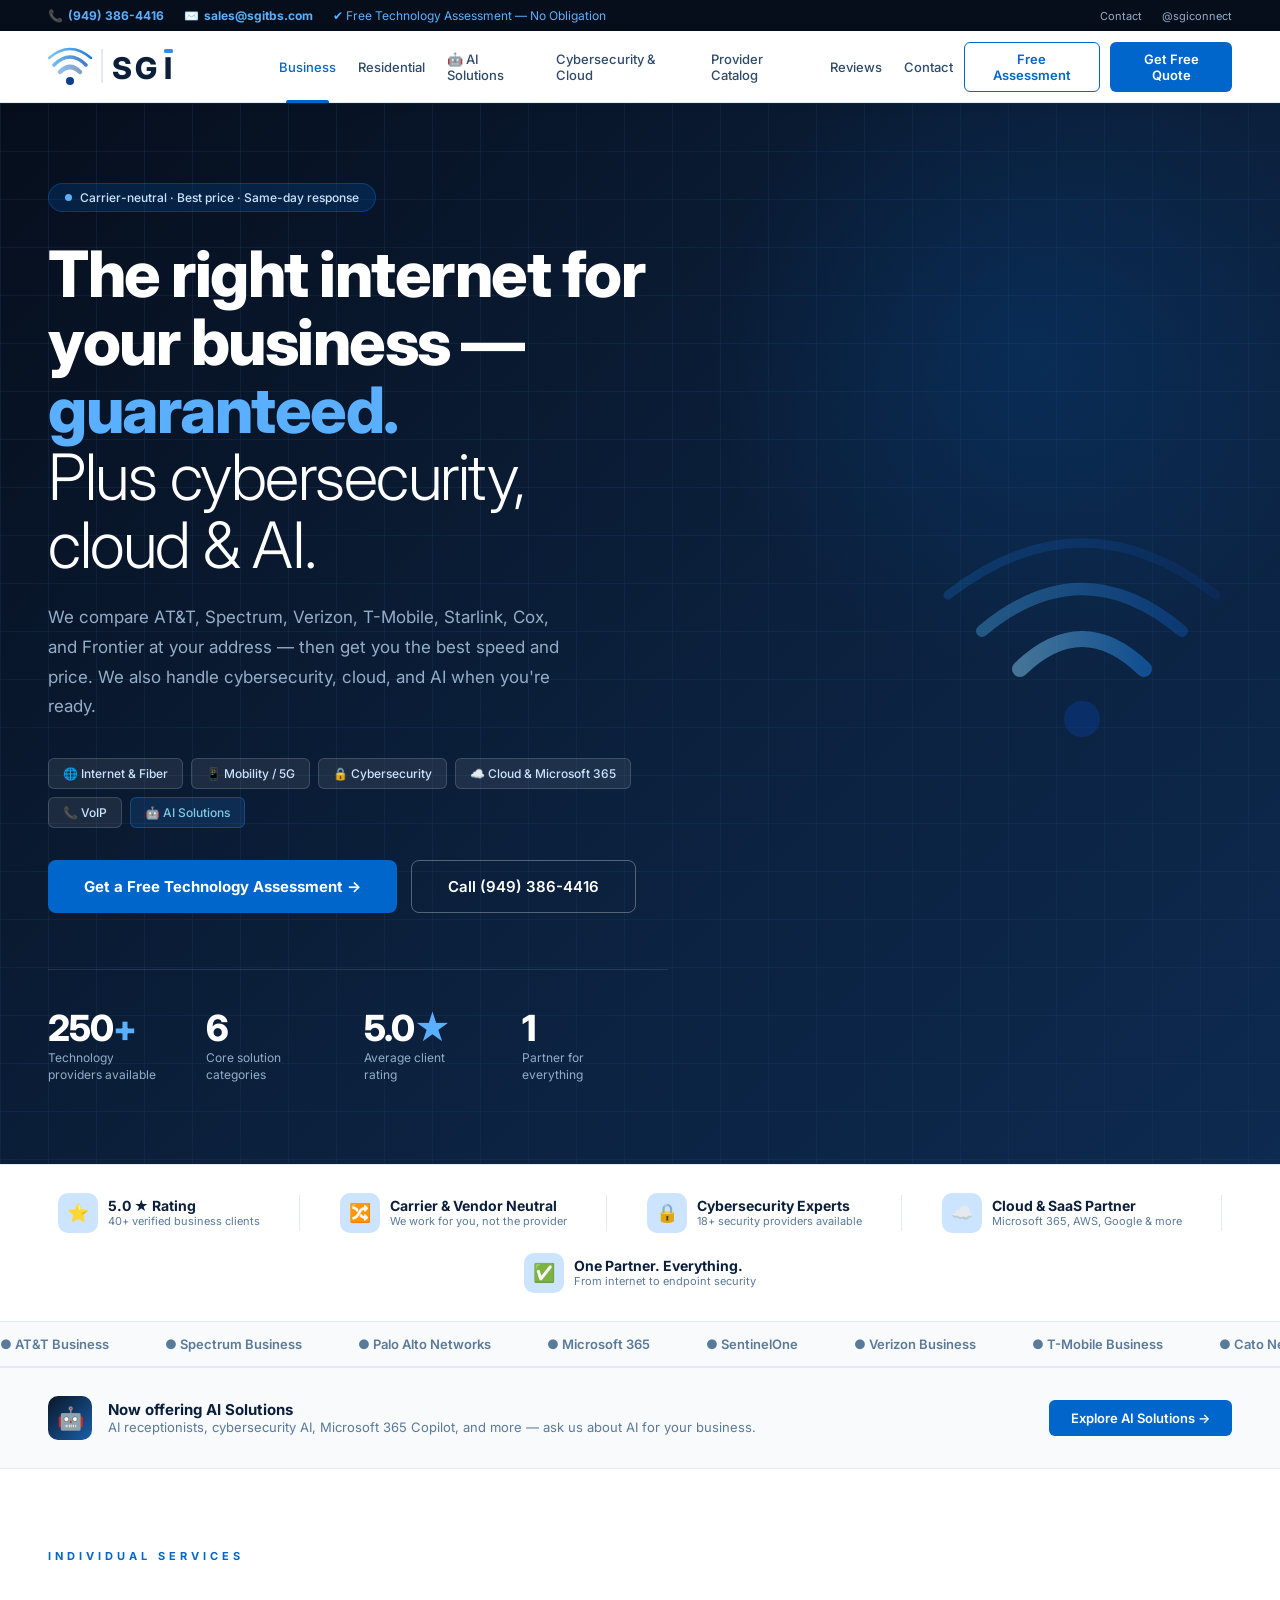
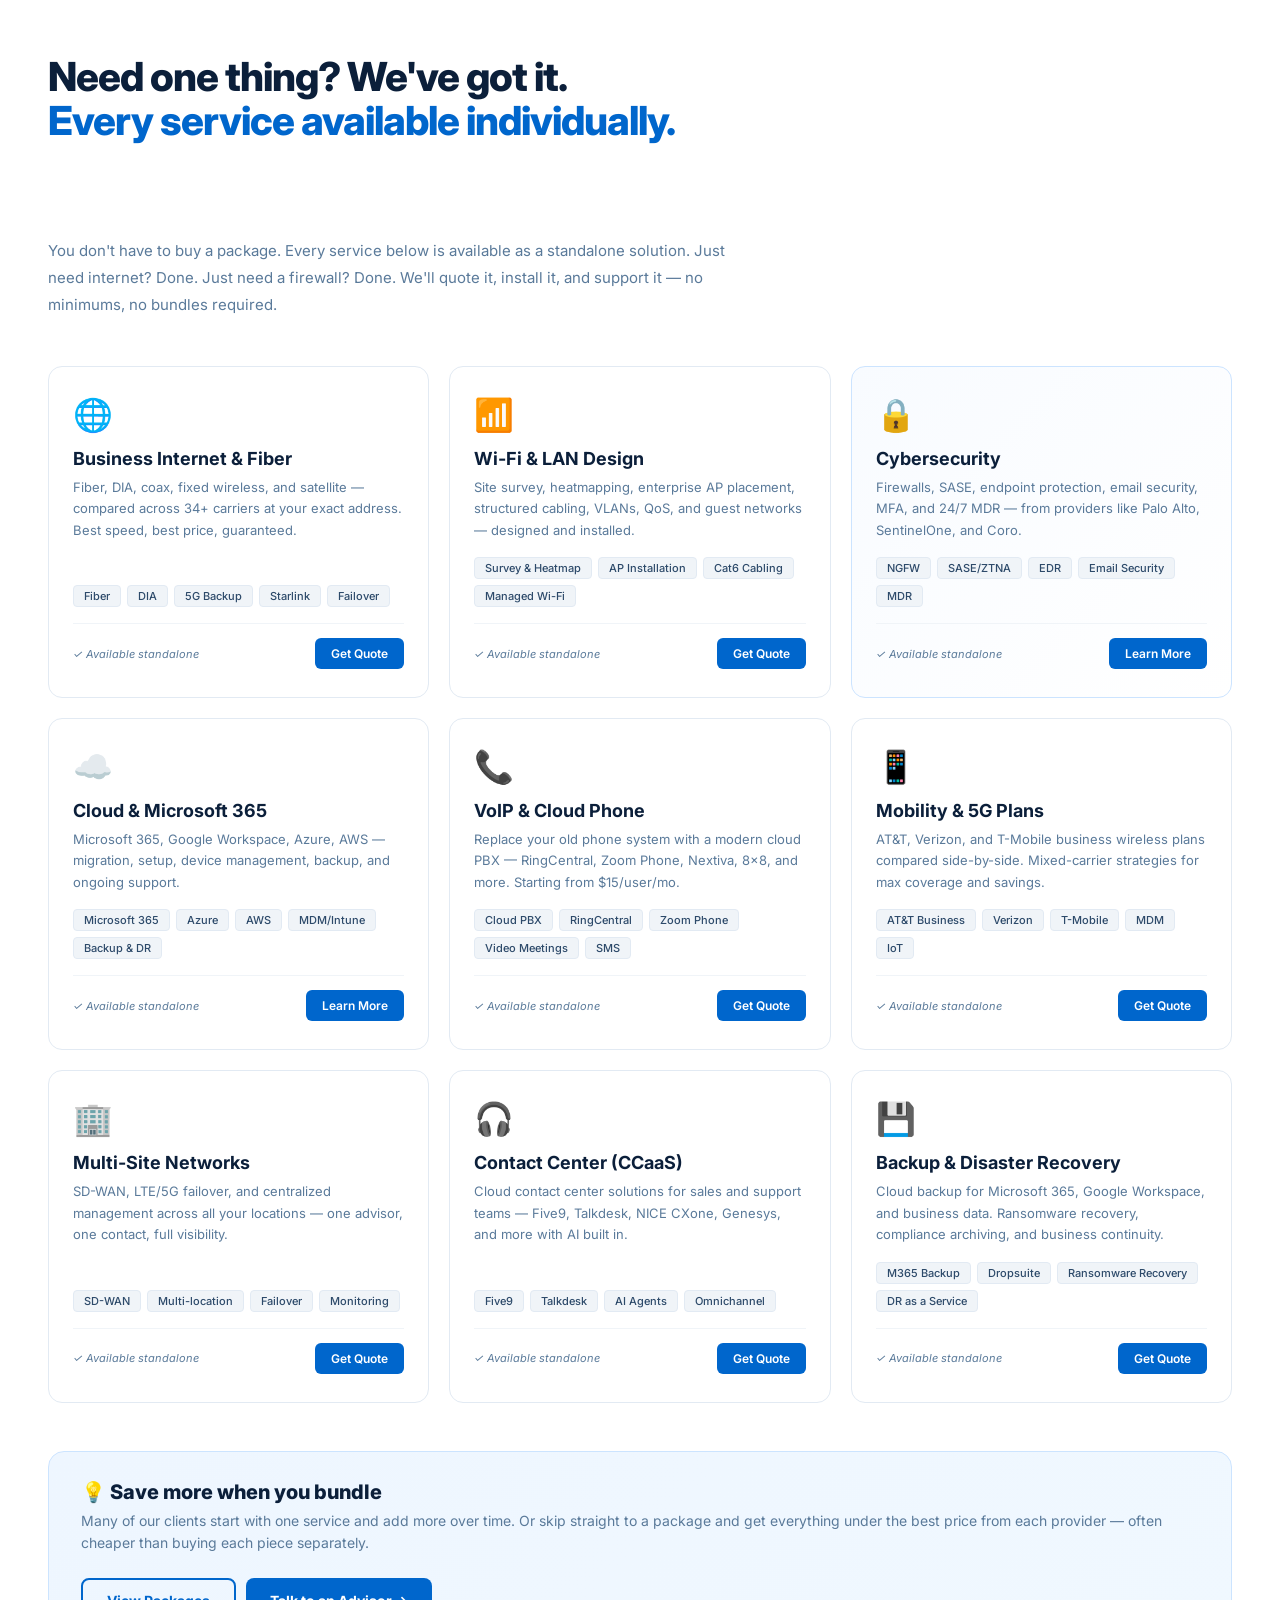
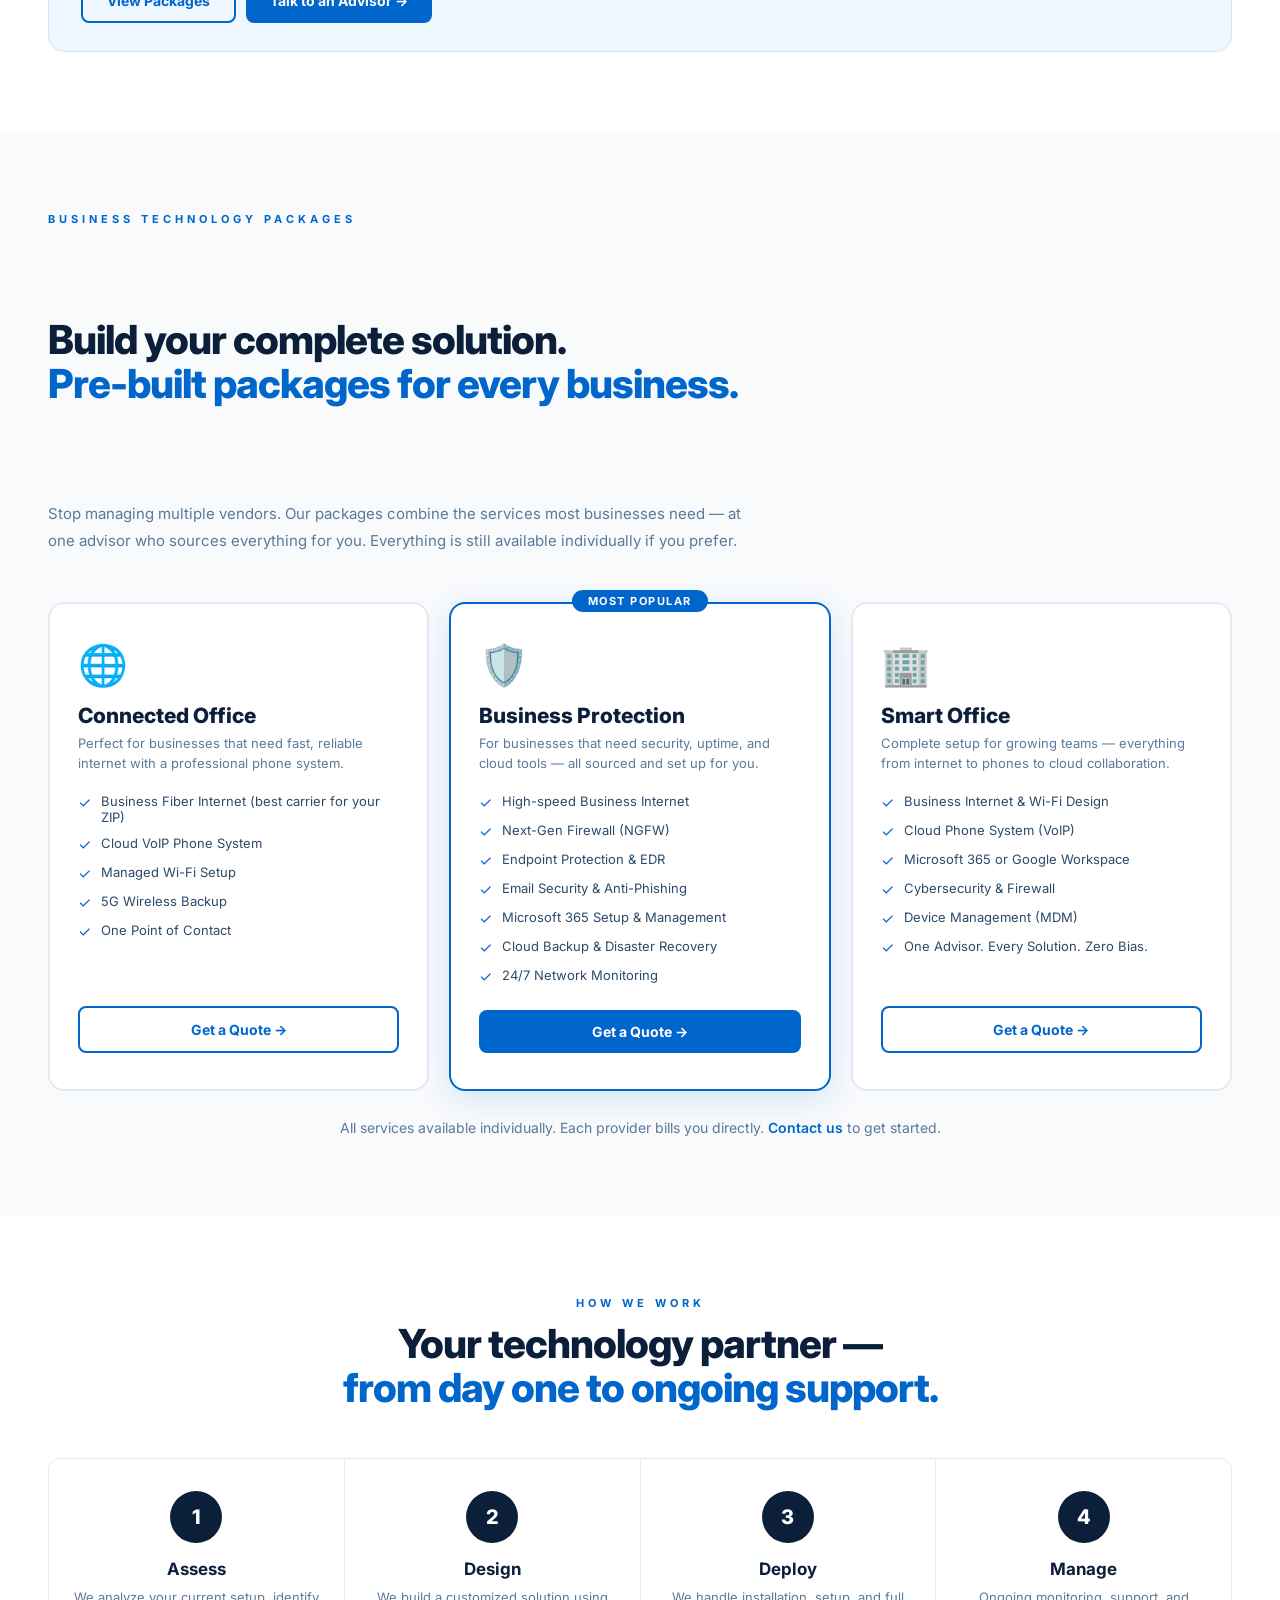
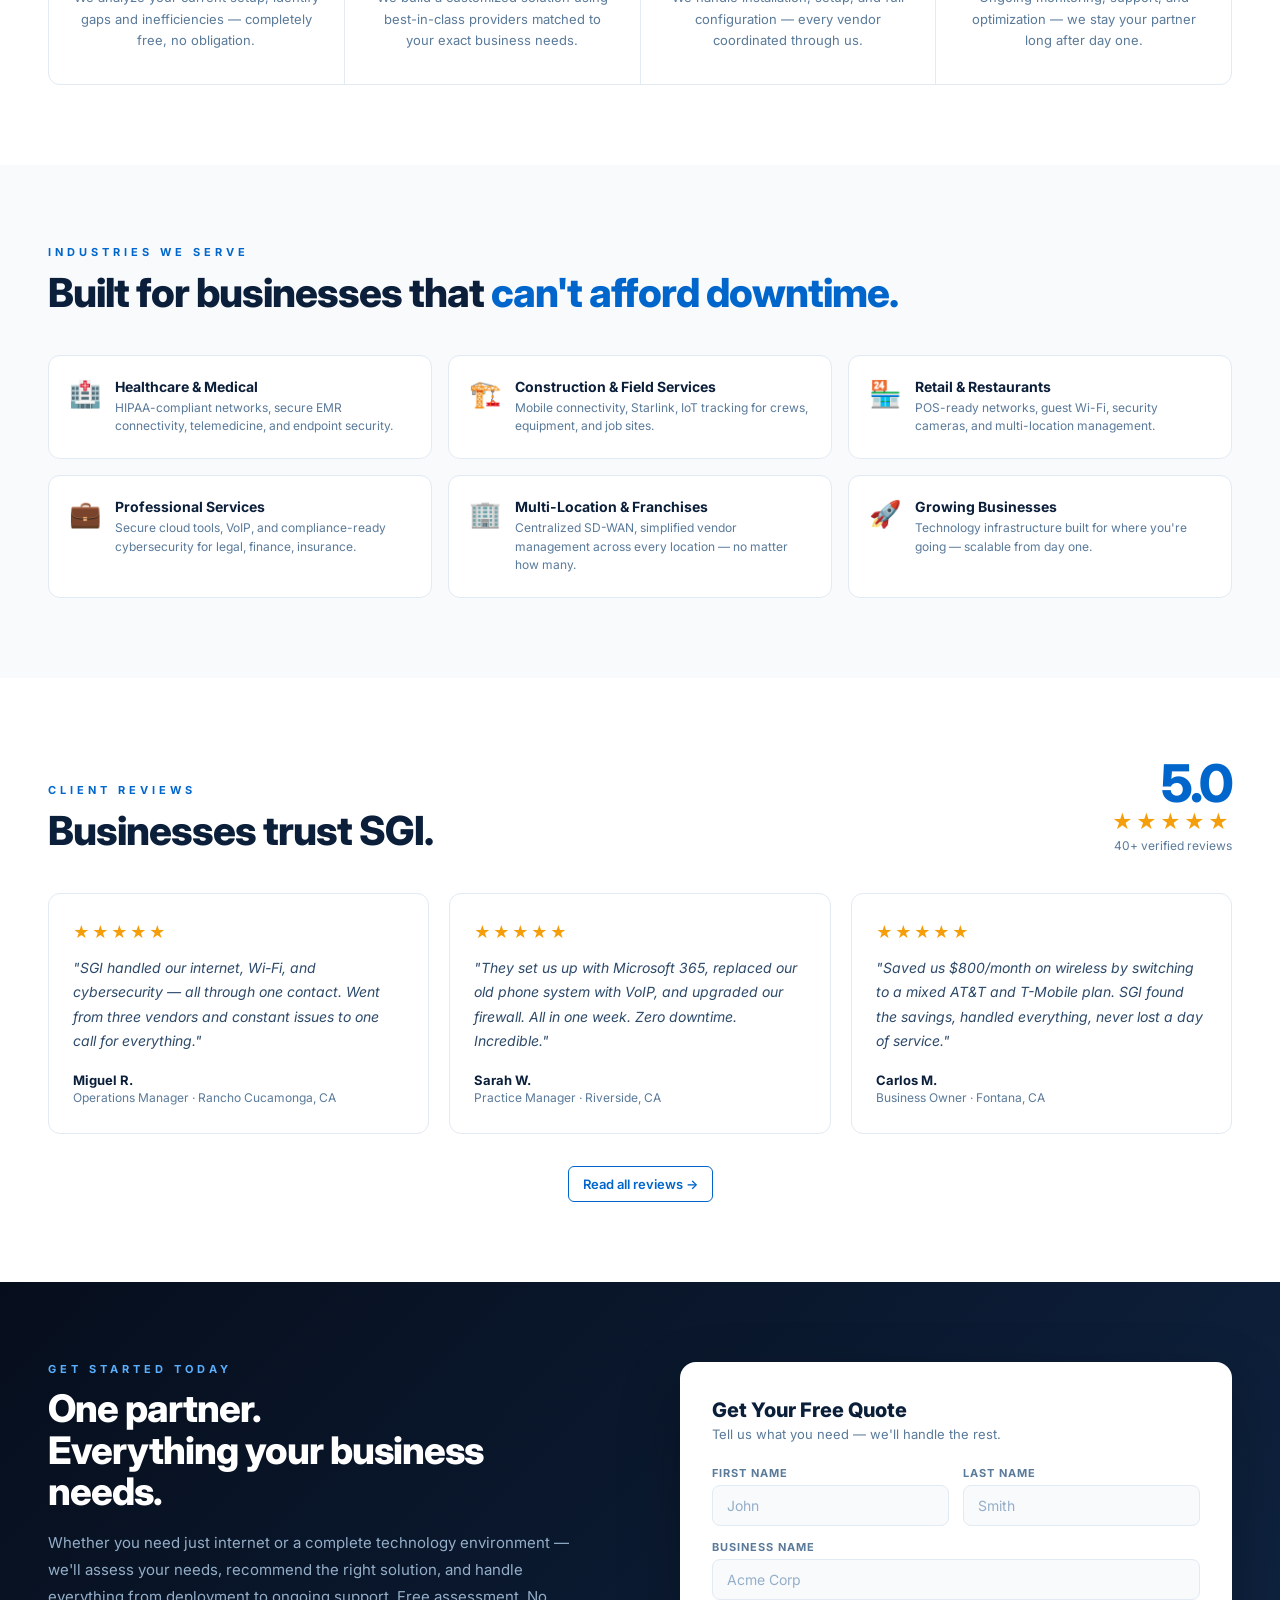
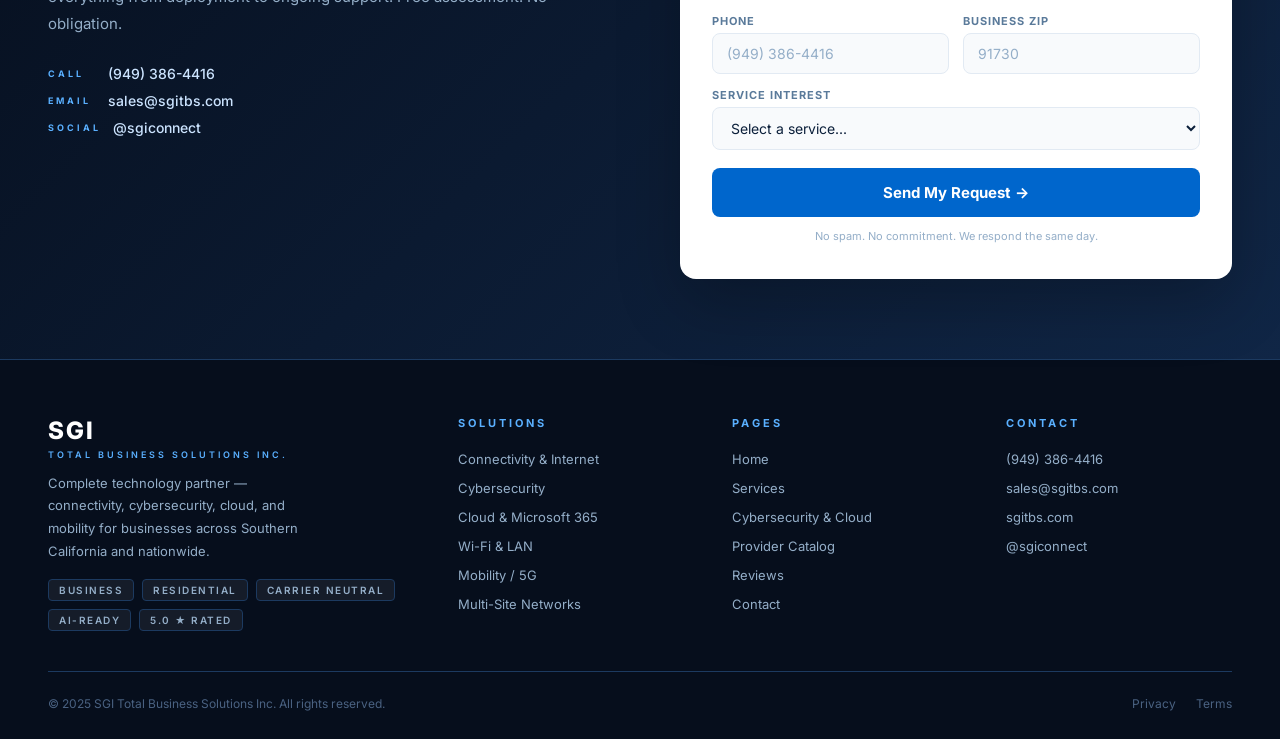
<file: index.html>
<!DOCTYPE html>
<html lang="en">
<head>
<meta charset="UTF-8"/>
<meta name="viewport" content="width=device-width, initial-scale=1.0"/>
<title>SGI Total Business Solutions — Internet · Cybersecurity · Cloud · Mobility</title>
<meta name="description" content="SGI delivers internet, cybersecurity, cloud, and mobility solutions for businesses — individually or as a complete managed package. Carrier-neutral. One partner. Southern California and nationwide."/>
<link href="https://fonts.googleapis.com/css2?family=Inter:wght@300;400;500;600;700;800;900&display=swap" rel="stylesheet"/>
<style>



/* ═══════════════════════════════════════
   SGI TOTAL BUSINESS SOLUTIONS
   shared.css — used by all pages
═══════════════════════════════════════ */

*, *::before, *::after { box-sizing: border-box; margin: 0; padding: 0; }

:root {
  --navy:       #0b1f3a;
  --navy-deep:  #060e1c;
  --navy-mid:   #102646;
  --navy-border:#1c3a60;
  --blue:       #0066cc;
  --blue-mid:   #1a7de0;
  --blue-light: #5ab0ff;
  --blue-pale:  #cce4ff;
  --white:      #ffffff;
  --gray-50:    #f8fafc;
  --gray-100:   #f0f4f8;
  --gray-200:   #e2eaf3;
  --gray-400:   #94aec8;
  --gray-600:   #4a6282;
  --text-dark:  #0b1f3a;
  --text-mid:   #2d4a6a;
  --text-muted: #5a7a9a;
}

html { scroll-behavior: smooth; }
body { font-family: 'Inter', sans-serif; font-weight: 400; color: var(--text-dark); background: #fff; overflow-x: hidden; }
a { text-decoration: none; }
::-webkit-scrollbar { width: 4px; }
::-webkit-scrollbar-track { background: var(--navy-deep); }
::-webkit-scrollbar-thumb { background: var(--navy-border); }

/* ── TOP BAR ── */
.topbar { background: var(--navy-deep); padding: 8px 48px; display: flex; align-items: center; justify-content: space-between; flex-wrap: wrap; gap: 8px; }
.topbar-left { display: flex; gap: 20px; flex-wrap: wrap; }
.topbar-item { font-size: 12px; color: var(--gray-400); display: flex; align-items: center; gap: 5px; }
.topbar-item strong { color: var(--blue-light); }
.tbs-highlight { color: #5ab0ff; }
.topbar-right { display: flex; gap: 20px; }
.topbar-right a { font-size: 11px; color: var(--gray-400); transition: color .2s; }
.topbar-right a:hover { color: white; }

/* ── NAV ── */
.nav { background: white; border-bottom: 1px solid var(--gray-200); display: flex; align-items: center; justify-content: space-between; padding: 0 48px; height: 72px; box-shadow: 0 1px 12px rgba(0,0,0,.06); position: sticky; top: 0; z-index: 1000; }
.nav-logo-wrap { display: flex; align-items: center; cursor: pointer; }
.nav-links { display: flex; list-style: none; gap: 0; }
.nav-links a { padding: 0 11px; height: 72px; display: flex; align-items: center; font-size: 13px; font-weight: 500; color: var(--text-mid); transition: color .2s; position: relative; }
.nav-links a::after { content:''; position:absolute; bottom:0; left:18px; right:18px; height:3px; background:var(--blue); transform:scaleX(0); transition:transform .2s; border-radius:2px 2px 0 0; }
.nav-links a:hover, .nav-links a.active { color: var(--blue); }
.nav-links a:hover::after, .nav-links a.active::after { transform:scaleX(1); }
.nav-right { display: flex; gap: 10px; }

/* Buttons */
.btn-ghost { background:transparent; color:var(--blue); border:1.5px solid var(--blue); border-radius:6px; padding:8px 14px; font-family:'Inter',sans-serif; font-size:13px; font-weight:600; cursor:pointer; transition:all .2s; }
.btn-ghost:hover { background:var(--blue); color:white; }
.btn-solid { background:var(--blue); color:white; border:none; border-radius:6px; padding:9px 14px; font-family:'Inter',sans-serif; font-size:13px; font-weight:600; cursor:pointer; transition:all .2s; }
.btn-solid:hover { background:var(--blue-mid); transform:translateY(-1px); }

/* Hamburger */
.hamburger { display:none; background:none; border:none; font-size:22px; cursor:pointer; color:var(--text-dark); padding:8px; }
.mobile-menu { display:none; flex-direction:column; background:white; border-bottom:1px solid var(--gray-200); padding:12px 24px; gap:4px; position:sticky; top:72px; z-index:999; box-shadow:0 4px 12px rgba(0,0,0,.08); }
.mobile-menu.open { display:flex; }
.mobile-menu a { font-size:15px; font-weight:500; color:var(--text-mid); padding:10px 0; border-bottom:1px solid var(--gray-100); }
.mobile-menu a:last-child { border-bottom:none; }
.mobile-menu .mobile-cta { background:var(--blue); color:white; text-align:center; border-radius:6px; padding:12px; margin-top:8px; font-weight:600; border-bottom:none; }

/* ── HERO ── */
.hero { min-height:92vh; display:flex; align-items:center; padding:80px 48px; position:relative; overflow:hidden; background:linear-gradient(135deg,var(--navy-deep) 0%,var(--navy) 50%,#0d2a50 100%); }
.hero-bg { position:absolute; inset:0; background-image:linear-gradient(rgba(28,58,96,.3) 1px,transparent 1px),linear-gradient(90deg,rgba(28,58,96,.3) 1px,transparent 1px); background-size:48px 48px; }
.hero-glow { position:absolute; top:-100px; right:-100px; width:700px; height:700px; background:radial-gradient(circle,rgba(0,102,204,.18) 0%,transparent 65%); pointer-events:none; }
.hero-content { position:relative; z-index:2; max-width:620px; }
.hero-badge { display:inline-flex; align-items:center; gap:8px; background:rgba(0,102,204,.2); border:1px solid rgba(0,102,204,.4); border-radius:100px; padding:6px 16px; margin-bottom:28px; }
.badge-dot { width:7px; height:7px; border-radius:50%; background:var(--blue-light); animation:pulse 2s infinite; }
@keyframes pulse { 0%,100%{opacity:1}50%{opacity:.4} }
.hero-badge span { font-size:12px; font-weight:500; color:#cce4ff; }
.hero h1 { font-size:64px; font-weight:800; line-height:1.06; color:white; margin-bottom:24px; letter-spacing:-1.5px; }
.hero h1 .blue { color:var(--blue-light); }
.hero h1 .thin { font-weight:300; }
.hero-sub { font-size:17px; color:var(--gray-400); line-height:1.75; max-width:520px; margin-bottom:36px; }
.hero-pills { display:flex; gap:10px; flex-wrap:wrap; margin-bottom:40px; }
.hero-pill { background:rgba(255,255,255,.07); border:1px solid rgba(255,255,255,.12); border-radius:6px; padding:7px 14px; font-size:12px; font-weight:500; color:#cce4ff; }
.hero-btns { display:flex; gap:14px; flex-wrap:wrap; margin-bottom:56px; }
.btn-hero-primary { background:var(--blue); color:white; border:none; border-radius:8px; padding:16px 36px; font-family:'Inter',sans-serif; font-size:15px; font-weight:700; cursor:pointer; transition:all .2s; }
.btn-hero-primary:hover { background:var(--blue-mid); transform:translateY(-2px); box-shadow:0 12px 32px rgba(0,102,204,.4); }
.btn-hero-outline { background:transparent; color:white; border:1.5px solid rgba(255,255,255,.3); border-radius:8px; padding:16px 36px; font-family:'Inter',sans-serif; font-size:15px; font-weight:600; cursor:pointer; transition:all .2s; }
.btn-hero-outline:hover { border-color:white; background:rgba(255,255,255,.07); }
.hero-stats { display:flex; gap:48px; flex-wrap:wrap; padding-top:40px; border-top:1px solid rgba(255,255,255,.1); }
.h-stat { display:flex; flex-direction:column; gap:4px; }
.h-stat-num { font-size:36px; font-weight:800; color:white; letter-spacing:-1px; line-height:1; }
.h-stat-num span { color:var(--blue-light); }
.h-stat-label { font-size:12px; color:var(--gray-400); max-width:110px; line-height:1.4; }
.hero-visual { position:absolute; right:48px; top:50%; transform:translateY(-50%); z-index:2; opacity:.7; }

/* ── TRUST BAR ── */
.trust-bar { background:white; border-bottom:1px solid var(--gray-200); padding:18px 48px; display:flex; align-items:center; justify-content:space-between; flex-wrap:wrap; gap:16px; }
.trust-item { display:flex; align-items:center; gap:10px; }
.trust-icon { width:36px; height:36px; background:var(--blue-pale); border-radius:8px; display:flex; align-items:center; justify-content:center; font-size:16px; flex-shrink:0; }
.ti-title { font-size:14px; font-weight:700; color:var(--text-dark); }
.ti-sub { font-size:11px; color:var(--text-muted); }
.trust-div { width:1px; height:32px; background:var(--gray-200); }

/* ── TICKER ── */
.ticker-wrap { background:var(--gray-50); border-bottom:1px solid var(--gray-200); padding:14px 0; overflow:hidden; }
.ticker-track { display:flex; gap:56px; animation:ticker 28s linear infinite; white-space:nowrap; }
.ticker-chip { font-size:13px; font-weight:600; color:var(--text-muted); flex-shrink:0; }
@keyframes ticker { from{transform:translateX(0)} to{transform:translateX(-50%)} }

/* ── SECTIONS ── */
.section-light { padding:80px 48px; background:white; }
.section-gray  { padding:80px 48px; background:var(--gray-50); }
.section-dark  { padding:80px 48px; background:var(--navy-deep); }
.section-navy  { padding:80px 48px; background:var(--navy); }
.section-label { font-size:11px; font-weight:700; letter-spacing:4px; text-transform:uppercase; color:var(--blue); margin-bottom:12px; }
.section-label.light { color:var(--blue-light); }
.section-title { font-size:44px; font-weight:800; line-height:1.1; letter-spacing:-1px; color:var(--text-dark); margin-bottom:16px; }
.section-title.light { color:white; }
.section-title .blue { color:var(--blue); }
.section-sub { font-size:16px; color:var(--text-muted); line-height:1.7; max-width:540px; margin-bottom:48px; }
.section-header-row { display:flex; align-items:flex-end; justify-content:space-between; margin-bottom:40px; flex-wrap:wrap; gap:20px; }
.see-all-btn { background:transparent; color:var(--blue); border:1.5px solid var(--blue); border-radius:6px; padding:9px 14px; font-size:13px; font-weight:600; cursor:pointer; transition:all .2s; white-space:nowrap; display:inline-block; }
.see-all-btn:hover { background:var(--blue); color:white; }

/* Services grid */
.services-grid { display:grid; grid-template-columns:repeat(3,1fr); gap:20px; }
.svc-card { background:white; border:1px solid var(--gray-200); border-radius:12px; padding:28px 24px; transition:all .25s; position:relative; overflow:hidden; }
.svc-card::before { content:''; position:absolute; top:0; left:0; right:0; height:4px; background:linear-gradient(90deg,var(--blue),var(--blue-light)); transform:scaleX(0); transform-origin:left; transition:transform .3s; }
.svc-card:hover { transform:translateY(-4px); box-shadow:0 16px 40px rgba(0,102,204,.12); border-color:var(--blue-pale); }
.svc-card:hover::before { transform:scaleX(1); }
.svc-icon { font-size:28px; margin-bottom:16px; }
.svc-card h3 { font-size:18px; font-weight:700; color:var(--text-dark); margin-bottom:10px; }
.svc-card p { font-size:14px; color:var(--text-muted); line-height:1.65; }

/* Why grid */
.why-grid { display:grid; grid-template-columns:1fr 1fr; gap:1px; background:var(--gray-200); border:1px solid var(--gray-200); border-radius:8px; overflow:hidden; margin-top:40px; }
.why-card { background:white; padding:36px 32px; }
.why-card.featured { background:var(--gray-50); }
.why-num { font-size:56px; font-weight:800; color:var(--gray-200); line-height:1; margin-bottom:12px; letter-spacing:-2px; }
.why-card h3 { font-size:22px; font-weight:700; color:var(--text-dark); margin-bottom:10px; }
.why-card p { font-size:14px; color:var(--text-muted); line-height:1.75; }

/* Reviews */
.reviews-grid { display:grid; grid-template-columns:repeat(3,1fr); gap:20px; }
.review-card { background:white; border:1px solid var(--gray-200); border-radius:12px; padding:28px 24px; transition:all .2s; }
.review-card:hover { border-color:var(--blue-pale); box-shadow:0 8px 28px rgba(0,0,0,.07); transform:translateY(-2px); }
.rev-stars { color:#f59e0b; font-size:16px; letter-spacing:2px; margin-bottom:14px; }
.rev-text { font-size:14px; color:var(--text-mid); line-height:1.75; margin-bottom:18px; font-style:italic; }
.rev-author { font-size:13px; font-weight:700; color:var(--text-dark); }
.rev-biz { font-size:12px; color:var(--text-muted); margin-top:2px; }
.rating-block { text-align:right; }
.rating-num { font-size:48px; font-weight:800; color:var(--blue); line-height:1; letter-spacing:-2px; }
.rating-stars { color:#f59e0b; font-size:18px; letter-spacing:2px; }
.rating-sub { font-size:12px; color:var(--text-muted); margin-top:4px; }

/* CTA band */
.cta-band { background:linear-gradient(135deg,var(--navy-deep) 0%,var(--navy-mid) 100%); padding:80px 48px; display:grid; grid-template-columns:1fr 1fr; gap:80px; align-items:start; }
.cta-left h2 { font-size:40px; font-weight:800; color:white; line-height:1.1; letter-spacing:-1px; margin-bottom:16px; }
.cta-left p { font-size:15px; color:var(--gray-400); line-height:1.8; margin-bottom:28px; }
.cta-contacts { display:flex; flex-direction:column; gap:10px; }
.cta-contact { display:flex; align-items:center; gap:12px; font-size:14px; font-weight:500; color:#cce4ff; }
.cc-label { font-size:9px; font-weight:700; letter-spacing:3px; text-transform:uppercase; color:var(--blue-light); min-width:48px; }

/* Quote form */
.quote-form { background:white; border-radius:16px; padding:36px 32px; box-shadow:0 24px 64px rgba(0,0,0,.24); }
.form-title { font-size:20px; font-weight:800; color:var(--text-dark); margin-bottom:4px; }
.form-sub { font-size:13px; color:var(--text-muted); margin-bottom:24px; }
.form-grp { display:flex; flex-direction:column; gap:5px; margin-bottom:14px; }
.form-grp label { font-size:11px; font-weight:700; letter-spacing:1px; text-transform:uppercase; color:var(--text-muted); }
.form-grp input, .form-grp select { width:100%; background:var(--gray-50); border:1.5px solid var(--gray-200); border-radius:8px; padding:11px 14px; font-family:'Inter',sans-serif; font-size:14px; color:var(--text-dark); outline:none; transition:border-color .2s; }
.form-grp input:focus, .form-grp select:focus { border-color:var(--blue); background:white; box-shadow:0 0 0 3px rgba(0,102,204,.1); }
.form-grp input::placeholder { color:var(--gray-400); }
.form-row-2 { display:grid; grid-template-columns:1fr 1fr; gap:14px; }
.form-btn { width:100%; background:var(--blue); color:white; border:none; border-radius:8px; padding:15px; font-family:'Inter',sans-serif; font-size:15px; font-weight:700; cursor:pointer; margin-top:4px; transition:all .2s; }
.form-btn:hover { background:var(--blue-mid); transform:translateY(-1px); box-shadow:0 8px 24px rgba(0,102,204,.35); }
.form-disclaimer { font-size:11px; color:var(--gray-400); text-align:center; margin-top:12px; }

/* ── FOOTER ── */
.footer { background:var(--navy-deep); padding:56px 48px 28px; border-top:1px solid var(--navy-border); }
.footer-top { display:grid; grid-template-columns:1.6fr 1fr 1fr 1fr; gap:48px; padding-bottom:40px; border-bottom:1px solid var(--navy-border); margin-bottom:24px; }
.footer-logo { font-family:'Inter',sans-serif; font-size:24px; font-weight:800; color:white; letter-spacing:2px; }
.footer-tagline { font-size:9px; font-weight:600; letter-spacing:3px; text-transform:uppercase; color:var(--blue-light); margin:4px 0 12px; }
.footer-brand p { font-size:13px; color:var(--gray-400); line-height:1.75; max-width:260px; margin-bottom:16px; }
.footer-badges { display:flex; gap:8px; flex-wrap:wrap; }
.footer-badges span { background:rgba(255,255,255,.06); border:1px solid var(--navy-border); border-radius:4px; padding:4px 10px; font-size:10px; font-weight:600; letter-spacing:1.5px; text-transform:uppercase; color:var(--gray-400); }
.footer-col h4 { font-size:11px; font-weight:700; letter-spacing:3px; text-transform:uppercase; color:var(--blue-light); margin-bottom:18px; }
.footer-col ul { list-style:none; display:flex; flex-direction:column; gap:9px; }
.footer-col a { font-size:13px; color:var(--gray-400); transition:color .2s; }
.footer-col a:hover { color:white; }
.footer-bottom { display:flex; align-items:center; justify-content:space-between; flex-wrap:wrap; gap:12px; font-size:12px; color:var(--gray-600); }
.footer-links { display:flex; gap:20px; }
.footer-links a { font-size:12px; color:var(--gray-600); transition:color .2s; }
.footer-links a:hover { color:var(--blue-light); }

/* ── PAGE HERO (inner pages) ── */
.page-hero { background:linear-gradient(135deg,var(--navy-deep) 0%,var(--navy) 60%,#0d2a50 100%); padding:72px 48px 60px; position:relative; overflow:hidden; }
.page-hero::before { content:''; position:absolute; inset:0; background-image:linear-gradient(rgba(28,58,96,.3) 1px,transparent 1px),linear-gradient(90deg,rgba(28,58,96,.3) 1px,transparent 1px); background-size:48px 48px; }
.page-hero-inner { position:relative; z-index:2; }
.page-hero h1 { font-size:52px; font-weight:800; color:white; line-height:1.1; letter-spacing:-1.5px; margin-bottom:16px; }
.page-hero p { font-size:18px; color:var(--gray-400); line-height:1.75; max-width:600px; }

/* ── COMPARE TABLE ── */
.compare-wrap { overflow-x:auto; border-radius:12px; border:1px solid var(--gray-200); box-shadow:0 4px 24px rgba(0,0,0,.06); }
.compare-table { width:100%; border-collapse:collapse; min-width:680px; }
.compare-table th { padding:18px 22px; font-size:13px; font-weight:700; text-align:left; border-bottom:2px solid var(--gray-200); }
.compare-table th.sgi-col { background:var(--navy); color:white; text-align:center; }
.compare-table th.car-col { background:white; color:var(--text-mid); text-align:center; }
.compare-table th:first-child { background:var(--gray-50); color:var(--text-muted); }
.compare-table td { padding:14px 22px; font-size:14px; border-bottom:1px solid var(--gray-100); vertical-align:middle; }
.compare-table td:first-child { font-weight:600; color:var(--text-mid); background:var(--gray-50); font-size:13px; }
.compare-table td.sgi-col { background:rgba(0,102,204,.04); text-align:center; font-weight:600; color:var(--blue); }
.compare-table td.car-col { text-align:center; color:var(--text-muted); }
.compare-table tr:last-child td { border-bottom:none; }
.chk { color:#16a34a; font-size:18px; }
.crs { color:#dc2626; font-size:16px; }
.prt { color:#d97706; font-size:13px; font-weight:600; }

/* ── STEPS ── */
.steps-row { display:grid; grid-template-columns:repeat(4,1fr); gap:0; position:relative; margin-top:48px; }
.steps-row::before { content:''; position:absolute; top:28px; left:calc(12.5% + 4px); right:calc(12.5% + 4px); height:2px; background:var(--blue-pale); z-index:0; }
.step { display:flex; flex-direction:column; align-items:center; text-align:center; padding:0 20px; position:relative; z-index:1; }
.step-num { width:56px; height:56px; border-radius:50%; background:var(--navy); color:white; display:flex; align-items:center; justify-content:center; font-size:20px; font-weight:800; margin-bottom:16px; border:4px solid white; box-shadow:0 0 0 2px var(--blue); }
.step h3 { font-size:16px; font-weight:700; color:var(--text-dark); margin-bottom:8px; }
.step p { font-size:13px; color:var(--text-muted); line-height:1.6; }

/* ── CARRIER CARDS ── */
.carrier-grid { display:grid; grid-template-columns:repeat(4,1fr); gap:16px; margin-top:16px; }
.carrier-card { background:white; border:1px solid var(--gray-200); border-radius:12px; padding:22px 18px; display:flex; flex-direction:column; gap:6px; transition:all .2s; }
.carrier-card:hover { border-color:var(--blue); box-shadow:0 4px 20px rgba(0,102,204,.1); transform:translateY(-2px); }
.carrier-dot { width:6px; height:6px; border-radius:50%; background:var(--blue); margin-bottom:4px; }
.carrier-name { font-size:16px; font-weight:700; color:var(--text-dark); }
.carrier-type { font-size:12px; color:var(--text-muted); line-height:1.4; }
.carrier-tag { display:inline-block; background:var(--blue-pale); color:var(--blue); font-size:10px; font-weight:700; letter-spacing:1px; text-transform:uppercase; padding:3px 10px; border-radius:100px; margin-top:4px; }

/* ── RESPONSIVE ── */
@media(max-width:960px){
  .ai-talk-grid { grid-template-columns: 1fr !important; gap: 32px !important; }
  
  .topbar, .nav, .section-light, .section-gray, .section-dark, .section-navy, .cta-band, .footer, .page-hero { padding-left:20px; padding-right:20px; }
  .trust-bar { padding:16px 20px; }
  .nav-links, .nav-right { display:none; }
  .hamburger { display:block; }
  .hero { padding:80px 24px 60px; min-height:auto; }
  .hero h1 { font-size:40px; }
  .hero-visual { display:none; }
  .hero-stats { gap:24px; }
  .services-grid, .reviews-grid { grid-template-columns:1fr; }
  .why-grid { grid-template-columns:1fr; }
  .steps-row { grid-template-columns:repeat(2,1fr); gap:36px; }
  .steps-row::before { display:none; }
  .carrier-grid { grid-template-columns:repeat(2,1fr); }
  .cta-band { grid-template-columns:1fr; gap:40px; }
  .footer-top { grid-template-columns:1fr 1fr; gap:28px; }
  .section-title { font-size:32px; }
  .page-hero h1 { font-size:36px; }
  .compare-table th, .compare-table td { padding:10px 14px; font-size:12px; }
  .form-row-2 { grid-template-columns:1fr; }
}



/* ── NEW SECTIONS ── */
.solutions-grid {
  display: grid;
  grid-template-columns: repeat(3,1fr);
  gap: 20px;
}
.sol-card {
  background: white;
  border: 1px solid var(--gray-200);
  border-radius: 14px;
  padding: 32px 28px;
  transition: all .25s;
  position: relative;
  overflow: hidden;
}
.sol-card::before {
  content:'';
  position:absolute;
  top:0;left:0;right:0;height:4px;
  background:linear-gradient(90deg,var(--blue),var(--blue-light));
  transform:scaleX(0);transform-origin:left;
  transition:transform .3s;
}
.sol-card:hover { transform:translateY(-4px); box-shadow:0 16px 40px rgba(0,102,204,.12); border-color:var(--blue-pale); }
.sol-card:hover::before { transform:scaleX(1); }
.sol-icon { font-size:32px; margin-bottom:16px; }
.sol-card h3 { font-size:19px; font-weight:700; color:var(--text-dark); margin-bottom:10px; }
.sol-card p { font-size:14px; color:var(--text-muted); line-height:1.65; margin-bottom:16px; }
.sol-tags { display:flex; flex-wrap:wrap; gap:6px; }
.sol-tag { background:var(--gray-100); border:1px solid var(--gray-200); border-radius:4px; padding:3px 10px; font-size:11px; font-weight:500; color:var(--text-mid); }
.sol-link { display:inline-flex; align-items:center; gap:4px; margin-top:14px; font-size:13px; font-weight:600; color:var(--blue); transition:gap .2s; }
.sol-link:hover { gap:8px; }

/* How we work */
.how-grid {
  display:grid;
  grid-template-columns:repeat(4,1fr);
  gap:1px;
  background:var(--gray-200);
  border:1px solid var(--gray-200);
  border-radius:12px;
  overflow:hidden;
  margin-top:48px;
}
.how-card {
  background:white;
  padding:36px 28px;
  text-align:center;
  transition:background .2s;
}
.how-card:hover { background:var(--gray-50); }
.how-num {
  width:52px;height:52px;
  border-radius:50%;
  background:var(--navy);
  color:white;
  display:flex;align-items:center;justify-content:center;
  font-size:20px;font-weight:800;
  margin:0 auto 18px;
}
.how-title { font-size:17px; font-weight:700; color:var(--text-dark); margin-bottom:10px; }
.how-desc { font-size:13px; color:var(--text-muted); line-height:1.65; }

/* Industries */
.industries-grid {
  display:grid;
  grid-template-columns:repeat(3,1fr);
  gap:16px;
  margin-top:40px;
}
.ind-card {
  background:white;
  border:1px solid var(--gray-200);
  border-radius:12px;
  padding:24px 22px;
  display:flex;
  align-items:flex-start;
  gap:16px;
  transition:all .2s;
}
.ind-card:hover { border-color:var(--blue-pale); box-shadow:0 4px 20px rgba(0,102,204,.08); transform:translateY(-2px); }
.ind-icon { font-size:28px; flex-shrink:0; }
.ind-card h3 { font-size:15px; font-weight:700; color:var(--text-dark); margin-bottom:5px; }
.ind-card p { font-size:12px; color:var(--text-muted); line-height:1.5; }

/* Packages */
.packages-grid {
  display:grid;
  grid-template-columns:repeat(3,1fr);
  gap:20px;
  margin-top:40px;
}
.pkg-card {
  background:white;
  border:2px solid var(--gray-200);
  border-radius:16px;
  padding:36px 28px;
  position:relative;
  transition:all .25s;
  display:flex;
  flex-direction:column;
}
.pkg-card.featured {
  border-color:var(--blue);
  box-shadow:0 8px 32px rgba(0,102,204,.15);
}
.pkg-badge {
  position:absolute;
  top:-14px;left:50%;transform:translateX(-50%);
  background:var(--blue);
  color:white;
  font-size:11px;font-weight:700;
  letter-spacing:1.5px;text-transform:uppercase;
  padding:4px 16px;
  border-radius:100px;
  white-space:nowrap;
}
.pkg-icon { font-size:36px; margin-bottom:14px; }
.pkg-name { font-size:20px; font-weight:800; color:var(--text-dark); margin-bottom:6px; }
.pkg-tagline { font-size:13px; color:var(--text-muted); margin-bottom:20px; line-height:1.5; }
.pkg-includes { list-style:none; display:flex; flex-direction:column; gap:10px; margin-bottom:24px; flex:1; }
.pkg-includes li { display:flex; align-items:flex-start; gap:10px; font-size:13px; color:var(--text-mid); }
.pkg-check { color:var(--blue); font-size:15px; flex-shrink:0; margin-top:1px; }
.pkg-btn {
  background:var(--blue);color:white;border:none;border-radius:8px;
  padding:13px;font-family:'Inter',sans-serif;font-size:14px;font-weight:700;
  cursor:pointer;transition:all .2s;text-align:center;display:block;width:100%;
}
.pkg-btn:hover { background:var(--blue-mid); transform:translateY(-1px); }
.pkg-btn.outline {
  background:transparent;color:var(--blue);
  border:2px solid var(--blue);
}
.pkg-btn.outline:hover { background:var(--blue); color:white; }

/* CTA banner */
.cta-banner {
  background:linear-gradient(135deg,var(--navy-deep) 0%,var(--navy-mid) 100%);
  padding:80px 48px;
  display:grid;
  grid-template-columns:1fr 1fr;
  gap:80px;
  align-items:start;
}

@media(max-width:960px){
  .ai-talk-grid { grid-template-columns: 1fr !important; gap: 32px !important; }
  
  .solutions-grid,.packages-grid,.industries-grid { grid-template-columns:1fr; }
  .how-grid { grid-template-columns:repeat(2,1fr); }
  .cta-banner { grid-template-columns:1fr; gap:40px; padding:48px 20px; }
}


/* ── EXTRA STYLES ── */
.pill-row{display:flex;gap:8px;flex-wrap:wrap;margin-bottom:32px;}
.pill{background:rgba(255,255,255,.08);border:1px solid rgba(255,255,255,.15);border-radius:6px;padding:7px 14px;font-size:12px;font-weight:500;color:#cce4ff;}
.stat-band{background:var(--navy-deep);padding:40px 48px;display:grid;grid-template-columns:repeat(5,1fr);gap:1px;border-top:1px solid var(--navy-border);border-bottom:1px solid var(--navy-border);}
.stat-band-item{display:flex;flex-direction:column;align-items:center;justify-content:center;padding:28px 12px;text-align:center;background:var(--navy-deep);}
.sbi-num{font-size:36px;font-weight:800;color:white;letter-spacing:-1px;line-height:1;}
.sbi-num span{color:var(--blue-light);}
.sbi-label{font-size:11px;color:var(--gray-400);margin-top:6px;line-height:1.4;max-width:100px;}
.cat-section{padding:80px 48px;}
.cat-section.alt{background:var(--gray-50);}
.cat-header{display:grid;grid-template-columns:1fr 1fr;gap:80px;align-items:start;margin-bottom:48px;}
.cat-header.full{grid-template-columns:1fr;max-width:700px;}
.cat-eyebrow{font-size:11px;font-weight:700;letter-spacing:4px;text-transform:uppercase;color:var(--blue);margin-bottom:12px;}
.cat-title{font-size:40px;font-weight:800;line-height:1.1;letter-spacing:-1px;color:var(--text-dark);margin-bottom:14px;}
.cat-title span{color:var(--blue);}
.cat-desc{font-size:15px;color:var(--text-muted);line-height:1.8;}
.individual-grid{display:grid;grid-template-columns:repeat(3,1fr);gap:20px;margin-bottom:48px;}
.ind-svc-card{background:white;border:1px solid var(--gray-200);border-radius:14px;padding:28px 24px;transition:all .25s;position:relative;overflow:hidden;display:flex;flex-direction:column;}
.ind-svc-card::before{content:'';position:absolute;top:0;left:0;right:0;height:4px;background:linear-gradient(90deg,var(--blue),var(--blue-light));transform:scaleX(0);transform-origin:left;transition:transform .3s;}
.ind-svc-card:hover{transform:translateY(-4px);box-shadow:0 16px 40px rgba(0,102,204,.12);border-color:var(--blue-pale);}
.ind-svc-card:hover::before{transform:scaleX(1);}
.isc-icon{font-size:32px;margin-bottom:14px;}
.isc-name{font-size:18px;font-weight:700;color:var(--text-dark);margin-bottom:8px;}
.isc-desc{font-size:13px;color:var(--text-muted);line-height:1.65;margin-bottom:16px;flex:1;}
.isc-tags{display:flex;flex-wrap:wrap;gap:6px;margin-bottom:16px;}
.isc-tag{background:var(--gray-100);border:1px solid var(--gray-200);border-radius:4px;padding:3px 10px;font-size:11px;font-weight:500;color:var(--text-mid);}
.isc-footer{display:flex;align-items:center;justify-content:space-between;padding-top:14px;border-top:1px solid var(--gray-100);margin-top:auto;}
.isc-solo{font-size:11px;color:var(--text-muted);font-style:italic;}
.isc-btn{background:var(--blue);color:white;border:none;border-radius:6px;padding:8px 16px;font-family:'Inter',sans-serif;font-size:12px;font-weight:600;cursor:pointer;transition:all .2s;white-space:nowrap;}
.isc-btn:hover{background:var(--blue-mid);}
.bundle-upsell{background:linear-gradient(135deg,#eef6ff,#f0f8ff);border:1.5px solid var(--blue-pale);border-radius:16px;padding:28px 32px;display:flex;align-items:center;justify-content:space-between;gap:24px;flex-wrap:wrap;}
.bu-left h3{font-size:20px;font-weight:800;color:var(--text-dark);margin-bottom:6px;}
.bu-left p{font-size:14px;color:var(--text-muted);line-height:1.6;}
.bu-right{display:flex;gap:10px;flex-wrap:wrap;}
.bu-btn{background:var(--blue);color:white;border:none;border-radius:8px;padding:12px 24px;font-family:'Inter',sans-serif;font-size:14px;font-weight:700;cursor:pointer;transition:all .2s;white-space:nowrap;}
.bu-btn:hover{background:var(--blue-mid);transform:translateY(-1px);}
.bu-btn.ghost{background:transparent;color:var(--blue);border:2px solid var(--blue);}
.bu-btn.ghost:hover{background:var(--blue);color:white;}
.pkg-grid{display:grid;grid-template-columns:repeat(3,1fr);gap:20px;margin-top:40px;}
.pkg-c{background:white;border:2px solid var(--gray-200);border-radius:16px;padding:36px 28px;position:relative;display:flex;flex-direction:column;transition:all .25s;}
.pkg-c:hover{transform:translateY(-4px);box-shadow:0 16px 40px rgba(0,102,204,.1);}
.pkg-c.hot{border-color:var(--blue);box-shadow:0 8px 32px rgba(0,102,204,.15);}
.pkg-c-badge{position:absolute;top:-14px;left:50%;transform:translateX(-50%);background:var(--blue);color:white;font-size:11px;font-weight:700;letter-spacing:1.5px;text-transform:uppercase;padding:4px 16px;border-radius:100px;white-space:nowrap;}
.pkg-c-icon{font-size:40px;margin-bottom:14px;}
.pkg-c-name{font-size:21px;font-weight:800;color:var(--text-dark);margin-bottom:6px;}
.pkg-c-tag{font-size:13px;color:var(--text-muted);margin-bottom:20px;line-height:1.5;}
.pkg-c-list{list-style:none;display:flex;flex-direction:column;gap:10px;flex:1;margin-bottom:24px;}
.pkg-c-list li{display:flex;align-items:flex-start;gap:10px;font-size:13px;color:var(--text-mid);}
.ck{color:var(--blue);font-size:15px;flex-shrink:0;}
.pkg-c-btn{width:100%;background:var(--blue);color:white;border:none;border-radius:8px;padding:13px;font-family:'Inter',sans-serif;font-size:14px;font-weight:700;cursor:pointer;transition:all .2s;}
.pkg-c-btn:hover{background:var(--blue-mid);transform:translateY(-1px);}
.pkg-c-btn.out{background:transparent;color:var(--blue);border:2px solid var(--blue);}
.pkg-c-btn.out:hover{background:var(--blue);color:white;}
.cta-split{background:linear-gradient(135deg,var(--navy-deep),var(--navy-mid));padding:80px 48px;display:grid;grid-template-columns:1fr 1fr;gap:80px;align-items:start;}
.how-row{display:grid;grid-template-columns:repeat(4,1fr);gap:1px;background:var(--gray-200);border:1px solid var(--gray-200);border-radius:12px;overflow:hidden;margin-top:48px;}
.how-c{background:white;padding:32px 24px;text-align:center;}
.how-num{width:52px;height:52px;border-radius:50%;background:var(--navy);color:white;display:flex;align-items:center;justify-content:center;font-size:20px;font-weight:800;margin:0 auto 16px;}
.how-title{font-size:17px;font-weight:700;color:var(--text-dark);margin-bottom:8px;}
.how-desc{font-size:13px;color:var(--text-muted);line-height:1.65;}
.ind-row{display:grid;grid-template-columns:repeat(3,1fr);gap:16px;margin-top:40px;}
.ind-c{background:white;border:1px solid var(--gray-200);border-radius:12px;padding:22px 20px;display:flex;align-items:flex-start;gap:14px;transition:all .2s;}
.ind-c:hover{border-color:var(--blue-pale);box-shadow:0 4px 20px rgba(0,102,204,.08);transform:translateY(-2px);}
.ind-em{font-size:26px;flex-shrink:0;}
.ind-c h3{font-size:14px;font-weight:700;color:var(--text-dark);margin-bottom:4px;}
.ind-c p{font-size:12px;color:var(--text-muted);line-height:1.55;}
.proof-band{background:white;border-top:1px solid var(--gray-200);border-bottom:1px solid var(--gray-200);padding:28px 48px;display:flex;align-items:center;justify-content:space-around;flex-wrap:wrap;gap:20px;}
.pb-item{display:flex;align-items:center;gap:10px;}
.pb-icon{width:40px;height:40px;background:var(--blue-pale);border-radius:10px;display:flex;align-items:center;justify-content:center;font-size:18px;flex-shrink:0;}
.pb-title{font-size:14px;font-weight:700;color:var(--text-dark);}
.pb-sub{font-size:11px;color:var(--text-muted);}
.pb-div{width:1px;height:36px;background:var(--gray-200);}
.rev-row{display:grid;grid-template-columns:repeat(3,1fr);gap:20px;}
.warn-box{background:#fef2f2;border:1.5px solid #fecaca;border-radius:12px;padding:20px 24px;margin-bottom:28px;}
.warn-box-title{font-size:14px;font-weight:700;color:#dc2626;margin-bottom:6px;}
.warn-box-text{font-size:13px;color:#7f1d1d;line-height:1.65;}

@media(max-width:960px){
  .ai-talk-grid { grid-template-columns: 1fr !important; gap: 32px !important; }
  
  .stat-band{grid-template-columns:repeat(3,1fr);padding:24px;}
  .cat-section{padding:48px 20px;}
  .cat-header{grid-template-columns:1fr;gap:20px;}
  .individual-grid{grid-template-columns:1fr;}
  .pkg-grid{grid-template-columns:1fr;}
  .how-row{grid-template-columns:repeat(2,1fr);}
  .ind-row{grid-template-columns:1fr;}
  .cta-split{grid-template-columns:1fr;gap:40px;padding:48px 20px;}
  .proof-band{padding:20px;}
  .rev-row{grid-template-columns:1fr;}
  .bundle-upsell{flex-direction:column;}
}


/* ── EXTRA STYLES ── */
.pill-row{display:flex;gap:8px;flex-wrap:wrap;margin-bottom:32px;}
.pill{background:rgba(255,255,255,.08);border:1px solid rgba(255,255,255,.15);border-radius:6px;padding:7px 14px;font-size:12px;font-weight:500;color:#cce4ff;}
.stat-band{background:var(--navy-deep);padding:40px 48px;display:grid;grid-template-columns:repeat(5,1fr);gap:1px;border-top:1px solid var(--navy-border);border-bottom:1px solid var(--navy-border);}
.stat-band-item{display:flex;flex-direction:column;align-items:center;justify-content:center;padding:28px 12px;text-align:center;background:var(--navy-deep);}
.sbi-num{font-size:36px;font-weight:800;color:white;letter-spacing:-1px;line-height:1;}
.sbi-num span{color:var(--blue-light);}
.sbi-label{font-size:11px;color:var(--gray-400);margin-top:6px;line-height:1.4;max-width:100px;}
.cat-section{padding:80px 48px;}
.cat-section.alt{background:var(--gray-50);}
.cat-header{display:grid;grid-template-columns:1fr 1fr;gap:80px;align-items:start;margin-bottom:48px;}
.cat-header.full{grid-template-columns:1fr;max-width:700px;}
.cat-eyebrow{font-size:11px;font-weight:700;letter-spacing:4px;text-transform:uppercase;color:var(--blue);margin-bottom:12px;}
.cat-title{font-size:40px;font-weight:800;line-height:1.1;letter-spacing:-1px;color:var(--text-dark);margin-bottom:14px;}
.cat-title span{color:var(--blue);}
.cat-desc{font-size:15px;color:var(--text-muted);line-height:1.8;}
.individual-grid{display:grid;grid-template-columns:repeat(3,1fr);gap:20px;margin-bottom:48px;}
.ind-svc-card{background:white;border:1px solid var(--gray-200);border-radius:14px;padding:28px 24px;transition:all .25s;position:relative;overflow:hidden;display:flex;flex-direction:column;}
.ind-svc-card::before{content:'';position:absolute;top:0;left:0;right:0;height:4px;background:linear-gradient(90deg,var(--blue),var(--blue-light));transform:scaleX(0);transform-origin:left;transition:transform .3s;}
.ind-svc-card:hover{transform:translateY(-4px);box-shadow:0 16px 40px rgba(0,102,204,.12);border-color:var(--blue-pale);}
.ind-svc-card:hover::before{transform:scaleX(1);}
.isc-icon{font-size:32px;margin-bottom:14px;}
.isc-name{font-size:18px;font-weight:700;color:var(--text-dark);margin-bottom:8px;}
.isc-desc{font-size:13px;color:var(--text-muted);line-height:1.65;margin-bottom:16px;flex:1;}
.isc-tags{display:flex;flex-wrap:wrap;gap:6px;margin-bottom:16px;}
.isc-tag{background:var(--gray-100);border:1px solid var(--gray-200);border-radius:4px;padding:3px 10px;font-size:11px;font-weight:500;color:var(--text-mid);}
.isc-footer{display:flex;align-items:center;justify-content:space-between;padding-top:14px;border-top:1px solid var(--gray-100);margin-top:auto;}
.isc-solo{font-size:11px;color:var(--text-muted);font-style:italic;}
.isc-btn{background:var(--blue);color:white;border:none;border-radius:6px;padding:8px 16px;font-family:'Inter',sans-serif;font-size:12px;font-weight:600;cursor:pointer;transition:all .2s;white-space:nowrap;}
.isc-btn:hover{background:var(--blue-mid);}
.bundle-upsell{background:linear-gradient(135deg,#eef6ff,#f0f8ff);border:1.5px solid var(--blue-pale);border-radius:16px;padding:28px 32px;display:flex;align-items:center;justify-content:space-between;gap:24px;flex-wrap:wrap;}
.bu-left h3{font-size:20px;font-weight:800;color:var(--text-dark);margin-bottom:6px;}
.bu-left p{font-size:14px;color:var(--text-muted);line-height:1.6;}
.bu-right{display:flex;gap:10px;flex-wrap:wrap;}
.bu-btn{background:var(--blue);color:white;border:none;border-radius:8px;padding:12px 24px;font-family:'Inter',sans-serif;font-size:14px;font-weight:700;cursor:pointer;transition:all .2s;white-space:nowrap;}
.bu-btn:hover{background:var(--blue-mid);transform:translateY(-1px);}
.bu-btn.ghost{background:transparent;color:var(--blue);border:2px solid var(--blue);}
.bu-btn.ghost:hover{background:var(--blue);color:white;}
.pkg-grid{display:grid;grid-template-columns:repeat(3,1fr);gap:20px;margin-top:40px;}
.pkg-c{background:white;border:2px solid var(--gray-200);border-radius:16px;padding:36px 28px;position:relative;display:flex;flex-direction:column;transition:all .25s;}
.pkg-c:hover{transform:translateY(-4px);box-shadow:0 16px 40px rgba(0,102,204,.1);}
.pkg-c.hot{border-color:var(--blue);box-shadow:0 8px 32px rgba(0,102,204,.15);}
.pkg-c-badge{position:absolute;top:-14px;left:50%;transform:translateX(-50%);background:var(--blue);color:white;font-size:11px;font-weight:700;letter-spacing:1.5px;text-transform:uppercase;padding:4px 16px;border-radius:100px;white-space:nowrap;}
.pkg-c-icon{font-size:40px;margin-bottom:14px;}
.pkg-c-name{font-size:21px;font-weight:800;color:var(--text-dark);margin-bottom:6px;}
.pkg-c-tag{font-size:13px;color:var(--text-muted);margin-bottom:20px;line-height:1.5;}
.pkg-c-list{list-style:none;display:flex;flex-direction:column;gap:10px;flex:1;margin-bottom:24px;}
.pkg-c-list li{display:flex;align-items:flex-start;gap:10px;font-size:13px;color:var(--text-mid);}
.ck{color:var(--blue);font-size:15px;flex-shrink:0;}
.pkg-c-btn{width:100%;background:var(--blue);color:white;border:none;border-radius:8px;padding:13px;font-family:'Inter',sans-serif;font-size:14px;font-weight:700;cursor:pointer;transition:all .2s;}
.pkg-c-btn:hover{background:var(--blue-mid);transform:translateY(-1px);}
.pkg-c-btn.out{background:transparent;color:var(--blue);border:2px solid var(--blue);}
.pkg-c-btn.out:hover{background:var(--blue);color:white;}
.cta-split{background:linear-gradient(135deg,var(--navy-deep),var(--navy-mid));padding:80px 48px;display:grid;grid-template-columns:1fr 1fr;gap:80px;align-items:start;}
.how-row{display:grid;grid-template-columns:repeat(4,1fr);gap:1px;background:var(--gray-200);border:1px solid var(--gray-200);border-radius:12px;overflow:hidden;margin-top:48px;}
.how-c{background:white;padding:32px 24px;text-align:center;}
.how-num{width:52px;height:52px;border-radius:50%;background:var(--navy);color:white;display:flex;align-items:center;justify-content:center;font-size:20px;font-weight:800;margin:0 auto 16px;}
.how-title{font-size:17px;font-weight:700;color:var(--text-dark);margin-bottom:8px;}
.how-desc{font-size:13px;color:var(--text-muted);line-height:1.65;}
.ind-row{display:grid;grid-template-columns:repeat(3,1fr);gap:16px;margin-top:40px;}
.ind-c{background:white;border:1px solid var(--gray-200);border-radius:12px;padding:22px 20px;display:flex;align-items:flex-start;gap:14px;transition:all .2s;}
.ind-c:hover{border-color:var(--blue-pale);box-shadow:0 4px 20px rgba(0,102,204,.08);transform:translateY(-2px);}
.ind-em{font-size:26px;flex-shrink:0;}
.ind-c h3{font-size:14px;font-weight:700;color:var(--text-dark);margin-bottom:4px;}
.ind-c p{font-size:12px;color:var(--text-muted);line-height:1.55;}
.proof-band{background:white;border-top:1px solid var(--gray-200);border-bottom:1px solid var(--gray-200);padding:28px 48px;display:flex;align-items:center;justify-content:space-around;flex-wrap:wrap;gap:20px;}
.pb-item{display:flex;align-items:center;gap:10px;}
.pb-icon{width:40px;height:40px;background:var(--blue-pale);border-radius:10px;display:flex;align-items:center;justify-content:center;font-size:18px;flex-shrink:0;}
.pb-title{font-size:14px;font-weight:700;color:var(--text-dark);}
.pb-sub{font-size:11px;color:var(--text-muted);}
.pb-div{width:1px;height:36px;background:var(--gray-200);}
.rev-row{display:grid;grid-template-columns:repeat(3,1fr);gap:20px;}
.warn-box{background:#fef2f2;border:1.5px solid #fecaca;border-radius:12px;padding:20px 24px;margin-bottom:28px;}
.warn-box-title{font-size:14px;font-weight:700;color:#dc2626;margin-bottom:6px;}
.warn-box-text{font-size:13px;color:#7f1d1d;line-height:1.65;}

@media(max-width:960px){
  .ai-talk-grid { grid-template-columns: 1fr !important; gap: 32px !important; }
  
  .stat-band{grid-template-columns:repeat(3,1fr);padding:24px;}
  .cat-section{padding:48px 20px;}
  .cat-header{grid-template-columns:1fr;gap:20px;}
  .individual-grid{grid-template-columns:1fr;}
  .pkg-grid{grid-template-columns:1fr;}
  .how-row{grid-template-columns:repeat(2,1fr);}
  .ind-row{grid-template-columns:1fr;}
  .cta-split{grid-template-columns:1fr;gap:40px;padding:48px 20px;}
  .proof-band{padding:20px;}
  .rev-row{grid-template-columns:1fr;}
  .bundle-upsell{flex-direction:column;}
}
</style>
</head>
<body>
<div class="topbar">
  <div class="topbar-left">
    <div class="topbar-item">📞 <strong>(949) 386-4416</strong></div>
    <div class="topbar-item">✉️ <strong>sales@sgitbs.com</strong></div>
    <div class="topbar-item tbs-highlight">✔ Free Technology Assessment — No Obligation</div>
  </div>
  <div class="topbar-right">
    <a href="contact.html">Contact</a>
    <a href="#">@sgiconnect</a>
  </div>
</div>
<nav class="nav">
  <a href="index.html"><div class="nav-logo-wrap"><svg width="220" height="44" viewBox="0 0 220 44" fill="none"><defs><linearGradient id="wgR1" x1="0" y1="0" x2="1" y2="0"><stop offset="0%" stop-color="#7ec8f0"/><stop offset="100%" stop-color="#1a7de0"/></linearGradient><linearGradient id="wgR2" x1="0" y1="0" x2="1" y2="0"><stop offset="0%" stop-color="#4aaae8" stop-opacity="0.8"/><stop offset="100%" stop-color="#0d5abf" stop-opacity="0.8"/></linearGradient><linearGradient id="wgR3" x1="0" y1="0" x2="1" y2="0"><stop offset="0%" stop-color="#1a7de0" stop-opacity="0.5"/><stop offset="100%" stop-color="#0a3d8f" stop-opacity="0.5"/></linearGradient></defs><circle cx="22" cy="36" r="4" fill="#0a3d8f"/><path d="M12 27 Q22 17 32 27" stroke="url(#wgR3)" stroke-width="4.5" fill="none" stroke-linecap="round"/><path d="M6 20 Q22 4 38 20" stroke="url(#wgR2)" stroke-width="3.5" fill="none" stroke-linecap="round"/><path d="M1 13 Q22 -5 43 13" stroke="url(#wgR1)" stroke-width="2.5" fill="none" stroke-linecap="round"/><line x1="54" y1="4" x2="54" y2="38" stroke="#d0dde8" stroke-width="1.2"/><text x="64" y="34" font-family="Inter,sans-serif" font-size="30" font-weight="800" fill="#0b1f3a" letter-spacing="-0.5">S</text><text x="87" y="34" font-family="Inter,sans-serif" font-size="30" font-weight="800" fill="#0b1f3a" letter-spacing="-0.5">G</text><text x="116" y="34" font-family="Inter,sans-serif" font-size="30" font-weight="800" fill="#0b1f3a">I</text><rect x="116" y="4" width="9" height="4" rx="1.5" fill="#2d8ff5"/></svg></div></a>
  <ul class="nav-links"><li><a href="index.html" class="active">Business</a></li>
    <li><a href="residential.html" class="nav-res">Residential</a></li>
    <li><a href="ai.html" class="ai-nav">🤖 AI Solutions</a></li>
    <li><a href="cybersecurity.html">Cybersecurity &amp; Cloud</a></li>
    <li><a href="providers.html">Provider Catalog</a></li>
    <li><a href="reviews.html">Reviews</a></li>
    <li><a href="contact.html">Contact</a></li></ul>
  <div class="nav-right">
    <button class="btn-ghost" onclick="window.location='contact.html'">Free Assessment</button>
    <button class="btn-solid" onclick="window.location='contact.html'">Get Free Quote</button>
  </div>
  <button class="hamburger" onclick="toggleMenu()" id="hamburger">☰</button>
</nav>
<div class="mobile-menu" id="mobileMenu">
  <a href="index.html">Business</a>
  <a href="residential.html" style="color:#0066cc;font-weight:700;">🏠 Residential</a>
  <a href="ai.html" style="color:#2d8ff5;font-weight:700;">🤖 AI Solutions</a>
  <a href="cybersecurity.html">Cybersecurity &amp; Cloud</a>
  <a href="providers.html">Provider Catalog</a>
  <a href="reviews.html">Reviews</a>
  <a href="contact.html">Contact</a>
  <a href="contact.html" class="mobile-cta">Get Free Quote</a>
</div>

<!-- HERO -->
<section class="hero">
  <div class="hero-bg"></div>
  <div class="hero-glow"></div>
  <div class="hero-content">
    <div class="hero-badge"><div class="badge-dot"></div><span>Carrier-neutral · Best price · Same-day response</span></div>
    <h1>The right internet for<br/>your business — <span class="blue">guaranteed.</span><br/><span class="thin">Plus cybersecurity, cloud &amp; AI.</span></h1>
    <p class="hero-sub">We compare AT&amp;T, Spectrum, Verizon, T-Mobile, Starlink, Cox, and Frontier at your address — then get you the best speed and price. We also handle cybersecurity, cloud, and AI when you're ready.</p>
    <div class="pill-row">
      <div class="pill">🌐 Internet &amp; Fiber</div>
      <div class="pill">📱 Mobility / 5G</div>
      <div class="pill">🔒 Cybersecurity</div>
      <div class="pill">☁️ Cloud &amp; Microsoft 365</div>
      <div class="pill">📞 VoIP</div>
      <div class="pill" style="background:rgba(45,143,245,0.15);border-color:rgba(45,143,245,0.3);color:#7ec8e3;">🤖 AI Solutions</div>
    </div>
    <div class="hero-btns">
      <button class="btn-hero-primary" onclick="window.location='contact.html'">Get a Free Technology Assessment →</button>
      <button class="btn-hero-outline" onclick="window.location='tel:+19493864416'">Call (949) 386-4416</button>
    </div>
    <div class="hero-stats">
      <div class="h-stat"><div class="h-stat-num">250<span>+</span></div><div class="h-stat-label">Technology providers available</div></div>
      <div class="h-stat"><div class="h-stat-num">6</div><div class="h-stat-label">Core solution categories</div></div>
      <div class="h-stat"><div class="h-stat-num">5.0<span>★</span></div><div class="h-stat-label">Average client rating</div></div>
      <div class="h-stat"><div class="h-stat-num">1</div><div class="h-stat-label">Partner for everything</div></div>
    </div>
  </div>
  <div class="hero-visual">
    <svg width="300" height="260" viewBox="0 0 300 260" fill="none" opacity="0.7">
      <defs>
        <linearGradient id="hv1i" x1="0" y1="0" x2="1" y2="0"><stop offset="0%" stop-color="#7ec8f0"/><stop offset="100%" stop-color="#1a7de0"/></linearGradient>
        <linearGradient id="hv2i" x1="0" y1="0" x2="1" y2="0"><stop offset="0%" stop-color="#4aaae8" stop-opacity="0.8"/><stop offset="100%" stop-color="#0d5abf" stop-opacity="0.8"/></linearGradient>
        <linearGradient id="hv3i" x1="0" y1="0" x2="1" y2="0"><stop offset="0%" stop-color="#1a7de0" stop-opacity="0.5"/><stop offset="100%" stop-color="#0a3d8f" stop-opacity="0.5"/></linearGradient>
      </defs>
      <circle cx="150" cy="218" r="18" fill="#0a3d8f"/>
      <path d="M88 168 Q150 108 212 168" stroke="url(#hv1i)" stroke-width="16" fill="none" stroke-linecap="round"/>
      <path d="M50 130 Q150 46 250 130" stroke="url(#hv2i)" stroke-width="12" fill="none" stroke-linecap="round"/>
      <path d="M16 94 Q150 -10 284 94" stroke="url(#hv3i)" stroke-width="9" fill="none" stroke-linecap="round"/>
    </svg>
  </div>
</section>

<!-- PROOF BAND -->
<div class="proof-band">
  <div class="pb-item"><div class="pb-icon">⭐</div><div><div class="pb-title">5.0 ★ Rating</div><div class="pb-sub">40+ verified business clients</div></div></div>
  <div class="pb-div"></div>
  <div class="pb-item"><div class="pb-icon">🔀</div><div><div class="pb-title">Carrier &amp; Vendor Neutral</div><div class="pb-sub">We work for you, not the provider</div></div></div>
  <div class="pb-div"></div>
  <div class="pb-item"><div class="pb-icon">🔒</div><div><div class="pb-title">Cybersecurity Experts</div><div class="pb-sub">18+ security providers available</div></div></div>
  <div class="pb-div"></div>
  <div class="pb-item"><div class="pb-icon">☁️</div><div><div class="pb-title">Cloud &amp; SaaS Partner</div><div class="pb-sub">Microsoft 365, AWS, Google &amp; more</div></div></div>
  <div class="pb-div"></div>
  <div class="pb-item"><div class="pb-icon">✅</div><div><div class="pb-title">One Partner. Everything.</div><div class="pb-sub">From internet to endpoint security</div></div></div>
</div>

<!-- TICKER -->
<div class="ticker-wrap">
  <div class="ticker-track">
    <span class="ticker-chip">● AT&amp;T Business</span><span class="ticker-chip">● Spectrum Business</span><span class="ticker-chip">● Palo Alto Networks</span><span class="ticker-chip">● Microsoft 365</span><span class="ticker-chip">● SentinelOne</span><span class="ticker-chip">● Verizon Business</span><span class="ticker-chip">● T-Mobile Business</span><span class="ticker-chip">● Cato Networks SASE</span><span class="ticker-chip">● RingCentral</span><span class="ticker-chip">● AWS Cloud</span><span class="ticker-chip">● Coro Cybersecurity</span><span class="ticker-chip">● Zoom Phone</span><span class="ticker-chip">● Starlink</span><span class="ticker-chip">● Cox Business</span><span class="ticker-chip">● Proofpoint</span><span class="ticker-chip">● Google Workspace</span>
    <span class="ticker-chip">● AT&amp;T Business</span><span class="ticker-chip">● Spectrum Business</span><span class="ticker-chip">● Palo Alto Networks</span><span class="ticker-chip">● Microsoft 365</span><span class="ticker-chip">● SentinelOne</span><span class="ticker-chip">● Verizon Business</span><span class="ticker-chip">● T-Mobile Business</span><span class="ticker-chip">● Cato Networks SASE</span><span class="ticker-chip">● RingCentral</span><span class="ticker-chip">● AWS Cloud</span><span class="ticker-chip">● Coro Cybersecurity</span><span class="ticker-chip">● Zoom Phone</span><span class="ticker-chip">● Starlink</span><span class="ticker-chip">● Cox Business</span><span class="ticker-chip">● Proofpoint</span><span class="ticker-chip">● Google Workspace</span>
  </div>
</div>


<!-- AI CALLOUT — subtle, secondary -->
<div style="background:#f8fafc;border-top:1px solid var(--gray-200);border-bottom:1px solid var(--gray-200);padding:28px 48px;display:flex;align-items:center;justify-content:space-between;flex-wrap:wrap;gap:20px;">
  <div style="display:flex;align-items:center;gap:16px;">
    <div style="width:44px;height:44px;border-radius:10px;background:linear-gradient(135deg,#0a1628,#1a5faa);display:flex;align-items:center;justify-content:center;font-size:22px;flex-shrink:0;">🤖</div>
    <div>
      <div style="font-size:15px;font-weight:700;color:var(--text-dark);">Now offering AI Solutions</div>
      <div style="font-size:13px;color:var(--text-muted);">AI receptionists, cybersecurity AI, Microsoft 365 Copilot, and more — ask us about AI for your business.</div>
    </div>
  </div>
  <button onclick="window.location='ai.html'" style="background:var(--blue);color:white;border:none;border-radius:6px;padding:10px 22px;font-family:Inter,sans-serif;font-size:13px;font-weight:600;cursor:pointer;white-space:nowrap;flex-shrink:0;">Explore AI Solutions →</button>
</div>

<!-- CORE SOLUTIONS — INDIVIDUAL SERVICES -->
<section class="cat-section">
  <div class="cat-header full">
    <div class="cat-eyebrow">Individual Services</div>
    <h2 class="cat-title">Need one thing? We've got it.<br/><span>Every service available individually.</span></h2>
    <p class="cat-desc">You don't have to buy a package. Every service below is available as a standalone solution. Just need internet? Done. Just need a firewall? Done. We'll quote it, install it, and support it — no minimums, no bundles required.</p>
  </div>
  <div class="individual-grid">

    <div class="ind-svc-card">
      <div class="isc-icon">🌐</div>
      <div class="isc-name">Business Internet &amp; Fiber</div>
      <div class="isc-desc">Fiber, DIA, coax, fixed wireless, and satellite — compared across 34+ carriers at your exact address. Best speed, best price, guaranteed.</div>
      <div class="isc-tags"><span class="isc-tag">Fiber</span><span class="isc-tag">DIA</span><span class="isc-tag">5G Backup</span><span class="isc-tag">Starlink</span><span class="isc-tag">Failover</span></div>
      <div class="isc-footer"><span class="isc-solo">✓ Available standalone</span><button class="isc-btn" onclick="window.location='contact.html'">Get Quote</button></div>
    </div>

    <div class="ind-svc-card">
      <div class="isc-icon">📶</div>
      <div class="isc-name">Wi-Fi &amp; LAN Design</div>
      <div class="isc-desc">Site survey, heatmapping, enterprise AP placement, structured cabling, VLANs, QoS, and guest networks — designed and installed.</div>
      <div class="isc-tags"><span class="isc-tag">Survey &amp; Heatmap</span><span class="isc-tag">AP Installation</span><span class="isc-tag">Cat6 Cabling</span><span class="isc-tag">Managed Wi-Fi</span></div>
      <div class="isc-footer"><span class="isc-solo">✓ Available standalone</span><button class="isc-btn" onclick="window.location='contact.html'">Get Quote</button></div>
    </div>

    <div class="ind-svc-card" style="border-color:var(--blue-pale);background:linear-gradient(135deg,#f8fbff,white);">
      <div class="isc-icon">🔒</div>
      <div class="isc-name">Cybersecurity</div>
      <div class="isc-desc">Firewalls, SASE, endpoint protection, email security, MFA, and 24/7 MDR — from providers like Palo Alto, SentinelOne, and Coro.</div>
      <div class="isc-tags"><span class="isc-tag">NGFW</span><span class="isc-tag">SASE/ZTNA</span><span class="isc-tag">EDR</span><span class="isc-tag">Email Security</span><span class="isc-tag">MDR</span></div>
      <div class="isc-footer"><span class="isc-solo">✓ Available standalone</span><button class="isc-btn" onclick="window.location='cybersecurity.html'">Learn More</button></div>
    </div>

    <div class="ind-svc-card">
      <div class="isc-icon">☁️</div>
      <div class="isc-name">Cloud &amp; Microsoft 365</div>
      <div class="isc-desc">Microsoft 365, Google Workspace, Azure, AWS — migration, setup, device management, backup, and ongoing support.</div>
      <div class="isc-tags"><span class="isc-tag">Microsoft 365</span><span class="isc-tag">Azure</span><span class="isc-tag">AWS</span><span class="isc-tag">MDM/Intune</span><span class="isc-tag">Backup &amp; DR</span></div>
      <div class="isc-footer"><span class="isc-solo">✓ Available standalone</span><button class="isc-btn" onclick="window.location='cybersecurity.html'">Learn More</button></div>
    </div>

    <div class="ind-svc-card">
      <div class="isc-icon">📞</div>
      <div class="isc-name">VoIP &amp; Cloud Phone</div>
      <div class="isc-desc">Replace your old phone system with a modern cloud PBX — RingCentral, Zoom Phone, Nextiva, 8x8, and more. Starting from $15/user/mo.</div>
      <div class="isc-tags"><span class="isc-tag">Cloud PBX</span><span class="isc-tag">RingCentral</span><span class="isc-tag">Zoom Phone</span><span class="isc-tag">Video Meetings</span><span class="isc-tag">SMS</span></div>
      <div class="isc-footer"><span class="isc-solo">✓ Available standalone</span><button class="isc-btn" onclick="window.location='contact.html'">Get Quote</button></div>
    </div>

    <div class="ind-svc-card">
      <div class="isc-icon">📱</div>
      <div class="isc-name">Mobility &amp; 5G Plans</div>
      <div class="isc-desc">AT&amp;T, Verizon, and T-Mobile business wireless plans compared side-by-side. Mixed-carrier strategies for max coverage and savings.</div>
      <div class="isc-tags"><span class="isc-tag">AT&amp;T Business</span><span class="isc-tag">Verizon</span><span class="isc-tag">T-Mobile</span><span class="isc-tag">MDM</span><span class="isc-tag">IoT</span></div>
      <div class="isc-footer"><span class="isc-solo">✓ Available standalone</span><button class="isc-btn" onclick="window.location='contact.html'">Get Quote</button></div>
    </div>

    <div class="ind-svc-card">
      <div class="isc-icon">🏢</div>
      <div class="isc-name">Multi-Site Networks</div>
      <div class="isc-desc">SD-WAN, LTE/5G failover, and centralized management across all your locations — one advisor, one contact, full visibility.</div>
      <div class="isc-tags"><span class="isc-tag">SD-WAN</span><span class="isc-tag">Multi-location</span><span class="isc-tag">Failover</span><span class="isc-tag">Monitoring</span></div>
      <div class="isc-footer"><span class="isc-solo">✓ Available standalone</span><button class="isc-btn" onclick="window.location='contact.html'">Get Quote</button></div>
    </div>

    <div class="ind-svc-card">
      <div class="isc-icon">🎧</div>
      <div class="isc-name">Contact Center (CCaaS)</div>
      <div class="isc-desc">Cloud contact center solutions for sales and support teams — Five9, Talkdesk, NICE CXone, Genesys, and more with AI built in.</div>
      <div class="isc-tags"><span class="isc-tag">Five9</span><span class="isc-tag">Talkdesk</span><span class="isc-tag">AI Agents</span><span class="isc-tag">Omnichannel</span></div>
      <div class="isc-footer"><span class="isc-solo">✓ Available standalone</span><button class="isc-btn" onclick="window.location='contact.html'">Get Quote</button></div>
    </div>

    <div class="ind-svc-card">
      <div class="isc-icon">💾</div>
      <div class="isc-name">Backup &amp; Disaster Recovery</div>
      <div class="isc-desc">Cloud backup for Microsoft 365, Google Workspace, and business data. Ransomware recovery, compliance archiving, and business continuity.</div>
      <div class="isc-tags"><span class="isc-tag">M365 Backup</span><span class="isc-tag">Dropsuite</span><span class="isc-tag">Ransomware Recovery</span><span class="isc-tag">DR as a Service</span></div>
      <div class="isc-footer"><span class="isc-solo">✓ Available standalone</span><button class="isc-btn" onclick="window.location='contact.html'">Get Quote</button></div>
    </div>

  </div>

  <!-- BUNDLE UPSELL -->
  <div class="bundle-upsell">
    <div class="bu-left">
      <h3>💡 Save more when you bundle</h3>
      <p>Many of our clients start with one service and add more over time. Or skip straight to a package and get everything under the best price from each provider — often cheaper than buying each piece separately.</p>
    </div>
    <div class="bu-right">
      <button class="bu-btn ghost" onclick="document.getElementById('packages').scrollIntoView({behavior:'smooth'})">View Packages</button>
      <button class="bu-btn" onclick="window.location='contact.html'">Talk to an Advisor →</button>
    </div>
  </div>
</section>

<!-- PACKAGES -->
<section class="cat-section alt" id="packages">
  <div class="cat-header full">
    <div class="cat-eyebrow">Business Technology Packages</div>
    <h2 class="cat-title">Build your complete solution.<br/><span>Pre-built packages for every business.</span></h2>
    <p class="cat-desc">Stop managing multiple vendors. Our packages combine the services most businesses need — at one advisor who sources everything for you. Everything is still available individually if you prefer.</p>
  </div>
  <div class="pkg-grid">
    <div class="pkg-c">
      <div class="pkg-c-icon">🌐</div>
      <div class="pkg-c-name">Connected Office</div>
      <div class="pkg-c-tag">Perfect for businesses that need fast, reliable internet with a professional phone system.</div>
      <ul class="pkg-c-list">
        <li><span class="ck">✓</span>Business Fiber Internet (best carrier for your ZIP)</li>
        <li><span class="ck">✓</span>Cloud VoIP Phone System</li>
        <li><span class="ck">✓</span>Managed Wi-Fi Setup</li>
        <li><span class="ck">✓</span>5G Wireless Backup</li>
        <li><span class="ck">✓</span>One Point of Contact</li>
      </ul>
      <button class="pkg-c-btn out" onclick="window.location='contact.html'">Get a Quote →</button>
    </div>
    <div class="pkg-c hot">
      <div class="pkg-c-badge">Most Popular</div>
      <div class="pkg-c-icon">🛡️</div>
      <div class="pkg-c-name">Business Protection</div>
      <div class="pkg-c-tag">For businesses that need security, uptime, and cloud tools — all sourced and set up for you.</div>
      <ul class="pkg-c-list">
        <li><span class="ck">✓</span>High-speed Business Internet</li>
        <li><span class="ck">✓</span>Next-Gen Firewall (NGFW)</li>
        <li><span class="ck">✓</span>Endpoint Protection &amp; EDR</li>
        <li><span class="ck">✓</span>Email Security &amp; Anti-Phishing</li>
        <li><span class="ck">✓</span>Microsoft 365 Setup &amp; Management</li>
        <li><span class="ck">✓</span>Cloud Backup &amp; Disaster Recovery</li>
        <li><span class="ck">✓</span>24/7 Network Monitoring</li>
      </ul>
      <button class="pkg-c-btn" onclick="window.location='contact.html'">Get a Quote →</button>
    </div>
    <div class="pkg-c">
      <div class="pkg-c-icon">🏢</div>
      <div class="pkg-c-name">Smart Office</div>
      <div class="pkg-c-tag">Complete setup for growing teams — everything from internet to phones to cloud collaboration.</div>
      <ul class="pkg-c-list">
        <li><span class="ck">✓</span>Business Internet &amp; Wi-Fi Design</li>
        <li><span class="ck">✓</span>Cloud Phone System (VoIP)</li>
        <li><span class="ck">✓</span>Microsoft 365 or Google Workspace</li>
        <li><span class="ck">✓</span>Cybersecurity &amp; Firewall</li>
        <li><span class="ck">✓</span>Device Management (MDM)</li>
        <li><span class="ck">✓</span>One Advisor. Every Solution. Zero Bias.</li>
      </ul>
      <button class="pkg-c-btn out" onclick="window.location='contact.html'">Get a Quote →</button>
    </div>
  </div>
  <div style="text-align:center;margin-top:28px;">
    <p style="font-size:14px;color:var(--text-muted);">All services available individually. Each provider bills you directly. <a href="contact.html" style="color:var(--blue);font-weight:600;">Contact us</a> to get started.</p>
  </div>
</section>

<!-- HOW WE WORK -->
<section class="cat-section">
  <div style="text-align:center;max-width:600px;margin:0 auto 0;">
    <div class="cat-eyebrow" style="text-align:center;">How We Work</div>
    <h2 class="cat-title" style="text-align:center;">Your technology partner —<br/><span>from day one to ongoing support.</span></h2>
  </div>
  <div class="how-row">
    <div class="how-c"><div class="how-num">1</div><div class="how-title">Assess</div><div class="how-desc">We analyze your current setup, identify gaps and inefficiencies — completely free, no obligation.</div></div>
    <div class="how-c"><div class="how-num">2</div><div class="how-title">Design</div><div class="how-desc">We build a customized solution using best-in-class providers matched to your exact business needs.</div></div>
    <div class="how-c"><div class="how-num">3</div><div class="how-title">Deploy</div><div class="how-desc">We handle installation, setup, and full configuration — every vendor coordinated through us.</div></div>
    <div class="how-c"><div class="how-num">4</div><div class="how-title">Manage</div><div class="how-desc">Ongoing monitoring, support, and optimization — we stay your partner long after day one.</div></div>
  </div>
</section>

<!-- INDUSTRIES -->
<section class="cat-section alt">
  <div class="cat-eyebrow">Industries We Serve</div>
  <h2 class="cat-title">Built for businesses that <span>can't afford downtime.</span></h2>
  <div class="ind-row">
    <div class="ind-c"><div class="ind-em">🏥</div><div><h3>Healthcare &amp; Medical</h3><p>HIPAA-compliant networks, secure EMR connectivity, telemedicine, and endpoint security.</p></div></div>
    <div class="ind-c"><div class="ind-em">🏗️</div><div><h3>Construction &amp; Field Services</h3><p>Mobile connectivity, Starlink, IoT tracking for crews, equipment, and job sites.</p></div></div>
    <div class="ind-c"><div class="ind-em">🏪</div><div><h3>Retail &amp; Restaurants</h3><p>POS-ready networks, guest Wi-Fi, security cameras, and multi-location management.</p></div></div>
    <div class="ind-c"><div class="ind-em">💼</div><div><h3>Professional Services</h3><p>Secure cloud tools, VoIP, and compliance-ready cybersecurity for legal, finance, insurance.</p></div></div>
    <div class="ind-c"><div class="ind-em">🏢</div><div><h3>Multi-Location &amp; Franchises</h3><p>Centralized SD-WAN, simplified vendor management across every location — no matter how many.</p></div></div>
    <div class="ind-c"><div class="ind-em">🚀</div><div><h3>Growing Businesses</h3><p>Technology infrastructure built for where you're going — scalable from day one.</p></div></div>
  </div>
</section>

<!-- REVIEWS -->
<section class="cat-section">
  <div style="display:flex;align-items:flex-end;justify-content:space-between;margin-bottom:40px;flex-wrap:wrap;gap:16px;">
    <div><div class="cat-eyebrow">Client Reviews</div><h2 class="cat-title" style="margin-bottom:0;">Businesses trust SGI.</h2></div>
    <div style="text-align:right;"><div style="font-size:52px;font-weight:800;color:var(--blue);letter-spacing:-2px;line-height:1;">5.0</div><div style="color:#f59e0b;font-size:20px;letter-spacing:3px;">★★★★★</div><div style="font-size:12px;color:var(--text-muted);margin-top:4px;">40+ verified reviews</div></div>
  </div>
  <div class="rev-row">
    <div class="review-card"><div class="rev-stars">★★★★★</div><p class="rev-text">"SGI handled our internet, Wi-Fi, and cybersecurity — all through one contact. Went from three vendors and constant issues to one call for everything."</p><div class="rev-author">Miguel R.</div><div class="rev-biz">Operations Manager · Rancho Cucamonga, CA</div></div>
    <div class="review-card"><div class="rev-stars">★★★★★</div><p class="rev-text">"They set us up with Microsoft 365, replaced our old phone system with VoIP, and upgraded our firewall. All in one week. Zero downtime. Incredible."</p><div class="rev-author">Sarah W.</div><div class="rev-biz">Practice Manager · Riverside, CA</div></div>
    <div class="review-card"><div class="rev-stars">★★★★★</div><p class="rev-text">"Saved us $800/month on wireless by switching to a mixed AT&T and T-Mobile plan. SGI found the savings, handled everything, never lost a day of service."</p><div class="rev-author">Carlos M.</div><div class="rev-biz">Business Owner · Fontana, CA</div></div>
  </div>
  <div style="text-align:center;margin-top:32px;"><a href="reviews.html" class="see-all-btn">Read all reviews →</a></div>
</section>

<!-- CTA -->
<div class="cta-split">
  <div class="cta-left">
    <div class="section-label light">Get Started Today</div>
    <h2 style="font-size:38px;font-weight:800;color:white;line-height:1.1;letter-spacing:-1px;margin-bottom:16px;">One partner.<br/>Everything your business needs.</h2>
    <p style="font-size:15px;color:var(--gray-400);line-height:1.8;margin-bottom:28px;">Whether you need just internet or a complete technology environment — we'll assess your needs, recommend the right solution, and handle everything from deployment to ongoing support. Free assessment. No obligation.</p>
    <div class="cta-contacts">
      <div class="cta-contact"><span class="cc-label">Call</span>(949) 386-4416</div>
      <div class="cta-contact"><span class="cc-label">Email</span>sales@sgitbs.com</div>
      <div class="cta-contact"><span class="cc-label">Social</span>@sgiconnect</div>
    </div>
  </div>
  <div class="quote-form sgi-form">
    <div class="form-title">Get Your Free Quote</div>
    <div class="form-sub">Tell us what you need — we'll handle the rest.</div>
    <div class="form-row-2">
      <div class="form-grp"><label>First Name</label><input type="text" placeholder="John" data-field="firstName"/></div>
      <div class="form-grp"><label>Last Name</label><input type="text" placeholder="Smith" data-field="lastName"/></div>
    </div>
    <div class="form-grp"><label>Business Name</label><input type="text" placeholder="Acme Corp" data-field="business"/></div>
    <div class="form-row-2">
      <div class="form-grp"><label>Phone</label><input type="tel" placeholder="(949) 386-4416" data-field="phone"/></div>
      <div class="form-grp"><label>Business ZIP</label><input type="text" placeholder="91730" maxlength="5" data-field="zip"/></div>
    </div>
    <div class="form-grp"><label>Service Interest</label>
      <select data-field="service"><option value="">Select a service...</option><option>Internet / Fiber</option>
<option>Cybersecurity</option>
<option>Cloud & Microsoft 365</option>
<option>Wi-Fi & LAN Design</option>
<option>Mobility / 5G Plans</option>
<option>Multi-Site Network</option>
<option>Business Technology Package</option>
<option>Full Assessment — Not Sure Yet</option></select>
    </div>
    <div class="form-success" style="display:none;background:#f0fdf4;border:1.5px solid #16a34a;border-radius:8px;padding:14px 16px;margin-bottom:14px;font-size:14px;font-weight:600;color:#15803d;">✓ Request received! We'll reach out within 24 hours.</div>
    <div class="form-error" style="display:none;background:#fef2f2;border:1.5px solid #dc2626;border-radius:8px;padding:12px 16px;margin-bottom:14px;font-size:13px;color:#dc2626;">Please fill in your name, phone number, and ZIP code.</div>
    <button class="form-btn" onclick="submitSGIForm(this)">Send My Request →</button>
    <p class="form-disclaimer">No spam. No commitment. We respond the same day.</p>
  </div>
</div>

<footer class="footer">
  <div class="footer-top">
    <div class="footer-brand">
      <div class="footer-logo">SGI</div>
      <div class="footer-tagline">TOTAL BUSINESS SOLUTIONS INC.</div>
      <p>Complete technology partner — connectivity, cybersecurity, cloud, and mobility for businesses across Southern California and nationwide.</p>
      <div class="footer-badges"><span>Business</span><span>Residential</span><span>Carrier Neutral</span><span>AI-Ready</span><span>5.0 ★ Rated</span></div>
    </div>
    <div class="footer-col"><h4>Solutions</h4><ul>
      <li><a href="services.html">Connectivity &amp; Internet</a></li>
      <li><a href="cybersecurity.html">Cybersecurity</a></li>
      <li><a href="cybersecurity.html">Cloud &amp; Microsoft 365</a></li>
      <li><a href="services.html">Wi-Fi &amp; LAN</a></li>
      <li><a href="services.html">Mobility / 5G</a></li>
      <li><a href="services.html">Multi-Site Networks</a></li>
    </ul></div>
    <div class="footer-col"><h4>Pages</h4><ul>
      <li><a href="index.html">Home</a></li>
      <li><a href="services.html">Services</a></li>
      <li><a href="cybersecurity.html">Cybersecurity &amp; Cloud</a></li>
      <li><a href="providers.html">Provider Catalog</a></li>
      <li><a href="reviews.html">Reviews</a></li>
      <li><a href="contact.html">Contact</a></li>
    </ul></div>
    <div class="footer-col"><h4>Contact</h4><ul>
      <li><a href="tel:+19493864416">(949) 386-4416</a></li>
      <li><a href="mailto:sales@sgitbs.com">sales@sgitbs.com</a></li>
      <li><a href="#">sgitbs.com</a></li>
      <li><a href="#">@sgiconnect</a></li>
    </ul></div>
  </div>
  <div class="footer-bottom">
    <div>© 2025 SGI Total Business Solutions Inc. All rights reserved.</div>
    <div class="footer-links"><a href="#">Privacy</a><a href="#">Terms</a></div>
  </div>
</footer>
<script>function toggleMenu(){var m=document.getElementById("mobileMenu"),b=document.getElementById("hamburger");if(m){m.classList.toggle("open");b.textContent=m.classList.contains("open")?"✕":"☰";}}document.addEventListener("DOMContentLoaded",function(){document.querySelectorAll(".mobile-menu a").forEach(function(l){l.addEventListener("click",function(){var m=document.getElementById("mobileMenu"),b=document.getElementById("hamburger");if(m){m.classList.remove("open");b.textContent="☰";}});});});</script>
<script>
var SGI_SCRIPT_URL = "https://script.google.com/macros/s/AKfycbzCade7QS8tcZQukSv_31fb2YQo76QoOR5TgeL6he9bwhhasPOE7cnV24LHQaXhQX8/exec";

function submitSGIForm(btn) {
  var form = btn.closest(".sgi-form");
  if (!form) { alert("Form not found"); return; }

  // Validation — require name + phone + zip
  var ok = true;
  ["firstName","phone","zip"].forEach(function(f) {
    var el = form.querySelector('[data-field="'+f+'"]');
    if (el && !el.value.trim()) {
      el.style.borderColor = "#dc2626";
      ok = false;
    } else if (el) {
      el.style.borderColor = "";
    }
  });

  if (!ok) {
    var errEl = form.querySelector(".form-error");
    if (errEl) { errEl.style.display="block"; setTimeout(function(){ errEl.style.display="none"; }, 4000); }
    return;
  }

  // Collect all data-field values
  var data = { page: window.location.href };
  form.querySelectorAll("[data-field]").forEach(function(el) {
    data[el.getAttribute("data-field")] = el.value;
  });

  // Update button
  var orig = btn.textContent;
  btn.textContent = "Sending...";
  btn.disabled = true;
  btn.style.opacity = "0.7";

  // POST to Google Apps Script (no-cors so no response body, but it still executes)
  fetch(SGI_SCRIPT_URL, {
    method: "POST",
    mode: "no-cors",
    headers: { "Content-Type": "application/json" },
    body: JSON.stringify(data)
  }).then(function() {
    sgiFormSuccess(form, btn, orig);
  }).catch(function() {
    // Even on network error, show success — Apps Script still receives it
    sgiFormSuccess(form, btn, orig);
  });
}

function sgiFormSuccess(form, btn, orig) {
  // Clear all inputs
  form.querySelectorAll("input, select, textarea").forEach(function(el) {
    el.value = "";
    el.style.borderColor = "";
  });

  // Green button feedback
  btn.textContent = "✓ Request received — we'll be in touch!";
  btn.style.background = "#16a34a";
  btn.style.opacity = "1";
  btn.disabled = false;

  // Show success message
  var banner = form.querySelector(".form-success");
  if (banner) banner.style.display = "block";

  // Reset after 7 seconds
  setTimeout(function() {
    btn.textContent = orig;
    btn.style.background = "";
    if (banner) banner.style.display = "none";
  }, 7000);
}
</script>
</body>
</html>
</file>
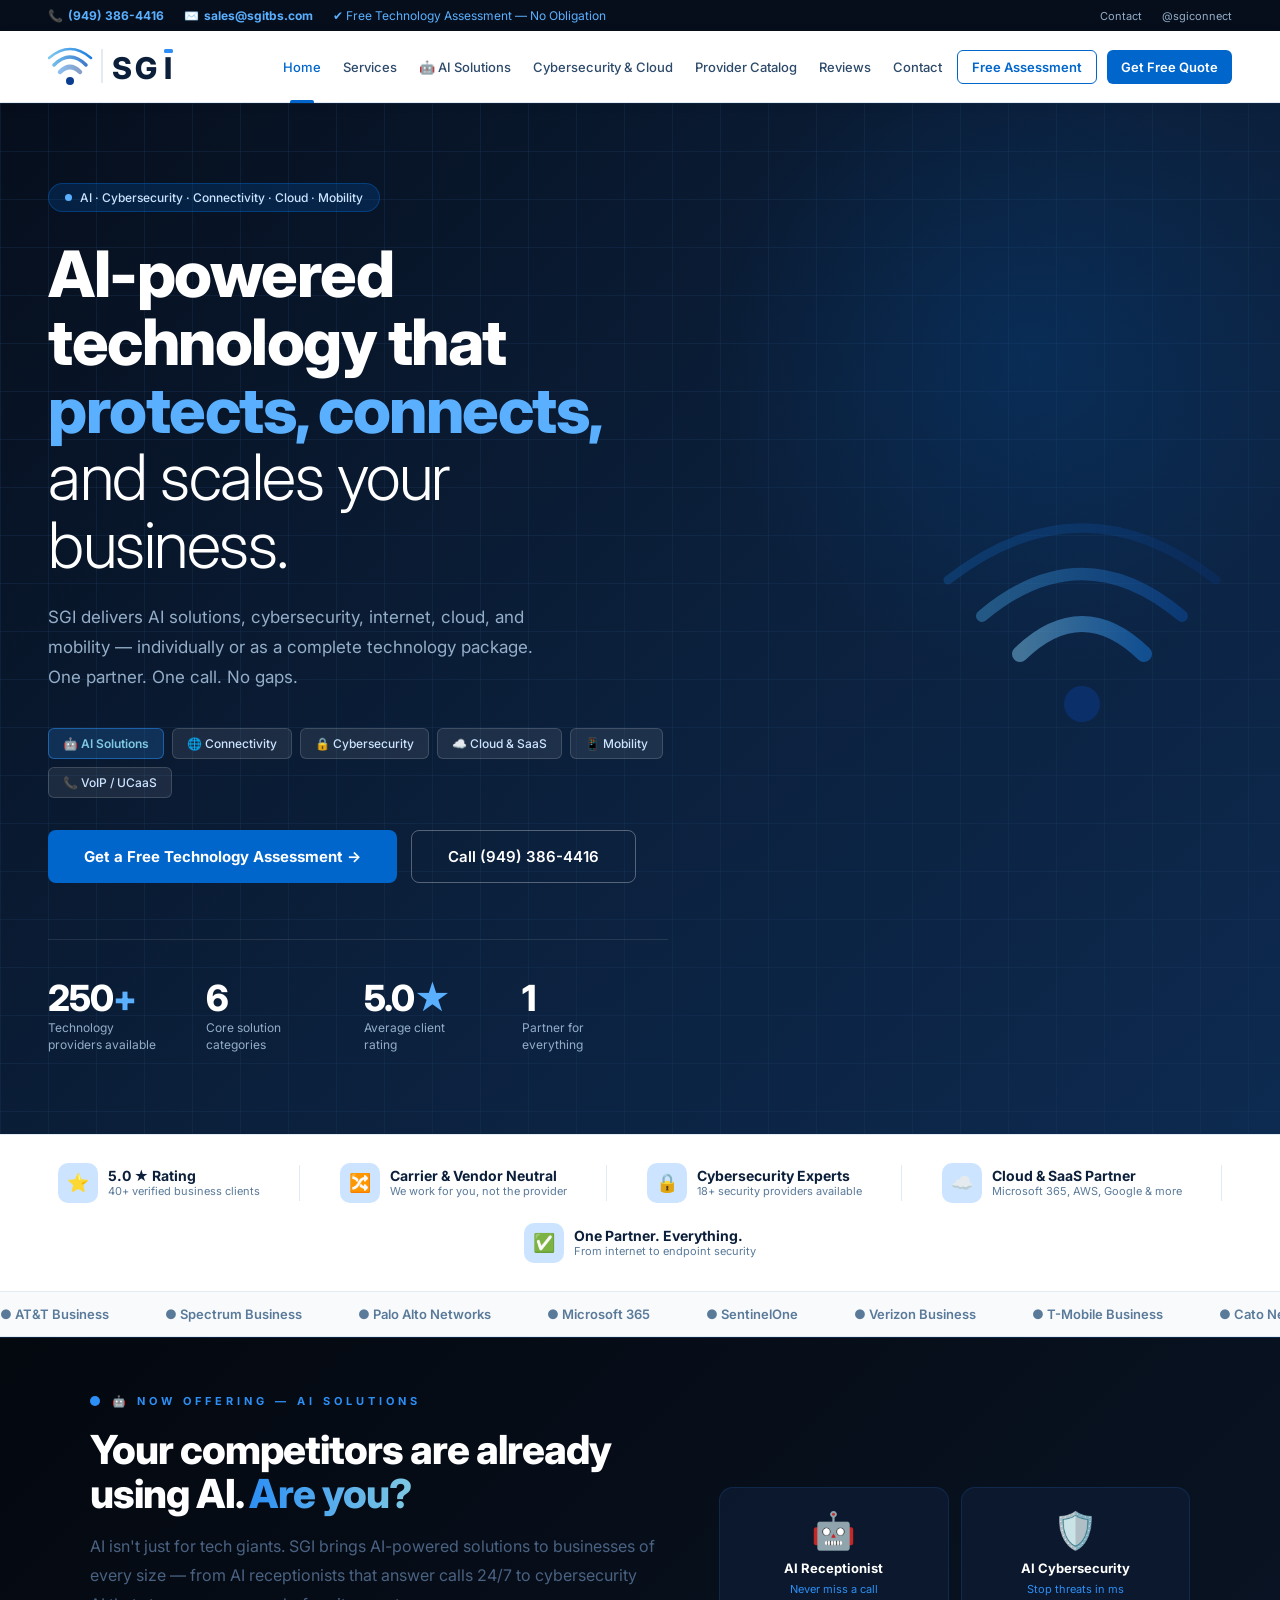
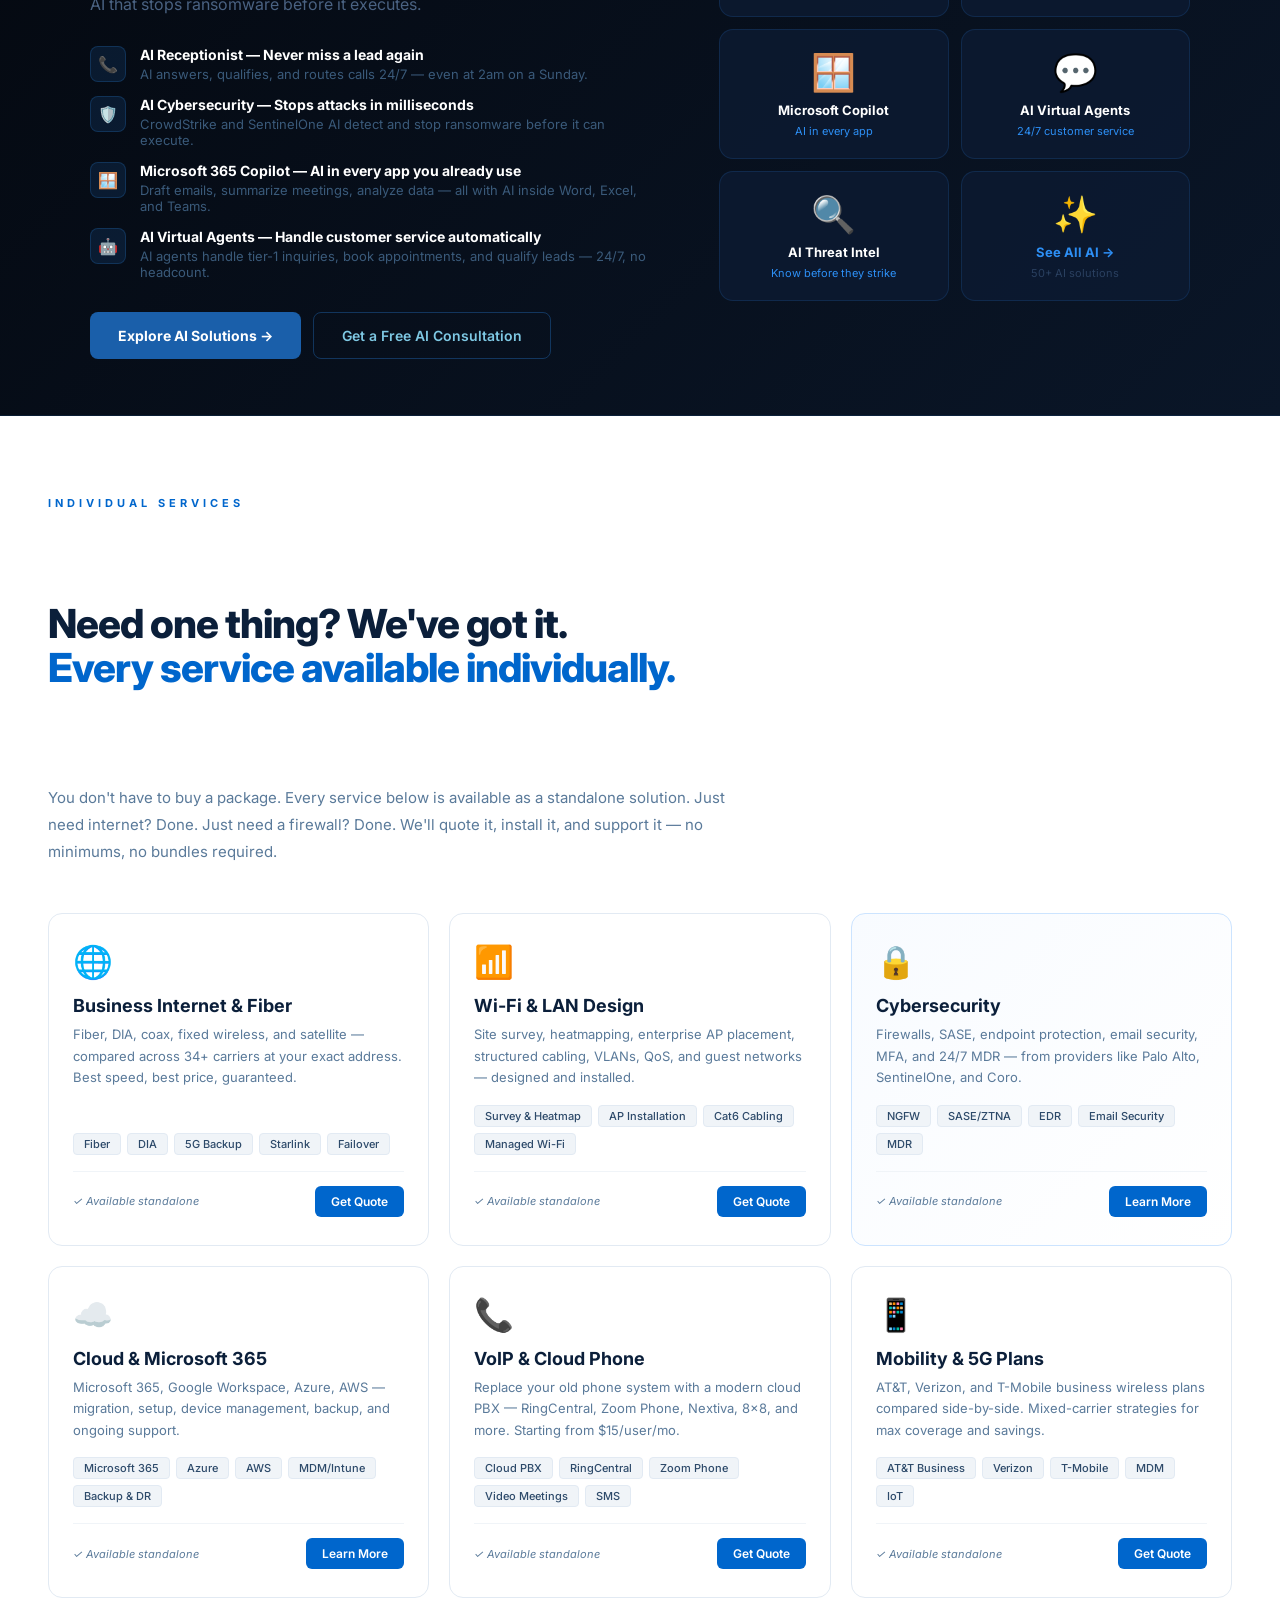
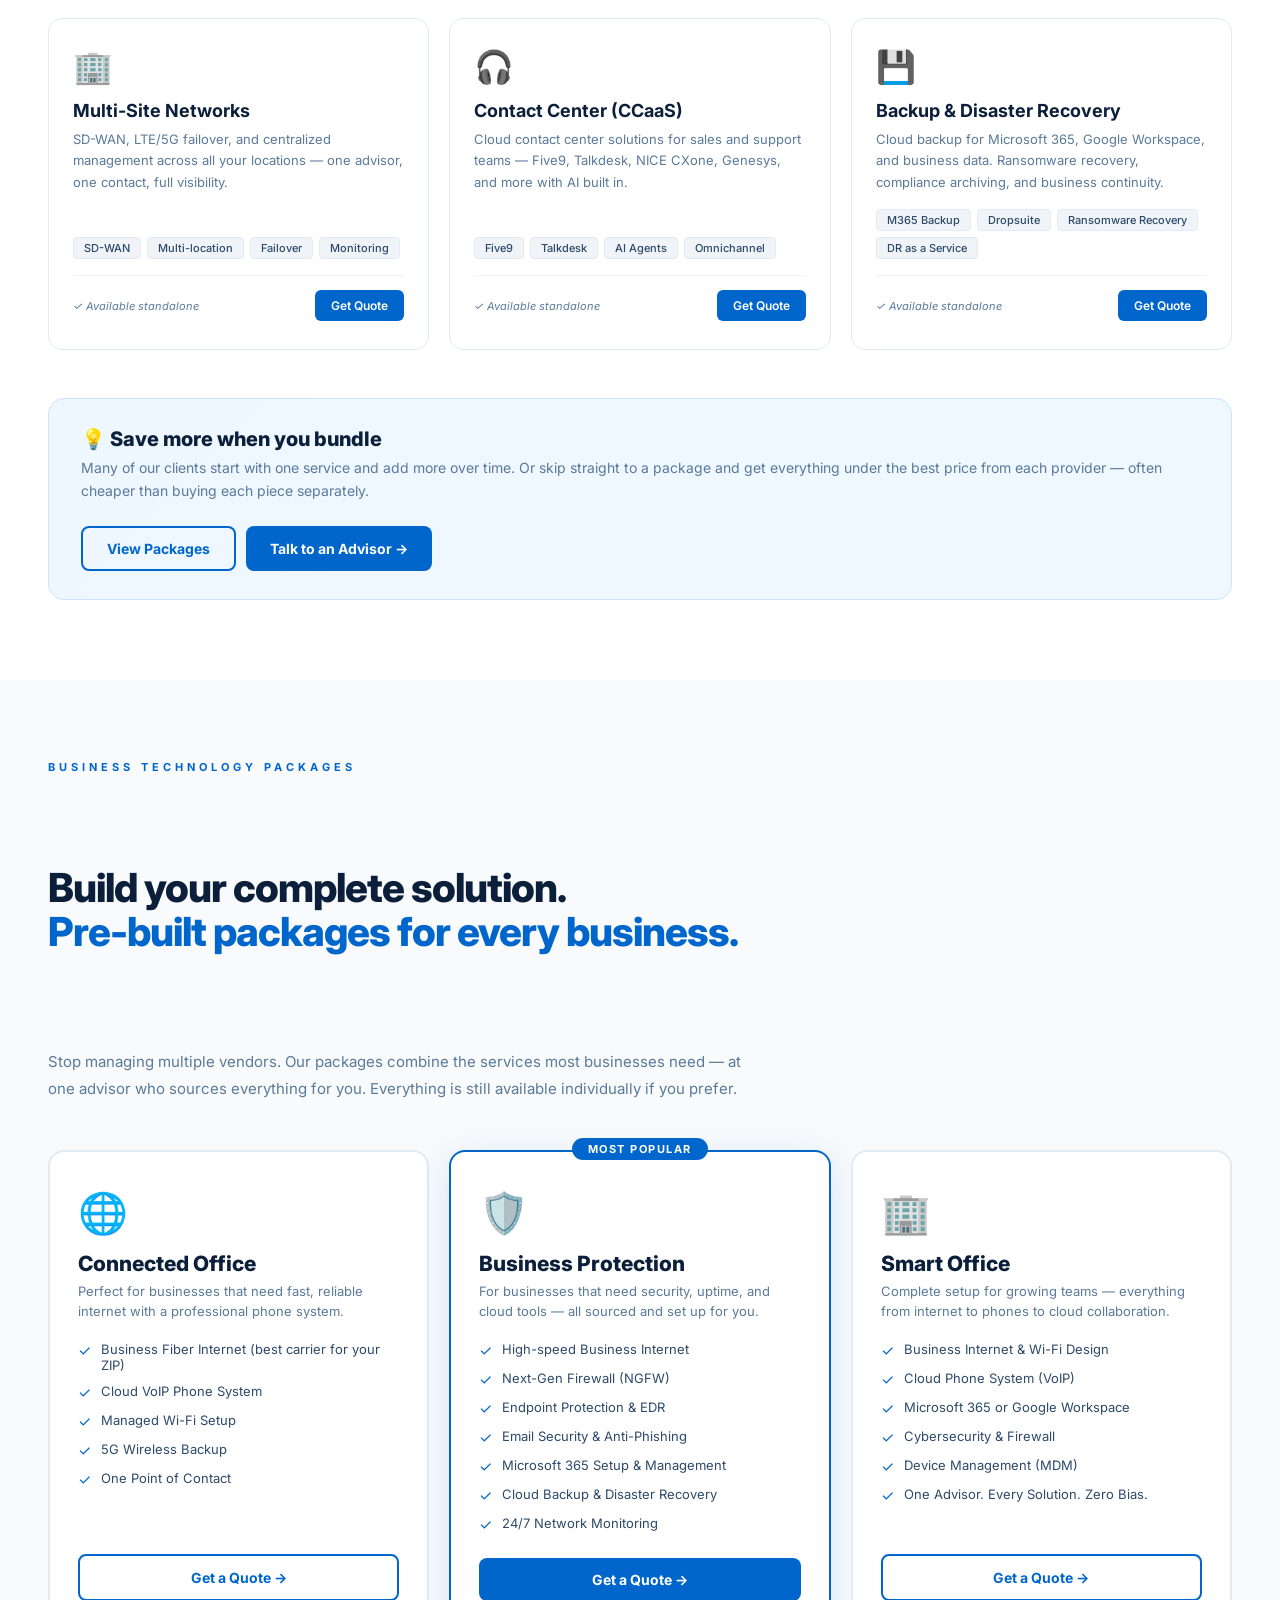
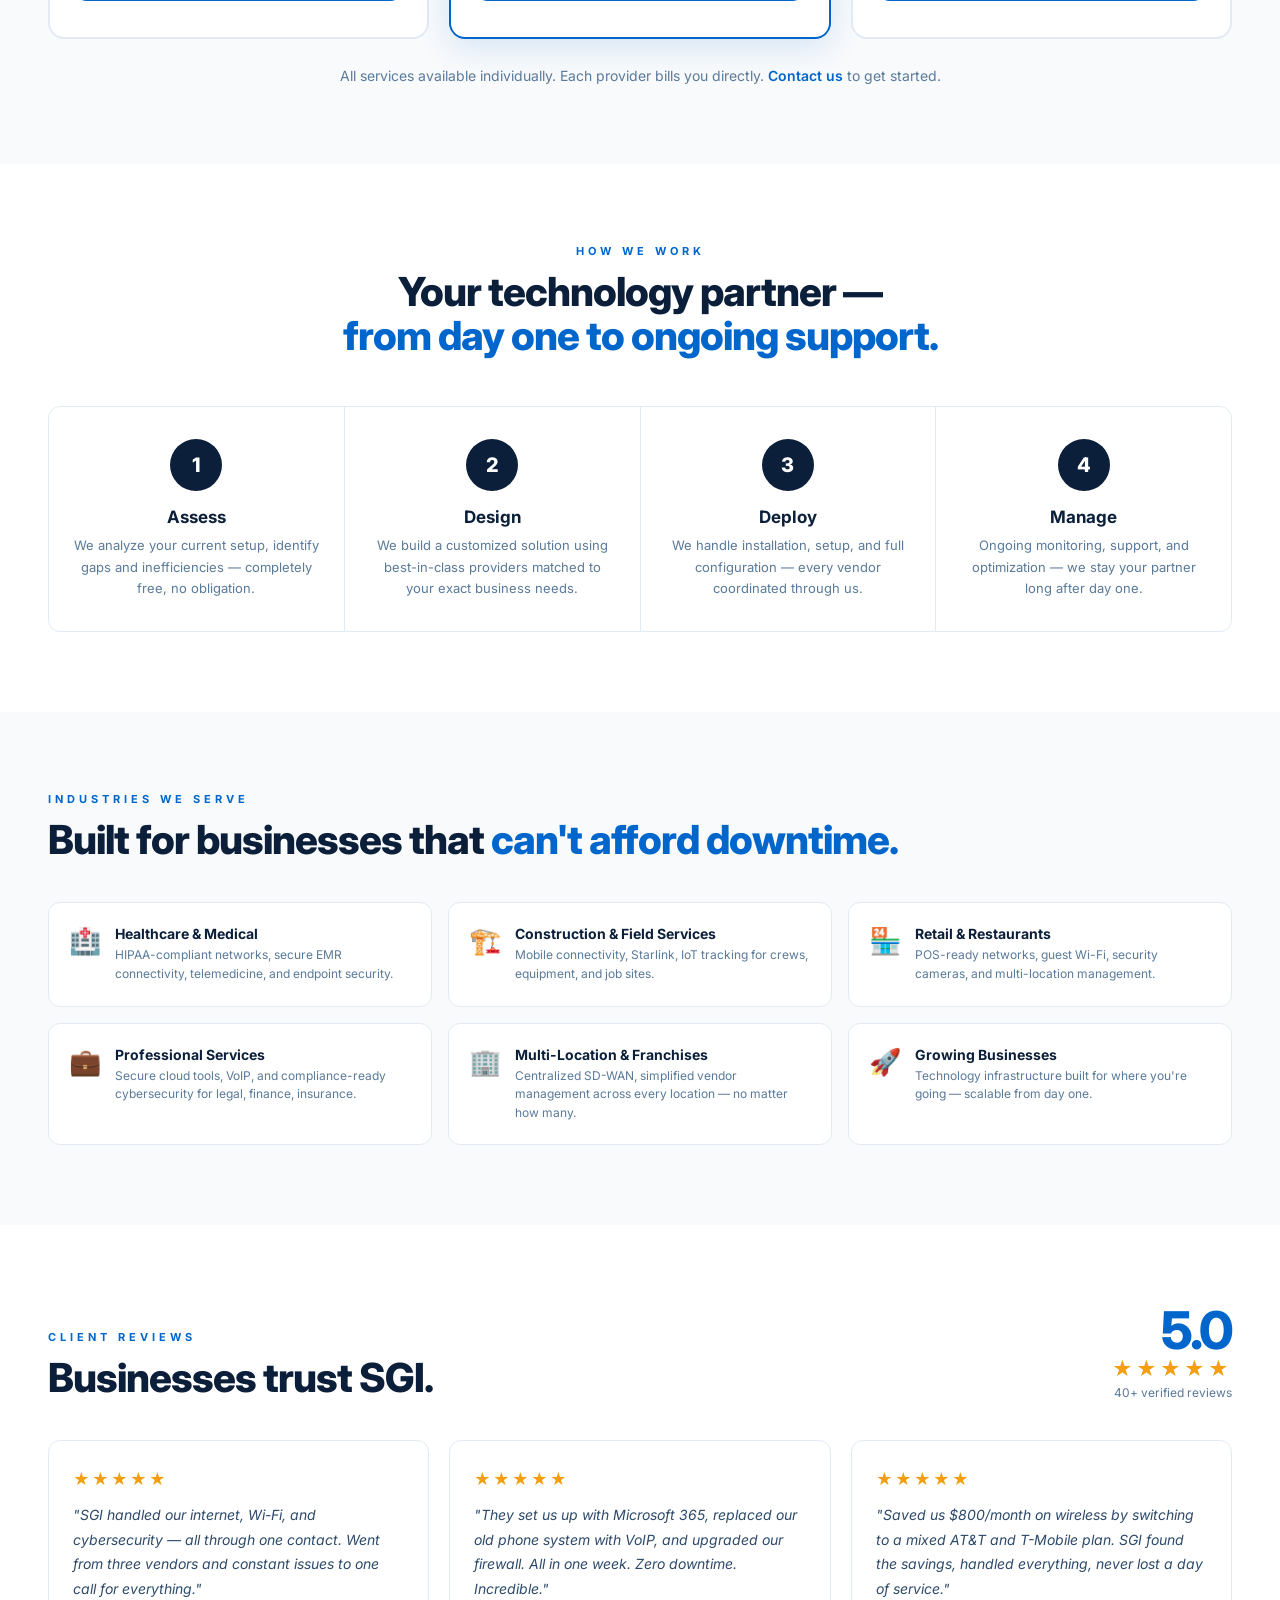
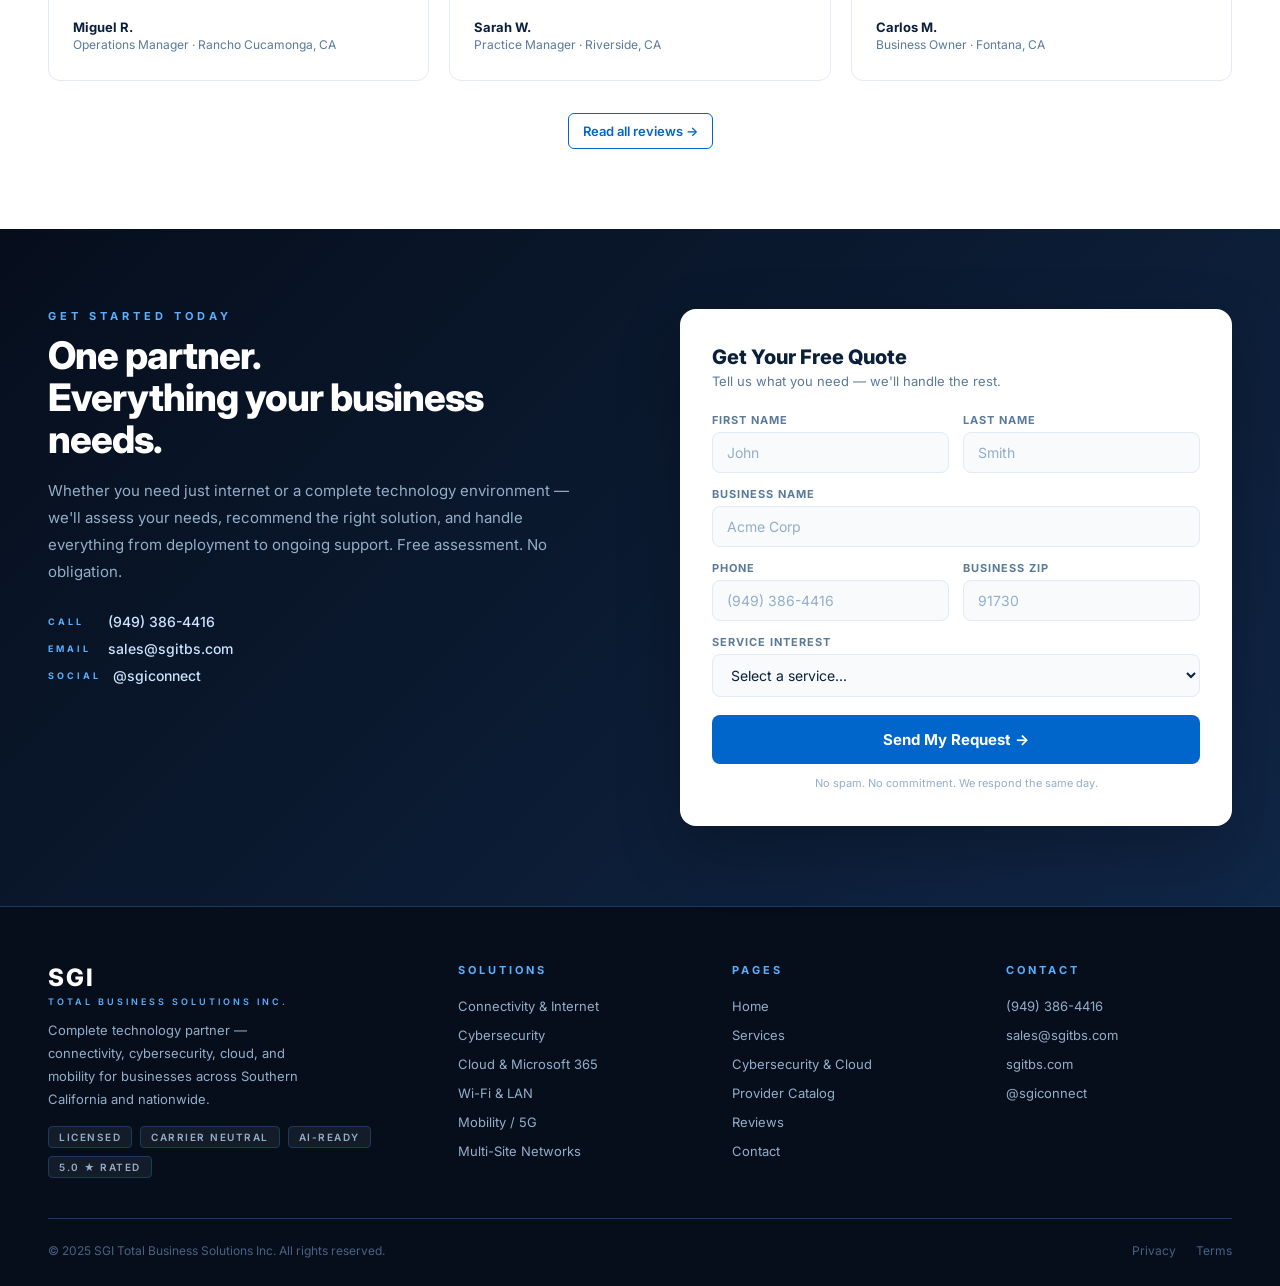
<file: Index.html>
<!DOCTYPE html>
<html lang="en">
<head>
<meta charset="UTF-8"/>
<meta name="viewport" content="width=device-width, initial-scale=1.0"/>
<title>SGI Total Business Solutions — Internet · Cybersecurity · Cloud · Mobility</title>
<meta name="description" content="SGI delivers internet, cybersecurity, cloud, and mobility solutions for businesses — individually or as a complete managed package. Carrier-neutral. One partner. Southern California and nationwide."/>
<link href="https://fonts.googleapis.com/css2?family=Inter:wght@300;400;500;600;700;800;900&display=swap" rel="stylesheet"/>
<style>



/* ═══════════════════════════════════════
   SGI TOTAL BUSINESS SOLUTIONS
   shared.css — used by all pages
═══════════════════════════════════════ */

*, *::before, *::after { box-sizing: border-box; margin: 0; padding: 0; }

:root {
  --navy:       #0b1f3a;
  --navy-deep:  #060e1c;
  --navy-mid:   #102646;
  --navy-border:#1c3a60;
  --blue:       #0066cc;
  --blue-mid:   #1a7de0;
  --blue-light: #5ab0ff;
  --blue-pale:  #cce4ff;
  --white:      #ffffff;
  --gray-50:    #f8fafc;
  --gray-100:   #f0f4f8;
  --gray-200:   #e2eaf3;
  --gray-400:   #94aec8;
  --gray-600:   #4a6282;
  --text-dark:  #0b1f3a;
  --text-mid:   #2d4a6a;
  --text-muted: #5a7a9a;
}

html { scroll-behavior: smooth; }
body { font-family: 'Inter', sans-serif; font-weight: 400; color: var(--text-dark); background: #fff; overflow-x: hidden; }
a { text-decoration: none; }
::-webkit-scrollbar { width: 4px; }
::-webkit-scrollbar-track { background: var(--navy-deep); }
::-webkit-scrollbar-thumb { background: var(--navy-border); }

/* ── TOP BAR ── */
.topbar { background: var(--navy-deep); padding: 8px 48px; display: flex; align-items: center; justify-content: space-between; flex-wrap: wrap; gap: 8px; }
.topbar-left { display: flex; gap: 20px; flex-wrap: wrap; }
.topbar-item { font-size: 12px; color: var(--gray-400); display: flex; align-items: center; gap: 5px; }
.topbar-item strong { color: var(--blue-light); }
.tbs-highlight { color: #5ab0ff; }
.topbar-right { display: flex; gap: 20px; }
.topbar-right a { font-size: 11px; color: var(--gray-400); transition: color .2s; }
.topbar-right a:hover { color: white; }

/* ── NAV ── */
.nav { background: white; border-bottom: 1px solid var(--gray-200); display: flex; align-items: center; justify-content: space-between; padding: 0 48px; height: 72px; box-shadow: 0 1px 12px rgba(0,0,0,.06); position: sticky; top: 0; z-index: 1000; }
.nav-logo-wrap { display: flex; align-items: center; cursor: pointer; }
.nav-links { display: flex; list-style: none; gap: 0; }
.nav-links a { padding: 0 11px; height: 72px; display: flex; align-items: center; font-size: 13px; font-weight: 500; color: var(--text-mid); transition: color .2s; position: relative; }
.nav-links a::after { content:''; position:absolute; bottom:0; left:18px; right:18px; height:3px; background:var(--blue); transform:scaleX(0); transition:transform .2s; border-radius:2px 2px 0 0; }
.nav-links a:hover, .nav-links a.active { color: var(--blue); }
.nav-links a:hover::after, .nav-links a.active::after { transform:scaleX(1); }
.nav-right { display: flex; gap: 10px; }

/* Buttons */
.btn-ghost { background:transparent; color:var(--blue); border:1.5px solid var(--blue); border-radius:6px; padding:8px 14px; font-family:'Inter',sans-serif; font-size:13px; font-weight:600; cursor:pointer; transition:all .2s; }
.btn-ghost:hover { background:var(--blue); color:white; }
.btn-solid { background:var(--blue); color:white; border:none; border-radius:6px; padding:9px 14px; font-family:'Inter',sans-serif; font-size:13px; font-weight:600; cursor:pointer; transition:all .2s; }
.btn-solid:hover { background:var(--blue-mid); transform:translateY(-1px); }

/* Hamburger */
.hamburger { display:none; background:none; border:none; font-size:22px; cursor:pointer; color:var(--text-dark); padding:8px; }
.mobile-menu { display:none; flex-direction:column; background:white; border-bottom:1px solid var(--gray-200); padding:12px 24px; gap:4px; position:sticky; top:72px; z-index:999; box-shadow:0 4px 12px rgba(0,0,0,.08); }
.mobile-menu.open { display:flex; }
.mobile-menu a { font-size:15px; font-weight:500; color:var(--text-mid); padding:10px 0; border-bottom:1px solid var(--gray-100); }
.mobile-menu a:last-child { border-bottom:none; }
.mobile-menu .mobile-cta { background:var(--blue); color:white; text-align:center; border-radius:6px; padding:12px; margin-top:8px; font-weight:600; border-bottom:none; }

/* ── HERO ── */
.hero { min-height:92vh; display:flex; align-items:center; padding:80px 48px; position:relative; overflow:hidden; background:linear-gradient(135deg,var(--navy-deep) 0%,var(--navy) 50%,#0d2a50 100%); }
.hero-bg { position:absolute; inset:0; background-image:linear-gradient(rgba(28,58,96,.3) 1px,transparent 1px),linear-gradient(90deg,rgba(28,58,96,.3) 1px,transparent 1px); background-size:48px 48px; }
.hero-glow { position:absolute; top:-100px; right:-100px; width:700px; height:700px; background:radial-gradient(circle,rgba(0,102,204,.18) 0%,transparent 65%); pointer-events:none; }
.hero-content { position:relative; z-index:2; max-width:620px; }
.hero-badge { display:inline-flex; align-items:center; gap:8px; background:rgba(0,102,204,.2); border:1px solid rgba(0,102,204,.4); border-radius:100px; padding:6px 16px; margin-bottom:28px; }
.badge-dot { width:7px; height:7px; border-radius:50%; background:var(--blue-light); animation:pulse 2s infinite; }
@keyframes pulse { 0%,100%{opacity:1}50%{opacity:.4} }
.hero-badge span { font-size:12px; font-weight:500; color:#cce4ff; }
.hero h1 { font-size:64px; font-weight:800; line-height:1.06; color:white; margin-bottom:24px; letter-spacing:-1.5px; }
.hero h1 .blue { color:var(--blue-light); }
.hero h1 .thin { font-weight:300; }
.hero-sub { font-size:17px; color:var(--gray-400); line-height:1.75; max-width:520px; margin-bottom:36px; }
.hero-pills { display:flex; gap:10px; flex-wrap:wrap; margin-bottom:40px; }
.hero-pill { background:rgba(255,255,255,.07); border:1px solid rgba(255,255,255,.12); border-radius:6px; padding:7px 14px; font-size:12px; font-weight:500; color:#cce4ff; }
.hero-btns { display:flex; gap:14px; flex-wrap:wrap; margin-bottom:56px; }
.btn-hero-primary { background:var(--blue); color:white; border:none; border-radius:8px; padding:16px 36px; font-family:'Inter',sans-serif; font-size:15px; font-weight:700; cursor:pointer; transition:all .2s; }
.btn-hero-primary:hover { background:var(--blue-mid); transform:translateY(-2px); box-shadow:0 12px 32px rgba(0,102,204,.4); }
.btn-hero-outline { background:transparent; color:white; border:1.5px solid rgba(255,255,255,.3); border-radius:8px; padding:16px 36px; font-family:'Inter',sans-serif; font-size:15px; font-weight:600; cursor:pointer; transition:all .2s; }
.btn-hero-outline:hover { border-color:white; background:rgba(255,255,255,.07); }
.hero-stats { display:flex; gap:48px; flex-wrap:wrap; padding-top:40px; border-top:1px solid rgba(255,255,255,.1); }
.h-stat { display:flex; flex-direction:column; gap:4px; }
.h-stat-num { font-size:36px; font-weight:800; color:white; letter-spacing:-1px; line-height:1; }
.h-stat-num span { color:var(--blue-light); }
.h-stat-label { font-size:12px; color:var(--gray-400); max-width:110px; line-height:1.4; }
.hero-visual { position:absolute; right:48px; top:50%; transform:translateY(-50%); z-index:2; opacity:.7; }

/* ── TRUST BAR ── */
.trust-bar { background:white; border-bottom:1px solid var(--gray-200); padding:18px 48px; display:flex; align-items:center; justify-content:space-between; flex-wrap:wrap; gap:16px; }
.trust-item { display:flex; align-items:center; gap:10px; }
.trust-icon { width:36px; height:36px; background:var(--blue-pale); border-radius:8px; display:flex; align-items:center; justify-content:center; font-size:16px; flex-shrink:0; }
.ti-title { font-size:14px; font-weight:700; color:var(--text-dark); }
.ti-sub { font-size:11px; color:var(--text-muted); }
.trust-div { width:1px; height:32px; background:var(--gray-200); }

/* ── TICKER ── */
.ticker-wrap { background:var(--gray-50); border-bottom:1px solid var(--gray-200); padding:14px 0; overflow:hidden; }
.ticker-track { display:flex; gap:56px; animation:ticker 28s linear infinite; white-space:nowrap; }
.ticker-chip { font-size:13px; font-weight:600; color:var(--text-muted); flex-shrink:0; }
@keyframes ticker { from{transform:translateX(0)} to{transform:translateX(-50%)} }

/* ── SECTIONS ── */
.section-light { padding:80px 48px; background:white; }
.section-gray  { padding:80px 48px; background:var(--gray-50); }
.section-dark  { padding:80px 48px; background:var(--navy-deep); }
.section-navy  { padding:80px 48px; background:var(--navy); }
.section-label { font-size:11px; font-weight:700; letter-spacing:4px; text-transform:uppercase; color:var(--blue); margin-bottom:12px; }
.section-label.light { color:var(--blue-light); }
.section-title { font-size:44px; font-weight:800; line-height:1.1; letter-spacing:-1px; color:var(--text-dark); margin-bottom:16px; }
.section-title.light { color:white; }
.section-title .blue { color:var(--blue); }
.section-sub { font-size:16px; color:var(--text-muted); line-height:1.7; max-width:540px; margin-bottom:48px; }
.section-header-row { display:flex; align-items:flex-end; justify-content:space-between; margin-bottom:40px; flex-wrap:wrap; gap:20px; }
.see-all-btn { background:transparent; color:var(--blue); border:1.5px solid var(--blue); border-radius:6px; padding:9px 14px; font-size:13px; font-weight:600; cursor:pointer; transition:all .2s; white-space:nowrap; display:inline-block; }
.see-all-btn:hover { background:var(--blue); color:white; }

/* Services grid */
.services-grid { display:grid; grid-template-columns:repeat(3,1fr); gap:20px; }
.svc-card { background:white; border:1px solid var(--gray-200); border-radius:12px; padding:28px 24px; transition:all .25s; position:relative; overflow:hidden; }
.svc-card::before { content:''; position:absolute; top:0; left:0; right:0; height:4px; background:linear-gradient(90deg,var(--blue),var(--blue-light)); transform:scaleX(0); transform-origin:left; transition:transform .3s; }
.svc-card:hover { transform:translateY(-4px); box-shadow:0 16px 40px rgba(0,102,204,.12); border-color:var(--blue-pale); }
.svc-card:hover::before { transform:scaleX(1); }
.svc-icon { font-size:28px; margin-bottom:16px; }
.svc-card h3 { font-size:18px; font-weight:700; color:var(--text-dark); margin-bottom:10px; }
.svc-card p { font-size:14px; color:var(--text-muted); line-height:1.65; }

/* Why grid */
.why-grid { display:grid; grid-template-columns:1fr 1fr; gap:1px; background:var(--gray-200); border:1px solid var(--gray-200); border-radius:8px; overflow:hidden; margin-top:40px; }
.why-card { background:white; padding:36px 32px; }
.why-card.featured { background:var(--gray-50); }
.why-num { font-size:56px; font-weight:800; color:var(--gray-200); line-height:1; margin-bottom:12px; letter-spacing:-2px; }
.why-card h3 { font-size:22px; font-weight:700; color:var(--text-dark); margin-bottom:10px; }
.why-card p { font-size:14px; color:var(--text-muted); line-height:1.75; }

/* Reviews */
.reviews-grid { display:grid; grid-template-columns:repeat(3,1fr); gap:20px; }
.review-card { background:white; border:1px solid var(--gray-200); border-radius:12px; padding:28px 24px; transition:all .2s; }
.review-card:hover { border-color:var(--blue-pale); box-shadow:0 8px 28px rgba(0,0,0,.07); transform:translateY(-2px); }
.rev-stars { color:#f59e0b; font-size:16px; letter-spacing:2px; margin-bottom:14px; }
.rev-text { font-size:14px; color:var(--text-mid); line-height:1.75; margin-bottom:18px; font-style:italic; }
.rev-author { font-size:13px; font-weight:700; color:var(--text-dark); }
.rev-biz { font-size:12px; color:var(--text-muted); margin-top:2px; }
.rating-block { text-align:right; }
.rating-num { font-size:48px; font-weight:800; color:var(--blue); line-height:1; letter-spacing:-2px; }
.rating-stars { color:#f59e0b; font-size:18px; letter-spacing:2px; }
.rating-sub { font-size:12px; color:var(--text-muted); margin-top:4px; }

/* CTA band */
.cta-band { background:linear-gradient(135deg,var(--navy-deep) 0%,var(--navy-mid) 100%); padding:80px 48px; display:grid; grid-template-columns:1fr 1fr; gap:80px; align-items:start; }
.cta-left h2 { font-size:40px; font-weight:800; color:white; line-height:1.1; letter-spacing:-1px; margin-bottom:16px; }
.cta-left p { font-size:15px; color:var(--gray-400); line-height:1.8; margin-bottom:28px; }
.cta-contacts { display:flex; flex-direction:column; gap:10px; }
.cta-contact { display:flex; align-items:center; gap:12px; font-size:14px; font-weight:500; color:#cce4ff; }
.cc-label { font-size:9px; font-weight:700; letter-spacing:3px; text-transform:uppercase; color:var(--blue-light); min-width:48px; }

/* Quote form */
.quote-form { background:white; border-radius:16px; padding:36px 32px; box-shadow:0 24px 64px rgba(0,0,0,.24); }
.form-title { font-size:20px; font-weight:800; color:var(--text-dark); margin-bottom:4px; }
.form-sub { font-size:13px; color:var(--text-muted); margin-bottom:24px; }
.form-grp { display:flex; flex-direction:column; gap:5px; margin-bottom:14px; }
.form-grp label { font-size:11px; font-weight:700; letter-spacing:1px; text-transform:uppercase; color:var(--text-muted); }
.form-grp input, .form-grp select { width:100%; background:var(--gray-50); border:1.5px solid var(--gray-200); border-radius:8px; padding:11px 14px; font-family:'Inter',sans-serif; font-size:14px; color:var(--text-dark); outline:none; transition:border-color .2s; }
.form-grp input:focus, .form-grp select:focus { border-color:var(--blue); background:white; box-shadow:0 0 0 3px rgba(0,102,204,.1); }
.form-grp input::placeholder { color:var(--gray-400); }
.form-row-2 { display:grid; grid-template-columns:1fr 1fr; gap:14px; }
.form-btn { width:100%; background:var(--blue); color:white; border:none; border-radius:8px; padding:15px; font-family:'Inter',sans-serif; font-size:15px; font-weight:700; cursor:pointer; margin-top:4px; transition:all .2s; }
.form-btn:hover { background:var(--blue-mid); transform:translateY(-1px); box-shadow:0 8px 24px rgba(0,102,204,.35); }
.form-disclaimer { font-size:11px; color:var(--gray-400); text-align:center; margin-top:12px; }

/* ── FOOTER ── */
.footer { background:var(--navy-deep); padding:56px 48px 28px; border-top:1px solid var(--navy-border); }
.footer-top { display:grid; grid-template-columns:1.6fr 1fr 1fr 1fr; gap:48px; padding-bottom:40px; border-bottom:1px solid var(--navy-border); margin-bottom:24px; }
.footer-logo { font-family:'Inter',sans-serif; font-size:24px; font-weight:800; color:white; letter-spacing:2px; }
.footer-tagline { font-size:9px; font-weight:600; letter-spacing:3px; text-transform:uppercase; color:var(--blue-light); margin:4px 0 12px; }
.footer-brand p { font-size:13px; color:var(--gray-400); line-height:1.75; max-width:260px; margin-bottom:16px; }
.footer-badges { display:flex; gap:8px; flex-wrap:wrap; }
.footer-badges span { background:rgba(255,255,255,.06); border:1px solid var(--navy-border); border-radius:4px; padding:4px 10px; font-size:10px; font-weight:600; letter-spacing:1.5px; text-transform:uppercase; color:var(--gray-400); }
.footer-col h4 { font-size:11px; font-weight:700; letter-spacing:3px; text-transform:uppercase; color:var(--blue-light); margin-bottom:18px; }
.footer-col ul { list-style:none; display:flex; flex-direction:column; gap:9px; }
.footer-col a { font-size:13px; color:var(--gray-400); transition:color .2s; }
.footer-col a:hover { color:white; }
.footer-bottom { display:flex; align-items:center; justify-content:space-between; flex-wrap:wrap; gap:12px; font-size:12px; color:var(--gray-600); }
.footer-links { display:flex; gap:20px; }
.footer-links a { font-size:12px; color:var(--gray-600); transition:color .2s; }
.footer-links a:hover { color:var(--blue-light); }

/* ── PAGE HERO (inner pages) ── */
.page-hero { background:linear-gradient(135deg,var(--navy-deep) 0%,var(--navy) 60%,#0d2a50 100%); padding:72px 48px 60px; position:relative; overflow:hidden; }
.page-hero::before { content:''; position:absolute; inset:0; background-image:linear-gradient(rgba(28,58,96,.3) 1px,transparent 1px),linear-gradient(90deg,rgba(28,58,96,.3) 1px,transparent 1px); background-size:48px 48px; }
.page-hero-inner { position:relative; z-index:2; }
.page-hero h1 { font-size:52px; font-weight:800; color:white; line-height:1.1; letter-spacing:-1.5px; margin-bottom:16px; }
.page-hero p { font-size:18px; color:var(--gray-400); line-height:1.75; max-width:600px; }

/* ── COMPARE TABLE ── */
.compare-wrap { overflow-x:auto; border-radius:12px; border:1px solid var(--gray-200); box-shadow:0 4px 24px rgba(0,0,0,.06); }
.compare-table { width:100%; border-collapse:collapse; min-width:680px; }
.compare-table th { padding:18px 22px; font-size:13px; font-weight:700; text-align:left; border-bottom:2px solid var(--gray-200); }
.compare-table th.sgi-col { background:var(--navy); color:white; text-align:center; }
.compare-table th.car-col { background:white; color:var(--text-mid); text-align:center; }
.compare-table th:first-child { background:var(--gray-50); color:var(--text-muted); }
.compare-table td { padding:14px 22px; font-size:14px; border-bottom:1px solid var(--gray-100); vertical-align:middle; }
.compare-table td:first-child { font-weight:600; color:var(--text-mid); background:var(--gray-50); font-size:13px; }
.compare-table td.sgi-col { background:rgba(0,102,204,.04); text-align:center; font-weight:600; color:var(--blue); }
.compare-table td.car-col { text-align:center; color:var(--text-muted); }
.compare-table tr:last-child td { border-bottom:none; }
.chk { color:#16a34a; font-size:18px; }
.crs { color:#dc2626; font-size:16px; }
.prt { color:#d97706; font-size:13px; font-weight:600; }

/* ── STEPS ── */
.steps-row { display:grid; grid-template-columns:repeat(4,1fr); gap:0; position:relative; margin-top:48px; }
.steps-row::before { content:''; position:absolute; top:28px; left:calc(12.5% + 4px); right:calc(12.5% + 4px); height:2px; background:var(--blue-pale); z-index:0; }
.step { display:flex; flex-direction:column; align-items:center; text-align:center; padding:0 20px; position:relative; z-index:1; }
.step-num { width:56px; height:56px; border-radius:50%; background:var(--navy); color:white; display:flex; align-items:center; justify-content:center; font-size:20px; font-weight:800; margin-bottom:16px; border:4px solid white; box-shadow:0 0 0 2px var(--blue); }
.step h3 { font-size:16px; font-weight:700; color:var(--text-dark); margin-bottom:8px; }
.step p { font-size:13px; color:var(--text-muted); line-height:1.6; }

/* ── CARRIER CARDS ── */
.carrier-grid { display:grid; grid-template-columns:repeat(4,1fr); gap:16px; margin-top:16px; }
.carrier-card { background:white; border:1px solid var(--gray-200); border-radius:12px; padding:22px 18px; display:flex; flex-direction:column; gap:6px; transition:all .2s; }
.carrier-card:hover { border-color:var(--blue); box-shadow:0 4px 20px rgba(0,102,204,.1); transform:translateY(-2px); }
.carrier-dot { width:6px; height:6px; border-radius:50%; background:var(--blue); margin-bottom:4px; }
.carrier-name { font-size:16px; font-weight:700; color:var(--text-dark); }
.carrier-type { font-size:12px; color:var(--text-muted); line-height:1.4; }
.carrier-tag { display:inline-block; background:var(--blue-pale); color:var(--blue); font-size:10px; font-weight:700; letter-spacing:1px; text-transform:uppercase; padding:3px 10px; border-radius:100px; margin-top:4px; }

/* ── RESPONSIVE ── */
@media(max-width:960px){
  .ai-talk-grid { grid-template-columns: 1fr !important; gap: 32px !important; }
  
  .topbar, .nav, .section-light, .section-gray, .section-dark, .section-navy, .cta-band, .footer, .page-hero { padding-left:20px; padding-right:20px; }
  .trust-bar { padding:16px 20px; }
  .nav-links, .nav-right { display:none; }
  .hamburger { display:block; }
  .hero { padding:80px 24px 60px; min-height:auto; }
  .hero h1 { font-size:40px; }
  .hero-visual { display:none; }
  .hero-stats { gap:24px; }
  .services-grid, .reviews-grid { grid-template-columns:1fr; }
  .why-grid { grid-template-columns:1fr; }
  .steps-row { grid-template-columns:repeat(2,1fr); gap:36px; }
  .steps-row::before { display:none; }
  .carrier-grid { grid-template-columns:repeat(2,1fr); }
  .cta-band { grid-template-columns:1fr; gap:40px; }
  .footer-top { grid-template-columns:1fr 1fr; gap:28px; }
  .section-title { font-size:32px; }
  .page-hero h1 { font-size:36px; }
  .compare-table th, .compare-table td { padding:10px 14px; font-size:12px; }
  .form-row-2 { grid-template-columns:1fr; }
}



/* ── NEW SECTIONS ── */
.solutions-grid {
  display: grid;
  grid-template-columns: repeat(3,1fr);
  gap: 20px;
}
.sol-card {
  background: white;
  border: 1px solid var(--gray-200);
  border-radius: 14px;
  padding: 32px 28px;
  transition: all .25s;
  position: relative;
  overflow: hidden;
}
.sol-card::before {
  content:'';
  position:absolute;
  top:0;left:0;right:0;height:4px;
  background:linear-gradient(90deg,var(--blue),var(--blue-light));
  transform:scaleX(0);transform-origin:left;
  transition:transform .3s;
}
.sol-card:hover { transform:translateY(-4px); box-shadow:0 16px 40px rgba(0,102,204,.12); border-color:var(--blue-pale); }
.sol-card:hover::before { transform:scaleX(1); }
.sol-icon { font-size:32px; margin-bottom:16px; }
.sol-card h3 { font-size:19px; font-weight:700; color:var(--text-dark); margin-bottom:10px; }
.sol-card p { font-size:14px; color:var(--text-muted); line-height:1.65; margin-bottom:16px; }
.sol-tags { display:flex; flex-wrap:wrap; gap:6px; }
.sol-tag { background:var(--gray-100); border:1px solid var(--gray-200); border-radius:4px; padding:3px 10px; font-size:11px; font-weight:500; color:var(--text-mid); }
.sol-link { display:inline-flex; align-items:center; gap:4px; margin-top:14px; font-size:13px; font-weight:600; color:var(--blue); transition:gap .2s; }
.sol-link:hover { gap:8px; }

/* How we work */
.how-grid {
  display:grid;
  grid-template-columns:repeat(4,1fr);
  gap:1px;
  background:var(--gray-200);
  border:1px solid var(--gray-200);
  border-radius:12px;
  overflow:hidden;
  margin-top:48px;
}
.how-card {
  background:white;
  padding:36px 28px;
  text-align:center;
  transition:background .2s;
}
.how-card:hover { background:var(--gray-50); }
.how-num {
  width:52px;height:52px;
  border-radius:50%;
  background:var(--navy);
  color:white;
  display:flex;align-items:center;justify-content:center;
  font-size:20px;font-weight:800;
  margin:0 auto 18px;
}
.how-title { font-size:17px; font-weight:700; color:var(--text-dark); margin-bottom:10px; }
.how-desc { font-size:13px; color:var(--text-muted); line-height:1.65; }

/* Industries */
.industries-grid {
  display:grid;
  grid-template-columns:repeat(3,1fr);
  gap:16px;
  margin-top:40px;
}
.ind-card {
  background:white;
  border:1px solid var(--gray-200);
  border-radius:12px;
  padding:24px 22px;
  display:flex;
  align-items:flex-start;
  gap:16px;
  transition:all .2s;
}
.ind-card:hover { border-color:var(--blue-pale); box-shadow:0 4px 20px rgba(0,102,204,.08); transform:translateY(-2px); }
.ind-icon { font-size:28px; flex-shrink:0; }
.ind-card h3 { font-size:15px; font-weight:700; color:var(--text-dark); margin-bottom:5px; }
.ind-card p { font-size:12px; color:var(--text-muted); line-height:1.5; }

/* Packages */
.packages-grid {
  display:grid;
  grid-template-columns:repeat(3,1fr);
  gap:20px;
  margin-top:40px;
}
.pkg-card {
  background:white;
  border:2px solid var(--gray-200);
  border-radius:16px;
  padding:36px 28px;
  position:relative;
  transition:all .25s;
  display:flex;
  flex-direction:column;
}
.pkg-card.featured {
  border-color:var(--blue);
  box-shadow:0 8px 32px rgba(0,102,204,.15);
}
.pkg-badge {
  position:absolute;
  top:-14px;left:50%;transform:translateX(-50%);
  background:var(--blue);
  color:white;
  font-size:11px;font-weight:700;
  letter-spacing:1.5px;text-transform:uppercase;
  padding:4px 16px;
  border-radius:100px;
  white-space:nowrap;
}
.pkg-icon { font-size:36px; margin-bottom:14px; }
.pkg-name { font-size:20px; font-weight:800; color:var(--text-dark); margin-bottom:6px; }
.pkg-tagline { font-size:13px; color:var(--text-muted); margin-bottom:20px; line-height:1.5; }
.pkg-includes { list-style:none; display:flex; flex-direction:column; gap:10px; margin-bottom:24px; flex:1; }
.pkg-includes li { display:flex; align-items:flex-start; gap:10px; font-size:13px; color:var(--text-mid); }
.pkg-check { color:var(--blue); font-size:15px; flex-shrink:0; margin-top:1px; }
.pkg-btn {
  background:var(--blue);color:white;border:none;border-radius:8px;
  padding:13px;font-family:'Inter',sans-serif;font-size:14px;font-weight:700;
  cursor:pointer;transition:all .2s;text-align:center;display:block;width:100%;
}
.pkg-btn:hover { background:var(--blue-mid); transform:translateY(-1px); }
.pkg-btn.outline {
  background:transparent;color:var(--blue);
  border:2px solid var(--blue);
}
.pkg-btn.outline:hover { background:var(--blue); color:white; }

/* CTA banner */
.cta-banner {
  background:linear-gradient(135deg,var(--navy-deep) 0%,var(--navy-mid) 100%);
  padding:80px 48px;
  display:grid;
  grid-template-columns:1fr 1fr;
  gap:80px;
  align-items:start;
}

@media(max-width:960px){
  .ai-talk-grid { grid-template-columns: 1fr !important; gap: 32px !important; }
  
  .solutions-grid,.packages-grid,.industries-grid { grid-template-columns:1fr; }
  .how-grid { grid-template-columns:repeat(2,1fr); }
  .cta-banner { grid-template-columns:1fr; gap:40px; padding:48px 20px; }
}


/* ── EXTRA STYLES ── */
.pill-row{display:flex;gap:8px;flex-wrap:wrap;margin-bottom:32px;}
.pill{background:rgba(255,255,255,.08);border:1px solid rgba(255,255,255,.15);border-radius:6px;padding:7px 14px;font-size:12px;font-weight:500;color:#cce4ff;}
.stat-band{background:var(--navy-deep);padding:40px 48px;display:grid;grid-template-columns:repeat(5,1fr);gap:1px;border-top:1px solid var(--navy-border);border-bottom:1px solid var(--navy-border);}
.stat-band-item{display:flex;flex-direction:column;align-items:center;justify-content:center;padding:28px 12px;text-align:center;background:var(--navy-deep);}
.sbi-num{font-size:36px;font-weight:800;color:white;letter-spacing:-1px;line-height:1;}
.sbi-num span{color:var(--blue-light);}
.sbi-label{font-size:11px;color:var(--gray-400);margin-top:6px;line-height:1.4;max-width:100px;}
.cat-section{padding:80px 48px;}
.cat-section.alt{background:var(--gray-50);}
.cat-header{display:grid;grid-template-columns:1fr 1fr;gap:80px;align-items:start;margin-bottom:48px;}
.cat-header.full{grid-template-columns:1fr;max-width:700px;}
.cat-eyebrow{font-size:11px;font-weight:700;letter-spacing:4px;text-transform:uppercase;color:var(--blue);margin-bottom:12px;}
.cat-title{font-size:40px;font-weight:800;line-height:1.1;letter-spacing:-1px;color:var(--text-dark);margin-bottom:14px;}
.cat-title span{color:var(--blue);}
.cat-desc{font-size:15px;color:var(--text-muted);line-height:1.8;}
.individual-grid{display:grid;grid-template-columns:repeat(3,1fr);gap:20px;margin-bottom:48px;}
.ind-svc-card{background:white;border:1px solid var(--gray-200);border-radius:14px;padding:28px 24px;transition:all .25s;position:relative;overflow:hidden;display:flex;flex-direction:column;}
.ind-svc-card::before{content:'';position:absolute;top:0;left:0;right:0;height:4px;background:linear-gradient(90deg,var(--blue),var(--blue-light));transform:scaleX(0);transform-origin:left;transition:transform .3s;}
.ind-svc-card:hover{transform:translateY(-4px);box-shadow:0 16px 40px rgba(0,102,204,.12);border-color:var(--blue-pale);}
.ind-svc-card:hover::before{transform:scaleX(1);}
.isc-icon{font-size:32px;margin-bottom:14px;}
.isc-name{font-size:18px;font-weight:700;color:var(--text-dark);margin-bottom:8px;}
.isc-desc{font-size:13px;color:var(--text-muted);line-height:1.65;margin-bottom:16px;flex:1;}
.isc-tags{display:flex;flex-wrap:wrap;gap:6px;margin-bottom:16px;}
.isc-tag{background:var(--gray-100);border:1px solid var(--gray-200);border-radius:4px;padding:3px 10px;font-size:11px;font-weight:500;color:var(--text-mid);}
.isc-footer{display:flex;align-items:center;justify-content:space-between;padding-top:14px;border-top:1px solid var(--gray-100);margin-top:auto;}
.isc-solo{font-size:11px;color:var(--text-muted);font-style:italic;}
.isc-btn{background:var(--blue);color:white;border:none;border-radius:6px;padding:8px 16px;font-family:'Inter',sans-serif;font-size:12px;font-weight:600;cursor:pointer;transition:all .2s;white-space:nowrap;}
.isc-btn:hover{background:var(--blue-mid);}
.bundle-upsell{background:linear-gradient(135deg,#eef6ff,#f0f8ff);border:1.5px solid var(--blue-pale);border-radius:16px;padding:28px 32px;display:flex;align-items:center;justify-content:space-between;gap:24px;flex-wrap:wrap;}
.bu-left h3{font-size:20px;font-weight:800;color:var(--text-dark);margin-bottom:6px;}
.bu-left p{font-size:14px;color:var(--text-muted);line-height:1.6;}
.bu-right{display:flex;gap:10px;flex-wrap:wrap;}
.bu-btn{background:var(--blue);color:white;border:none;border-radius:8px;padding:12px 24px;font-family:'Inter',sans-serif;font-size:14px;font-weight:700;cursor:pointer;transition:all .2s;white-space:nowrap;}
.bu-btn:hover{background:var(--blue-mid);transform:translateY(-1px);}
.bu-btn.ghost{background:transparent;color:var(--blue);border:2px solid var(--blue);}
.bu-btn.ghost:hover{background:var(--blue);color:white;}
.pkg-grid{display:grid;grid-template-columns:repeat(3,1fr);gap:20px;margin-top:40px;}
.pkg-c{background:white;border:2px solid var(--gray-200);border-radius:16px;padding:36px 28px;position:relative;display:flex;flex-direction:column;transition:all .25s;}
.pkg-c:hover{transform:translateY(-4px);box-shadow:0 16px 40px rgba(0,102,204,.1);}
.pkg-c.hot{border-color:var(--blue);box-shadow:0 8px 32px rgba(0,102,204,.15);}
.pkg-c-badge{position:absolute;top:-14px;left:50%;transform:translateX(-50%);background:var(--blue);color:white;font-size:11px;font-weight:700;letter-spacing:1.5px;text-transform:uppercase;padding:4px 16px;border-radius:100px;white-space:nowrap;}
.pkg-c-icon{font-size:40px;margin-bottom:14px;}
.pkg-c-name{font-size:21px;font-weight:800;color:var(--text-dark);margin-bottom:6px;}
.pkg-c-tag{font-size:13px;color:var(--text-muted);margin-bottom:20px;line-height:1.5;}
.pkg-c-list{list-style:none;display:flex;flex-direction:column;gap:10px;flex:1;margin-bottom:24px;}
.pkg-c-list li{display:flex;align-items:flex-start;gap:10px;font-size:13px;color:var(--text-mid);}
.ck{color:var(--blue);font-size:15px;flex-shrink:0;}
.pkg-c-btn{width:100%;background:var(--blue);color:white;border:none;border-radius:8px;padding:13px;font-family:'Inter',sans-serif;font-size:14px;font-weight:700;cursor:pointer;transition:all .2s;}
.pkg-c-btn:hover{background:var(--blue-mid);transform:translateY(-1px);}
.pkg-c-btn.out{background:transparent;color:var(--blue);border:2px solid var(--blue);}
.pkg-c-btn.out:hover{background:var(--blue);color:white;}
.cta-split{background:linear-gradient(135deg,var(--navy-deep),var(--navy-mid));padding:80px 48px;display:grid;grid-template-columns:1fr 1fr;gap:80px;align-items:start;}
.how-row{display:grid;grid-template-columns:repeat(4,1fr);gap:1px;background:var(--gray-200);border:1px solid var(--gray-200);border-radius:12px;overflow:hidden;margin-top:48px;}
.how-c{background:white;padding:32px 24px;text-align:center;}
.how-num{width:52px;height:52px;border-radius:50%;background:var(--navy);color:white;display:flex;align-items:center;justify-content:center;font-size:20px;font-weight:800;margin:0 auto 16px;}
.how-title{font-size:17px;font-weight:700;color:var(--text-dark);margin-bottom:8px;}
.how-desc{font-size:13px;color:var(--text-muted);line-height:1.65;}
.ind-row{display:grid;grid-template-columns:repeat(3,1fr);gap:16px;margin-top:40px;}
.ind-c{background:white;border:1px solid var(--gray-200);border-radius:12px;padding:22px 20px;display:flex;align-items:flex-start;gap:14px;transition:all .2s;}
.ind-c:hover{border-color:var(--blue-pale);box-shadow:0 4px 20px rgba(0,102,204,.08);transform:translateY(-2px);}
.ind-em{font-size:26px;flex-shrink:0;}
.ind-c h3{font-size:14px;font-weight:700;color:var(--text-dark);margin-bottom:4px;}
.ind-c p{font-size:12px;color:var(--text-muted);line-height:1.55;}
.proof-band{background:white;border-top:1px solid var(--gray-200);border-bottom:1px solid var(--gray-200);padding:28px 48px;display:flex;align-items:center;justify-content:space-around;flex-wrap:wrap;gap:20px;}
.pb-item{display:flex;align-items:center;gap:10px;}
.pb-icon{width:40px;height:40px;background:var(--blue-pale);border-radius:10px;display:flex;align-items:center;justify-content:center;font-size:18px;flex-shrink:0;}
.pb-title{font-size:14px;font-weight:700;color:var(--text-dark);}
.pb-sub{font-size:11px;color:var(--text-muted);}
.pb-div{width:1px;height:36px;background:var(--gray-200);}
.rev-row{display:grid;grid-template-columns:repeat(3,1fr);gap:20px;}
.warn-box{background:#fef2f2;border:1.5px solid #fecaca;border-radius:12px;padding:20px 24px;margin-bottom:28px;}
.warn-box-title{font-size:14px;font-weight:700;color:#dc2626;margin-bottom:6px;}
.warn-box-text{font-size:13px;color:#7f1d1d;line-height:1.65;}

@media(max-width:960px){
  .ai-talk-grid { grid-template-columns: 1fr !important; gap: 32px !important; }
  
  .stat-band{grid-template-columns:repeat(3,1fr);padding:24px;}
  .cat-section{padding:48px 20px;}
  .cat-header{grid-template-columns:1fr;gap:20px;}
  .individual-grid{grid-template-columns:1fr;}
  .pkg-grid{grid-template-columns:1fr;}
  .how-row{grid-template-columns:repeat(2,1fr);}
  .ind-row{grid-template-columns:1fr;}
  .cta-split{grid-template-columns:1fr;gap:40px;padding:48px 20px;}
  .proof-band{padding:20px;}
  .rev-row{grid-template-columns:1fr;}
  .bundle-upsell{flex-direction:column;}
}


/* ── EXTRA STYLES ── */
.pill-row{display:flex;gap:8px;flex-wrap:wrap;margin-bottom:32px;}
.pill{background:rgba(255,255,255,.08);border:1px solid rgba(255,255,255,.15);border-radius:6px;padding:7px 14px;font-size:12px;font-weight:500;color:#cce4ff;}
.stat-band{background:var(--navy-deep);padding:40px 48px;display:grid;grid-template-columns:repeat(5,1fr);gap:1px;border-top:1px solid var(--navy-border);border-bottom:1px solid var(--navy-border);}
.stat-band-item{display:flex;flex-direction:column;align-items:center;justify-content:center;padding:28px 12px;text-align:center;background:var(--navy-deep);}
.sbi-num{font-size:36px;font-weight:800;color:white;letter-spacing:-1px;line-height:1;}
.sbi-num span{color:var(--blue-light);}
.sbi-label{font-size:11px;color:var(--gray-400);margin-top:6px;line-height:1.4;max-width:100px;}
.cat-section{padding:80px 48px;}
.cat-section.alt{background:var(--gray-50);}
.cat-header{display:grid;grid-template-columns:1fr 1fr;gap:80px;align-items:start;margin-bottom:48px;}
.cat-header.full{grid-template-columns:1fr;max-width:700px;}
.cat-eyebrow{font-size:11px;font-weight:700;letter-spacing:4px;text-transform:uppercase;color:var(--blue);margin-bottom:12px;}
.cat-title{font-size:40px;font-weight:800;line-height:1.1;letter-spacing:-1px;color:var(--text-dark);margin-bottom:14px;}
.cat-title span{color:var(--blue);}
.cat-desc{font-size:15px;color:var(--text-muted);line-height:1.8;}
.individual-grid{display:grid;grid-template-columns:repeat(3,1fr);gap:20px;margin-bottom:48px;}
.ind-svc-card{background:white;border:1px solid var(--gray-200);border-radius:14px;padding:28px 24px;transition:all .25s;position:relative;overflow:hidden;display:flex;flex-direction:column;}
.ind-svc-card::before{content:'';position:absolute;top:0;left:0;right:0;height:4px;background:linear-gradient(90deg,var(--blue),var(--blue-light));transform:scaleX(0);transform-origin:left;transition:transform .3s;}
.ind-svc-card:hover{transform:translateY(-4px);box-shadow:0 16px 40px rgba(0,102,204,.12);border-color:var(--blue-pale);}
.ind-svc-card:hover::before{transform:scaleX(1);}
.isc-icon{font-size:32px;margin-bottom:14px;}
.isc-name{font-size:18px;font-weight:700;color:var(--text-dark);margin-bottom:8px;}
.isc-desc{font-size:13px;color:var(--text-muted);line-height:1.65;margin-bottom:16px;flex:1;}
.isc-tags{display:flex;flex-wrap:wrap;gap:6px;margin-bottom:16px;}
.isc-tag{background:var(--gray-100);border:1px solid var(--gray-200);border-radius:4px;padding:3px 10px;font-size:11px;font-weight:500;color:var(--text-mid);}
.isc-footer{display:flex;align-items:center;justify-content:space-between;padding-top:14px;border-top:1px solid var(--gray-100);margin-top:auto;}
.isc-solo{font-size:11px;color:var(--text-muted);font-style:italic;}
.isc-btn{background:var(--blue);color:white;border:none;border-radius:6px;padding:8px 16px;font-family:'Inter',sans-serif;font-size:12px;font-weight:600;cursor:pointer;transition:all .2s;white-space:nowrap;}
.isc-btn:hover{background:var(--blue-mid);}
.bundle-upsell{background:linear-gradient(135deg,#eef6ff,#f0f8ff);border:1.5px solid var(--blue-pale);border-radius:16px;padding:28px 32px;display:flex;align-items:center;justify-content:space-between;gap:24px;flex-wrap:wrap;}
.bu-left h3{font-size:20px;font-weight:800;color:var(--text-dark);margin-bottom:6px;}
.bu-left p{font-size:14px;color:var(--text-muted);line-height:1.6;}
.bu-right{display:flex;gap:10px;flex-wrap:wrap;}
.bu-btn{background:var(--blue);color:white;border:none;border-radius:8px;padding:12px 24px;font-family:'Inter',sans-serif;font-size:14px;font-weight:700;cursor:pointer;transition:all .2s;white-space:nowrap;}
.bu-btn:hover{background:var(--blue-mid);transform:translateY(-1px);}
.bu-btn.ghost{background:transparent;color:var(--blue);border:2px solid var(--blue);}
.bu-btn.ghost:hover{background:var(--blue);color:white;}
.pkg-grid{display:grid;grid-template-columns:repeat(3,1fr);gap:20px;margin-top:40px;}
.pkg-c{background:white;border:2px solid var(--gray-200);border-radius:16px;padding:36px 28px;position:relative;display:flex;flex-direction:column;transition:all .25s;}
.pkg-c:hover{transform:translateY(-4px);box-shadow:0 16px 40px rgba(0,102,204,.1);}
.pkg-c.hot{border-color:var(--blue);box-shadow:0 8px 32px rgba(0,102,204,.15);}
.pkg-c-badge{position:absolute;top:-14px;left:50%;transform:translateX(-50%);background:var(--blue);color:white;font-size:11px;font-weight:700;letter-spacing:1.5px;text-transform:uppercase;padding:4px 16px;border-radius:100px;white-space:nowrap;}
.pkg-c-icon{font-size:40px;margin-bottom:14px;}
.pkg-c-name{font-size:21px;font-weight:800;color:var(--text-dark);margin-bottom:6px;}
.pkg-c-tag{font-size:13px;color:var(--text-muted);margin-bottom:20px;line-height:1.5;}
.pkg-c-list{list-style:none;display:flex;flex-direction:column;gap:10px;flex:1;margin-bottom:24px;}
.pkg-c-list li{display:flex;align-items:flex-start;gap:10px;font-size:13px;color:var(--text-mid);}
.ck{color:var(--blue);font-size:15px;flex-shrink:0;}
.pkg-c-btn{width:100%;background:var(--blue);color:white;border:none;border-radius:8px;padding:13px;font-family:'Inter',sans-serif;font-size:14px;font-weight:700;cursor:pointer;transition:all .2s;}
.pkg-c-btn:hover{background:var(--blue-mid);transform:translateY(-1px);}
.pkg-c-btn.out{background:transparent;color:var(--blue);border:2px solid var(--blue);}
.pkg-c-btn.out:hover{background:var(--blue);color:white;}
.cta-split{background:linear-gradient(135deg,var(--navy-deep),var(--navy-mid));padding:80px 48px;display:grid;grid-template-columns:1fr 1fr;gap:80px;align-items:start;}
.how-row{display:grid;grid-template-columns:repeat(4,1fr);gap:1px;background:var(--gray-200);border:1px solid var(--gray-200);border-radius:12px;overflow:hidden;margin-top:48px;}
.how-c{background:white;padding:32px 24px;text-align:center;}
.how-num{width:52px;height:52px;border-radius:50%;background:var(--navy);color:white;display:flex;align-items:center;justify-content:center;font-size:20px;font-weight:800;margin:0 auto 16px;}
.how-title{font-size:17px;font-weight:700;color:var(--text-dark);margin-bottom:8px;}
.how-desc{font-size:13px;color:var(--text-muted);line-height:1.65;}
.ind-row{display:grid;grid-template-columns:repeat(3,1fr);gap:16px;margin-top:40px;}
.ind-c{background:white;border:1px solid var(--gray-200);border-radius:12px;padding:22px 20px;display:flex;align-items:flex-start;gap:14px;transition:all .2s;}
.ind-c:hover{border-color:var(--blue-pale);box-shadow:0 4px 20px rgba(0,102,204,.08);transform:translateY(-2px);}
.ind-em{font-size:26px;flex-shrink:0;}
.ind-c h3{font-size:14px;font-weight:700;color:var(--text-dark);margin-bottom:4px;}
.ind-c p{font-size:12px;color:var(--text-muted);line-height:1.55;}
.proof-band{background:white;border-top:1px solid var(--gray-200);border-bottom:1px solid var(--gray-200);padding:28px 48px;display:flex;align-items:center;justify-content:space-around;flex-wrap:wrap;gap:20px;}
.pb-item{display:flex;align-items:center;gap:10px;}
.pb-icon{width:40px;height:40px;background:var(--blue-pale);border-radius:10px;display:flex;align-items:center;justify-content:center;font-size:18px;flex-shrink:0;}
.pb-title{font-size:14px;font-weight:700;color:var(--text-dark);}
.pb-sub{font-size:11px;color:var(--text-muted);}
.pb-div{width:1px;height:36px;background:var(--gray-200);}
.rev-row{display:grid;grid-template-columns:repeat(3,1fr);gap:20px;}
.warn-box{background:#fef2f2;border:1.5px solid #fecaca;border-radius:12px;padding:20px 24px;margin-bottom:28px;}
.warn-box-title{font-size:14px;font-weight:700;color:#dc2626;margin-bottom:6px;}
.warn-box-text{font-size:13px;color:#7f1d1d;line-height:1.65;}

@media(max-width:960px){
  .ai-talk-grid { grid-template-columns: 1fr !important; gap: 32px !important; }
  
  .stat-band{grid-template-columns:repeat(3,1fr);padding:24px;}
  .cat-section{padding:48px 20px;}
  .cat-header{grid-template-columns:1fr;gap:20px;}
  .individual-grid{grid-template-columns:1fr;}
  .pkg-grid{grid-template-columns:1fr;}
  .how-row{grid-template-columns:repeat(2,1fr);}
  .ind-row{grid-template-columns:1fr;}
  .cta-split{grid-template-columns:1fr;gap:40px;padding:48px 20px;}
  .proof-band{padding:20px;}
  .rev-row{grid-template-columns:1fr;}
  .bundle-upsell{flex-direction:column;}
}
</style>
</head>
<body>
<div class="topbar">
  <div class="topbar-left">
    <div class="topbar-item">📞 <strong>(949) 386-4416</strong></div>
    <div class="topbar-item">✉️ <strong>sales@sgitbs.com</strong></div>
    <div class="topbar-item tbs-highlight">✔ Free Technology Assessment — No Obligation</div>
  </div>
  <div class="topbar-right">
    <a href="contact.html">Contact</a>
    <a href="#">@sgiconnect</a>
  </div>
</div>
<nav class="nav">
  <a href="index.html"><div class="nav-logo-wrap"><svg width="220" height="44" viewBox="0 0 220 44" fill="none"><defs><linearGradient id="wgAI1" x1="0" y1="0" x2="1" y2="0"><stop offset="0%" stop-color="#7ec8f0"/><stop offset="100%" stop-color="#1a7de0"/></linearGradient><linearGradient id="wgAI2" x1="0" y1="0" x2="1" y2="0"><stop offset="0%" stop-color="#4aaae8" stop-opacity="0.8"/><stop offset="100%" stop-color="#0d5abf" stop-opacity="0.8"/></linearGradient><linearGradient id="wgAI3" x1="0" y1="0" x2="1" y2="0"><stop offset="0%" stop-color="#1a7de0" stop-opacity="0.5"/><stop offset="100%" stop-color="#0a3d8f" stop-opacity="0.5"/></linearGradient></defs><circle cx="22" cy="36" r="4" fill="#0a3d8f"/><path d="M12 27 Q22 17 32 27" stroke="url(#wgAI3)" stroke-width="4.5" fill="none" stroke-linecap="round"/><path d="M6 20 Q22 4 38 20" stroke="url(#wgAI2)" stroke-width="3.5" fill="none" stroke-linecap="round"/><path d="M1 13 Q22 -5 43 13" stroke="url(#wgAI1)" stroke-width="2.5" fill="none" stroke-linecap="round"/><line x1="54" y1="4" x2="54" y2="38" stroke="#d0dde8" stroke-width="1.2"/><text x="64" y="34" font-family="Inter,sans-serif" font-size="30" font-weight="800" fill="#0b1f3a" letter-spacing="-0.5">S</text><text x="87" y="34" font-family="Inter,sans-serif" font-size="30" font-weight="800" fill="#0b1f3a" letter-spacing="-0.5">G</text><text x="116" y="34" font-family="Inter,sans-serif" font-size="30" font-weight="800" fill="#0b1f3a">I</text><rect x="116" y="4" width="9" height="4" rx="1.5" fill="#2d8ff5"/></svg></div></a>
  <ul class="nav-links">
    <li><a href="index.html" class="active">Home</a></li>
    <li><a href="services.html">Services</a></li>
    <li><a href="ai.html" class="ai-nav">🤖 AI Solutions</a></li>
    <li><a href="cybersecurity.html">Cybersecurity &amp; Cloud</a></li>
    <li><a href="providers.html">Provider Catalog</a></li>
    <li><a href="reviews.html">Reviews</a></li>
    <li><a href="contact.html">Contact</a></li>
  </ul>
  <div class="nav-right">
    <button class="btn-ghost" onclick="window.location='contact.html'">Free Assessment</button>
    <button class="btn-solid" onclick="window.location='contact.html'">Get Free Quote</button>
  </div>
  <button class="hamburger" onclick="toggleMenu()" id="hamburger">☰</button>
</nav>
<div class="mobile-menu" id="mobileMenu">
  <a href="index.html">Home</a>
  <a href="services.html">Services</a>
  <a href="ai.html" style="color:#2d8ff5;font-weight:700;">🤖 AI Solutions</a>
  <a href="cybersecurity.html">Cybersecurity &amp; Cloud</a>
  <a href="providers.html">Provider Catalog</a>
  <a href="reviews.html">Reviews</a>
  <a href="contact.html">Contact</a>
  <a href="contact.html" class="mobile-cta">Get Free Quote</a>
</div>

<!-- HERO -->
<section class="hero">
  <div class="hero-bg"></div>
  <div class="hero-glow"></div>
  <div class="hero-content">
    <div class="hero-badge"><div class="badge-dot"></div><span>AI · Cybersecurity · Connectivity · Cloud · Mobility</span></div>
    <h1>AI-powered technology that<br/><span class="blue">protects, connects,</span><br/><span class="thin">and scales your business.</span></h1>
    <p class="hero-sub">SGI delivers AI solutions, cybersecurity, internet, cloud, and mobility — individually or as a complete technology package. One partner. One call. No gaps.</p>
    <div class="pill-row">
      <div class="pill" style="background:rgba(45,143,245,0.2);border-color:rgba(45,143,245,0.5);color:#7ec8e3;font-weight:600;">🤖 AI Solutions</div>
      <div class="pill">🌐 Connectivity</div>
      <div class="pill">🔒 Cybersecurity</div>
      <div class="pill">☁️ Cloud &amp; SaaS</div>
      <div class="pill">📱 Mobility</div>
      <div class="pill">📞 VoIP / UCaaS</div>
    </div>
    <div class="hero-btns">
      <button class="btn-hero-primary" onclick="window.location='contact.html'">Get a Free Technology Assessment →</button>
      <button class="btn-hero-outline" onclick="window.location='tel:+19493864416'">Call (949) 386-4416</button>
    </div>
    <div class="hero-stats">
      <div class="h-stat"><div class="h-stat-num">250<span>+</span></div><div class="h-stat-label">Technology providers available</div></div>
      <div class="h-stat"><div class="h-stat-num">6</div><div class="h-stat-label">Core solution categories</div></div>
      <div class="h-stat"><div class="h-stat-num">5.0<span>★</span></div><div class="h-stat-label">Average client rating</div></div>
      <div class="h-stat"><div class="h-stat-num">1</div><div class="h-stat-label">Partner for everything</div></div>
    </div>
  </div>
  <div class="hero-visual">
    <svg width="300" height="260" viewBox="0 0 300 260" fill="none" opacity="0.7">
      <defs>
        <linearGradient id="hv1i" x1="0" y1="0" x2="1" y2="0"><stop offset="0%" stop-color="#7ec8f0"/><stop offset="100%" stop-color="#1a7de0"/></linearGradient>
        <linearGradient id="hv2i" x1="0" y1="0" x2="1" y2="0"><stop offset="0%" stop-color="#4aaae8" stop-opacity="0.8"/><stop offset="100%" stop-color="#0d5abf" stop-opacity="0.8"/></linearGradient>
        <linearGradient id="hv3i" x1="0" y1="0" x2="1" y2="0"><stop offset="0%" stop-color="#1a7de0" stop-opacity="0.5"/><stop offset="100%" stop-color="#0a3d8f" stop-opacity="0.5"/></linearGradient>
      </defs>
      <circle cx="150" cy="218" r="18" fill="#0a3d8f"/>
      <path d="M88 168 Q150 108 212 168" stroke="url(#hv1i)" stroke-width="16" fill="none" stroke-linecap="round"/>
      <path d="M50 130 Q150 46 250 130" stroke="url(#hv2i)" stroke-width="12" fill="none" stroke-linecap="round"/>
      <path d="M16 94 Q150 -10 284 94" stroke="url(#hv3i)" stroke-width="9" fill="none" stroke-linecap="round"/>
    </svg>
  </div>
</section>

<!-- PROOF BAND -->
<div class="proof-band">
  <div class="pb-item"><div class="pb-icon">⭐</div><div><div class="pb-title">5.0 ★ Rating</div><div class="pb-sub">40+ verified business clients</div></div></div>
  <div class="pb-div"></div>
  <div class="pb-item"><div class="pb-icon">🔀</div><div><div class="pb-title">Carrier &amp; Vendor Neutral</div><div class="pb-sub">We work for you, not the provider</div></div></div>
  <div class="pb-div"></div>
  <div class="pb-item"><div class="pb-icon">🔒</div><div><div class="pb-title">Cybersecurity Experts</div><div class="pb-sub">18+ security providers available</div></div></div>
  <div class="pb-div"></div>
  <div class="pb-item"><div class="pb-icon">☁️</div><div><div class="pb-title">Cloud &amp; SaaS Partner</div><div class="pb-sub">Microsoft 365, AWS, Google &amp; more</div></div></div>
  <div class="pb-div"></div>
  <div class="pb-item"><div class="pb-icon">✅</div><div><div class="pb-title">One Partner. Everything.</div><div class="pb-sub">From internet to endpoint security</div></div></div>
</div>

<!-- TICKER -->
<div class="ticker-wrap">
  <div class="ticker-track">
    <span class="ticker-chip">● AT&amp;T Business</span><span class="ticker-chip">● Spectrum Business</span><span class="ticker-chip">● Palo Alto Networks</span><span class="ticker-chip">● Microsoft 365</span><span class="ticker-chip">● SentinelOne</span><span class="ticker-chip">● Verizon Business</span><span class="ticker-chip">● T-Mobile Business</span><span class="ticker-chip">● Cato Networks SASE</span><span class="ticker-chip">● RingCentral</span><span class="ticker-chip">● AWS Cloud</span><span class="ticker-chip">● Coro Cybersecurity</span><span class="ticker-chip">● Zoom Phone</span><span class="ticker-chip">● Starlink</span><span class="ticker-chip">● Cox Business</span><span class="ticker-chip">● Proofpoint</span><span class="ticker-chip">● Google Workspace</span>
    <span class="ticker-chip">● AT&amp;T Business</span><span class="ticker-chip">● Spectrum Business</span><span class="ticker-chip">● Palo Alto Networks</span><span class="ticker-chip">● Microsoft 365</span><span class="ticker-chip">● SentinelOne</span><span class="ticker-chip">● Verizon Business</span><span class="ticker-chip">● T-Mobile Business</span><span class="ticker-chip">● Cato Networks SASE</span><span class="ticker-chip">● RingCentral</span><span class="ticker-chip">● AWS Cloud</span><span class="ticker-chip">● Coro Cybersecurity</span><span class="ticker-chip">● Zoom Phone</span><span class="ticker-chip">● Starlink</span><span class="ticker-chip">● Cox Business</span><span class="ticker-chip">● Proofpoint</span><span class="ticker-chip">● Google Workspace</span>
  </div>
</div>


<!-- AI TALK TRACK BAND -->
<div style="background:linear-gradient(135deg,#04080f 0%,#0a1628 100%);border-top:1px solid rgba(45,143,245,0.15);border-bottom:1px solid rgba(45,143,245,0.15);padding:56px 48px;">
  <div style="max-width:1100px;margin:0 auto;">
    <div style="display:flex;align-items:center;gap:12px;margin-bottom:20px;">
      <div style="width:10px;height:10px;border-radius:50%;background:#2d8ff5;animation:pulse 1.5s infinite;box-shadow:0 0 0 0 rgba(45,143,245,0.4);"></div>
      <span style="font-size:11px;font-weight:700;letter-spacing:4px;text-transform:uppercase;color:#2d8ff5;">🤖 Now Offering — AI Solutions</span>
    </div>
    <div style="display:grid;grid-template-columns:1.2fr 1fr;gap:64px;align-items:center;">
      <div>
        <h2 style="font-size:40px;font-weight:800;color:white;line-height:1.1;letter-spacing:-1px;margin-bottom:16px;">Your competitors are already<br/>using AI. <span style="background:linear-gradient(90deg,#2d8ff5,#7ec8e3);-webkit-background-clip:text;-webkit-text-fill-color:transparent;background-clip:text;">Are you?</span></h2>
        <p style="font-size:16px;color:#4a6282;line-height:1.8;margin-bottom:28px;">AI isn't just for tech giants. SGI brings AI-powered solutions to businesses of every size — from AI receptionists that answer calls 24/7 to cybersecurity AI that stops ransomware before it executes.</p>
        <div style="display:flex;flex-direction:column;gap:14px;margin-bottom:32px;">
          <div style="display:flex;align-items:flex-start;gap:14px;">
            <div style="width:36px;height:36px;border-radius:8px;background:rgba(45,143,245,0.12);border:1px solid rgba(45,143,245,0.2);display:flex;align-items:center;justify-content:center;font-size:16px;flex-shrink:0;">📞</div>
            <div><div style="font-size:14px;font-weight:700;color:white;margin-bottom:3px;">AI Receptionist — Never miss a lead again</div><div style="font-size:13px;color:#3a5a7a;">AI answers, qualifies, and routes calls 24/7 — even at 2am on a Sunday.</div></div>
          </div>
          <div style="display:flex;align-items:flex-start;gap:14px;">
            <div style="width:36px;height:36px;border-radius:8px;background:rgba(45,143,245,0.12);border:1px solid rgba(45,143,245,0.2);display:flex;align-items:center;justify-content:center;font-size:16px;flex-shrink:0;">🛡️</div>
            <div><div style="font-size:14px;font-weight:700;color:white;margin-bottom:3px;">AI Cybersecurity — Stops attacks in milliseconds</div><div style="font-size:13px;color:#3a5a7a;">CrowdStrike and SentinelOne AI detect and stop ransomware before it can execute.</div></div>
          </div>
          <div style="display:flex;align-items:flex-start;gap:14px;">
            <div style="width:36px;height:36px;border-radius:8px;background:rgba(45,143,245,0.12);border:1px solid rgba(45,143,245,0.2);display:flex;align-items:center;justify-content:center;font-size:16px;flex-shrink:0;">🪟</div>
            <div><div style="font-size:14px;font-weight:700;color:white;margin-bottom:3px;">Microsoft 365 Copilot — AI in every app you already use</div><div style="font-size:13px;color:#3a5a7a;">Draft emails, summarize meetings, analyze data — all with AI inside Word, Excel, and Teams.</div></div>
          </div>
          <div style="display:flex;align-items:flex-start;gap:14px;">
            <div style="width:36px;height:36px;border-radius:8px;background:rgba(45,143,245,0.12);border:1px solid rgba(45,143,245,0.2);display:flex;align-items:center;justify-content:center;font-size:16px;flex-shrink:0;">🤖</div>
            <div><div style="font-size:14px;font-weight:700;color:white;margin-bottom:3px;">AI Virtual Agents — Handle customer service automatically</div><div style="font-size:13px;color:#3a5a7a;">AI agents handle tier-1 inquiries, book appointments, and qualify leads — 24/7, no headcount.</div></div>
          </div>
        </div>
        <div style="display:flex;gap:12px;flex-wrap:wrap;">
          <button onclick="window.location='ai.html'" style="background:#1a5faa;color:white;border:none;border-radius:8px;padding:14px 28px;font-family:Inter,sans-serif;font-size:14px;font-weight:700;cursor:pointer;transition:all .2s;">Explore AI Solutions →</button>
          <button onclick="window.location='contact.html'" style="background:transparent;color:#7ec8e3;border:1.5px solid rgba(45,143,245,0.3);border-radius:8px;padding:14px 28px;font-family:Inter,sans-serif;font-size:14px;font-weight:600;cursor:pointer;">Get a Free AI Consultation</button>
        </div>
      </div>
      <div style="display:grid;grid-template-columns:1fr 1fr;gap:12px;">
        <div style="background:rgba(13,27,50,0.8);border:1px solid rgba(45,143,245,0.15);border-radius:14px;padding:20px 18px;text-align:center;">
          <div style="font-size:36px;margin-bottom:8px;">🤖</div>
          <div style="font-size:13px;font-weight:700;color:white;margin-bottom:6px;">AI Receptionist</div>
          <div style="font-size:11px;color:#2d8ff5;">Never miss a call</div>
        </div>
        <div style="background:rgba(13,27,50,0.8);border:1px solid rgba(45,143,245,0.15);border-radius:14px;padding:20px 18px;text-align:center;">
          <div style="font-size:36px;margin-bottom:8px;">🛡️</div>
          <div style="font-size:13px;font-weight:700;color:white;margin-bottom:6px;">AI Cybersecurity</div>
          <div style="font-size:11px;color:#2d8ff5;">Stop threats in ms</div>
        </div>
        <div style="background:rgba(13,27,50,0.8);border:1px solid rgba(45,143,245,0.15);border-radius:14px;padding:20px 18px;text-align:center;">
          <div style="font-size:36px;margin-bottom:8px;">🪟</div>
          <div style="font-size:13px;font-weight:700;color:white;margin-bottom:6px;">Microsoft Copilot</div>
          <div style="font-size:11px;color:#2d8ff5;">AI in every app</div>
        </div>
        <div style="background:rgba(13,27,50,0.8);border:1px solid rgba(45,143,245,0.15);border-radius:14px;padding:20px 18px;text-align:center;">
          <div style="font-size:36px;margin-bottom:8px;">💬</div>
          <div style="font-size:13px;font-weight:700;color:white;margin-bottom:6px;">AI Virtual Agents</div>
          <div style="font-size:11px;color:#2d8ff5;">24/7 customer service</div>
        </div>
        <div style="background:rgba(13,27,50,0.8);border:1px solid rgba(45,143,245,0.15);border-radius:14px;padding:20px 18px;text-align:center;">
          <div style="font-size:36px;margin-bottom:8px;">🔍</div>
          <div style="font-size:13px;font-weight:700;color:white;margin-bottom:6px;">AI Threat Intel</div>
          <div style="font-size:11px;color:#2d8ff5;">Know before they strike</div>
        </div>
        <div style="background:rgba(13,27,50,0.8);border:1px solid rgba(45,143,245,0.15);border-radius:14px;padding:20px 18px;text-align:center;cursor:pointer;" onclick="window.location='ai.html'">
          <div style="font-size:36px;margin-bottom:8px;">✨</div>
          <div style="font-size:13px;font-weight:700;color:#2d8ff5;margin-bottom:6px;">See All AI →</div>
          <div style="font-size:11px;color:#2a4060;">50+ AI solutions</div>
        </div>
      </div>
    </div>
  </div>
</div>


<!-- CORE SOLUTIONS — INDIVIDUAL SERVICES -->
<section class="cat-section">
  <div class="cat-header full">
    <div class="cat-eyebrow">Individual Services</div>
    <h2 class="cat-title">Need one thing? We've got it.<br/><span>Every service available individually.</span></h2>
    <p class="cat-desc">You don't have to buy a package. Every service below is available as a standalone solution. Just need internet? Done. Just need a firewall? Done. We'll quote it, install it, and support it — no minimums, no bundles required.</p>
  </div>
  <div class="individual-grid">

    <div class="ind-svc-card">
      <div class="isc-icon">🌐</div>
      <div class="isc-name">Business Internet &amp; Fiber</div>
      <div class="isc-desc">Fiber, DIA, coax, fixed wireless, and satellite — compared across 34+ carriers at your exact address. Best speed, best price, guaranteed.</div>
      <div class="isc-tags"><span class="isc-tag">Fiber</span><span class="isc-tag">DIA</span><span class="isc-tag">5G Backup</span><span class="isc-tag">Starlink</span><span class="isc-tag">Failover</span></div>
      <div class="isc-footer"><span class="isc-solo">✓ Available standalone</span><button class="isc-btn" onclick="window.location='contact.html'">Get Quote</button></div>
    </div>

    <div class="ind-svc-card">
      <div class="isc-icon">📶</div>
      <div class="isc-name">Wi-Fi &amp; LAN Design</div>
      <div class="isc-desc">Site survey, heatmapping, enterprise AP placement, structured cabling, VLANs, QoS, and guest networks — designed and installed.</div>
      <div class="isc-tags"><span class="isc-tag">Survey &amp; Heatmap</span><span class="isc-tag">AP Installation</span><span class="isc-tag">Cat6 Cabling</span><span class="isc-tag">Managed Wi-Fi</span></div>
      <div class="isc-footer"><span class="isc-solo">✓ Available standalone</span><button class="isc-btn" onclick="window.location='contact.html'">Get Quote</button></div>
    </div>

    <div class="ind-svc-card" style="border-color:var(--blue-pale);background:linear-gradient(135deg,#f8fbff,white);">
      <div class="isc-icon">🔒</div>
      <div class="isc-name">Cybersecurity</div>
      <div class="isc-desc">Firewalls, SASE, endpoint protection, email security, MFA, and 24/7 MDR — from providers like Palo Alto, SentinelOne, and Coro.</div>
      <div class="isc-tags"><span class="isc-tag">NGFW</span><span class="isc-tag">SASE/ZTNA</span><span class="isc-tag">EDR</span><span class="isc-tag">Email Security</span><span class="isc-tag">MDR</span></div>
      <div class="isc-footer"><span class="isc-solo">✓ Available standalone</span><button class="isc-btn" onclick="window.location='cybersecurity.html'">Learn More</button></div>
    </div>

    <div class="ind-svc-card">
      <div class="isc-icon">☁️</div>
      <div class="isc-name">Cloud &amp; Microsoft 365</div>
      <div class="isc-desc">Microsoft 365, Google Workspace, Azure, AWS — migration, setup, device management, backup, and ongoing support.</div>
      <div class="isc-tags"><span class="isc-tag">Microsoft 365</span><span class="isc-tag">Azure</span><span class="isc-tag">AWS</span><span class="isc-tag">MDM/Intune</span><span class="isc-tag">Backup &amp; DR</span></div>
      <div class="isc-footer"><span class="isc-solo">✓ Available standalone</span><button class="isc-btn" onclick="window.location='cybersecurity.html'">Learn More</button></div>
    </div>

    <div class="ind-svc-card">
      <div class="isc-icon">📞</div>
      <div class="isc-name">VoIP &amp; Cloud Phone</div>
      <div class="isc-desc">Replace your old phone system with a modern cloud PBX — RingCentral, Zoom Phone, Nextiva, 8x8, and more. Starting from $15/user/mo.</div>
      <div class="isc-tags"><span class="isc-tag">Cloud PBX</span><span class="isc-tag">RingCentral</span><span class="isc-tag">Zoom Phone</span><span class="isc-tag">Video Meetings</span><span class="isc-tag">SMS</span></div>
      <div class="isc-footer"><span class="isc-solo">✓ Available standalone</span><button class="isc-btn" onclick="window.location='contact.html'">Get Quote</button></div>
    </div>

    <div class="ind-svc-card">
      <div class="isc-icon">📱</div>
      <div class="isc-name">Mobility &amp; 5G Plans</div>
      <div class="isc-desc">AT&amp;T, Verizon, and T-Mobile business wireless plans compared side-by-side. Mixed-carrier strategies for max coverage and savings.</div>
      <div class="isc-tags"><span class="isc-tag">AT&amp;T Business</span><span class="isc-tag">Verizon</span><span class="isc-tag">T-Mobile</span><span class="isc-tag">MDM</span><span class="isc-tag">IoT</span></div>
      <div class="isc-footer"><span class="isc-solo">✓ Available standalone</span><button class="isc-btn" onclick="window.location='contact.html'">Get Quote</button></div>
    </div>

    <div class="ind-svc-card">
      <div class="isc-icon">🏢</div>
      <div class="isc-name">Multi-Site Networks</div>
      <div class="isc-desc">SD-WAN, LTE/5G failover, and centralized management across all your locations — one advisor, one contact, full visibility.</div>
      <div class="isc-tags"><span class="isc-tag">SD-WAN</span><span class="isc-tag">Multi-location</span><span class="isc-tag">Failover</span><span class="isc-tag">Monitoring</span></div>
      <div class="isc-footer"><span class="isc-solo">✓ Available standalone</span><button class="isc-btn" onclick="window.location='contact.html'">Get Quote</button></div>
    </div>

    <div class="ind-svc-card">
      <div class="isc-icon">🎧</div>
      <div class="isc-name">Contact Center (CCaaS)</div>
      <div class="isc-desc">Cloud contact center solutions for sales and support teams — Five9, Talkdesk, NICE CXone, Genesys, and more with AI built in.</div>
      <div class="isc-tags"><span class="isc-tag">Five9</span><span class="isc-tag">Talkdesk</span><span class="isc-tag">AI Agents</span><span class="isc-tag">Omnichannel</span></div>
      <div class="isc-footer"><span class="isc-solo">✓ Available standalone</span><button class="isc-btn" onclick="window.location='contact.html'">Get Quote</button></div>
    </div>

    <div class="ind-svc-card">
      <div class="isc-icon">💾</div>
      <div class="isc-name">Backup &amp; Disaster Recovery</div>
      <div class="isc-desc">Cloud backup for Microsoft 365, Google Workspace, and business data. Ransomware recovery, compliance archiving, and business continuity.</div>
      <div class="isc-tags"><span class="isc-tag">M365 Backup</span><span class="isc-tag">Dropsuite</span><span class="isc-tag">Ransomware Recovery</span><span class="isc-tag">DR as a Service</span></div>
      <div class="isc-footer"><span class="isc-solo">✓ Available standalone</span><button class="isc-btn" onclick="window.location='contact.html'">Get Quote</button></div>
    </div>

  </div>

  <!-- BUNDLE UPSELL -->
  <div class="bundle-upsell">
    <div class="bu-left">
      <h3>💡 Save more when you bundle</h3>
      <p>Many of our clients start with one service and add more over time. Or skip straight to a package and get everything under the best price from each provider — often cheaper than buying each piece separately.</p>
    </div>
    <div class="bu-right">
      <button class="bu-btn ghost" onclick="document.getElementById('packages').scrollIntoView({behavior:'smooth'})">View Packages</button>
      <button class="bu-btn" onclick="window.location='contact.html'">Talk to an Advisor →</button>
    </div>
  </div>
</section>

<!-- PACKAGES -->
<section class="cat-section alt" id="packages">
  <div class="cat-header full">
    <div class="cat-eyebrow">Business Technology Packages</div>
    <h2 class="cat-title">Build your complete solution.<br/><span>Pre-built packages for every business.</span></h2>
    <p class="cat-desc">Stop managing multiple vendors. Our packages combine the services most businesses need — at one advisor who sources everything for you. Everything is still available individually if you prefer.</p>
  </div>
  <div class="pkg-grid">
    <div class="pkg-c">
      <div class="pkg-c-icon">🌐</div>
      <div class="pkg-c-name">Connected Office</div>
      <div class="pkg-c-tag">Perfect for businesses that need fast, reliable internet with a professional phone system.</div>
      <ul class="pkg-c-list">
        <li><span class="ck">✓</span>Business Fiber Internet (best carrier for your ZIP)</li>
        <li><span class="ck">✓</span>Cloud VoIP Phone System</li>
        <li><span class="ck">✓</span>Managed Wi-Fi Setup</li>
        <li><span class="ck">✓</span>5G Wireless Backup</li>
        <li><span class="ck">✓</span>One Point of Contact</li>
      </ul>
      <button class="pkg-c-btn out" onclick="window.location='contact.html'">Get a Quote →</button>
    </div>
    <div class="pkg-c hot">
      <div class="pkg-c-badge">Most Popular</div>
      <div class="pkg-c-icon">🛡️</div>
      <div class="pkg-c-name">Business Protection</div>
      <div class="pkg-c-tag">For businesses that need security, uptime, and cloud tools — all sourced and set up for you.</div>
      <ul class="pkg-c-list">
        <li><span class="ck">✓</span>High-speed Business Internet</li>
        <li><span class="ck">✓</span>Next-Gen Firewall (NGFW)</li>
        <li><span class="ck">✓</span>Endpoint Protection &amp; EDR</li>
        <li><span class="ck">✓</span>Email Security &amp; Anti-Phishing</li>
        <li><span class="ck">✓</span>Microsoft 365 Setup &amp; Management</li>
        <li><span class="ck">✓</span>Cloud Backup &amp; Disaster Recovery</li>
        <li><span class="ck">✓</span>24/7 Network Monitoring</li>
      </ul>
      <button class="pkg-c-btn" onclick="window.location='contact.html'">Get a Quote →</button>
    </div>
    <div class="pkg-c">
      <div class="pkg-c-icon">🏢</div>
      <div class="pkg-c-name">Smart Office</div>
      <div class="pkg-c-tag">Complete setup for growing teams — everything from internet to phones to cloud collaboration.</div>
      <ul class="pkg-c-list">
        <li><span class="ck">✓</span>Business Internet &amp; Wi-Fi Design</li>
        <li><span class="ck">✓</span>Cloud Phone System (VoIP)</li>
        <li><span class="ck">✓</span>Microsoft 365 or Google Workspace</li>
        <li><span class="ck">✓</span>Cybersecurity &amp; Firewall</li>
        <li><span class="ck">✓</span>Device Management (MDM)</li>
        <li><span class="ck">✓</span>One Advisor. Every Solution. Zero Bias.</li>
      </ul>
      <button class="pkg-c-btn out" onclick="window.location='contact.html'">Get a Quote →</button>
    </div>
  </div>
  <div style="text-align:center;margin-top:28px;">
    <p style="font-size:14px;color:var(--text-muted);">All services available individually. Each provider bills you directly. <a href="contact.html" style="color:var(--blue);font-weight:600;">Contact us</a> to get started.</p>
  </div>
</section>

<!-- HOW WE WORK -->
<section class="cat-section">
  <div style="text-align:center;max-width:600px;margin:0 auto 0;">
    <div class="cat-eyebrow" style="text-align:center;">How We Work</div>
    <h2 class="cat-title" style="text-align:center;">Your technology partner —<br/><span>from day one to ongoing support.</span></h2>
  </div>
  <div class="how-row">
    <div class="how-c"><div class="how-num">1</div><div class="how-title">Assess</div><div class="how-desc">We analyze your current setup, identify gaps and inefficiencies — completely free, no obligation.</div></div>
    <div class="how-c"><div class="how-num">2</div><div class="how-title">Design</div><div class="how-desc">We build a customized solution using best-in-class providers matched to your exact business needs.</div></div>
    <div class="how-c"><div class="how-num">3</div><div class="how-title">Deploy</div><div class="how-desc">We handle installation, setup, and full configuration — every vendor coordinated through us.</div></div>
    <div class="how-c"><div class="how-num">4</div><div class="how-title">Manage</div><div class="how-desc">Ongoing monitoring, support, and optimization — we stay your partner long after day one.</div></div>
  </div>
</section>

<!-- INDUSTRIES -->
<section class="cat-section alt">
  <div class="cat-eyebrow">Industries We Serve</div>
  <h2 class="cat-title">Built for businesses that <span>can't afford downtime.</span></h2>
  <div class="ind-row">
    <div class="ind-c"><div class="ind-em">🏥</div><div><h3>Healthcare &amp; Medical</h3><p>HIPAA-compliant networks, secure EMR connectivity, telemedicine, and endpoint security.</p></div></div>
    <div class="ind-c"><div class="ind-em">🏗️</div><div><h3>Construction &amp; Field Services</h3><p>Mobile connectivity, Starlink, IoT tracking for crews, equipment, and job sites.</p></div></div>
    <div class="ind-c"><div class="ind-em">🏪</div><div><h3>Retail &amp; Restaurants</h3><p>POS-ready networks, guest Wi-Fi, security cameras, and multi-location management.</p></div></div>
    <div class="ind-c"><div class="ind-em">💼</div><div><h3>Professional Services</h3><p>Secure cloud tools, VoIP, and compliance-ready cybersecurity for legal, finance, insurance.</p></div></div>
    <div class="ind-c"><div class="ind-em">🏢</div><div><h3>Multi-Location &amp; Franchises</h3><p>Centralized SD-WAN, simplified vendor management across every location — no matter how many.</p></div></div>
    <div class="ind-c"><div class="ind-em">🚀</div><div><h3>Growing Businesses</h3><p>Technology infrastructure built for where you're going — scalable from day one.</p></div></div>
  </div>
</section>

<!-- REVIEWS -->
<section class="cat-section">
  <div style="display:flex;align-items:flex-end;justify-content:space-between;margin-bottom:40px;flex-wrap:wrap;gap:16px;">
    <div><div class="cat-eyebrow">Client Reviews</div><h2 class="cat-title" style="margin-bottom:0;">Businesses trust SGI.</h2></div>
    <div style="text-align:right;"><div style="font-size:52px;font-weight:800;color:var(--blue);letter-spacing:-2px;line-height:1;">5.0</div><div style="color:#f59e0b;font-size:20px;letter-spacing:3px;">★★★★★</div><div style="font-size:12px;color:var(--text-muted);margin-top:4px;">40+ verified reviews</div></div>
  </div>
  <div class="rev-row">
    <div class="review-card"><div class="rev-stars">★★★★★</div><p class="rev-text">"SGI handled our internet, Wi-Fi, and cybersecurity — all through one contact. Went from three vendors and constant issues to one call for everything."</p><div class="rev-author">Miguel R.</div><div class="rev-biz">Operations Manager · Rancho Cucamonga, CA</div></div>
    <div class="review-card"><div class="rev-stars">★★★★★</div><p class="rev-text">"They set us up with Microsoft 365, replaced our old phone system with VoIP, and upgraded our firewall. All in one week. Zero downtime. Incredible."</p><div class="rev-author">Sarah W.</div><div class="rev-biz">Practice Manager · Riverside, CA</div></div>
    <div class="review-card"><div class="rev-stars">★★★★★</div><p class="rev-text">"Saved us $800/month on wireless by switching to a mixed AT&T and T-Mobile plan. SGI found the savings, handled everything, never lost a day of service."</p><div class="rev-author">Carlos M.</div><div class="rev-biz">Business Owner · Fontana, CA</div></div>
  </div>
  <div style="text-align:center;margin-top:32px;"><a href="reviews.html" class="see-all-btn">Read all reviews →</a></div>
</section>

<!-- CTA -->
<div class="cta-split">
  <div class="cta-left">
    <div class="section-label light">Get Started Today</div>
    <h2 style="font-size:38px;font-weight:800;color:white;line-height:1.1;letter-spacing:-1px;margin-bottom:16px;">One partner.<br/>Everything your business needs.</h2>
    <p style="font-size:15px;color:var(--gray-400);line-height:1.8;margin-bottom:28px;">Whether you need just internet or a complete technology environment — we'll assess your needs, recommend the right solution, and handle everything from deployment to ongoing support. Free assessment. No obligation.</p>
    <div class="cta-contacts">
      <div class="cta-contact"><span class="cc-label">Call</span>(949) 386-4416</div>
      <div class="cta-contact"><span class="cc-label">Email</span>sales@sgitbs.com</div>
      <div class="cta-contact"><span class="cc-label">Social</span>@sgiconnect</div>
    </div>
  </div>
  <div class="quote-form sgi-form">
    <div class="form-title">Get Your Free Quote</div>
    <div class="form-sub">Tell us what you need — we'll handle the rest.</div>
    <div class="form-row-2">
      <div class="form-grp"><label>First Name</label><input type="text" placeholder="John" data-field="firstName"/></div>
      <div class="form-grp"><label>Last Name</label><input type="text" placeholder="Smith" data-field="lastName"/></div>
    </div>
    <div class="form-grp"><label>Business Name</label><input type="text" placeholder="Acme Corp" data-field="business"/></div>
    <div class="form-row-2">
      <div class="form-grp"><label>Phone</label><input type="tel" placeholder="(949) 386-4416" data-field="phone"/></div>
      <div class="form-grp"><label>Business ZIP</label><input type="text" placeholder="91730" maxlength="5" data-field="zip"/></div>
    </div>
    <div class="form-grp"><label>Service Interest</label>
      <select data-field="service"><option value="">Select a service...</option><option>Internet / Fiber</option>
<option>Cybersecurity</option>
<option>Cloud & Microsoft 365</option>
<option>Wi-Fi & LAN Design</option>
<option>Mobility / 5G Plans</option>
<option>Multi-Site Network</option>
<option>Business Technology Package</option>
<option>Full Assessment — Not Sure Yet</option></select>
    </div>
    <div class="form-success" style="display:none;background:#f0fdf4;border:1.5px solid #16a34a;border-radius:8px;padding:14px 16px;margin-bottom:14px;font-size:14px;font-weight:600;color:#15803d;">✓ Request received! We'll reach out within 24 hours.</div>
    <div class="form-error" style="display:none;background:#fef2f2;border:1.5px solid #dc2626;border-radius:8px;padding:12px 16px;margin-bottom:14px;font-size:13px;color:#dc2626;">Please fill in your name, phone number, and ZIP code.</div>
    <button class="form-btn" onclick="submitSGIForm(this)">Send My Request →</button>
    <p class="form-disclaimer">No spam. No commitment. We respond the same day.</p>
  </div>
</div>

<footer class="footer">
  <div class="footer-top">
    <div class="footer-brand">
      <div class="footer-logo">SGI</div>
      <div class="footer-tagline">TOTAL BUSINESS SOLUTIONS INC.</div>
      <p>Complete technology partner — connectivity, cybersecurity, cloud, and mobility for businesses across Southern California and nationwide.</p>
      <div class="footer-badges"><span>Licensed</span><span>Carrier Neutral</span><span>AI-Ready</span><span>5.0 ★ Rated</span></div>
    </div>
    <div class="footer-col"><h4>Solutions</h4><ul>
      <li><a href="services.html">Connectivity &amp; Internet</a></li>
      <li><a href="cybersecurity.html">Cybersecurity</a></li>
      <li><a href="cybersecurity.html">Cloud &amp; Microsoft 365</a></li>
      <li><a href="services.html">Wi-Fi &amp; LAN</a></li>
      <li><a href="services.html">Mobility / 5G</a></li>
      <li><a href="services.html">Multi-Site Networks</a></li>
    </ul></div>
    <div class="footer-col"><h4>Pages</h4><ul>
      <li><a href="index.html">Home</a></li>
      <li><a href="services.html">Services</a></li>
      <li><a href="cybersecurity.html">Cybersecurity &amp; Cloud</a></li>
      <li><a href="providers.html">Provider Catalog</a></li>
      <li><a href="reviews.html">Reviews</a></li>
      <li><a href="contact.html">Contact</a></li>
    </ul></div>
    <div class="footer-col"><h4>Contact</h4><ul>
      <li><a href="tel:+19493864416">(949) 386-4416</a></li>
      <li><a href="mailto:sales@sgitbs.com">sales@sgitbs.com</a></li>
      <li><a href="#">sgitbs.com</a></li>
      <li><a href="#">@sgiconnect</a></li>
    </ul></div>
  </div>
  <div class="footer-bottom">
    <div>© 2025 SGI Total Business Solutions Inc. All rights reserved.</div>
    <div class="footer-links"><a href="#">Privacy</a><a href="#">Terms</a></div>
  </div>
</footer>
<script>function toggleMenu(){var m=document.getElementById("mobileMenu"),b=document.getElementById("hamburger");if(m){m.classList.toggle("open");b.textContent=m.classList.contains("open")?"✕":"☰";}}document.addEventListener("DOMContentLoaded",function(){document.querySelectorAll(".mobile-menu a").forEach(function(l){l.addEventListener("click",function(){var m=document.getElementById("mobileMenu"),b=document.getElementById("hamburger");if(m){m.classList.remove("open");b.textContent="☰";}});});});</script>
<script>
var SGI_SCRIPT_URL = "https://script.google.com/macros/s/AKfycbzCade7QS8tcZQukSv_31fb2YQo76QoOR5TgeL6he9bwhhasPOE7cnV24LHQaXhQX8/exec";

function submitSGIForm(btn) {
  var form = btn.closest(".sgi-form");
  if (!form) { alert("Form not found"); return; }

  // Validation — require name + phone + zip
  var ok = true;
  ["firstName","phone","zip"].forEach(function(f) {
    var el = form.querySelector('[data-field="'+f+'"]');
    if (el && !el.value.trim()) {
      el.style.borderColor = "#dc2626";
      ok = false;
    } else if (el) {
      el.style.borderColor = "";
    }
  });

  if (!ok) {
    var errEl = form.querySelector(".form-error");
    if (errEl) { errEl.style.display="block"; setTimeout(function(){ errEl.style.display="none"; }, 4000); }
    return;
  }

  // Collect all data-field values
  var data = { page: window.location.href };
  form.querySelectorAll("[data-field]").forEach(function(el) {
    data[el.getAttribute("data-field")] = el.value;
  });

  // Update button
  var orig = btn.textContent;
  btn.textContent = "Sending...";
  btn.disabled = true;
  btn.style.opacity = "0.7";

  // POST to Google Apps Script (no-cors so no response body, but it still executes)
  fetch(SGI_SCRIPT_URL, {
    method: "POST",
    mode: "no-cors",
    headers: { "Content-Type": "application/json" },
    body: JSON.stringify(data)
  }).then(function() {
    sgiFormSuccess(form, btn, orig);
  }).catch(function() {
    // Even on network error, show success — Apps Script still receives it
    sgiFormSuccess(form, btn, orig);
  });
}

function sgiFormSuccess(form, btn, orig) {
  // Clear all inputs
  form.querySelectorAll("input, select, textarea").forEach(function(el) {
    el.value = "";
    el.style.borderColor = "";
  });

  // Green button feedback
  btn.textContent = "✓ Request received — we'll be in touch!";
  btn.style.background = "#16a34a";
  btn.style.opacity = "1";
  btn.disabled = false;

  // Show success message
  var banner = form.querySelector(".form-success");
  if (banner) banner.style.display = "block";

  // Reset after 7 seconds
  setTimeout(function() {
    btn.textContent = orig;
    btn.style.background = "";
    if (banner) banner.style.display = "none";
  }, 7000);
}
</script>
</body>
</html>
</file>
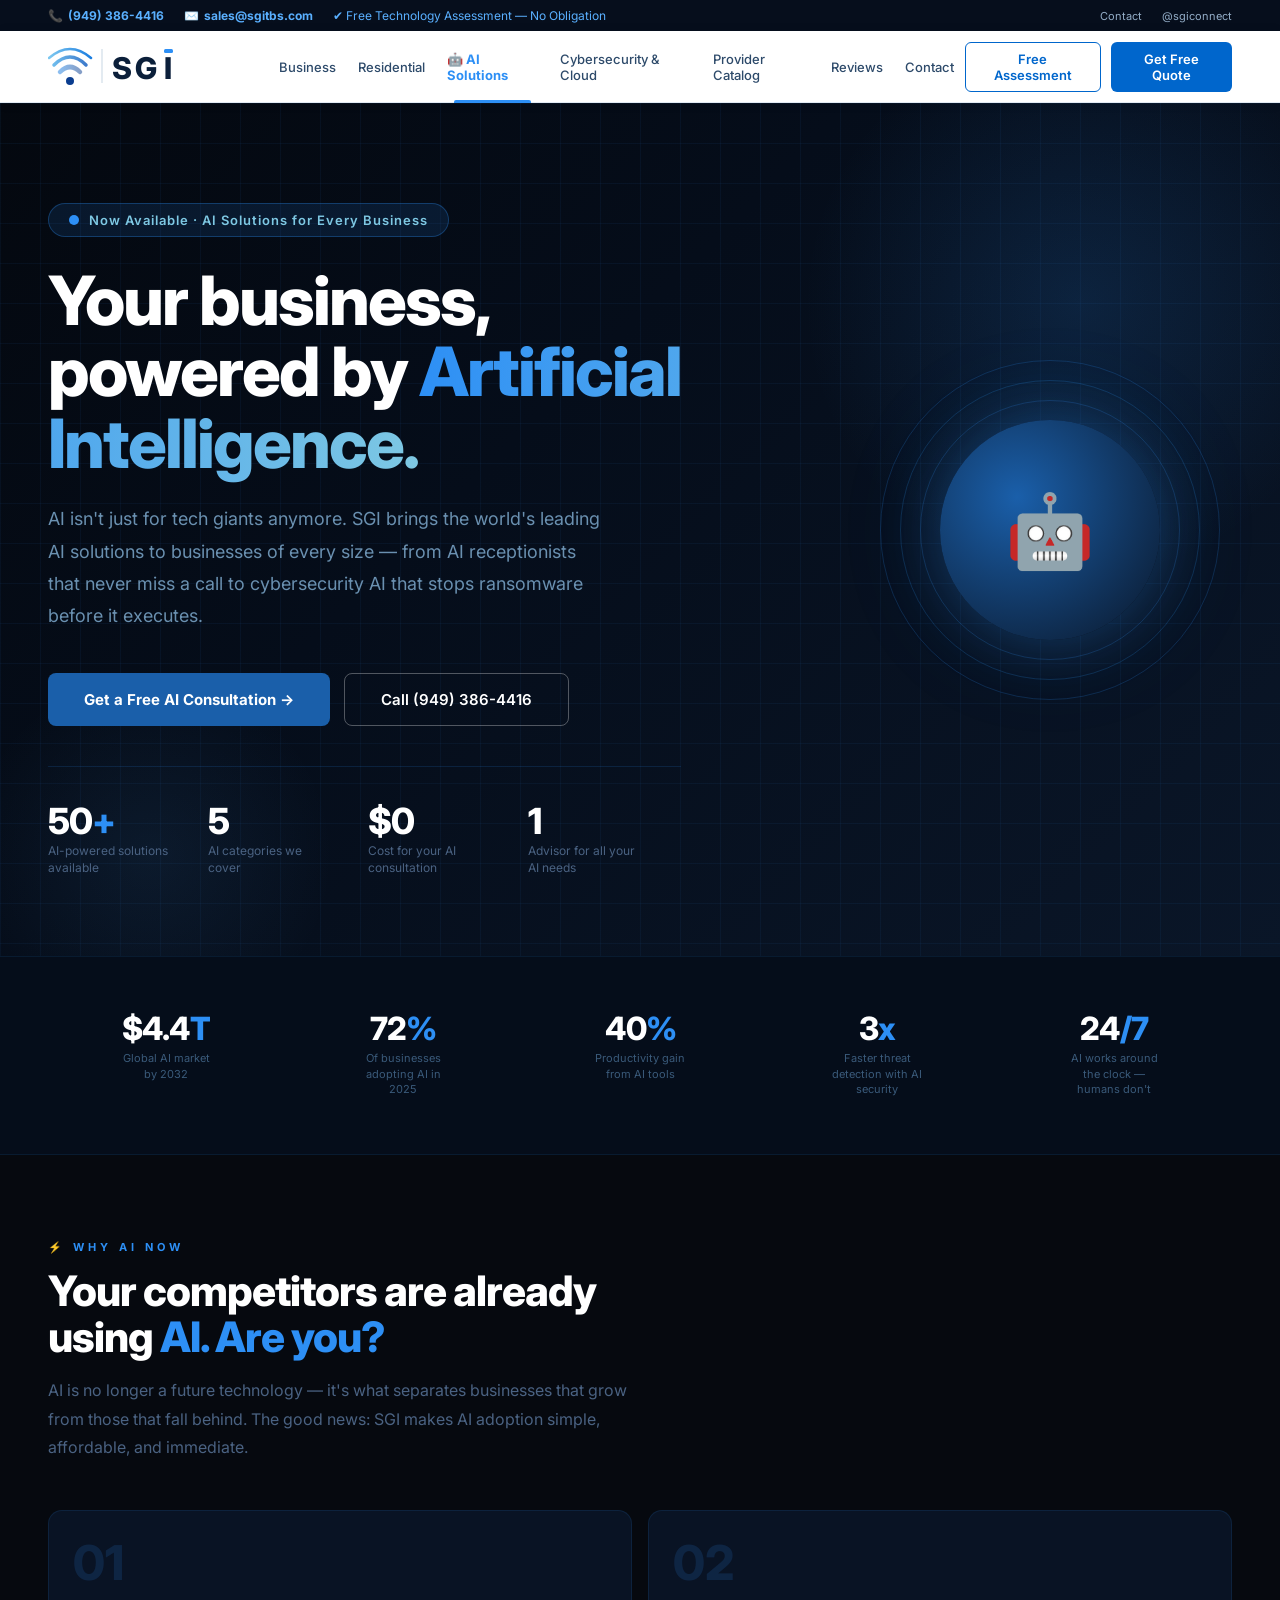
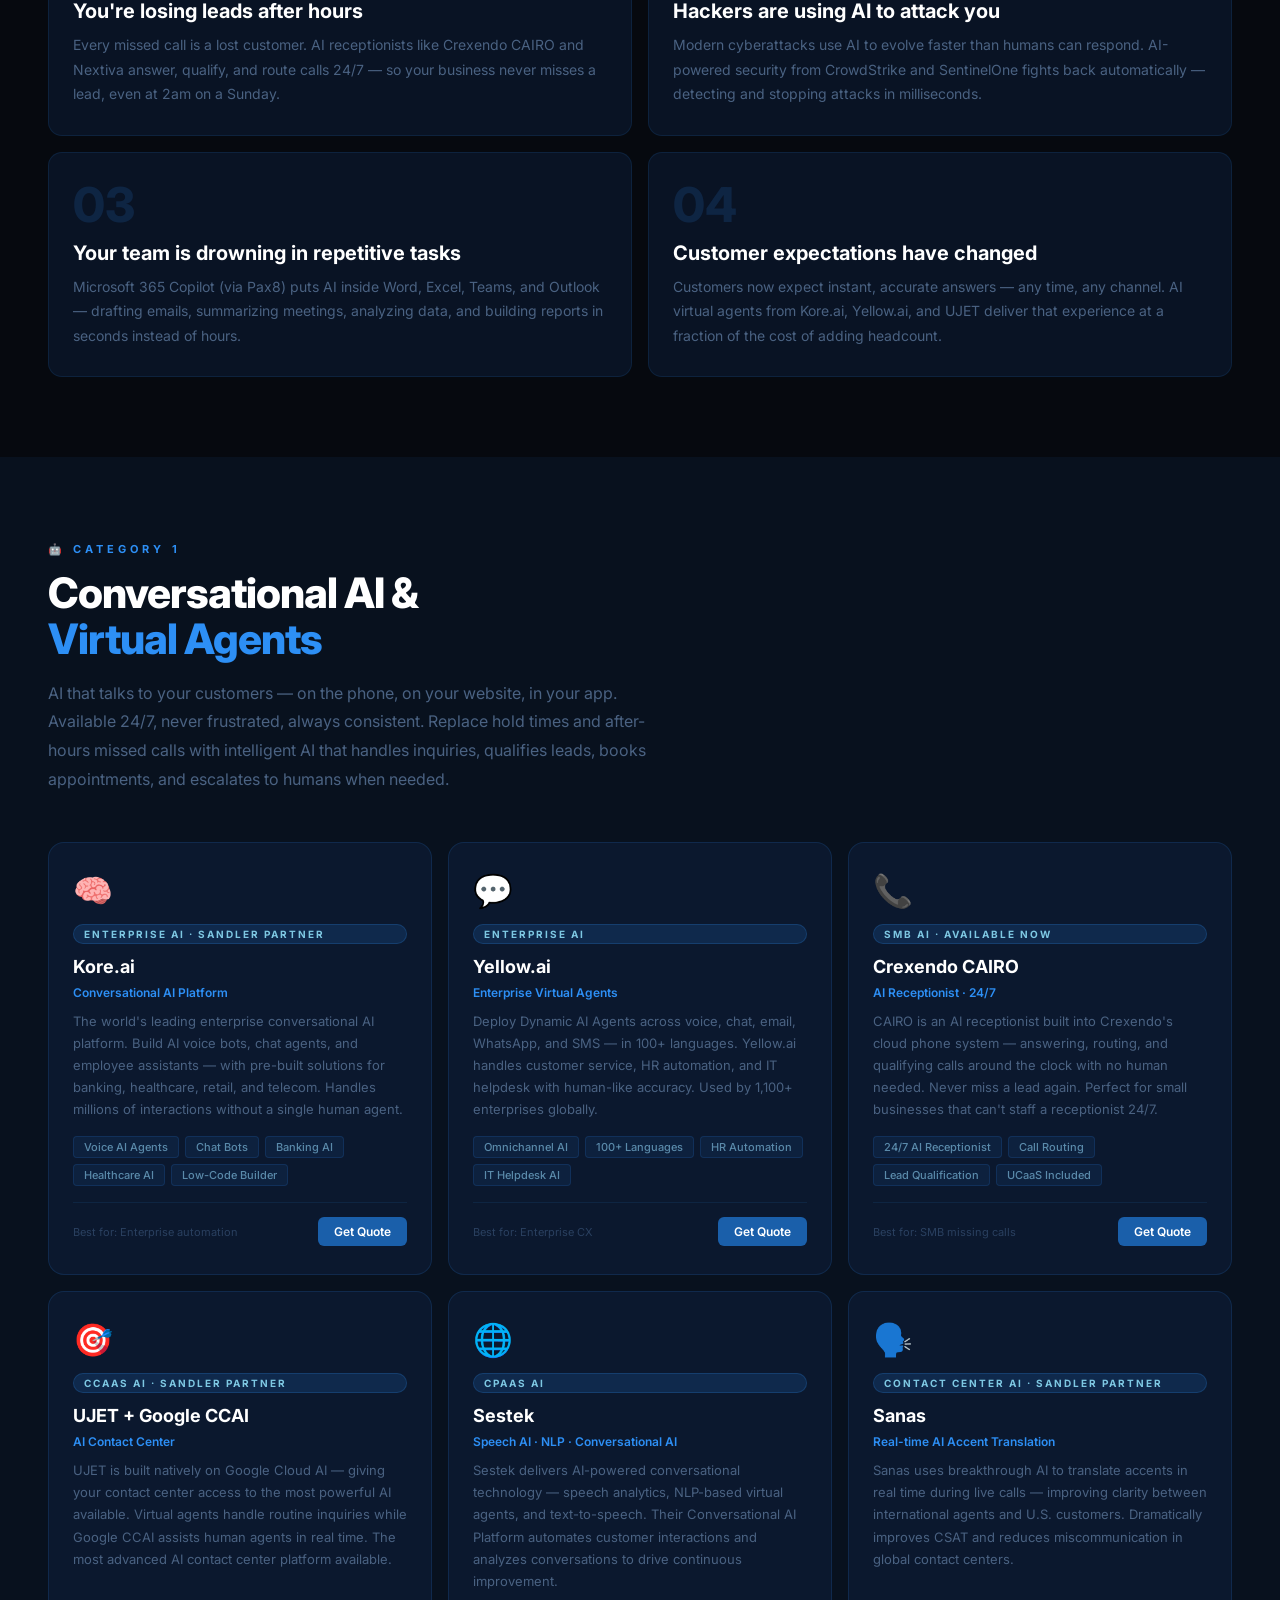
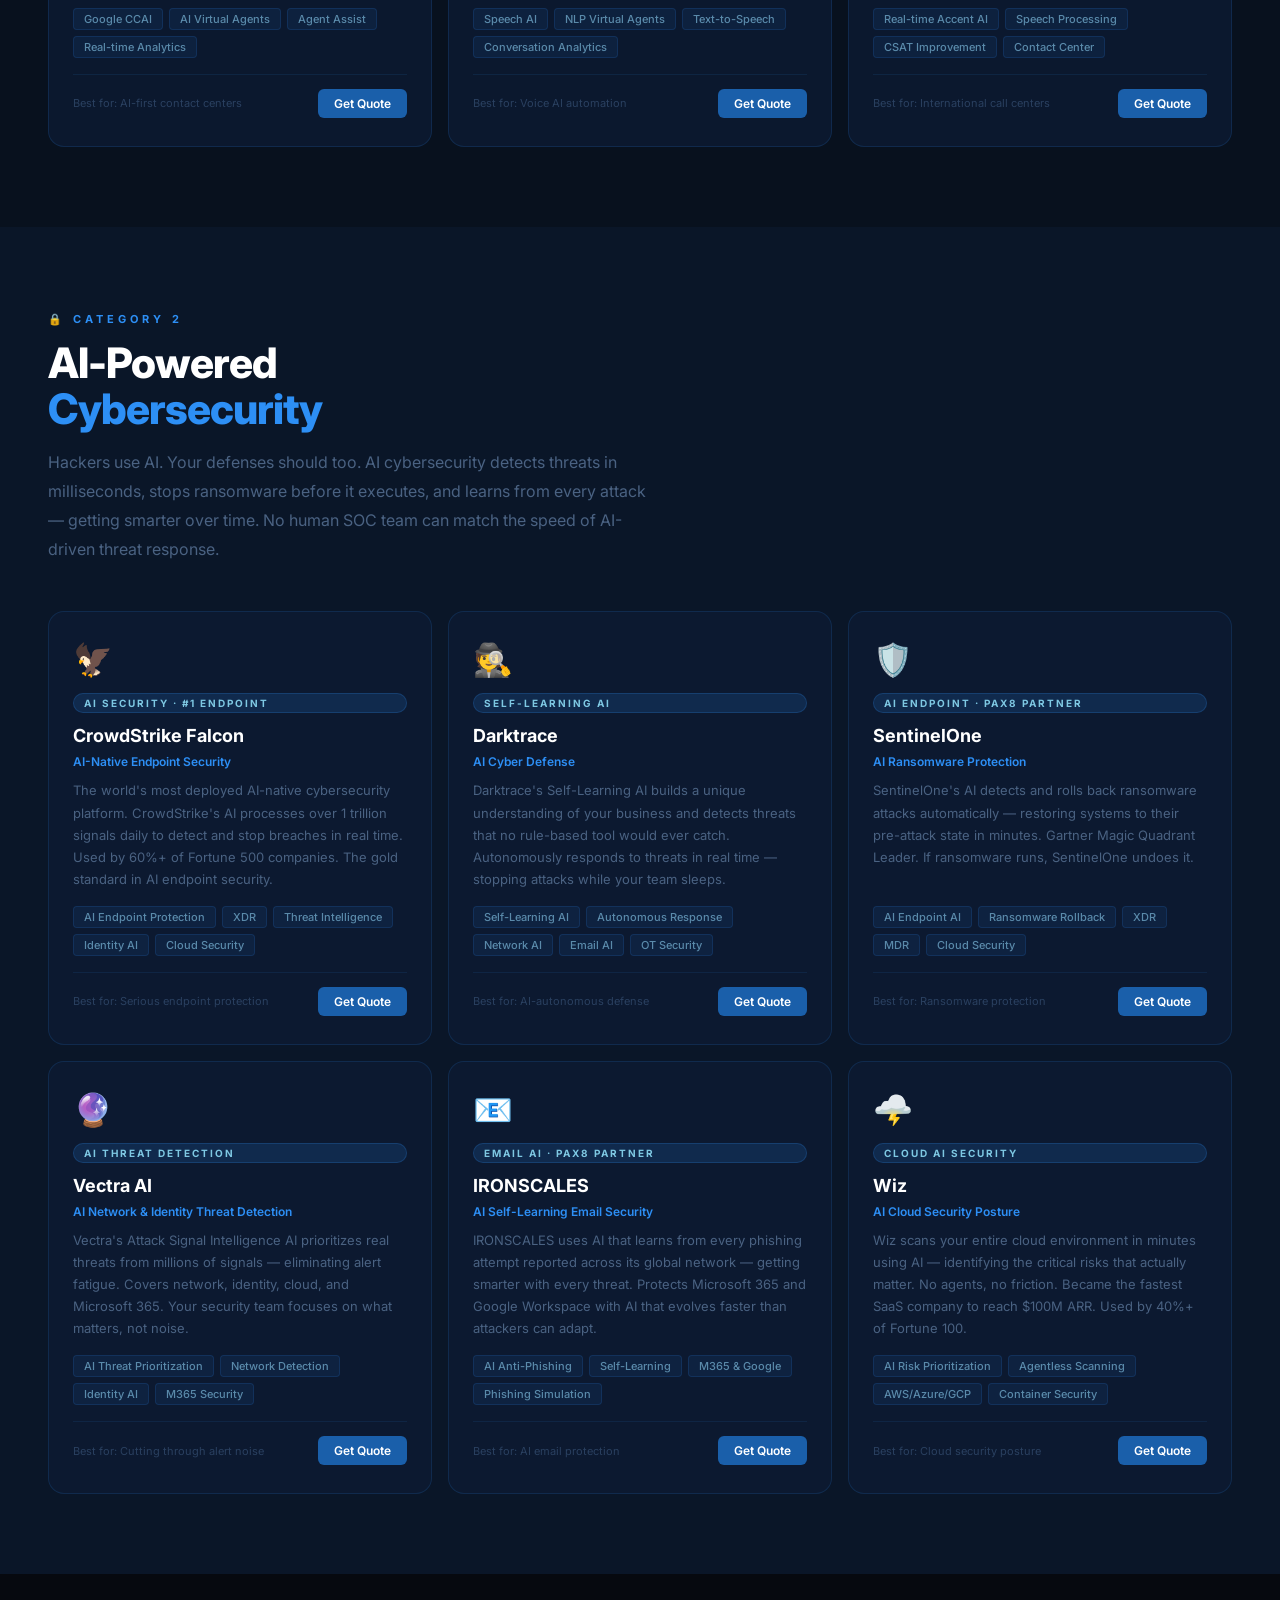
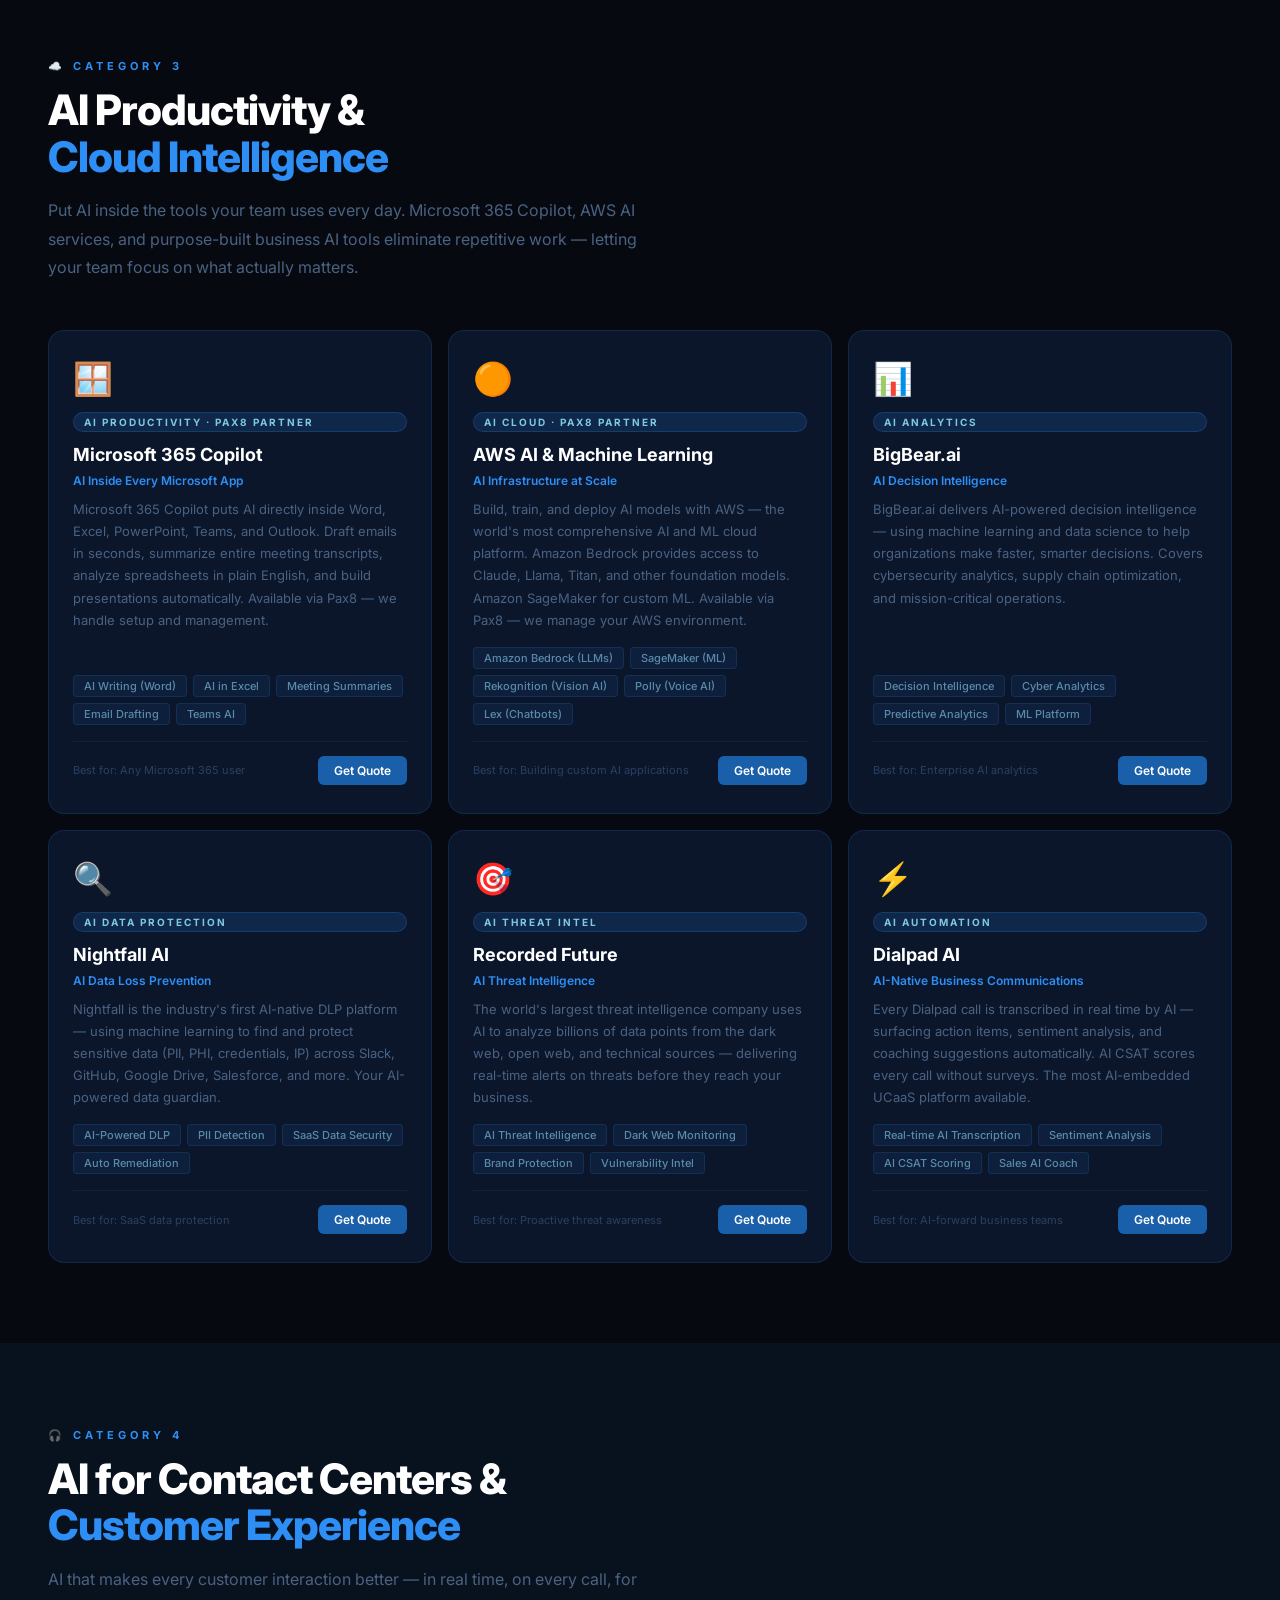
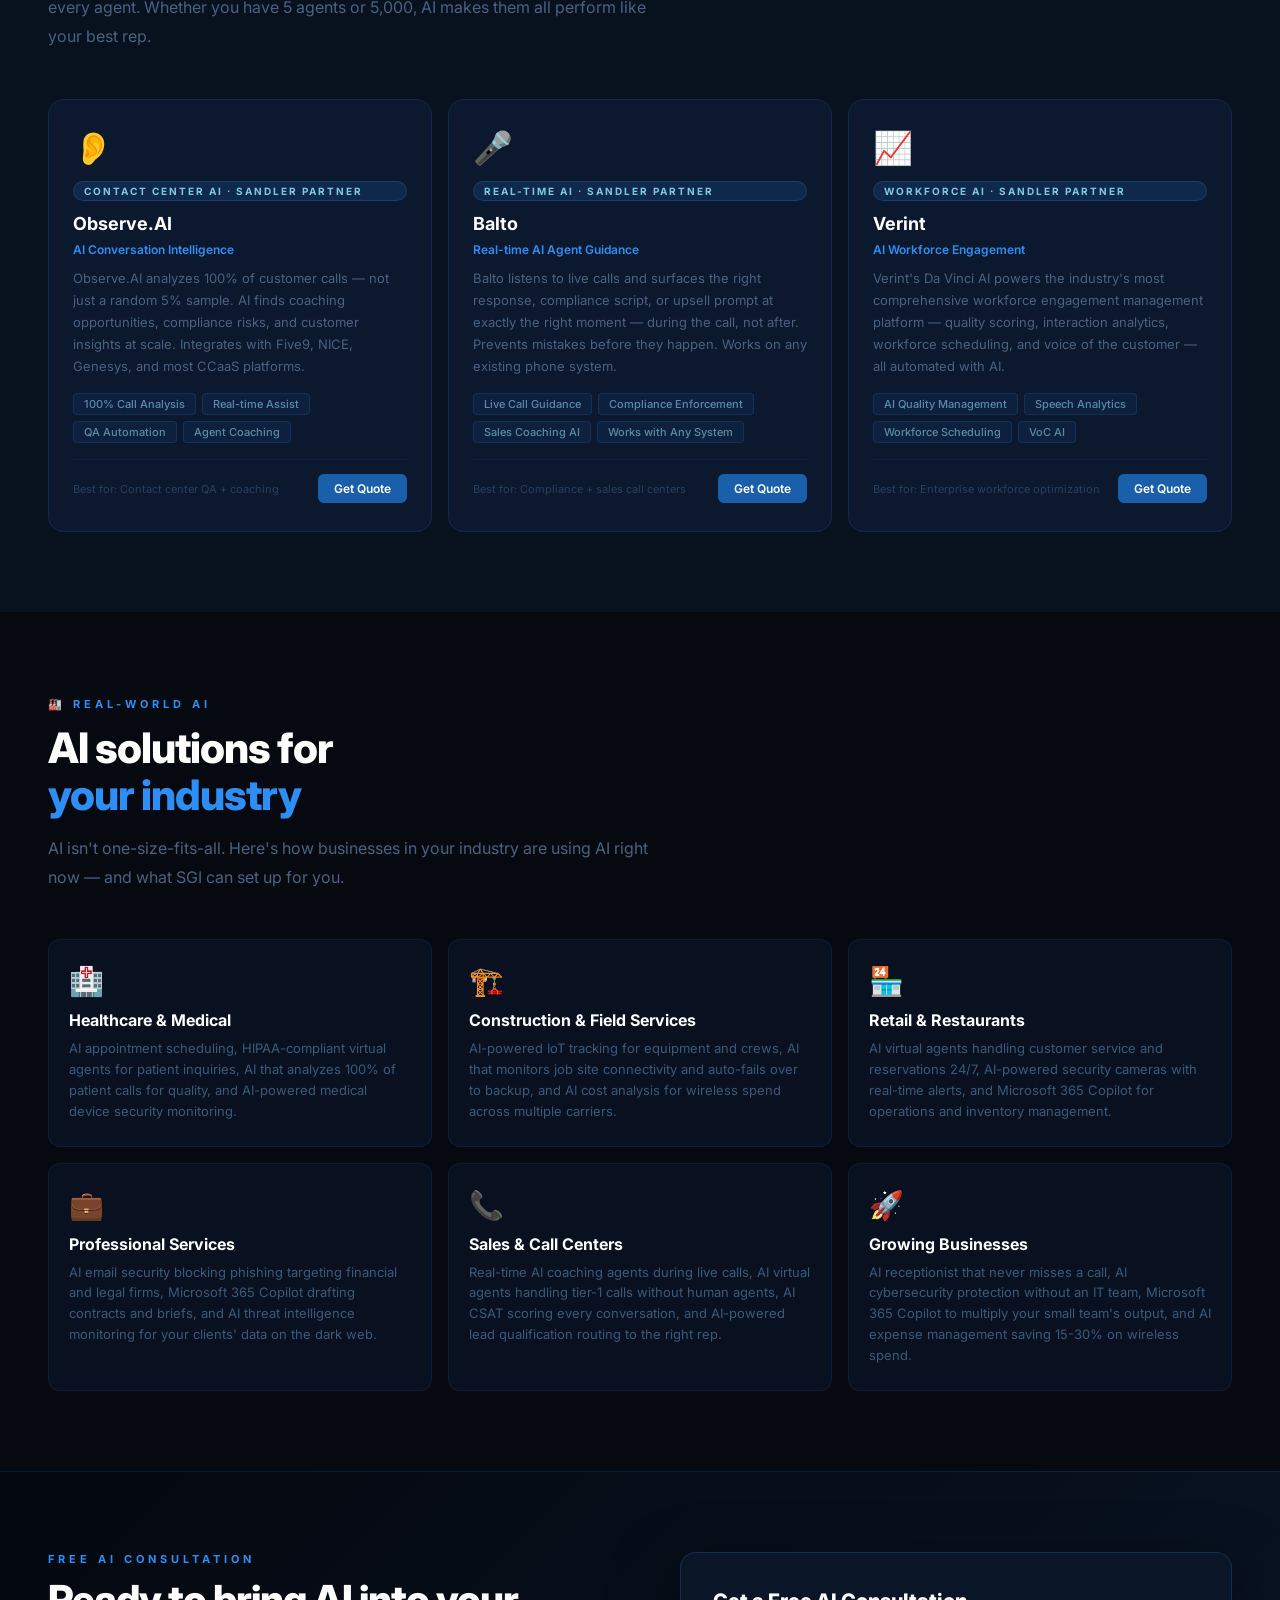
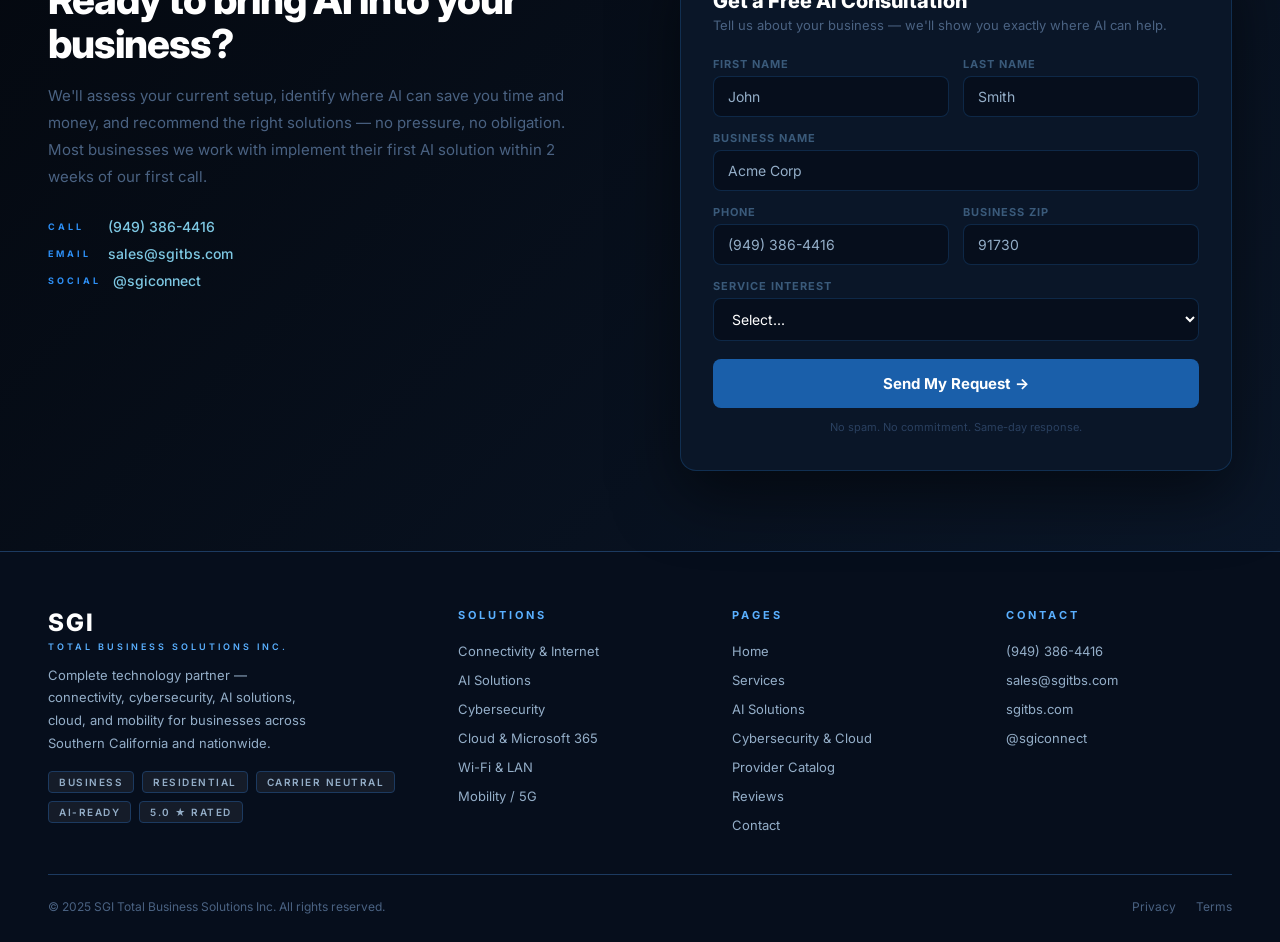
<file: ai.html>
<!DOCTYPE html>
<html lang="en">
<head>
<meta charset="UTF-8"/>
<meta name="viewport" content="width=device-width, initial-scale=1.0"/>
<title>AI Solutions — SGI Total Business Solutions</title>
<meta name="description" content="SGI delivers AI solutions for businesses — conversational AI, AI cybersecurity, Microsoft 365 Copilot, AI contact center, and more. Southern California and nationwide."/>
<link href="https://fonts.googleapis.com/css2?family=Inter:wght@300;400;500;600;700;800;900&display=swap" rel="stylesheet"/>
<style>




/* ═══════════════════════════════════════
   SGI TOTAL BUSINESS SOLUTIONS
   shared.css — used by all pages
═══════════════════════════════════════ */

*, *::before, *::after { box-sizing: border-box; margin: 0; padding: 0; }

:root {
  --navy:       #0b1f3a;
  --navy-deep:  #060e1c;
  --navy-mid:   #102646;
  --navy-border:#1c3a60;
  --blue:       #0066cc;
  --blue-mid:   #1a7de0;
  --blue-light: #5ab0ff;
  --blue-pale:  #cce4ff;
  --white:      #ffffff;
  --gray-50:    #f8fafc;
  --gray-100:   #f0f4f8;
  --gray-200:   #e2eaf3;
  --gray-400:   #94aec8;
  --gray-600:   #4a6282;
  --text-dark:  #0b1f3a;
  --text-mid:   #2d4a6a;
  --text-muted: #5a7a9a;
}

html { scroll-behavior: smooth; }
body { font-family: 'Inter', sans-serif; font-weight: 400; color: var(--text-dark); background: #fff; overflow-x: hidden; }
a { text-decoration: none; }
::-webkit-scrollbar { width: 4px; }
::-webkit-scrollbar-track { background: var(--navy-deep); }
::-webkit-scrollbar-thumb { background: var(--navy-border); }

/* ── TOP BAR ── */
.topbar { background: var(--navy-deep); padding: 8px 48px; display: flex; align-items: center; justify-content: space-between; flex-wrap: wrap; gap: 8px; }
.topbar-left { display: flex; gap: 20px; flex-wrap: wrap; }
.topbar-item { font-size: 12px; color: var(--gray-400); display: flex; align-items: center; gap: 5px; }
.topbar-item strong { color: var(--blue-light); }
.tbs-highlight { color: #5ab0ff; }
.topbar-right { display: flex; gap: 20px; }
.topbar-right a { font-size: 11px; color: var(--gray-400); transition: color .2s; }
.topbar-right a:hover { color: white; }

/* ── NAV ── */
.nav { background: white; border-bottom: 1px solid var(--gray-200); display: flex; align-items: center; justify-content: space-between; padding: 0 48px; height: 72px; box-shadow: 0 1px 12px rgba(0,0,0,.06); position: sticky; top: 0; z-index: 1000; }
.nav-logo-wrap { display: flex; align-items: center; cursor: pointer; }
.nav-links { display: flex; list-style: none; gap: 0; }
.nav-links a { padding: 0 11px; height: 72px; display: flex; align-items: center; font-size: 13px; font-weight: 500; color: var(--text-mid); transition: color .2s; position: relative; }
.nav-links a::after { content:''; position:absolute; bottom:0; left:18px; right:18px; height:3px; background:var(--blue); transform:scaleX(0); transition:transform .2s; border-radius:2px 2px 0 0; }
.nav-links a:hover, .nav-links a.active { color: var(--blue); }
.nav-links a:hover::after, .nav-links a.active::after { transform:scaleX(1); }
.nav-right { display: flex; gap: 10px; }

/* Buttons */
.btn-ghost { background:transparent; color:var(--blue); border:1.5px solid var(--blue); border-radius:6px; padding:8px 14px; font-family:'Inter',sans-serif; font-size:13px; font-weight:600; cursor:pointer; transition:all .2s; }
.btn-ghost:hover { background:var(--blue); color:white; }
.btn-solid { background:var(--blue); color:white; border:none; border-radius:6px; padding:9px 14px; font-family:'Inter',sans-serif; font-size:13px; font-weight:600; cursor:pointer; transition:all .2s; }
.btn-solid:hover { background:var(--blue-mid); transform:translateY(-1px); }

/* Hamburger */
.hamburger { display:none; background:none; border:none; font-size:22px; cursor:pointer; color:var(--text-dark); padding:8px; }
.mobile-menu { display:none; flex-direction:column; background:white; border-bottom:1px solid var(--gray-200); padding:12px 24px; gap:4px; position:sticky; top:72px; z-index:999; box-shadow:0 4px 12px rgba(0,0,0,.08); }
.mobile-menu.open { display:flex; }
.mobile-menu a { font-size:15px; font-weight:500; color:var(--text-mid); padding:10px 0; border-bottom:1px solid var(--gray-100); }
.mobile-menu a:last-child { border-bottom:none; }
.mobile-menu .mobile-cta { background:var(--blue); color:white; text-align:center; border-radius:6px; padding:12px; margin-top:8px; font-weight:600; border-bottom:none; }

/* ── HERO ── */
.hero { min-height:92vh; display:flex; align-items:center; padding:80px 48px; position:relative; overflow:hidden; background:linear-gradient(135deg,var(--navy-deep) 0%,var(--navy) 50%,#0d2a50 100%); }
.hero-bg { position:absolute; inset:0; background-image:linear-gradient(rgba(28,58,96,.3) 1px,transparent 1px),linear-gradient(90deg,rgba(28,58,96,.3) 1px,transparent 1px); background-size:48px 48px; }
.hero-glow { position:absolute; top:-100px; right:-100px; width:700px; height:700px; background:radial-gradient(circle,rgba(0,102,204,.18) 0%,transparent 65%); pointer-events:none; }
.hero-content { position:relative; z-index:2; max-width:620px; }
.hero-badge { display:inline-flex; align-items:center; gap:8px; background:rgba(0,102,204,.2); border:1px solid rgba(0,102,204,.4); border-radius:100px; padding:6px 16px; margin-bottom:28px; }
.badge-dot { width:7px; height:7px; border-radius:50%; background:var(--blue-light); animation:pulse 2s infinite; }
@keyframes pulse { 0%,100%{opacity:1}50%{opacity:.4} }
.hero-badge span { font-size:12px; font-weight:500; color:#cce4ff; }
.hero h1 { font-size:64px; font-weight:800; line-height:1.06; color:white; margin-bottom:24px; letter-spacing:-1.5px; }
.hero h1 .blue { color:var(--blue-light); }
.hero h1 .thin { font-weight:300; }
.hero-sub { font-size:17px; color:var(--gray-400); line-height:1.75; max-width:520px; margin-bottom:36px; }
.hero-pills { display:flex; gap:10px; flex-wrap:wrap; margin-bottom:40px; }
.hero-pill { background:rgba(255,255,255,.07); border:1px solid rgba(255,255,255,.12); border-radius:6px; padding:7px 14px; font-size:12px; font-weight:500; color:#cce4ff; }
.hero-btns { display:flex; gap:14px; flex-wrap:wrap; margin-bottom:56px; }
.btn-hero-primary { background:var(--blue); color:white; border:none; border-radius:8px; padding:16px 36px; font-family:'Inter',sans-serif; font-size:15px; font-weight:700; cursor:pointer; transition:all .2s; }
.btn-hero-primary:hover { background:var(--blue-mid); transform:translateY(-2px); box-shadow:0 12px 32px rgba(0,102,204,.4); }
.btn-hero-outline { background:transparent; color:white; border:1.5px solid rgba(255,255,255,.3); border-radius:8px; padding:16px 36px; font-family:'Inter',sans-serif; font-size:15px; font-weight:600; cursor:pointer; transition:all .2s; }
.btn-hero-outline:hover { border-color:white; background:rgba(255,255,255,.07); }
.hero-stats { display:flex; gap:48px; flex-wrap:wrap; padding-top:40px; border-top:1px solid rgba(255,255,255,.1); }
.h-stat { display:flex; flex-direction:column; gap:4px; }
.h-stat-num { font-size:36px; font-weight:800; color:white; letter-spacing:-1px; line-height:1; }
.h-stat-num span { color:var(--blue-light); }
.h-stat-label { font-size:12px; color:var(--gray-400); max-width:110px; line-height:1.4; }
.hero-visual { position:absolute; right:48px; top:50%; transform:translateY(-50%); z-index:2; opacity:.7; }

/* ── TRUST BAR ── */
.trust-bar { background:white; border-bottom:1px solid var(--gray-200); padding:18px 48px; display:flex; align-items:center; justify-content:space-between; flex-wrap:wrap; gap:16px; }
.trust-item { display:flex; align-items:center; gap:10px; }
.trust-icon { width:36px; height:36px; background:var(--blue-pale); border-radius:8px; display:flex; align-items:center; justify-content:center; font-size:16px; flex-shrink:0; }
.ti-title { font-size:14px; font-weight:700; color:var(--text-dark); }
.ti-sub { font-size:11px; color:var(--text-muted); }
.trust-div { width:1px; height:32px; background:var(--gray-200); }

/* ── TICKER ── */
.ticker-wrap { background:var(--gray-50); border-bottom:1px solid var(--gray-200); padding:14px 0; overflow:hidden; }
.ticker-track { display:flex; gap:56px; animation:ticker 28s linear infinite; white-space:nowrap; }
.ticker-chip { font-size:13px; font-weight:600; color:var(--text-muted); flex-shrink:0; }
@keyframes ticker { from{transform:translateX(0)} to{transform:translateX(-50%)} }

/* ── SECTIONS ── */
.section-light { padding:80px 48px; background:white; }
.section-gray  { padding:80px 48px; background:var(--gray-50); }
.section-dark  { padding:80px 48px; background:var(--navy-deep); }
.section-navy  { padding:80px 48px; background:var(--navy); }
.section-label { font-size:11px; font-weight:700; letter-spacing:4px; text-transform:uppercase; color:var(--blue); margin-bottom:12px; }
.section-label.light { color:var(--blue-light); }
.section-title { font-size:44px; font-weight:800; line-height:1.1; letter-spacing:-1px; color:var(--text-dark); margin-bottom:16px; }
.section-title.light { color:white; }
.section-title .blue { color:var(--blue); }
.section-sub { font-size:16px; color:var(--text-muted); line-height:1.7; max-width:540px; margin-bottom:48px; }
.section-header-row { display:flex; align-items:flex-end; justify-content:space-between; margin-bottom:40px; flex-wrap:wrap; gap:20px; }
.see-all-btn { background:transparent; color:var(--blue); border:1.5px solid var(--blue); border-radius:6px; padding:9px 14px; font-size:13px; font-weight:600; cursor:pointer; transition:all .2s; white-space:nowrap; display:inline-block; }
.see-all-btn:hover { background:var(--blue); color:white; }

/* Services grid */
.services-grid { display:grid; grid-template-columns:repeat(3,1fr); gap:20px; }
.svc-card { background:white; border:1px solid var(--gray-200); border-radius:12px; padding:28px 24px; transition:all .25s; position:relative; overflow:hidden; }
.svc-card::before { content:''; position:absolute; top:0; left:0; right:0; height:4px; background:linear-gradient(90deg,var(--blue),var(--blue-light)); transform:scaleX(0); transform-origin:left; transition:transform .3s; }
.svc-card:hover { transform:translateY(-4px); box-shadow:0 16px 40px rgba(0,102,204,.12); border-color:var(--blue-pale); }
.svc-card:hover::before { transform:scaleX(1); }
.svc-icon { font-size:28px; margin-bottom:16px; }
.svc-card h3 { font-size:18px; font-weight:700; color:var(--text-dark); margin-bottom:10px; }
.svc-card p { font-size:14px; color:var(--text-muted); line-height:1.65; }

/* Why grid */
.why-grid { display:grid; grid-template-columns:1fr 1fr; gap:1px; background:var(--gray-200); border:1px solid var(--gray-200); border-radius:8px; overflow:hidden; margin-top:40px; }
.why-card { background:white; padding:36px 32px; }
.why-card.featured { background:var(--gray-50); }
.why-num { font-size:56px; font-weight:800; color:var(--gray-200); line-height:1; margin-bottom:12px; letter-spacing:-2px; }
.why-card h3 { font-size:22px; font-weight:700; color:var(--text-dark); margin-bottom:10px; }
.why-card p { font-size:14px; color:var(--text-muted); line-height:1.75; }

/* Reviews */
.reviews-grid { display:grid; grid-template-columns:repeat(3,1fr); gap:20px; }
.review-card { background:white; border:1px solid var(--gray-200); border-radius:12px; padding:28px 24px; transition:all .2s; }
.review-card:hover { border-color:var(--blue-pale); box-shadow:0 8px 28px rgba(0,0,0,.07); transform:translateY(-2px); }
.rev-stars { color:#f59e0b; font-size:16px; letter-spacing:2px; margin-bottom:14px; }
.rev-text { font-size:14px; color:var(--text-mid); line-height:1.75; margin-bottom:18px; font-style:italic; }
.rev-author { font-size:13px; font-weight:700; color:var(--text-dark); }
.rev-biz { font-size:12px; color:var(--text-muted); margin-top:2px; }
.rating-block { text-align:right; }
.rating-num { font-size:48px; font-weight:800; color:var(--blue); line-height:1; letter-spacing:-2px; }
.rating-stars { color:#f59e0b; font-size:18px; letter-spacing:2px; }
.rating-sub { font-size:12px; color:var(--text-muted); margin-top:4px; }

/* CTA band */
.cta-band { background:linear-gradient(135deg,var(--navy-deep) 0%,var(--navy-mid) 100%); padding:80px 48px; display:grid; grid-template-columns:1fr 1fr; gap:80px; align-items:start; }
.cta-left h2 { font-size:40px; font-weight:800; color:white; line-height:1.1; letter-spacing:-1px; margin-bottom:16px; }
.cta-left p { font-size:15px; color:var(--gray-400); line-height:1.8; margin-bottom:28px; }
.cta-contacts { display:flex; flex-direction:column; gap:10px; }
.cta-contact { display:flex; align-items:center; gap:12px; font-size:14px; font-weight:500; color:#cce4ff; }
.cc-label { font-size:9px; font-weight:700; letter-spacing:3px; text-transform:uppercase; color:var(--blue-light); min-width:48px; }

/* Quote form */
.quote-form { background:white; border-radius:16px; padding:36px 32px; box-shadow:0 24px 64px rgba(0,0,0,.24); }
.form-title { font-size:20px; font-weight:800; color:var(--text-dark); margin-bottom:4px; }
.form-sub { font-size:13px; color:var(--text-muted); margin-bottom:24px; }
.form-grp { display:flex; flex-direction:column; gap:5px; margin-bottom:14px; }
.form-grp label { font-size:11px; font-weight:700; letter-spacing:1px; text-transform:uppercase; color:var(--text-muted); }
.form-grp input, .form-grp select { width:100%; background:var(--gray-50); border:1.5px solid var(--gray-200); border-radius:8px; padding:11px 14px; font-family:'Inter',sans-serif; font-size:14px; color:var(--text-dark); outline:none; transition:border-color .2s; }
.form-grp input:focus, .form-grp select:focus { border-color:var(--blue); background:white; box-shadow:0 0 0 3px rgba(0,102,204,.1); }
.form-grp input::placeholder { color:var(--gray-400); }
.form-row-2 { display:grid; grid-template-columns:1fr 1fr; gap:14px; }
.form-btn { width:100%; background:var(--blue); color:white; border:none; border-radius:8px; padding:15px; font-family:'Inter',sans-serif; font-size:15px; font-weight:700; cursor:pointer; margin-top:4px; transition:all .2s; }
.form-btn:hover { background:var(--blue-mid); transform:translateY(-1px); box-shadow:0 8px 24px rgba(0,102,204,.35); }
.form-disclaimer { font-size:11px; color:var(--gray-400); text-align:center; margin-top:12px; }

/* ── FOOTER ── */
.footer { background:var(--navy-deep); padding:56px 48px 28px; border-top:1px solid var(--navy-border); }
.footer-top { display:grid; grid-template-columns:1.6fr 1fr 1fr 1fr; gap:48px; padding-bottom:40px; border-bottom:1px solid var(--navy-border); margin-bottom:24px; }
.footer-logo { font-family:'Inter',sans-serif; font-size:24px; font-weight:800; color:white; letter-spacing:2px; }
.footer-tagline { font-size:9px; font-weight:600; letter-spacing:3px; text-transform:uppercase; color:var(--blue-light); margin:4px 0 12px; }
.footer-brand p { font-size:13px; color:var(--gray-400); line-height:1.75; max-width:260px; margin-bottom:16px; }
.footer-badges { display:flex; gap:8px; flex-wrap:wrap; }
.footer-badges span { background:rgba(255,255,255,.06); border:1px solid var(--navy-border); border-radius:4px; padding:4px 10px; font-size:10px; font-weight:600; letter-spacing:1.5px; text-transform:uppercase; color:var(--gray-400); }
.footer-col h4 { font-size:11px; font-weight:700; letter-spacing:3px; text-transform:uppercase; color:var(--blue-light); margin-bottom:18px; }
.footer-col ul { list-style:none; display:flex; flex-direction:column; gap:9px; }
.footer-col a { font-size:13px; color:var(--gray-400); transition:color .2s; }
.footer-col a:hover { color:white; }
.footer-bottom { display:flex; align-items:center; justify-content:space-between; flex-wrap:wrap; gap:12px; font-size:12px; color:var(--gray-600); }
.footer-links { display:flex; gap:20px; }
.footer-links a { font-size:12px; color:var(--gray-600); transition:color .2s; }
.footer-links a:hover { color:var(--blue-light); }

/* ── PAGE HERO (inner pages) ── */
.page-hero { background:linear-gradient(135deg,var(--navy-deep) 0%,var(--navy) 60%,#0d2a50 100%); padding:72px 48px 60px; position:relative; overflow:hidden; }
.page-hero::before { content:''; position:absolute; inset:0; background-image:linear-gradient(rgba(28,58,96,.3) 1px,transparent 1px),linear-gradient(90deg,rgba(28,58,96,.3) 1px,transparent 1px); background-size:48px 48px; }
.page-hero-inner { position:relative; z-index:2; }
.page-hero h1 { font-size:52px; font-weight:800; color:white; line-height:1.1; letter-spacing:-1.5px; margin-bottom:16px; }
.page-hero p { font-size:18px; color:var(--gray-400); line-height:1.75; max-width:600px; }

/* ── COMPARE TABLE ── */
.compare-wrap { overflow-x:auto; border-radius:12px; border:1px solid var(--gray-200); box-shadow:0 4px 24px rgba(0,0,0,.06); }
.compare-table { width:100%; border-collapse:collapse; min-width:680px; }
.compare-table th { padding:18px 22px; font-size:13px; font-weight:700; text-align:left; border-bottom:2px solid var(--gray-200); }
.compare-table th.sgi-col { background:var(--navy); color:white; text-align:center; }
.compare-table th.car-col { background:white; color:var(--text-mid); text-align:center; }
.compare-table th:first-child { background:var(--gray-50); color:var(--text-muted); }
.compare-table td { padding:14px 22px; font-size:14px; border-bottom:1px solid var(--gray-100); vertical-align:middle; }
.compare-table td:first-child { font-weight:600; color:var(--text-mid); background:var(--gray-50); font-size:13px; }
.compare-table td.sgi-col { background:rgba(0,102,204,.04); text-align:center; font-weight:600; color:var(--blue); }
.compare-table td.car-col { text-align:center; color:var(--text-muted); }
.compare-table tr:last-child td { border-bottom:none; }
.chk { color:#16a34a; font-size:18px; }
.crs { color:#dc2626; font-size:16px; }
.prt { color:#d97706; font-size:13px; font-weight:600; }

/* ── STEPS ── */
.steps-row { display:grid; grid-template-columns:repeat(4,1fr); gap:0; position:relative; margin-top:48px; }
.steps-row::before { content:''; position:absolute; top:28px; left:calc(12.5% + 4px); right:calc(12.5% + 4px); height:2px; background:var(--blue-pale); z-index:0; }
.step { display:flex; flex-direction:column; align-items:center; text-align:center; padding:0 20px; position:relative; z-index:1; }
.step-num { width:56px; height:56px; border-radius:50%; background:var(--navy); color:white; display:flex; align-items:center; justify-content:center; font-size:20px; font-weight:800; margin-bottom:16px; border:4px solid white; box-shadow:0 0 0 2px var(--blue); }
.step h3 { font-size:16px; font-weight:700; color:var(--text-dark); margin-bottom:8px; }
.step p { font-size:13px; color:var(--text-muted); line-height:1.6; }

/* ── CARRIER CARDS ── */
.carrier-grid { display:grid; grid-template-columns:repeat(4,1fr); gap:16px; margin-top:16px; }
.carrier-card { background:white; border:1px solid var(--gray-200); border-radius:12px; padding:22px 18px; display:flex; flex-direction:column; gap:6px; transition:all .2s; }
.carrier-card:hover { border-color:var(--blue); box-shadow:0 4px 20px rgba(0,102,204,.1); transform:translateY(-2px); }
.carrier-dot { width:6px; height:6px; border-radius:50%; background:var(--blue); margin-bottom:4px; }
.carrier-name { font-size:16px; font-weight:700; color:var(--text-dark); }
.carrier-type { font-size:12px; color:var(--text-muted); line-height:1.4; }
.carrier-tag { display:inline-block; background:var(--blue-pale); color:var(--blue); font-size:10px; font-weight:700; letter-spacing:1px; text-transform:uppercase; padding:3px 10px; border-radius:100px; margin-top:4px; }

/* ── RESPONSIVE ── */
@media(max-width:960px){
  .topbar, .nav, .section-light, .section-gray, .section-dark, .section-navy, .cta-band, .footer, .page-hero { padding-left:20px; padding-right:20px; }
  .trust-bar { padding:16px 20px; }
  .nav-links, .nav-right { display:none; }
  .hamburger { display:block; }
  .hero { padding:80px 24px 60px; min-height:auto; }
  .hero h1 { font-size:40px; }
  .hero-visual { display:none; }
  .hero-stats { gap:24px; }
  .services-grid, .reviews-grid { grid-template-columns:1fr; }
  .why-grid { grid-template-columns:1fr; }
  .steps-row { grid-template-columns:repeat(2,1fr); gap:36px; }
  .steps-row::before { display:none; }
  .carrier-grid { grid-template-columns:repeat(2,1fr); }
  .cta-band { grid-template-columns:1fr; gap:40px; }
  .footer-top { grid-template-columns:1fr 1fr; gap:28px; }
  .section-title { font-size:32px; }
  .page-hero h1 { font-size:36px; }
  .compare-table th, .compare-table td { padding:10px 14px; font-size:12px; }
  .form-row-2 { grid-template-columns:1fr; }
}



/* ── NEW SECTIONS ── */
.solutions-grid {
  display: grid;
  grid-template-columns: repeat(3,1fr);
  gap: 20px;
}
.sol-card {
  background: white;
  border: 1px solid var(--gray-200);
  border-radius: 14px;
  padding: 32px 28px;
  transition: all .25s;
  position: relative;
  overflow: hidden;
}
.sol-card::before {
  content:'';
  position:absolute;
  top:0;left:0;right:0;height:4px;
  background:linear-gradient(90deg,var(--blue),var(--blue-light));
  transform:scaleX(0);transform-origin:left;
  transition:transform .3s;
}
.sol-card:hover { transform:translateY(-4px); box-shadow:0 16px 40px rgba(0,102,204,.12); border-color:var(--blue-pale); }
.sol-card:hover::before { transform:scaleX(1); }
.sol-icon { font-size:32px; margin-bottom:16px; }
.sol-card h3 { font-size:19px; font-weight:700; color:var(--text-dark); margin-bottom:10px; }
.sol-card p { font-size:14px; color:var(--text-muted); line-height:1.65; margin-bottom:16px; }
.sol-tags { display:flex; flex-wrap:wrap; gap:6px; }
.sol-tag { background:var(--gray-100); border:1px solid var(--gray-200); border-radius:4px; padding:3px 10px; font-size:11px; font-weight:500; color:var(--text-mid); }
.sol-link { display:inline-flex; align-items:center; gap:4px; margin-top:14px; font-size:13px; font-weight:600; color:var(--blue); transition:gap .2s; }
.sol-link:hover { gap:8px; }

/* How we work */
.how-grid {
  display:grid;
  grid-template-columns:repeat(4,1fr);
  gap:1px;
  background:var(--gray-200);
  border:1px solid var(--gray-200);
  border-radius:12px;
  overflow:hidden;
  margin-top:48px;
}
.how-card {
  background:white;
  padding:36px 28px;
  text-align:center;
  transition:background .2s;
}
.how-card:hover { background:var(--gray-50); }
.how-num {
  width:52px;height:52px;
  border-radius:50%;
  background:var(--navy);
  color:white;
  display:flex;align-items:center;justify-content:center;
  font-size:20px;font-weight:800;
  margin:0 auto 18px;
}
.how-title { font-size:17px; font-weight:700; color:var(--text-dark); margin-bottom:10px; }
.how-desc { font-size:13px; color:var(--text-muted); line-height:1.65; }

/* Industries */
.industries-grid {
  display:grid;
  grid-template-columns:repeat(3,1fr);
  gap:16px;
  margin-top:40px;
}
.ind-card {
  background:white;
  border:1px solid var(--gray-200);
  border-radius:12px;
  padding:24px 22px;
  display:flex;
  align-items:flex-start;
  gap:16px;
  transition:all .2s;
}
.ind-card:hover { border-color:var(--blue-pale); box-shadow:0 4px 20px rgba(0,102,204,.08); transform:translateY(-2px); }
.ind-icon { font-size:28px; flex-shrink:0; }
.ind-card h3 { font-size:15px; font-weight:700; color:var(--text-dark); margin-bottom:5px; }
.ind-card p { font-size:12px; color:var(--text-muted); line-height:1.5; }

/* Packages */
.packages-grid {
  display:grid;
  grid-template-columns:repeat(3,1fr);
  gap:20px;
  margin-top:40px;
}
.pkg-card {
  background:white;
  border:2px solid var(--gray-200);
  border-radius:16px;
  padding:36px 28px;
  position:relative;
  transition:all .25s;
  display:flex;
  flex-direction:column;
}
.pkg-card.featured {
  border-color:var(--blue);
  box-shadow:0 8px 32px rgba(0,102,204,.15);
}
.pkg-badge {
  position:absolute;
  top:-14px;left:50%;transform:translateX(-50%);
  background:var(--blue);
  color:white;
  font-size:11px;font-weight:700;
  letter-spacing:1.5px;text-transform:uppercase;
  padding:4px 16px;
  border-radius:100px;
  white-space:nowrap;
}
.pkg-icon { font-size:36px; margin-bottom:14px; }
.pkg-name { font-size:20px; font-weight:800; color:var(--text-dark); margin-bottom:6px; }
.pkg-tagline { font-size:13px; color:var(--text-muted); margin-bottom:20px; line-height:1.5; }
.pkg-includes { list-style:none; display:flex; flex-direction:column; gap:10px; margin-bottom:24px; flex:1; }
.pkg-includes li { display:flex; align-items:flex-start; gap:10px; font-size:13px; color:var(--text-mid); }
.pkg-check { color:var(--blue); font-size:15px; flex-shrink:0; margin-top:1px; }
.pkg-btn {
  background:var(--blue);color:white;border:none;border-radius:8px;
  padding:13px;font-family:'Inter',sans-serif;font-size:14px;font-weight:700;
  cursor:pointer;transition:all .2s;text-align:center;display:block;width:100%;
}
.pkg-btn:hover { background:var(--blue-mid); transform:translateY(-1px); }
.pkg-btn.outline {
  background:transparent;color:var(--blue);
  border:2px solid var(--blue);
}
.pkg-btn.outline:hover { background:var(--blue); color:white; }

/* CTA banner */
.cta-banner {
  background:linear-gradient(135deg,var(--navy-deep) 0%,var(--navy-mid) 100%);
  padding:80px 48px;
  display:grid;
  grid-template-columns:1fr 1fr;
  gap:80px;
  align-items:start;
}

@media(max-width:960px){
  .solutions-grid,.packages-grid,.industries-grid { grid-template-columns:1fr; }
  .how-grid { grid-template-columns:repeat(2,1fr); }
  .cta-banner { grid-template-columns:1fr; gap:40px; padding:48px 20px; }
}


/* ── EXTRA STYLES ── */
.pill-row{display:flex;gap:8px;flex-wrap:wrap;margin-bottom:32px;}
.pill{background:rgba(255,255,255,.08);border:1px solid rgba(255,255,255,.15);border-radius:6px;padding:7px 14px;font-size:12px;font-weight:500;color:#cce4ff;}
.stat-band{background:var(--navy-deep);padding:40px 48px;display:grid;grid-template-columns:repeat(5,1fr);gap:1px;border-top:1px solid var(--navy-border);border-bottom:1px solid var(--navy-border);}
.stat-band-item{display:flex;flex-direction:column;align-items:center;justify-content:center;padding:28px 12px;text-align:center;background:var(--navy-deep);}
.sbi-num{font-size:36px;font-weight:800;color:white;letter-spacing:-1px;line-height:1;}
.sbi-num span{color:var(--blue-light);}
.sbi-label{font-size:11px;color:var(--gray-400);margin-top:6px;line-height:1.4;max-width:100px;}
.cat-section{padding:80px 48px;}
.cat-section.alt{background:var(--gray-50);}
.cat-header{display:grid;grid-template-columns:1fr 1fr;gap:80px;align-items:start;margin-bottom:48px;}
.cat-header.full{grid-template-columns:1fr;max-width:700px;}
.cat-eyebrow{font-size:11px;font-weight:700;letter-spacing:4px;text-transform:uppercase;color:var(--blue);margin-bottom:12px;}
.cat-title{font-size:40px;font-weight:800;line-height:1.1;letter-spacing:-1px;color:var(--text-dark);margin-bottom:14px;}
.cat-title span{color:var(--blue);}
.cat-desc{font-size:15px;color:var(--text-muted);line-height:1.8;}
.individual-grid{display:grid;grid-template-columns:repeat(3,1fr);gap:20px;margin-bottom:48px;}
.ind-svc-card{background:white;border:1px solid var(--gray-200);border-radius:14px;padding:28px 24px;transition:all .25s;position:relative;overflow:hidden;display:flex;flex-direction:column;}
.ind-svc-card::before{content:'';position:absolute;top:0;left:0;right:0;height:4px;background:linear-gradient(90deg,var(--blue),var(--blue-light));transform:scaleX(0);transform-origin:left;transition:transform .3s;}
.ind-svc-card:hover{transform:translateY(-4px);box-shadow:0 16px 40px rgba(0,102,204,.12);border-color:var(--blue-pale);}
.ind-svc-card:hover::before{transform:scaleX(1);}
.isc-icon{font-size:32px;margin-bottom:14px;}
.isc-name{font-size:18px;font-weight:700;color:var(--text-dark);margin-bottom:8px;}
.isc-desc{font-size:13px;color:var(--text-muted);line-height:1.65;margin-bottom:16px;flex:1;}
.isc-tags{display:flex;flex-wrap:wrap;gap:6px;margin-bottom:16px;}
.isc-tag{background:var(--gray-100);border:1px solid var(--gray-200);border-radius:4px;padding:3px 10px;font-size:11px;font-weight:500;color:var(--text-mid);}
.isc-footer{display:flex;align-items:center;justify-content:space-between;padding-top:14px;border-top:1px solid var(--gray-100);margin-top:auto;}
.isc-solo{font-size:11px;color:var(--text-muted);font-style:italic;}
.isc-btn{background:var(--blue);color:white;border:none;border-radius:6px;padding:8px 16px;font-family:'Inter',sans-serif;font-size:12px;font-weight:600;cursor:pointer;transition:all .2s;white-space:nowrap;}
.isc-btn:hover{background:var(--blue-mid);}
.bundle-upsell{background:linear-gradient(135deg,#eef6ff,#f0f8ff);border:1.5px solid var(--blue-pale);border-radius:16px;padding:28px 32px;display:flex;align-items:center;justify-content:space-between;gap:24px;flex-wrap:wrap;}
.bu-left h3{font-size:20px;font-weight:800;color:var(--text-dark);margin-bottom:6px;}
.bu-left p{font-size:14px;color:var(--text-muted);line-height:1.6;}
.bu-right{display:flex;gap:10px;flex-wrap:wrap;}
.bu-btn{background:var(--blue);color:white;border:none;border-radius:8px;padding:12px 24px;font-family:'Inter',sans-serif;font-size:14px;font-weight:700;cursor:pointer;transition:all .2s;white-space:nowrap;}
.bu-btn:hover{background:var(--blue-mid);transform:translateY(-1px);}
.bu-btn.ghost{background:transparent;color:var(--blue);border:2px solid var(--blue);}
.bu-btn.ghost:hover{background:var(--blue);color:white;}
.pkg-grid{display:grid;grid-template-columns:repeat(3,1fr);gap:20px;margin-top:40px;}
.pkg-c{background:white;border:2px solid var(--gray-200);border-radius:16px;padding:36px 28px;position:relative;display:flex;flex-direction:column;transition:all .25s;}
.pkg-c:hover{transform:translateY(-4px);box-shadow:0 16px 40px rgba(0,102,204,.1);}
.pkg-c.hot{border-color:var(--blue);box-shadow:0 8px 32px rgba(0,102,204,.15);}
.pkg-c-badge{position:absolute;top:-14px;left:50%;transform:translateX(-50%);background:var(--blue);color:white;font-size:11px;font-weight:700;letter-spacing:1.5px;text-transform:uppercase;padding:4px 16px;border-radius:100px;white-space:nowrap;}
.pkg-c-icon{font-size:40px;margin-bottom:14px;}
.pkg-c-name{font-size:21px;font-weight:800;color:var(--text-dark);margin-bottom:6px;}
.pkg-c-tag{font-size:13px;color:var(--text-muted);margin-bottom:20px;line-height:1.5;}
.pkg-c-list{list-style:none;display:flex;flex-direction:column;gap:10px;flex:1;margin-bottom:24px;}
.pkg-c-list li{display:flex;align-items:flex-start;gap:10px;font-size:13px;color:var(--text-mid);}
.ck{color:var(--blue);font-size:15px;flex-shrink:0;}
.pkg-c-btn{width:100%;background:var(--blue);color:white;border:none;border-radius:8px;padding:13px;font-family:'Inter',sans-serif;font-size:14px;font-weight:700;cursor:pointer;transition:all .2s;}
.pkg-c-btn:hover{background:var(--blue-mid);transform:translateY(-1px);}
.pkg-c-btn.out{background:transparent;color:var(--blue);border:2px solid var(--blue);}
.pkg-c-btn.out:hover{background:var(--blue);color:white;}
.cta-split{background:linear-gradient(135deg,var(--navy-deep),var(--navy-mid));padding:80px 48px;display:grid;grid-template-columns:1fr 1fr;gap:80px;align-items:start;}
.how-row{display:grid;grid-template-columns:repeat(4,1fr);gap:1px;background:var(--gray-200);border:1px solid var(--gray-200);border-radius:12px;overflow:hidden;margin-top:48px;}
.how-c{background:white;padding:32px 24px;text-align:center;}
.how-num{width:52px;height:52px;border-radius:50%;background:var(--navy);color:white;display:flex;align-items:center;justify-content:center;font-size:20px;font-weight:800;margin:0 auto 16px;}
.how-title{font-size:17px;font-weight:700;color:var(--text-dark);margin-bottom:8px;}
.how-desc{font-size:13px;color:var(--text-muted);line-height:1.65;}
.ind-row{display:grid;grid-template-columns:repeat(3,1fr);gap:16px;margin-top:40px;}
.ind-c{background:white;border:1px solid var(--gray-200);border-radius:12px;padding:22px 20px;display:flex;align-items:flex-start;gap:14px;transition:all .2s;}
.ind-c:hover{border-color:var(--blue-pale);box-shadow:0 4px 20px rgba(0,102,204,.08);transform:translateY(-2px);}
.ind-em{font-size:26px;flex-shrink:0;}
.ind-c h3{font-size:14px;font-weight:700;color:var(--text-dark);margin-bottom:4px;}
.ind-c p{font-size:12px;color:var(--text-muted);line-height:1.55;}
.proof-band{background:white;border-top:1px solid var(--gray-200);border-bottom:1px solid var(--gray-200);padding:28px 48px;display:flex;align-items:center;justify-content:space-around;flex-wrap:wrap;gap:20px;}
.pb-item{display:flex;align-items:center;gap:10px;}
.pb-icon{width:40px;height:40px;background:var(--blue-pale);border-radius:10px;display:flex;align-items:center;justify-content:center;font-size:18px;flex-shrink:0;}
.pb-title{font-size:14px;font-weight:700;color:var(--text-dark);}
.pb-sub{font-size:11px;color:var(--text-muted);}
.pb-div{width:1px;height:36px;background:var(--gray-200);}
.rev-row{display:grid;grid-template-columns:repeat(3,1fr);gap:20px;}
.warn-box{background:#fef2f2;border:1.5px solid #fecaca;border-radius:12px;padding:20px 24px;margin-bottom:28px;}
.warn-box-title{font-size:14px;font-weight:700;color:#dc2626;margin-bottom:6px;}
.warn-box-text{font-size:13px;color:#7f1d1d;line-height:1.65;}

@media(max-width:960px){
  .stat-band{grid-template-columns:repeat(3,1fr);padding:24px;}
  .cat-section{padding:48px 20px;}
  .cat-header{grid-template-columns:1fr;gap:20px;}
  .individual-grid{grid-template-columns:1fr;}
  .pkg-grid{grid-template-columns:1fr;}
  .how-row{grid-template-columns:repeat(2,1fr);}
  .ind-row{grid-template-columns:1fr;}
  .cta-split{grid-template-columns:1fr;gap:40px;padding:48px 20px;}
  .proof-band{padding:20px;}
  .rev-row{grid-template-columns:1fr;}
  .bundle-upsell{flex-direction:column;}
}


/* ── EXTRA STYLES ── */
.pill-row{display:flex;gap:8px;flex-wrap:wrap;margin-bottom:32px;}
.pill{background:rgba(255,255,255,.08);border:1px solid rgba(255,255,255,.15);border-radius:6px;padding:7px 14px;font-size:12px;font-weight:500;color:#cce4ff;}
.stat-band{background:var(--navy-deep);padding:40px 48px;display:grid;grid-template-columns:repeat(5,1fr);gap:1px;border-top:1px solid var(--navy-border);border-bottom:1px solid var(--navy-border);}
.stat-band-item{display:flex;flex-direction:column;align-items:center;justify-content:center;padding:28px 12px;text-align:center;background:var(--navy-deep);}
.sbi-num{font-size:36px;font-weight:800;color:white;letter-spacing:-1px;line-height:1;}
.sbi-num span{color:var(--blue-light);}
.sbi-label{font-size:11px;color:var(--gray-400);margin-top:6px;line-height:1.4;max-width:100px;}
.cat-section{padding:80px 48px;}
.cat-section.alt{background:var(--gray-50);}
.cat-header{display:grid;grid-template-columns:1fr 1fr;gap:80px;align-items:start;margin-bottom:48px;}
.cat-header.full{grid-template-columns:1fr;max-width:700px;}
.cat-eyebrow{font-size:11px;font-weight:700;letter-spacing:4px;text-transform:uppercase;color:var(--blue);margin-bottom:12px;}
.cat-title{font-size:40px;font-weight:800;line-height:1.1;letter-spacing:-1px;color:var(--text-dark);margin-bottom:14px;}
.cat-title span{color:var(--blue);}
.cat-desc{font-size:15px;color:var(--text-muted);line-height:1.8;}
.individual-grid{display:grid;grid-template-columns:repeat(3,1fr);gap:20px;margin-bottom:48px;}
.ind-svc-card{background:white;border:1px solid var(--gray-200);border-radius:14px;padding:28px 24px;transition:all .25s;position:relative;overflow:hidden;display:flex;flex-direction:column;}
.ind-svc-card::before{content:'';position:absolute;top:0;left:0;right:0;height:4px;background:linear-gradient(90deg,var(--blue),var(--blue-light));transform:scaleX(0);transform-origin:left;transition:transform .3s;}
.ind-svc-card:hover{transform:translateY(-4px);box-shadow:0 16px 40px rgba(0,102,204,.12);border-color:var(--blue-pale);}
.ind-svc-card:hover::before{transform:scaleX(1);}
.isc-icon{font-size:32px;margin-bottom:14px;}
.isc-name{font-size:18px;font-weight:700;color:var(--text-dark);margin-bottom:8px;}
.isc-desc{font-size:13px;color:var(--text-muted);line-height:1.65;margin-bottom:16px;flex:1;}
.isc-tags{display:flex;flex-wrap:wrap;gap:6px;margin-bottom:16px;}
.isc-tag{background:var(--gray-100);border:1px solid var(--gray-200);border-radius:4px;padding:3px 10px;font-size:11px;font-weight:500;color:var(--text-mid);}
.isc-footer{display:flex;align-items:center;justify-content:space-between;padding-top:14px;border-top:1px solid var(--gray-100);margin-top:auto;}
.isc-solo{font-size:11px;color:var(--text-muted);font-style:italic;}
.isc-btn{background:var(--blue);color:white;border:none;border-radius:6px;padding:8px 16px;font-family:'Inter',sans-serif;font-size:12px;font-weight:600;cursor:pointer;transition:all .2s;white-space:nowrap;}
.isc-btn:hover{background:var(--blue-mid);}
.bundle-upsell{background:linear-gradient(135deg,#eef6ff,#f0f8ff);border:1.5px solid var(--blue-pale);border-radius:16px;padding:28px 32px;display:flex;align-items:center;justify-content:space-between;gap:24px;flex-wrap:wrap;}
.bu-left h3{font-size:20px;font-weight:800;color:var(--text-dark);margin-bottom:6px;}
.bu-left p{font-size:14px;color:var(--text-muted);line-height:1.6;}
.bu-right{display:flex;gap:10px;flex-wrap:wrap;}
.bu-btn{background:var(--blue);color:white;border:none;border-radius:8px;padding:12px 24px;font-family:'Inter',sans-serif;font-size:14px;font-weight:700;cursor:pointer;transition:all .2s;white-space:nowrap;}
.bu-btn:hover{background:var(--blue-mid);transform:translateY(-1px);}
.bu-btn.ghost{background:transparent;color:var(--blue);border:2px solid var(--blue);}
.bu-btn.ghost:hover{background:var(--blue);color:white;}
.pkg-grid{display:grid;grid-template-columns:repeat(3,1fr);gap:20px;margin-top:40px;}
.pkg-c{background:white;border:2px solid var(--gray-200);border-radius:16px;padding:36px 28px;position:relative;display:flex;flex-direction:column;transition:all .25s;}
.pkg-c:hover{transform:translateY(-4px);box-shadow:0 16px 40px rgba(0,102,204,.1);}
.pkg-c.hot{border-color:var(--blue);box-shadow:0 8px 32px rgba(0,102,204,.15);}
.pkg-c-badge{position:absolute;top:-14px;left:50%;transform:translateX(-50%);background:var(--blue);color:white;font-size:11px;font-weight:700;letter-spacing:1.5px;text-transform:uppercase;padding:4px 16px;border-radius:100px;white-space:nowrap;}
.pkg-c-icon{font-size:40px;margin-bottom:14px;}
.pkg-c-name{font-size:21px;font-weight:800;color:var(--text-dark);margin-bottom:6px;}
.pkg-c-tag{font-size:13px;color:var(--text-muted);margin-bottom:20px;line-height:1.5;}
.pkg-c-list{list-style:none;display:flex;flex-direction:column;gap:10px;flex:1;margin-bottom:24px;}
.pkg-c-list li{display:flex;align-items:flex-start;gap:10px;font-size:13px;color:var(--text-mid);}
.ck{color:var(--blue);font-size:15px;flex-shrink:0;}
.pkg-c-btn{width:100%;background:var(--blue);color:white;border:none;border-radius:8px;padding:13px;font-family:'Inter',sans-serif;font-size:14px;font-weight:700;cursor:pointer;transition:all .2s;}
.pkg-c-btn:hover{background:var(--blue-mid);transform:translateY(-1px);}
.pkg-c-btn.out{background:transparent;color:var(--blue);border:2px solid var(--blue);}
.pkg-c-btn.out:hover{background:var(--blue);color:white;}
.cta-split{background:linear-gradient(135deg,var(--navy-deep),var(--navy-mid));padding:80px 48px;display:grid;grid-template-columns:1fr 1fr;gap:80px;align-items:start;}
.how-row{display:grid;grid-template-columns:repeat(4,1fr);gap:1px;background:var(--gray-200);border:1px solid var(--gray-200);border-radius:12px;overflow:hidden;margin-top:48px;}
.how-c{background:white;padding:32px 24px;text-align:center;}
.how-num{width:52px;height:52px;border-radius:50%;background:var(--navy);color:white;display:flex;align-items:center;justify-content:center;font-size:20px;font-weight:800;margin:0 auto 16px;}
.how-title{font-size:17px;font-weight:700;color:var(--text-dark);margin-bottom:8px;}
.how-desc{font-size:13px;color:var(--text-muted);line-height:1.65;}
.ind-row{display:grid;grid-template-columns:repeat(3,1fr);gap:16px;margin-top:40px;}
.ind-c{background:white;border:1px solid var(--gray-200);border-radius:12px;padding:22px 20px;display:flex;align-items:flex-start;gap:14px;transition:all .2s;}
.ind-c:hover{border-color:var(--blue-pale);box-shadow:0 4px 20px rgba(0,102,204,.08);transform:translateY(-2px);}
.ind-em{font-size:26px;flex-shrink:0;}
.ind-c h3{font-size:14px;font-weight:700;color:var(--text-dark);margin-bottom:4px;}
.ind-c p{font-size:12px;color:var(--text-muted);line-height:1.55;}
.proof-band{background:white;border-top:1px solid var(--gray-200);border-bottom:1px solid var(--gray-200);padding:28px 48px;display:flex;align-items:center;justify-content:space-around;flex-wrap:wrap;gap:20px;}
.pb-item{display:flex;align-items:center;gap:10px;}
.pb-icon{width:40px;height:40px;background:var(--blue-pale);border-radius:10px;display:flex;align-items:center;justify-content:center;font-size:18px;flex-shrink:0;}
.pb-title{font-size:14px;font-weight:700;color:var(--text-dark);}
.pb-sub{font-size:11px;color:var(--text-muted);}
.pb-div{width:1px;height:36px;background:var(--gray-200);}
.rev-row{display:grid;grid-template-columns:repeat(3,1fr);gap:20px;}
.warn-box{background:#fef2f2;border:1.5px solid #fecaca;border-radius:12px;padding:20px 24px;margin-bottom:28px;}
.warn-box-title{font-size:14px;font-weight:700;color:#dc2626;margin-bottom:6px;}
.warn-box-text{font-size:13px;color:#7f1d1d;line-height:1.65;}

@media(max-width:960px){
  .stat-band{grid-template-columns:repeat(3,1fr);padding:24px;}
  .cat-section{padding:48px 20px;}
  .cat-header{grid-template-columns:1fr;gap:20px;}
  .individual-grid{grid-template-columns:1fr;}
  .pkg-grid{grid-template-columns:1fr;}
  .how-row{grid-template-columns:repeat(2,1fr);}
  .ind-row{grid-template-columns:1fr;}
  .cta-split{grid-template-columns:1fr;gap:40px;padding:48px 20px;}
  .proof-band{padding:20px;}
  .rev-row{grid-template-columns:1fr;}
  .bundle-upsell{flex-direction:column;}
}


/* ── AI PAGE EXTRAS ── */
.ai-nav { color: #2d8ff5 !important; font-weight: 700 !important; }
.ai-nav::after { background: #2d8ff5 !important; }

.ai-hero {
  background: linear-gradient(135deg, #04080f 0%, #050d1a 40%, #0a1628 100%);
  min-height: 88vh;
  display: flex;
  align-items: center;
  padding: 100px 48px 80px;
  position: relative;
  overflow: hidden;
}
.ai-grid-bg {
  position: absolute; inset: 0;
  background-image:
    linear-gradient(rgba(45,143,245,0.06) 1px, transparent 1px),
    linear-gradient(90deg, rgba(45,143,245,0.06) 1px, transparent 1px);
  background-size: 40px 40px;
}
.ai-glow-1 { position:absolute; top:-100px; right:-100px; width:600px; height:600px; background:radial-gradient(circle, rgba(45,143,245,0.15) 0%, transparent 65%); pointer-events:none; }
.ai-glow-2 { position:absolute; bottom:-100px; left:-50px; width:400px; height:400px; background:radial-gradient(circle, rgba(90,176,255,0.08) 0%, transparent 65%); pointer-events:none; }

.ai-badge {
  display:inline-flex;align-items:center;gap:10px;
  background:rgba(45,143,245,0.12);
  border:1px solid rgba(45,143,245,0.3);
  border-radius:100px;padding:8px 20px;margin-bottom:28px;
}
.ai-badge-pulse {
  width:10px;height:10px;border-radius:50%;
  background:#2d8ff5;
  animation:pulse 1.5s infinite;
  box-shadow:0 0 0 0 rgba(45,143,245,0.4);
}
@keyframes pulse {
  0%{box-shadow:0 0 0 0 rgba(45,143,245,0.4);}
  70%{box-shadow:0 0 0 10px rgba(45,143,245,0);}
  100%{box-shadow:0 0 0 0 rgba(45,143,245,0);}
}
.ai-badge span { font-size:13px;font-weight:600;color:#7ec8e3;letter-spacing:1px; }

.ai-hero h1 {
  font-size:68px;font-weight:800;line-height:1.05;
  letter-spacing:-2px;color:white;margin-bottom:24px;
}
.ai-hero h1 .grad {
  background:linear-gradient(90deg,#2d8ff5,#7ec8e3,#2d8ff5);
  background-size:200%;
  -webkit-background-clip:text;-webkit-text-fill-color:transparent;
  background-clip:text;
  animation:shimmer 3s linear infinite;
}
@keyframes shimmer { 0%{background-position:0%} 100%{background-position:200%} }

.ai-hero p { font-size:18px;color:#6a90b0;line-height:1.8;max-width:560px;margin-bottom:40px; }

.ai-stat-row {
  display:flex;gap:40px;flex-wrap:wrap;
  padding-top:36px;border-top:1px solid rgba(45,143,245,0.15);
}
.ai-stat { display:flex;flex-direction:column;gap:4px; }
.ai-stat-num { font-size:36px;font-weight:800;color:white;letter-spacing:-1px;line-height:1; }
.ai-stat-num span { color:#2d8ff5; }
.ai-stat-label { font-size:12px;color:#4a6282;max-width:120px;line-height:1.4; }

/* Floating AI visual */
.ai-visual {
  position:absolute;right:60px;top:50%;transform:translateY(-50%);
  width:340px;height:340px;
  display:flex;align-items:center;justify-content:center;
}
.ai-orb {
  width:220px;height:220px;border-radius:50%;
  background:radial-gradient(circle at 35% 35%, #1a5faa, #0a1628);
  box-shadow:0 0 60px rgba(45,143,245,0.3), 0 0 120px rgba(45,143,245,0.1);
  display:flex;align-items:center;justify-content:center;
  font-size:72px;
  animation:float 4s ease-in-out infinite;
  position:relative;z-index:2;
}
@keyframes float { 0%,100%{transform:translateY(0)} 50%{transform:translateY(-12px)} }
.ai-ring {
  position:absolute;border-radius:50%;border:1px solid rgba(45,143,245,0.2);
  animation:ring-pulse 3s ease-out infinite;
}
.ai-ring-1 { width:260px;height:260px;animation-delay:0s; }
.ai-ring-2 { width:300px;height:300px;animation-delay:.5s; }
.ai-ring-3 { width:340px;height:340px;animation-delay:1s; }
@keyframes ring-pulse { 0%{opacity:.6;transform:scale(.95)} 100%{opacity:0;transform:scale(1.05)} }

/* Stat band */
.ai-band {
  background:#050d1a;
  border-top:1px solid rgba(45,143,245,0.1);
  border-bottom:1px solid rgba(45,143,245,0.1);
  padding:36px 48px;
  display:grid;grid-template-columns:repeat(5,1fr);gap:1px;
}
.ai-band-item {
  display:flex;flex-direction:column;align-items:center;
  text-align:center;padding:20px 12px;
}
.abi-num { font-size:32px;font-weight:800;color:white;letter-spacing:-1px;line-height:1; }
.abi-num span { color:#2d8ff5; }
.abi-label { font-size:11px;color:#3a5a7a;margin-top:6px;line-height:1.4;max-width:100px; }

/* Category sections */
.ai-section { padding:80px 48px; }
.ai-section.dark { background:#06090f; }
.ai-section.mid { background:#08111e; }
.ai-section.light-dark { background:#0a1628; }

.ai-eyebrow {
  display:inline-flex;align-items:center;gap:8px;
  font-size:11px;font-weight:700;letter-spacing:4px;
  text-transform:uppercase;color:#2d8ff5;margin-bottom:14px;
}
.ai-title {
  font-size:42px;font-weight:800;line-height:1.1;
  letter-spacing:-1px;color:white;margin-bottom:16px;
}
.ai-title .blue { color:#2d8ff5; }
.ai-desc { font-size:16px;color:#4a6282;line-height:1.8;max-width:600px;margin-bottom:48px; }

/* AI product cards */
.ai-grid { display:grid;grid-template-columns:repeat(3,1fr);gap:16px; }
.ai-card {
  background:rgba(13,27,50,0.8);
  border:1px solid rgba(45,143,245,0.15);
  border-radius:16px;padding:28px 24px;
  transition:all .25s;position:relative;overflow:hidden;
  display:flex;flex-direction:column;
}
.ai-card::before {
  content:'';position:absolute;top:0;left:0;right:0;height:2px;
  background:linear-gradient(90deg,#2d8ff5,#7ec8e3);
  transform:scaleX(0);transform-origin:left;transition:transform .3s;
}
.ai-card:hover { transform:translateY(-4px);border-color:rgba(45,143,245,0.4);box-shadow:0 16px 40px rgba(45,143,245,0.12); }
.ai-card:hover::before { transform:scaleX(1); }
.ai-card-icon { font-size:32px;margin-bottom:14px; }
.ai-card-badge {
  display:inline-block;background:rgba(45,143,245,0.15);
  color:#7ec8e3;font-size:10px;font-weight:700;
  letter-spacing:2px;text-transform:uppercase;
  padding:3px 10px;border-radius:100px;margin-bottom:12px;
  border:1px solid rgba(45,143,245,0.2);
}
.ai-card h3 { font-size:18px;font-weight:700;color:white;margin-bottom:8px; }
.ai-card-provider { font-size:12px;color:#2d8ff5;font-weight:600;margin-bottom:10px; }
.ai-card p { font-size:13px;color:#4a6282;line-height:1.7;margin-bottom:16px;flex:1; }
.ai-card-tags { display:flex;flex-wrap:wrap;gap:6px;margin-bottom:16px; }
.ai-tag {
  background:rgba(45,143,245,0.08);
  border:1px solid rgba(45,143,245,0.15);
  border-radius:4px;padding:3px 10px;
  font-size:11px;font-weight:500;color:#5a8aaa;
}
.ai-card-cta {
  display:flex;align-items:center;justify-content:space-between;
  padding-top:14px;border-top:1px solid rgba(45,143,245,0.1);margin-top:auto;
}
.ai-card-label { font-size:11px;color:#2a4060; }
.ai-card-btn {
  background:#1a5faa;color:white;border:none;border-radius:6px;
  padding:7px 16px;font-family:'Inter',sans-serif;
  font-size:12px;font-weight:600;cursor:pointer;
  transition:all .2s;
}
.ai-card-btn:hover { background:#2d8ff5;transform:translateY(-1px); }

/* Why AI section */
.why-ai-grid { display:grid;grid-template-columns:repeat(2,1fr);gap:16px;margin-top:40px; }
.why-ai-card {
  background:rgba(13,27,50,0.6);
  border:1px solid rgba(45,143,245,0.12);
  border-radius:14px;padding:28px 24px;
}
.wai-num { font-size:48px;font-weight:800;color:rgba(45,143,245,0.15);line-height:1;margin-bottom:12px; }
.wai-title { font-size:20px;font-weight:700;color:white;margin-bottom:10px; }
.wai-desc { font-size:14px;color:#4a6282;line-height:1.75; }

/* CTA section */
.ai-cta {
  background:linear-gradient(135deg,#04080f,#0a1628);
  padding:80px 48px;
  display:grid;grid-template-columns:1fr 1fr;gap:80px;align-items:start;
  border-top:1px solid rgba(45,143,245,0.1);
}
.ai-cta-left h2 { font-size:40px;font-weight:800;color:white;line-height:1.1;letter-spacing:-1px;margin-bottom:16px; }
.ai-cta-left p { font-size:15px;color:#4a6282;line-height:1.8;margin-bottom:28px; }
.ai-cta-contacts { display:flex;flex-direction:column;gap:10px; }
.ai-contact { display:flex;align-items:center;gap:12px;font-size:14px;font-weight:500;color:#7ec8e3; }
.ai-contact-label { font-size:9px;font-weight:700;letter-spacing:3px;text-transform:uppercase;color:#2d8ff5;min-width:48px; }

/* AI form override */
.ai-form-wrap .quote-form {
  background:#0a1628;border:1px solid rgba(45,143,245,0.2);
  border-radius:16px;padding:36px 32px;
  box-shadow:0 24px 64px rgba(0,0,0,.5);
}
.ai-form-wrap .form-title { color:white; }
.ai-form-wrap .form-sub { color:#4a6282; }
.ai-form-wrap .form-grp label { color:#3a5a7a; }
.ai-form-wrap .form-grp input,
.ai-form-wrap .form-grp select {
  background:#060e1c;border-color:rgba(45,143,245,0.2);color:white;
}
.ai-form-wrap .form-grp input:focus,
.ai-form-wrap .form-grp select:focus { border-color:#2d8ff5;background:#08111e; }
.ai-form-wrap .form-btn { background:#1a5faa; }
.ai-form-wrap .form-btn:hover { background:#2d8ff5; }
.ai-form-wrap .form-disclaimer { color:#2a4060; }

/* Business use cases */
.use-cases { display:grid;grid-template-columns:repeat(3,1fr);gap:16px;margin-top:40px; }
.uc-card {
  background:rgba(13,27,50,0.5);
  border:1px solid rgba(45,143,245,0.12);
  border-radius:12px;padding:24px 20px;
  transition:all .2s;
}
.uc-card:hover { border-color:rgba(45,143,245,0.3);transform:translateY(-2px); }
.uc-icon { font-size:28px;margin-bottom:12px; }
.uc-title { font-size:16px;font-weight:700;color:white;margin-bottom:8px; }
.uc-desc { font-size:13px;color:#3a5a7a;line-height:1.6; }

@media(max-width:960px){
  .ai-hero { padding:80px 20px 60px;min-height:auto; }
  .ai-hero h1 { font-size:42px; }
  .ai-visual { display:none; }
  .ai-stat-row { gap:24px; }
  .ai-band { grid-template-columns:repeat(3,1fr);padding:24px 20px; }
  .ai-section { padding:48px 20px; }
  .ai-grid,.why-ai-grid,.use-cases { grid-template-columns:1fr; }
  .ai-cta { grid-template-columns:1fr;gap:40px;padding:48px 20px; }
}

</style>
</head>
<body>
<div class="topbar">
  <div class="topbar-left">
    <div class="topbar-item">📞 <strong>(949) 386-4416</strong></div>
    <div class="topbar-item">✉️ <strong>sales@sgitbs.com</strong></div>
    <div class="topbar-item tbs-highlight">✔ Free Technology Assessment — No Obligation</div>
  </div>
  <div class="topbar-right">
    <a href="contact.html">Contact</a>
    <a href="#">@sgiconnect</a>
  </div>
</div>
<nav class="nav">
  <a href="index.html"><div class="nav-logo-wrap"><svg width="220" height="44" viewBox="0 0 220 44" fill="none"><defs><linearGradient id="wgR1" x1="0" y1="0" x2="1" y2="0"><stop offset="0%" stop-color="#7ec8f0"/><stop offset="100%" stop-color="#1a7de0"/></linearGradient><linearGradient id="wgR2" x1="0" y1="0" x2="1" y2="0"><stop offset="0%" stop-color="#4aaae8" stop-opacity="0.8"/><stop offset="100%" stop-color="#0d5abf" stop-opacity="0.8"/></linearGradient><linearGradient id="wgR3" x1="0" y1="0" x2="1" y2="0"><stop offset="0%" stop-color="#1a7de0" stop-opacity="0.5"/><stop offset="100%" stop-color="#0a3d8f" stop-opacity="0.5"/></linearGradient></defs><circle cx="22" cy="36" r="4" fill="#0a3d8f"/><path d="M12 27 Q22 17 32 27" stroke="url(#wgR3)" stroke-width="4.5" fill="none" stroke-linecap="round"/><path d="M6 20 Q22 4 38 20" stroke="url(#wgR2)" stroke-width="3.5" fill="none" stroke-linecap="round"/><path d="M1 13 Q22 -5 43 13" stroke="url(#wgR1)" stroke-width="2.5" fill="none" stroke-linecap="round"/><line x1="54" y1="4" x2="54" y2="38" stroke="#d0dde8" stroke-width="1.2"/><text x="64" y="34" font-family="Inter,sans-serif" font-size="30" font-weight="800" fill="#0b1f3a" letter-spacing="-0.5">S</text><text x="87" y="34" font-family="Inter,sans-serif" font-size="30" font-weight="800" fill="#0b1f3a" letter-spacing="-0.5">G</text><text x="116" y="34" font-family="Inter,sans-serif" font-size="30" font-weight="800" fill="#0b1f3a">I</text><rect x="116" y="4" width="9" height="4" rx="1.5" fill="#2d8ff5"/></svg></div></a>
  <ul class="nav-links"><li><a href="index.html">Business</a></li>
    <li><a href="residential.html" class="nav-res">Residential</a></li>
    <li><a href="ai.html" class="active ai-nav">🤖 AI Solutions</a></li>
    <li><a href="cybersecurity.html">Cybersecurity &amp; Cloud</a></li>
    <li><a href="providers.html">Provider Catalog</a></li>
    <li><a href="reviews.html">Reviews</a></li>
    <li><a href="contact.html">Contact</a></li></ul>
  <div class="nav-right">
    <button class="btn-ghost" onclick="window.location='contact.html'">Free Assessment</button>
    <button class="btn-solid" onclick="window.location='contact.html'">Get Free Quote</button>
  </div>
  <button class="hamburger" onclick="toggleMenu()" id="hamburger">☰</button>
</nav>
<div class="mobile-menu" id="mobileMenu">
  <a href="index.html">Business</a>
  <a href="residential.html" style="color:#0066cc;font-weight:700;">🏠 Residential</a>
  <a href="ai.html" style="color:#2d8ff5;font-weight:700;">🤖 AI Solutions</a>
  <a href="cybersecurity.html">Cybersecurity &amp; Cloud</a>
  <a href="providers.html">Provider Catalog</a>
  <a href="reviews.html">Reviews</a>
  <a href="contact.html">Contact</a>
  <a href="contact.html" class="mobile-cta">Get Free Quote</a>
</div>

<!-- AI HERO -->
<div class="ai-hero">
  <div class="ai-grid-bg"></div>
  <div class="ai-glow-1"></div>
  <div class="ai-glow-2"></div>
  <div style="position:relative;z-index:2;max-width:640px;">
    <div class="ai-badge">
      <div class="ai-badge-pulse"></div>
      <span>Now Available · AI Solutions for Every Business</span>
    </div>
    <h1>Your business,<br/>powered by <span class="grad">Artificial<br/>Intelligence.</span></h1>
    <p>AI isn't just for tech giants anymore. SGI brings the world's leading AI solutions to businesses of every size — from AI receptionists that never miss a call to cybersecurity AI that stops ransomware before it executes.</p>
    <div class="hero-btns" style="margin-bottom:40px;">
      <button class="btn-hero-primary" onclick="window.location='contact.html'" style="background:#1a5faa;">Get a Free AI Consultation →</button>
      <button class="btn-hero-outline" onclick="window.location='tel:+19493864416'">Call (949) 386-4416</button>
    </div>
    <div class="ai-stat-row">
      <div class="ai-stat"><div class="ai-stat-num">50<span>+</span></div><div class="ai-stat-label">AI-powered solutions available</div></div>
      <div class="ai-stat"><div class="ai-stat-num">5</div><div class="ai-stat-label">AI categories we cover</div></div>
      <div class="ai-stat"><div class="ai-stat-num">$0</div><div class="ai-stat-label">Cost for your AI consultation</div></div>
      <div class="ai-stat"><div class="ai-stat-num">1</div><div class="ai-stat-label">Advisor for all your AI needs</div></div>
    </div>
  </div>
  <div class="ai-visual">
    <div class="ai-ring ai-ring-1"></div>
    <div class="ai-ring ai-ring-2"></div>
    <div class="ai-ring ai-ring-3"></div>
    <div class="ai-orb">🤖</div>
  </div>
</div>

<!-- AI STAT BAND -->
<div class="ai-band">
  <div class="ai-band-item"><div class="abi-num">$4.4<span>T</span></div><div class="abi-label">Global AI market by 2032</div></div>
  <div class="ai-band-item"><div class="abi-num">72<span>%</span></div><div class="abi-label">Of businesses adopting AI in 2025</div></div>
  <div class="ai-band-item"><div class="abi-num">40<span>%</span></div><div class="abi-label">Productivity gain from AI tools</div></div>
  <div class="ai-band-item"><div class="abi-num">3<span>x</span></div><div class="abi-label">Faster threat detection with AI security</div></div>
  <div class="ai-band-item"><div class="abi-num">24<span>/7</span></div><div class="abi-label">AI works around the clock — humans don't</div></div>
</div>

<!-- WHY AI NOW -->
<div class="ai-section dark">
  <div class="ai-eyebrow">⚡ Why AI Now</div>
  <h2 class="ai-title">Your competitors are already<br/>using <span class="blue">AI. Are you?</span></h2>
  <p class="ai-desc">AI is no longer a future technology — it's what separates businesses that grow from those that fall behind. The good news: SGI makes AI adoption simple, affordable, and immediate.</p>
  <div class="why-ai-grid">
    <div class="why-ai-card">
      <div class="wai-num">01</div>
      <div class="wai-title">You're losing leads after hours</div>
      <div class="wai-desc">Every missed call is a lost customer. AI receptionists like Crexendo CAIRO and Nextiva answer, qualify, and route calls 24/7 — so your business never misses a lead, even at 2am on a Sunday.</div>
    </div>
    <div class="why-ai-card">
      <div class="wai-num">02</div>
      <div class="wai-title">Hackers are using AI to attack you</div>
      <div class="wai-desc">Modern cyberattacks use AI to evolve faster than humans can respond. AI-powered security from CrowdStrike and SentinelOne fights back automatically — detecting and stopping attacks in milliseconds.</div>
    </div>
    <div class="why-ai-card">
      <div class="wai-num">03</div>
      <div class="wai-title">Your team is drowning in repetitive tasks</div>
      <div class="wai-desc">Microsoft 365 Copilot (via Pax8) puts AI inside Word, Excel, Teams, and Outlook — drafting emails, summarizing meetings, analyzing data, and building reports in seconds instead of hours.</div>
    </div>
    <div class="why-ai-card">
      <div class="wai-num">04</div>
      <div class="wai-title">Customer expectations have changed</div>
      <div class="wai-desc">Customers now expect instant, accurate answers — any time, any channel. AI virtual agents from Kore.ai, Yellow.ai, and UJET deliver that experience at a fraction of the cost of adding headcount.</div>
    </div>
  </div>
</div>

<!-- AI CATEGORY 1: CONVERSATIONAL AI & VIRTUAL AGENTS -->
<div class="ai-section mid">
  <div class="ai-eyebrow">🤖 Category 1</div>
  <h2 class="ai-title">Conversational AI &<br/><span class="blue">Virtual Agents</span></h2>
  <p class="ai-desc">AI that talks to your customers — on the phone, on your website, in your app. Available 24/7, never frustrated, always consistent. Replace hold times and after-hours missed calls with intelligent AI that handles inquiries, qualifies leads, books appointments, and escalates to humans when needed.</p>
  <div class="ai-grid">
    <div class="ai-card">
      <div class="ai-card-icon">🧠</div>
      <div class="ai-card-badge">Enterprise AI · Sandler Partner</div>
      <h3>Kore.ai</h3>
      <div class="ai-card-provider">Conversational AI Platform</div>
      <p>The world's leading enterprise conversational AI platform. Build AI voice bots, chat agents, and employee assistants — with pre-built solutions for banking, healthcare, retail, and telecom. Handles millions of interactions without a single human agent.</p>
      <div class="ai-card-tags"><span class="ai-tag">Voice AI Agents</span><span class="ai-tag">Chat Bots</span><span class="ai-tag">Banking AI</span><span class="ai-tag">Healthcare AI</span><span class="ai-tag">Low-Code Builder</span></div>
      <div class="ai-card-cta"><span class="ai-card-label">Best for: Enterprise automation</span><button class="ai-card-btn" onclick="window.location='contact.html'">Get Quote</button></div>
    </div>
    <div class="ai-card">
      <div class="ai-card-icon">💬</div>
      <div class="ai-card-badge">Enterprise AI</div>
      <h3>Yellow.ai</h3>
      <div class="ai-card-provider">Enterprise Virtual Agents</div>
      <p>Deploy Dynamic AI Agents across voice, chat, email, WhatsApp, and SMS — in 100+ languages. Yellow.ai handles customer service, HR automation, and IT helpdesk with human-like accuracy. Used by 1,100+ enterprises globally.</p>
      <div class="ai-card-tags"><span class="ai-tag">Omnichannel AI</span><span class="ai-tag">100+ Languages</span><span class="ai-tag">HR Automation</span><span class="ai-tag">IT Helpdesk AI</span></div>
      <div class="ai-card-cta"><span class="ai-card-label">Best for: Enterprise CX</span><button class="ai-card-btn" onclick="window.location='contact.html'">Get Quote</button></div>
    </div>
    <div class="ai-card">
      <div class="ai-card-icon">📞</div>
      <div class="ai-card-badge">SMB AI · Available Now</div>
      <h3>Crexendo CAIRO</h3>
      <div class="ai-card-provider">AI Receptionist · 24/7</div>
      <p>CAIRO is an AI receptionist built into Crexendo's cloud phone system — answering, routing, and qualifying calls around the clock with no human needed. Never miss a lead again. Perfect for small businesses that can't staff a receptionist 24/7.</p>
      <div class="ai-card-tags"><span class="ai-tag">24/7 AI Receptionist</span><span class="ai-tag">Call Routing</span><span class="ai-tag">Lead Qualification</span><span class="ai-tag">UCaaS Included</span></div>
      <div class="ai-card-cta"><span class="ai-card-label">Best for: SMB missing calls</span><button class="ai-card-btn" onclick="window.location='contact.html'">Get Quote</button></div>
    </div>
    <div class="ai-card">
      <div class="ai-card-icon">🎯</div>
      <div class="ai-card-badge">CCaaS AI · Sandler Partner</div>
      <h3>UJET + Google CCAI</h3>
      <div class="ai-card-provider">AI Contact Center</div>
      <p>UJET is built natively on Google Cloud AI — giving your contact center access to the most powerful AI available. Virtual agents handle routine inquiries while Google CCAI assists human agents in real time. The most advanced AI contact center platform available.</p>
      <div class="ai-card-tags"><span class="ai-tag">Google CCAI</span><span class="ai-tag">AI Virtual Agents</span><span class="ai-tag">Agent Assist</span><span class="ai-tag">Real-time Analytics</span></div>
      <div class="ai-card-cta"><span class="ai-card-label">Best for: AI-first contact centers</span><button class="ai-card-btn" onclick="window.location='contact.html'">Get Quote</button></div>
    </div>
    <div class="ai-card">
      <div class="ai-card-icon">🌐</div>
      <div class="ai-card-badge">CPaaS AI</div>
      <h3>Sestek</h3>
      <div class="ai-card-provider">Speech AI · NLP · Conversational AI</div>
      <p>Sestek delivers AI-powered conversational technology — speech analytics, NLP-based virtual agents, and text-to-speech. Their Conversational AI Platform automates customer interactions and analyzes conversations to drive continuous improvement.</p>
      <div class="ai-card-tags"><span class="ai-tag">Speech AI</span><span class="ai-tag">NLP Virtual Agents</span><span class="ai-tag">Text-to-Speech</span><span class="ai-tag">Conversation Analytics</span></div>
      <div class="ai-card-cta"><span class="ai-card-label">Best for: Voice AI automation</span><button class="ai-card-btn" onclick="window.location='contact.html'">Get Quote</button></div>
    </div>
    <div class="ai-card">
      <div class="ai-card-icon">🗣️</div>
      <div class="ai-card-badge">Contact Center AI · Sandler Partner</div>
      <h3>Sanas</h3>
      <div class="ai-card-provider">Real-time AI Accent Translation</div>
      <p>Sanas uses breakthrough AI to translate accents in real time during live calls — improving clarity between international agents and U.S. customers. Dramatically improves CSAT and reduces miscommunication in global contact centers.</p>
      <div class="ai-card-tags"><span class="ai-tag">Real-time Accent AI</span><span class="ai-tag">Speech Processing</span><span class="ai-tag">CSAT Improvement</span><span class="ai-tag">Contact Center</span></div>
      <div class="ai-card-cta"><span class="ai-card-label">Best for: International call centers</span><button class="ai-card-btn" onclick="window.location='contact.html'">Get Quote</button></div>
    </div>
  </div>
</div>

<!-- AI CATEGORY 2: AI CYBERSECURITY -->
<div class="ai-section light-dark">
  <div class="ai-eyebrow">🔒 Category 2</div>
  <h2 class="ai-title">AI-Powered<br/><span class="blue">Cybersecurity</span></h2>
  <p class="ai-desc">Hackers use AI. Your defenses should too. AI cybersecurity detects threats in milliseconds, stops ransomware before it executes, and learns from every attack — getting smarter over time. No human SOC team can match the speed of AI-driven threat response.</p>
  <div class="ai-grid">
    <div class="ai-card">
      <div class="ai-card-icon">🦅</div>
      <div class="ai-card-badge">AI Security · #1 Endpoint</div>
      <h3>CrowdStrike Falcon</h3>
      <div class="ai-card-provider">AI-Native Endpoint Security</div>
      <p>The world's most deployed AI-native cybersecurity platform. CrowdStrike's AI processes over 1 trillion signals daily to detect and stop breaches in real time. Used by 60%+ of Fortune 500 companies. The gold standard in AI endpoint security.</p>
      <div class="ai-card-tags"><span class="ai-tag">AI Endpoint Protection</span><span class="ai-tag">XDR</span><span class="ai-tag">Threat Intelligence</span><span class="ai-tag">Identity AI</span><span class="ai-tag">Cloud Security</span></div>
      <div class="ai-card-cta"><span class="ai-card-label">Best for: Serious endpoint protection</span><button class="ai-card-btn" onclick="window.location='contact.html'">Get Quote</button></div>
    </div>
    <div class="ai-card">
      <div class="ai-card-icon">🕵️</div>
      <div class="ai-card-badge">Self-Learning AI</div>
      <h3>Darktrace</h3>
      <div class="ai-card-provider">AI Cyber Defense</div>
      <p>Darktrace's Self-Learning AI builds a unique understanding of your business and detects threats that no rule-based tool would ever catch. Autonomously responds to threats in real time — stopping attacks while your team sleeps.</p>
      <div class="ai-card-tags"><span class="ai-tag">Self-Learning AI</span><span class="ai-tag">Autonomous Response</span><span class="ai-tag">Network AI</span><span class="ai-tag">Email AI</span><span class="ai-tag">OT Security</span></div>
      <div class="ai-card-cta"><span class="ai-card-label">Best for: AI-autonomous defense</span><button class="ai-card-btn" onclick="window.location='contact.html'">Get Quote</button></div>
    </div>
    <div class="ai-card">
      <div class="ai-card-icon">🛡️</div>
      <div class="ai-card-badge">AI Endpoint · Pax8 Partner</div>
      <h3>SentinelOne</h3>
      <div class="ai-card-provider">AI Ransomware Protection</div>
      <p>SentinelOne's AI detects and rolls back ransomware attacks automatically — restoring systems to their pre-attack state in minutes. Gartner Magic Quadrant Leader. If ransomware runs, SentinelOne undoes it.</p>
      <div class="ai-card-tags"><span class="ai-tag">AI Endpoint AI</span><span class="ai-tag">Ransomware Rollback</span><span class="ai-tag">XDR</span><span class="ai-tag">MDR</span><span class="ai-tag">Cloud Security</span></div>
      <div class="ai-card-cta"><span class="ai-card-label">Best for: Ransomware protection</span><button class="ai-card-btn" onclick="window.location='contact.html'">Get Quote</button></div>
    </div>
    <div class="ai-card">
      <div class="ai-card-icon">🔮</div>
      <div class="ai-card-badge">AI Threat Detection</div>
      <h3>Vectra AI</h3>
      <div class="ai-card-provider">AI Network & Identity Threat Detection</div>
      <p>Vectra's Attack Signal Intelligence AI prioritizes real threats from millions of signals — eliminating alert fatigue. Covers network, identity, cloud, and Microsoft 365. Your security team focuses on what matters, not noise.</p>
      <div class="ai-card-tags"><span class="ai-tag">AI Threat Prioritization</span><span class="ai-tag">Network Detection</span><span class="ai-tag">Identity AI</span><span class="ai-tag">M365 Security</span></div>
      <div class="ai-card-cta"><span class="ai-card-label">Best for: Cutting through alert noise</span><button class="ai-card-btn" onclick="window.location='contact.html'">Get Quote</button></div>
    </div>
    <div class="ai-card">
      <div class="ai-card-icon">📧</div>
      <div class="ai-card-badge">Email AI · Pax8 Partner</div>
      <h3>IRONSCALES</h3>
      <div class="ai-card-provider">AI Self-Learning Email Security</div>
      <p>IRONSCALES uses AI that learns from every phishing attempt reported across its global network — getting smarter with every threat. Protects Microsoft 365 and Google Workspace with AI that evolves faster than attackers can adapt.</p>
      <div class="ai-card-tags"><span class="ai-tag">AI Anti-Phishing</span><span class="ai-tag">Self-Learning</span><span class="ai-tag">M365 & Google</span><span class="ai-tag">Phishing Simulation</span></div>
      <div class="ai-card-cta"><span class="ai-card-label">Best for: AI email protection</span><button class="ai-card-btn" onclick="window.location='contact.html'">Get Quote</button></div>
    </div>
    <div class="ai-card">
      <div class="ai-card-icon">🌩️</div>
      <div class="ai-card-badge">Cloud AI Security</div>
      <h3>Wiz</h3>
      <div class="ai-card-provider">AI Cloud Security Posture</div>
      <p>Wiz scans your entire cloud environment in minutes using AI — identifying the critical risks that actually matter. No agents, no friction. Became the fastest SaaS company to reach $100M ARR. Used by 40%+ of Fortune 100.</p>
      <div class="ai-card-tags"><span class="ai-tag">AI Risk Prioritization</span><span class="ai-tag">Agentless Scanning</span><span class="ai-tag">AWS/Azure/GCP</span><span class="ai-tag">Container Security</span></div>
      <div class="ai-card-cta"><span class="ai-card-label">Best for: Cloud security posture</span><button class="ai-card-btn" onclick="window.location='contact.html'">Get Quote</button></div>
    </div>
  </div>
</div>

<!-- AI CATEGORY 3: AI PRODUCTIVITY & CLOUD -->
<div class="ai-section dark">
  <div class="ai-eyebrow">☁️ Category 3</div>
  <h2 class="ai-title">AI Productivity &<br/><span class="blue">Cloud Intelligence</span></h2>
  <p class="ai-desc">Put AI inside the tools your team uses every day. Microsoft 365 Copilot, AWS AI services, and purpose-built business AI tools eliminate repetitive work — letting your team focus on what actually matters.</p>
  <div class="ai-grid">
    <div class="ai-card">
      <div class="ai-card-icon">🪟</div>
      <div class="ai-card-badge">AI Productivity · Pax8 Partner</div>
      <h3>Microsoft 365 Copilot</h3>
      <div class="ai-card-provider">AI Inside Every Microsoft App</div>
      <p>Microsoft 365 Copilot puts AI directly inside Word, Excel, PowerPoint, Teams, and Outlook. Draft emails in seconds, summarize entire meeting transcripts, analyze spreadsheets in plain English, and build presentations automatically. Available via Pax8 — we handle setup and management.</p>
      <div class="ai-card-tags"><span class="ai-tag">AI Writing (Word)</span><span class="ai-tag">AI in Excel</span><span class="ai-tag">Meeting Summaries</span><span class="ai-tag">Email Drafting</span><span class="ai-tag">Teams AI</span></div>
      <div class="ai-card-cta"><span class="ai-card-label">Best for: Any Microsoft 365 user</span><button class="ai-card-btn" onclick="window.location='contact.html'">Get Quote</button></div>
    </div>
    <div class="ai-card">
      <div class="ai-card-icon">🟠</div>
      <div class="ai-card-badge">AI Cloud · Pax8 Partner</div>
      <h3>AWS AI & Machine Learning</h3>
      <div class="ai-card-provider">AI Infrastructure at Scale</div>
      <p>Build, train, and deploy AI models with AWS — the world's most comprehensive AI and ML cloud platform. Amazon Bedrock provides access to Claude, Llama, Titan, and other foundation models. Amazon SageMaker for custom ML. Available via Pax8 — we manage your AWS environment.</p>
      <div class="ai-card-tags"><span class="ai-tag">Amazon Bedrock (LLMs)</span><span class="ai-tag">SageMaker (ML)</span><span class="ai-tag">Rekognition (Vision AI)</span><span class="ai-tag">Polly (Voice AI)</span><span class="ai-tag">Lex (Chatbots)</span></div>
      <div class="ai-card-cta"><span class="ai-card-label">Best for: Building custom AI applications</span><button class="ai-card-btn" onclick="window.location='contact.html'">Get Quote</button></div>
    </div>
    <div class="ai-card">
      <div class="ai-card-icon">📊</div>
      <div class="ai-card-badge">AI Analytics</div>
      <h3>BigBear.ai</h3>
      <div class="ai-card-provider">AI Decision Intelligence</div>
      <p>BigBear.ai delivers AI-powered decision intelligence — using machine learning and data science to help organizations make faster, smarter decisions. Covers cybersecurity analytics, supply chain optimization, and mission-critical operations.</p>
      <div class="ai-card-tags"><span class="ai-tag">Decision Intelligence</span><span class="ai-tag">Cyber Analytics</span><span class="ai-tag">Predictive Analytics</span><span class="ai-tag">ML Platform</span></div>
      <div class="ai-card-cta"><span class="ai-card-label">Best for: Enterprise AI analytics</span><button class="ai-card-btn" onclick="window.location='contact.html'">Get Quote</button></div>
    </div>
    <div class="ai-card">
      <div class="ai-card-icon">🔍</div>
      <div class="ai-card-badge">AI Data Protection</div>
      <h3>Nightfall AI</h3>
      <div class="ai-card-provider">AI Data Loss Prevention</div>
      <p>Nightfall is the industry's first AI-native DLP platform — using machine learning to find and protect sensitive data (PII, PHI, credentials, IP) across Slack, GitHub, Google Drive, Salesforce, and more. Your AI-powered data guardian.</p>
      <div class="ai-card-tags"><span class="ai-tag">AI-Powered DLP</span><span class="ai-tag">PII Detection</span><span class="ai-tag">SaaS Data Security</span><span class="ai-tag">Auto Remediation</span></div>
      <div class="ai-card-cta"><span class="ai-card-label">Best for: SaaS data protection</span><button class="ai-card-btn" onclick="window.location='contact.html'">Get Quote</button></div>
    </div>
    <div class="ai-card">
      <div class="ai-card-icon">🎯</div>
      <div class="ai-card-badge">AI Threat Intel</div>
      <h3>Recorded Future</h3>
      <div class="ai-card-provider">AI Threat Intelligence</div>
      <p>The world's largest threat intelligence company uses AI to analyze billions of data points from the dark web, open web, and technical sources — delivering real-time alerts on threats before they reach your business.</p>
      <div class="ai-card-tags"><span class="ai-tag">AI Threat Intelligence</span><span class="ai-tag">Dark Web Monitoring</span><span class="ai-tag">Brand Protection</span><span class="ai-tag">Vulnerability Intel</span></div>
      <div class="ai-card-cta"><span class="ai-card-label">Best for: Proactive threat awareness</span><button class="ai-card-btn" onclick="window.location='contact.html'">Get Quote</button></div>
    </div>
    <div class="ai-card">
      <div class="ai-card-icon">⚡</div>
      <div class="ai-card-badge">AI Automation</div>
      <h3>Dialpad AI</h3>
      <div class="ai-card-provider">AI-Native Business Communications</div>
      <p>Every Dialpad call is transcribed in real time by AI — surfacing action items, sentiment analysis, and coaching suggestions automatically. AI CSAT scores every call without surveys. The most AI-embedded UCaaS platform available.</p>
      <div class="ai-card-tags"><span class="ai-tag">Real-time AI Transcription</span><span class="ai-tag">Sentiment Analysis</span><span class="ai-tag">AI CSAT Scoring</span><span class="ai-tag">Sales AI Coach</span></div>
      <div class="ai-card-cta"><span class="ai-card-label">Best for: AI-forward business teams</span><button class="ai-card-btn" onclick="window.location='contact.html'">Get Quote</button></div>
    </div>
  </div>
</div>

<!-- AI CATEGORY 4: AI CONTACT CENTER COACHING -->
<div class="ai-section mid">
  <div class="ai-eyebrow">🎧 Category 4</div>
  <h2 class="ai-title">AI for Contact Centers &<br/><span class="blue">Customer Experience</span></h2>
  <p class="ai-desc">AI that makes every customer interaction better — in real time, on every call, for every agent. Whether you have 5 agents or 5,000, AI makes them all perform like your best rep.</p>
  <div class="ai-grid">
    <div class="ai-card">
      <div class="ai-card-icon">👂</div>
      <div class="ai-card-badge">Contact Center AI · Sandler Partner</div>
      <h3>Observe.AI</h3>
      <div class="ai-card-provider">AI Conversation Intelligence</div>
      <p>Observe.AI analyzes 100% of customer calls — not just a random 5% sample. AI finds coaching opportunities, compliance risks, and customer insights at scale. Integrates with Five9, NICE, Genesys, and most CCaaS platforms.</p>
      <div class="ai-card-tags"><span class="ai-tag">100% Call Analysis</span><span class="ai-tag">Real-time Assist</span><span class="ai-tag">QA Automation</span><span class="ai-tag">Agent Coaching</span></div>
      <div class="ai-card-cta"><span class="ai-card-label">Best for: Contact center QA + coaching</span><button class="ai-card-btn" onclick="window.location='contact.html'">Get Quote</button></div>
    </div>
    <div class="ai-card">
      <div class="ai-card-icon">🎤</div>
      <div class="ai-card-badge">Real-time AI · Sandler Partner</div>
      <h3>Balto</h3>
      <div class="ai-card-provider">Real-time AI Agent Guidance</div>
      <p>Balto listens to live calls and surfaces the right response, compliance script, or upsell prompt at exactly the right moment — during the call, not after. Prevents mistakes before they happen. Works on any existing phone system.</p>
      <div class="ai-card-tags"><span class="ai-tag">Live Call Guidance</span><span class="ai-tag">Compliance Enforcement</span><span class="ai-tag">Sales Coaching AI</span><span class="ai-tag">Works with Any System</span></div>
      <div class="ai-card-cta"><span class="ai-card-label">Best for: Compliance + sales call centers</span><button class="ai-card-btn" onclick="window.location='contact.html'">Get Quote</button></div>
    </div>
    <div class="ai-card">
      <div class="ai-card-icon">📈</div>
      <div class="ai-card-badge">Workforce AI · Sandler Partner</div>
      <h3>Verint</h3>
      <div class="ai-card-provider">AI Workforce Engagement</div>
      <p>Verint's Da Vinci AI powers the industry's most comprehensive workforce engagement management platform — quality scoring, interaction analytics, workforce scheduling, and voice of the customer — all automated with AI.</p>
      <div class="ai-card-tags"><span class="ai-tag">AI Quality Management</span><span class="ai-tag">Speech Analytics</span><span class="ai-tag">Workforce Scheduling</span><span class="ai-tag">VoC AI</span></div>
      <div class="ai-card-cta"><span class="ai-card-label">Best for: Enterprise workforce optimization</span><button class="ai-card-btn" onclick="window.location='contact.html'">Get Quote</button></div>
    </div>
  </div>
</div>

<!-- BUSINESS USE CASES -->
<div class="ai-section dark">
  <div class="ai-eyebrow">🏭 Real-World AI</div>
  <h2 class="ai-title">AI solutions for<br/><span class="blue">your industry</span></h2>
  <p class="ai-desc">AI isn't one-size-fits-all. Here's how businesses in your industry are using AI right now — and what SGI can set up for you.</p>
  <div class="use-cases">
    <div class="uc-card"><div class="uc-icon">🏥</div><div class="uc-title">Healthcare & Medical</div><div class="uc-desc">AI appointment scheduling, HIPAA-compliant virtual agents for patient inquiries, AI that analyzes 100% of patient calls for quality, and AI-powered medical device security monitoring.</div></div>
    <div class="uc-card"><div class="uc-icon">🏗️</div><div class="uc-title">Construction & Field Services</div><div class="uc-desc">AI-powered IoT tracking for equipment and crews, AI that monitors job site connectivity and auto-fails over to backup, and AI cost analysis for wireless spend across multiple carriers.</div></div>
    <div class="uc-card"><div class="uc-icon">🏪</div><div class="uc-title">Retail & Restaurants</div><div class="uc-desc">AI virtual agents handling customer service and reservations 24/7, AI-powered security cameras with real-time alerts, and Microsoft 365 Copilot for operations and inventory management.</div></div>
    <div class="uc-card"><div class="uc-icon">💼</div><div class="uc-title">Professional Services</div><div class="uc-desc">AI email security blocking phishing targeting financial and legal firms, Microsoft 365 Copilot drafting contracts and briefs, and AI threat intelligence monitoring for your clients' data on the dark web.</div></div>
    <div class="uc-card"><div class="uc-icon">📞</div><div class="uc-title">Sales & Call Centers</div><div class="uc-desc">Real-time AI coaching agents during live calls, AI virtual agents handling tier-1 calls without human agents, AI CSAT scoring every conversation, and AI-powered lead qualification routing to the right rep.</div></div>
    <div class="uc-card"><div class="uc-icon">🚀</div><div class="uc-title">Growing Businesses</div><div class="uc-desc">AI receptionist that never misses a call, AI cybersecurity protection without an IT team, Microsoft 365 Copilot to multiply your small team's output, and AI expense management saving 15-30% on wireless spend.</div></div>
  </div>
</div>

<!-- CTA -->
<div class="ai-cta">
  <div class="ai-cta-left">
    <div style="font-size:11px;font-weight:700;letter-spacing:4px;text-transform:uppercase;color:#2d8ff5;margin-bottom:12px;">Free AI Consultation</div>
    <h2>Ready to bring AI into your business?</h2>
    <p>We'll assess your current setup, identify where AI can save you time and money, and recommend the right solutions — no pressure, no obligation. Most businesses we work with implement their first AI solution within 2 weeks of our first call.</p>
    <div class="ai-cta-contacts">
      <div class="ai-contact"><span class="ai-contact-label">Call</span>(949) 386-4416</div>
      <div class="ai-contact"><span class="ai-contact-label">Email</span>sales@sgitbs.com</div>
      <div class="ai-contact"><span class="ai-contact-label">Social</span>@sgiconnect</div>
    </div>
  </div>
  <div class="ai-form-wrap">
    <div class="quote-form sgi-form">
    <div class="form-title">Get a Free AI Consultation</div>
    <div class="form-sub">Tell us about your business — we'll show you exactly where AI can help.</div>
    <div class="form-row-2">
      <div class="form-grp"><label>First Name</label><input type="text" placeholder="John" data-field="firstName"/></div>
      <div class="form-grp"><label>Last Name</label><input type="text" placeholder="Smith" data-field="lastName"/></div>
    </div>
    <div class="form-grp"><label>Business Name</label><input type="text" placeholder="Acme Corp" data-field="business"/></div>
    <div class="form-row-2">
      <div class="form-grp"><label>Phone</label><input type="tel" placeholder="(949) 386-4416" data-field="phone"/></div>
      <div class="form-grp"><label>Business ZIP</label><input type="text" placeholder="91730" maxlength="5" data-field="zip"/></div>
    </div>
    <div class="form-grp"><label>Service Interest</label>
      <select data-field="service"><option value="">Select...</option><option>AI Receptionist / Virtual Agent</option>
<option>AI Cybersecurity (Endpoint Protection)</option>
<option>AI Email Security</option>
<option>AI for Microsoft 365 (Copilot)</option>
<option>AI Contact Center Solutions</option>
<option>AI Threat Intelligence</option>
<option>AI Cloud Security</option>
<option>AWS AI / Machine Learning</option>
<option>Full AI Assessment — Not Sure Yet</option></select>
    </div>
    <div class="form-success" style="display:none;background:#f0fdf4;border:1.5px solid #16a34a;border-radius:8px;padding:14px 16px;margin-bottom:14px;font-size:14px;font-weight:600;color:#15803d;">✓ Request received! We'll reach out within 24 hours.</div>
    <div class="form-error" style="display:none;background:#fef2f2;border:1.5px solid #dc2626;border-radius:8px;padding:12px 16px;margin-bottom:14px;font-size:13px;color:#dc2626;">Please fill in your name, phone, and ZIP code.</div>
    <button class="form-btn" onclick="submitSGIForm(this)">Send My Request →</button>
    <p class="form-disclaimer">No spam. No commitment. Same-day response.</p>
  </div>
  </div>
</div>

<footer class="footer">
  <div class="footer-top">
    <div class="footer-brand">
      <div class="footer-logo">SGI</div>
      <div class="footer-tagline">TOTAL BUSINESS SOLUTIONS INC.</div>
      <p>Complete technology partner — connectivity, cybersecurity, AI solutions, cloud, and mobility for businesses across Southern California and nationwide.</p>
      <div class="footer-badges"><span>Business</span><span>Residential</span><span>Carrier Neutral</span><span>AI-Ready</span><span>5.0 ★ Rated</span></div>
    </div>
    <div class="footer-col"><h4>Solutions</h4><ul>
      <li><a href="services.html">Connectivity &amp; Internet</a></li>
      <li><a href="ai.html">AI Solutions</a></li>
      <li><a href="cybersecurity.html">Cybersecurity</a></li>
      <li><a href="cybersecurity.html">Cloud &amp; Microsoft 365</a></li>
      <li><a href="services.html">Wi-Fi &amp; LAN</a></li>
      <li><a href="services.html">Mobility / 5G</a></li>
    </ul></div>
    <div class="footer-col"><h4>Pages</h4><ul>
      <li><a href="index.html">Home</a></li>
      <li><a href="services.html">Services</a></li>
      <li><a href="ai.html">AI Solutions</a></li>
      <li><a href="cybersecurity.html">Cybersecurity &amp; Cloud</a></li>
      <li><a href="providers.html">Provider Catalog</a></li>
      <li><a href="reviews.html">Reviews</a></li>
      <li><a href="contact.html">Contact</a></li>
    </ul></div>
    <div class="footer-col"><h4>Contact</h4><ul>
      <li><a href="tel:+19493864416">(949) 386-4416</a></li>
      <li><a href="mailto:sales@sgitbs.com">sales@sgitbs.com</a></li>
      <li><a href="#">sgitbs.com</a></li>
      <li><a href="#">@sgiconnect</a></li>
    </ul></div>
  </div>
  <div class="footer-bottom">
    <div>© 2025 SGI Total Business Solutions Inc. All rights reserved.</div>
    <div class="footer-links"><a href="#">Privacy</a><a href="#">Terms</a></div>
  </div>
</footer>
<script>function toggleMenu(){var m=document.getElementById("mobileMenu"),b=document.getElementById("hamburger");if(m){m.classList.toggle("open");b.textContent=m.classList.contains("open")?"✕":"☰";}}document.addEventListener("DOMContentLoaded",function(){document.querySelectorAll(".mobile-menu a").forEach(function(l){l.addEventListener("click",function(){var m=document.getElementById("mobileMenu"),b=document.getElementById("hamburger");if(m){m.classList.remove("open");b.textContent="☰";}});});});</script>
<script>
var SGI_SCRIPT_URL = "https://script.google.com/macros/s/AKfycbzCade7QS8tcZQukSv_31fb2YQo76QoOR5TgeL6he9bwhhasPOE7cnV24LHQaXhQX8/exec";

function submitSGIForm(btn) {
  var form = btn.closest(".sgi-form");
  if (!form) { alert("Form not found"); return; }

  // Validation — require name + phone + zip
  var ok = true;
  ["firstName","phone","zip"].forEach(function(f) {
    var el = form.querySelector('[data-field="'+f+'"]');
    if (el && !el.value.trim()) {
      el.style.borderColor = "#dc2626";
      ok = false;
    } else if (el) {
      el.style.borderColor = "";
    }
  });

  if (!ok) {
    var errEl = form.querySelector(".form-error");
    if (errEl) { errEl.style.display="block"; setTimeout(function(){ errEl.style.display="none"; }, 4000); }
    return;
  }

  // Collect all data-field values
  var data = { page: window.location.href };
  form.querySelectorAll("[data-field]").forEach(function(el) {
    data[el.getAttribute("data-field")] = el.value;
  });

  // Update button
  var orig = btn.textContent;
  btn.textContent = "Sending...";
  btn.disabled = true;
  btn.style.opacity = "0.7";

  // POST to Google Apps Script (no-cors so no response body, but it still executes)
  fetch(SGI_SCRIPT_URL, {
    method: "POST",
    mode: "no-cors",
    headers: { "Content-Type": "application/json" },
    body: JSON.stringify(data)
  }).then(function() {
    sgiFormSuccess(form, btn, orig);
  }).catch(function() {
    // Even on network error, show success — Apps Script still receives it
    sgiFormSuccess(form, btn, orig);
  });
}

function sgiFormSuccess(form, btn, orig) {
  // Clear all inputs
  form.querySelectorAll("input, select, textarea").forEach(function(el) {
    el.value = "";
    el.style.borderColor = "";
  });

  // Green button feedback
  btn.textContent = "✓ Request received — we'll be in touch!";
  btn.style.background = "#16a34a";
  btn.style.opacity = "1";
  btn.disabled = false;

  // Show success message
  var banner = form.querySelector(".form-success");
  if (banner) banner.style.display = "block";

  // Reset after 7 seconds
  setTimeout(function() {
    btn.textContent = orig;
    btn.style.background = "";
    if (banner) banner.style.display = "none";
  }, 7000);
}
</script>
</body>
</html>
</file>
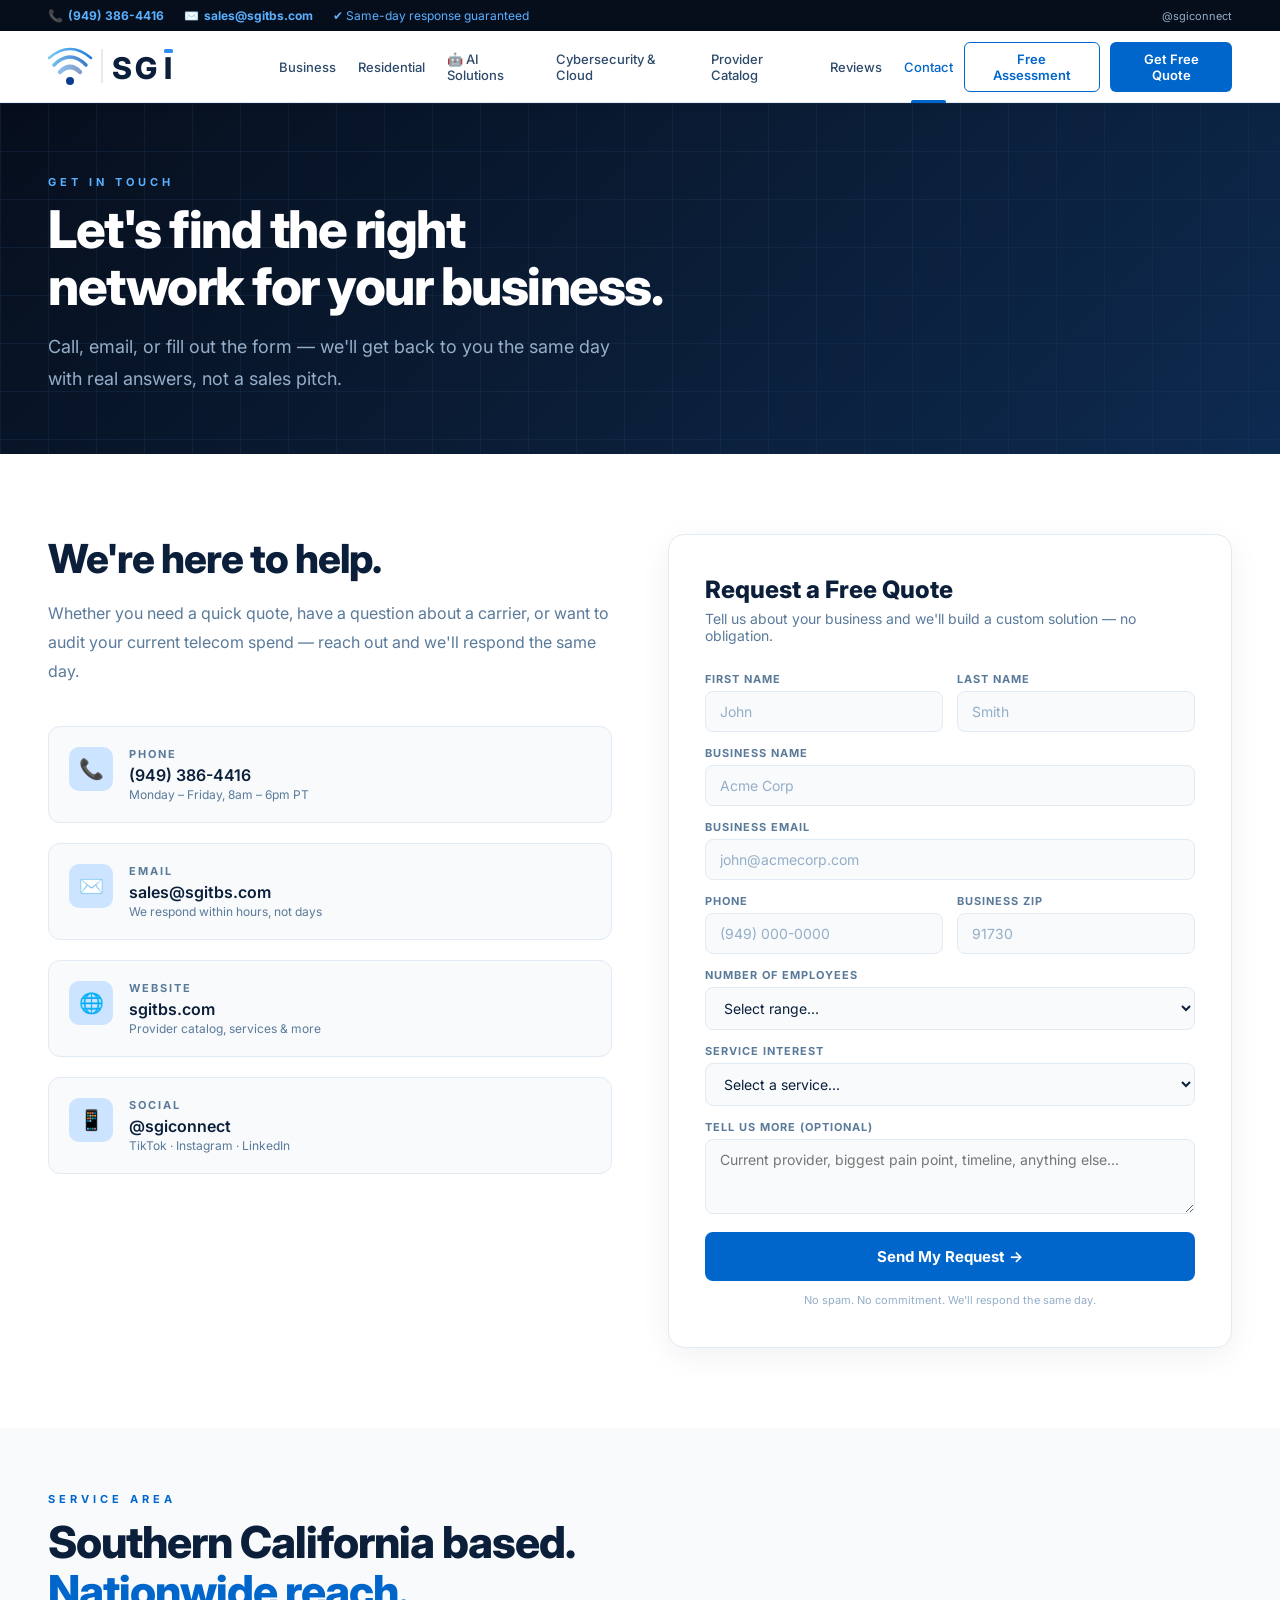
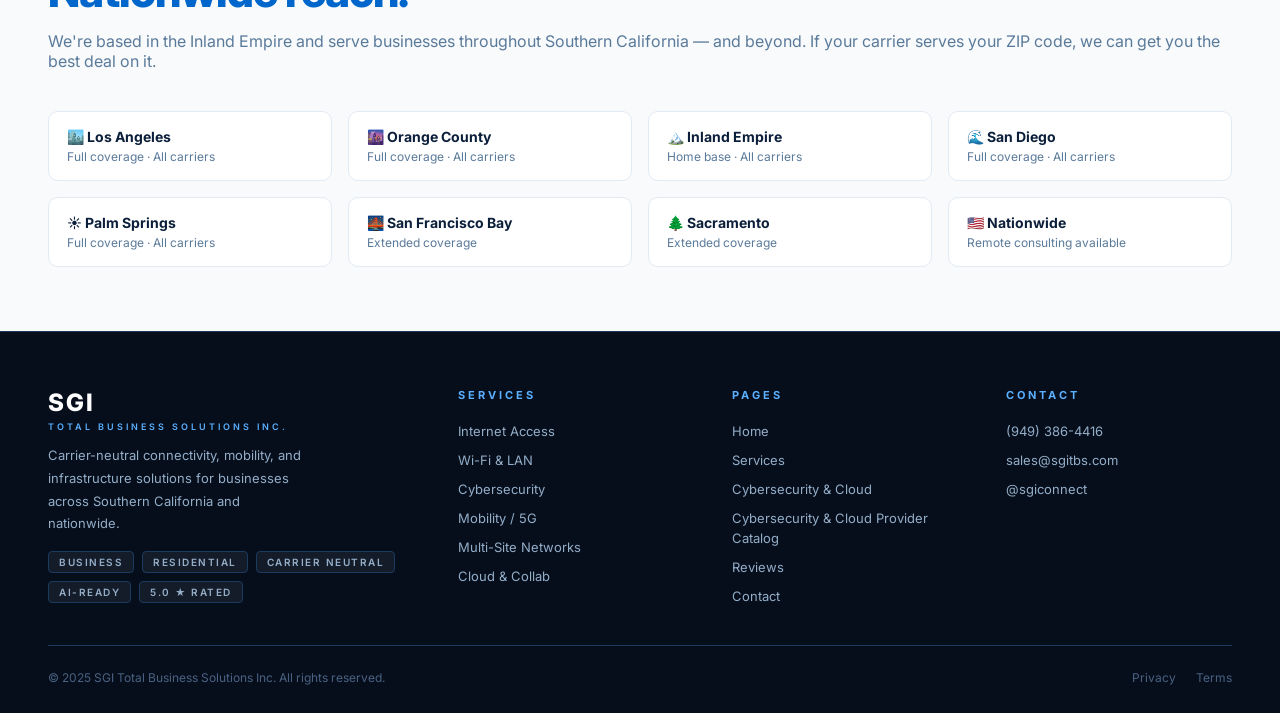
<file: contact.html>
<!DOCTYPE html>
<html lang="en">
<head>
<meta charset="UTF-8"/>
<meta name="viewport" content="width=device-width, initial-scale=1.0"/>
<title>Contact — SGI Total Business Solutions</title>
<link href="https://fonts.googleapis.com/css2?family=Inter:wght@300;400;500;600;700;800;900&display=swap" rel="stylesheet"/>
<style>
/* ═══════════════════════════════════════
   SGI TOTAL BUSINESS SOLUTIONS
   shared.css — used by all pages
═══════════════════════════════════════ */

*, *::before, *::after { box-sizing: border-box; margin: 0; padding: 0; }

:root {
  --navy:       #0b1f3a;
  --navy-deep:  #060e1c;
  --navy-mid:   #102646;
  --navy-border:#1c3a60;
  --blue:       #0066cc;
  --blue-mid:   #1a7de0;
  --blue-light: #5ab0ff;
  --blue-pale:  #cce4ff;
  --white:      #ffffff;
  --gray-50:    #f8fafc;
  --gray-100:   #f0f4f8;
  --gray-200:   #e2eaf3;
  --gray-400:   #94aec8;
  --gray-600:   #4a6282;
  --text-dark:  #0b1f3a;
  --text-mid:   #2d4a6a;
  --text-muted: #5a7a9a;
}

html { scroll-behavior: smooth; }
body { font-family: 'Inter', sans-serif; font-weight: 400; color: var(--text-dark); background: #fff; overflow-x: hidden; }
a { text-decoration: none; }
::-webkit-scrollbar { width: 4px; }
::-webkit-scrollbar-track { background: var(--navy-deep); }
::-webkit-scrollbar-thumb { background: var(--navy-border); }

/* ── TOP BAR ── */
.topbar { background: var(--navy-deep); padding: 8px 48px; display: flex; align-items: center; justify-content: space-between; flex-wrap: wrap; gap: 8px; }
.topbar-left { display: flex; gap: 20px; flex-wrap: wrap; }
.topbar-item { font-size: 12px; color: var(--gray-400); display: flex; align-items: center; gap: 5px; }
.topbar-item strong { color: var(--blue-light); }
.tbs-highlight { color: #5ab0ff; }
.topbar-right { display: flex; gap: 20px; }
.topbar-right a { font-size: 11px; color: var(--gray-400); transition: color .2s; }
.topbar-right a:hover { color: white; }

/* ── NAV ── */
.nav { background: white; border-bottom: 1px solid var(--gray-200); display: flex; align-items: center; justify-content: space-between; padding: 0 48px; height: 72px; box-shadow: 0 1px 12px rgba(0,0,0,.06); position: sticky; top: 0; z-index: 1000; }
.nav-logo-wrap { display: flex; align-items: center; cursor: pointer; }
.nav-links { display: flex; list-style: none; gap: 0; }
.nav-links a { padding: 0 11px; height: 72px; display: flex; align-items: center; font-size: 13px; font-weight: 500; color: var(--text-mid); transition: color .2s; position: relative; }
.nav-links a::after { content:''; position:absolute; bottom:0; left:18px; right:18px; height:3px; background:var(--blue); transform:scaleX(0); transition:transform .2s; border-radius:2px 2px 0 0; }
.nav-links a:hover, .nav-links a.active { color: var(--blue); }
.nav-links a:hover::after, .nav-links a.active::after { transform:scaleX(1); }
.nav-right { display: flex; gap: 10px; }

/* Buttons */
.btn-ghost { background:transparent; color:var(--blue); border:1.5px solid var(--blue); border-radius:6px; padding:8px 14px; font-family:'Inter',sans-serif; font-size:13px; font-weight:600; cursor:pointer; transition:all .2s; }
.btn-ghost:hover { background:var(--blue); color:white; }
.btn-solid { background:var(--blue); color:white; border:none; border-radius:6px; padding:9px 14px; font-family:'Inter',sans-serif; font-size:13px; font-weight:600; cursor:pointer; transition:all .2s; }
.btn-solid:hover { background:var(--blue-mid); transform:translateY(-1px); }

/* Hamburger */
.hamburger { display:none; background:none; border:none; font-size:22px; cursor:pointer; color:var(--text-dark); padding:8px; }
.mobile-menu { display:none; flex-direction:column; background:white; border-bottom:1px solid var(--gray-200); padding:12px 24px; gap:4px; position:sticky; top:72px; z-index:999; box-shadow:0 4px 12px rgba(0,0,0,.08); }
.mobile-menu.open { display:flex; }
.mobile-menu a { font-size:15px; font-weight:500; color:var(--text-mid); padding:10px 0; border-bottom:1px solid var(--gray-100); }
.mobile-menu a:last-child { border-bottom:none; }
.mobile-menu .mobile-cta { background:var(--blue); color:white; text-align:center; border-radius:6px; padding:12px; margin-top:8px; font-weight:600; border-bottom:none; }

/* ── HERO ── */
.hero { min-height:92vh; display:flex; align-items:center; padding:80px 48px; position:relative; overflow:hidden; background:linear-gradient(135deg,var(--navy-deep) 0%,var(--navy) 50%,#0d2a50 100%); }
.hero-bg { position:absolute; inset:0; background-image:linear-gradient(rgba(28,58,96,.3) 1px,transparent 1px),linear-gradient(90deg,rgba(28,58,96,.3) 1px,transparent 1px); background-size:48px 48px; }
.hero-glow { position:absolute; top:-100px; right:-100px; width:700px; height:700px; background:radial-gradient(circle,rgba(0,102,204,.18) 0%,transparent 65%); pointer-events:none; }
.hero-content { position:relative; z-index:2; max-width:620px; }
.hero-badge { display:inline-flex; align-items:center; gap:8px; background:rgba(0,102,204,.2); border:1px solid rgba(0,102,204,.4); border-radius:100px; padding:6px 16px; margin-bottom:28px; }
.badge-dot { width:7px; height:7px; border-radius:50%; background:var(--blue-light); animation:pulse 2s infinite; }
@keyframes pulse { 0%,100%{opacity:1}50%{opacity:.4} }
.hero-badge span { font-size:12px; font-weight:500; color:#cce4ff; }
.hero h1 { font-size:64px; font-weight:800; line-height:1.06; color:white; margin-bottom:24px; letter-spacing:-1.5px; }
.hero h1 .blue { color:var(--blue-light); }
.hero h1 .thin { font-weight:300; }
.hero-sub { font-size:17px; color:var(--gray-400); line-height:1.75; max-width:520px; margin-bottom:36px; }
.hero-pills { display:flex; gap:10px; flex-wrap:wrap; margin-bottom:40px; }
.hero-pill { background:rgba(255,255,255,.07); border:1px solid rgba(255,255,255,.12); border-radius:6px; padding:7px 14px; font-size:12px; font-weight:500; color:#cce4ff; }
.hero-btns { display:flex; gap:14px; flex-wrap:wrap; margin-bottom:56px; }
.btn-hero-primary { background:var(--blue); color:white; border:none; border-radius:8px; padding:16px 36px; font-family:'Inter',sans-serif; font-size:15px; font-weight:700; cursor:pointer; transition:all .2s; }
.btn-hero-primary:hover { background:var(--blue-mid); transform:translateY(-2px); box-shadow:0 12px 32px rgba(0,102,204,.4); }
.btn-hero-outline { background:transparent; color:white; border:1.5px solid rgba(255,255,255,.3); border-radius:8px; padding:16px 36px; font-family:'Inter',sans-serif; font-size:15px; font-weight:600; cursor:pointer; transition:all .2s; }
.btn-hero-outline:hover { border-color:white; background:rgba(255,255,255,.07); }
.hero-stats { display:flex; gap:48px; flex-wrap:wrap; padding-top:40px; border-top:1px solid rgba(255,255,255,.1); }
.h-stat { display:flex; flex-direction:column; gap:4px; }
.h-stat-num { font-size:36px; font-weight:800; color:white; letter-spacing:-1px; line-height:1; }
.h-stat-num span { color:var(--blue-light); }
.h-stat-label { font-size:12px; color:var(--gray-400); max-width:110px; line-height:1.4; }
.hero-visual { position:absolute; right:48px; top:50%; transform:translateY(-50%); z-index:2; opacity:.7; }

/* ── TRUST BAR ── */
.trust-bar { background:white; border-bottom:1px solid var(--gray-200); padding:18px 48px; display:flex; align-items:center; justify-content:space-between; flex-wrap:wrap; gap:16px; }
.trust-item { display:flex; align-items:center; gap:10px; }
.trust-icon { width:36px; height:36px; background:var(--blue-pale); border-radius:8px; display:flex; align-items:center; justify-content:center; font-size:16px; flex-shrink:0; }
.ti-title { font-size:14px; font-weight:700; color:var(--text-dark); }
.ti-sub { font-size:11px; color:var(--text-muted); }
.trust-div { width:1px; height:32px; background:var(--gray-200); }

/* ── TICKER ── */
.ticker-wrap { background:var(--gray-50); border-bottom:1px solid var(--gray-200); padding:14px 0; overflow:hidden; }
.ticker-track { display:flex; gap:56px; animation:ticker 28s linear infinite; white-space:nowrap; }
.ticker-chip { font-size:13px; font-weight:600; color:var(--text-muted); flex-shrink:0; }
@keyframes ticker { from{transform:translateX(0)} to{transform:translateX(-50%)} }

/* ── SECTIONS ── */
.section-light { padding:80px 48px; background:white; }
.section-gray  { padding:80px 48px; background:var(--gray-50); }
.section-dark  { padding:80px 48px; background:var(--navy-deep); }
.section-navy  { padding:80px 48px; background:var(--navy); }
.section-label { font-size:11px; font-weight:700; letter-spacing:4px; text-transform:uppercase; color:var(--blue); margin-bottom:12px; }
.section-label.light { color:var(--blue-light); }
.section-title { font-size:44px; font-weight:800; line-height:1.1; letter-spacing:-1px; color:var(--text-dark); margin-bottom:16px; }
.section-title.light { color:white; }
.section-title .blue { color:var(--blue); }
.section-sub { font-size:16px; color:var(--text-muted); line-height:1.7; max-width:540px; margin-bottom:48px; }
.section-header-row { display:flex; align-items:flex-end; justify-content:space-between; margin-bottom:40px; flex-wrap:wrap; gap:20px; }
.see-all-btn { background:transparent; color:var(--blue); border:1.5px solid var(--blue); border-radius:6px; padding:9px 14px; font-size:13px; font-weight:600; cursor:pointer; transition:all .2s; white-space:nowrap; display:inline-block; }
.see-all-btn:hover { background:var(--blue); color:white; }

/* Services grid */
.services-grid { display:grid; grid-template-columns:repeat(3,1fr); gap:20px; }
.svc-card { background:white; border:1px solid var(--gray-200); border-radius:12px; padding:28px 24px; transition:all .25s; position:relative; overflow:hidden; }
.svc-card::before { content:''; position:absolute; top:0; left:0; right:0; height:4px; background:linear-gradient(90deg,var(--blue),var(--blue-light)); transform:scaleX(0); transform-origin:left; transition:transform .3s; }
.svc-card:hover { transform:translateY(-4px); box-shadow:0 16px 40px rgba(0,102,204,.12); border-color:var(--blue-pale); }
.svc-card:hover::before { transform:scaleX(1); }
.svc-icon { font-size:28px; margin-bottom:16px; }
.svc-card h3 { font-size:18px; font-weight:700; color:var(--text-dark); margin-bottom:10px; }
.svc-card p { font-size:14px; color:var(--text-muted); line-height:1.65; }

/* Why grid */
.why-grid { display:grid; grid-template-columns:1fr 1fr; gap:1px; background:var(--gray-200); border:1px solid var(--gray-200); border-radius:8px; overflow:hidden; margin-top:40px; }
.why-card { background:white; padding:36px 32px; }
.why-card.featured { background:var(--gray-50); }
.why-num { font-size:56px; font-weight:800; color:var(--gray-200); line-height:1; margin-bottom:12px; letter-spacing:-2px; }
.why-card h3 { font-size:22px; font-weight:700; color:var(--text-dark); margin-bottom:10px; }
.why-card p { font-size:14px; color:var(--text-muted); line-height:1.75; }

/* Reviews */
.reviews-grid { display:grid; grid-template-columns:repeat(3,1fr); gap:20px; }
.review-card { background:white; border:1px solid var(--gray-200); border-radius:12px; padding:28px 24px; transition:all .2s; }
.review-card:hover { border-color:var(--blue-pale); box-shadow:0 8px 28px rgba(0,0,0,.07); transform:translateY(-2px); }
.rev-stars { color:#f59e0b; font-size:16px; letter-spacing:2px; margin-bottom:14px; }
.rev-text { font-size:14px; color:var(--text-mid); line-height:1.75; margin-bottom:18px; font-style:italic; }
.rev-author { font-size:13px; font-weight:700; color:var(--text-dark); }
.rev-biz { font-size:12px; color:var(--text-muted); margin-top:2px; }
.rating-block { text-align:right; }
.rating-num { font-size:48px; font-weight:800; color:var(--blue); line-height:1; letter-spacing:-2px; }
.rating-stars { color:#f59e0b; font-size:18px; letter-spacing:2px; }
.rating-sub { font-size:12px; color:var(--text-muted); margin-top:4px; }

/* CTA band */
.cta-band { background:linear-gradient(135deg,var(--navy-deep) 0%,var(--navy-mid) 100%); padding:80px 48px; display:grid; grid-template-columns:1fr 1fr; gap:80px; align-items:start; }
.cta-left h2 { font-size:40px; font-weight:800; color:white; line-height:1.1; letter-spacing:-1px; margin-bottom:16px; }
.cta-left p { font-size:15px; color:var(--gray-400); line-height:1.8; margin-bottom:28px; }
.cta-contacts { display:flex; flex-direction:column; gap:10px; }
.cta-contact { display:flex; align-items:center; gap:12px; font-size:14px; font-weight:500; color:#cce4ff; }
.cc-label { font-size:9px; font-weight:700; letter-spacing:3px; text-transform:uppercase; color:var(--blue-light); min-width:48px; }

/* Quote form */
.quote-form { background:white; border-radius:16px; padding:36px 32px; box-shadow:0 24px 64px rgba(0,0,0,.24); }
.form-title { font-size:20px; font-weight:800; color:var(--text-dark); margin-bottom:4px; }
.form-sub { font-size:13px; color:var(--text-muted); margin-bottom:24px; }
.form-grp { display:flex; flex-direction:column; gap:5px; margin-bottom:14px; }
.form-grp label { font-size:11px; font-weight:700; letter-spacing:1px; text-transform:uppercase; color:var(--text-muted); }
.form-grp input, .form-grp select { width:100%; background:var(--gray-50); border:1.5px solid var(--gray-200); border-radius:8px; padding:11px 14px; font-family:'Inter',sans-serif; font-size:14px; color:var(--text-dark); outline:none; transition:border-color .2s; }
.form-grp input:focus, .form-grp select:focus { border-color:var(--blue); background:white; box-shadow:0 0 0 3px rgba(0,102,204,.1); }
.form-grp input::placeholder { color:var(--gray-400); }
.form-row-2 { display:grid; grid-template-columns:1fr 1fr; gap:14px; }
.form-btn { width:100%; background:var(--blue); color:white; border:none; border-radius:8px; padding:15px; font-family:'Inter',sans-serif; font-size:15px; font-weight:700; cursor:pointer; margin-top:4px; transition:all .2s; }
.form-btn:hover { background:var(--blue-mid); transform:translateY(-1px); box-shadow:0 8px 24px rgba(0,102,204,.35); }
.form-disclaimer { font-size:11px; color:var(--gray-400); text-align:center; margin-top:12px; }

/* ── FOOTER ── */
.footer { background:var(--navy-deep); padding:56px 48px 28px; border-top:1px solid var(--navy-border); }
.footer-top { display:grid; grid-template-columns:1.6fr 1fr 1fr 1fr; gap:48px; padding-bottom:40px; border-bottom:1px solid var(--navy-border); margin-bottom:24px; }
.footer-logo { font-family:'Inter',sans-serif; font-size:24px; font-weight:800; color:white; letter-spacing:2px; }
.footer-tagline { font-size:9px; font-weight:600; letter-spacing:3px; text-transform:uppercase; color:var(--blue-light); margin:4px 0 12px; }
.footer-brand p { font-size:13px; color:var(--gray-400); line-height:1.75; max-width:260px; margin-bottom:16px; }
.footer-badges { display:flex; gap:8px; flex-wrap:wrap; }
.footer-badges span { background:rgba(255,255,255,.06); border:1px solid var(--navy-border); border-radius:4px; padding:4px 10px; font-size:10px; font-weight:600; letter-spacing:1.5px; text-transform:uppercase; color:var(--gray-400); }
.footer-col h4 { font-size:11px; font-weight:700; letter-spacing:3px; text-transform:uppercase; color:var(--blue-light); margin-bottom:18px; }
.footer-col ul { list-style:none; display:flex; flex-direction:column; gap:9px; }
.footer-col a { font-size:13px; color:var(--gray-400); transition:color .2s; }
.footer-col a:hover { color:white; }
.footer-bottom { display:flex; align-items:center; justify-content:space-between; flex-wrap:wrap; gap:12px; font-size:12px; color:var(--gray-600); }
.footer-links { display:flex; gap:20px; }
.footer-links a { font-size:12px; color:var(--gray-600); transition:color .2s; }
.footer-links a:hover { color:var(--blue-light); }

/* ── PAGE HERO (inner pages) ── */
.page-hero { background:linear-gradient(135deg,var(--navy-deep) 0%,var(--navy) 60%,#0d2a50 100%); padding:72px 48px 60px; position:relative; overflow:hidden; }
.page-hero::before { content:''; position:absolute; inset:0; background-image:linear-gradient(rgba(28,58,96,.3) 1px,transparent 1px),linear-gradient(90deg,rgba(28,58,96,.3) 1px,transparent 1px); background-size:48px 48px; }
.page-hero-inner { position:relative; z-index:2; }
.page-hero h1 { font-size:52px; font-weight:800; color:white; line-height:1.1; letter-spacing:-1.5px; margin-bottom:16px; }
.page-hero p { font-size:18px; color:var(--gray-400); line-height:1.75; max-width:600px; }

/* ── COMPARE TABLE ── */
.compare-wrap { overflow-x:auto; border-radius:12px; border:1px solid var(--gray-200); box-shadow:0 4px 24px rgba(0,0,0,.06); }
.compare-table { width:100%; border-collapse:collapse; min-width:680px; }
.compare-table th { padding:18px 22px; font-size:13px; font-weight:700; text-align:left; border-bottom:2px solid var(--gray-200); }
.compare-table th.sgi-col { background:var(--navy); color:white; text-align:center; }
.compare-table th.car-col { background:white; color:var(--text-mid); text-align:center; }
.compare-table th:first-child { background:var(--gray-50); color:var(--text-muted); }
.compare-table td { padding:14px 22px; font-size:14px; border-bottom:1px solid var(--gray-100); vertical-align:middle; }
.compare-table td:first-child { font-weight:600; color:var(--text-mid); background:var(--gray-50); font-size:13px; }
.compare-table td.sgi-col { background:rgba(0,102,204,.04); text-align:center; font-weight:600; color:var(--blue); }
.compare-table td.car-col { text-align:center; color:var(--text-muted); }
.compare-table tr:last-child td { border-bottom:none; }
.chk { color:#16a34a; font-size:18px; }
.crs { color:#dc2626; font-size:16px; }
.prt { color:#d97706; font-size:13px; font-weight:600; }

/* ── STEPS ── */
.steps-row { display:grid; grid-template-columns:repeat(4,1fr); gap:0; position:relative; margin-top:48px; }
.steps-row::before { content:''; position:absolute; top:28px; left:calc(12.5% + 4px); right:calc(12.5% + 4px); height:2px; background:var(--blue-pale); z-index:0; }
.step { display:flex; flex-direction:column; align-items:center; text-align:center; padding:0 20px; position:relative; z-index:1; }
.step-num { width:56px; height:56px; border-radius:50%; background:var(--navy); color:white; display:flex; align-items:center; justify-content:center; font-size:20px; font-weight:800; margin-bottom:16px; border:4px solid white; box-shadow:0 0 0 2px var(--blue); }
.step h3 { font-size:16px; font-weight:700; color:var(--text-dark); margin-bottom:8px; }
.step p { font-size:13px; color:var(--text-muted); line-height:1.6; }

/* ── CARRIER CARDS ── */
.carrier-grid { display:grid; grid-template-columns:repeat(4,1fr); gap:16px; margin-top:16px; }
.carrier-card { background:white; border:1px solid var(--gray-200); border-radius:12px; padding:22px 18px; display:flex; flex-direction:column; gap:6px; transition:all .2s; }
.carrier-card:hover { border-color:var(--blue); box-shadow:0 4px 20px rgba(0,102,204,.1); transform:translateY(-2px); }
.carrier-dot { width:6px; height:6px; border-radius:50%; background:var(--blue); margin-bottom:4px; }
.carrier-name { font-size:16px; font-weight:700; color:var(--text-dark); }
.carrier-type { font-size:12px; color:var(--text-muted); line-height:1.4; }
.carrier-tag { display:inline-block; background:var(--blue-pale); color:var(--blue); font-size:10px; font-weight:700; letter-spacing:1px; text-transform:uppercase; padding:3px 10px; border-radius:100px; margin-top:4px; }

/* ── RESPONSIVE ── */
@media(max-width:960px){
  .topbar, .nav, .section-light, .section-gray, .section-dark, .section-navy, .cta-band, .footer, .page-hero { padding-left:20px; padding-right:20px; }
  .trust-bar { padding:16px 20px; }
  .nav-links, .nav-right { display:none; }
  .hamburger { display:block; }
  .hero { padding:80px 24px 60px; min-height:auto; }
  .hero h1 { font-size:40px; }
  .hero-visual { display:none; }
  .hero-stats { gap:24px; }
  .services-grid, .reviews-grid { grid-template-columns:1fr; }
  .why-grid { grid-template-columns:1fr; }
  .steps-row { grid-template-columns:repeat(2,1fr); gap:36px; }
  .steps-row::before { display:none; }
  .carrier-grid { grid-template-columns:repeat(2,1fr); }
  .cta-band { grid-template-columns:1fr; gap:40px; }
  .footer-top { grid-template-columns:1fr 1fr; gap:28px; }
  .section-title { font-size:32px; }
  .page-hero h1 { font-size:36px; }
  .compare-table th, .compare-table td { padding:10px 14px; font-size:12px; }
  .form-row-2 { grid-template-columns:1fr; }
}

</style>
<style>
.contact-grid { display:grid; grid-template-columns:1fr 1fr; gap:56px; align-items:start; padding:80px 48px; background:white; }
.contact-info h2 { font-size:40px; font-weight:800; color:var(--text-dark); margin-bottom:16px; letter-spacing:-1px; }
.contact-info p { font-size:16px; color:var(--text-muted); line-height:1.8; margin-bottom:40px; }
.contact-methods { display:flex; flex-direction:column; gap:20px; }
.contact-method { display:flex; align-items:flex-start; gap:16px; padding:20px; background:var(--gray-50); border:1px solid var(--gray-200); border-radius:12px; transition:all .2s; }
.contact-method:hover { border-color:var(--blue-pale); box-shadow:0 4px 16px rgba(0,102,204,.08); }
.cm-icon { width:44px; height:44px; background:var(--blue-pale); border-radius:10px; display:flex; align-items:center; justify-content:center; font-size:20px; flex-shrink:0; }
.cm-label { font-size:11px; font-weight:700; letter-spacing:2px; text-transform:uppercase; color:var(--text-muted); margin-bottom:4px; }
.cm-value { font-size:16px; font-weight:600; color:var(--text-dark); }
.cm-sub { font-size:12px; color:var(--text-muted); margin-top:2px; }
.contact-form-box { background:white; border:1px solid var(--gray-200); border-radius:16px; padding:40px 36px; box-shadow:0 8px 32px rgba(0,0,0,.06); }
.contact-form-box .form-title { font-size:24px; font-weight:800; margin-bottom:6px; }
.contact-form-box .form-sub { font-size:14px; color:var(--text-muted); margin-bottom:28px; }
.map-section { background:var(--gray-50); padding:64px 48px; }
.map-placeholder { background:var(--gray-100); border:1px solid var(--gray-200); border-radius:12px; height:300px; display:flex; align-items:center; justify-content:center; flex-direction:column; gap:12px; }
.map-placeholder h3 { font-size:18px; font-weight:700; color:var(--text-mid); }
.map-placeholder p { font-size:14px; color:var(--text-muted); }
.service-area-grid { display:grid; grid-template-columns:repeat(4,1fr); gap:16px; margin-top:40px; }
.area-card { background:white; border:1px solid var(--gray-200); border-radius:10px; padding:16px 18px; }
.area-card h4 { font-size:14px; font-weight:700; color:var(--text-dark); margin-bottom:4px; }
.area-card p { font-size:12px; color:var(--text-muted); }
@media(max-width:960px){
  .contact-grid { grid-template-columns:1fr; gap:36px; padding:48px 20px; }
  .map-section { padding:48px 20px; }
  .service-area-grid { grid-template-columns:repeat(2,1fr); }
}
</style>
</head>
<body>

<!-- TOP BAR -->
<div class="topbar">
  <div class="topbar-left">
    <div class="topbar-item">📞 <strong>(949) 386-4416</strong></div>
    <div class="topbar-item">✉️ <strong>sales@sgitbs.com</strong></div>
    <div class="topbar-item tbs-highlight">✔ Same-day response guaranteed</div>
  </div>
  <div class="topbar-right"><a href="#">@sgiconnect</a></div>
</div>

<!-- NAV -->
<nav class="nav">
  <a href="index.html"><div class="nav-logo-wrap"><svg width="220" height="44" viewBox="0 0 220 44" fill="none"><defs><linearGradient id="wgR1" x1="0" y1="0" x2="1" y2="0"><stop offset="0%" stop-color="#7ec8f0"/><stop offset="100%" stop-color="#1a7de0"/></linearGradient><linearGradient id="wgR2" x1="0" y1="0" x2="1" y2="0"><stop offset="0%" stop-color="#4aaae8" stop-opacity="0.8"/><stop offset="100%" stop-color="#0d5abf" stop-opacity="0.8"/></linearGradient><linearGradient id="wgR3" x1="0" y1="0" x2="1" y2="0"><stop offset="0%" stop-color="#1a7de0" stop-opacity="0.5"/><stop offset="100%" stop-color="#0a3d8f" stop-opacity="0.5"/></linearGradient></defs><circle cx="22" cy="36" r="4" fill="#0a3d8f"/><path d="M12 27 Q22 17 32 27" stroke="url(#wgR3)" stroke-width="4.5" fill="none" stroke-linecap="round"/><path d="M6 20 Q22 4 38 20" stroke="url(#wgR2)" stroke-width="3.5" fill="none" stroke-linecap="round"/><path d="M1 13 Q22 -5 43 13" stroke="url(#wgR1)" stroke-width="2.5" fill="none" stroke-linecap="round"/><line x1="54" y1="4" x2="54" y2="38" stroke="#d0dde8" stroke-width="1.2"/><text x="64" y="34" font-family="Inter,sans-serif" font-size="30" font-weight="800" fill="#0b1f3a" letter-spacing="-0.5">S</text><text x="87" y="34" font-family="Inter,sans-serif" font-size="30" font-weight="800" fill="#0b1f3a" letter-spacing="-0.5">G</text><text x="116" y="34" font-family="Inter,sans-serif" font-size="30" font-weight="800" fill="#0b1f3a">I</text><rect x="116" y="4" width="9" height="4" rx="1.5" fill="#2d8ff5"/></svg></div></a>
  <ul class="nav-links"><li><a href="index.html">Business</a></li>
    <li><a href="residential.html" class="nav-res">Residential</a></li>
    <li><a href="ai.html" class="ai-nav">🤖 AI Solutions</a></li>
    <li><a href="cybersecurity.html">Cybersecurity &amp; Cloud</a></li>
    <li><a href="providers.html">Provider Catalog</a></li>
    <li><a href="reviews.html">Reviews</a></li>
    <li><a href="contact.html" class="active">Contact</a></li></ul>
  <div class="nav-right">
    <button class="btn-ghost" onclick="window.location='contact.html'">Free Assessment</button>
    <button class="btn-solid" onclick="window.location='contact.html'">Get Free Quote</button>
  </div>
  <button class="hamburger" onclick="toggleMenu()" id="hamburger">☰</button>
</nav>
<div class="mobile-menu" id="mobileMenu">
  <a href="index.html">Business</a>
  <a href="residential.html" style="color:#0066cc;font-weight:700;">🏠 Residential</a>
  <a href="ai.html" style="color:#2d8ff5;font-weight:700;">🤖 AI Solutions</a>
  <a href="cybersecurity.html">Cybersecurity &amp; Cloud</a>
  <a href="providers.html">Provider Catalog</a>
  <a href="reviews.html">Reviews</a>
  <a href="contact.html">Contact</a>
  <a href="contact.html" class="mobile-cta">Get Free Quote</a>
</div>

<!-- PAGE HERO -->
<div class="page-hero">
  <div class="page-hero-inner">
    <div class="section-label light">Get In Touch</div>
    <h1>Let's find the right<br/>network for your business.</h1>
    <p>Call, email, or fill out the form — we'll get back to you the same day with real answers, not a sales pitch.</p>
  </div>
</div>

<!-- CONTACT GRID -->
<div class="contact-grid">
  <div class="contact-info">
    <h2>We're here to help.</h2>
    <p>Whether you need a quick quote, have a question about a carrier, or want to audit your current telecom spend — reach out and we'll respond the same day.</p>
    <div class="contact-methods">
      <div class="contact-method">
        <div class="cm-icon">📞</div>
        <div>
          <div class="cm-label">Phone</div>
          <div class="cm-value"><a href="tel:+19493864416" style="color:var(--text-dark);">(949) 386-4416</a></div>
          <div class="cm-sub">Monday – Friday, 8am – 6pm PT</div>
        </div>
      </div>
      <div class="contact-method">
        <div class="cm-icon">✉️</div>
        <div>
          <div class="cm-label">Email</div>
          <div class="cm-value"><a href="mailto:sales@sgitbs.com" style="color:var(--text-dark);">sales@sgitbs.com</a></div>
          <div class="cm-sub">We respond within hours, not days</div>
        </div>
      </div>
      <div class="contact-method">
        <div class="cm-icon">🌐</div>
        <div>
          <div class="cm-label">Website</div>
          <div class="cm-value">sgitbs.com</div>
          <div class="cm-sub">Provider catalog, services & more</div>
        </div>
      </div>
      <div class="contact-method">
        <div class="cm-icon">📱</div>
        <div>
          <div class="cm-label">Social</div>
          <div class="cm-value">@sgiconnect</div>
          <div class="cm-sub">TikTok · Instagram · LinkedIn</div>
        </div>
      </div>
    </div>
  </div>

  <div class="contact-form-box sgi-form" id="contactForm">
    <div class="form-title">Request a Free Quote</div>
    <div class="form-sub">Tell us about your business and we'll build a custom solution — no obligation.</div>
    <div class="form-row-2">
      <div class="form-grp"><label>First Name</label><input type="text" placeholder="John" data-field="firstName"/></div>
      <div class="form-grp"><label>Last Name</label><input type="text" placeholder="Smith" data-field="lastName"/></div>
    </div>
    <div class="form-grp"><label>Business Name</label><input type="text" placeholder="Acme Corp" data-field="business"/></div>
    <div class="form-grp"><label>Business Email</label><input type="email" placeholder="john@acmecorp.com" data-field="email"/></div>
    <div class="form-row-2">
      <div class="form-grp"><label>Phone</label><input type="tel" placeholder="(949) 000-0000" data-field="phone"/></div>
      <div class="form-grp"><label>Business ZIP</label><input type="text" placeholder="91730" maxlength="5" data-field="zip"/></div>
    </div>
    <div class="form-grp">
      <label>Number of Employees</label>
      <select data-field="employees">
        <option value="">Select range...</option>
        <option>1–10 employees</option>
        <option>11–50 employees</option>
        <option>51–200 employees</option>
        <option>201–500 employees</option>
        <option>500+ employees</option>
      </select>
    </div>
    <div class="form-grp">
      <label>Service Interest</label>
      <select data-field="service">
        <option value="">Select a service...</option>
        <option>Internet / Fiber</option>
        <option>Wi-Fi & LAN Design</option>
        <option>Cybersecurity</option>
        <option>Mobility / 5G Plans</option>
        <option>Multi-Site Network</option>
        <option>Cloud & Collaboration</option>
        <option>VoIP / Phone System</option>
        <option>Full Audit — Not Sure Yet</option>
      </select>
    </div>
    <div class="form-grp">
      <label>Tell us more (optional)</label>
      <textarea rows="3" placeholder="Current provider, biggest pain point, timeline, anything else..." data-field="message" style="width:100%;background:var(--gray-50);border:1.5px solid var(--gray-200);border-radius:8px;padding:11px 14px;font-family:'Inter',sans-serif;font-size:14px;color:var(--text-dark);outline:none;resize:vertical;transition:border-color .2s;"></textarea>
    </div>
    <div class="form-success" style="display:none;background:#f0fdf4;border:1.5px solid #16a34a;border-radius:8px;padding:14px 16px;margin-bottom:14px;font-size:14px;font-weight:600;color:#15803d;">✓ Your request was received! We'll call or email you within 24 hours.</div>
<div class="form-error" style="display:none;background:#fef2f2;border:1.5px solid #dc2626;border-radius:8px;padding:12px 16px;margin-bottom:14px;font-size:13px;color:#dc2626;">Please fill in your name, phone number, and ZIP code.</div><button class="form-btn" onclick="submitSGIForm(this)">Send My Request →</button>
    <p class="form-disclaimer">No spam. No commitment. We'll respond the same day.</p>
  </div>
</div>

<!-- SERVICE AREA -->
<div class="map-section">
  <div class="section-label">Service Area</div>
  <h2 class="section-title">Southern California based.<br/><span class="blue">Nationwide reach.</span></h2>
  <p style="font-size:16px;color:var(--text-muted);margin-bottom:32px;">We're based in the Inland Empire and serve businesses throughout Southern California — and beyond. If your carrier serves your ZIP code, we can get you the best deal on it.</p>
  <div class="service-area-grid">
    <div class="area-card"><h4>🏙️ Los Angeles</h4><p>Full coverage · All carriers</p></div>
    <div class="area-card"><h4>🌆 Orange County</h4><p>Full coverage · All carriers</p></div>
    <div class="area-card"><h4>🏔️ Inland Empire</h4><p>Home base · All carriers</p></div>
    <div class="area-card"><h4>🌊 San Diego</h4><p>Full coverage · All carriers</p></div>
    <div class="area-card"><h4>☀️ Palm Springs</h4><p>Full coverage · All carriers</p></div>
    <div class="area-card"><h4>🌉 San Francisco Bay</h4><p>Extended coverage</p></div>
    <div class="area-card"><h4>🌲 Sacramento</h4><p>Extended coverage</p></div>
    <div class="area-card"><h4>🇺🇸 Nationwide</h4><p>Remote consulting available</p></div>
  </div>
</div>

<footer class="footer">
  <div class="footer-top">
    <div class="footer-brand">
      <div class="footer-logo">SGI</div>
      <div class="footer-tagline">TOTAL BUSINESS SOLUTIONS INC.</div>
      <p>Carrier-neutral connectivity, mobility, and infrastructure solutions for businesses across Southern California and nationwide.</p>
      <div class="footer-badges"><span>Business</span><span>Residential</span><span>Carrier Neutral</span><span>AI-Ready</span><span>5.0 ★ Rated</span></div>
    </div>
    <div class="footer-col"><h4>Services</h4><ul><li><a href="services.html">Internet Access</a></li><li><a href="services.html">Wi-Fi & LAN</a></li><li><a href="services.html">Cybersecurity</a></li><li><a href="services.html">Mobility / 5G</a></li><li><a href="services.html">Multi-Site Networks</a></li><li><a href="services.html">Cloud & Collab</a></li></ul></div>
    <div class="footer-col"><h4>Pages</h4><ul><li><a href="index.html">Home</a></li><li><a href="services.html">Services</a></li><li><a href="cybersecurity.html">Cybersecurity &amp; Cloud</a></li>
    <li><a href="cybersecurity.html">Cybersecurity &amp; Cloud</a>
  <a href="providers.html">Provider Catalog</a></li><li><a href="reviews.html">Reviews</a></li><li><a href="contact.html">Contact</a></li></ul></div>
    <div class="footer-col"><h4>Contact</h4><ul><li><a href="tel:+19493864416">(949) 386-4416</a></li><li><a href="mailto:sales@sgitbs.com">sales@sgitbs.com</a></li><li><a href="#">@sgiconnect</a></li></ul></div>
  </div>
  <div class="footer-bottom"><div>© 2025 SGI Total Business Solutions Inc. All rights reserved.</div><div class="footer-links"><a href="#">Privacy</a><a href="#">Terms</a></div></div>
</footer>

<script>function toggleMenu(){var m=document.getElementById("mobileMenu"),b=document.getElementById("hamburger");if(m){m.classList.toggle("open");b.textContent=m.classList.contains("open")?"✕":"☰";}}document.addEventListener("DOMContentLoaded",function(){document.querySelectorAll(".mobile-menu a").forEach(function(l){l.addEventListener("click",function(){var m=document.getElementById("mobileMenu"),b=document.getElementById("hamburger");if(m){m.classList.remove("open");b.textContent="☰";}});});});</script>

<script>
var SGI_SCRIPT_URL = "https://script.google.com/macros/s/AKfycbzCade7QS8tcZQukSv_31fb2YQo76QoOR5TgeL6he9bwhhasPOE7cnV24LHQaXhQX8/exec";

function submitSGIForm(btn) {
  var form = btn.closest(".sgi-form");
  if (!form) { alert("Form not found"); return; }

  // Validation — require name + phone + zip
  var ok = true;
  ["firstName","phone","zip"].forEach(function(f) {
    var el = form.querySelector('[data-field="'+f+'"]');
    if (el && !el.value.trim()) {
      el.style.borderColor = "#dc2626";
      ok = false;
    } else if (el) {
      el.style.borderColor = "";
    }
  });

  if (!ok) {
    var errEl = form.querySelector(".form-error");
    if (errEl) { errEl.style.display="block"; setTimeout(function(){ errEl.style.display="none"; }, 4000); }
    return;
  }

  // Collect all data-field values
  var data = { page: window.location.href };
  form.querySelectorAll("[data-field]").forEach(function(el) {
    data[el.getAttribute("data-field")] = el.value;
  });

  // Update button
  var orig = btn.textContent;
  btn.textContent = "Sending...";
  btn.disabled = true;
  btn.style.opacity = "0.7";

  // POST to Google Apps Script (no-cors so no response body, but it still executes)
  fetch(SGI_SCRIPT_URL, {
    method: "POST",
    mode: "no-cors",
    headers: { "Content-Type": "application/json" },
    body: JSON.stringify(data)
  }).then(function() {
    sgiFormSuccess(form, btn, orig);
  }).catch(function() {
    // Even on network error, show success — Apps Script still receives it
    sgiFormSuccess(form, btn, orig);
  });
}

function sgiFormSuccess(form, btn, orig) {
  // Clear all inputs
  form.querySelectorAll("input, select, textarea").forEach(function(el) {
    el.value = "";
    el.style.borderColor = "";
  });

  // Green button feedback
  btn.textContent = "✓ Request received — we'll be in touch!";
  btn.style.background = "#16a34a";
  btn.style.opacity = "1";
  btn.disabled = false;

  // Show success message
  var banner = form.querySelector(".form-success");
  if (banner) banner.style.display = "block";

  // Reset after 7 seconds
  setTimeout(function() {
    btn.textContent = orig;
    btn.style.background = "";
    if (banner) banner.style.display = "none";
  }, 7000);
}
</script>

</body>
</html>
</file>
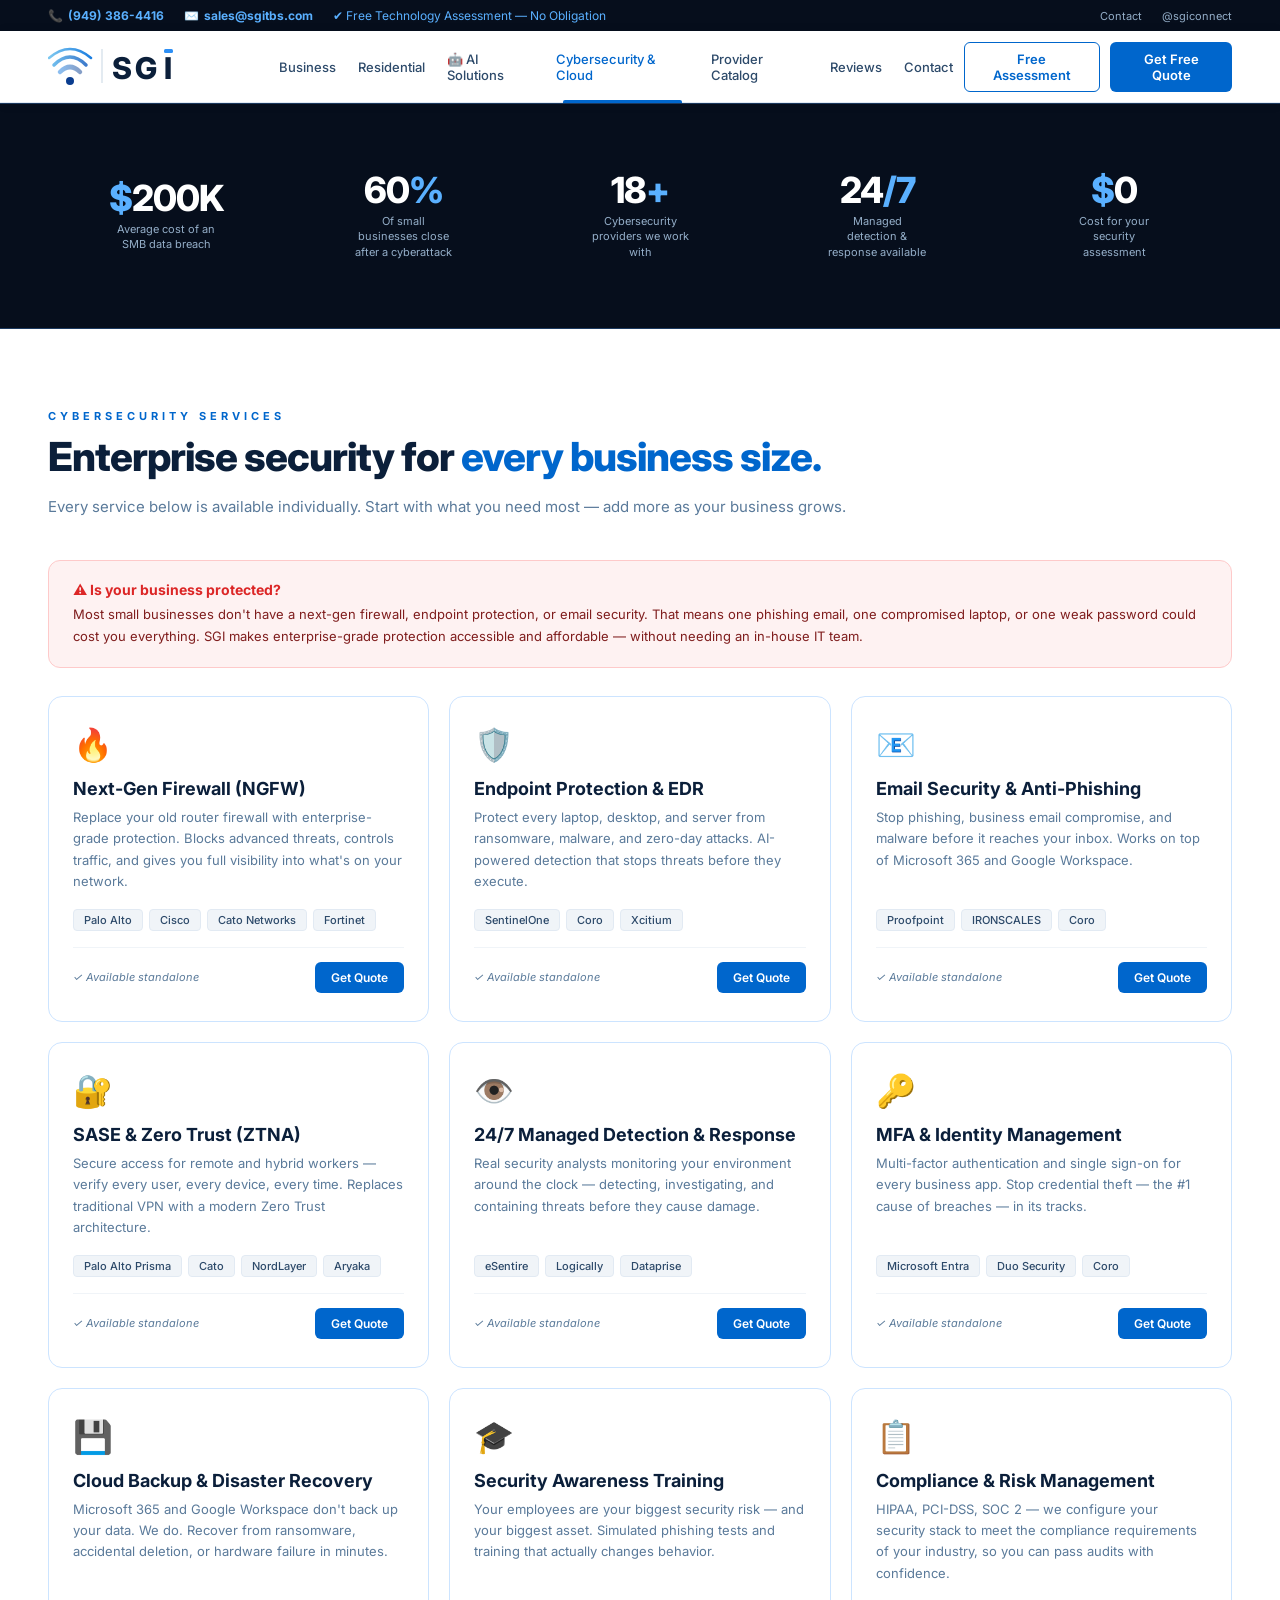
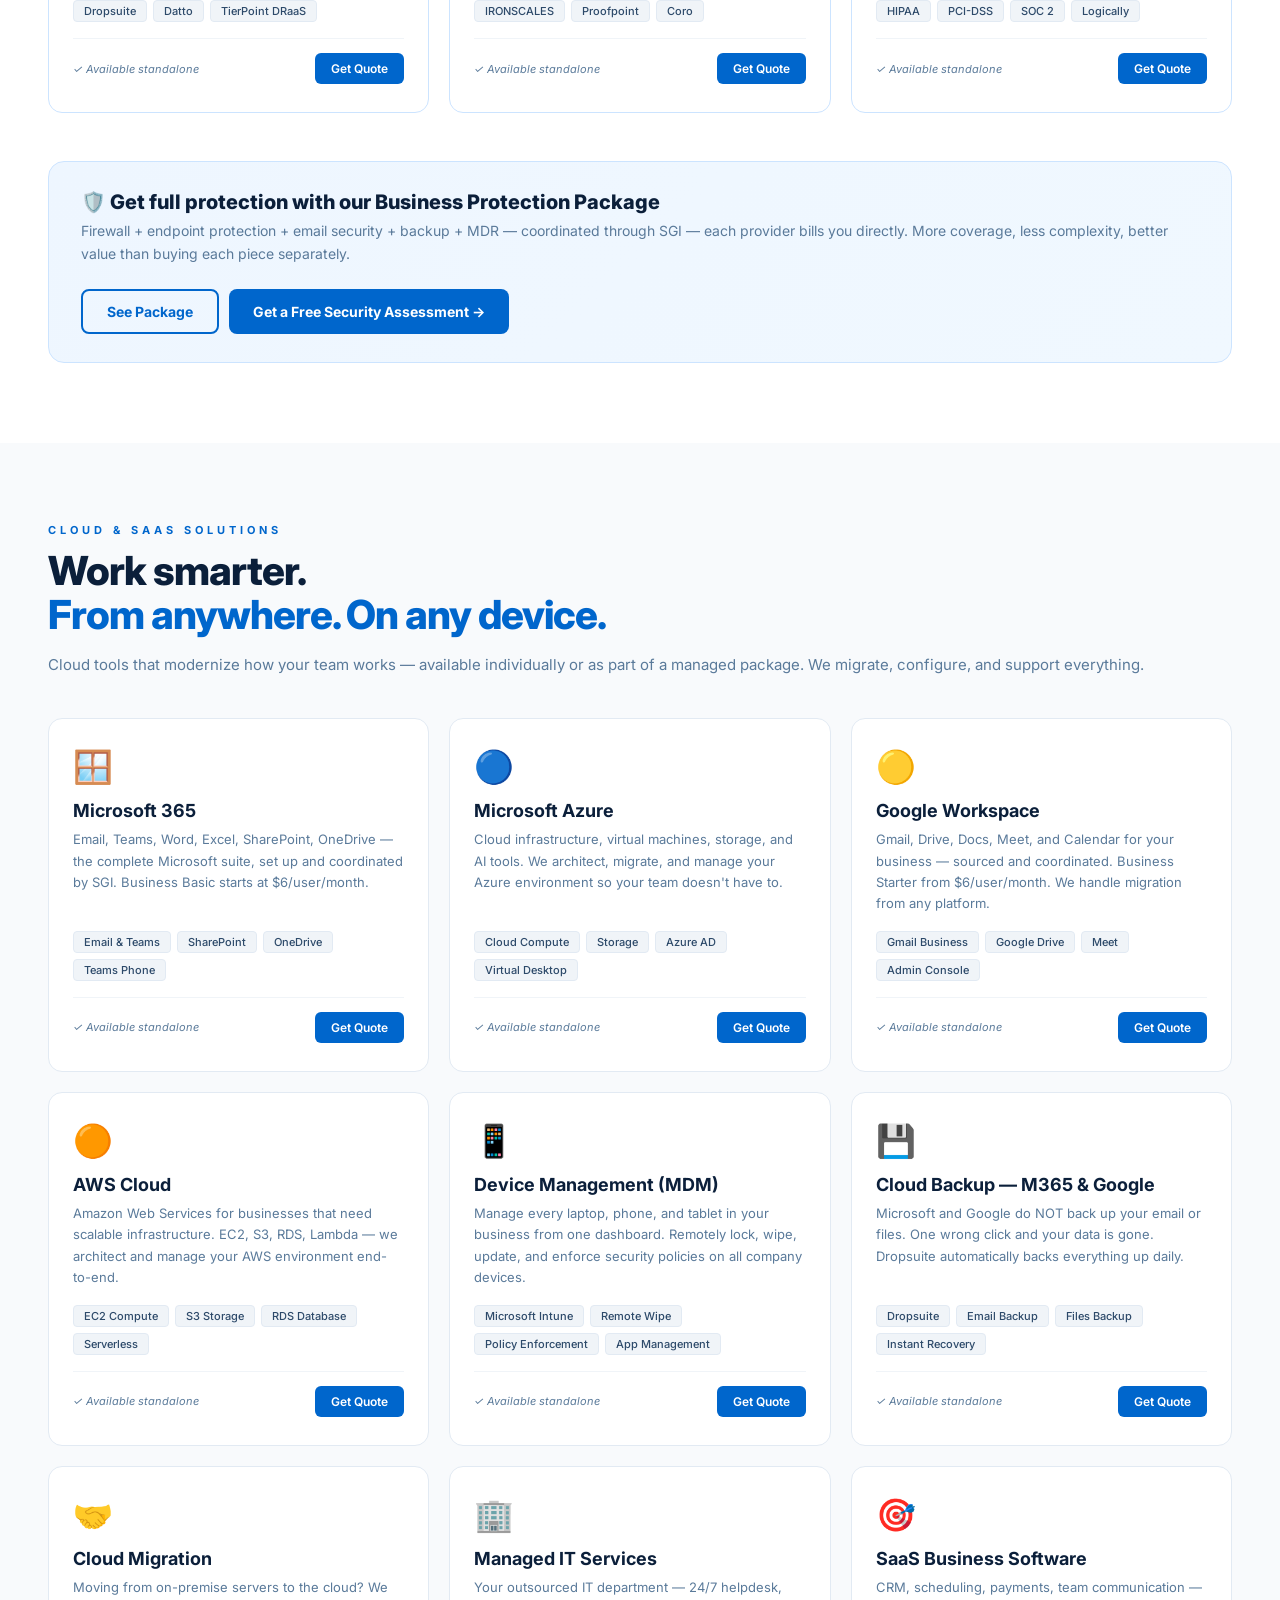
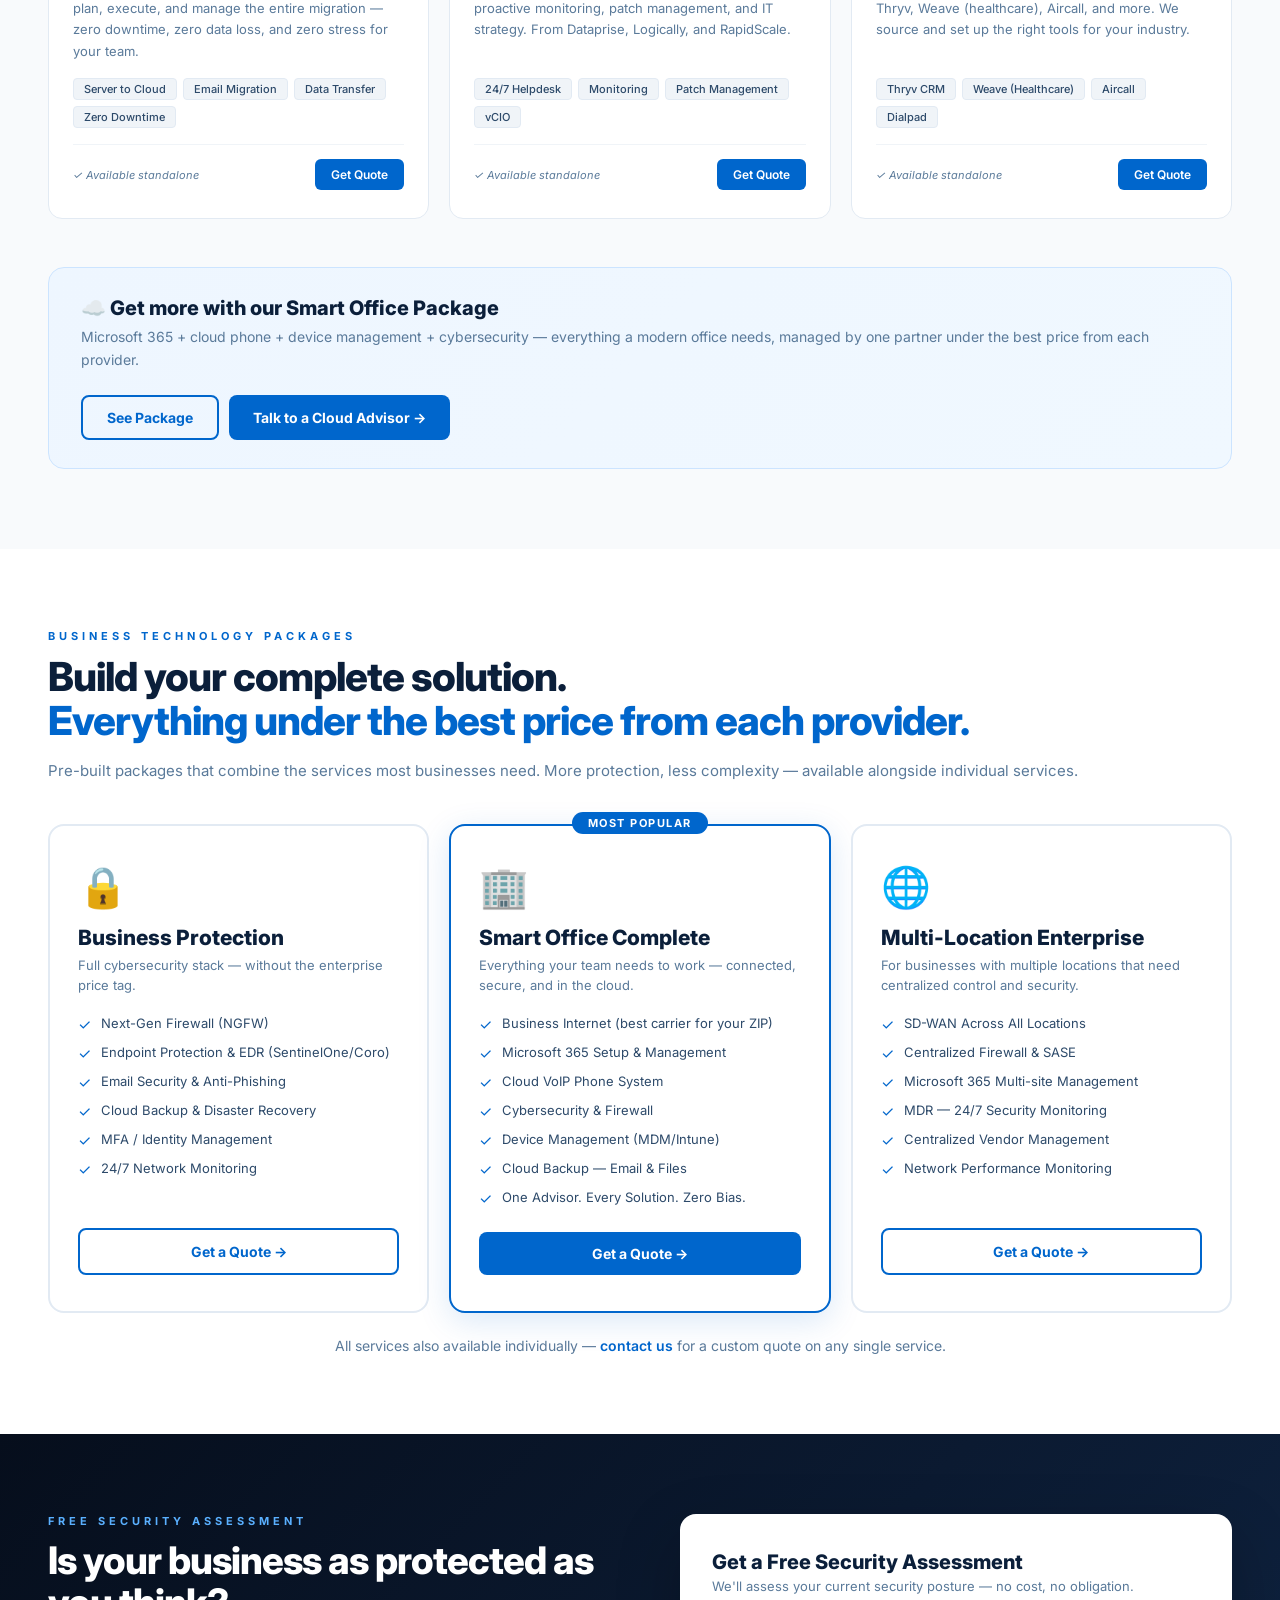
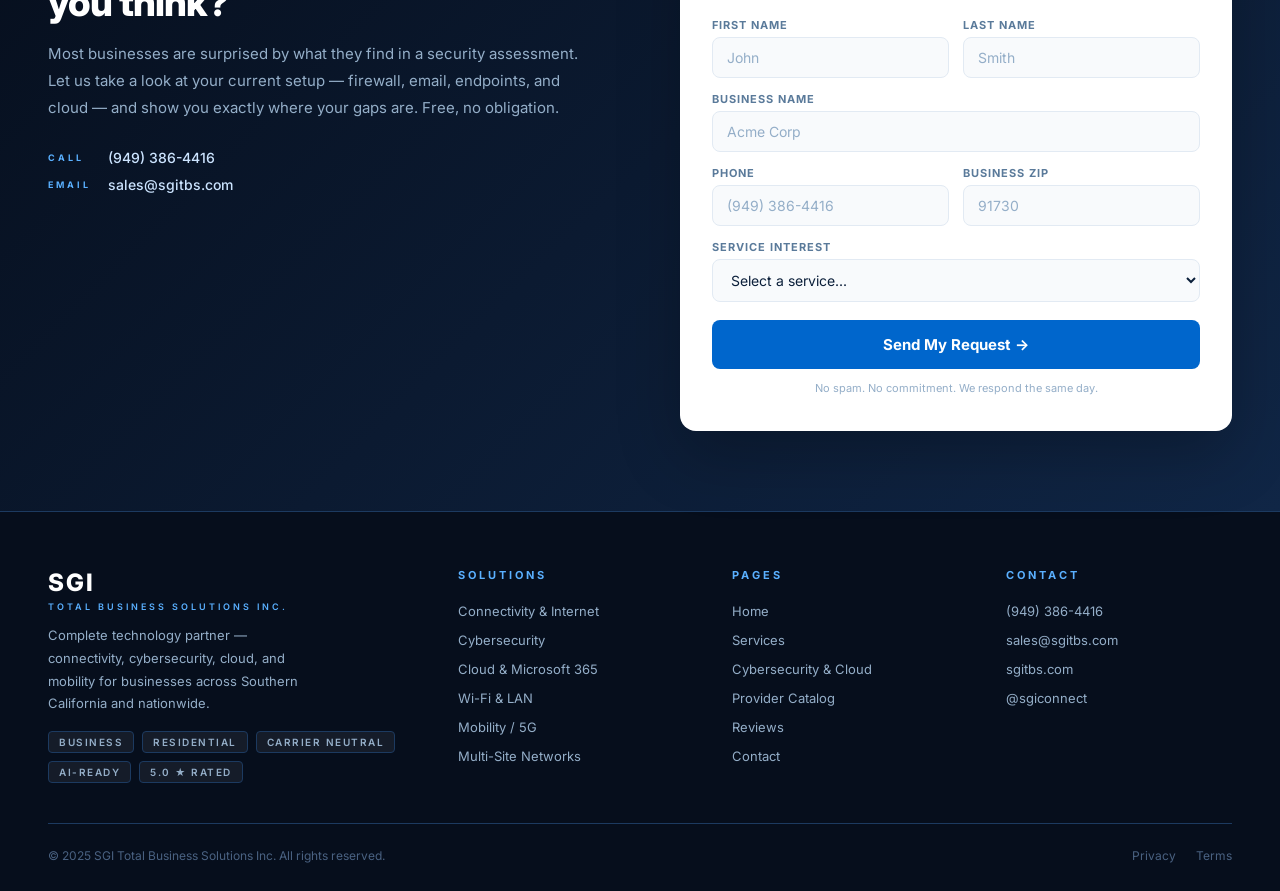
<file: cybersecurity.html>
<!DOCTYPE html>
<html lang="en">
<head>
<meta charset="UTF-8"/>
<meta name="viewport" content="width=device-width, initial-scale=1.0"/>
<title>Cybersecurity & Cloud Solutions — SGI Total Business Solutions</title>
<meta name="description" content="SGI delivers cybersecurity and cloud solutions for businesses — firewalls, endpoint protection, Microsoft 365, backup, and more. Individual services or complete packages. Carrier-neutral."/>
<link href="https://fonts.googleapis.com/css2?family=Inter:wght@300;400;500;600;700;800;900&display=swap" rel="stylesheet"/>
<style>



/* ═══════════════════════════════════════
   SGI TOTAL BUSINESS SOLUTIONS
   shared.css — used by all pages
═══════════════════════════════════════ */

*, *::before, *::after { box-sizing: border-box; margin: 0; padding: 0; }

:root {
  --navy:       #0b1f3a;
  --navy-deep:  #060e1c;
  --navy-mid:   #102646;
  --navy-border:#1c3a60;
  --blue:       #0066cc;
  --blue-mid:   #1a7de0;
  --blue-light: #5ab0ff;
  --blue-pale:  #cce4ff;
  --white:      #ffffff;
  --gray-50:    #f8fafc;
  --gray-100:   #f0f4f8;
  --gray-200:   #e2eaf3;
  --gray-400:   #94aec8;
  --gray-600:   #4a6282;
  --text-dark:  #0b1f3a;
  --text-mid:   #2d4a6a;
  --text-muted: #5a7a9a;
}

html { scroll-behavior: smooth; }
body { font-family: 'Inter', sans-serif; font-weight: 400; color: var(--text-dark); background: #fff; overflow-x: hidden; }
a { text-decoration: none; }
::-webkit-scrollbar { width: 4px; }
::-webkit-scrollbar-track { background: var(--navy-deep); }
::-webkit-scrollbar-thumb { background: var(--navy-border); }

/* ── TOP BAR ── */
.topbar { background: var(--navy-deep); padding: 8px 48px; display: flex; align-items: center; justify-content: space-between; flex-wrap: wrap; gap: 8px; }
.topbar-left { display: flex; gap: 20px; flex-wrap: wrap; }
.topbar-item { font-size: 12px; color: var(--gray-400); display: flex; align-items: center; gap: 5px; }
.topbar-item strong { color: var(--blue-light); }
.tbs-highlight { color: #5ab0ff; }
.topbar-right { display: flex; gap: 20px; }
.topbar-right a { font-size: 11px; color: var(--gray-400); transition: color .2s; }
.topbar-right a:hover { color: white; }

/* ── NAV ── */
.nav { background: white; border-bottom: 1px solid var(--gray-200); display: flex; align-items: center; justify-content: space-between; padding: 0 48px; height: 72px; box-shadow: 0 1px 12px rgba(0,0,0,.06); position: sticky; top: 0; z-index: 1000; }
.nav-logo-wrap { display: flex; align-items: center; cursor: pointer; }
.nav-links { display: flex; list-style: none; gap: 0; }
.nav-links a { padding: 0 11px; height: 72px; display: flex; align-items: center; font-size: 13px; font-weight: 500; color: var(--text-mid); transition: color .2s; position: relative; }
.nav-links a::after { content:''; position:absolute; bottom:0; left:18px; right:18px; height:3px; background:var(--blue); transform:scaleX(0); transition:transform .2s; border-radius:2px 2px 0 0; }
.nav-links a:hover, .nav-links a.active { color: var(--blue); }
.nav-links a:hover::after, .nav-links a.active::after { transform:scaleX(1); }
.nav-right { display: flex; gap: 10px; }

/* Buttons */
.btn-ghost { background:transparent; color:var(--blue); border:1.5px solid var(--blue); border-radius:6px; padding:8px 14px; font-family:'Inter',sans-serif; font-size:13px; font-weight:600; cursor:pointer; transition:all .2s; }
.btn-ghost:hover { background:var(--blue); color:white; }
.btn-solid { background:var(--blue); color:white; border:none; border-radius:6px; padding:9px 14px; font-family:'Inter',sans-serif; font-size:13px; font-weight:600; cursor:pointer; transition:all .2s; }
.btn-solid:hover { background:var(--blue-mid); transform:translateY(-1px); }

/* Hamburger */
.hamburger { display:none; background:none; border:none; font-size:22px; cursor:pointer; color:var(--text-dark); padding:8px; }
.mobile-menu { display:none; flex-direction:column; background:white; border-bottom:1px solid var(--gray-200); padding:12px 24px; gap:4px; position:sticky; top:72px; z-index:999; box-shadow:0 4px 12px rgba(0,0,0,.08); }
.mobile-menu.open { display:flex; }
.mobile-menu a { font-size:15px; font-weight:500; color:var(--text-mid); padding:10px 0; border-bottom:1px solid var(--gray-100); }
.mobile-menu a:last-child { border-bottom:none; }
.mobile-menu .mobile-cta { background:var(--blue); color:white; text-align:center; border-radius:6px; padding:12px; margin-top:8px; font-weight:600; border-bottom:none; }

/* ── HERO ── */
.hero { min-height:92vh; display:flex; align-items:center; padding:80px 48px; position:relative; overflow:hidden; background:linear-gradient(135deg,var(--navy-deep) 0%,var(--navy) 50%,#0d2a50 100%); }
.hero-bg { position:absolute; inset:0; background-image:linear-gradient(rgba(28,58,96,.3) 1px,transparent 1px),linear-gradient(90deg,rgba(28,58,96,.3) 1px,transparent 1px); background-size:48px 48px; }
.hero-glow { position:absolute; top:-100px; right:-100px; width:700px; height:700px; background:radial-gradient(circle,rgba(0,102,204,.18) 0%,transparent 65%); pointer-events:none; }
.hero-content { position:relative; z-index:2; max-width:620px; }
.hero-badge { display:inline-flex; align-items:center; gap:8px; background:rgba(0,102,204,.2); border:1px solid rgba(0,102,204,.4); border-radius:100px; padding:6px 16px; margin-bottom:28px; }
.badge-dot { width:7px; height:7px; border-radius:50%; background:var(--blue-light); animation:pulse 2s infinite; }
@keyframes pulse { 0%,100%{opacity:1}50%{opacity:.4} }
.hero-badge span { font-size:12px; font-weight:500; color:#cce4ff; }
.hero h1 { font-size:64px; font-weight:800; line-height:1.06; color:white; margin-bottom:24px; letter-spacing:-1.5px; }
.hero h1 .blue { color:var(--blue-light); }
.hero h1 .thin { font-weight:300; }
.hero-sub { font-size:17px; color:var(--gray-400); line-height:1.75; max-width:520px; margin-bottom:36px; }
.hero-pills { display:flex; gap:10px; flex-wrap:wrap; margin-bottom:40px; }
.hero-pill { background:rgba(255,255,255,.07); border:1px solid rgba(255,255,255,.12); border-radius:6px; padding:7px 14px; font-size:12px; font-weight:500; color:#cce4ff; }
.hero-btns { display:flex; gap:14px; flex-wrap:wrap; margin-bottom:56px; }
.btn-hero-primary { background:var(--blue); color:white; border:none; border-radius:8px; padding:16px 36px; font-family:'Inter',sans-serif; font-size:15px; font-weight:700; cursor:pointer; transition:all .2s; }
.btn-hero-primary:hover { background:var(--blue-mid); transform:translateY(-2px); box-shadow:0 12px 32px rgba(0,102,204,.4); }
.btn-hero-outline { background:transparent; color:white; border:1.5px solid rgba(255,255,255,.3); border-radius:8px; padding:16px 36px; font-family:'Inter',sans-serif; font-size:15px; font-weight:600; cursor:pointer; transition:all .2s; }
.btn-hero-outline:hover { border-color:white; background:rgba(255,255,255,.07); }
.hero-stats { display:flex; gap:48px; flex-wrap:wrap; padding-top:40px; border-top:1px solid rgba(255,255,255,.1); }
.h-stat { display:flex; flex-direction:column; gap:4px; }
.h-stat-num { font-size:36px; font-weight:800; color:white; letter-spacing:-1px; line-height:1; }
.h-stat-num span { color:var(--blue-light); }
.h-stat-label { font-size:12px; color:var(--gray-400); max-width:110px; line-height:1.4; }
.hero-visual { position:absolute; right:48px; top:50%; transform:translateY(-50%); z-index:2; opacity:.7; }

/* ── TRUST BAR ── */
.trust-bar { background:white; border-bottom:1px solid var(--gray-200); padding:18px 48px; display:flex; align-items:center; justify-content:space-between; flex-wrap:wrap; gap:16px; }
.trust-item { display:flex; align-items:center; gap:10px; }
.trust-icon { width:36px; height:36px; background:var(--blue-pale); border-radius:8px; display:flex; align-items:center; justify-content:center; font-size:16px; flex-shrink:0; }
.ti-title { font-size:14px; font-weight:700; color:var(--text-dark); }
.ti-sub { font-size:11px; color:var(--text-muted); }
.trust-div { width:1px; height:32px; background:var(--gray-200); }

/* ── TICKER ── */
.ticker-wrap { background:var(--gray-50); border-bottom:1px solid var(--gray-200); padding:14px 0; overflow:hidden; }
.ticker-track { display:flex; gap:56px; animation:ticker 28s linear infinite; white-space:nowrap; }
.ticker-chip { font-size:13px; font-weight:600; color:var(--text-muted); flex-shrink:0; }
@keyframes ticker { from{transform:translateX(0)} to{transform:translateX(-50%)} }

/* ── SECTIONS ── */
.section-light { padding:80px 48px; background:white; }
.section-gray  { padding:80px 48px; background:var(--gray-50); }
.section-dark  { padding:80px 48px; background:var(--navy-deep); }
.section-navy  { padding:80px 48px; background:var(--navy); }
.section-label { font-size:11px; font-weight:700; letter-spacing:4px; text-transform:uppercase; color:var(--blue); margin-bottom:12px; }
.section-label.light { color:var(--blue-light); }
.section-title { font-size:44px; font-weight:800; line-height:1.1; letter-spacing:-1px; color:var(--text-dark); margin-bottom:16px; }
.section-title.light { color:white; }
.section-title .blue { color:var(--blue); }
.section-sub { font-size:16px; color:var(--text-muted); line-height:1.7; max-width:540px; margin-bottom:48px; }
.section-header-row { display:flex; align-items:flex-end; justify-content:space-between; margin-bottom:40px; flex-wrap:wrap; gap:20px; }
.see-all-btn { background:transparent; color:var(--blue); border:1.5px solid var(--blue); border-radius:6px; padding:9px 14px; font-size:13px; font-weight:600; cursor:pointer; transition:all .2s; white-space:nowrap; display:inline-block; }
.see-all-btn:hover { background:var(--blue); color:white; }

/* Services grid */
.services-grid { display:grid; grid-template-columns:repeat(3,1fr); gap:20px; }
.svc-card { background:white; border:1px solid var(--gray-200); border-radius:12px; padding:28px 24px; transition:all .25s; position:relative; overflow:hidden; }
.svc-card::before { content:''; position:absolute; top:0; left:0; right:0; height:4px; background:linear-gradient(90deg,var(--blue),var(--blue-light)); transform:scaleX(0); transform-origin:left; transition:transform .3s; }
.svc-card:hover { transform:translateY(-4px); box-shadow:0 16px 40px rgba(0,102,204,.12); border-color:var(--blue-pale); }
.svc-card:hover::before { transform:scaleX(1); }
.svc-icon { font-size:28px; margin-bottom:16px; }
.svc-card h3 { font-size:18px; font-weight:700; color:var(--text-dark); margin-bottom:10px; }
.svc-card p { font-size:14px; color:var(--text-muted); line-height:1.65; }

/* Why grid */
.why-grid { display:grid; grid-template-columns:1fr 1fr; gap:1px; background:var(--gray-200); border:1px solid var(--gray-200); border-radius:8px; overflow:hidden; margin-top:40px; }
.why-card { background:white; padding:36px 32px; }
.why-card.featured { background:var(--gray-50); }
.why-num { font-size:56px; font-weight:800; color:var(--gray-200); line-height:1; margin-bottom:12px; letter-spacing:-2px; }
.why-card h3 { font-size:22px; font-weight:700; color:var(--text-dark); margin-bottom:10px; }
.why-card p { font-size:14px; color:var(--text-muted); line-height:1.75; }

/* Reviews */
.reviews-grid { display:grid; grid-template-columns:repeat(3,1fr); gap:20px; }
.review-card { background:white; border:1px solid var(--gray-200); border-radius:12px; padding:28px 24px; transition:all .2s; }
.review-card:hover { border-color:var(--blue-pale); box-shadow:0 8px 28px rgba(0,0,0,.07); transform:translateY(-2px); }
.rev-stars { color:#f59e0b; font-size:16px; letter-spacing:2px; margin-bottom:14px; }
.rev-text { font-size:14px; color:var(--text-mid); line-height:1.75; margin-bottom:18px; font-style:italic; }
.rev-author { font-size:13px; font-weight:700; color:var(--text-dark); }
.rev-biz { font-size:12px; color:var(--text-muted); margin-top:2px; }
.rating-block { text-align:right; }
.rating-num { font-size:48px; font-weight:800; color:var(--blue); line-height:1; letter-spacing:-2px; }
.rating-stars { color:#f59e0b; font-size:18px; letter-spacing:2px; }
.rating-sub { font-size:12px; color:var(--text-muted); margin-top:4px; }

/* CTA band */
.cta-band { background:linear-gradient(135deg,var(--navy-deep) 0%,var(--navy-mid) 100%); padding:80px 48px; display:grid; grid-template-columns:1fr 1fr; gap:80px; align-items:start; }
.cta-left h2 { font-size:40px; font-weight:800; color:white; line-height:1.1; letter-spacing:-1px; margin-bottom:16px; }
.cta-left p { font-size:15px; color:var(--gray-400); line-height:1.8; margin-bottom:28px; }
.cta-contacts { display:flex; flex-direction:column; gap:10px; }
.cta-contact { display:flex; align-items:center; gap:12px; font-size:14px; font-weight:500; color:#cce4ff; }
.cc-label { font-size:9px; font-weight:700; letter-spacing:3px; text-transform:uppercase; color:var(--blue-light); min-width:48px; }

/* Quote form */
.quote-form { background:white; border-radius:16px; padding:36px 32px; box-shadow:0 24px 64px rgba(0,0,0,.24); }
.form-title { font-size:20px; font-weight:800; color:var(--text-dark); margin-bottom:4px; }
.form-sub { font-size:13px; color:var(--text-muted); margin-bottom:24px; }
.form-grp { display:flex; flex-direction:column; gap:5px; margin-bottom:14px; }
.form-grp label { font-size:11px; font-weight:700; letter-spacing:1px; text-transform:uppercase; color:var(--text-muted); }
.form-grp input, .form-grp select { width:100%; background:var(--gray-50); border:1.5px solid var(--gray-200); border-radius:8px; padding:11px 14px; font-family:'Inter',sans-serif; font-size:14px; color:var(--text-dark); outline:none; transition:border-color .2s; }
.form-grp input:focus, .form-grp select:focus { border-color:var(--blue); background:white; box-shadow:0 0 0 3px rgba(0,102,204,.1); }
.form-grp input::placeholder { color:var(--gray-400); }
.form-row-2 { display:grid; grid-template-columns:1fr 1fr; gap:14px; }
.form-btn { width:100%; background:var(--blue); color:white; border:none; border-radius:8px; padding:15px; font-family:'Inter',sans-serif; font-size:15px; font-weight:700; cursor:pointer; margin-top:4px; transition:all .2s; }
.form-btn:hover { background:var(--blue-mid); transform:translateY(-1px); box-shadow:0 8px 24px rgba(0,102,204,.35); }
.form-disclaimer { font-size:11px; color:var(--gray-400); text-align:center; margin-top:12px; }

/* ── FOOTER ── */
.footer { background:var(--navy-deep); padding:56px 48px 28px; border-top:1px solid var(--navy-border); }
.footer-top { display:grid; grid-template-columns:1.6fr 1fr 1fr 1fr; gap:48px; padding-bottom:40px; border-bottom:1px solid var(--navy-border); margin-bottom:24px; }
.footer-logo { font-family:'Inter',sans-serif; font-size:24px; font-weight:800; color:white; letter-spacing:2px; }
.footer-tagline { font-size:9px; font-weight:600; letter-spacing:3px; text-transform:uppercase; color:var(--blue-light); margin:4px 0 12px; }
.footer-brand p { font-size:13px; color:var(--gray-400); line-height:1.75; max-width:260px; margin-bottom:16px; }
.footer-badges { display:flex; gap:8px; flex-wrap:wrap; }
.footer-badges span { background:rgba(255,255,255,.06); border:1px solid var(--navy-border); border-radius:4px; padding:4px 10px; font-size:10px; font-weight:600; letter-spacing:1.5px; text-transform:uppercase; color:var(--gray-400); }
.footer-col h4 { font-size:11px; font-weight:700; letter-spacing:3px; text-transform:uppercase; color:var(--blue-light); margin-bottom:18px; }
.footer-col ul { list-style:none; display:flex; flex-direction:column; gap:9px; }
.footer-col a { font-size:13px; color:var(--gray-400); transition:color .2s; }
.footer-col a:hover { color:white; }
.footer-bottom { display:flex; align-items:center; justify-content:space-between; flex-wrap:wrap; gap:12px; font-size:12px; color:var(--gray-600); }
.footer-links { display:flex; gap:20px; }
.footer-links a { font-size:12px; color:var(--gray-600); transition:color .2s; }
.footer-links a:hover { color:var(--blue-light); }

/* ── PAGE HERO (inner pages) ── */
.page-hero { background:linear-gradient(135deg,var(--navy-deep) 0%,var(--navy) 60%,#0d2a50 100%); padding:72px 48px 60px; position:relative; overflow:hidden; }
.page-hero::before { content:''; position:absolute; inset:0; background-image:linear-gradient(rgba(28,58,96,.3) 1px,transparent 1px),linear-gradient(90deg,rgba(28,58,96,.3) 1px,transparent 1px); background-size:48px 48px; }
.page-hero-inner { position:relative; z-index:2; }
.page-hero h1 { font-size:52px; font-weight:800; color:white; line-height:1.1; letter-spacing:-1.5px; margin-bottom:16px; }
.page-hero p { font-size:18px; color:var(--gray-400); line-height:1.75; max-width:600px; }

/* ── COMPARE TABLE ── */
.compare-wrap { overflow-x:auto; border-radius:12px; border:1px solid var(--gray-200); box-shadow:0 4px 24px rgba(0,0,0,.06); }
.compare-table { width:100%; border-collapse:collapse; min-width:680px; }
.compare-table th { padding:18px 22px; font-size:13px; font-weight:700; text-align:left; border-bottom:2px solid var(--gray-200); }
.compare-table th.sgi-col { background:var(--navy); color:white; text-align:center; }
.compare-table th.car-col { background:white; color:var(--text-mid); text-align:center; }
.compare-table th:first-child { background:var(--gray-50); color:var(--text-muted); }
.compare-table td { padding:14px 22px; font-size:14px; border-bottom:1px solid var(--gray-100); vertical-align:middle; }
.compare-table td:first-child { font-weight:600; color:var(--text-mid); background:var(--gray-50); font-size:13px; }
.compare-table td.sgi-col { background:rgba(0,102,204,.04); text-align:center; font-weight:600; color:var(--blue); }
.compare-table td.car-col { text-align:center; color:var(--text-muted); }
.compare-table tr:last-child td { border-bottom:none; }
.chk { color:#16a34a; font-size:18px; }
.crs { color:#dc2626; font-size:16px; }
.prt { color:#d97706; font-size:13px; font-weight:600; }

/* ── STEPS ── */
.steps-row { display:grid; grid-template-columns:repeat(4,1fr); gap:0; position:relative; margin-top:48px; }
.steps-row::before { content:''; position:absolute; top:28px; left:calc(12.5% + 4px); right:calc(12.5% + 4px); height:2px; background:var(--blue-pale); z-index:0; }
.step { display:flex; flex-direction:column; align-items:center; text-align:center; padding:0 20px; position:relative; z-index:1; }
.step-num { width:56px; height:56px; border-radius:50%; background:var(--navy); color:white; display:flex; align-items:center; justify-content:center; font-size:20px; font-weight:800; margin-bottom:16px; border:4px solid white; box-shadow:0 0 0 2px var(--blue); }
.step h3 { font-size:16px; font-weight:700; color:var(--text-dark); margin-bottom:8px; }
.step p { font-size:13px; color:var(--text-muted); line-height:1.6; }

/* ── CARRIER CARDS ── */
.carrier-grid { display:grid; grid-template-columns:repeat(4,1fr); gap:16px; margin-top:16px; }
.carrier-card { background:white; border:1px solid var(--gray-200); border-radius:12px; padding:22px 18px; display:flex; flex-direction:column; gap:6px; transition:all .2s; }
.carrier-card:hover { border-color:var(--blue); box-shadow:0 4px 20px rgba(0,102,204,.1); transform:translateY(-2px); }
.carrier-dot { width:6px; height:6px; border-radius:50%; background:var(--blue); margin-bottom:4px; }
.carrier-name { font-size:16px; font-weight:700; color:var(--text-dark); }
.carrier-type { font-size:12px; color:var(--text-muted); line-height:1.4; }
.carrier-tag { display:inline-block; background:var(--blue-pale); color:var(--blue); font-size:10px; font-weight:700; letter-spacing:1px; text-transform:uppercase; padding:3px 10px; border-radius:100px; margin-top:4px; }

/* ── RESPONSIVE ── */
@media(max-width:960px){
  .topbar, .nav, .section-light, .section-gray, .section-dark, .section-navy, .cta-band, .footer, .page-hero { padding-left:20px; padding-right:20px; }
  .trust-bar { padding:16px 20px; }
  .nav-links, .nav-right { display:none; }
  .hamburger { display:block; }
  .hero { padding:80px 24px 60px; min-height:auto; }
  .hero h1 { font-size:40px; }
  .hero-visual { display:none; }
  .hero-stats { gap:24px; }
  .services-grid, .reviews-grid { grid-template-columns:1fr; }
  .why-grid { grid-template-columns:1fr; }
  .steps-row { grid-template-columns:repeat(2,1fr); gap:36px; }
  .steps-row::before { display:none; }
  .carrier-grid { grid-template-columns:repeat(2,1fr); }
  .cta-band { grid-template-columns:1fr; gap:40px; }
  .footer-top { grid-template-columns:1fr 1fr; gap:28px; }
  .section-title { font-size:32px; }
  .page-hero h1 { font-size:36px; }
  .compare-table th, .compare-table td { padding:10px 14px; font-size:12px; }
  .form-row-2 { grid-template-columns:1fr; }
}



/* ── NEW SECTIONS ── */
.solutions-grid {
  display: grid;
  grid-template-columns: repeat(3,1fr);
  gap: 20px;
}
.sol-card {
  background: white;
  border: 1px solid var(--gray-200);
  border-radius: 14px;
  padding: 32px 28px;
  transition: all .25s;
  position: relative;
  overflow: hidden;
}
.sol-card::before {
  content:'';
  position:absolute;
  top:0;left:0;right:0;height:4px;
  background:linear-gradient(90deg,var(--blue),var(--blue-light));
  transform:scaleX(0);transform-origin:left;
  transition:transform .3s;
}
.sol-card:hover { transform:translateY(-4px); box-shadow:0 16px 40px rgba(0,102,204,.12); border-color:var(--blue-pale); }
.sol-card:hover::before { transform:scaleX(1); }
.sol-icon { font-size:32px; margin-bottom:16px; }
.sol-card h3 { font-size:19px; font-weight:700; color:var(--text-dark); margin-bottom:10px; }
.sol-card p { font-size:14px; color:var(--text-muted); line-height:1.65; margin-bottom:16px; }
.sol-tags { display:flex; flex-wrap:wrap; gap:6px; }
.sol-tag { background:var(--gray-100); border:1px solid var(--gray-200); border-radius:4px; padding:3px 10px; font-size:11px; font-weight:500; color:var(--text-mid); }
.sol-link { display:inline-flex; align-items:center; gap:4px; margin-top:14px; font-size:13px; font-weight:600; color:var(--blue); transition:gap .2s; }
.sol-link:hover { gap:8px; }

/* How we work */
.how-grid {
  display:grid;
  grid-template-columns:repeat(4,1fr);
  gap:1px;
  background:var(--gray-200);
  border:1px solid var(--gray-200);
  border-radius:12px;
  overflow:hidden;
  margin-top:48px;
}
.how-card {
  background:white;
  padding:36px 28px;
  text-align:center;
  transition:background .2s;
}
.how-card:hover { background:var(--gray-50); }
.how-num {
  width:52px;height:52px;
  border-radius:50%;
  background:var(--navy);
  color:white;
  display:flex;align-items:center;justify-content:center;
  font-size:20px;font-weight:800;
  margin:0 auto 18px;
}
.how-title { font-size:17px; font-weight:700; color:var(--text-dark); margin-bottom:10px; }
.how-desc { font-size:13px; color:var(--text-muted); line-height:1.65; }

/* Industries */
.industries-grid {
  display:grid;
  grid-template-columns:repeat(3,1fr);
  gap:16px;
  margin-top:40px;
}
.ind-card {
  background:white;
  border:1px solid var(--gray-200);
  border-radius:12px;
  padding:24px 22px;
  display:flex;
  align-items:flex-start;
  gap:16px;
  transition:all .2s;
}
.ind-card:hover { border-color:var(--blue-pale); box-shadow:0 4px 20px rgba(0,102,204,.08); transform:translateY(-2px); }
.ind-icon { font-size:28px; flex-shrink:0; }
.ind-card h3 { font-size:15px; font-weight:700; color:var(--text-dark); margin-bottom:5px; }
.ind-card p { font-size:12px; color:var(--text-muted); line-height:1.5; }

/* Packages */
.packages-grid {
  display:grid;
  grid-template-columns:repeat(3,1fr);
  gap:20px;
  margin-top:40px;
}
.pkg-card {
  background:white;
  border:2px solid var(--gray-200);
  border-radius:16px;
  padding:36px 28px;
  position:relative;
  transition:all .25s;
  display:flex;
  flex-direction:column;
}
.pkg-card.featured {
  border-color:var(--blue);
  box-shadow:0 8px 32px rgba(0,102,204,.15);
}
.pkg-badge {
  position:absolute;
  top:-14px;left:50%;transform:translateX(-50%);
  background:var(--blue);
  color:white;
  font-size:11px;font-weight:700;
  letter-spacing:1.5px;text-transform:uppercase;
  padding:4px 16px;
  border-radius:100px;
  white-space:nowrap;
}
.pkg-icon { font-size:36px; margin-bottom:14px; }
.pkg-name { font-size:20px; font-weight:800; color:var(--text-dark); margin-bottom:6px; }
.pkg-tagline { font-size:13px; color:var(--text-muted); margin-bottom:20px; line-height:1.5; }
.pkg-includes { list-style:none; display:flex; flex-direction:column; gap:10px; margin-bottom:24px; flex:1; }
.pkg-includes li { display:flex; align-items:flex-start; gap:10px; font-size:13px; color:var(--text-mid); }
.pkg-check { color:var(--blue); font-size:15px; flex-shrink:0; margin-top:1px; }
.pkg-btn {
  background:var(--blue);color:white;border:none;border-radius:8px;
  padding:13px;font-family:'Inter',sans-serif;font-size:14px;font-weight:700;
  cursor:pointer;transition:all .2s;text-align:center;display:block;width:100%;
}
.pkg-btn:hover { background:var(--blue-mid); transform:translateY(-1px); }
.pkg-btn.outline {
  background:transparent;color:var(--blue);
  border:2px solid var(--blue);
}
.pkg-btn.outline:hover { background:var(--blue); color:white; }

/* CTA banner */
.cta-banner {
  background:linear-gradient(135deg,var(--navy-deep) 0%,var(--navy-mid) 100%);
  padding:80px 48px;
  display:grid;
  grid-template-columns:1fr 1fr;
  gap:80px;
  align-items:start;
}

@media(max-width:960px){
  .solutions-grid,.packages-grid,.industries-grid { grid-template-columns:1fr; }
  .how-grid { grid-template-columns:repeat(2,1fr); }
  .cta-banner { grid-template-columns:1fr; gap:40px; padding:48px 20px; }
}


/* ── EXTRA STYLES ── */
.pill-row{display:flex;gap:8px;flex-wrap:wrap;margin-bottom:32px;}
.pill{background:rgba(255,255,255,.08);border:1px solid rgba(255,255,255,.15);border-radius:6px;padding:7px 14px;font-size:12px;font-weight:500;color:#cce4ff;}
.stat-band{background:var(--navy-deep);padding:40px 48px;display:grid;grid-template-columns:repeat(5,1fr);gap:1px;border-top:1px solid var(--navy-border);border-bottom:1px solid var(--navy-border);}
.stat-band-item{display:flex;flex-direction:column;align-items:center;justify-content:center;padding:28px 12px;text-align:center;background:var(--navy-deep);}
.sbi-num{font-size:36px;font-weight:800;color:white;letter-spacing:-1px;line-height:1;}
.sbi-num span{color:var(--blue-light);}
.sbi-label{font-size:11px;color:var(--gray-400);margin-top:6px;line-height:1.4;max-width:100px;}
.cat-section{padding:80px 48px;}
.cat-section.alt{background:var(--gray-50);}
.cat-header{display:grid;grid-template-columns:1fr 1fr;gap:80px;align-items:start;margin-bottom:48px;}
.cat-header.full{grid-template-columns:1fr;max-width:700px;}
.cat-eyebrow{font-size:11px;font-weight:700;letter-spacing:4px;text-transform:uppercase;color:var(--blue);margin-bottom:12px;}
.cat-title{font-size:40px;font-weight:800;line-height:1.1;letter-spacing:-1px;color:var(--text-dark);margin-bottom:14px;}
.cat-title span{color:var(--blue);}
.cat-desc{font-size:15px;color:var(--text-muted);line-height:1.8;}
.individual-grid{display:grid;grid-template-columns:repeat(3,1fr);gap:20px;margin-bottom:48px;}
.ind-svc-card{background:white;border:1px solid var(--gray-200);border-radius:14px;padding:28px 24px;transition:all .25s;position:relative;overflow:hidden;display:flex;flex-direction:column;}
.ind-svc-card::before{content:'';position:absolute;top:0;left:0;right:0;height:4px;background:linear-gradient(90deg,var(--blue),var(--blue-light));transform:scaleX(0);transform-origin:left;transition:transform .3s;}
.ind-svc-card:hover{transform:translateY(-4px);box-shadow:0 16px 40px rgba(0,102,204,.12);border-color:var(--blue-pale);}
.ind-svc-card:hover::before{transform:scaleX(1);}
.isc-icon{font-size:32px;margin-bottom:14px;}
.isc-name{font-size:18px;font-weight:700;color:var(--text-dark);margin-bottom:8px;}
.isc-desc{font-size:13px;color:var(--text-muted);line-height:1.65;margin-bottom:16px;flex:1;}
.isc-tags{display:flex;flex-wrap:wrap;gap:6px;margin-bottom:16px;}
.isc-tag{background:var(--gray-100);border:1px solid var(--gray-200);border-radius:4px;padding:3px 10px;font-size:11px;font-weight:500;color:var(--text-mid);}
.isc-footer{display:flex;align-items:center;justify-content:space-between;padding-top:14px;border-top:1px solid var(--gray-100);margin-top:auto;}
.isc-solo{font-size:11px;color:var(--text-muted);font-style:italic;}
.isc-btn{background:var(--blue);color:white;border:none;border-radius:6px;padding:8px 16px;font-family:'Inter',sans-serif;font-size:12px;font-weight:600;cursor:pointer;transition:all .2s;white-space:nowrap;}
.isc-btn:hover{background:var(--blue-mid);}
.bundle-upsell{background:linear-gradient(135deg,#eef6ff,#f0f8ff);border:1.5px solid var(--blue-pale);border-radius:16px;padding:28px 32px;display:flex;align-items:center;justify-content:space-between;gap:24px;flex-wrap:wrap;}
.bu-left h3{font-size:20px;font-weight:800;color:var(--text-dark);margin-bottom:6px;}
.bu-left p{font-size:14px;color:var(--text-muted);line-height:1.6;}
.bu-right{display:flex;gap:10px;flex-wrap:wrap;}
.bu-btn{background:var(--blue);color:white;border:none;border-radius:8px;padding:12px 24px;font-family:'Inter',sans-serif;font-size:14px;font-weight:700;cursor:pointer;transition:all .2s;white-space:nowrap;}
.bu-btn:hover{background:var(--blue-mid);transform:translateY(-1px);}
.bu-btn.ghost{background:transparent;color:var(--blue);border:2px solid var(--blue);}
.bu-btn.ghost:hover{background:var(--blue);color:white;}
.pkg-grid{display:grid;grid-template-columns:repeat(3,1fr);gap:20px;margin-top:40px;}
.pkg-c{background:white;border:2px solid var(--gray-200);border-radius:16px;padding:36px 28px;position:relative;display:flex;flex-direction:column;transition:all .25s;}
.pkg-c:hover{transform:translateY(-4px);box-shadow:0 16px 40px rgba(0,102,204,.1);}
.pkg-c.hot{border-color:var(--blue);box-shadow:0 8px 32px rgba(0,102,204,.15);}
.pkg-c-badge{position:absolute;top:-14px;left:50%;transform:translateX(-50%);background:var(--blue);color:white;font-size:11px;font-weight:700;letter-spacing:1.5px;text-transform:uppercase;padding:4px 16px;border-radius:100px;white-space:nowrap;}
.pkg-c-icon{font-size:40px;margin-bottom:14px;}
.pkg-c-name{font-size:21px;font-weight:800;color:var(--text-dark);margin-bottom:6px;}
.pkg-c-tag{font-size:13px;color:var(--text-muted);margin-bottom:20px;line-height:1.5;}
.pkg-c-list{list-style:none;display:flex;flex-direction:column;gap:10px;flex:1;margin-bottom:24px;}
.pkg-c-list li{display:flex;align-items:flex-start;gap:10px;font-size:13px;color:var(--text-mid);}
.ck{color:var(--blue);font-size:15px;flex-shrink:0;}
.pkg-c-btn{width:100%;background:var(--blue);color:white;border:none;border-radius:8px;padding:13px;font-family:'Inter',sans-serif;font-size:14px;font-weight:700;cursor:pointer;transition:all .2s;}
.pkg-c-btn:hover{background:var(--blue-mid);transform:translateY(-1px);}
.pkg-c-btn.out{background:transparent;color:var(--blue);border:2px solid var(--blue);}
.pkg-c-btn.out:hover{background:var(--blue);color:white;}
.cta-split{background:linear-gradient(135deg,var(--navy-deep),var(--navy-mid));padding:80px 48px;display:grid;grid-template-columns:1fr 1fr;gap:80px;align-items:start;}
.how-row{display:grid;grid-template-columns:repeat(4,1fr);gap:1px;background:var(--gray-200);border:1px solid var(--gray-200);border-radius:12px;overflow:hidden;margin-top:48px;}
.how-c{background:white;padding:32px 24px;text-align:center;}
.how-num{width:52px;height:52px;border-radius:50%;background:var(--navy);color:white;display:flex;align-items:center;justify-content:center;font-size:20px;font-weight:800;margin:0 auto 16px;}
.how-title{font-size:17px;font-weight:700;color:var(--text-dark);margin-bottom:8px;}
.how-desc{font-size:13px;color:var(--text-muted);line-height:1.65;}
.ind-row{display:grid;grid-template-columns:repeat(3,1fr);gap:16px;margin-top:40px;}
.ind-c{background:white;border:1px solid var(--gray-200);border-radius:12px;padding:22px 20px;display:flex;align-items:flex-start;gap:14px;transition:all .2s;}
.ind-c:hover{border-color:var(--blue-pale);box-shadow:0 4px 20px rgba(0,102,204,.08);transform:translateY(-2px);}
.ind-em{font-size:26px;flex-shrink:0;}
.ind-c h3{font-size:14px;font-weight:700;color:var(--text-dark);margin-bottom:4px;}
.ind-c p{font-size:12px;color:var(--text-muted);line-height:1.55;}
.proof-band{background:white;border-top:1px solid var(--gray-200);border-bottom:1px solid var(--gray-200);padding:28px 48px;display:flex;align-items:center;justify-content:space-around;flex-wrap:wrap;gap:20px;}
.pb-item{display:flex;align-items:center;gap:10px;}
.pb-icon{width:40px;height:40px;background:var(--blue-pale);border-radius:10px;display:flex;align-items:center;justify-content:center;font-size:18px;flex-shrink:0;}
.pb-title{font-size:14px;font-weight:700;color:var(--text-dark);}
.pb-sub{font-size:11px;color:var(--text-muted);}
.pb-div{width:1px;height:36px;background:var(--gray-200);}
.rev-row{display:grid;grid-template-columns:repeat(3,1fr);gap:20px;}
.warn-box{background:#fef2f2;border:1.5px solid #fecaca;border-radius:12px;padding:20px 24px;margin-bottom:28px;}
.warn-box-title{font-size:14px;font-weight:700;color:#dc2626;margin-bottom:6px;}
.warn-box-text{font-size:13px;color:#7f1d1d;line-height:1.65;}

@media(max-width:960px){
  .stat-band{grid-template-columns:repeat(3,1fr);padding:24px;}
  .cat-section{padding:48px 20px;}
  .cat-header{grid-template-columns:1fr;gap:20px;}
  .individual-grid{grid-template-columns:1fr;}
  .pkg-grid{grid-template-columns:1fr;}
  .how-row{grid-template-columns:repeat(2,1fr);}
  .ind-row{grid-template-columns:1fr;}
  .cta-split{grid-template-columns:1fr;gap:40px;padding:48px 20px;}
  .proof-band{padding:20px;}
  .rev-row{grid-template-columns:1fr;}
  .bundle-upsell{flex-direction:column;}
}


/* ── EXTRA STYLES ── */
.pill-row{display:flex;gap:8px;flex-wrap:wrap;margin-bottom:32px;}
.pill{background:rgba(255,255,255,.08);border:1px solid rgba(255,255,255,.15);border-radius:6px;padding:7px 14px;font-size:12px;font-weight:500;color:#cce4ff;}
.stat-band{background:var(--navy-deep);padding:40px 48px;display:grid;grid-template-columns:repeat(5,1fr);gap:1px;border-top:1px solid var(--navy-border);border-bottom:1px solid var(--navy-border);}
.stat-band-item{display:flex;flex-direction:column;align-items:center;justify-content:center;padding:28px 12px;text-align:center;background:var(--navy-deep);}
.sbi-num{font-size:36px;font-weight:800;color:white;letter-spacing:-1px;line-height:1;}
.sbi-num span{color:var(--blue-light);}
.sbi-label{font-size:11px;color:var(--gray-400);margin-top:6px;line-height:1.4;max-width:100px;}
.cat-section{padding:80px 48px;}
.cat-section.alt{background:var(--gray-50);}
.cat-header{display:grid;grid-template-columns:1fr 1fr;gap:80px;align-items:start;margin-bottom:48px;}
.cat-header.full{grid-template-columns:1fr;max-width:700px;}
.cat-eyebrow{font-size:11px;font-weight:700;letter-spacing:4px;text-transform:uppercase;color:var(--blue);margin-bottom:12px;}
.cat-title{font-size:40px;font-weight:800;line-height:1.1;letter-spacing:-1px;color:var(--text-dark);margin-bottom:14px;}
.cat-title span{color:var(--blue);}
.cat-desc{font-size:15px;color:var(--text-muted);line-height:1.8;}
.individual-grid{display:grid;grid-template-columns:repeat(3,1fr);gap:20px;margin-bottom:48px;}
.ind-svc-card{background:white;border:1px solid var(--gray-200);border-radius:14px;padding:28px 24px;transition:all .25s;position:relative;overflow:hidden;display:flex;flex-direction:column;}
.ind-svc-card::before{content:'';position:absolute;top:0;left:0;right:0;height:4px;background:linear-gradient(90deg,var(--blue),var(--blue-light));transform:scaleX(0);transform-origin:left;transition:transform .3s;}
.ind-svc-card:hover{transform:translateY(-4px);box-shadow:0 16px 40px rgba(0,102,204,.12);border-color:var(--blue-pale);}
.ind-svc-card:hover::before{transform:scaleX(1);}
.isc-icon{font-size:32px;margin-bottom:14px;}
.isc-name{font-size:18px;font-weight:700;color:var(--text-dark);margin-bottom:8px;}
.isc-desc{font-size:13px;color:var(--text-muted);line-height:1.65;margin-bottom:16px;flex:1;}
.isc-tags{display:flex;flex-wrap:wrap;gap:6px;margin-bottom:16px;}
.isc-tag{background:var(--gray-100);border:1px solid var(--gray-200);border-radius:4px;padding:3px 10px;font-size:11px;font-weight:500;color:var(--text-mid);}
.isc-footer{display:flex;align-items:center;justify-content:space-between;padding-top:14px;border-top:1px solid var(--gray-100);margin-top:auto;}
.isc-solo{font-size:11px;color:var(--text-muted);font-style:italic;}
.isc-btn{background:var(--blue);color:white;border:none;border-radius:6px;padding:8px 16px;font-family:'Inter',sans-serif;font-size:12px;font-weight:600;cursor:pointer;transition:all .2s;white-space:nowrap;}
.isc-btn:hover{background:var(--blue-mid);}
.bundle-upsell{background:linear-gradient(135deg,#eef6ff,#f0f8ff);border:1.5px solid var(--blue-pale);border-radius:16px;padding:28px 32px;display:flex;align-items:center;justify-content:space-between;gap:24px;flex-wrap:wrap;}
.bu-left h3{font-size:20px;font-weight:800;color:var(--text-dark);margin-bottom:6px;}
.bu-left p{font-size:14px;color:var(--text-muted);line-height:1.6;}
.bu-right{display:flex;gap:10px;flex-wrap:wrap;}
.bu-btn{background:var(--blue);color:white;border:none;border-radius:8px;padding:12px 24px;font-family:'Inter',sans-serif;font-size:14px;font-weight:700;cursor:pointer;transition:all .2s;white-space:nowrap;}
.bu-btn:hover{background:var(--blue-mid);transform:translateY(-1px);}
.bu-btn.ghost{background:transparent;color:var(--blue);border:2px solid var(--blue);}
.bu-btn.ghost:hover{background:var(--blue);color:white;}
.pkg-grid{display:grid;grid-template-columns:repeat(3,1fr);gap:20px;margin-top:40px;}
.pkg-c{background:white;border:2px solid var(--gray-200);border-radius:16px;padding:36px 28px;position:relative;display:flex;flex-direction:column;transition:all .25s;}
.pkg-c:hover{transform:translateY(-4px);box-shadow:0 16px 40px rgba(0,102,204,.1);}
.pkg-c.hot{border-color:var(--blue);box-shadow:0 8px 32px rgba(0,102,204,.15);}
.pkg-c-badge{position:absolute;top:-14px;left:50%;transform:translateX(-50%);background:var(--blue);color:white;font-size:11px;font-weight:700;letter-spacing:1.5px;text-transform:uppercase;padding:4px 16px;border-radius:100px;white-space:nowrap;}
.pkg-c-icon{font-size:40px;margin-bottom:14px;}
.pkg-c-name{font-size:21px;font-weight:800;color:var(--text-dark);margin-bottom:6px;}
.pkg-c-tag{font-size:13px;color:var(--text-muted);margin-bottom:20px;line-height:1.5;}
.pkg-c-list{list-style:none;display:flex;flex-direction:column;gap:10px;flex:1;margin-bottom:24px;}
.pkg-c-list li{display:flex;align-items:flex-start;gap:10px;font-size:13px;color:var(--text-mid);}
.ck{color:var(--blue);font-size:15px;flex-shrink:0;}
.pkg-c-btn{width:100%;background:var(--blue);color:white;border:none;border-radius:8px;padding:13px;font-family:'Inter',sans-serif;font-size:14px;font-weight:700;cursor:pointer;transition:all .2s;}
.pkg-c-btn:hover{background:var(--blue-mid);transform:translateY(-1px);}
.pkg-c-btn.out{background:transparent;color:var(--blue);border:2px solid var(--blue);}
.pkg-c-btn.out:hover{background:var(--blue);color:white;}
.cta-split{background:linear-gradient(135deg,var(--navy-deep),var(--navy-mid));padding:80px 48px;display:grid;grid-template-columns:1fr 1fr;gap:80px;align-items:start;}
.how-row{display:grid;grid-template-columns:repeat(4,1fr);gap:1px;background:var(--gray-200);border:1px solid var(--gray-200);border-radius:12px;overflow:hidden;margin-top:48px;}
.how-c{background:white;padding:32px 24px;text-align:center;}
.how-num{width:52px;height:52px;border-radius:50%;background:var(--navy);color:white;display:flex;align-items:center;justify-content:center;font-size:20px;font-weight:800;margin:0 auto 16px;}
.how-title{font-size:17px;font-weight:700;color:var(--text-dark);margin-bottom:8px;}
.how-desc{font-size:13px;color:var(--text-muted);line-height:1.65;}
.ind-row{display:grid;grid-template-columns:repeat(3,1fr);gap:16px;margin-top:40px;}
.ind-c{background:white;border:1px solid var(--gray-200);border-radius:12px;padding:22px 20px;display:flex;align-items:flex-start;gap:14px;transition:all .2s;}
.ind-c:hover{border-color:var(--blue-pale);box-shadow:0 4px 20px rgba(0,102,204,.08);transform:translateY(-2px);}
.ind-em{font-size:26px;flex-shrink:0;}
.ind-c h3{font-size:14px;font-weight:700;color:var(--text-dark);margin-bottom:4px;}
.ind-c p{font-size:12px;color:var(--text-muted);line-height:1.55;}
.proof-band{background:white;border-top:1px solid var(--gray-200);border-bottom:1px solid var(--gray-200);padding:28px 48px;display:flex;align-items:center;justify-content:space-around;flex-wrap:wrap;gap:20px;}
.pb-item{display:flex;align-items:center;gap:10px;}
.pb-icon{width:40px;height:40px;background:var(--blue-pale);border-radius:10px;display:flex;align-items:center;justify-content:center;font-size:18px;flex-shrink:0;}
.pb-title{font-size:14px;font-weight:700;color:var(--text-dark);}
.pb-sub{font-size:11px;color:var(--text-muted);}
.pb-div{width:1px;height:36px;background:var(--gray-200);}
.rev-row{display:grid;grid-template-columns:repeat(3,1fr);gap:20px;}
.warn-box{background:#fef2f2;border:1.5px solid #fecaca;border-radius:12px;padding:20px 24px;margin-bottom:28px;}
.warn-box-title{font-size:14px;font-weight:700;color:#dc2626;margin-bottom:6px;}
.warn-box-text{font-size:13px;color:#7f1d1d;line-height:1.65;}

@media(max-width:960px){
  .stat-band{grid-template-columns:repeat(3,1fr);padding:24px;}
  .cat-section{padding:48px 20px;}
  .cat-header{grid-template-columns:1fr;gap:20px;}
  .individual-grid{grid-template-columns:1fr;}
  .pkg-grid{grid-template-columns:1fr;}
  .how-row{grid-template-columns:repeat(2,1fr);}
  .ind-row{grid-template-columns:1fr;}
  .cta-split{grid-template-columns:1fr;gap:40px;padding:48px 20px;}
  .proof-band{padding:20px;}
  .rev-row{grid-template-columns:1fr;}
  .bundle-upsell{flex-direction:column;}
}
</style>
</head>
<body>
<div class="topbar">
  <div class="topbar-left">
    <div class="topbar-item">📞 <strong>(949) 386-4416</strong></div>
    <div class="topbar-item">✉️ <strong>sales@sgitbs.com</strong></div>
    <div class="topbar-item tbs-highlight">✔ Free Technology Assessment — No Obligation</div>
  </div>
  <div class="topbar-right">
    <a href="contact.html">Contact</a>
    <a href="#">@sgiconnect</a>
  </div>
</div>
<nav class="nav">
  <a href="index.html"><div class="nav-logo-wrap"><svg width="220" height="44" viewBox="0 0 220 44" fill="none"><defs><linearGradient id="wgR1" x1="0" y1="0" x2="1" y2="0"><stop offset="0%" stop-color="#7ec8f0"/><stop offset="100%" stop-color="#1a7de0"/></linearGradient><linearGradient id="wgR2" x1="0" y1="0" x2="1" y2="0"><stop offset="0%" stop-color="#4aaae8" stop-opacity="0.8"/><stop offset="100%" stop-color="#0d5abf" stop-opacity="0.8"/></linearGradient><linearGradient id="wgR3" x1="0" y1="0" x2="1" y2="0"><stop offset="0%" stop-color="#1a7de0" stop-opacity="0.5"/><stop offset="100%" stop-color="#0a3d8f" stop-opacity="0.5"/></linearGradient></defs><circle cx="22" cy="36" r="4" fill="#0a3d8f"/><path d="M12 27 Q22 17 32 27" stroke="url(#wgR3)" stroke-width="4.5" fill="none" stroke-linecap="round"/><path d="M6 20 Q22 4 38 20" stroke="url(#wgR2)" stroke-width="3.5" fill="none" stroke-linecap="round"/><path d="M1 13 Q22 -5 43 13" stroke="url(#wgR1)" stroke-width="2.5" fill="none" stroke-linecap="round"/><line x1="54" y1="4" x2="54" y2="38" stroke="#d0dde8" stroke-width="1.2"/><text x="64" y="34" font-family="Inter,sans-serif" font-size="30" font-weight="800" fill="#0b1f3a" letter-spacing="-0.5">S</text><text x="87" y="34" font-family="Inter,sans-serif" font-size="30" font-weight="800" fill="#0b1f3a" letter-spacing="-0.5">G</text><text x="116" y="34" font-family="Inter,sans-serif" font-size="30" font-weight="800" fill="#0b1f3a">I</text><rect x="116" y="4" width="9" height="4" rx="1.5" fill="#2d8ff5"/></svg></div></a>
  <ul class="nav-links"><li><a href="index.html">Business</a></li>
    <li><a href="residential.html" class="nav-res">Residential</a></li>
    <li><a href="ai.html" class="ai-nav">🤖 AI Solutions</a></li>
    <li><a href="cybersecurity.html" class="active">Cybersecurity &amp; Cloud</a></li>
    <li><a href="providers.html">Provider Catalog</a></li>
    <li><a href="reviews.html">Reviews</a></li>
    <li><a href="contact.html">Contact</a></li></ul>
  <div class="nav-right">
    <button class="btn-ghost" onclick="window.location='contact.html'">Free Assessment</button>
    <button class="btn-solid" onclick="window.location='contact.html'">Get Free Quote</button>
  </div>
  <button class="hamburger" onclick="toggleMenu()" id="hamburger">☰</button>
</nav>
<div class="mobile-menu" id="mobileMenu">
  <a href="index.html">Business</a>
  <a href="residential.html" style="color:#0066cc;font-weight:700;">🏠 Residential</a>
  <a href="ai.html" style="color:#2d8ff5;font-weight:700;">🤖 AI Solutions</a>
  <a href="cybersecurity.html">Cybersecurity &amp; Cloud</a>
  <a href="providers.html">Provider Catalog</a>
  <a href="reviews.html">Reviews</a>
  <a href="contact.html">Contact</a>
  <a href="contact.html" class="mobile-cta">Get Free Quote</a>
</div>

<!-- STAT BAND -->
<div class="stat-band">
  <div class="stat-band-item"><div class="sbi-num"><span>$</span>200K</div><div class="sbi-label">Average cost of an SMB data breach</div></div>
  <div class="stat-band-item"><div class="sbi-num">60<span>%</span></div><div class="sbi-label">Of small businesses close after a cyberattack</div></div>
  <div class="stat-band-item"><div class="sbi-num">18<span>+</span></div><div class="sbi-label">Cybersecurity providers we work with</div></div>
  <div class="stat-band-item"><div class="sbi-num">24<span>/7</span></div><div class="sbi-label">Managed detection &amp; response available</div></div>
  <div class="stat-band-item"><div class="sbi-num"><span>$</span>0</div><div class="sbi-label">Cost for your security assessment</div></div>
</div>

<!-- CYBERSECURITY INDIVIDUAL SERVICES -->
<section class="cat-section">
  <div class="cat-eyebrow">Cybersecurity Services</div>
  <h2 class="cat-title">Enterprise security for <span>every business size.</span></h2>
  <p class="cat-desc" style="margin-bottom:40px;">Every service below is available individually. Start with what you need most — add more as your business grows.</p>

  <div class="warn-box">
    <div class="warn-box-title">⚠️ Is your business protected?</div>
    <div class="warn-box-text">Most small businesses don't have a next-gen firewall, endpoint protection, or email security. That means one phishing email, one compromised laptop, or one weak password could cost you everything. SGI makes enterprise-grade protection accessible and affordable — without needing an in-house IT team.</div>
  </div>

  <div class="individual-grid">

    <div class="ind-svc-card" style="border-color:var(--blue-pale);">
      <div class="isc-icon">🔥</div>
      <div class="isc-name">Next-Gen Firewall (NGFW)</div>
      <div class="isc-desc">Replace your old router firewall with enterprise-grade protection. Blocks advanced threats, controls traffic, and gives you full visibility into what's on your network.</div>
      <div class="isc-tags"><span class="isc-tag">Palo Alto</span><span class="isc-tag">Cisco</span><span class="isc-tag">Cato Networks</span><span class="isc-tag">Fortinet</span></div>
      <div class="isc-footer"><span class="isc-solo">✓ Available standalone</span><button class="isc-btn" onclick="window.location='contact.html'">Get Quote</button></div>
    </div>

    <div class="ind-svc-card" style="border-color:var(--blue-pale);">
      <div class="isc-icon">🛡️</div>
      <div class="isc-name">Endpoint Protection &amp; EDR</div>
      <div class="isc-desc">Protect every laptop, desktop, and server from ransomware, malware, and zero-day attacks. AI-powered detection that stops threats before they execute.</div>
      <div class="isc-tags"><span class="isc-tag">SentinelOne</span><span class="isc-tag">Coro</span><span class="isc-tag">Xcitium</span></div>
      <div class="isc-footer"><span class="isc-solo">✓ Available standalone</span><button class="isc-btn" onclick="window.location='contact.html'">Get Quote</button></div>
    </div>

    <div class="ind-svc-card" style="border-color:var(--blue-pale);">
      <div class="isc-icon">📧</div>
      <div class="isc-name">Email Security &amp; Anti-Phishing</div>
      <div class="isc-desc">Stop phishing, business email compromise, and malware before it reaches your inbox. Works on top of Microsoft 365 and Google Workspace.</div>
      <div class="isc-tags"><span class="isc-tag">Proofpoint</span><span class="isc-tag">IRONSCALES</span><span class="isc-tag">Coro</span></div>
      <div class="isc-footer"><span class="isc-solo">✓ Available standalone</span><button class="isc-btn" onclick="window.location='contact.html'">Get Quote</button></div>
    </div>

    <div class="ind-svc-card" style="border-color:var(--blue-pale);">
      <div class="isc-icon">🔐</div>
      <div class="isc-name">SASE &amp; Zero Trust (ZTNA)</div>
      <div class="isc-desc">Secure access for remote and hybrid workers — verify every user, every device, every time. Replaces traditional VPN with a modern Zero Trust architecture.</div>
      <div class="isc-tags"><span class="isc-tag">Palo Alto Prisma</span><span class="isc-tag">Cato</span><span class="isc-tag">NordLayer</span><span class="isc-tag">Aryaka</span></div>
      <div class="isc-footer"><span class="isc-solo">✓ Available standalone</span><button class="isc-btn" onclick="window.location='contact.html'">Get Quote</button></div>
    </div>

    <div class="ind-svc-card" style="border-color:var(--blue-pale);">
      <div class="isc-icon">👁️</div>
      <div class="isc-name">24/7 Managed Detection &amp; Response</div>
      <div class="isc-desc">Real security analysts monitoring your environment around the clock — detecting, investigating, and containing threats before they cause damage.</div>
      <div class="isc-tags"><span class="isc-tag">eSentire</span><span class="isc-tag">Logically</span><span class="isc-tag">Dataprise</span></div>
      <div class="isc-footer"><span class="isc-solo">✓ Available standalone</span><button class="isc-btn" onclick="window.location='contact.html'">Get Quote</button></div>
    </div>

    <div class="ind-svc-card" style="border-color:var(--blue-pale);">
      <div class="isc-icon">🔑</div>
      <div class="isc-name">MFA &amp; Identity Management</div>
      <div class="isc-desc">Multi-factor authentication and single sign-on for every business app. Stop credential theft — the #1 cause of breaches — in its tracks.</div>
      <div class="isc-tags"><span class="isc-tag">Microsoft Entra</span><span class="isc-tag">Duo Security</span><span class="isc-tag">Coro</span></div>
      <div class="isc-footer"><span class="isc-solo">✓ Available standalone</span><button class="isc-btn" onclick="window.location='contact.html'">Get Quote</button></div>
    </div>

    <div class="ind-svc-card" style="border-color:var(--blue-pale);">
      <div class="isc-icon">💾</div>
      <div class="isc-name">Cloud Backup &amp; Disaster Recovery</div>
      <div class="isc-desc">Microsoft 365 and Google Workspace don't back up your data. We do. Recover from ransomware, accidental deletion, or hardware failure in minutes.</div>
      <div class="isc-tags"><span class="isc-tag">Dropsuite</span><span class="isc-tag">Datto</span><span class="isc-tag">TierPoint DRaaS</span></div>
      <div class="isc-footer"><span class="isc-solo">✓ Available standalone</span><button class="isc-btn" onclick="window.location='contact.html'">Get Quote</button></div>
    </div>

    <div class="ind-svc-card" style="border-color:var(--blue-pale);">
      <div class="isc-icon">🎓</div>
      <div class="isc-name">Security Awareness Training</div>
      <div class="isc-desc">Your employees are your biggest security risk — and your biggest asset. Simulated phishing tests and training that actually changes behavior.</div>
      <div class="isc-tags"><span class="isc-tag">IRONSCALES</span><span class="isc-tag">Proofpoint</span><span class="isc-tag">Coro</span></div>
      <div class="isc-footer"><span class="isc-solo">✓ Available standalone</span><button class="isc-btn" onclick="window.location='contact.html'">Get Quote</button></div>
    </div>

    <div class="ind-svc-card" style="border-color:var(--blue-pale);">
      <div class="isc-icon">📋</div>
      <div class="isc-name">Compliance &amp; Risk Management</div>
      <div class="isc-desc">HIPAA, PCI-DSS, SOC 2 — we configure your security stack to meet the compliance requirements of your industry, so you can pass audits with confidence.</div>
      <div class="isc-tags"><span class="isc-tag">HIPAA</span><span class="isc-tag">PCI-DSS</span><span class="isc-tag">SOC 2</span><span class="isc-tag">Logically</span></div>
      <div class="isc-footer"><span class="isc-solo">✓ Available standalone</span><button class="isc-btn" onclick="window.location='contact.html'">Get Quote</button></div>
    </div>

  </div>

  <div class="bundle-upsell">
    <div class="bu-left">
      <h3>🛡️ Get full protection with our Business Protection Package</h3>
      <p>Firewall + endpoint protection + email security + backup + MDR — coordinated through SGI — each provider bills you directly. More coverage, less complexity, better value than buying each piece separately.</p>
    </div>
    <div class="bu-right">
      <button class="bu-btn ghost" onclick="document.getElementById('cyber-pkg').scrollIntoView({behavior:'smooth'})">See Package</button>
      <button class="bu-btn" onclick="window.location='contact.html'">Get a Free Security Assessment →</button>
    </div>
  </div>
</section>

<!-- CLOUD / SAAS INDIVIDUAL -->
<section class="cat-section alt">
  <div class="cat-eyebrow">Cloud &amp; SaaS Solutions</div>
  <h2 class="cat-title">Work smarter.<br/><span>From anywhere. On any device.</span></h2>
  <p class="cat-desc" style="margin-bottom:40px;">Cloud tools that modernize how your team works — available individually or as part of a managed package. We migrate, configure, and support everything.</p>

  <div class="individual-grid">

    <div class="ind-svc-card">
      <div class="isc-icon">🪟</div>
      <div class="isc-name">Microsoft 365</div>
      <div class="isc-desc">Email, Teams, Word, Excel, SharePoint, OneDrive — the complete Microsoft suite, set up and coordinated by SGI. Business Basic starts at $6/user/month.</div>
      <div class="isc-tags"><span class="isc-tag">Email &amp; Teams</span><span class="isc-tag">SharePoint</span><span class="isc-tag">OneDrive</span><span class="isc-tag">Teams Phone</span></div>
      <div class="isc-footer"><span class="isc-solo">✓ Available standalone</span><button class="isc-btn" onclick="window.location='contact.html'">Get Quote</button></div>
    </div>

    <div class="ind-svc-card">
      <div class="isc-icon">🔵</div>
      <div class="isc-name">Microsoft Azure</div>
      <div class="isc-desc">Cloud infrastructure, virtual machines, storage, and AI tools. We architect, migrate, and manage your Azure environment so your team doesn't have to.</div>
      <div class="isc-tags"><span class="isc-tag">Cloud Compute</span><span class="isc-tag">Storage</span><span class="isc-tag">Azure AD</span><span class="isc-tag">Virtual Desktop</span></div>
      <div class="isc-footer"><span class="isc-solo">✓ Available standalone</span><button class="isc-btn" onclick="window.location='contact.html'">Get Quote</button></div>
    </div>

    <div class="ind-svc-card">
      <div class="isc-icon">🟡</div>
      <div class="isc-name">Google Workspace</div>
      <div class="isc-desc">Gmail, Drive, Docs, Meet, and Calendar for your business — sourced and coordinated. Business Starter from $6/user/month. We handle migration from any platform.</div>
      <div class="isc-tags"><span class="isc-tag">Gmail Business</span><span class="isc-tag">Google Drive</span><span class="isc-tag">Meet</span><span class="isc-tag">Admin Console</span></div>
      <div class="isc-footer"><span class="isc-solo">✓ Available standalone</span><button class="isc-btn" onclick="window.location='contact.html'">Get Quote</button></div>
    </div>

    <div class="ind-svc-card">
      <div class="isc-icon">🟠</div>
      <div class="isc-name">AWS Cloud</div>
      <div class="isc-desc">Amazon Web Services for businesses that need scalable infrastructure. EC2, S3, RDS, Lambda — we architect and manage your AWS environment end-to-end.</div>
      <div class="isc-tags"><span class="isc-tag">EC2 Compute</span><span class="isc-tag">S3 Storage</span><span class="isc-tag">RDS Database</span><span class="isc-tag">Serverless</span></div>
      <div class="isc-footer"><span class="isc-solo">✓ Available standalone</span><button class="isc-btn" onclick="window.location='contact.html'">Get Quote</button></div>
    </div>

    <div class="ind-svc-card">
      <div class="isc-icon">📱</div>
      <div class="isc-name">Device Management (MDM)</div>
      <div class="isc-desc">Manage every laptop, phone, and tablet in your business from one dashboard. Remotely lock, wipe, update, and enforce security policies on all company devices.</div>
      <div class="isc-tags"><span class="isc-tag">Microsoft Intune</span><span class="isc-tag">Remote Wipe</span><span class="isc-tag">Policy Enforcement</span><span class="isc-tag">App Management</span></div>
      <div class="isc-footer"><span class="isc-solo">✓ Available standalone</span><button class="isc-btn" onclick="window.location='contact.html'">Get Quote</button></div>
    </div>

    <div class="ind-svc-card">
      <div class="isc-icon">💾</div>
      <div class="isc-name">Cloud Backup — M365 &amp; Google</div>
      <div class="isc-desc">Microsoft and Google do NOT back up your email or files. One wrong click and your data is gone. Dropsuite automatically backs everything up daily.</div>
      <div class="isc-tags"><span class="isc-tag">Dropsuite</span><span class="isc-tag">Email Backup</span><span class="isc-tag">Files Backup</span><span class="isc-tag">Instant Recovery</span></div>
      <div class="isc-footer"><span class="isc-solo">✓ Available standalone</span><button class="isc-btn" onclick="window.location='contact.html'">Get Quote</button></div>
    </div>

    <div class="ind-svc-card">
      <div class="isc-icon">🤝</div>
      <div class="isc-name">Cloud Migration</div>
      <div class="isc-desc">Moving from on-premise servers to the cloud? We plan, execute, and manage the entire migration — zero downtime, zero data loss, and zero stress for your team.</div>
      <div class="isc-tags"><span class="isc-tag">Server to Cloud</span><span class="isc-tag">Email Migration</span><span class="isc-tag">Data Transfer</span><span class="isc-tag">Zero Downtime</span></div>
      <div class="isc-footer"><span class="isc-solo">✓ Available standalone</span><button class="isc-btn" onclick="window.location='contact.html'">Get Quote</button></div>
    </div>

    <div class="ind-svc-card">
      <div class="isc-icon">🏢</div>
      <div class="isc-name">Managed IT Services</div>
      <div class="isc-desc">Your outsourced IT department — 24/7 helpdesk, proactive monitoring, patch management, and IT strategy. From Dataprise, Logically, and RapidScale.</div>
      <div class="isc-tags"><span class="isc-tag">24/7 Helpdesk</span><span class="isc-tag">Monitoring</span><span class="isc-tag">Patch Management</span><span class="isc-tag">vCIO</span></div>
      <div class="isc-footer"><span class="isc-solo">✓ Available standalone</span><button class="isc-btn" onclick="window.location='contact.html'">Get Quote</button></div>
    </div>

    <div class="ind-svc-card">
      <div class="isc-icon">🎯</div>
      <div class="isc-name">SaaS Business Software</div>
      <div class="isc-desc">CRM, scheduling, payments, team communication — Thryv, Weave (healthcare), Aircall, and more. We source and set up the right tools for your industry.</div>
      <div class="isc-tags"><span class="isc-tag">Thryv CRM</span><span class="isc-tag">Weave (Healthcare)</span><span class="isc-tag">Aircall</span><span class="isc-tag">Dialpad</span></div>
      <div class="isc-footer"><span class="isc-solo">✓ Available standalone</span><button class="isc-btn" onclick="window.location='contact.html'">Get Quote</button></div>
    </div>

  </div>

  <div class="bundle-upsell">
    <div class="bu-left">
      <h3>☁️ Get more with our Smart Office Package</h3>
      <p>Microsoft 365 + cloud phone + device management + cybersecurity — everything a modern office needs, managed by one partner under the best price from each provider.</p>
    </div>
    <div class="bu-right">
      <button class="bu-btn ghost" onclick="document.getElementById('cyber-pkg').scrollIntoView({behavior:'smooth'})">See Package</button>
      <button class="bu-btn" onclick="window.location='contact.html'">Talk to a Cloud Advisor →</button>
    </div>
  </div>
</section>

<!-- PACKAGES -->
<section class="cat-section" id="cyber-pkg">
  <div class="cat-eyebrow">Business Technology Packages</div>
  <h2 class="cat-title">Build your complete solution.<br/><span>Everything under the best price from each provider.</span></h2>
  <p class="cat-desc" style="margin-bottom:40px;">Pre-built packages that combine the services most businesses need. More protection, less complexity — available alongside individual services.</p>
  <div class="pkg-grid">
    <div class="pkg-c">
      <div class="pkg-c-icon">🔒</div>
      <div class="pkg-c-name">Business Protection</div>
      <div class="pkg-c-tag">Full cybersecurity stack — without the enterprise price tag.</div>
      <ul class="pkg-c-list">
        <li><span class="ck">✓</span>Next-Gen Firewall (NGFW)</li>
        <li><span class="ck">✓</span>Endpoint Protection &amp; EDR (SentinelOne/Coro)</li>
        <li><span class="ck">✓</span>Email Security &amp; Anti-Phishing</li>
        <li><span class="ck">✓</span>Cloud Backup &amp; Disaster Recovery</li>
        <li><span class="ck">✓</span>MFA / Identity Management</li>
        <li><span class="ck">✓</span>24/7 Network Monitoring</li>
      </ul>
      <button class="pkg-c-btn out" onclick="window.location='contact.html'">Get a Quote →</button>
    </div>
    <div class="pkg-c hot">
      <div class="pkg-c-badge">Most Popular</div>
      <div class="pkg-c-icon">🏢</div>
      <div class="pkg-c-name">Smart Office Complete</div>
      <div class="pkg-c-tag">Everything your team needs to work — connected, secure, and in the cloud.</div>
      <ul class="pkg-c-list">
        <li><span class="ck">✓</span>Business Internet (best carrier for your ZIP)</li>
        <li><span class="ck">✓</span>Microsoft 365 Setup &amp; Management</li>
        <li><span class="ck">✓</span>Cloud VoIP Phone System</li>
        <li><span class="ck">✓</span>Cybersecurity &amp; Firewall</li>
        <li><span class="ck">✓</span>Device Management (MDM/Intune)</li>
        <li><span class="ck">✓</span>Cloud Backup — Email &amp; Files</li>
        <li><span class="ck">✓</span>One Advisor. Every Solution. Zero Bias.</li>
      </ul>
      <button class="pkg-c-btn" onclick="window.location='contact.html'">Get a Quote →</button>
    </div>
    <div class="pkg-c">
      <div class="pkg-c-icon">🌐</div>
      <div class="pkg-c-name">Multi-Location Enterprise</div>
      <div class="pkg-c-tag">For businesses with multiple locations that need centralized control and security.</div>
      <ul class="pkg-c-list">
        <li><span class="ck">✓</span>SD-WAN Across All Locations</li>
        <li><span class="ck">✓</span>Centralized Firewall &amp; SASE</li>
        <li><span class="ck">✓</span>Microsoft 365 Multi-site Management</li>
        <li><span class="ck">✓</span>MDR — 24/7 Security Monitoring</li>
        <li><span class="ck">✓</span>Centralized Vendor Management</li>
        <li><span class="ck">✓</span>Network Performance Monitoring</li>
      </ul>
      <button class="pkg-c-btn out" onclick="window.location='contact.html'">Get a Quote →</button>
    </div>
  </div>
  <div style="text-align:center;margin-top:24px;">
    <p style="font-size:14px;color:var(--text-muted);">All services also available individually — <a href="contact.html" style="color:var(--blue);font-weight:600;">contact us</a> for a custom quote on any single service.</p>
  </div>
</section>

<!-- CTA -->
<div class="cta-split">
  <div class="cta-left">
    <div class="section-label light">Free Security Assessment</div>
    <h2 style="font-size:38px;font-weight:800;color:white;line-height:1.1;letter-spacing:-1px;margin-bottom:16px;">Is your business as protected as you think?</h2>
    <p style="font-size:15px;color:var(--gray-400);line-height:1.8;margin-bottom:28px;">Most businesses are surprised by what they find in a security assessment. Let us take a look at your current setup — firewall, email, endpoints, and cloud — and show you exactly where your gaps are. Free, no obligation.</p>
    <div class="cta-contacts">
      <div class="cta-contact"><span class="cc-label">Call</span>(949) 386-4416</div>
      <div class="cta-contact"><span class="cc-label">Email</span>sales@sgitbs.com</div>
    </div>
  </div>
  <div class="quote-form sgi-form">
    <div class="form-title">Get a Free Security Assessment</div>
    <div class="form-sub">We'll assess your current security posture — no cost, no obligation.</div>
    <div class="form-row-2">
      <div class="form-grp"><label>First Name</label><input type="text" placeholder="John" data-field="firstName"/></div>
      <div class="form-grp"><label>Last Name</label><input type="text" placeholder="Smith" data-field="lastName"/></div>
    </div>
    <div class="form-grp"><label>Business Name</label><input type="text" placeholder="Acme Corp" data-field="business"/></div>
    <div class="form-row-2">
      <div class="form-grp"><label>Phone</label><input type="tel" placeholder="(949) 386-4416" data-field="phone"/></div>
      <div class="form-grp"><label>Business ZIP</label><input type="text" placeholder="91730" maxlength="5" data-field="zip"/></div>
    </div>
    <div class="form-grp"><label>Service Interest</label>
      <select data-field="service"><option value="">Select a service...</option><option>Cybersecurity Assessment</option>
<option>Email Security</option>
<option>Endpoint Protection (EDR)</option>
<option>Firewall / NGFW</option>
<option>SASE / Zero Trust</option>
<option>Cloud Backup</option>
<option>Microsoft 365 Setup</option>
<option>Google Workspace</option>
<option>AWS / Azure</option>
<option>Managed IT Services</option>
<option>Business Technology Package</option>
<option>Not Sure — Show Me My Options</option></select>
    </div>
    <div class="form-success" style="display:none;background:#f0fdf4;border:1.5px solid #16a34a;border-radius:8px;padding:14px 16px;margin-bottom:14px;font-size:14px;font-weight:600;color:#15803d;">✓ Request received! We'll reach out within 24 hours.</div>
    <div class="form-error" style="display:none;background:#fef2f2;border:1.5px solid #dc2626;border-radius:8px;padding:12px 16px;margin-bottom:14px;font-size:13px;color:#dc2626;">Please fill in your name, phone number, and ZIP code.</div>
    <button class="form-btn" onclick="submitSGIForm(this)">Send My Request →</button>
    <p class="form-disclaimer">No spam. No commitment. We respond the same day.</p>
  </div>
</div>

<footer class="footer">
  <div class="footer-top">
    <div class="footer-brand">
      <div class="footer-logo">SGI</div>
      <div class="footer-tagline">TOTAL BUSINESS SOLUTIONS INC.</div>
      <p>Complete technology partner — connectivity, cybersecurity, cloud, and mobility for businesses across Southern California and nationwide.</p>
      <div class="footer-badges"><span>Business</span><span>Residential</span><span>Carrier Neutral</span><span>AI-Ready</span><span>5.0 ★ Rated</span></div>
    </div>
    <div class="footer-col"><h4>Solutions</h4><ul>
      <li><a href="services.html">Connectivity &amp; Internet</a></li>
      <li><a href="cybersecurity.html">Cybersecurity</a></li>
      <li><a href="cybersecurity.html">Cloud &amp; Microsoft 365</a></li>
      <li><a href="services.html">Wi-Fi &amp; LAN</a></li>
      <li><a href="services.html">Mobility / 5G</a></li>
      <li><a href="services.html">Multi-Site Networks</a></li>
    </ul></div>
    <div class="footer-col"><h4>Pages</h4><ul>
      <li><a href="index.html">Home</a></li>
      <li><a href="services.html">Services</a></li>
      <li><a href="cybersecurity.html">Cybersecurity &amp; Cloud</a></li>
      <li><a href="providers.html">Provider Catalog</a></li>
      <li><a href="reviews.html">Reviews</a></li>
      <li><a href="contact.html">Contact</a></li>
    </ul></div>
    <div class="footer-col"><h4>Contact</h4><ul>
      <li><a href="tel:+19493864416">(949) 386-4416</a></li>
      <li><a href="mailto:sales@sgitbs.com">sales@sgitbs.com</a></li>
      <li><a href="#">sgitbs.com</a></li>
      <li><a href="#">@sgiconnect</a></li>
    </ul></div>
  </div>
  <div class="footer-bottom">
    <div>© 2025 SGI Total Business Solutions Inc. All rights reserved.</div>
    <div class="footer-links"><a href="#">Privacy</a><a href="#">Terms</a></div>
  </div>
</footer>
<script>function toggleMenu(){var m=document.getElementById("mobileMenu"),b=document.getElementById("hamburger");if(m){m.classList.toggle("open");b.textContent=m.classList.contains("open")?"✕":"☰";}}document.addEventListener("DOMContentLoaded",function(){document.querySelectorAll(".mobile-menu a").forEach(function(l){l.addEventListener("click",function(){var m=document.getElementById("mobileMenu"),b=document.getElementById("hamburger");if(m){m.classList.remove("open");b.textContent="☰";}});});});</script>
<script>
var SGI_SCRIPT_URL = "https://script.google.com/macros/s/AKfycbzCade7QS8tcZQukSv_31fb2YQo76QoOR5TgeL6he9bwhhasPOE7cnV24LHQaXhQX8/exec";

function submitSGIForm(btn) {
  var form = btn.closest(".sgi-form");
  if (!form) { alert("Form not found"); return; }

  // Validation — require name + phone + zip
  var ok = true;
  ["firstName","phone","zip"].forEach(function(f) {
    var el = form.querySelector('[data-field="'+f+'"]');
    if (el && !el.value.trim()) {
      el.style.borderColor = "#dc2626";
      ok = false;
    } else if (el) {
      el.style.borderColor = "";
    }
  });

  if (!ok) {
    var errEl = form.querySelector(".form-error");
    if (errEl) { errEl.style.display="block"; setTimeout(function(){ errEl.style.display="none"; }, 4000); }
    return;
  }

  // Collect all data-field values
  var data = { page: window.location.href };
  form.querySelectorAll("[data-field]").forEach(function(el) {
    data[el.getAttribute("data-field")] = el.value;
  });

  // Update button
  var orig = btn.textContent;
  btn.textContent = "Sending...";
  btn.disabled = true;
  btn.style.opacity = "0.7";

  // POST to Google Apps Script (no-cors so no response body, but it still executes)
  fetch(SGI_SCRIPT_URL, {
    method: "POST",
    mode: "no-cors",
    headers: { "Content-Type": "application/json" },
    body: JSON.stringify(data)
  }).then(function() {
    sgiFormSuccess(form, btn, orig);
  }).catch(function() {
    // Even on network error, show success — Apps Script still receives it
    sgiFormSuccess(form, btn, orig);
  });
}

function sgiFormSuccess(form, btn, orig) {
  // Clear all inputs
  form.querySelectorAll("input, select, textarea").forEach(function(el) {
    el.value = "";
    el.style.borderColor = "";
  });

  // Green button feedback
  btn.textContent = "✓ Request received — we'll be in touch!";
  btn.style.background = "#16a34a";
  btn.style.opacity = "1";
  btn.disabled = false;

  // Show success message
  var banner = form.querySelector(".form-success");
  if (banner) banner.style.display = "block";

  // Reset after 7 seconds
  setTimeout(function() {
    btn.textContent = orig;
    btn.style.background = "";
    if (banner) banner.style.display = "none";
  }, 7000);
}
</script>
</body>
</html>
</file>
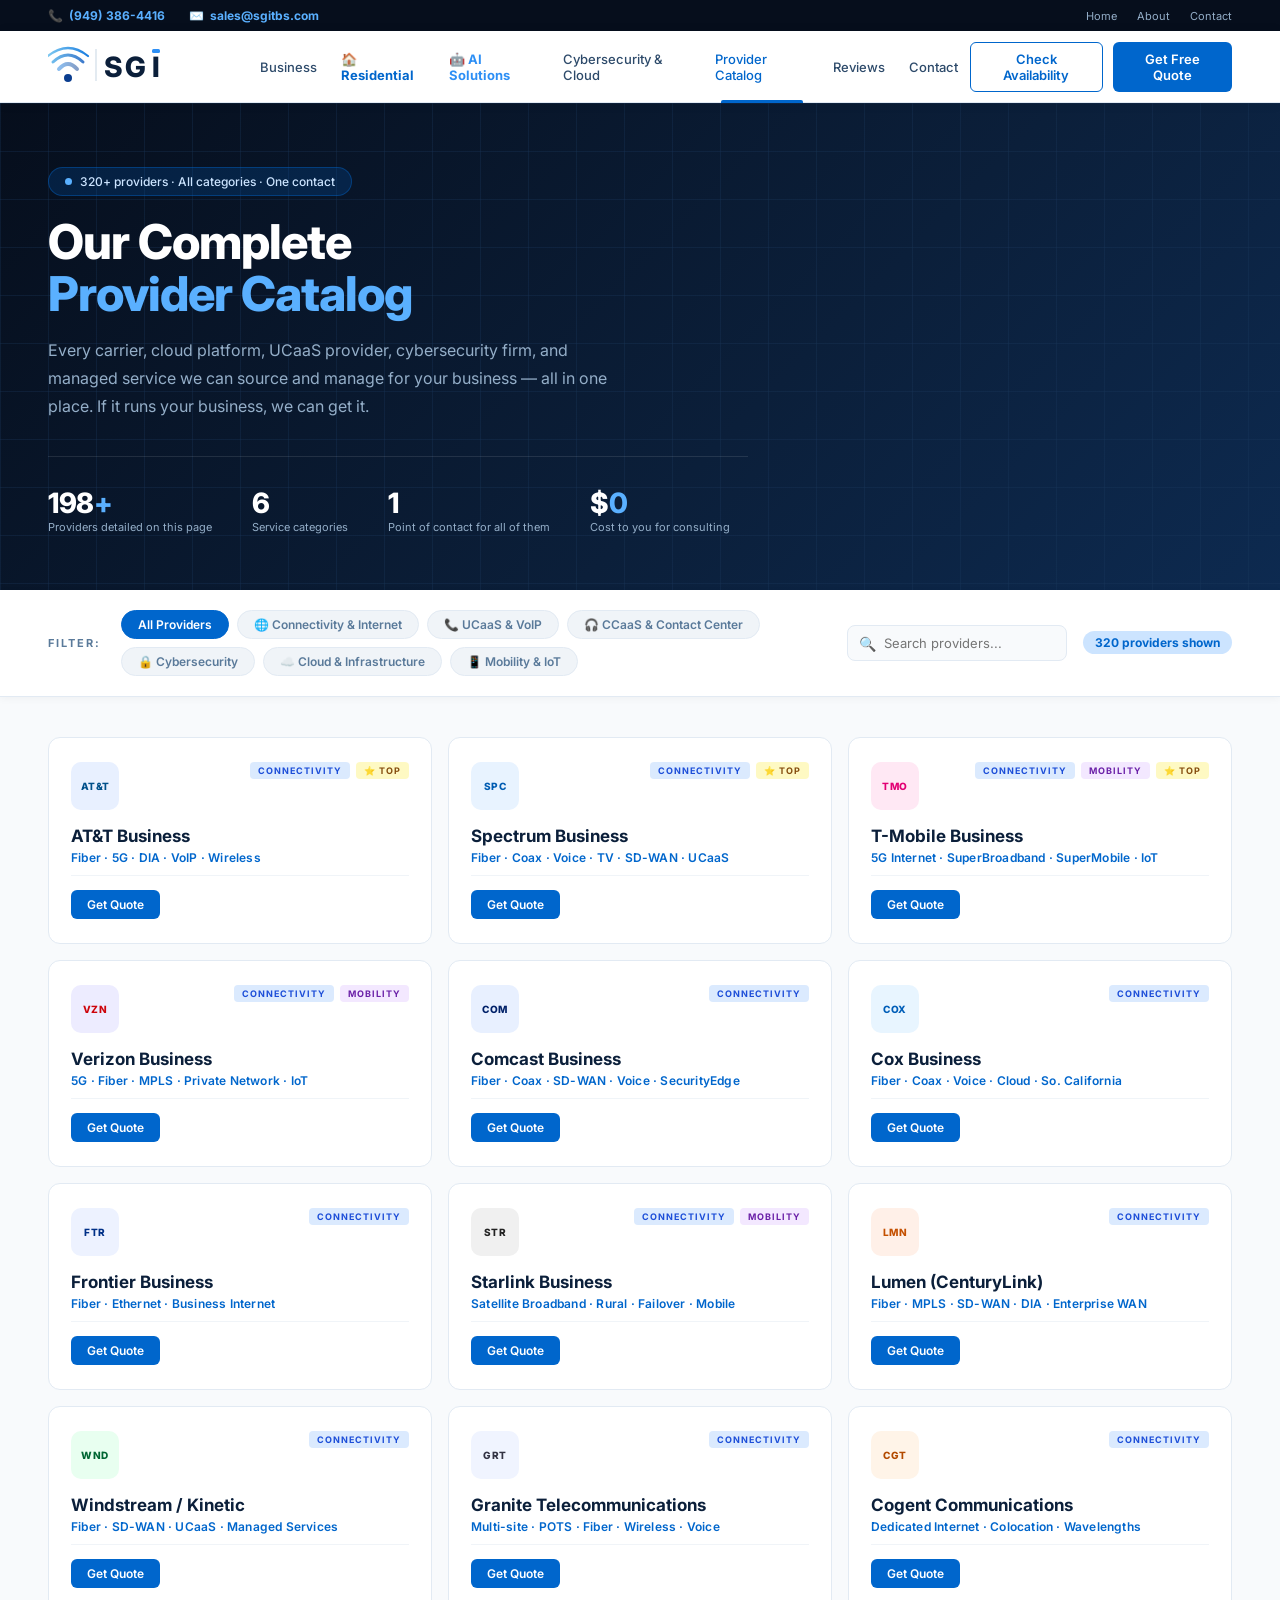
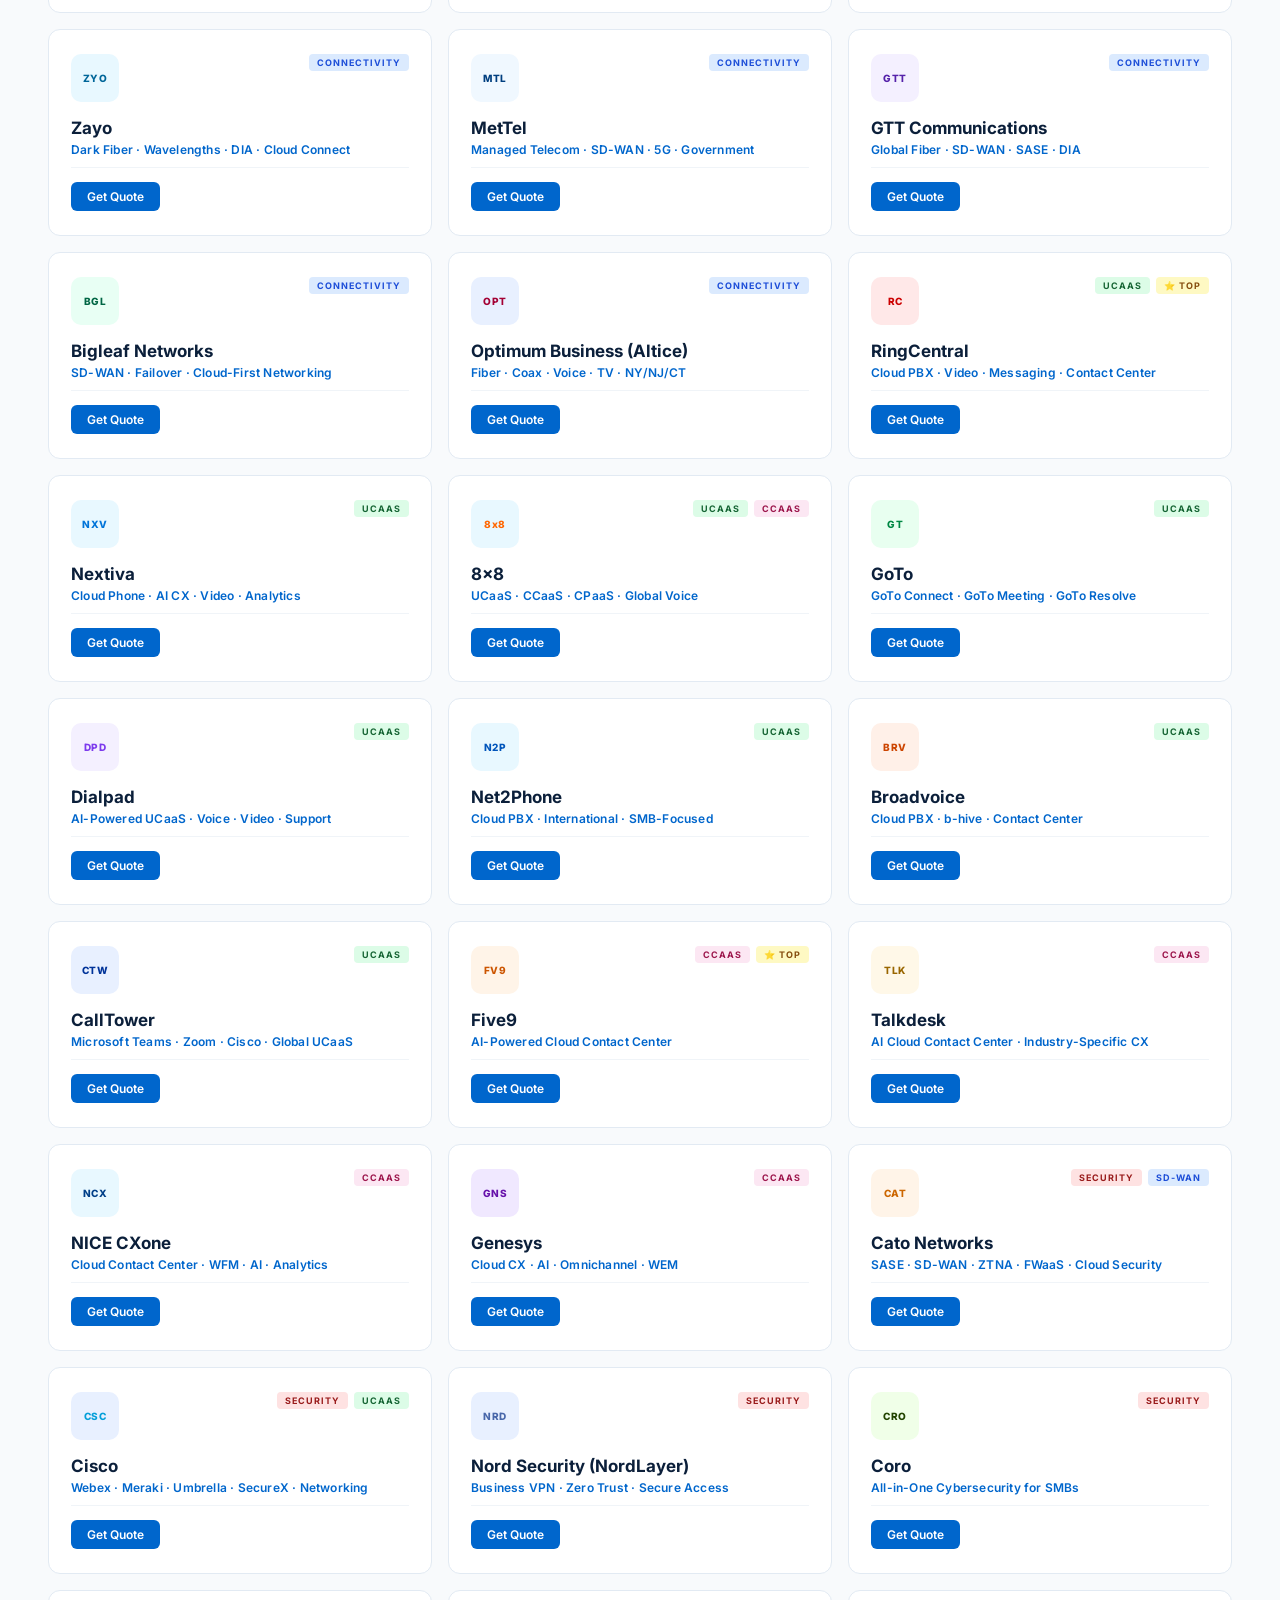
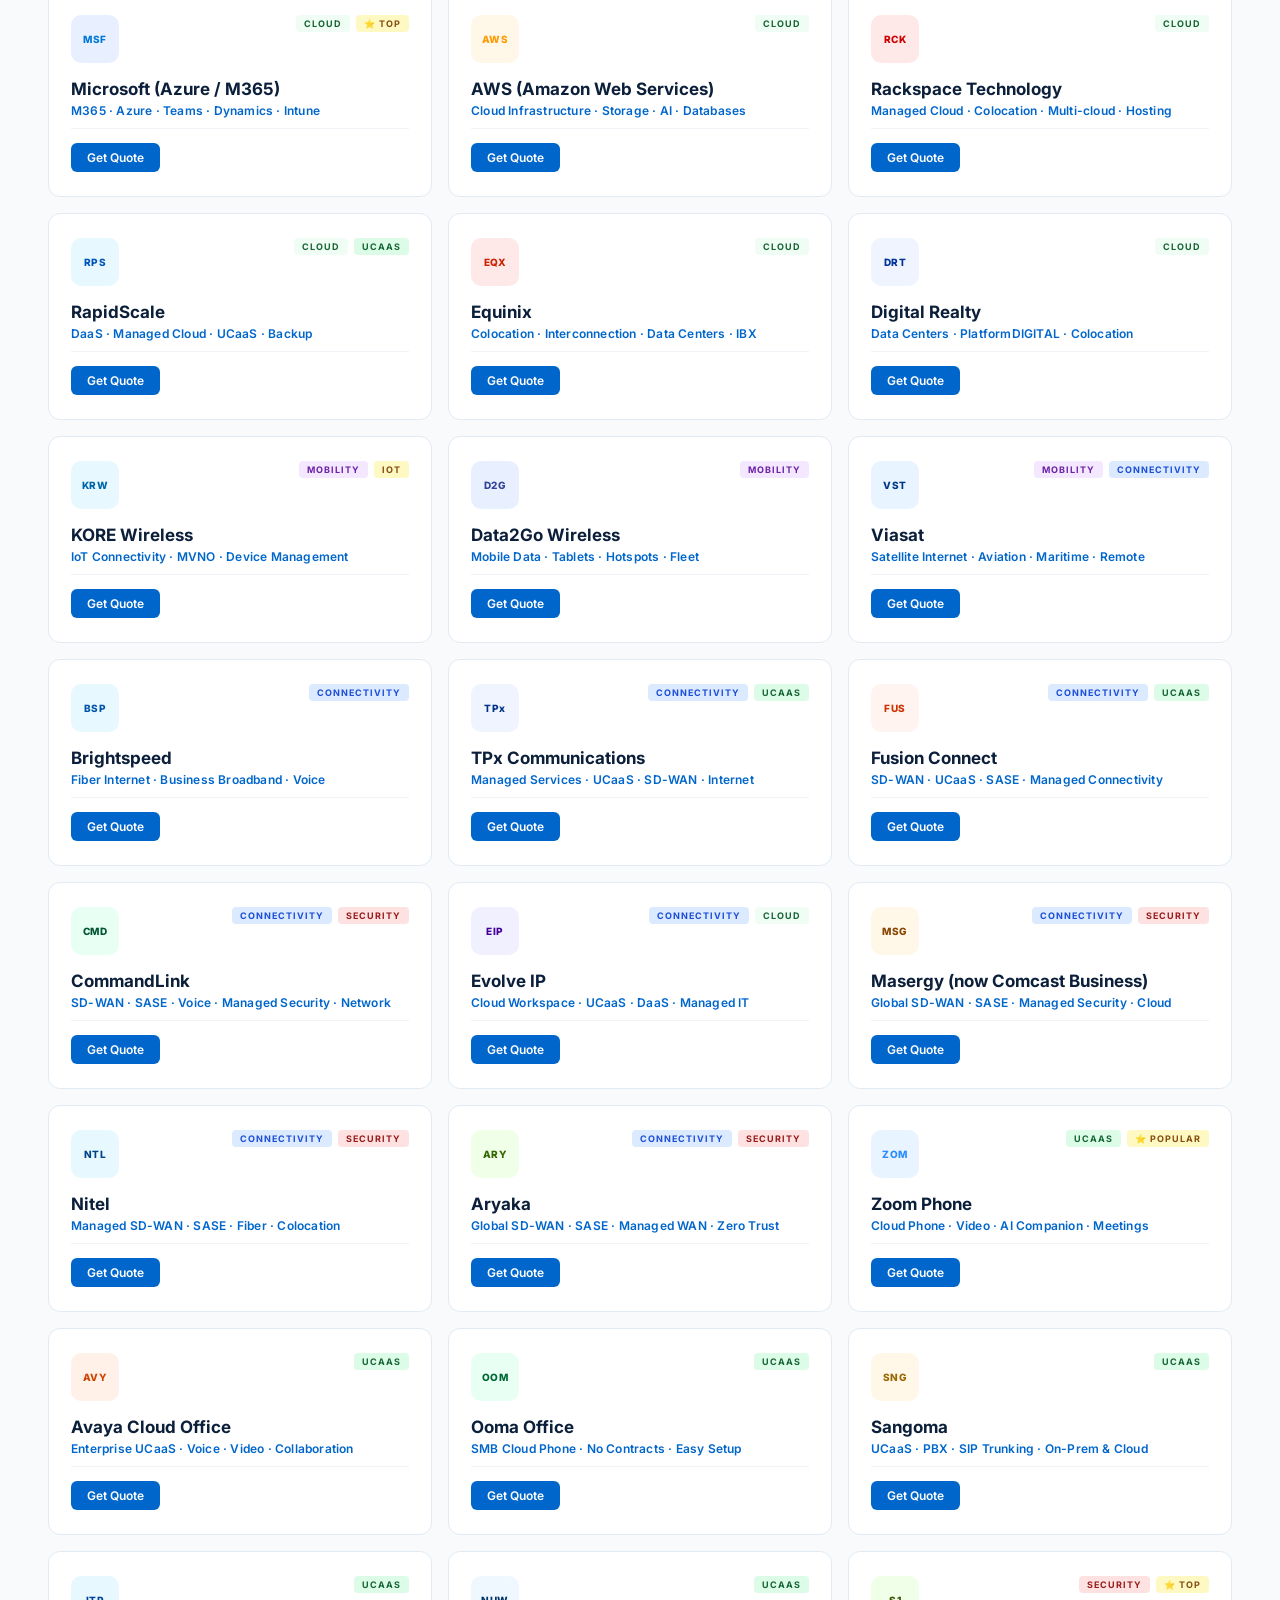
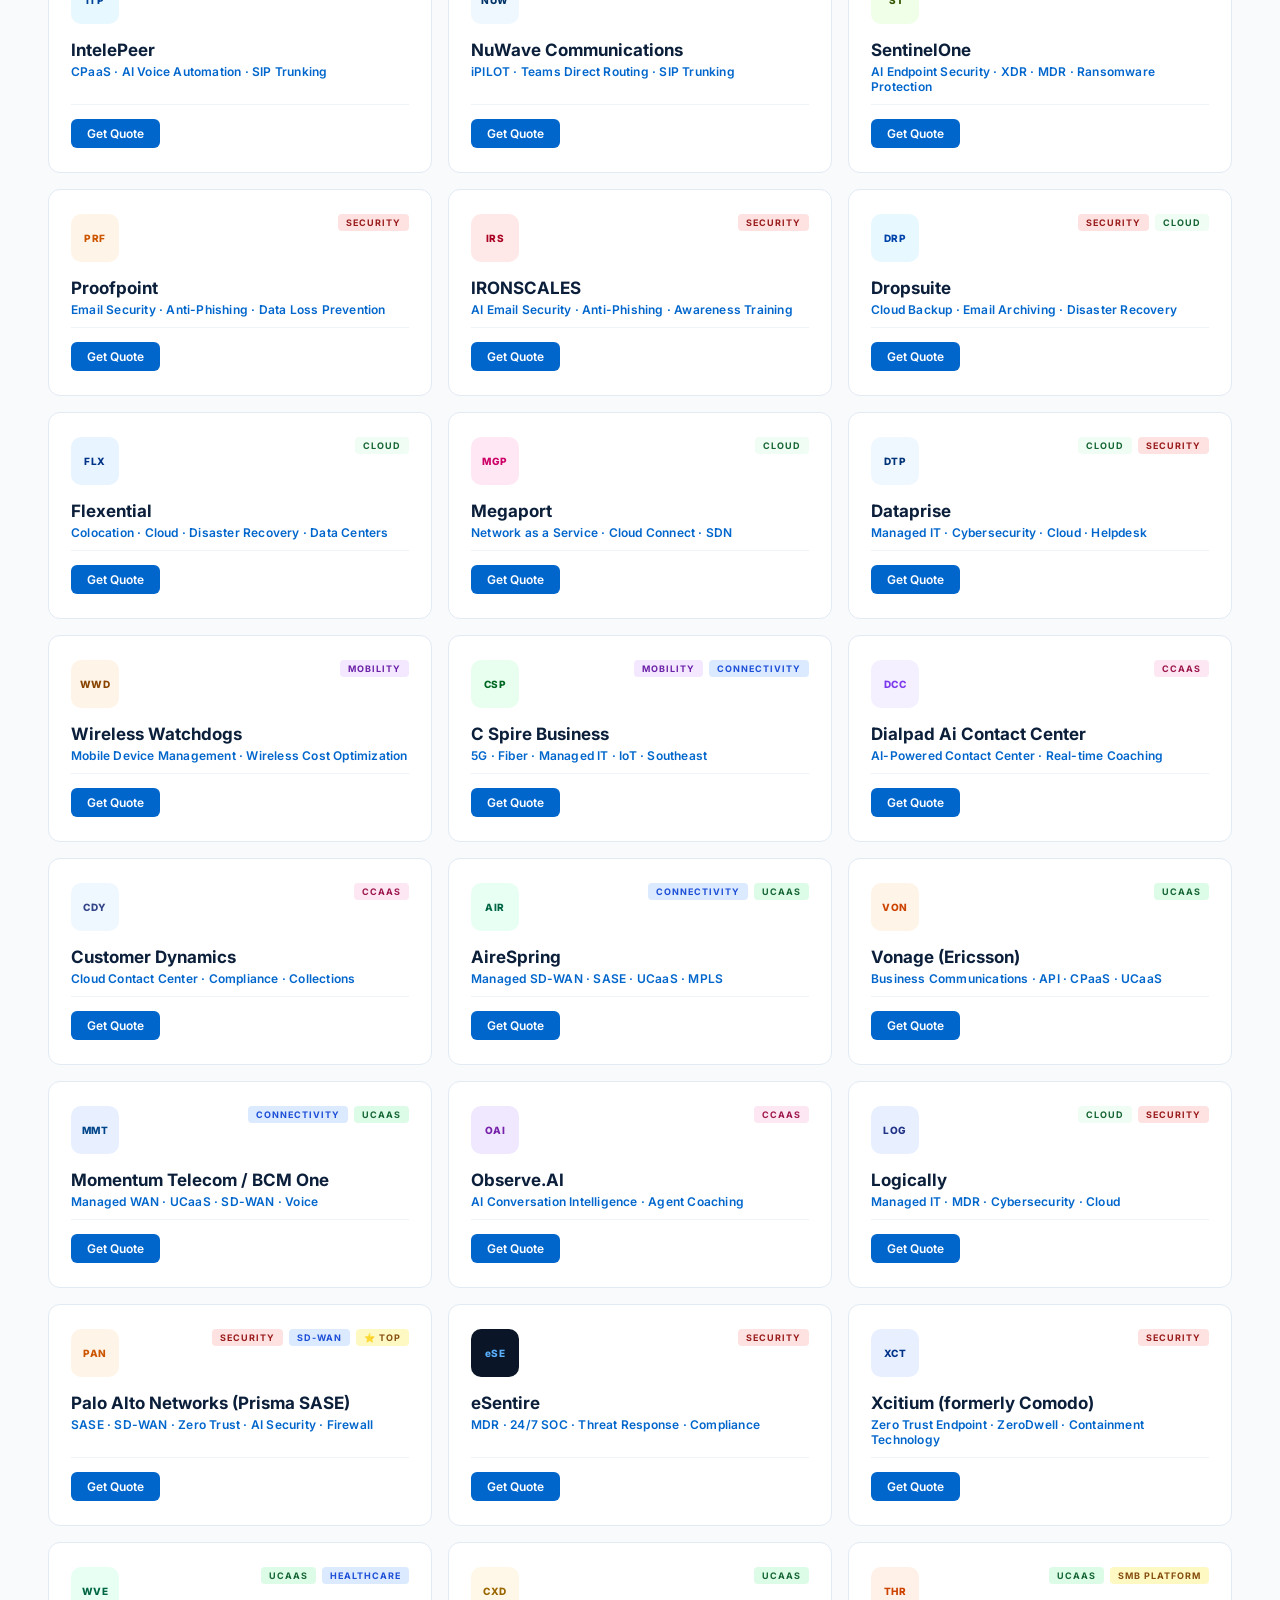
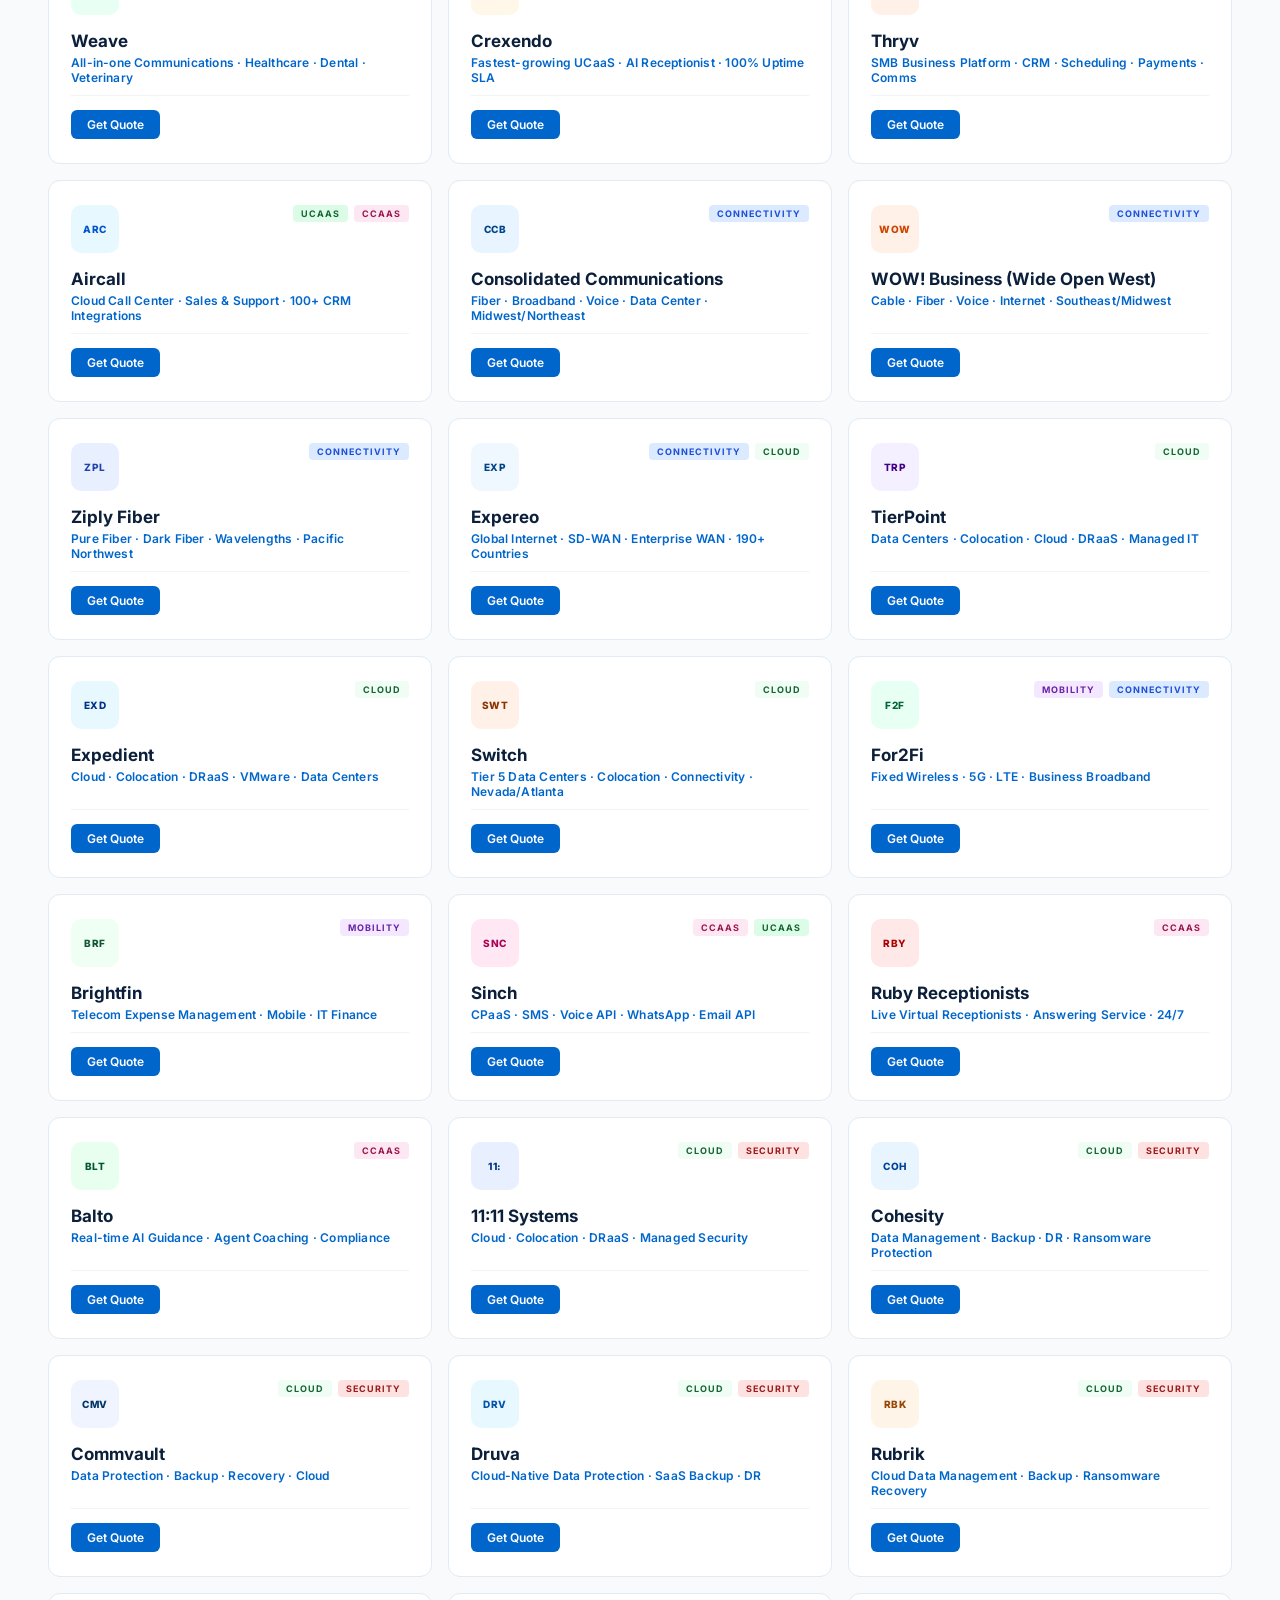
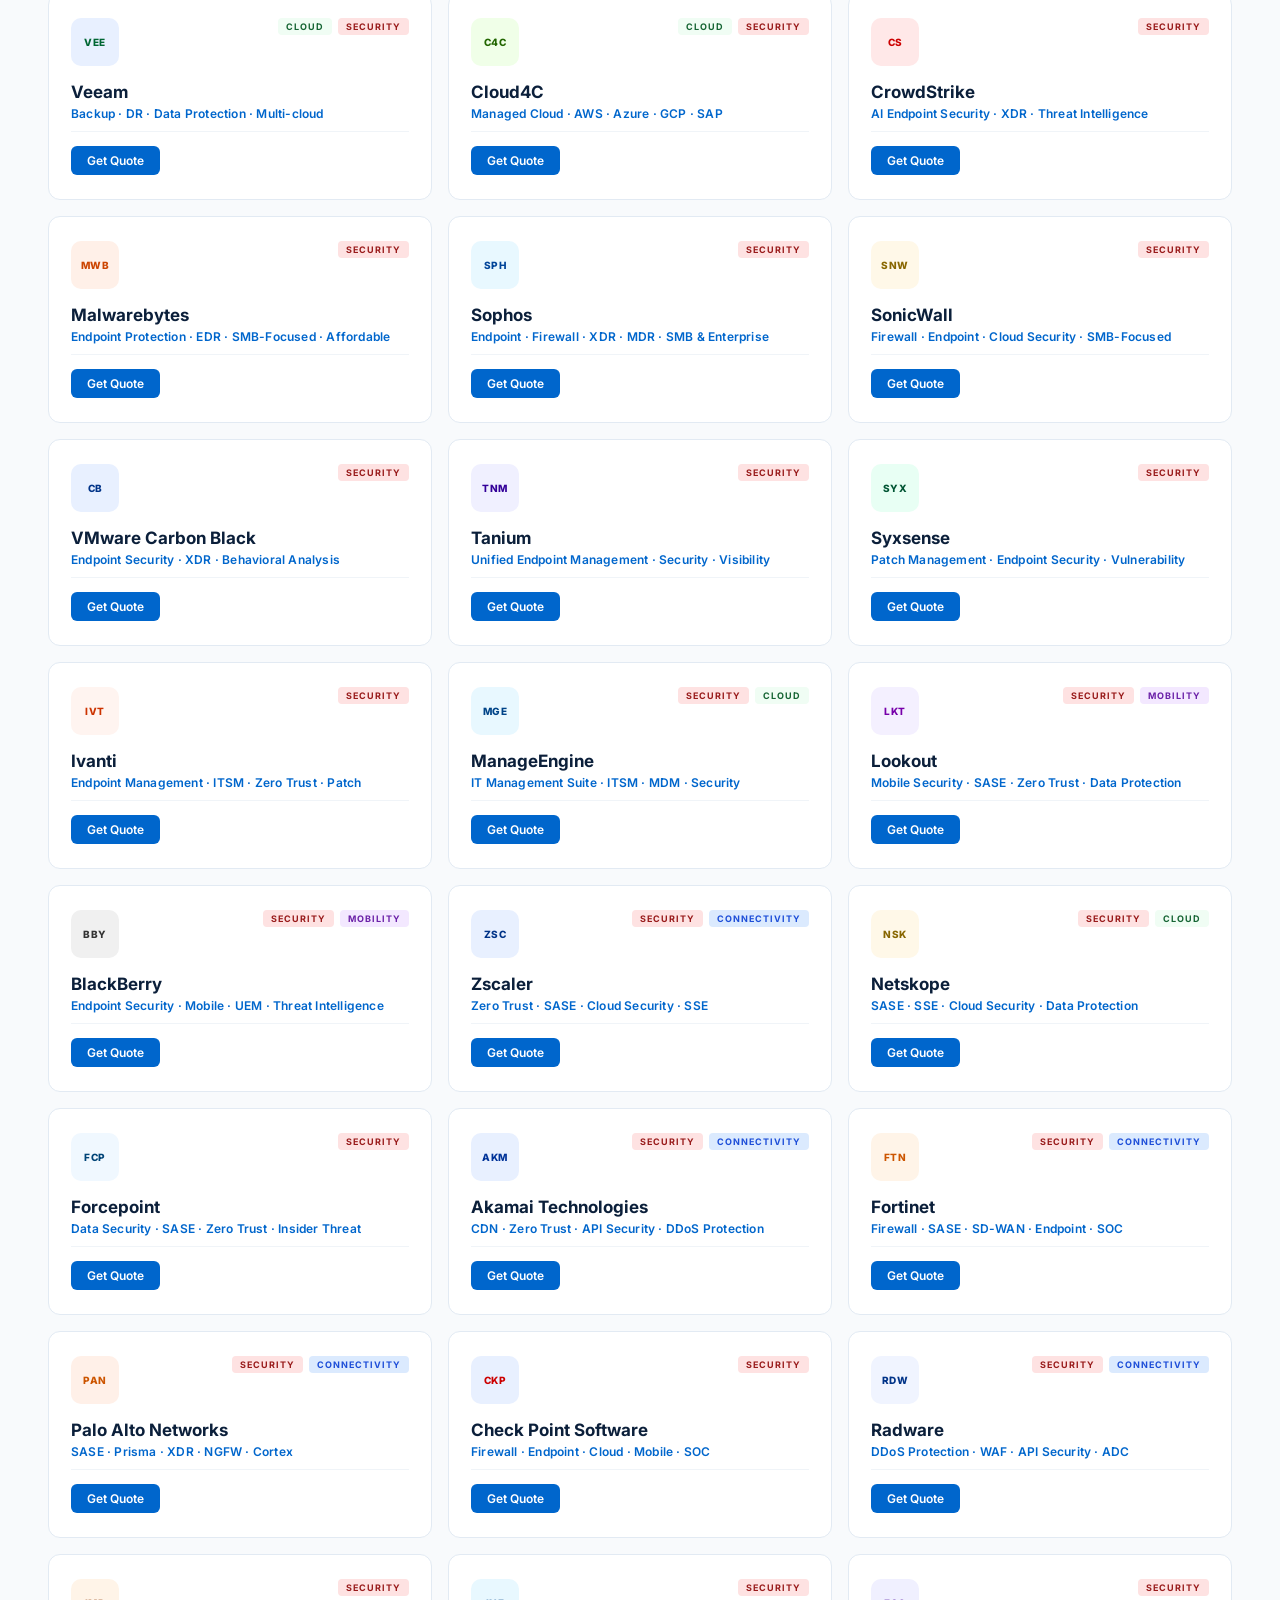
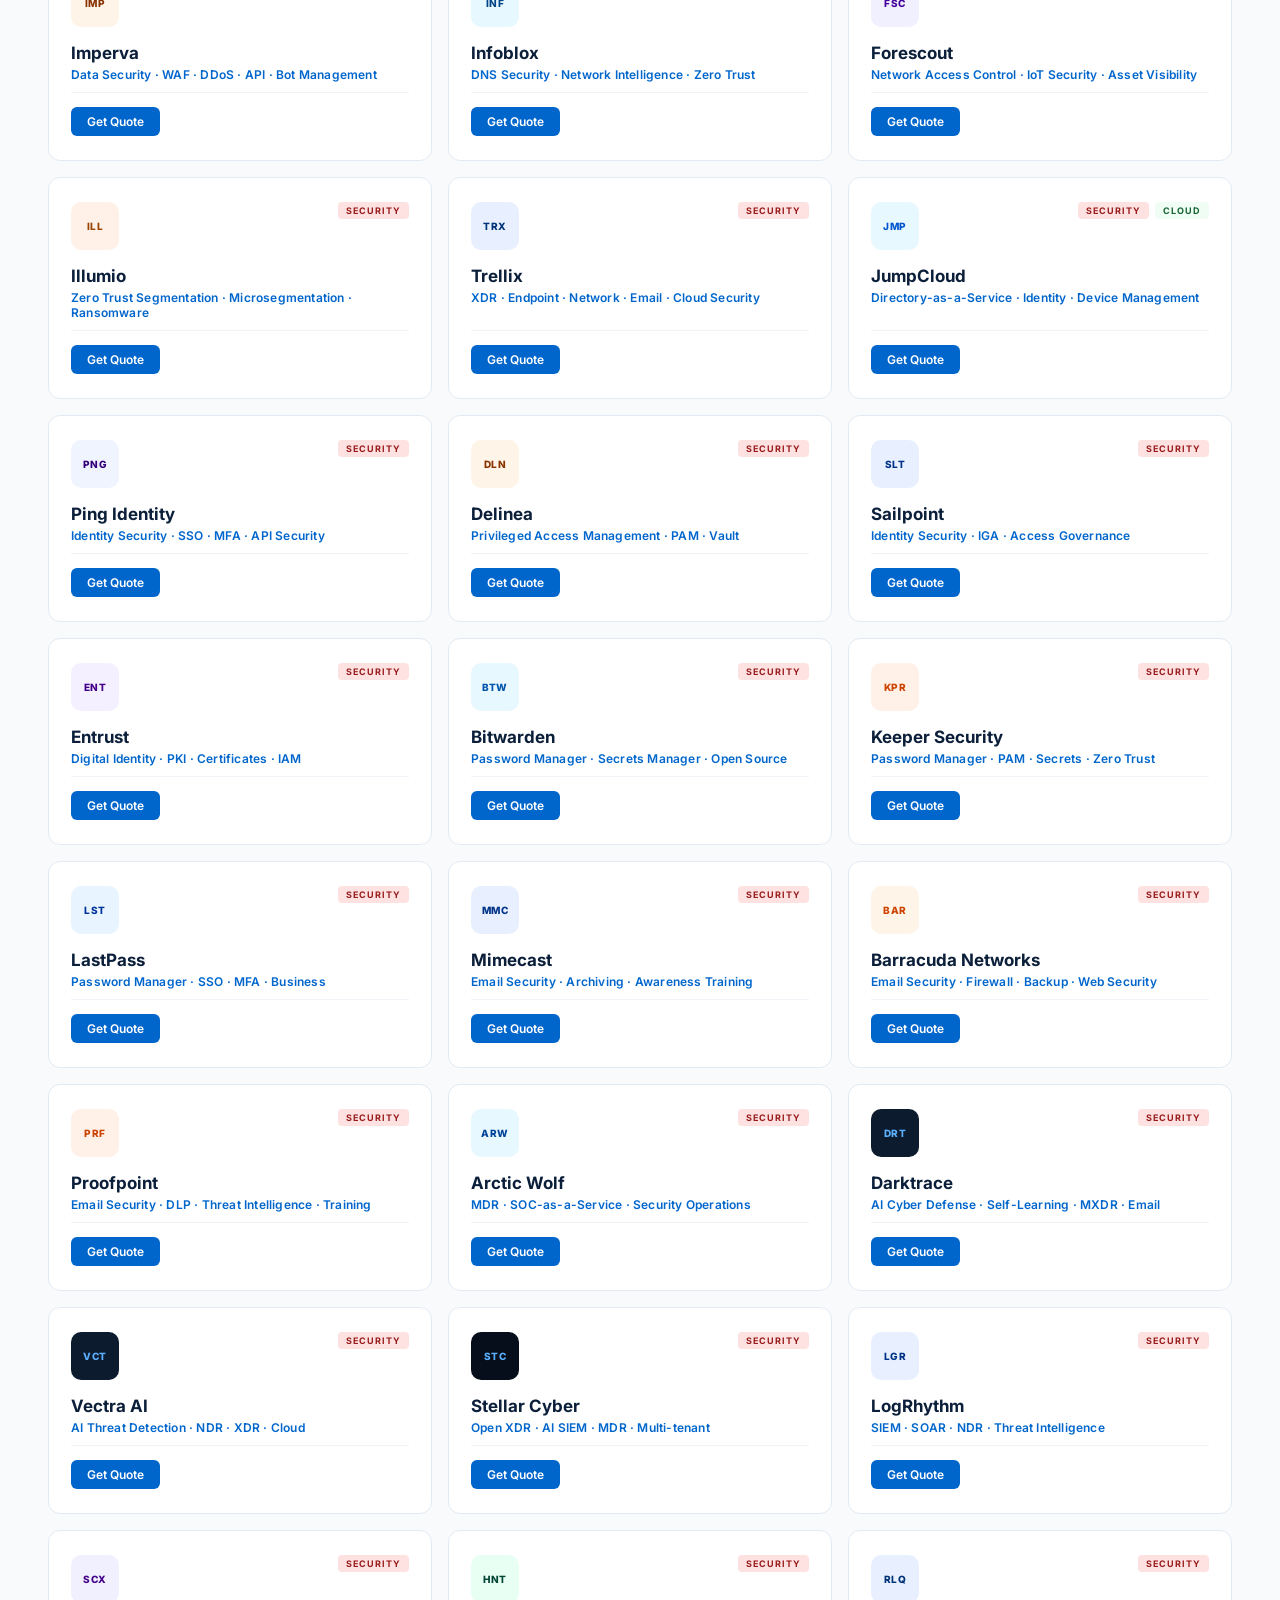
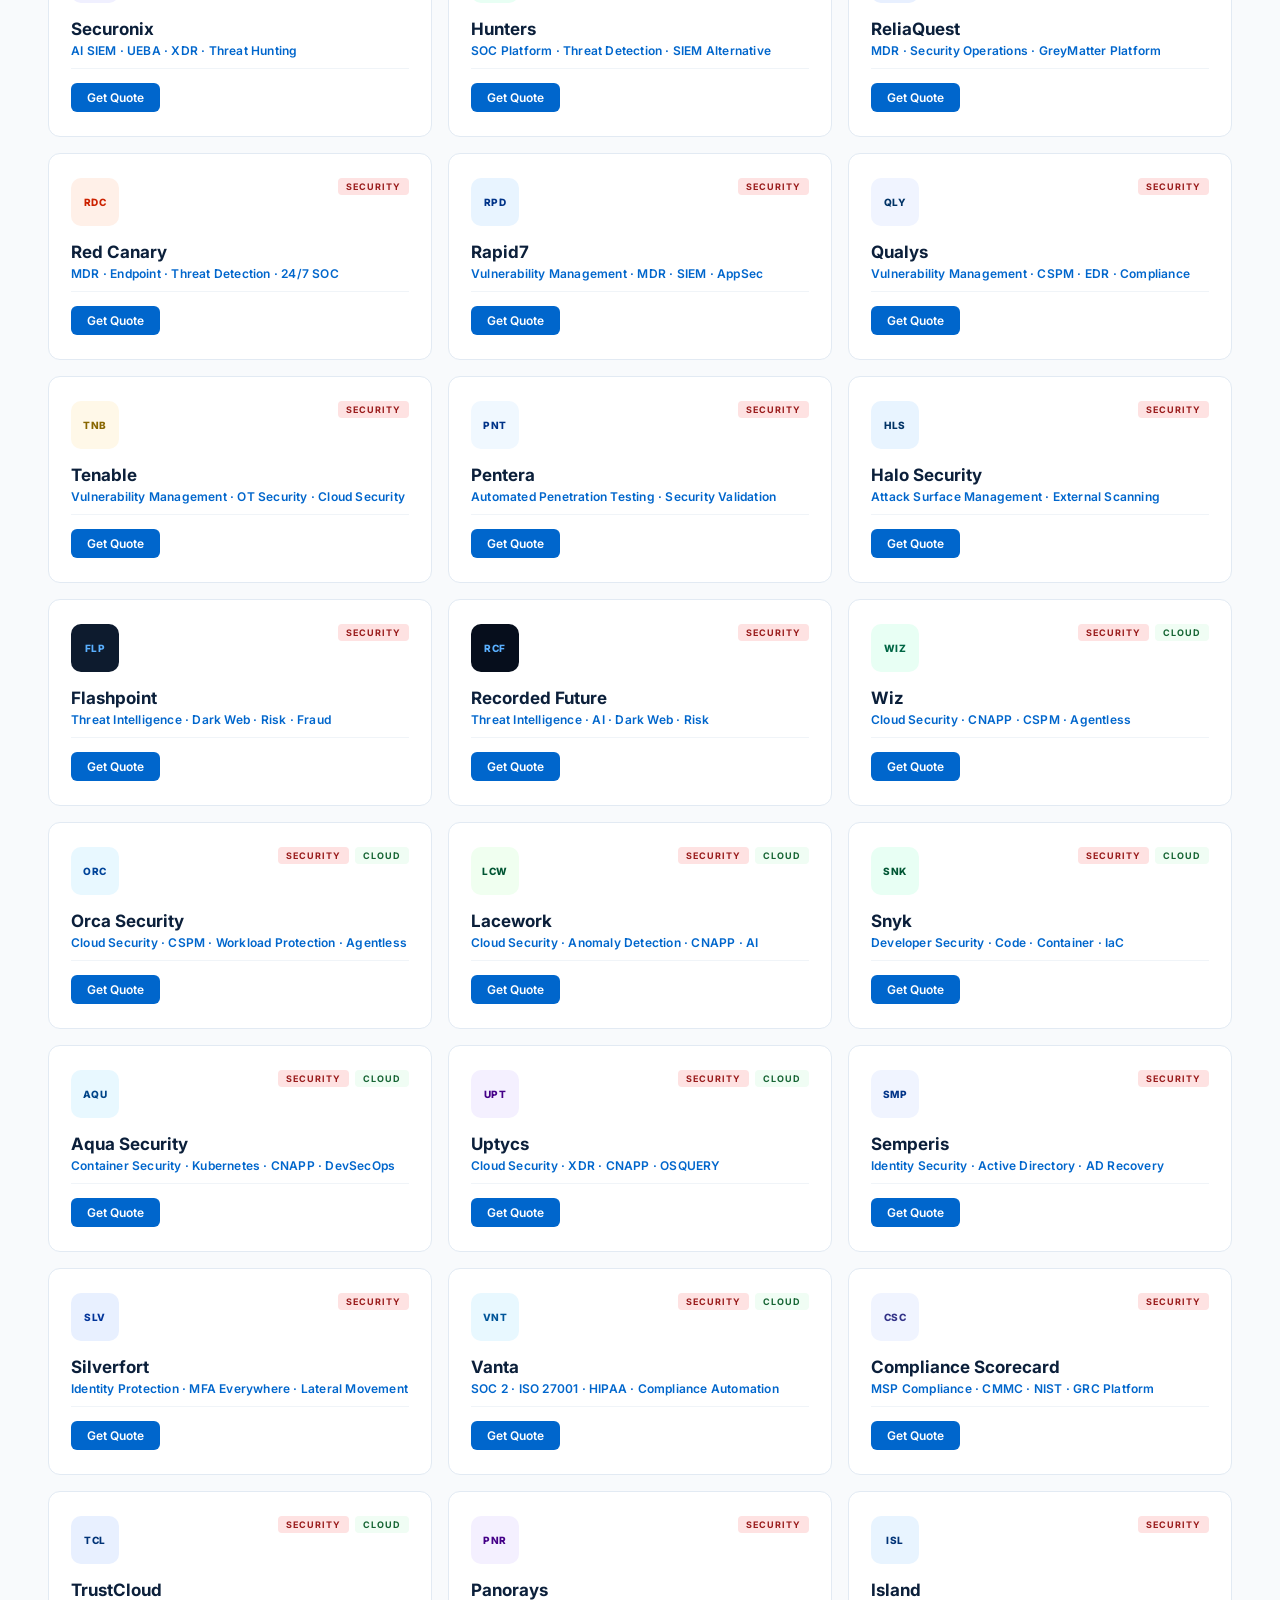
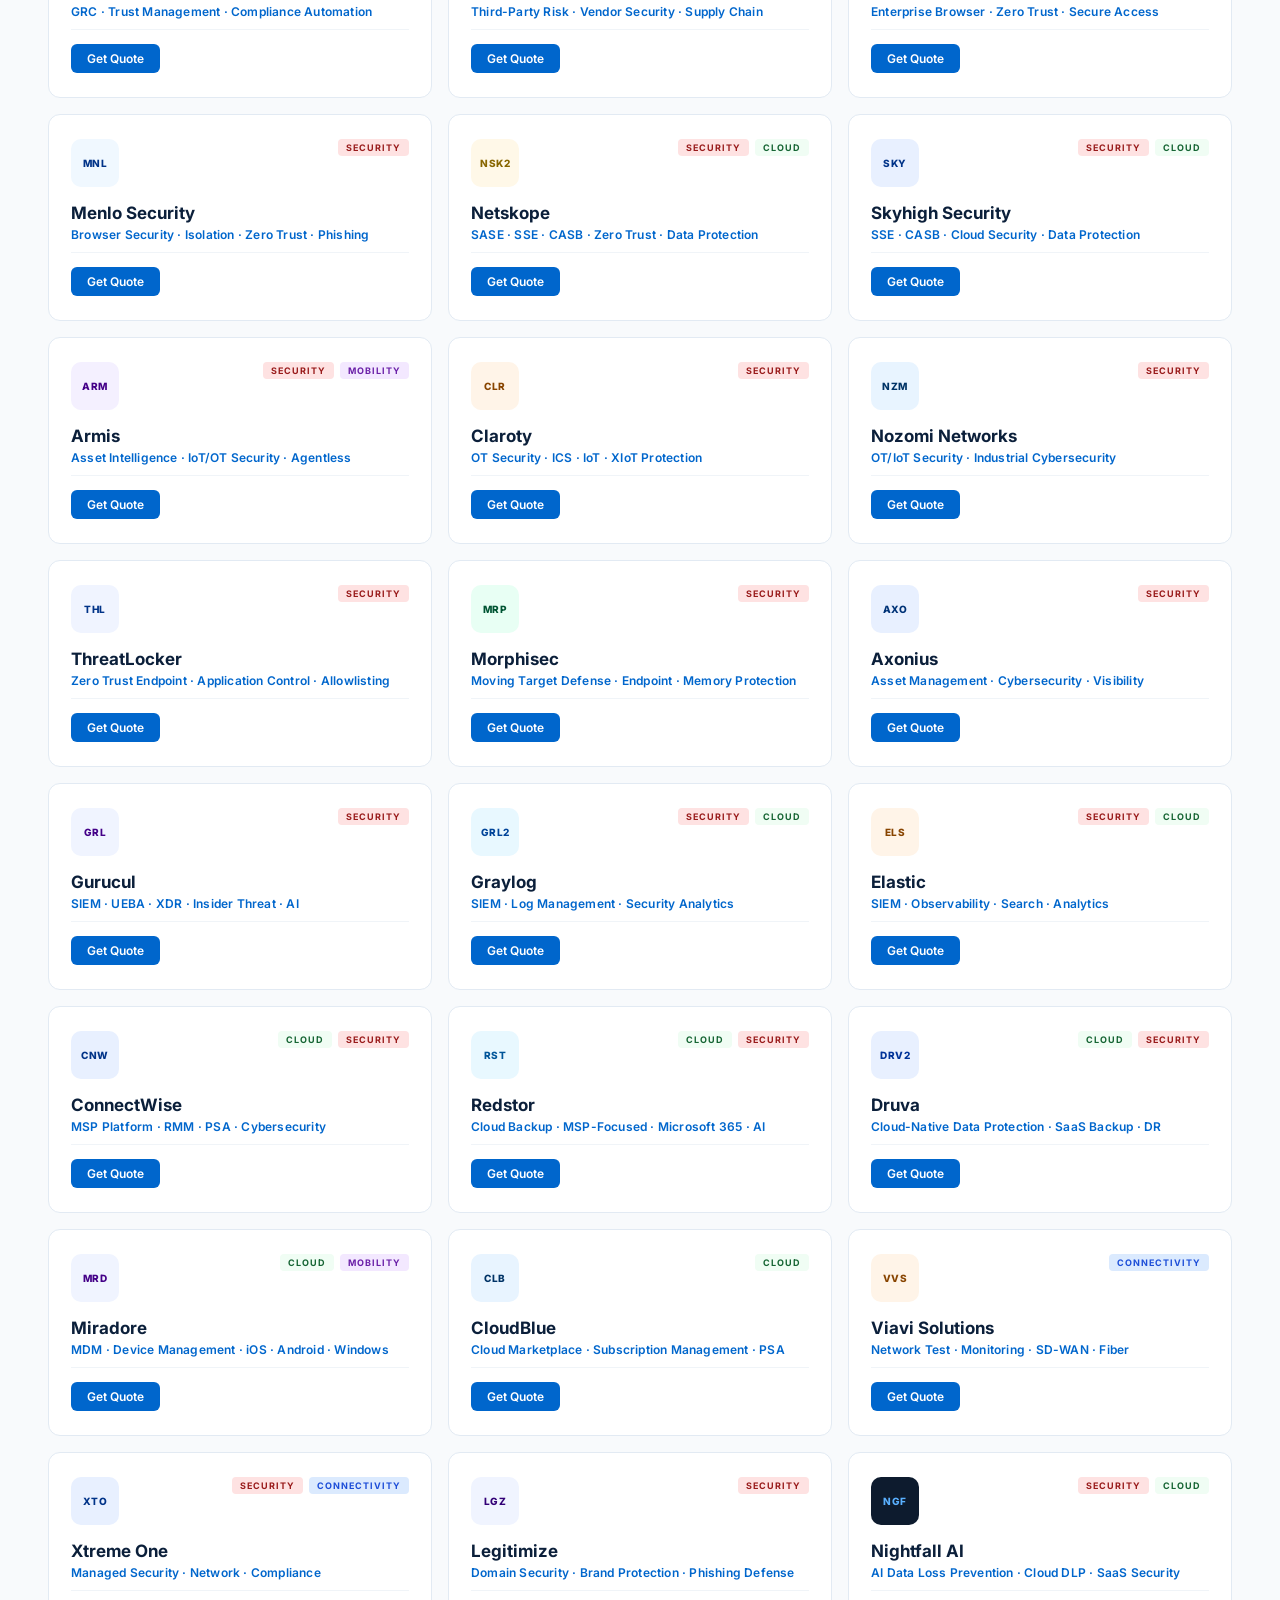
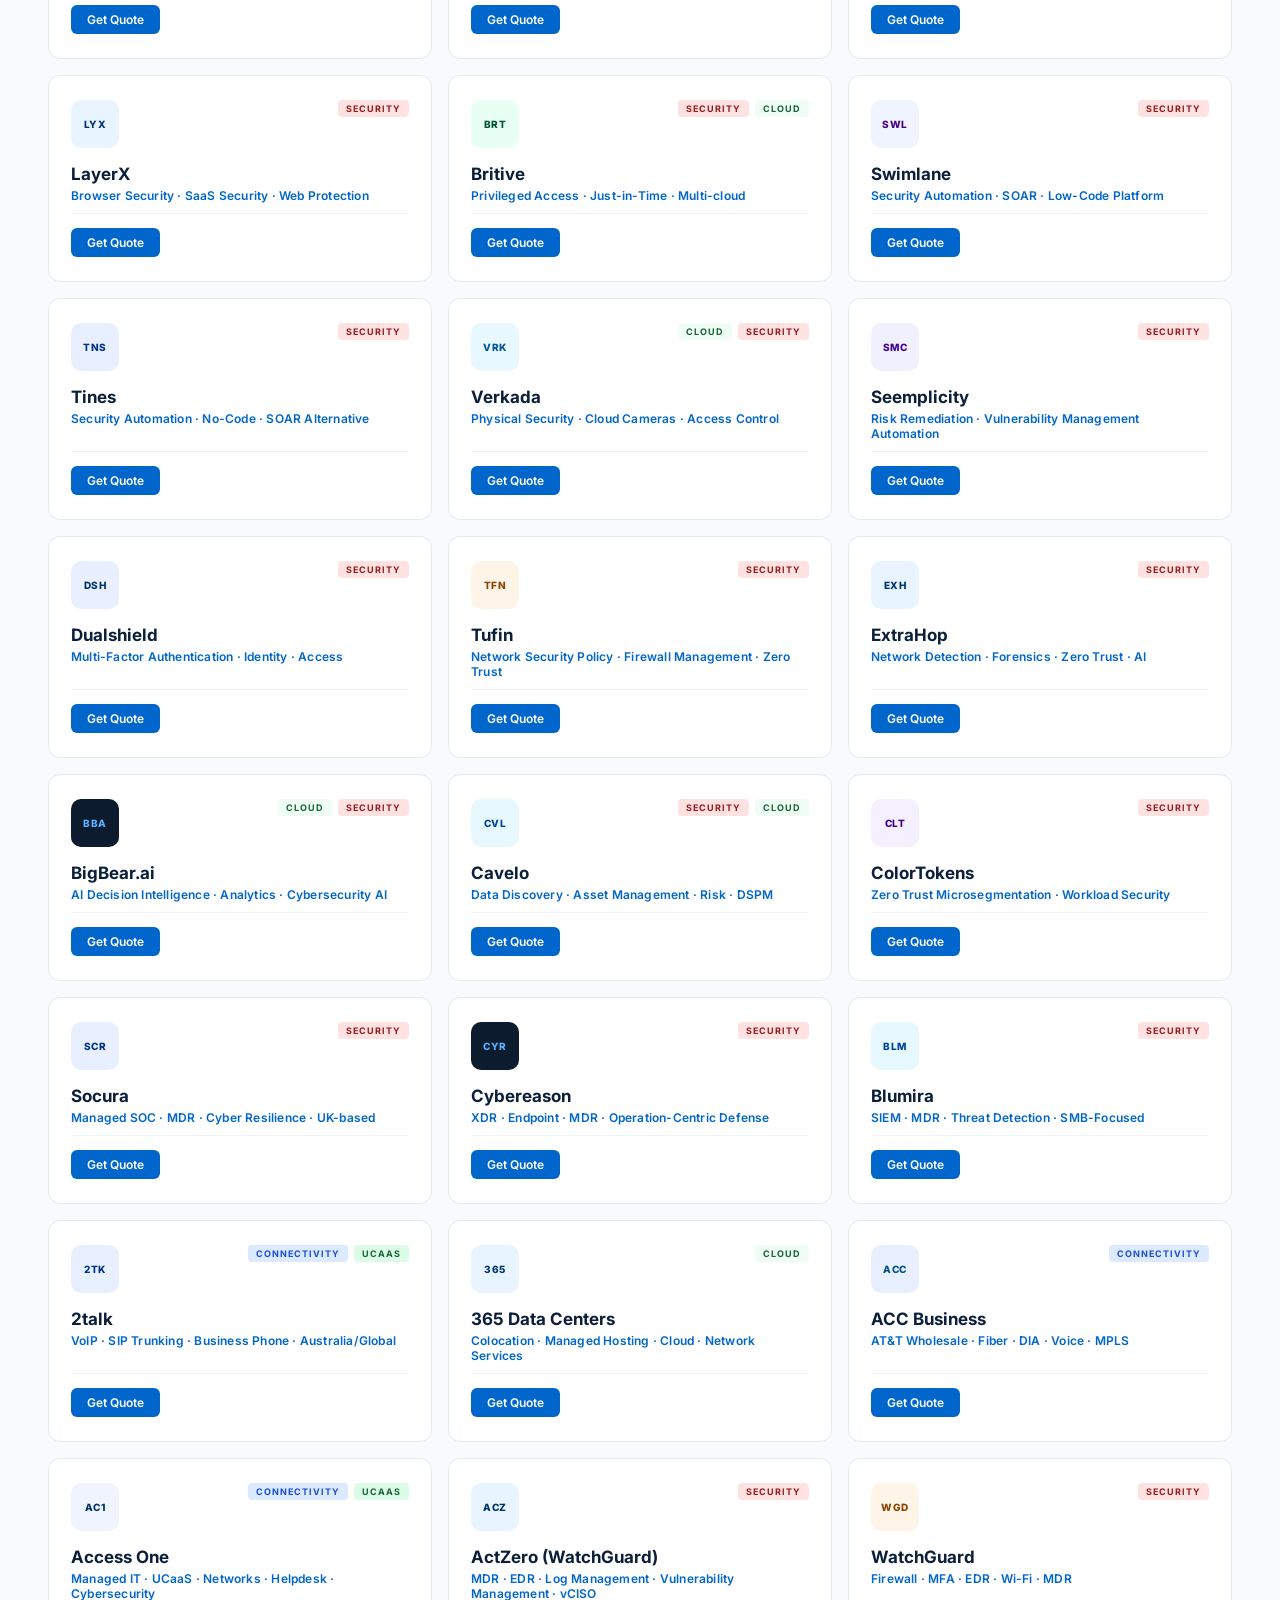
<file: providers.html>
<!DOCTYPE html>
<html lang="en">
<head>
<meta charset="UTF-8"/>
<meta name="viewport" content="width=device-width, initial-scale=1.0"/>
<title>SGI Provider Catalog — All Carriers & Solutions</title>
<link href="https://fonts.googleapis.com/css2?family=Inter:wght@300;400;500;600;700;800;900&display=swap" rel="stylesheet"/>
<style>
*, *::before, *::after { box-sizing: border-box; margin: 0; padding: 0; }
:root {
 --navy: #0b1f3a;
 --navy-deep: #060e1c;
 --navy-mid: #102646;
 --navy-border: #1c3a60;
 --blue: #0066cc;
 --blue-mid: #1a7de0;
 --blue-light: #5ab0ff;
 --blue-pale: #cce4ff;
 --white: #ffffff;
 --gray-50: #f8fafc;
 --gray-100: #f0f4f8;
 --gray-200: #e2eaf3;
 --gray-400: #94aec8;
 --gray-600: #4a6282;
 --text-dark: #0b1f3a;
 --text-mid: #2d4a6a;
 --text-muted: #5a7a9a;
}
html { scroll-behavior: smooth; }
body { font-family: 'Inter', sans-serif; font-weight: 400; color: var(--text-dark); background: var(--gray-50); overflow-x: hidden; }

/* ══ TOP BAR ══ */
.topbar { background: var(--navy-deep); padding: 8px 48px; display: flex; align-items: center; justify-content: space-between; }
.topbar-item { font-size: 12px; color: var(--gray-400); display: flex; align-items: center; gap: 6px; }
.topbar-item strong { color: var(--blue-light); }
.topbar-links { display: flex; gap: 20px; }
.topbar-links a { font-size: 11px; color: var(--gray-400); text-decoration: none; }
.topbar-links a:hover { color: white; }

/* ══ NAV ══ */
.nav {
 background: white; border-bottom: 1px solid var(--gray-200);
 display: flex; align-items: center; justify-content: space-between;
 padding: 0 48px; height: 72px;
 box-shadow: 0 1px 12px rgba(0,0,0,0.06);
 position: sticky; top: 0; z-index: 100;
}
.nav-links-row { display: flex; gap: 0; }
.nav-link { padding: 0 12px; height: 72px; display: flex; align-items: center; font-size: 13px; font-weight: 500; color: var(--text-mid); text-decoration: none; position: relative; transition: color 0.2s; }
.nav-link::after { content:''; position:absolute; bottom:0; left:18px; right:18px; height:3px; background:var(--blue); transform:scaleX(0); transition:transform 0.2s; border-radius:2px 2px 0 0; }
.nav-link:hover { color:var(--blue); }
.nav-link:hover::after, .nav-link.active::after { transform:scaleX(1); }
.nav-link.active { color:var(--blue); }
.nav-right { display: flex; gap: 10px; }
.btn-ghost { background:transparent; color:var(--blue); border:1.5px solid var(--blue); border-radius:6px; padding:8px 14px; font-family:'Inter',sans-serif; font-size:13px; font-weight:600; cursor:pointer; transition:all 0.2s; }
.btn-ghost:hover { background:var(--blue); color:white; }
.btn-solid { background:var(--blue); color:white; border:none; border-radius:6px; padding:9px 14px; font-family:'Inter',sans-serif; font-size:13px; font-weight:600; cursor:pointer; transition:all 0.2s; }
.btn-solid:hover { background:var(--blue-mid); }

/* ══ HERO ══ */
.page-hero {
 background: linear-gradient(135deg, var(--navy-deep) 0%, var(--navy) 60%, #0d2a50 100%);
 padding: 64px 48px 56px;
 position: relative; overflow: hidden;
}
.page-hero::before {
 content:'';position:absolute;inset:0;
 background-image:linear-gradient(rgba(28,58,96,0.3) 1px,transparent 1px),linear-gradient(90deg,rgba(28,58,96,0.3) 1px,transparent 1px);
 background-size:48px 48px;
}
.page-hero-inner { position:relative; z-index:2; max-width:700px; }
.hero-badge { display:inline-flex; align-items:center; gap:8px; background:rgba(0,102,204,0.2); border:1px solid rgba(0,102,204,0.4); border-radius:100px; padding:6px 16px; margin-bottom:20px; }
.badge-dot { width:7px; height:7px; border-radius:50%; background:var(--blue-light); animation:pulse 2s infinite; }
@keyframes pulse { 0%,100%{opacity:1}50%{opacity:0.4} }
.badge-text { font-size:12px; font-weight:500; color:var(--blue-pale); }
.page-hero h1 { font-size:48px; font-weight:800; line-height:1.08; color:white; margin-bottom:16px; letter-spacing:-1px; }
.page-hero h1 span { color:var(--blue-light); }
.page-hero p { font-size:16px; color:var(--gray-400); line-height:1.75; max-width:580px; }
.hero-stats-row { display:flex; gap:40px; margin-top:36px; padding-top:32px; border-top:1px solid rgba(255,255,255,0.1); flex-wrap:wrap; }
.h-stat { display:flex; flex-direction:column; gap:3px; }
.h-stat-num { font-size:28px; font-weight:800; color:white; letter-spacing:-0.5px; line-height:1; }
.h-stat-num span { color:var(--blue-light); }
.h-stat-label { font-size:11px; color:var(--gray-400); }

/* ══ FILTER BAR ══ */
.filter-bar {
 background: white;
 border-bottom: 1px solid var(--gray-200);
 padding: 20px 48px;
 display: flex;
 align-items: center;
 gap: 16px;
 flex-wrap: wrap;
 position: sticky; top: 72px; z-index: 90;
 box-shadow: 0 2px 8px rgba(0,0,0,0.04);
}
.filter-label { font-size: 11px; font-weight: 700; letter-spacing: 2px; text-transform: uppercase; color: var(--text-muted); margin-right: 4px; white-space: nowrap; }
.filter-chips { display: flex; gap: 8px; flex-wrap: wrap; flex: 1; }
.chip {
 background: var(--gray-100); border: 1.5px solid var(--gray-200);
 border-radius: 100px; padding: 6px 16px;
 font-size: 12px; font-weight: 600; color: var(--text-muted);
 cursor: pointer; transition: all 0.18s; white-space: nowrap;
}
.chip:hover { border-color: var(--blue); color: var(--blue); background: var(--blue-pale); }
.chip.active { background: var(--blue); border-color: var(--blue); color: white; }
.search-wrap { position: relative; }
.search-input {
 background: var(--gray-50); border: 1.5px solid var(--gray-200);
 border-radius: 8px; padding: 9px 16px 9px 36px;
 font-family: 'Inter', sans-serif; font-size: 13px; color: var(--text-dark);
 outline: none; width: 220px; transition: border-color 0.2s;
}
.search-input:focus { border-color: var(--blue); background: white; }
.search-icon { position:absolute; left:12px; top:50%; transform:translateY(-50%); color:var(--text-muted); font-size:14px; pointer-events:none; }
.count-badge { background:var(--blue-pale); color:var(--blue); font-size:12px; font-weight:700; padding:4px 12px; border-radius:100px; white-space:nowrap; }

/* ══ CATALOG GRID ══ */
.catalog-section { padding: 40px 48px 64px; }
.category-header { margin-bottom: 24px; padding-bottom: 14px; border-bottom: 2px solid var(--gray-200); display: flex; align-items: center; gap: 12px; }
.category-title { font-size: 18px; font-weight: 800; color: var(--text-dark); }
.category-count { background: var(--blue-pale); color: var(--blue); font-size: 11px; font-weight: 700; padding: 3px 10px; border-radius: 100px; }
.providers-grid {
 display: grid;
 grid-template-columns: repeat(auto-fill, minmax(320px, 1fr));
 gap: 16px;
 margin-bottom: 56px;
}

/* ══ PROVIDER CARD ══ */
.provider-card {
 background: white;
 border: 1px solid var(--gray-200);
 border-radius: 12px;
 padding: 24px 22px;
 display: flex; flex-direction: column; gap: 0;
 transition: all 0.22s;
 cursor: default;
 position: relative;
 overflow: hidden;
}
.provider-card::before {
 content:''; position:absolute; top:0; left:0; right:0; height:3px;
 background: linear-gradient(90deg, var(--blue), var(--blue-light));
 transform: scaleX(0); transform-origin: left;
 transition: transform 0.3s;
}
.provider-card:hover { transform: translateY(-3px); box-shadow: 0 12px 32px rgba(0,102,204,0.1); border-color: var(--blue-pale); }
.provider-card:hover::before { transform: scaleX(1); }
.provider-card.hidden { display: none; }

.card-top { display: flex; align-items: flex-start; justify-content: space-between; margin-bottom: 14px; }
.provider-logo-box {
 width: 48px; height: 48px;
 border-radius: 10px;
 display: flex; align-items: center; justify-content: center;
 font-size: 10px; font-weight: 800; letter-spacing: 0.5px;
 flex-shrink: 0;
}
.card-badges { display: flex; gap: 6px; flex-wrap: wrap; justify-content: flex-end; }
.cat-badge {
 font-size: 9px; font-weight: 700; letter-spacing: 1px; text-transform: uppercase;
 padding: 3px 8px; border-radius: 4px;
}

.provider-name { font-size: 17px; font-weight: 700; color: var(--text-dark); margin-bottom: 4px; margin-top: 2px; }
.provider-tagline { font-size: 12px; color: var(--blue); font-weight: 600; margin-bottom: 10px; letter-spacing: 0.2px; }
.provider-desc { font-size: 13px; color: var(--text-muted); line-height: 1.65; margin-bottom: 16px; }

.service-tags { display: flex; flex-wrap: wrap; gap: 6px; margin-bottom: 16px; }
.service-tag {
 background: var(--gray-100); border: 1px solid var(--gray-200);
 border-radius: 4px; padding: 3px 10px;
 font-size: 11px; font-weight: 500; color: var(--text-mid);
}

.card-cta {
 margin-top: auto;
 display: flex; align-items: center; justify-content: space-between;
 padding-top: 14px; border-top: 1px solid var(--gray-100);
}
.card-cta-text { font-size: 12px; color: var(--text-muted); }
.card-btn {
 background: var(--blue); color: white;
 border: none; border-radius: 6px;
 padding: 7px 16px;
 font-family: 'Inter', sans-serif; font-size: 12px; font-weight: 600;
 cursor: pointer; transition: all 0.18s;
}
.card-btn:hover { background: var(--blue-mid); transform: translateY(-1px); }

/* No results */
.no-results { text-align:center; padding:80px 24px; display:none; }
.no-results h3 { font-size:20px; font-weight:700; color:var(--text-mid); margin-bottom:8px; }
.no-results p { font-size:14px; color:var(--text-muted); }

/* ══ FOOTER ══ */
footer { background:var(--navy-deep); padding:40px 48px; border-top:1px solid var(--navy-border); display:flex; align-items:center; justify-content:space-between; flex-wrap:wrap; gap:16px; }
.footer-copy { font-size:12px; color:var(--gray-600); }
.footer-right { font-size:12px; color:var(--gray-400); }

@media(max-width:768px){
 .topbar,.nav,.filter-bar,.catalog-section { padding-left:20px; padding-right:20px; }
 .page-hero { padding:48px 20px 40px; }
 .page-hero h1 { font-size:32px; }
 .nav-links-row { display:none; }
 .providers-grid { grid-template-columns:1fr; }
 .search-input { width:100%; }
 footer { padding:28px 20px; flex-direction:column; }
}
</style>
</head>
<body>

<!-- TOP BAR -->
<div class="topbar">
 <div style="display:flex;gap:24px;">
 <div class="topbar-item">📞 <strong>(949) 386-4416</strong></div>
 <div class="topbar-item">✉️ <strong>sales@sgitbs.com</strong></div>
 </div>
 <div class="topbar-links">
 <a href="index.html">Home</a>
 <a href="#">About</a>
 <a href="contact.html">Contact</a>
 </div>
</div>

<!-- NAV -->
<nav class="nav">
 <div>
 <svg width="200" height="40" viewBox="0 0 200 40" fill="none">
 <defs>
 <linearGradient id="na1" x1="0" y1="0" x2="1" y2="0"><stop offset="0%" stop-color="#7ec8f0"/><stop offset="100%" stop-color="#1a7de0"/></linearGradient>
 <linearGradient id="na2" x1="0" y1="0" x2="1" y2="0"><stop offset="0%" stop-color="#4aaae8" stop-opacity="0.8"/><stop offset="100%" stop-color="#0d5abf" stop-opacity="0.8"/></linearGradient>
 <linearGradient id="na3" x1="0" y1="0" x2="1" y2="0"><stop offset="0%" stop-color="#1a7de0" stop-opacity="0.5"/><stop offset="100%" stop-color="#0a3d8f" stop-opacity="0.5"/></linearGradient>
 </defs>
 <circle cx="20" cy="33" r="4" fill="#0a3d8f"/>
 <path d="M11 24 Q20 14 29 24" stroke="url(#na3)" stroke-width="4" fill="none" stroke-linecap="round"/>
 <path d="M5 17 Q20 3 35 17" stroke="url(#na2)" stroke-width="3" fill="none" stroke-linecap="round"/>
 <path d="M0 11 Q20 -5 40 11" stroke="url(#na1)" stroke-width="2.2" fill="none" stroke-linecap="round"/>
 <line x1="48" y1="4" x2="48" y2="36" stroke="#d0dde8" stroke-width="1.2"/>
 <text x="56" y="32" font-family="Inter,sans-serif" font-size="28" font-weight="800" fill="#0b1f3a" letter-spacing="-0.5">S</text>
 <text x="77" y="32" font-family="Inter,sans-serif" font-size="28" font-weight="800" fill="#0b1f3a" letter-spacing="-0.5">G</text>
 <text x="104" y="32" font-family="Inter,sans-serif" font-size="28" font-weight="800" fill="#0b1f3a">I</text>
 <rect x="104" y="4" width="8" height="4" rx="1.5" fill="#2d8ff5"/>
 </svg>
 </div>
 <div class="nav-links-row">
 <a class="nav-link" href="index.html">Business</a>
 <a class="nav-link" style="color:#0066cc;font-weight:700;" href="residential.html">🏠 Residential</a>
 <a class="nav-link" href="ai.html" style="color:#2d8ff5;font-weight:700;">🤖 AI Solutions</a>
 <a class="nav-link" href="cybersecurity.html">Cybersecurity &amp; Cloud</a>
 <a class="nav-link active" href="providers.html">Provider Catalog</a>
 <a class="nav-link" href="reviews.html">Reviews</a>
 <a class="nav-link" href="contact.html">Contact</a>
 </div>
 <div class="nav-right">
 <button class="btn-ghost" onclick="window.location='contact.html'">Check Availability</button>
 <button class="btn-solid" onclick="window.location='contact.html'">Get Free Quote</button>
 </div>
</nav>

<!-- PAGE HERO -->
<div class="page-hero">
 <div class="page-hero-inner">
 <div class="hero-badge"><div class="badge-dot"></div><span class="badge-text">320+ providers · All categories · One contact</span></div>
 <h1>Our Complete<br/><span>Provider Catalog</span></h1>
 <p>Every carrier, cloud platform, UCaaS provider, cybersecurity firm, and managed service we can source and manage for your business — all in one place. If it runs your business, we can get it.</p>
 <div class="hero-stats-row">
 <div class="h-stat"><div class="h-stat-num">198<span>+</span></div><div class="h-stat-label">Providers detailed on this page</div></div>
 <div class="h-stat"><div class="h-stat-num">6</div><div class="h-stat-label">Service categories</div></div>
 <div class="h-stat"><div class="h-stat-num">1</div><div class="h-stat-label">Point of contact for all of them</div></div>
 <div class="h-stat"><div class="h-stat-num">$<span>0</span></div><div class="h-stat-label">Cost to you for consulting</div></div>
 </div>
 </div>
</div>

<!-- FILTER BAR -->
<div class="filter-bar">
 <span class="filter-label">Filter:</span>
 <div class="filter-chips">
 <div class="chip active" data-filter="all" onclick="filterCards('all',this)">All Providers</div>
 <div class="chip" data-filter="connectivity" onclick="filterCards('connectivity',this)">🌐 Connectivity & Internet</div>
 <div class="chip" data-filter="ucaas" onclick="filterCards('ucaas',this)">📞 UCaaS & VoIP</div>
 <div class="chip" data-filter="ccaas" onclick="filterCards('ccaas',this)">🎧 CCaaS & Contact Center</div>
 <div class="chip" data-filter="security" onclick="filterCards('security',this)">🔒 Cybersecurity</div>
 <div class="chip" data-filter="cloud" onclick="filterCards('cloud',this)">☁️ Cloud & Infrastructure</div>
 <div class="chip" data-filter="mobility" onclick="filterCards('mobility',this)">📱 Mobility & IoT</div>
 </div>
 <div class="search-wrap">
 <span class="search-icon">🔍</span>
 <input class="search-input" type="text" placeholder="Search providers..." oninput="searchCards(this.value)" id="searchInput"/>
 </div>
 <div class="count-badge" id="countBadge">320 providers shown</div>
</div>

<!-- CATALOG -->
<div class="catalog-section">
 <div id="noResults" class="no-results">
 <h3>No providers found</h3>
 <p>Try a different search term or category filter.</p>
 </div>

 <div class="providers-grid" id="providersGrid">

 <!-- ══ CONNECTIVITY & INTERNET ══ -->
 <div class="provider-card" data-cat="connectivity" data-name="at&t">
 <div class="card-top">
 <div class="provider-logo-box" style="background:#e8f0ff;color:#00508a;">AT&T</div>
 <div class="card-badges"><span class="cat-badge" style="background:#dbeafe;color:#1d4ed8;">Connectivity</span><span class="cat-badge" style="background:#fef9c3;color:#854d0e;">⭐ Top</span></div>
 </div>
 <div class="provider-name">AT&T Business</div>
 <div class="provider-tagline">Fiber · 5G · DIA · VoIP · Wireless</div><div class="card-cta"><button class="card-btn" onclick="window.location='contact.html'">Get Quote</button></div>
 </div>

 <div class="provider-card" data-cat="connectivity" data-name="spectrum">
 <div class="card-top">
 <div class="provider-logo-box" style="background:#e8f3ff;color:#005cb2;">SPC</div>
 <div class="card-badges"><span class="cat-badge" style="background:#dbeafe;color:#1d4ed8;">Connectivity</span><span class="cat-badge" style="background:#fef9c3;color:#854d0e;">⭐ Top</span></div>
 </div>
 <div class="provider-name">Spectrum Business</div>
 <div class="provider-tagline">Fiber · Coax · Voice · TV · SD-WAN · UCaaS</div><div class="card-cta"><button class="card-btn" onclick="window.location='contact.html'">Get Quote</button></div>
 </div>

 <div class="provider-card" data-cat="connectivity mobility" data-name="t-mobile verizon">
 <div class="card-top">
 <div class="provider-logo-box" style="background:#ffe8f4;color:#e20074;">TMO</div>
 <div class="card-badges"><span class="cat-badge" style="background:#dbeafe;color:#1d4ed8;">Connectivity</span><span class="cat-badge" style="background:#f3e8ff;color:#6b21a8;">Mobility</span><span class="cat-badge" style="background:#fef9c3;color:#854d0e;">⭐ Top</span></div>
 </div>
 <div class="provider-name">T-Mobile Business</div>
 <div class="provider-tagline">5G Internet · SuperBroadband · SuperMobile · IoT</div><div class="card-cta"><button class="card-btn" onclick="window.location='contact.html'">Get Quote</button></div>
 </div>

 <div class="provider-card" data-cat="connectivity mobility" data-name="verizon">
 <div class="card-top">
 <div class="provider-logo-box" style="background:#edecff;color:#cd040b;">VZN</div>
 <div class="card-badges"><span class="cat-badge" style="background:#dbeafe;color:#1d4ed8;">Connectivity</span><span class="cat-badge" style="background:#f3e8ff;color:#6b21a8;">Mobility</span></div>
 </div>
 <div class="provider-name">Verizon Business</div>
 <div class="provider-tagline">5G · Fiber · MPLS · Private Network · IoT</div><div class="card-cta"><button class="card-btn" onclick="window.location='contact.html'">Get Quote</button></div>
 </div>

 <div class="provider-card" data-cat="connectivity" data-name="comcast">
 <div class="card-top">
 <div class="provider-logo-box" style="background:#e8f0ff;color:#012169;">COM</div>
 <div class="card-badges"><span class="cat-badge" style="background:#dbeafe;color:#1d4ed8;">Connectivity</span></div>
 </div>
 <div class="provider-name">Comcast Business</div>
 <div class="provider-tagline">Fiber · Coax · SD-WAN · Voice · SecurityEdge</div><div class="card-cta"><button class="card-btn" onclick="window.location='contact.html'">Get Quote</button></div>
 </div>

 <div class="provider-card" data-cat="connectivity" data-name="cox">
 <div class="card-top">
 <div class="provider-logo-box" style="background:#e8f5ff;color:#005eb8;">COX</div>
 <div class="card-badges"><span class="cat-badge" style="background:#dbeafe;color:#1d4ed8;">Connectivity</span></div>
 </div>
 <div class="provider-name">Cox Business</div>
 <div class="provider-tagline">Fiber · Coax · Voice · Cloud · So. California</div><div class="card-cta"><button class="card-btn" onclick="window.location='contact.html'">Get Quote</button></div>
 </div>

 <div class="provider-card" data-cat="connectivity" data-name="frontier">
 <div class="card-top">
 <div class="provider-logo-box" style="background:#edf2ff;color:#003087;">FTR</div>
 <div class="card-badges"><span class="cat-badge" style="background:#dbeafe;color:#1d4ed8;">Connectivity</span></div>
 </div>
 <div class="provider-name">Frontier Business</div>
 <div class="provider-tagline">Fiber · Ethernet · Business Internet</div><div class="card-cta"><button class="card-btn" onclick="window.location='contact.html'">Get Quote</button></div>
 </div>

 <div class="provider-card" data-cat="connectivity mobility" data-name="starlink">
 <div class="card-top">
 <div class="provider-logo-box" style="background:#f0f0f0;color:#222;">STR</div>
 <div class="card-badges"><span class="cat-badge" style="background:#dbeafe;color:#1d4ed8;">Connectivity</span><span class="cat-badge" style="background:#f3e8ff;color:#6b21a8;">Mobility</span></div>
 </div>
 <div class="provider-name">Starlink Business</div>
 <div class="provider-tagline">Satellite Broadband · Rural · Failover · Mobile</div><div class="card-cta"><button class="card-btn" onclick="window.location='contact.html'">Get Quote</button></div>
 </div>

 <div class="provider-card" data-cat="connectivity" data-name="lumen centurylink">
 <div class="card-top">
 <div class="provider-logo-box" style="background:#fff0e8;color:#c45000;">LMN</div>
 <div class="card-badges"><span class="cat-badge" style="background:#dbeafe;color:#1d4ed8;">Connectivity</span></div>
 </div>
 <div class="provider-name">Lumen (CenturyLink)</div>
 <div class="provider-tagline">Fiber · MPLS · SD-WAN · DIA · Enterprise WAN</div><div class="card-cta"><button class="card-btn" onclick="window.location='contact.html'">Get Quote</button></div>
 </div>

 <div class="provider-card" data-cat="connectivity" data-name="windstream kinetic">
 <div class="card-top">
 <div class="provider-logo-box" style="background:#e8fff0;color:#006633;">WND</div>
 <div class="card-badges"><span class="cat-badge" style="background:#dbeafe;color:#1d4ed8;">Connectivity</span></div>
 </div>
 <div class="provider-name">Windstream / Kinetic</div>
 <div class="provider-tagline">Fiber · SD-WAN · UCaaS · Managed Services</div><div class="card-cta"><button class="card-btn" onclick="window.location='contact.html'">Get Quote</button></div>
 </div>

 <div class="provider-card" data-cat="connectivity" data-name="granite">
 <div class="card-top">
 <div class="provider-logo-box" style="background:#f0f4ff;color:#334;">GRT</div>
 <div class="card-badges"><span class="cat-badge" style="background:#dbeafe;color:#1d4ed8;">Connectivity</span></div>
 </div>
 <div class="provider-name">Granite Telecommunications</div>
 <div class="provider-tagline">Multi-site · POTS · Fiber · Wireless · Voice</div><div class="card-cta"><button class="card-btn" onclick="window.location='contact.html'">Get Quote</button></div>
 </div>

 <div class="provider-card" data-cat="connectivity" data-name="cogent">
 <div class="card-top">
 <div class="provider-logo-box" style="background:#fff4e8;color:#b34a00;">CGT</div>
 <div class="card-badges"><span class="cat-badge" style="background:#dbeafe;color:#1d4ed8;">Connectivity</span></div>
 </div>
 <div class="provider-name">Cogent Communications</div>
 <div class="provider-tagline">Dedicated Internet · Colocation · Wavelengths</div><div class="card-cta"><button class="card-btn" onclick="window.location='contact.html'">Get Quote</button></div>
 </div>

 <div class="provider-card" data-cat="connectivity" data-name="zayo">
 <div class="card-top">
 <div class="provider-logo-box" style="background:#e8f8ff;color:#006699;">ZYO</div>
 <div class="card-badges"><span class="cat-badge" style="background:#dbeafe;color:#1d4ed8;">Connectivity</span></div>
 </div>
 <div class="provider-name">Zayo</div>
 <div class="provider-tagline">Dark Fiber · Wavelengths · DIA · Cloud Connect</div><div class="card-cta"><button class="card-btn" onclick="window.location='contact.html'">Get Quote</button></div>
 </div>

 <div class="provider-card" data-cat="connectivity" data-name="mettel">
 <div class="card-top">
 <div class="provider-logo-box" style="background:#f0f8ff;color:#003f7f;">MTL</div>
 <div class="card-badges"><span class="cat-badge" style="background:#dbeafe;color:#1d4ed8;">Connectivity</span></div>
 </div>
 <div class="provider-name">MetTel</div>
 <div class="provider-tagline">Managed Telecom · SD-WAN · 5G · Government</div><div class="card-cta"><button class="card-btn" onclick="window.location='contact.html'">Get Quote</button></div>
 </div>

 <div class="provider-card" data-cat="connectivity" data-name="gtt">
 <div class="card-top">
 <div class="provider-logo-box" style="background:#f4f0ff;color:#5522aa;">GTT</div>
 <div class="card-badges"><span class="cat-badge" style="background:#dbeafe;color:#1d4ed8;">Connectivity</span></div>
 </div>
 <div class="provider-name">GTT Communications</div>
 <div class="provider-tagline">Global Fiber · SD-WAN · SASE · DIA</div><div class="card-cta"><button class="card-btn" onclick="window.location='contact.html'">Get Quote</button></div>
 </div>

 <div class="provider-card" data-cat="connectivity" data-name="bigleaf">
 <div class="card-top">
 <div class="provider-logo-box" style="background:#e8fff4;color:#006644;">BGL</div>
 <div class="card-badges"><span class="cat-badge" style="background:#dbeafe;color:#1d4ed8;">Connectivity</span></div>
 </div>
 <div class="provider-name">Bigleaf Networks</div>
 <div class="provider-tagline">SD-WAN · Failover · Cloud-First Networking</div><div class="card-cta"><button class="card-btn" onclick="window.location='contact.html'">Get Quote</button></div>
 </div>

 <div class="provider-card" data-cat="connectivity" data-name="optimum altice">
 <div class="card-top">
 <div class="provider-logo-box" style="background:#e8f0ff;color:#a30034;">OPT</div>
 <div class="card-badges"><span class="cat-badge" style="background:#dbeafe;color:#1d4ed8;">Connectivity</span></div>
 </div>
 <div class="provider-name">Optimum Business (Altice)</div>
 <div class="provider-tagline">Fiber · Coax · Voice · TV · NY/NJ/CT</div><div class="card-cta"><button class="card-btn" onclick="window.location='contact.html'">Get Quote</button></div>
 </div>

 <!-- ══ UCaaS & VOIP ══ -->
 <div class="provider-card" data-cat="ucaas" data-name="ringcentral">
 <div class="card-top">
 <div class="provider-logo-box" style="background:#ffe8e8;color:#cc0000;">RC</div>
 <div class="card-badges"><span class="cat-badge" style="background:#dcfce7;color:#166534;">UCaaS</span><span class="cat-badge" style="background:#fef9c3;color:#854d0e;">⭐ Top</span></div>
 </div>
 <div class="provider-name">RingCentral</div>
 <div class="provider-tagline">Cloud PBX · Video · Messaging · Contact Center</div><div class="card-cta"><button class="card-btn" onclick="window.location='contact.html'">Get Quote</button></div>
 </div>

 <div class="provider-card" data-cat="ucaas" data-name="nextiva">
 <div class="card-top">
 <div class="provider-logo-box" style="background:#e8f8ff;color:#0074d9;">NXV</div>
 <div class="card-badges"><span class="cat-badge" style="background:#dcfce7;color:#166534;">UCaaS</span></div>
 </div>
 <div class="provider-name">Nextiva</div>
 <div class="provider-tagline">Cloud Phone · AI CX · Video · Analytics</div><div class="card-cta"><button class="card-btn" onclick="window.location='contact.html'">Get Quote</button></div>
 </div>

 <div class="provider-card" data-cat="ucaas" data-name="8x8">
 <div class="card-top">
 <div class="provider-logo-box" style="background:#e8f8ff;color:#ff6600;">8x8</div>
 <div class="card-badges"><span class="cat-badge" style="background:#dcfce7;color:#166534;">UCaaS</span><span class="cat-badge" style="background:#fce7f3;color:#9d174d;">CCaaS</span></div>
 </div>
 <div class="provider-name">8x8</div>
 <div class="provider-tagline">UCaaS · CCaaS · CPaaS · Global Voice</div><div class="card-cta"><button class="card-btn" onclick="window.location='contact.html'">Get Quote</button></div>
 </div>

 <div class="provider-card" data-cat="ucaas" data-name="goto">
 <div class="card-top">
 <div class="provider-logo-box" style="background:#e8fff0;color:#008844;">GT</div>
 <div class="card-badges"><span class="cat-badge" style="background:#dcfce7;color:#166534;">UCaaS</span></div>
 </div>
 <div class="provider-name">GoTo</div>
 <div class="provider-tagline">GoTo Connect · GoTo Meeting · GoTo Resolve</div><div class="card-cta"><button class="card-btn" onclick="window.location='contact.html'">Get Quote</button></div>
 </div>

 <div class="provider-card" data-cat="ucaas" data-name="dialpad">
 <div class="card-top">
 <div class="provider-logo-box" style="background:#f4f0ff;color:#7c3aed;">DPD</div>
 <div class="card-badges"><span class="cat-badge" style="background:#dcfce7;color:#166534;">UCaaS</span></div>
 </div>
 <div class="provider-name">Dialpad</div>
 <div class="provider-tagline">AI-Powered UCaaS · Voice · Video · Support</div><div class="card-cta"><button class="card-btn" onclick="window.location='contact.html'">Get Quote</button></div>
 </div>

 <div class="provider-card" data-cat="ucaas" data-name="net2phone">
 <div class="card-top">
 <div class="provider-logo-box" style="background:#e8f8ff;color:#0055bb;">N2P</div>
 <div class="card-badges"><span class="cat-badge" style="background:#dcfce7;color:#166534;">UCaaS</span></div>
 </div>
 <div class="provider-name">Net2Phone</div>
 <div class="provider-tagline">Cloud PBX · International · SMB-Focused</div><div class="card-cta"><button class="card-btn" onclick="window.location='contact.html'">Get Quote</button></div>
 </div>

 <div class="provider-card" data-cat="ucaas" data-name="broadvoice">
 <div class="card-top">
 <div class="provider-logo-box" style="background:#fff0e8;color:#cc4400;">BRV</div>
 <div class="card-badges"><span class="cat-badge" style="background:#dcfce7;color:#166534;">UCaaS</span></div>
 </div>
 <div class="provider-name">Broadvoice</div>
 <div class="provider-tagline">Cloud PBX · b-hive · Contact Center</div><div class="card-cta"><button class="card-btn" onclick="window.location='contact.html'">Get Quote</button></div>
 </div>

 <div class="provider-card" data-cat="ucaas" data-name="calltower zoom">
 <div class="card-top">
 <div class="provider-logo-box" style="background:#e8f0ff;color:#003399;">CTW</div>
 <div class="card-badges"><span class="cat-badge" style="background:#dcfce7;color:#166534;">UCaaS</span></div>
 </div>
 <div class="provider-name">CallTower</div>
 <div class="provider-tagline">Microsoft Teams · Zoom · Cisco · Global UCaaS</div><div class="card-cta"><button class="card-btn" onclick="window.location='contact.html'">Get Quote</button></div>
 </div>

 <!-- ══ CCAAS & CONTACT CENTER ══ -->
 <div class="provider-card" data-cat="ccaas" data-name="five9">
 <div class="card-top">
 <div class="provider-logo-box" style="background:#fff4e8;color:#cc5500;">FV9</div>
 <div class="card-badges"><span class="cat-badge" style="background:#fce7f3;color:#9d174d;">CCaaS</span><span class="cat-badge" style="background:#fef9c3;color:#854d0e;">⭐ Top</span></div>
 </div>
 <div class="provider-name">Five9</div>
 <div class="provider-tagline">AI-Powered Cloud Contact Center</div><div class="card-cta"><button class="card-btn" onclick="window.location='contact.html'">Get Quote</button></div>
 </div>

 <div class="provider-card" data-cat="ccaas" data-name="talkdesk">
 <div class="card-top">
 <div class="provider-logo-box" style="background:#fff8e8;color:#996600;">TLK</div>
 <div class="card-badges"><span class="cat-badge" style="background:#fce7f3;color:#9d174d;">CCaaS</span></div>
 </div>
 <div class="provider-name">Talkdesk</div>
 <div class="provider-tagline">AI Cloud Contact Center · Industry-Specific CX</div><div class="card-cta"><button class="card-btn" onclick="window.location='contact.html'">Get Quote</button></div>
 </div>

 <div class="provider-card" data-cat="ccaas" data-name="nice niceincontact">
 <div class="card-top">
 <div class="provider-logo-box" style="background:#e8f8ff;color:#003f88;">NCX</div>
 <div class="card-badges"><span class="cat-badge" style="background:#fce7f3;color:#9d174d;">CCaaS</span></div>
 </div>
 <div class="provider-name">NICE CXone</div>
 <div class="provider-tagline">Cloud Contact Center · WFM · AI · Analytics</div><div class="card-cta"><button class="card-btn" onclick="window.location='contact.html'">Get Quote</button></div>
 </div>

 <div class="provider-card" data-cat="ccaas" data-name="genesys">
 <div class="card-top">
 <div class="provider-logo-box" style="background:#f0e8ff;color:#6611aa;">GNS</div>
 <div class="card-badges"><span class="cat-badge" style="background:#fce7f3;color:#9d174d;">CCaaS</span></div>
 </div>
 <div class="provider-name">Genesys</div>
 <div class="provider-tagline">Cloud CX · AI · Omnichannel · WEM</div><div class="card-cta"><button class="card-btn" onclick="window.location='contact.html'">Get Quote</button></div>
 </div>

 <!-- ══ CYBERSECURITY ══ -->
 <div class="provider-card" data-cat="security" data-name="cato networks">
 <div class="card-top">
 <div class="provider-logo-box" style="background:#fff4e8;color:#cc6600;">CAT</div>
 <div class="card-badges"><span class="cat-badge" style="background:#fee2e2;color:#991b1b;">Security</span><span class="cat-badge" style="background:#dbeafe;color:#1d4ed8;">SD-WAN</span></div>
 </div>
 <div class="provider-name">Cato Networks</div>
 <div class="provider-tagline">SASE · SD-WAN · ZTNA · FWaaS · Cloud Security</div><div class="card-cta"><button class="card-btn" onclick="window.location='contact.html'">Get Quote</button></div>
 </div>

 <div class="provider-card" data-cat="security" data-name="cisco">
 <div class="card-top">
 <div class="provider-logo-box" style="background:#e8f0ff;color:#049fd9;">CSC</div>
 <div class="card-badges"><span class="cat-badge" style="background:#fee2e2;color:#991b1b;">Security</span><span class="cat-badge" style="background:#dcfce7;color:#166534;">UCaaS</span></div>
 </div>
 <div class="provider-name">Cisco</div>
 <div class="provider-tagline">Webex · Meraki · Umbrella · SecureX · Networking</div><div class="card-cta"><button class="card-btn" onclick="window.location='contact.html'">Get Quote</button></div>
 </div>

 <div class="provider-card" data-cat="security" data-name="nord security">
 <div class="card-top">
 <div class="provider-logo-box" style="background:#e8f0ff;color:#4867aa;">NRD</div>
 <div class="card-badges"><span class="cat-badge" style="background:#fee2e2;color:#991b1b;">Security</span></div>
 </div>
 <div class="provider-name">Nord Security (NordLayer)</div>
 <div class="provider-tagline">Business VPN · Zero Trust · Secure Access</div><div class="card-cta"><button class="card-btn" onclick="window.location='contact.html'">Get Quote</button></div>
 </div>

 <div class="provider-card" data-cat="security" data-name="coro">
 <div class="card-top">
 <div class="provider-logo-box" style="background:#f0ffe8;color:#224400;">CRO</div>
 <div class="card-badges"><span class="cat-badge" style="background:#fee2e2;color:#991b1b;">Security</span></div>
 </div>
 <div class="provider-name">Coro</div>
 <div class="provider-tagline">All-in-One Cybersecurity for SMBs</div><div class="card-cta"><button class="card-btn" onclick="window.location='contact.html'">Get Quote</button></div>
 </div>

 <!-- ══ CLOUD & INFRASTRUCTURE ══ -->
 <div class="provider-card" data-cat="cloud" data-name="microsoft azure office 365 m365">
 <div class="card-top">
 <div class="provider-logo-box" style="background:#e8f0ff;color:#0078d4;">MSF</div>
 <div class="card-badges"><span class="cat-badge" style="background:#f0fdf4;color:#166534;">Cloud</span><span class="cat-badge" style="background:#fef9c3;color:#854d0e;">⭐ Top</span></div>
 </div>
 <div class="provider-name">Microsoft (Azure / M365)</div>
 <div class="provider-tagline">M365 · Azure · Teams · Dynamics · Intune</div><div class="card-cta"><button class="card-btn" onclick="window.location='contact.html'">Get Quote</button></div>
 </div>

 <div class="provider-card" data-cat="cloud" data-name="aws amazon">
 <div class="card-top">
 <div class="provider-logo-box" style="background:#fff8e8;color:#ff9900;">AWS</div>
 <div class="card-badges"><span class="cat-badge" style="background:#f0fdf4;color:#166534;">Cloud</span></div>
 </div>
 <div class="provider-name">AWS (Amazon Web Services)</div>
 <div class="provider-tagline">Cloud Infrastructure · Storage · AI · Databases</div><div class="card-cta"><button class="card-btn" onclick="window.location='contact.html'">Get Quote</button></div>
 </div>

 <div class="provider-card" data-cat="cloud" data-name="rackspace">
 <div class="card-top">
 <div class="provider-logo-box" style="background:#ffe8e8;color:#cc0000;">RCK</div>
 <div class="card-badges"><span class="cat-badge" style="background:#f0fdf4;color:#166534;">Cloud</span></div>
 </div>
 <div class="provider-name">Rackspace Technology</div>
 <div class="provider-tagline">Managed Cloud · Colocation · Multi-cloud · Hosting</div><div class="card-cta"><button class="card-btn" onclick="window.location='contact.html'">Get Quote</button></div>
 </div>

 <div class="provider-card" data-cat="cloud" data-name="rapidscale">
 <div class="card-top">
 <div class="provider-logo-box" style="background:#e8f8ff;color:#0055bb;">RPS</div>
 <div class="card-badges"><span class="cat-badge" style="background:#f0fdf4;color:#166534;">Cloud</span><span class="cat-badge" style="background:#dcfce7;color:#166534;">UCaaS</span></div>
 </div>
 <div class="provider-name">RapidScale</div>
 <div class="provider-tagline">DaaS · Managed Cloud · UCaaS · Backup</div><div class="card-cta"><button class="card-btn" onclick="window.location='contact.html'">Get Quote</button></div>
 </div>

 <div class="provider-card" data-cat="cloud" data-name="equinix colocation data center">
 <div class="card-top">
 <div class="provider-logo-box" style="background:#ffe8e8;color:#cc2200;">EQX</div>
 <div class="card-badges"><span class="cat-badge" style="background:#f0fdf4;color:#166534;">Cloud</span></div>
 </div>
 <div class="provider-name">Equinix</div>
 <div class="provider-tagline">Colocation · Interconnection · Data Centers · IBX</div><div class="card-cta"><button class="card-btn" onclick="window.location='contact.html'">Get Quote</button></div>
 </div>

 <div class="provider-card" data-cat="cloud" data-name="digital realty">
 <div class="card-top">
 <div class="provider-logo-box" style="background:#f0f4ff;color:#003399;">DRT</div>
 <div class="card-badges"><span class="cat-badge" style="background:#f0fdf4;color:#166534;">Cloud</span></div>
 </div>
 <div class="provider-name">Digital Realty</div>
 <div class="provider-tagline">Data Centers · PlatformDIGITAL · Colocation</div><div class="card-cta"><button class="card-btn" onclick="window.location='contact.html'">Get Quote</button></div>
 </div>

 <!-- ══ MOBILITY & IoT ══ -->
 <div class="provider-card" data-cat="mobility" data-name="kore wireless iot">
 <div class="card-top">
 <div class="provider-logo-box" style="background:#e8f8ff;color:#0066aa;">KRW</div>
 <div class="card-badges"><span class="cat-badge" style="background:#f3e8ff;color:#6b21a8;">Mobility</span><span class="cat-badge" style="background:#fef9c3;color:#854d0e;">IoT</span></div>
 </div>
 <div class="provider-name">KORE Wireless</div>
 <div class="provider-tagline">IoT Connectivity · MVNO · Device Management</div><div class="card-cta"><button class="card-btn" onclick="window.location='contact.html'">Get Quote</button></div>
 </div>

 <div class="provider-card" data-cat="mobility" data-name="data2go wireless">
 <div class="card-top">
 <div class="provider-logo-box" style="background:#e8f0ff;color:#334499;">D2G</div>
 <div class="card-badges"><span class="cat-badge" style="background:#f3e8ff;color:#6b21a8;">Mobility</span></div>
 </div>
 <div class="provider-name">Data2Go Wireless</div>
 <div class="provider-tagline">Mobile Data · Tablets · Hotspots · Fleet</div><div class="card-cta"><button class="card-btn" onclick="window.location='contact.html'">Get Quote</button></div>
 </div>

 <div class="provider-card" data-cat="mobility" data-name="viasat satellite">
 <div class="card-top">
 <div class="provider-logo-box" style="background:#e8f4ff;color:#003888;">VST</div>
 <div class="card-badges"><span class="cat-badge" style="background:#f3e8ff;color:#6b21a8;">Mobility</span><span class="cat-badge" style="background:#dbeafe;color:#1d4ed8;">Connectivity</span></div>
 </div>
 <div class="provider-name">Viasat</div>
 <div class="provider-tagline">Satellite Internet · Aviation · Maritime · Remote</div><div class="card-cta"><button class="card-btn" onclick="window.location='contact.html'">Get Quote</button></div>
 </div>

 <!-- ══ ADDITIONAL RECOMMENDED PROVIDERS ══ -->

 <!-- CONNECTIVITY -->
 <div class="provider-card" data-cat="connectivity" data-name="brightspeed">
 <div class="card-top">
 <div class="provider-logo-box" style="background:#e8f8ff;color:#0055aa;">BSP</div>
 <div class="card-badges"><span class="cat-badge" style="background:#dbeafe;color:#1d4ed8;">Connectivity</span></div>
 </div>
 <div class="provider-name">Brightspeed</div>
 <div class="provider-tagline">Fiber Internet · Business Broadband · Voice</div><div class="card-cta"><button class="card-btn" onclick="window.location='contact.html'">Get Quote</button></div>
 </div>

 <div class="provider-card" data-cat="connectivity ucaas" data-name="tpx tele pacific">
 <div class="card-top">
 <div class="provider-logo-box" style="background:#f0f4ff;color:#003388;">TPx</div>
 <div class="card-badges"><span class="cat-badge" style="background:#dbeafe;color:#1d4ed8;">Connectivity</span><span class="cat-badge" style="background:#dcfce7;color:#166534;">UCaaS</span></div>
 </div>
 <div class="provider-name">TPx Communications</div>
 <div class="provider-tagline">Managed Services · UCaaS · SD-WAN · Internet</div><div class="card-cta"><button class="card-btn" onclick="window.location='contact.html'">Get Quote</button></div>
 </div>

 <div class="provider-card" data-cat="connectivity ucaas" data-name="fusion connect">
 <div class="card-top">
 <div class="provider-logo-box" style="background:#fff4f0;color:#cc3300;">FUS</div>
 <div class="card-badges"><span class="cat-badge" style="background:#dbeafe;color:#1d4ed8;">Connectivity</span><span class="cat-badge" style="background:#dcfce7;color:#166534;">UCaaS</span></div>
 </div>
 <div class="provider-name">Fusion Connect</div>
 <div class="provider-tagline">SD-WAN · UCaaS · SASE · Managed Connectivity</div><div class="card-cta"><button class="card-btn" onclick="window.location='contact.html'">Get Quote</button></div>
 </div>

 <div class="provider-card" data-cat="connectivity ucaas security" data-name="command link commandlink">
 <div class="card-top">
 <div class="provider-logo-box" style="background:#e8fff4;color:#005533;">CMD</div>
 <div class="card-badges"><span class="cat-badge" style="background:#dbeafe;color:#1d4ed8;">Connectivity</span><span class="cat-badge" style="background:#fee2e2;color:#991b1b;">Security</span></div>
 </div>
 <div class="provider-name">CommandLink</div>
 <div class="provider-tagline">SD-WAN · SASE · Voice · Managed Security · Network</div><div class="card-cta"><button class="card-btn" onclick="window.location='contact.html'">Get Quote</button></div>
 </div>

 <div class="provider-card" data-cat="connectivity ucaas cloud" data-name="evolve ip">
 <div class="card-top">
 <div class="provider-logo-box" style="background:#f0f0ff;color:#440099;">EIP</div>
 <div class="card-badges"><span class="cat-badge" style="background:#dbeafe;color:#1d4ed8;">Connectivity</span><span class="cat-badge" style="background:#f0fdf4;color:#166534;">Cloud</span></div>
 </div>
 <div class="provider-name">Evolve IP</div>
 <div class="provider-tagline">Cloud Workspace · UCaaS · DaaS · Managed IT</div><div class="card-cta"><button class="card-btn" onclick="window.location='contact.html'">Get Quote</button></div>
 </div>

 <div class="provider-card" data-cat="connectivity security" data-name="masergy">
 <div class="card-top">
 <div class="provider-logo-box" style="background:#fff8e8;color:#884400;">MSG</div>
 <div class="card-badges"><span class="cat-badge" style="background:#dbeafe;color:#1d4ed8;">Connectivity</span><span class="cat-badge" style="background:#fee2e2;color:#991b1b;">Security</span></div>
 </div>
 <div class="provider-name">Masergy (now Comcast Business)</div>
 <div class="provider-tagline">Global SD-WAN · SASE · Managed Security · Cloud</div><div class="card-cta"><button class="card-btn" onclick="window.location='contact.html'">Get Quote</button></div>
 </div>

 <div class="provider-card" data-cat="connectivity security" data-name="nitel">
 <div class="card-top">
 <div class="provider-logo-box" style="background:#e8f8ff;color:#004488;">NTL</div>
 <div class="card-badges"><span class="cat-badge" style="background:#dbeafe;color:#1d4ed8;">Connectivity</span><span class="cat-badge" style="background:#fee2e2;color:#991b1b;">Security</span></div>
 </div>
 <div class="provider-name">Nitel</div>
 <div class="provider-tagline">Managed SD-WAN · SASE · Fiber · Colocation</div><div class="card-cta"><button class="card-btn" onclick="window.location='contact.html'">Get Quote</button></div>
 </div>

 <div class="provider-card" data-cat="connectivity security" data-name="aryaka">
 <div class="card-top">
 <div class="provider-logo-box" style="background:#f0ffe8;color:#336600;">ARY</div>
 <div class="card-badges"><span class="cat-badge" style="background:#dbeafe;color:#1d4ed8;">Connectivity</span><span class="cat-badge" style="background:#fee2e2;color:#991b1b;">Security</span></div>
 </div>
 <div class="provider-name">Aryaka</div>
 <div class="provider-tagline">Global SD-WAN · SASE · Managed WAN · Zero Trust</div><div class="card-cta"><button class="card-btn" onclick="window.location='contact.html'">Get Quote</button></div>
 </div>

 <!-- UCaaS ADDITIONS -->
 <div class="provider-card" data-cat="ucaas" data-name="zoom phone meetings">
 <div class="card-top">
 <div class="provider-logo-box" style="background:#e8f4ff;color:#2D8CFF;">ZOM</div>
 <div class="card-badges"><span class="cat-badge" style="background:#dcfce7;color:#166534;">UCaaS</span><span class="cat-badge" style="background:#fef9c3;color:#854d0e;">⭐ Popular</span></div>
 </div>
 <div class="provider-name">Zoom Phone</div>
 <div class="provider-tagline">Cloud Phone · Video · AI Companion · Meetings</div><div class="card-cta"><button class="card-btn" onclick="window.location='contact.html'">Get Quote</button></div>
 </div>

 <div class="provider-card" data-cat="ucaas" data-name="avaya cloud office">
 <div class="card-top">
 <div class="provider-logo-box" style="background:#fff0e8;color:#cc4400;">AVY</div>
 <div class="card-badges"><span class="cat-badge" style="background:#dcfce7;color:#166534;">UCaaS</span></div>
 </div>
 <div class="provider-name">Avaya Cloud Office</div>
 <div class="provider-tagline">Enterprise UCaaS · Voice · Video · Collaboration</div><div class="card-cta"><button class="card-btn" onclick="window.location='contact.html'">Get Quote</button></div>
 </div>

 <div class="provider-card" data-cat="ucaas" data-name="ooma office">
 <div class="card-top">
 <div class="provider-logo-box" style="background:#e8fff4;color:#006633;">OOM</div>
 <div class="card-badges"><span class="cat-badge" style="background:#dcfce7;color:#166534;">UCaaS</span></div>
 </div>
 <div class="provider-name">Ooma Office</div>
 <div class="provider-tagline">SMB Cloud Phone · No Contracts · Easy Setup</div><div class="card-cta"><button class="card-btn" onclick="window.location='contact.html'">Get Quote</button></div>
 </div>

 <div class="provider-card" data-cat="ucaas" data-name="sangoma">
 <div class="card-top">
 <div class="provider-logo-box" style="background:#fff8e8;color:#996600;">SNG</div>
 <div class="card-badges"><span class="cat-badge" style="background:#dcfce7;color:#166534;">UCaaS</span></div>
 </div>
 <div class="provider-name">Sangoma</div>
 <div class="provider-tagline">UCaaS · PBX · SIP Trunking · On-Prem & Cloud</div><div class="card-cta"><button class="card-btn" onclick="window.location='contact.html'">Get Quote</button></div>
 </div>

 <div class="provider-card" data-cat="ucaas" data-name="intelepeer cpaaas voice api">
 <div class="card-top">
 <div class="provider-logo-box" style="background:#e8f8ff;color:#004499;">ITP</div>
 <div class="card-badges"><span class="cat-badge" style="background:#dcfce7;color:#166534;">UCaaS</span></div>
 </div>
 <div class="provider-name">IntelePeer</div>
 <div class="provider-tagline">CPaaS · AI Voice Automation · SIP Trunking</div><div class="card-cta"><button class="card-btn" onclick="window.location='contact.html'">Get Quote</button></div>
 </div>

 <div class="provider-card" data-cat="ucaas" data-name="nuwave communications nuwavecomm">
 <div class="card-top">
 <div class="provider-logo-box" style="background:#f0f8ff;color:#003366;">NUW</div>
 <div class="card-badges"><span class="cat-badge" style="background:#dcfce7;color:#166534;">UCaaS</span></div>
 </div>
 <div class="provider-name">NuWave Communications</div>
 <div class="provider-tagline">iPILOT · Teams Direct Routing · SIP Trunking</div><div class="card-cta"><button class="card-btn" onclick="window.location='contact.html'">Get Quote</button></div>
 </div>

 <!-- SECURITY ADDITIONS -->
 <div class="provider-card" data-cat="security" data-name="sentinelone endpoint security">
 <div class="card-top">
 <div class="provider-logo-box" style="background:#f0ffe8;color:#335500;">S1</div>
 <div class="card-badges"><span class="cat-badge" style="background:#fee2e2;color:#991b1b;">Security</span><span class="cat-badge" style="background:#fef9c3;color:#854d0e;">⭐ Top</span></div>
 </div>
 <div class="provider-name">SentinelOne</div>
 <div class="provider-tagline">AI Endpoint Security · XDR · MDR · Ransomware Protection</div><div class="card-cta"><button class="card-btn" onclick="window.location='contact.html'">Get Quote</button></div>
 </div>

 <div class="provider-card" data-cat="security" data-name="proofpoint email security">
 <div class="card-top">
 <div class="provider-logo-box" style="background:#fff4e8;color:#cc5500;">PRF</div>
 <div class="card-badges"><span class="cat-badge" style="background:#fee2e2;color:#991b1b;">Security</span></div>
 </div>
 <div class="provider-name">Proofpoint</div>
 <div class="provider-tagline">Email Security · Anti-Phishing · Data Loss Prevention</div><div class="card-cta"><button class="card-btn" onclick="window.location='contact.html'">Get Quote</button></div>
 </div>

 <div class="provider-card" data-cat="security" data-name="ironscales email ai phishing">
 <div class="card-top">
 <div class="provider-logo-box" style="background:#ffe8e8;color:#aa0022;">IRS</div>
 <div class="card-badges"><span class="cat-badge" style="background:#fee2e2;color:#991b1b;">Security</span></div>
 </div>
 <div class="provider-name">IRONSCALES</div>
 <div class="provider-tagline">AI Email Security · Anti-Phishing · Awareness Training</div><div class="card-cta"><button class="card-btn" onclick="window.location='contact.html'">Get Quote</button></div>
 </div>

 <div class="provider-card" data-cat="security" data-name="dropsuite backup disaster recovery">
 <div class="card-top">
 <div class="provider-logo-box" style="background:#e8f8ff;color:#0044aa;">DRP</div>
 <div class="card-badges"><span class="cat-badge" style="background:#fee2e2;color:#991b1b;">Security</span><span class="cat-badge" style="background:#f0fdf4;color:#166534;">Cloud</span></div>
 </div>
 <div class="provider-name">Dropsuite</div>
 <div class="provider-tagline">Cloud Backup · Email Archiving · Disaster Recovery</div><div class="card-cta"><button class="card-btn" onclick="window.location='contact.html'">Get Quote</button></div>
 </div>

 <!-- CLOUD ADDITIONS -->
 <div class="provider-card" data-cat="cloud" data-name="flexential data center colocation">
 <div class="card-top">
 <div class="provider-logo-box" style="background:#e8f4ff;color:#003388;">FLX</div>
 <div class="card-badges"><span class="cat-badge" style="background:#f0fdf4;color:#166534;">Cloud</span></div>
 </div>
 <div class="provider-name">Flexential</div>
 <div class="provider-tagline">Colocation · Cloud · Disaster Recovery · Data Centers</div><div class="card-cta"><button class="card-btn" onclick="window.location='contact.html'">Get Quote</button></div>
 </div>

 <div class="provider-card" data-cat="cloud" data-name="megaport cloud interconnect">
 <div class="card-top">
 <div class="provider-logo-box" style="background:#ffe8f4;color:#cc0066;">MGP</div>
 <div class="card-badges"><span class="cat-badge" style="background:#f0fdf4;color:#166534;">Cloud</span></div>
 </div>
 <div class="provider-name">Megaport</div>
 <div class="provider-tagline">Network as a Service · Cloud Connect · SDN</div><div class="card-cta"><button class="card-btn" onclick="window.location='contact.html'">Get Quote</button></div>
 </div>

 <div class="provider-card" data-cat="cloud security" data-name="dataprise managed it msp">
 <div class="card-top">
 <div class="provider-logo-box" style="background:#f0f8ff;color:#003377;">DTP</div>
 <div class="card-badges"><span class="cat-badge" style="background:#f0fdf4;color:#166534;">Cloud</span><span class="cat-badge" style="background:#fee2e2;color:#991b1b;">Security</span></div>
 </div>
 <div class="provider-name">Dataprise</div>
 <div class="provider-tagline">Managed IT · Cybersecurity · Cloud · Helpdesk</div><div class="card-cta"><button class="card-btn" onclick="window.location='contact.html'">Get Quote</button></div>
 </div>

 <!-- MOBILITY ADDITIONS -->
 <div class="provider-card" data-cat="mobility" data-name="wireless watchdogs mdm mobile management">
 <div class="card-top">
 <div class="provider-logo-box" style="background:#fff4e8;color:#884400;">WWD</div>
 <div class="card-badges"><span class="cat-badge" style="background:#f3e8ff;color:#6b21a8;">Mobility</span></div>
 </div>
 <div class="provider-name">Wireless Watchdogs</div>
 <div class="provider-tagline">Mobile Device Management · Wireless Cost Optimization</div><div class="card-cta"><button class="card-btn" onclick="window.location='contact.html'">Get Quote</button></div>
 </div>

 <div class="provider-card" data-cat="mobility connectivity" data-name="c-spire business wireless fiber">
 <div class="card-top">
 <div class="provider-logo-box" style="background:#e8fff0;color:#006622;">CSP</div>
 <div class="card-badges"><span class="cat-badge" style="background:#f3e8ff;color:#6b21a8;">Mobility</span><span class="cat-badge" style="background:#dbeafe;color:#1d4ed8;">Connectivity</span></div>
 </div>
 <div class="provider-name">C Spire Business</div>
 <div class="provider-tagline">5G · Fiber · Managed IT · IoT · Southeast</div><div class="card-cta"><button class="card-btn" onclick="window.location='contact.html'">Get Quote</button></div>
 </div>

 <!-- CCaaS ADDITIONS -->
 <div class="provider-card" data-cat="ccaas" data-name="dialpad contact center ai">
 <div class="card-top">
 <div class="provider-logo-box" style="background:#f4f0ff;color:#7c3aed;">DCC</div>
 <div class="card-badges"><span class="cat-badge" style="background:#fce7f3;color:#9d174d;">CCaaS</span></div>
 </div>
 <div class="provider-name">Dialpad Ai Contact Center</div>
 <div class="provider-tagline">AI-Powered Contact Center · Real-time Coaching</div><div class="card-cta"><button class="card-btn" onclick="window.location='contact.html'">Get Quote</button></div>
 </div>

 <div class="provider-card" data-cat="ccaas" data-name="customer dynamics crm contact center">
 <div class="card-top">
 <div class="provider-logo-box" style="background:#f0f8ff;color:#334488;">CDY</div>
 <div class="card-badges"><span class="cat-badge" style="background:#fce7f3;color:#9d174d;">CCaaS</span></div>
 </div>
 <div class="provider-name">Customer Dynamics</div>
 <div class="provider-tagline">Cloud Contact Center · Compliance · Collections</div><div class="card-cta"><button class="card-btn" onclick="window.location='contact.html'">Get Quote</button></div>
 </div>

 <!-- More providers - additional key ones -->
 <div class="provider-card" data-cat="connectivity ucaas" data-name="airespring">
 <div class="card-top">
 <div class="provider-logo-box" style="background:#e8fff4;color:#006644;">AIR</div>
 <div class="card-badges"><span class="cat-badge" style="background:#dbeafe;color:#1d4ed8;">Connectivity</span><span class="cat-badge" style="background:#dcfce7;color:#166534;">UCaaS</span></div>
 </div>
 <div class="provider-name">AireSpring</div>
 <div class="provider-tagline">Managed SD-WAN · SASE · UCaaS · MPLS</div><div class="card-cta"><button class="card-btn" onclick="window.location='contact.html'">Get Quote</button></div>
 </div>

 <div class="provider-card" data-cat="ucaas" data-name="vonage">
 <div class="card-top">
 <div class="provider-logo-box" style="background:#fff4e8;color:#cc4400;">VON</div>
 <div class="card-badges"><span class="cat-badge" style="background:#dcfce7;color:#166534;">UCaaS</span></div>
 </div>
 <div class="provider-name">Vonage (Ericsson)</div>
 <div class="provider-tagline">Business Communications · API · CPaaS · UCaaS</div><div class="card-cta"><button class="card-btn" onclick="window.location='contact.html'">Get Quote</button></div>
 </div>

 <div class="provider-card" data-cat="connectivity" data-name="momentum telecom bcm one">
 <div class="card-top">
 <div class="provider-logo-box" style="background:#e8f0ff;color:#004488;">MMT</div>
 <div class="card-badges"><span class="cat-badge" style="background:#dbeafe;color:#1d4ed8;">Connectivity</span><span class="cat-badge" style="background:#dcfce7;color:#166534;">UCaaS</span></div>
 </div>
 <div class="provider-name">Momentum Telecom / BCM One</div>
 <div class="provider-tagline">Managed WAN · UCaaS · SD-WAN · Voice</div><div class="card-cta"><button class="card-btn" onclick="window.location='contact.html'">Get Quote</button></div>
 </div>

 <div class="provider-card" data-cat="ccaas security" data-name="observe ai">
 <div class="card-top">
 <div class="provider-logo-box" style="background:#f0e8ff;color:#7722aa;">OAI</div>
 <div class="card-badges"><span class="cat-badge" style="background:#fce7f3;color:#9d174d;">CCaaS</span></div>
 </div>
 <div class="provider-name">Observe.AI</div>
 <div class="provider-tagline">AI Conversation Intelligence · Agent Coaching</div><div class="card-cta"><button class="card-btn" onclick="window.location='contact.html'">Get Quote</button></div>
 </div>

 <div class="provider-card" data-cat="cloud security" data-name="logically managed it">
 <div class="card-top">
 <div class="provider-logo-box" style="background:#e8f0ff;color:#223388;">LOG</div>
 <div class="card-badges"><span class="cat-badge" style="background:#f0fdf4;color:#166534;">Cloud</span><span class="cat-badge" style="background:#fee2e2;color:#991b1b;">Security</span></div>
 </div>
 <div class="provider-name">Logically</div>
 <div class="provider-tagline">Managed IT · MDR · Cybersecurity · Cloud</div><div class="card-cta"><button class="card-btn" onclick="window.location='contact.html'">Get Quote</button></div>
 </div>

 <!-- ══ NEW BATCH — RECOMMENDED ADDITIONS ══ -->

 <!-- SECURITY / SD-WAN -->
 <div class="provider-card" data-cat="security connectivity" data-name="palo alto networks prisma sase sdwan">
 <div class="card-top">
 <div class="provider-logo-box" style="background:#fff4e8;color:#cc5500;">PAN</div>
 <div class="card-badges"><span class="cat-badge" style="background:#fee2e2;color:#991b1b;">Security</span><span class="cat-badge" style="background:#dbeafe;color:#1d4ed8;">SD-WAN</span><span class="cat-badge" style="background:#fef9c3;color:#854d0e;">⭐ Top</span></div>
 </div>
 <div class="provider-name">Palo Alto Networks (Prisma SASE)</div>
 <div class="provider-tagline">SASE · SD-WAN · Zero Trust · AI Security · Firewall</div><div class="card-cta"><button class="card-btn" onclick="window.location='contact.html'">Get Quote</button></div>
 </div>

 <div class="provider-card" data-cat="security cloud" data-name="esentire mdr managed detection response">
 <div class="card-top">
 <div class="provider-logo-box" style="background:#0a1628;color:#5ab0ff;">eSE</div>
 <div class="card-badges"><span class="cat-badge" style="background:#fee2e2;color:#991b1b;">Security</span></div>
 </div>
 <div class="provider-name">eSentire</div>
 <div class="provider-tagline">MDR · 24/7 SOC · Threat Response · Compliance</div><div class="card-cta"><button class="card-btn" onclick="window.location='contact.html'">Get Quote</button></div>
 </div>

 <div class="provider-card" data-cat="security" data-name="xcitium comodo zero trust endpoint">
 <div class="card-top">
 <div class="provider-logo-box" style="background:#e8f0ff;color:#003388;">XCT</div>
 <div class="card-badges"><span class="cat-badge" style="background:#fee2e2;color:#991b1b;">Security</span></div>
 </div>
 <div class="provider-name">Xcitium (formerly Comodo)</div>
 <div class="provider-tagline">Zero Trust Endpoint · ZeroDwell · Containment Technology</div><div class="card-cta"><button class="card-btn" onclick="window.location='contact.html'">Get Quote</button></div>
 </div>

 <!-- UCaaS / VERTICAL-SPECIFIC -->
 <div class="provider-card" data-cat="ucaas" data-name="weave healthcare dental veterinary communications">
 <div class="card-top">
 <div class="provider-logo-box" style="background:#e8fff4;color:#006644;">WVE</div>
 <div class="card-badges"><span class="cat-badge" style="background:#dcfce7;color:#166534;">UCaaS</span><span class="cat-badge" style="background:#dbeafe;color:#1d4ed8;">Healthcare</span></div>
 </div>
 <div class="provider-name">Weave</div>
 <div class="provider-tagline">All-in-one Communications · Healthcare · Dental · Veterinary</div><div class="card-cta"><button class="card-btn" onclick="window.location='contact.html'">Get Quote</button></div>
 </div>

 <div class="provider-card" data-cat="ucaas" data-name="crexendo ucaas cloud phone vip platform">
 <div class="card-top">
 <div class="provider-logo-box" style="background:#fff8e8;color:#996600;">CXD</div>
 <div class="card-badges"><span class="cat-badge" style="background:#dcfce7;color:#166534;">UCaaS</span></div>
 </div>
 <div class="provider-name">Crexendo</div>
 <div class="provider-tagline">Fastest-growing UCaaS · AI Receptionist · 100% Uptime SLA</div><div class="card-cta"><button class="card-btn" onclick="window.location='contact.html'">Get Quote</button></div>
 </div>

 <div class="provider-card" data-cat="ucaas" data-name="thryv small business software crm">
 <div class="card-top">
 <div class="provider-logo-box" style="background:#fff0e8;color:#cc4400;">THR</div>
 <div class="card-badges"><span class="cat-badge" style="background:#dcfce7;color:#166534;">UCaaS</span><span class="cat-badge" style="background:#fef9c3;color:#854d0e;">SMB Platform</span></div>
 </div>
 <div class="provider-name">Thryv</div>
 <div class="provider-tagline">SMB Business Platform · CRM · Scheduling · Payments · Comms</div><div class="card-cta"><button class="card-btn" onclick="window.location='contact.html'">Get Quote</button></div>
 </div>

 <div class="provider-card" data-cat="ucaas" data-name="aircall cloud call center sales support teams">
 <div class="card-top">
 <div class="provider-logo-box" style="background:#e8f8ff;color:#0055cc;">ARC</div>
 <div class="card-badges"><span class="cat-badge" style="background:#dcfce7;color:#166534;">UCaaS</span><span class="cat-badge" style="background:#fce7f3;color:#9d174d;">CCaaS</span></div>
 </div>
 <div class="provider-name">Aircall</div>
 <div class="provider-tagline">Cloud Call Center · Sales & Support · 100+ CRM Integrations</div><div class="card-cta"><button class="card-btn" onclick="window.location='contact.html'">Get Quote</button></div>
 </div>

 <!-- CONNECTIVITY / MANAGED -->
 <div class="provider-card" data-cat="connectivity" data-name="consolidated communications fiber business">
 <div class="card-top">
 <div class="provider-logo-box" style="background:#e8f4ff;color:#004488;">CCB</div>
 <div class="card-badges"><span class="cat-badge" style="background:#dbeafe;color:#1d4ed8;">Connectivity</span></div>
 </div>
 <div class="provider-name">Consolidated Communications</div>
 <div class="provider-tagline">Fiber · Broadband · Voice · Data Center · Midwest/Northeast</div><div class="card-cta"><button class="card-btn" onclick="window.location='contact.html'">Get Quote</button></div>
 </div>

 <div class="provider-card" data-cat="connectivity" data-name="wow business cable fiber internet">
 <div class="card-top">
 <div class="provider-logo-box" style="background:#fff0e8;color:#cc4400;">WOW</div>
 <div class="card-badges"><span class="cat-badge" style="background:#dbeafe;color:#1d4ed8;">Connectivity</span></div>
 </div>
 <div class="provider-name">WOW! Business (Wide Open West)</div>
 <div class="provider-tagline">Cable · Fiber · Voice · Internet · Southeast/Midwest</div><div class="card-cta"><button class="card-btn" onclick="window.location='contact.html'">Get Quote</button></div>
 </div>

 <div class="provider-card" data-cat="connectivity" data-name="ziply fiber dark fiber northwest">
 <div class="card-top">
 <div class="provider-logo-box" style="background:#e8f0ff;color:#2244aa;">ZPL</div>
 <div class="card-badges"><span class="cat-badge" style="background:#dbeafe;color:#1d4ed8;">Connectivity</span></div>
 </div>
 <div class="provider-name">Ziply Fiber</div>
 <div class="provider-tagline">Pure Fiber · Dark Fiber · Wavelengths · Pacific Northwest</div><div class="card-cta"><button class="card-btn" onclick="window.location='contact.html'">Get Quote</button></div>
 </div>

 <div class="provider-card" data-cat="connectivity cloud" data-name="expereo global internet sd-wan enterprise">
 <div class="card-top">
 <div class="provider-logo-box" style="background:#f0f8ff;color:#004488;">EXP</div>
 <div class="card-badges"><span class="cat-badge" style="background:#dbeafe;color:#1d4ed8;">Connectivity</span><span class="cat-badge" style="background:#f0fdf4;color:#166534;">Cloud</span></div>
 </div>
 <div class="provider-name">Expereo</div>
 <div class="provider-tagline">Global Internet · SD-WAN · Enterprise WAN · 190+ Countries</div><div class="card-cta"><button class="card-btn" onclick="window.location='contact.html'">Get Quote</button></div>
 </div>

 <!-- CLOUD / DATA CENTER -->
 <div class="provider-card" data-cat="cloud" data-name="tierpoint data center colocation cloud">
 <div class="card-top">
 <div class="provider-logo-box" style="background:#f4f0ff;color:#440088;">TRP</div>
 <div class="card-badges"><span class="cat-badge" style="background:#f0fdf4;color:#166534;">Cloud</span></div>
 </div>
 <div class="provider-name">TierPoint</div>
 <div class="provider-tagline">Data Centers · Colocation · Cloud · DRaaS · Managed IT</div><div class="card-cta"><button class="card-btn" onclick="window.location='contact.html'">Get Quote</button></div>
 </div>

 <div class="provider-card" data-cat="cloud" data-name="expedient data center cloud colocation">
 <div class="card-top">
 <div class="provider-logo-box" style="background:#e8f8ff;color:#003388;">EXD</div>
 <div class="card-badges"><span class="cat-badge" style="background:#f0fdf4;color:#166534;">Cloud</span></div>
 </div>
 <div class="provider-name">Expedient</div>
 <div class="provider-tagline">Cloud · Colocation · DRaaS · VMware · Data Centers</div><div class="card-cta"><button class="card-btn" onclick="window.location='contact.html'">Get Quote</button></div>
 </div>

 <div class="provider-card" data-cat="cloud" data-name="switch data center campus nevada">
 <div class="card-top">
 <div class="provider-logo-box" style="background:#fff0e8;color:#883300;">SWT</div>
 <div class="card-badges"><span class="cat-badge" style="background:#f0fdf4;color:#166534;">Cloud</span></div>
 </div>
 <div class="provider-name">Switch</div>
 <div class="provider-tagline">Tier 5 Data Centers · Colocation · Connectivity · Nevada/Atlanta</div><div class="card-cta"><button class="card-btn" onclick="window.location='contact.html'">Get Quote</button></div>
 </div>

 <!-- MOBILITY / IOT -->
 <div class="provider-card" data-cat="mobility connectivity" data-name="for2fi fixed wireless broadband rural">
 <div class="card-top">
 <div class="provider-logo-box" style="background:#e8fff4;color:#006633;">F2F</div>
 <div class="card-badges"><span class="cat-badge" style="background:#f3e8ff;color:#6b21a8;">Mobility</span><span class="cat-badge" style="background:#dbeafe;color:#1d4ed8;">Connectivity</span></div>
 </div>
 <div class="provider-name">For2Fi</div>
 <div class="provider-tagline">Fixed Wireless · 5G · LTE · Business Broadband</div><div class="card-cta"><button class="card-btn" onclick="window.location='contact.html'">Get Quote</button></div>
 </div>

 <div class="provider-card" data-cat="mobility" data-name="brightfin telecom expense management tem">
 <div class="card-top">
 <div class="provider-logo-box" style="background:#f0fff4;color:#115533;">BRF</div>
 <div class="card-badges"><span class="cat-badge" style="background:#f3e8ff;color:#6b21a8;">Mobility</span></div>
 </div>
 <div class="provider-name">Brightfin</div>
 <div class="provider-tagline">Telecom Expense Management · Mobile · IT Finance</div><div class="card-cta"><button class="card-btn" onclick="window.location='contact.html'">Get Quote</button></div>
 </div>

 <!-- CCaaS ADDITIONS -->
 <div class="provider-card" data-cat="ccaas" data-name="sinch sms messaging cpaas communications api">
 <div class="card-top">
 <div class="provider-logo-box" style="background:#ffe8f4;color:#aa0055;">SNC</div>
 <div class="card-badges"><span class="cat-badge" style="background:#fce7f3;color:#9d174d;">CCaaS</span><span class="cat-badge" style="background:#dcfce7;color:#166534;">UCaaS</span></div>
 </div>
 <div class="provider-name">Sinch</div>
 <div class="provider-tagline">CPaaS · SMS · Voice API · WhatsApp · Email API</div><div class="card-cta"><button class="card-btn" onclick="window.location='contact.html'">Get Quote</button></div>
 </div>

 <div class="provider-card" data-cat="ccaas" data-name="ruby receptionists virtual receptionist answering service">
 <div class="card-top">
 <div class="provider-logo-box" style="background:#ffe8e8;color:#aa0000;">RBY</div>
 <div class="card-badges"><span class="cat-badge" style="background:#fce7f3;color:#9d174d;">CCaaS</span></div>
 </div>
 <div class="provider-name">Ruby Receptionists</div>
 <div class="provider-tagline">Live Virtual Receptionists · Answering Service · 24/7</div><div class="card-cta"><button class="card-btn" onclick="window.location='contact.html'">Get Quote</button></div>
 </div>

 <div class="provider-card" data-cat="ccaas" data-name="balto real time guidance agent assist contact center">
 <div class="card-top">
 <div class="provider-logo-box" style="background:#e8fff0;color:#005533;">BLT</div>
 <div class="card-badges"><span class="cat-badge" style="background:#fce7f3;color:#9d174d;">CCaaS</span></div>
 </div>
 <div class="provider-name">Balto</div>
 <div class="provider-tagline">Real-time AI Guidance · Agent Coaching · Compliance</div><div class="card-cta"><button class="card-btn" onclick="window.location='contact.html'">Get Quote</button></div>
 </div>

 <div class="provider-card" data-cat="cloud security" data-name="11:11 systems">
 <div class="card-top">
 <div class="provider-logo-box" style="background:#e8f0ff;color:#003388;">11:</div>
 <div class="card-badges"><span class="cat-badge" style="background:#f0fdf4;color:#166534;">Cloud</span><span class="cat-badge" style="background:#fee2e2;color:#991b1b;">Security</span></div>
 </div>
 <div class="provider-name">11:11 Systems</div>
 <div class="provider-tagline">Cloud · Colocation · DRaaS · Managed Security</div><div class="card-cta"><button class="card-btn" onclick="window.location='contact.html'">Get Quote</button></div>
 </div>

 <div class="provider-card" data-cat="cloud security" data-name="cohesity">
 <div class="card-top">
 <div class="provider-logo-box" style="background:#e8f5ff;color:#004499;">COH</div>
 <div class="card-badges"><span class="cat-badge" style="background:#f0fdf4;color:#166534;">Cloud</span><span class="cat-badge" style="background:#fee2e2;color:#991b1b;">Security</span></div>
 </div>
 <div class="provider-name">Cohesity</div>
 <div class="provider-tagline">Data Management · Backup · DR · Ransomware Protection</div><div class="card-cta"><button class="card-btn" onclick="window.location='contact.html'">Get Quote</button></div>
 </div>

 <div class="provider-card" data-cat="cloud security" data-name="commvault">
 <div class="card-top">
 <div class="provider-logo-box" style="background:#f0f4ff;color:#003366;">CMV</div>
 <div class="card-badges"><span class="cat-badge" style="background:#f0fdf4;color:#166534;">Cloud</span><span class="cat-badge" style="background:#fee2e2;color:#991b1b;">Security</span></div>
 </div>
 <div class="provider-name">Commvault</div>
 <div class="provider-tagline">Data Protection · Backup · Recovery · Cloud</div><div class="card-cta"><button class="card-btn" onclick="window.location='contact.html'">Get Quote</button></div>
 </div>

 <div class="provider-card" data-cat="cloud security" data-name="druva">
 <div class="card-top">
 <div class="provider-logo-box" style="background:#e8f8ff;color:#0055aa;">DRV</div>
 <div class="card-badges"><span class="cat-badge" style="background:#f0fdf4;color:#166534;">Cloud</span><span class="cat-badge" style="background:#fee2e2;color:#991b1b;">Security</span></div>
 </div>
 <div class="provider-name">Druva</div>
 <div class="provider-tagline">Cloud-Native Data Protection · SaaS Backup · DR</div><div class="card-cta"><button class="card-btn" onclick="window.location='contact.html'">Get Quote</button></div>
 </div>

 <div class="provider-card" data-cat="cloud security" data-name="rubrik">
 <div class="card-top">
 <div class="provider-logo-box" style="background:#fff4e8;color:#994400;">RBK</div>
 <div class="card-badges"><span class="cat-badge" style="background:#f0fdf4;color:#166534;">Cloud</span><span class="cat-badge" style="background:#fee2e2;color:#991b1b;">Security</span></div>
 </div>
 <div class="provider-name">Rubrik</div>
 <div class="provider-tagline">Cloud Data Management · Backup · Ransomware Recovery</div><div class="card-cta"><button class="card-btn" onclick="window.location='contact.html'">Get Quote</button></div>
 </div>

 <div class="provider-card" data-cat="cloud security" data-name="veeam">
 <div class="card-top">
 <div class="provider-logo-box" style="background:#e8f0ff;color:#006633;">VEE</div>
 <div class="card-badges"><span class="cat-badge" style="background:#f0fdf4;color:#166534;">Cloud</span><span class="cat-badge" style="background:#fee2e2;color:#991b1b;">Security</span></div>
 </div>
 <div class="provider-name">Veeam</div>
 <div class="provider-tagline">Backup · DR · Data Protection · Multi-cloud</div><div class="card-cta"><button class="card-btn" onclick="window.location='contact.html'">Get Quote</button></div>
 </div>

 <div class="provider-card" data-cat="cloud security" data-name="cloud4c">
 <div class="card-top">
 <div class="provider-logo-box" style="background:#f0ffe8;color:#226600;">C4C</div>
 <div class="card-badges"><span class="cat-badge" style="background:#f0fdf4;color:#166534;">Cloud</span><span class="cat-badge" style="background:#fee2e2;color:#991b1b;">Security</span></div>
 </div>
 <div class="provider-name">Cloud4C</div>
 <div class="provider-tagline">Managed Cloud · AWS · Azure · GCP · SAP</div><div class="card-cta"><button class="card-btn" onclick="window.location='contact.html'">Get Quote</button></div>
 </div>

 <div class="provider-card" data-cat="security" data-name="crowdstrike">
 <div class="card-top">
 <div class="provider-logo-box" style="background:#ffe8e8;color:#cc0000;">CS</div>
 <div class="card-badges"><span class="cat-badge" style="background:#fee2e2;color:#991b1b;">Security</span></div>
 </div>
 <div class="provider-name">CrowdStrike</div>
 <div class="provider-tagline">AI Endpoint Security · XDR · Threat Intelligence</div><div class="card-cta"><button class="card-btn" onclick="window.location='contact.html'">Get Quote</button></div>
 </div>

 <div class="provider-card" data-cat="security" data-name="malwarebytes">
 <div class="card-top">
 <div class="provider-logo-box" style="background:#fff0e8;color:#cc4400;">MWB</div>
 <div class="card-badges"><span class="cat-badge" style="background:#fee2e2;color:#991b1b;">Security</span></div>
 </div>
 <div class="provider-name">Malwarebytes</div>
 <div class="provider-tagline">Endpoint Protection · EDR · SMB-Focused · Affordable</div><div class="card-cta"><button class="card-btn" onclick="window.location='contact.html'">Get Quote</button></div>
 </div>

 <div class="provider-card" data-cat="security" data-name="sophos">
 <div class="card-top">
 <div class="provider-logo-box" style="background:#e8f8ff;color:#004499;">SPH</div>
 <div class="card-badges"><span class="cat-badge" style="background:#fee2e2;color:#991b1b;">Security</span></div>
 </div>
 <div class="provider-name">Sophos</div>
 <div class="provider-tagline">Endpoint · Firewall · XDR · MDR · SMB &amp; Enterprise</div><div class="card-cta"><button class="card-btn" onclick="window.location='contact.html'">Get Quote</button></div>
 </div>

 <div class="provider-card" data-cat="security" data-name="sonicwall">
 <div class="card-top">
 <div class="provider-logo-box" style="background:#fff8e8;color:#886600;">SNW</div>
 <div class="card-badges"><span class="cat-badge" style="background:#fee2e2;color:#991b1b;">Security</span></div>
 </div>
 <div class="provider-name">SonicWall</div>
 <div class="provider-tagline">Firewall · Endpoint · Cloud Security · SMB-Focused</div><div class="card-cta"><button class="card-btn" onclick="window.location='contact.html'">Get Quote</button></div>
 </div>

 <div class="provider-card" data-cat="security" data-name="vmware carbon black">
 <div class="card-top">
 <div class="provider-logo-box" style="background:#e8f0ff;color:#003388;">CB</div>
 <div class="card-badges"><span class="cat-badge" style="background:#fee2e2;color:#991b1b;">Security</span></div>
 </div>
 <div class="provider-name">VMware Carbon Black</div>
 <div class="provider-tagline">Endpoint Security · XDR · Behavioral Analysis</div><div class="card-cta"><button class="card-btn" onclick="window.location='contact.html'">Get Quote</button></div>
 </div>

 <div class="provider-card" data-cat="security" data-name="tanium">
 <div class="card-top">
 <div class="provider-logo-box" style="background:#f0f0ff;color:#330099;">TNM</div>
 <div class="card-badges"><span class="cat-badge" style="background:#fee2e2;color:#991b1b;">Security</span></div>
 </div>
 <div class="provider-name">Tanium</div>
 <div class="provider-tagline">Unified Endpoint Management · Security · Visibility</div><div class="card-cta"><button class="card-btn" onclick="window.location='contact.html'">Get Quote</button></div>
 </div>

 <div class="provider-card" data-cat="security" data-name="syxsense">
 <div class="card-top">
 <div class="provider-logo-box" style="background:#e8fff4;color:#005533;">SYX</div>
 <div class="card-badges"><span class="cat-badge" style="background:#fee2e2;color:#991b1b;">Security</span></div>
 </div>
 <div class="provider-name">Syxsense</div>
 <div class="provider-tagline">Patch Management · Endpoint Security · Vulnerability</div><div class="card-cta"><button class="card-btn" onclick="window.location='contact.html'">Get Quote</button></div>
 </div>

 <div class="provider-card" data-cat="security" data-name="ivanti">
 <div class="card-top">
 <div class="provider-logo-box" style="background:#fff4f0;color:#cc3300;">IVT</div>
 <div class="card-badges"><span class="cat-badge" style="background:#fee2e2;color:#991b1b;">Security</span></div>
 </div>
 <div class="provider-name">Ivanti</div>
 <div class="provider-tagline">Endpoint Management · ITSM · Zero Trust · Patch</div><div class="card-cta"><button class="card-btn" onclick="window.location='contact.html'">Get Quote</button></div>
 </div>

 <div class="provider-card" data-cat="security cloud" data-name="manageengine">
 <div class="card-top">
 <div class="provider-logo-box" style="background:#e8f8ff;color:#004488;">MGE</div>
 <div class="card-badges"><span class="cat-badge" style="background:#fee2e2;color:#991b1b;">Security</span><span class="cat-badge" style="background:#f0fdf4;color:#166534;">Cloud</span></div>
 </div>
 <div class="provider-name">ManageEngine</div>
 <div class="provider-tagline">IT Management Suite · ITSM · MDM · Security</div><div class="card-cta"><button class="card-btn" onclick="window.location='contact.html'">Get Quote</button></div>
 </div>

 <div class="provider-card" data-cat="security mobility" data-name="lookout">
 <div class="card-top">
 <div class="provider-logo-box" style="background:#f4f0ff;color:#7700aa;">LKT</div>
 <div class="card-badges"><span class="cat-badge" style="background:#fee2e2;color:#991b1b;">Security</span><span class="cat-badge" style="background:#f3e8ff;color:#6b21a8;">Mobility</span></div>
 </div>
 <div class="provider-name">Lookout</div>
 <div class="provider-tagline">Mobile Security · SASE · Zero Trust · Data Protection</div><div class="card-cta"><button class="card-btn" onclick="window.location='contact.html'">Get Quote</button></div>
 </div>

 <div class="provider-card" data-cat="security mobility" data-name="blackberry">
 <div class="card-top">
 <div class="provider-logo-box" style="background:#f0f0f0;color:#333333;">BBY</div>
 <div class="card-badges"><span class="cat-badge" style="background:#fee2e2;color:#991b1b;">Security</span><span class="cat-badge" style="background:#f3e8ff;color:#6b21a8;">Mobility</span></div>
 </div>
 <div class="provider-name">BlackBerry</div>
 <div class="provider-tagline">Endpoint Security · Mobile · UEM · Threat Intelligence</div><div class="card-cta"><button class="card-btn" onclick="window.location='contact.html'">Get Quote</button></div>
 </div>

 <div class="provider-card" data-cat="security connectivity" data-name="zscaler">
 <div class="card-top">
 <div class="provider-logo-box" style="background:#e8f0ff;color:#003388;">ZSC</div>
 <div class="card-badges"><span class="cat-badge" style="background:#fee2e2;color:#991b1b;">Security</span><span class="cat-badge" style="background:#dbeafe;color:#1d4ed8;">Connectivity</span></div>
 </div>
 <div class="provider-name">Zscaler</div>
 <div class="provider-tagline">Zero Trust · SASE · Cloud Security · SSE</div><div class="card-cta"><button class="card-btn" onclick="window.location='contact.html'">Get Quote</button></div>
 </div>

 <div class="provider-card" data-cat="security cloud" data-name="netskope">
 <div class="card-top">
 <div class="provider-logo-box" style="background:#fff8e8;color:#886600;">NSK</div>
 <div class="card-badges"><span class="cat-badge" style="background:#fee2e2;color:#991b1b;">Security</span><span class="cat-badge" style="background:#f0fdf4;color:#166534;">Cloud</span></div>
 </div>
 <div class="provider-name">Netskope</div>
 <div class="provider-tagline">SASE · SSE · Cloud Security · Data Protection</div><div class="card-cta"><button class="card-btn" onclick="window.location='contact.html'">Get Quote</button></div>
 </div>

 <div class="provider-card" data-cat="security" data-name="forcepoint">
 <div class="card-top">
 <div class="provider-logo-box" style="background:#f0f8ff;color:#004477;">FCP</div>
 <div class="card-badges"><span class="cat-badge" style="background:#fee2e2;color:#991b1b;">Security</span></div>
 </div>
 <div class="provider-name">Forcepoint</div>
 <div class="provider-tagline">Data Security · SASE · Zero Trust · Insider Threat</div><div class="card-cta"><button class="card-btn" onclick="window.location='contact.html'">Get Quote</button></div>
 </div>

 <div class="provider-card" data-cat="security connectivity" data-name="akamai technologies">
 <div class="card-top">
 <div class="provider-logo-box" style="background:#e8f0ff;color:#003399;">AKM</div>
 <div class="card-badges"><span class="cat-badge" style="background:#fee2e2;color:#991b1b;">Security</span><span class="cat-badge" style="background:#dbeafe;color:#1d4ed8;">Connectivity</span></div>
 </div>
 <div class="provider-name">Akamai Technologies</div>
 <div class="provider-tagline">CDN · Zero Trust · API Security · DDoS Protection</div><div class="card-cta"><button class="card-btn" onclick="window.location='contact.html'">Get Quote</button></div>
 </div>

 <div class="provider-card" data-cat="security connectivity" data-name="fortinet">
 <div class="card-top">
 <div class="provider-logo-box" style="background:#fff4e8;color:#cc5500;">FTN</div>
 <div class="card-badges"><span class="cat-badge" style="background:#fee2e2;color:#991b1b;">Security</span><span class="cat-badge" style="background:#dbeafe;color:#1d4ed8;">Connectivity</span></div>
 </div>
 <div class="provider-name">Fortinet</div>
 <div class="provider-tagline">Firewall · SASE · SD-WAN · Endpoint · SOC</div><div class="card-cta"><button class="card-btn" onclick="window.location='contact.html'">Get Quote</button></div>
 </div>

 <div class="provider-card" data-cat="security connectivity" data-name="palo alto networks">
 <div class="card-top">
 <div class="provider-logo-box" style="background:#fff0e8;color:#cc5500;">PAN</div>
 <div class="card-badges"><span class="cat-badge" style="background:#fee2e2;color:#991b1b;">Security</span><span class="cat-badge" style="background:#dbeafe;color:#1d4ed8;">Connectivity</span></div>
 </div>
 <div class="provider-name">Palo Alto Networks</div>
 <div class="provider-tagline">SASE · Prisma · XDR · NGFW · Cortex</div><div class="card-cta"><button class="card-btn" onclick="window.location='contact.html'">Get Quote</button></div>
 </div>

 <div class="provider-card" data-cat="security" data-name="check point software">
 <div class="card-top">
 <div class="provider-logo-box" style="background:#e8f0ff;color:#cc0000;">CKP</div>
 <div class="card-badges"><span class="cat-badge" style="background:#fee2e2;color:#991b1b;">Security</span></div>
 </div>
 <div class="provider-name">Check Point Software</div>
 <div class="provider-tagline">Firewall · Endpoint · Cloud · Mobile · SOC</div><div class="card-cta"><button class="card-btn" onclick="window.location='contact.html'">Get Quote</button></div>
 </div>

 <div class="provider-card" data-cat="security connectivity" data-name="radware">
 <div class="card-top">
 <div class="provider-logo-box" style="background:#f0f4ff;color:#003388;">RDW</div>
 <div class="card-badges"><span class="cat-badge" style="background:#fee2e2;color:#991b1b;">Security</span><span class="cat-badge" style="background:#dbeafe;color:#1d4ed8;">Connectivity</span></div>
 </div>
 <div class="provider-name">Radware</div>
 <div class="provider-tagline">DDoS Protection · WAF · API Security · ADC</div><div class="card-cta"><button class="card-btn" onclick="window.location='contact.html'">Get Quote</button></div>
 </div>

 <div class="provider-card" data-cat="security" data-name="imperva">
 <div class="card-top">
 <div class="provider-logo-box" style="background:#fff4e8;color:#883300;">IMP</div>
 <div class="card-badges"><span class="cat-badge" style="background:#fee2e2;color:#991b1b;">Security</span></div>
 </div>
 <div class="provider-name">Imperva</div>
 <div class="provider-tagline">Data Security · WAF · DDoS · API · Bot Management</div><div class="card-cta"><button class="card-btn" onclick="window.location='contact.html'">Get Quote</button></div>
 </div>

 <div class="provider-card" data-cat="security" data-name="infoblox">
 <div class="card-top">
 <div class="provider-logo-box" style="background:#e8f8ff;color:#004488;">INF</div>
 <div class="card-badges"><span class="cat-badge" style="background:#fee2e2;color:#991b1b;">Security</span></div>
 </div>
 <div class="provider-name">Infoblox</div>
 <div class="provider-tagline">DNS Security · Network Intelligence · Zero Trust</div><div class="card-cta"><button class="card-btn" onclick="window.location='contact.html'">Get Quote</button></div>
 </div>

 <div class="provider-card" data-cat="security" data-name="forescout">
 <div class="card-top">
 <div class="provider-logo-box" style="background:#f0f0ff;color:#440099;">FSC</div>
 <div class="card-badges"><span class="cat-badge" style="background:#fee2e2;color:#991b1b;">Security</span></div>
 </div>
 <div class="provider-name">Forescout</div>
 <div class="provider-tagline">Network Access Control · IoT Security · Asset Visibility</div><div class="card-cta"><button class="card-btn" onclick="window.location='contact.html'">Get Quote</button></div>
 </div>

 <div class="provider-card" data-cat="security" data-name="illumio">
 <div class="card-top">
 <div class="provider-logo-box" style="background:#fff0e8;color:#994400;">ILL</div>
 <div class="card-badges"><span class="cat-badge" style="background:#fee2e2;color:#991b1b;">Security</span></div>
 </div>
 <div class="provider-name">Illumio</div>
 <div class="provider-tagline">Zero Trust Segmentation · Microsegmentation · Ransomware</div><div class="card-cta"><button class="card-btn" onclick="window.location='contact.html'">Get Quote</button></div>
 </div>

 <div class="provider-card" data-cat="security" data-name="trellix">
 <div class="card-top">
 <div class="provider-logo-box" style="background:#e8f0ff;color:#003377;">TRX</div>
 <div class="card-badges"><span class="cat-badge" style="background:#fee2e2;color:#991b1b;">Security</span></div>
 </div>
 <div class="provider-name">Trellix</div>
 <div class="provider-tagline">XDR · Endpoint · Network · Email · Cloud Security</div><div class="card-cta"><button class="card-btn" onclick="window.location='contact.html'">Get Quote</button></div>
 </div>

 <div class="provider-card" data-cat="security cloud" data-name="jumpcloud">
 <div class="card-top">
 <div class="provider-logo-box" style="background:#e8f8ff;color:#0055cc;">JMP</div>
 <div class="card-badges"><span class="cat-badge" style="background:#fee2e2;color:#991b1b;">Security</span><span class="cat-badge" style="background:#f0fdf4;color:#166534;">Cloud</span></div>
 </div>
 <div class="provider-name">JumpCloud</div>
 <div class="provider-tagline">Directory-as-a-Service · Identity · Device Management</div><div class="card-cta"><button class="card-btn" onclick="window.location='contact.html'">Get Quote</button></div>
 </div>

 <div class="provider-card" data-cat="security" data-name="ping identity">
 <div class="card-top">
 <div class="provider-logo-box" style="background:#f0f4ff;color:#330077;">PNG</div>
 <div class="card-badges"><span class="cat-badge" style="background:#fee2e2;color:#991b1b;">Security</span></div>
 </div>
 <div class="provider-name">Ping Identity</div>
 <div class="provider-tagline">Identity Security · SSO · MFA · API Security</div><div class="card-cta"><button class="card-btn" onclick="window.location='contact.html'">Get Quote</button></div>
 </div>

 <div class="provider-card" data-cat="security" data-name="delinea">
 <div class="card-top">
 <div class="provider-logo-box" style="background:#fff4e8;color:#883300;">DLN</div>
 <div class="card-badges"><span class="cat-badge" style="background:#fee2e2;color:#991b1b;">Security</span></div>
 </div>
 <div class="provider-name">Delinea</div>
 <div class="provider-tagline">Privileged Access Management · PAM · Vault</div><div class="card-cta"><button class="card-btn" onclick="window.location='contact.html'">Get Quote</button></div>
 </div>

 <div class="provider-card" data-cat="security" data-name="sailpoint">
 <div class="card-top">
 <div class="provider-logo-box" style="background:#e8f0ff;color:#003388;">SLT</div>
 <div class="card-badges"><span class="cat-badge" style="background:#fee2e2;color:#991b1b;">Security</span></div>
 </div>
 <div class="provider-name">Sailpoint</div>
 <div class="provider-tagline">Identity Security · IGA · Access Governance</div><div class="card-cta"><button class="card-btn" onclick="window.location='contact.html'">Get Quote</button></div>
 </div>

 <div class="provider-card" data-cat="security" data-name="entrust">
 <div class="card-top">
 <div class="provider-logo-box" style="background:#f4f0ff;color:#440088;">ENT</div>
 <div class="card-badges"><span class="cat-badge" style="background:#fee2e2;color:#991b1b;">Security</span></div>
 </div>
 <div class="provider-name">Entrust</div>
 <div class="provider-tagline">Digital Identity · PKI · Certificates · IAM</div><div class="card-cta"><button class="card-btn" onclick="window.location='contact.html'">Get Quote</button></div>
 </div>

 <div class="provider-card" data-cat="security" data-name="bitwarden">
 <div class="card-top">
 <div class="provider-logo-box" style="background:#e8f8ff;color:#0055aa;">BTW</div>
 <div class="card-badges"><span class="cat-badge" style="background:#fee2e2;color:#991b1b;">Security</span></div>
 </div>
 <div class="provider-name">Bitwarden</div>
 <div class="provider-tagline">Password Manager · Secrets Manager · Open Source</div><div class="card-cta"><button class="card-btn" onclick="window.location='contact.html'">Get Quote</button></div>
 </div>

 <div class="provider-card" data-cat="security" data-name="keeper security">
 <div class="card-top">
 <div class="provider-logo-box" style="background:#fff0e8;color:#cc4400;">KPR</div>
 <div class="card-badges"><span class="cat-badge" style="background:#fee2e2;color:#991b1b;">Security</span></div>
 </div>
 <div class="provider-name">Keeper Security</div>
 <div class="provider-tagline">Password Manager · PAM · Secrets · Zero Trust</div><div class="card-cta"><button class="card-btn" onclick="window.location='contact.html'">Get Quote</button></div>
 </div>

 <div class="provider-card" data-cat="security" data-name="lastpass">
 <div class="card-top">
 <div class="provider-logo-box" style="background:#e8f4ff;color:#003399;">LST</div>
 <div class="card-badges"><span class="cat-badge" style="background:#fee2e2;color:#991b1b;">Security</span></div>
 </div>
 <div class="provider-name">LastPass</div>
 <div class="provider-tagline">Password Manager · SSO · MFA · Business</div><div class="card-cta"><button class="card-btn" onclick="window.location='contact.html'">Get Quote</button></div>
 </div>

 <div class="provider-card" data-cat="security" data-name="mimecast">
 <div class="card-top">
 <div class="provider-logo-box" style="background:#e8f0ff;color:#003388;">MMC</div>
 <div class="card-badges"><span class="cat-badge" style="background:#fee2e2;color:#991b1b;">Security</span></div>
 </div>
 <div class="provider-name">Mimecast</div>
 <div class="provider-tagline">Email Security · Archiving · Awareness Training</div><div class="card-cta"><button class="card-btn" onclick="window.location='contact.html'">Get Quote</button></div>
 </div>

 <div class="provider-card" data-cat="security" data-name="barracuda networks">
 <div class="card-top">
 <div class="provider-logo-box" style="background:#fff4e8;color:#cc4400;">BAR</div>
 <div class="card-badges"><span class="cat-badge" style="background:#fee2e2;color:#991b1b;">Security</span></div>
 </div>
 <div class="provider-name">Barracuda Networks</div>
 <div class="provider-tagline">Email Security · Firewall · Backup · Web Security</div><div class="card-cta"><button class="card-btn" onclick="window.location='contact.html'">Get Quote</button></div>
 </div>

 <div class="provider-card" data-cat="security" data-name="proofpoint">
 <div class="card-top">
 <div class="provider-logo-box" style="background:#fff0e8;color:#cc4400;">PRF</div>
 <div class="card-badges"><span class="cat-badge" style="background:#fee2e2;color:#991b1b;">Security</span></div>
 </div>
 <div class="provider-name">Proofpoint</div>
 <div class="provider-tagline">Email Security · DLP · Threat Intelligence · Training</div><div class="card-cta"><button class="card-btn" onclick="window.location='contact.html'">Get Quote</button></div>
 </div>

 <div class="provider-card" data-cat="security" data-name="arctic wolf">
 <div class="card-top">
 <div class="provider-logo-box" style="background:#e8f8ff;color:#004499;">ARW</div>
 <div class="card-badges"><span class="cat-badge" style="background:#fee2e2;color:#991b1b;">Security</span></div>
 </div>
 <div class="provider-name">Arctic Wolf</div>
 <div class="provider-tagline">MDR · SOC-as-a-Service · Security Operations</div><div class="card-cta"><button class="card-btn" onclick="window.location='contact.html'">Get Quote</button></div>
 </div>

 <div class="provider-card" data-cat="security" data-name="darktrace">
 <div class="card-top">
 <div class="provider-logo-box" style="background:#0d1b2e;color:#5ab0ff;">DRT</div>
 <div class="card-badges"><span class="cat-badge" style="background:#fee2e2;color:#991b1b;">Security</span></div>
 </div>
 <div class="provider-name">Darktrace</div>
 <div class="provider-tagline">AI Cyber Defense · Self-Learning · MXDR · Email</div><div class="card-cta"><button class="card-btn" onclick="window.location='contact.html'">Get Quote</button></div>
 </div>

 <div class="provider-card" data-cat="security" data-name="vectra ai">
 <div class="card-top">
 <div class="provider-logo-box" style="background:#0d1b2e;color:#5ab0ff;">VCT</div>
 <div class="card-badges"><span class="cat-badge" style="background:#fee2e2;color:#991b1b;">Security</span></div>
 </div>
 <div class="provider-name">Vectra AI</div>
 <div class="provider-tagline">AI Threat Detection · NDR · XDR · Cloud</div><div class="card-cta"><button class="card-btn" onclick="window.location='contact.html'">Get Quote</button></div>
 </div>

 <div class="provider-card" data-cat="security" data-name="stellar cyber">
 <div class="card-top">
 <div class="provider-logo-box" style="background:#060e1c;color:#5ab0ff;">STC</div>
 <div class="card-badges"><span class="cat-badge" style="background:#fee2e2;color:#991b1b;">Security</span></div>
 </div>
 <div class="provider-name">Stellar Cyber</div>
 <div class="provider-tagline">Open XDR · AI SIEM · MDR · Multi-tenant</div><div class="card-cta"><button class="card-btn" onclick="window.location='contact.html'">Get Quote</button></div>
 </div>

 <div class="provider-card" data-cat="security" data-name="logrhythm">
 <div class="card-top">
 <div class="provider-logo-box" style="background:#e8f0ff;color:#003388;">LGR</div>
 <div class="card-badges"><span class="cat-badge" style="background:#fee2e2;color:#991b1b;">Security</span></div>
 </div>
 <div class="provider-name">LogRhythm</div>
 <div class="provider-tagline">SIEM · SOAR · NDR · Threat Intelligence</div><div class="card-cta"><button class="card-btn" onclick="window.location='contact.html'">Get Quote</button></div>
 </div>

 <div class="provider-card" data-cat="security" data-name="securonix">
 <div class="card-top">
 <div class="provider-logo-box" style="background:#f0f0ff;color:#440088;">SCX</div>
 <div class="card-badges"><span class="cat-badge" style="background:#fee2e2;color:#991b1b;">Security</span></div>
 </div>
 <div class="provider-name">Securonix</div>
 <div class="provider-tagline">AI SIEM · UEBA · XDR · Threat Hunting</div><div class="card-cta"><button class="card-btn" onclick="window.location='contact.html'">Get Quote</button></div>
 </div>

 <div class="provider-card" data-cat="security" data-name="hunters">
 <div class="card-top">
 <div class="provider-logo-box" style="background:#e8fff4;color:#004433;">HNT</div>
 <div class="card-badges"><span class="cat-badge" style="background:#fee2e2;color:#991b1b;">Security</span></div>
 </div>
 <div class="provider-name">Hunters</div>
 <div class="provider-tagline">SOC Platform · Threat Detection · SIEM Alternative</div><div class="card-cta"><button class="card-btn" onclick="window.location='contact.html'">Get Quote</button></div>
 </div>

 <div class="provider-card" data-cat="security" data-name="reliaquest">
 <div class="card-top">
 <div class="provider-logo-box" style="background:#e8f0ff;color:#003377;">RLQ</div>
 <div class="card-badges"><span class="cat-badge" style="background:#fee2e2;color:#991b1b;">Security</span></div>
 </div>
 <div class="provider-name">ReliaQuest</div>
 <div class="provider-tagline">MDR · Security Operations · GreyMatter Platform</div><div class="card-cta"><button class="card-btn" onclick="window.location='contact.html'">Get Quote</button></div>
 </div>

 <div class="provider-card" data-cat="security" data-name="red canary">
 <div class="card-top">
 <div class="provider-logo-box" style="background:#fff0e8;color:#cc2200;">RDC</div>
 <div class="card-badges"><span class="cat-badge" style="background:#fee2e2;color:#991b1b;">Security</span></div>
 </div>
 <div class="provider-name">Red Canary</div>
 <div class="provider-tagline">MDR · Endpoint · Threat Detection · 24/7 SOC</div><div class="card-cta"><button class="card-btn" onclick="window.location='contact.html'">Get Quote</button></div>
 </div>

 <div class="provider-card" data-cat="security" data-name="rapid7">
 <div class="card-top">
 <div class="provider-logo-box" style="background:#e8f4ff;color:#003388;">RPD</div>
 <div class="card-badges"><span class="cat-badge" style="background:#fee2e2;color:#991b1b;">Security</span></div>
 </div>
 <div class="provider-name">Rapid7</div>
 <div class="provider-tagline">Vulnerability Management · MDR · SIEM · AppSec</div><div class="card-cta"><button class="card-btn" onclick="window.location='contact.html'">Get Quote</button></div>
 </div>

 <div class="provider-card" data-cat="security" data-name="qualys">
 <div class="card-top">
 <div class="provider-logo-box" style="background:#f0f4ff;color:#003366;">QLY</div>
 <div class="card-badges"><span class="cat-badge" style="background:#fee2e2;color:#991b1b;">Security</span></div>
 </div>
 <div class="provider-name">Qualys</div>
 <div class="provider-tagline">Vulnerability Management · CSPM · EDR · Compliance</div><div class="card-cta"><button class="card-btn" onclick="window.location='contact.html'">Get Quote</button></div>
 </div>

 <div class="provider-card" data-cat="security" data-name="tenable">
 <div class="card-top">
 <div class="provider-logo-box" style="background:#fff8e8;color:#886600;">TNB</div>
 <div class="card-badges"><span class="cat-badge" style="background:#fee2e2;color:#991b1b;">Security</span></div>
 </div>
 <div class="provider-name">Tenable</div>
 <div class="provider-tagline">Vulnerability Management · OT Security · Cloud Security</div><div class="card-cta"><button class="card-btn" onclick="window.location='contact.html'">Get Quote</button></div>
 </div>

 <div class="provider-card" data-cat="security" data-name="pentera">
 <div class="card-top">
 <div class="provider-logo-box" style="background:#f0f8ff;color:#003388;">PNT</div>
 <div class="card-badges"><span class="cat-badge" style="background:#fee2e2;color:#991b1b;">Security</span></div>
 </div>
 <div class="provider-name">Pentera</div>
 <div class="provider-tagline">Automated Penetration Testing · Security Validation</div><div class="card-cta"><button class="card-btn" onclick="window.location='contact.html'">Get Quote</button></div>
 </div>

 <div class="provider-card" data-cat="security" data-name="halo security">
 <div class="card-top">
 <div class="provider-logo-box" style="background:#e8f4ff;color:#003366;">HLS</div>
 <div class="card-badges"><span class="cat-badge" style="background:#fee2e2;color:#991b1b;">Security</span></div>
 </div>
 <div class="provider-name">Halo Security</div>
 <div class="provider-tagline">Attack Surface Management · External Scanning</div><div class="card-cta"><button class="card-btn" onclick="window.location='contact.html'">Get Quote</button></div>
 </div>

 <div class="provider-card" data-cat="security" data-name="flashpoint">
 <div class="card-top">
 <div class="provider-logo-box" style="background:#0d1b2e;color:#5ab0ff;">FLP</div>
 <div class="card-badges"><span class="cat-badge" style="background:#fee2e2;color:#991b1b;">Security</span></div>
 </div>
 <div class="provider-name">Flashpoint</div>
 <div class="provider-tagline">Threat Intelligence · Dark Web · Risk · Fraud</div><div class="card-cta"><button class="card-btn" onclick="window.location='contact.html'">Get Quote</button></div>
 </div>

 <div class="provider-card" data-cat="security" data-name="recorded future">
 <div class="card-top">
 <div class="provider-logo-box" style="background:#060e1c;color:#5ab0ff;">RCF</div>
 <div class="card-badges"><span class="cat-badge" style="background:#fee2e2;color:#991b1b;">Security</span></div>
 </div>
 <div class="provider-name">Recorded Future</div>
 <div class="provider-tagline">Threat Intelligence · AI · Dark Web · Risk</div><div class="card-cta"><button class="card-btn" onclick="window.location='contact.html'">Get Quote</button></div>
 </div>

 <div class="provider-card" data-cat="security cloud" data-name="wiz">
 <div class="card-top">
 <div class="provider-logo-box" style="background:#e8fff4;color:#006644;">WIZ</div>
 <div class="card-badges"><span class="cat-badge" style="background:#fee2e2;color:#991b1b;">Security</span><span class="cat-badge" style="background:#f0fdf4;color:#166534;">Cloud</span></div>
 </div>
 <div class="provider-name">Wiz</div>
 <div class="provider-tagline">Cloud Security · CNAPP · CSPM · Agentless</div><div class="card-cta"><button class="card-btn" onclick="window.location='contact.html'">Get Quote</button></div>
 </div>

 <div class="provider-card" data-cat="security cloud" data-name="orca security">
 <div class="card-top">
 <div class="provider-logo-box" style="background:#e8f8ff;color:#004499;">ORC</div>
 <div class="card-badges"><span class="cat-badge" style="background:#fee2e2;color:#991b1b;">Security</span><span class="cat-badge" style="background:#f0fdf4;color:#166534;">Cloud</span></div>
 </div>
 <div class="provider-name">Orca Security</div>
 <div class="provider-tagline">Cloud Security · CSPM · Workload Protection · Agentless</div><div class="card-cta"><button class="card-btn" onclick="window.location='contact.html'">Get Quote</button></div>
 </div>

 <div class="provider-card" data-cat="security cloud" data-name="lacework">
 <div class="card-top">
 <div class="provider-logo-box" style="background:#f0fff0;color:#005533;">LCW</div>
 <div class="card-badges"><span class="cat-badge" style="background:#fee2e2;color:#991b1b;">Security</span><span class="cat-badge" style="background:#f0fdf4;color:#166534;">Cloud</span></div>
 </div>
 <div class="provider-name">Lacework</div>
 <div class="provider-tagline">Cloud Security · Anomaly Detection · CNAPP · AI</div><div class="card-cta"><button class="card-btn" onclick="window.location='contact.html'">Get Quote</button></div>
 </div>

 <div class="provider-card" data-cat="security cloud" data-name="snyk">
 <div class="card-top">
 <div class="provider-logo-box" style="background:#e8fff4;color:#005533;">SNK</div>
 <div class="card-badges"><span class="cat-badge" style="background:#fee2e2;color:#991b1b;">Security</span><span class="cat-badge" style="background:#f0fdf4;color:#166534;">Cloud</span></div>
 </div>
 <div class="provider-name">Snyk</div>
 <div class="provider-tagline">Developer Security · Code · Container · IaC</div><div class="card-cta"><button class="card-btn" onclick="window.location='contact.html'">Get Quote</button></div>
 </div>

 <div class="provider-card" data-cat="security cloud" data-name="aqua security">
 <div class="card-top">
 <div class="provider-logo-box" style="background:#e8f8ff;color:#004488;">AQU</div>
 <div class="card-badges"><span class="cat-badge" style="background:#fee2e2;color:#991b1b;">Security</span><span class="cat-badge" style="background:#f0fdf4;color:#166534;">Cloud</span></div>
 </div>
 <div class="provider-name">Aqua Security</div>
 <div class="provider-tagline">Container Security · Kubernetes · CNAPP · DevSecOps</div><div class="card-cta"><button class="card-btn" onclick="window.location='contact.html'">Get Quote</button></div>
 </div>

 <div class="provider-card" data-cat="security cloud" data-name="uptycs">
 <div class="card-top">
 <div class="provider-logo-box" style="background:#f4f0ff;color:#440088;">UPT</div>
 <div class="card-badges"><span class="cat-badge" style="background:#fee2e2;color:#991b1b;">Security</span><span class="cat-badge" style="background:#f0fdf4;color:#166534;">Cloud</span></div>
 </div>
 <div class="provider-name">Uptycs</div>
 <div class="provider-tagline">Cloud Security · XDR · CNAPP · OSQUERY</div><div class="card-cta"><button class="card-btn" onclick="window.location='contact.html'">Get Quote</button></div>
 </div>

 <div class="provider-card" data-cat="security" data-name="semperis">
 <div class="card-top">
 <div class="provider-logo-box" style="background:#f0f4ff;color:#003388;">SMP</div>
 <div class="card-badges"><span class="cat-badge" style="background:#fee2e2;color:#991b1b;">Security</span></div>
 </div>
 <div class="provider-name">Semperis</div>
 <div class="provider-tagline">Identity Security · Active Directory · AD Recovery</div><div class="card-cta"><button class="card-btn" onclick="window.location='contact.html'">Get Quote</button></div>
 </div>

 <div class="provider-card" data-cat="security" data-name="silverfort">
 <div class="card-top">
 <div class="provider-logo-box" style="background:#e8f0ff;color:#003399;">SLV</div>
 <div class="card-badges"><span class="cat-badge" style="background:#fee2e2;color:#991b1b;">Security</span></div>
 </div>
 <div class="provider-name">Silverfort</div>
 <div class="provider-tagline">Identity Protection · MFA Everywhere · Lateral Movement</div><div class="card-cta"><button class="card-btn" onclick="window.location='contact.html'">Get Quote</button></div>
 </div>

 <div class="provider-card" data-cat="security cloud" data-name="vanta">
 <div class="card-top">
 <div class="provider-logo-box" style="background:#e8f8ff;color:#005599;">VNT</div>
 <div class="card-badges"><span class="cat-badge" style="background:#fee2e2;color:#991b1b;">Security</span><span class="cat-badge" style="background:#f0fdf4;color:#166534;">Cloud</span></div>
 </div>
 <div class="provider-name">Vanta</div>
 <div class="provider-tagline">SOC 2 · ISO 27001 · HIPAA · Compliance Automation</div><div class="card-cta"><button class="card-btn" onclick="window.location='contact.html'">Get Quote</button></div>
 </div>

 <div class="provider-card" data-cat="security" data-name="compliance scorecard">
 <div class="card-top">
 <div class="provider-logo-box" style="background:#f0f4ff;color:#333388;">CSC</div>
 <div class="card-badges"><span class="cat-badge" style="background:#fee2e2;color:#991b1b;">Security</span></div>
 </div>
 <div class="provider-name">Compliance Scorecard</div>
 <div class="provider-tagline">MSP Compliance · CMMC · NIST · GRC Platform</div><div class="card-cta"><button class="card-btn" onclick="window.location='contact.html'">Get Quote</button></div>
 </div>

 <div class="provider-card" data-cat="security cloud" data-name="trustcloud">
 <div class="card-top">
 <div class="provider-logo-box" style="background:#e8f0ff;color:#003377;">TCL</div>
 <div class="card-badges"><span class="cat-badge" style="background:#fee2e2;color:#991b1b;">Security</span><span class="cat-badge" style="background:#f0fdf4;color:#166534;">Cloud</span></div>
 </div>
 <div class="provider-name">TrustCloud</div>
 <div class="provider-tagline">GRC · Trust Management · Compliance Automation</div><div class="card-cta"><button class="card-btn" onclick="window.location='contact.html'">Get Quote</button></div>
 </div>

 <div class="provider-card" data-cat="security" data-name="panorays">
 <div class="card-top">
 <div class="provider-logo-box" style="background:#f4f0ff;color:#440088;">PNR</div>
 <div class="card-badges"><span class="cat-badge" style="background:#fee2e2;color:#991b1b;">Security</span></div>
 </div>
 <div class="provider-name">Panorays</div>
 <div class="provider-tagline">Third-Party Risk · Vendor Security · Supply Chain</div><div class="card-cta"><button class="card-btn" onclick="window.location='contact.html'">Get Quote</button></div>
 </div>

 <div class="provider-card" data-cat="security" data-name="island">
 <div class="card-top">
 <div class="provider-logo-box" style="background:#e8f4ff;color:#003377;">ISL</div>
 <div class="card-badges"><span class="cat-badge" style="background:#fee2e2;color:#991b1b;">Security</span></div>
 </div>
 <div class="provider-name">Island</div>
 <div class="provider-tagline">Enterprise Browser · Zero Trust · Secure Access</div><div class="card-cta"><button class="card-btn" onclick="window.location='contact.html'">Get Quote</button></div>
 </div>

 <div class="provider-card" data-cat="security" data-name="menlo security">
 <div class="card-top">
 <div class="provider-logo-box" style="background:#f0f8ff;color:#003388;">MNL</div>
 <div class="card-badges"><span class="cat-badge" style="background:#fee2e2;color:#991b1b;">Security</span></div>
 </div>
 <div class="provider-name">Menlo Security</div>
 <div class="provider-tagline">Browser Security · Isolation · Zero Trust · Phishing</div><div class="card-cta"><button class="card-btn" onclick="window.location='contact.html'">Get Quote</button></div>
 </div>

 <div class="provider-card" data-cat="security cloud" data-name="netskope">
 <div class="card-top">
 <div class="provider-logo-box" style="background:#fff8e8;color:#886600;">NSK2</div>
 <div class="card-badges"><span class="cat-badge" style="background:#fee2e2;color:#991b1b;">Security</span><span class="cat-badge" style="background:#f0fdf4;color:#166534;">Cloud</span></div>
 </div>
 <div class="provider-name">Netskope</div>
 <div class="provider-tagline">SASE · SSE · CASB · Zero Trust · Data Protection</div><div class="card-cta"><button class="card-btn" onclick="window.location='contact.html'">Get Quote</button></div>
 </div>

 <div class="provider-card" data-cat="security cloud" data-name="skyhigh security">
 <div class="card-top">
 <div class="provider-logo-box" style="background:#e8f0ff;color:#003388;">SKY</div>
 <div class="card-badges"><span class="cat-badge" style="background:#fee2e2;color:#991b1b;">Security</span><span class="cat-badge" style="background:#f0fdf4;color:#166534;">Cloud</span></div>
 </div>
 <div class="provider-name">Skyhigh Security</div>
 <div class="provider-tagline">SSE · CASB · Cloud Security · Data Protection</div><div class="card-cta"><button class="card-btn" onclick="window.location='contact.html'">Get Quote</button></div>
 </div>

 <div class="provider-card" data-cat="security mobility" data-name="armis">
 <div class="card-top">
 <div class="provider-logo-box" style="background:#f4f0ff;color:#440088;">ARM</div>
 <div class="card-badges"><span class="cat-badge" style="background:#fee2e2;color:#991b1b;">Security</span><span class="cat-badge" style="background:#f3e8ff;color:#6b21a8;">Mobility</span></div>
 </div>
 <div class="provider-name">Armis</div>
 <div class="provider-tagline">Asset Intelligence · IoT/OT Security · Agentless</div><div class="card-cta"><button class="card-btn" onclick="window.location='contact.html'">Get Quote</button></div>
 </div>

 <div class="provider-card" data-cat="security" data-name="claroty">
 <div class="card-top">
 <div class="provider-logo-box" style="background:#fff4e8;color:#884400;">CLR</div>
 <div class="card-badges"><span class="cat-badge" style="background:#fee2e2;color:#991b1b;">Security</span></div>
 </div>
 <div class="provider-name">Claroty</div>
 <div class="provider-tagline">OT Security · ICS · IoT · XIoT Protection</div><div class="card-cta"><button class="card-btn" onclick="window.location='contact.html'">Get Quote</button></div>
 </div>

 <div class="provider-card" data-cat="security" data-name="nozomi networks">
 <div class="card-top">
 <div class="provider-logo-box" style="background:#e8f4ff;color:#003366;">NZM</div>
 <div class="card-badges"><span class="cat-badge" style="background:#fee2e2;color:#991b1b;">Security</span></div>
 </div>
 <div class="provider-name">Nozomi Networks</div>
 <div class="provider-tagline">OT/IoT Security · Industrial Cybersecurity</div><div class="card-cta"><button class="card-btn" onclick="window.location='contact.html'">Get Quote</button></div>
 </div>

 <div class="provider-card" data-cat="security" data-name="threatlocker">
 <div class="card-top">
 <div class="provider-logo-box" style="background:#f0f4ff;color:#003388;">THL</div>
 <div class="card-badges"><span class="cat-badge" style="background:#fee2e2;color:#991b1b;">Security</span></div>
 </div>
 <div class="provider-name">ThreatLocker</div>
 <div class="provider-tagline">Zero Trust Endpoint · Application Control · Allowlisting</div><div class="card-cta"><button class="card-btn" onclick="window.location='contact.html'">Get Quote</button></div>
 </div>

 <div class="provider-card" data-cat="security" data-name="morphisec">
 <div class="card-top">
 <div class="provider-logo-box" style="background:#e8fff4;color:#005533;">MRP</div>
 <div class="card-badges"><span class="cat-badge" style="background:#fee2e2;color:#991b1b;">Security</span></div>
 </div>
 <div class="provider-name">Morphisec</div>
 <div class="provider-tagline">Moving Target Defense · Endpoint · Memory Protection</div><div class="card-cta"><button class="card-btn" onclick="window.location='contact.html'">Get Quote</button></div>
 </div>

 <div class="provider-card" data-cat="security" data-name="axonius">
 <div class="card-top">
 <div class="provider-logo-box" style="background:#e8f0ff;color:#003377;">AXO</div>
 <div class="card-badges"><span class="cat-badge" style="background:#fee2e2;color:#991b1b;">Security</span></div>
 </div>
 <div class="provider-name">Axonius</div>
 <div class="provider-tagline">Asset Management · Cybersecurity · Visibility</div><div class="card-cta"><button class="card-btn" onclick="window.location='contact.html'">Get Quote</button></div>
 </div>

 <div class="provider-card" data-cat="security" data-name="gurucul">
 <div class="card-top">
 <div class="provider-logo-box" style="background:#f0f4ff;color:#440088;">GRL</div>
 <div class="card-badges"><span class="cat-badge" style="background:#fee2e2;color:#991b1b;">Security</span></div>
 </div>
 <div class="provider-name">Gurucul</div>
 <div class="provider-tagline">SIEM · UEBA · XDR · Insider Threat · AI</div><div class="card-cta"><button class="card-btn" onclick="window.location='contact.html'">Get Quote</button></div>
 </div>

 <div class="provider-card" data-cat="security cloud" data-name="graylog">
 <div class="card-top">
 <div class="provider-logo-box" style="background:#e8f8ff;color:#004499;">GRL2</div>
 <div class="card-badges"><span class="cat-badge" style="background:#fee2e2;color:#991b1b;">Security</span><span class="cat-badge" style="background:#f0fdf4;color:#166534;">Cloud</span></div>
 </div>
 <div class="provider-name">Graylog</div>
 <div class="provider-tagline">SIEM · Log Management · Security Analytics</div><div class="card-cta"><button class="card-btn" onclick="window.location='contact.html'">Get Quote</button></div>
 </div>

 <div class="provider-card" data-cat="security cloud" data-name="elastic">
 <div class="card-top">
 <div class="provider-logo-box" style="background:#fff4e8;color:#884400;">ELS</div>
 <div class="card-badges"><span class="cat-badge" style="background:#fee2e2;color:#991b1b;">Security</span><span class="cat-badge" style="background:#f0fdf4;color:#166534;">Cloud</span></div>
 </div>
 <div class="provider-name">Elastic</div>
 <div class="provider-tagline">SIEM · Observability · Search · Analytics</div><div class="card-cta"><button class="card-btn" onclick="window.location='contact.html'">Get Quote</button></div>
 </div>

 <div class="provider-card" data-cat="cloud security" data-name="connectwise">
 <div class="card-top">
 <div class="provider-logo-box" style="background:#e8f0ff;color:#003388;">CNW</div>
 <div class="card-badges"><span class="cat-badge" style="background:#f0fdf4;color:#166534;">Cloud</span><span class="cat-badge" style="background:#fee2e2;color:#991b1b;">Security</span></div>
 </div>
 <div class="provider-name">ConnectWise</div>
 <div class="provider-tagline">MSP Platform · RMM · PSA · Cybersecurity</div><div class="card-cta"><button class="card-btn" onclick="window.location='contact.html'">Get Quote</button></div>
 </div>

 <div class="provider-card" data-cat="cloud security" data-name="redstor">
 <div class="card-top">
 <div class="provider-logo-box" style="background:#e8f8ff;color:#005599;">RST</div>
 <div class="card-badges"><span class="cat-badge" style="background:#f0fdf4;color:#166534;">Cloud</span><span class="cat-badge" style="background:#fee2e2;color:#991b1b;">Security</span></div>
 </div>
 <div class="provider-name">Redstor</div>
 <div class="provider-tagline">Cloud Backup · MSP-Focused · Microsoft 365 · AI</div><div class="card-cta"><button class="card-btn" onclick="window.location='contact.html'">Get Quote</button></div>
 </div>

 <div class="provider-card" data-cat="cloud security" data-name="druva">
 <div class="card-top">
 <div class="provider-logo-box" style="background:#e8f0ff;color:#003399;">DRV2</div>
 <div class="card-badges"><span class="cat-badge" style="background:#f0fdf4;color:#166534;">Cloud</span><span class="cat-badge" style="background:#fee2e2;color:#991b1b;">Security</span></div>
 </div>
 <div class="provider-name">Druva</div>
 <div class="provider-tagline">Cloud-Native Data Protection · SaaS Backup · DR</div><div class="card-cta"><button class="card-btn" onclick="window.location='contact.html'">Get Quote</button></div>
 </div>

 <div class="provider-card" data-cat="cloud mobility" data-name="miradore">
 <div class="card-top">
 <div class="provider-logo-box" style="background:#f0f4ff;color:#440088;">MRD</div>
 <div class="card-badges"><span class="cat-badge" style="background:#f0fdf4;color:#166534;">Cloud</span><span class="cat-badge" style="background:#f3e8ff;color:#6b21a8;">Mobility</span></div>
 </div>
 <div class="provider-name">Miradore</div>
 <div class="provider-tagline">MDM · Device Management · iOS · Android · Windows</div><div class="card-cta"><button class="card-btn" onclick="window.location='contact.html'">Get Quote</button></div>
 </div>

 <div class="provider-card" data-cat="cloud" data-name="cloudblue">
 <div class="card-top">
 <div class="provider-logo-box" style="background:#e8f4ff;color:#003366;">CLB</div>
 <div class="card-badges"><span class="cat-badge" style="background:#f0fdf4;color:#166534;">Cloud</span></div>
 </div>
 <div class="provider-name">CloudBlue</div>
 <div class="provider-tagline">Cloud Marketplace · Subscription Management · PSA</div><div class="card-cta"><button class="card-btn" onclick="window.location='contact.html'">Get Quote</button></div>
 </div>

 <div class="provider-card" data-cat="connectivity" data-name="viavi solutions">
 <div class="card-top">
 <div class="provider-logo-box" style="background:#fff4e8;color:#884400;">VVS</div>
 <div class="card-badges"><span class="cat-badge" style="background:#dbeafe;color:#1d4ed8;">Connectivity</span></div>
 </div>
 <div class="provider-name">Viavi Solutions</div>
 <div class="provider-tagline">Network Test · Monitoring · SD-WAN · Fiber</div><div class="card-cta"><button class="card-btn" onclick="window.location='contact.html'">Get Quote</button></div>
 </div>

 <div class="provider-card" data-cat="security connectivity" data-name="xtreme one">
 <div class="card-top">
 <div class="provider-logo-box" style="background:#e8f0ff;color:#003388;">XTO</div>
 <div class="card-badges"><span class="cat-badge" style="background:#fee2e2;color:#991b1b;">Security</span><span class="cat-badge" style="background:#dbeafe;color:#1d4ed8;">Connectivity</span></div>
 </div>
 <div class="provider-name">Xtreme One</div>
 <div class="provider-tagline">Managed Security · Network · Compliance</div><div class="card-cta"><button class="card-btn" onclick="window.location='contact.html'">Get Quote</button></div>
 </div>

 <div class="provider-card" data-cat="security" data-name="legitimize">
 <div class="card-top">
 <div class="provider-logo-box" style="background:#f0f4ff;color:#330077;">LGZ</div>
 <div class="card-badges"><span class="cat-badge" style="background:#fee2e2;color:#991b1b;">Security</span></div>
 </div>
 <div class="provider-name">Legitimize</div>
 <div class="provider-tagline">Domain Security · Brand Protection · Phishing Defense</div><div class="card-cta"><button class="card-btn" onclick="window.location='contact.html'">Get Quote</button></div>
 </div>

 <div class="provider-card" data-cat="security cloud" data-name="nightfall ai">
 <div class="card-top">
 <div class="provider-logo-box" style="background:#0d1b2e;color:#5ab0ff;">NGF</div>
 <div class="card-badges"><span class="cat-badge" style="background:#fee2e2;color:#991b1b;">Security</span><span class="cat-badge" style="background:#f0fdf4;color:#166534;">Cloud</span></div>
 </div>
 <div class="provider-name">Nightfall AI</div>
 <div class="provider-tagline">AI Data Loss Prevention · Cloud DLP · SaaS Security</div><div class="card-cta"><button class="card-btn" onclick="window.location='contact.html'">Get Quote</button></div>
 </div>

 <div class="provider-card" data-cat="security" data-name="layerx">
 <div class="card-top">
 <div class="provider-logo-box" style="background:#e8f4ff;color:#003377;">LYX</div>
 <div class="card-badges"><span class="cat-badge" style="background:#fee2e2;color:#991b1b;">Security</span></div>
 </div>
 <div class="provider-name">LayerX</div>
 <div class="provider-tagline">Browser Security · SaaS Security · Web Protection</div><div class="card-cta"><button class="card-btn" onclick="window.location='contact.html'">Get Quote</button></div>
 </div>

 <div class="provider-card" data-cat="security cloud" data-name="britive">
 <div class="card-top">
 <div class="provider-logo-box" style="background:#e8fff4;color:#005533;">BRT</div>
 <div class="card-badges"><span class="cat-badge" style="background:#fee2e2;color:#991b1b;">Security</span><span class="cat-badge" style="background:#f0fdf4;color:#166534;">Cloud</span></div>
 </div>
 <div class="provider-name">Britive</div>
 <div class="provider-tagline">Privileged Access · Just-in-Time · Multi-cloud</div><div class="card-cta"><button class="card-btn" onclick="window.location='contact.html'">Get Quote</button></div>
 </div>

 <div class="provider-card" data-cat="security" data-name="swimlane">
 <div class="card-top">
 <div class="provider-logo-box" style="background:#f0f4ff;color:#440088;">SWL</div>
 <div class="card-badges"><span class="cat-badge" style="background:#fee2e2;color:#991b1b;">Security</span></div>
 </div>
 <div class="provider-name">Swimlane</div>
 <div class="provider-tagline">Security Automation · SOAR · Low-Code Platform</div><div class="card-cta"><button class="card-btn" onclick="window.location='contact.html'">Get Quote</button></div>
 </div>

 <div class="provider-card" data-cat="security" data-name="tines">
 <div class="card-top">
 <div class="provider-logo-box" style="background:#e8f0ff;color:#003388;">TNS</div>
 <div class="card-badges"><span class="cat-badge" style="background:#fee2e2;color:#991b1b;">Security</span></div>
 </div>
 <div class="provider-name">Tines</div>
 <div class="provider-tagline">Security Automation · No-Code · SOAR Alternative</div><div class="card-cta"><button class="card-btn" onclick="window.location='contact.html'">Get Quote</button></div>
 </div>

 <div class="provider-card" data-cat="cloud security" data-name="verkada">
 <div class="card-top">
 <div class="provider-logo-box" style="background:#e8f8ff;color:#005599;">VRK</div>
 <div class="card-badges"><span class="cat-badge" style="background:#f0fdf4;color:#166534;">Cloud</span><span class="cat-badge" style="background:#fee2e2;color:#991b1b;">Security</span></div>
 </div>
 <div class="provider-name">Verkada</div>
 <div class="provider-tagline">Physical Security · Cloud Cameras · Access Control</div><div class="card-cta"><button class="card-btn" onclick="window.location='contact.html'">Get Quote</button></div>
 </div>

 <div class="provider-card" data-cat="security" data-name="seemplicity">
 <div class="card-top">
 <div class="provider-logo-box" style="background:#f0f0ff;color:#440099;">SMC</div>
 <div class="card-badges"><span class="cat-badge" style="background:#fee2e2;color:#991b1b;">Security</span></div>
 </div>
 <div class="provider-name">Seemplicity</div>
 <div class="provider-tagline">Risk Remediation · Vulnerability Management Automation</div><div class="card-cta"><button class="card-btn" onclick="window.location='contact.html'">Get Quote</button></div>
 </div>

 <div class="provider-card" data-cat="security" data-name="dualshield">
 <div class="card-top">
 <div class="provider-logo-box" style="background:#e8f0ff;color:#003366;">DSH</div>
 <div class="card-badges"><span class="cat-badge" style="background:#fee2e2;color:#991b1b;">Security</span></div>
 </div>
 <div class="provider-name">Dualshield</div>
 <div class="provider-tagline">Multi-Factor Authentication · Identity · Access</div><div class="card-cta"><button class="card-btn" onclick="window.location='contact.html'">Get Quote</button></div>
 </div>

 <div class="provider-card" data-cat="security" data-name="tufin">
 <div class="card-top">
 <div class="provider-logo-box" style="background:#fff4e8;color:#884400;">TFN</div>
 <div class="card-badges"><span class="cat-badge" style="background:#fee2e2;color:#991b1b;">Security</span></div>
 </div>
 <div class="provider-name">Tufin</div>
 <div class="provider-tagline">Network Security Policy · Firewall Management · Zero Trust</div><div class="card-cta"><button class="card-btn" onclick="window.location='contact.html'">Get Quote</button></div>
 </div>

 <div class="provider-card" data-cat="security" data-name="extrahop">
 <div class="card-top">
 <div class="provider-logo-box" style="background:#e8f4ff;color:#003366;">EXH</div>
 <div class="card-badges"><span class="cat-badge" style="background:#fee2e2;color:#991b1b;">Security</span></div>
 </div>
 <div class="provider-name">ExtraHop</div>
 <div class="provider-tagline">Network Detection · Forensics · Zero Trust · AI</div><div class="card-cta"><button class="card-btn" onclick="window.location='contact.html'">Get Quote</button></div>
 </div>

 <div class="provider-card" data-cat="cloud security" data-name="bigbear.ai">
 <div class="card-top">
 <div class="provider-logo-box" style="background:#0d1b2e;color:#5ab0ff;">BBA</div>
 <div class="card-badges"><span class="cat-badge" style="background:#f0fdf4;color:#166534;">Cloud</span><span class="cat-badge" style="background:#fee2e2;color:#991b1b;">Security</span></div>
 </div>
 <div class="provider-name">BigBear.ai</div>
 <div class="provider-tagline">AI Decision Intelligence · Analytics · Cybersecurity AI</div><div class="card-cta"><button class="card-btn" onclick="window.location='contact.html'">Get Quote</button></div>
 </div>

 <div class="provider-card" data-cat="security cloud" data-name="cavelo">
 <div class="card-top">
 <div class="provider-logo-box" style="background:#e8f8ff;color:#004499;">CVL</div>
 <div class="card-badges"><span class="cat-badge" style="background:#fee2e2;color:#991b1b;">Security</span><span class="cat-badge" style="background:#f0fdf4;color:#166534;">Cloud</span></div>
 </div>
 <div class="provider-name">Cavelo</div>
 <div class="provider-tagline">Data Discovery · Asset Management · Risk · DSPM</div><div class="card-cta"><button class="card-btn" onclick="window.location='contact.html'">Get Quote</button></div>
 </div>

 <div class="provider-card" data-cat="security" data-name="colortokens">
 <div class="card-top">
 <div class="provider-logo-box" style="background:#f4f0ff;color:#440088;">CLT</div>
 <div class="card-badges"><span class="cat-badge" style="background:#fee2e2;color:#991b1b;">Security</span></div>
 </div>
 <div class="provider-name">ColorTokens</div>
 <div class="provider-tagline">Zero Trust Microsegmentation · Workload Security</div><div class="card-cta"><button class="card-btn" onclick="window.location='contact.html'">Get Quote</button></div>
 </div>

 <div class="provider-card" data-cat="security" data-name="socura">
 <div class="card-top">
 <div class="provider-logo-box" style="background:#e8f0ff;color:#003388;">SCR</div>
 <div class="card-badges"><span class="cat-badge" style="background:#fee2e2;color:#991b1b;">Security</span></div>
 </div>
 <div class="provider-name">Socura</div>
 <div class="provider-tagline">Managed SOC · MDR · Cyber Resilience · UK-based</div><div class="card-cta"><button class="card-btn" onclick="window.location='contact.html'">Get Quote</button></div>
 </div>

 <div class="provider-card" data-cat="security" data-name="cybereason">
 <div class="card-top">
 <div class="provider-logo-box" style="background:#0d1b2e;color:#5ab0ff;">CYR</div>
 <div class="card-badges"><span class="cat-badge" style="background:#fee2e2;color:#991b1b;">Security</span></div>
 </div>
 <div class="provider-name">Cybereason</div>
 <div class="provider-tagline">XDR · Endpoint · MDR · Operation-Centric Defense</div><div class="card-cta"><button class="card-btn" onclick="window.location='contact.html'">Get Quote</button></div>
 </div>

 <div class="provider-card" data-cat="security" data-name="blumira">
 <div class="card-top">
 <div class="provider-logo-box" style="background:#e8f8ff;color:#004499;">BLM</div>
 <div class="card-badges"><span class="cat-badge" style="background:#fee2e2;color:#991b1b;">Security</span></div>
 </div>
 <div class="provider-name">Blumira</div>
 <div class="provider-tagline">SIEM · MDR · Threat Detection · SMB-Focused</div><div class="card-cta"><button class="card-btn" onclick="window.location='contact.html'">Get Quote</button></div>
 </div>

 <!-- ══ SANDLER PARTNER PROVIDERS ══ -->
 <div class="provider-card" data-cat="connectivity ucaas" data-name="2talk">
 <div class="card-top">
 <div class="provider-logo-box" style="background:#e8f0ff;color:#003388;">2TK</div>
 <div class="card-badges"><span class="cat-badge" style="background:#dbeafe;color:#1d4ed8;">Connectivity</span><span class="cat-badge" style="background:#dcfce7;color:#166534;">UCaaS</span></div>
 </div>
 <div class="provider-name">2talk</div>
 <div class="provider-tagline">VoIP · SIP Trunking · Business Phone · Australia/Global</div><div class="card-cta"><button class="card-btn" onclick="window.location='contact.html'">Get Quote</button></div>
 </div>
 <div class="provider-card" data-cat="cloud" data-name="365 data centers">
 <div class="card-top">
 <div class="provider-logo-box" style="background:#e8f4ff;color:#003366;">365</div>
 <div class="card-badges"><span class="cat-badge" style="background:#f0fdf4;color:#166534;">Cloud</span></div>
 </div>
 <div class="provider-name">365 Data Centers</div>
 <div class="provider-tagline">Colocation · Managed Hosting · Cloud · Network Services</div><div class="card-cta"><button class="card-btn" onclick="window.location='contact.html'">Get Quote</button></div>
 </div>
 <div class="provider-card" data-cat="connectivity" data-name="acc business">
 <div class="card-top">
 <div class="provider-logo-box" style="background:#e8f0ff;color:#00508a;">ACC</div>
 <div class="card-badges"><span class="cat-badge" style="background:#dbeafe;color:#1d4ed8;">Connectivity</span></div>
 </div>
 <div class="provider-name">ACC Business</div>
 <div class="provider-tagline">AT&T Wholesale · Fiber · DIA · Voice · MPLS</div><div class="card-cta"><button class="card-btn" onclick="window.location='contact.html'">Get Quote</button></div>
 </div>
 <div class="provider-card" data-cat="connectivity ucaas cloud security" data-name="access one">
 <div class="card-top">
 <div class="provider-logo-box" style="background:#f0f4ff;color:#003366;">AC1</div>
 <div class="card-badges"><span class="cat-badge" style="background:#dbeafe;color:#1d4ed8;">Connectivity</span><span class="cat-badge" style="background:#dcfce7;color:#166534;">UCaaS</span></div>
 </div>
 <div class="provider-name">Access One</div>
 <div class="provider-tagline">Managed IT · UCaaS · Networks · Helpdesk · Cybersecurity</div><div class="card-cta"><button class="card-btn" onclick="window.location='contact.html'">Get Quote</button></div>
 </div>
 <div class="provider-card" data-cat="security" data-name="actzero (watchguard)">
 <div class="card-top">
 <div class="provider-logo-box" style="background:#e8f4ff;color:#003366;">ACZ</div>
 <div class="card-badges"><span class="cat-badge" style="background:#fee2e2;color:#991b1b;">Security</span></div>
 </div>
 <div class="provider-name">ActZero (WatchGuard)</div>
 <div class="provider-tagline">MDR · EDR · Log Management · Vulnerability Management · vCISO</div><div class="card-cta"><button class="card-btn" onclick="window.location='contact.html'">Get Quote</button></div>
 </div>
 <div class="provider-card" data-cat="security" data-name="watchguard">
 <div class="card-top">
 <div class="provider-logo-box" style="background:#fff4e8;color:#884400;">WGD</div>
 <div class="card-badges"><span class="cat-badge" style="background:#fee2e2;color:#991b1b;">Security</span></div>
 </div>
 <div class="provider-name">WatchGuard</div>
 <div class="provider-tagline">Firewall · MFA · EDR · Wi-Fi · MDR</div><div class="card-cta"><button class="card-btn" onclick="window.location='contact.html'">Get Quote</button></div>
 </div>
 <div class="provider-card" data-cat="security" data-name="appgate">
 <div class="card-top">
 <div class="provider-logo-box" style="background:#f0f0ff;color:#440099;">APG</div>
 <div class="card-badges"><span class="cat-badge" style="background:#fee2e2;color:#991b1b;">Security</span></div>
 </div>
 <div class="provider-name">Appgate</div>
 <div class="provider-tagline">Zero Trust · ZTNA · SDP · Cybersecurity · Remote Access</div><div class="card-cta"><button class="card-btn" onclick="window.location='contact.html'">Get Quote</button></div>
 </div>
 <div class="provider-card" data-cat="connectivity" data-name="arelion">
 <div class="card-top">
 <div class="provider-logo-box" style="background:#f4f0ff;color:#440088;">ARL</div>
 <div class="card-badges"><span class="cat-badge" style="background:#dbeafe;color:#1d4ed8;">Connectivity</span></div>
 </div>
 <div class="provider-name">Arelion</div>
 <div class="provider-tagline">Global Fiber · IP Transit · DDoS · Ethernet · Dark Fiber</div><div class="card-cta"><button class="card-btn" onclick="window.location='contact.html'">Get Quote</button></div>
 </div>
 <div class="provider-card" data-cat="cloud" data-name="ark data centers">
 <div class="card-top">
 <div class="provider-logo-box" style="background:#e8f0ff;color:#003388;">ARK</div>
 <div class="card-badges"><span class="cat-badge" style="background:#f0fdf4;color:#166534;">Cloud</span></div>
 </div>
 <div class="provider-name">Ark Data Centers</div>
 <div class="provider-tagline">Colocation · Cloud · UK Data Centers · Managed Services</div><div class="card-cta"><button class="card-btn" onclick="window.location='contact.html'">Get Quote</button></div>
 </div>
 <div class="provider-card" data-cat="cloud security" data-name="ascend technologies">
 <div class="card-top">
 <div class="provider-logo-box" style="background:#e8f8ff;color:#004499;">ASC</div>
 <div class="card-badges"><span class="cat-badge" style="background:#f0fdf4;color:#166534;">Cloud</span><span class="cat-badge" style="background:#fee2e2;color:#991b1b;">Security</span></div>
 </div>
 <div class="provider-name">Ascend Technologies</div>
 <div class="provider-tagline">Managed IT · Cyber · Cloud · Infrastructure · Helpdesk</div><div class="card-cta"><button class="card-btn" onclick="window.location='contact.html'">Get Quote</button></div>
 </div>
 <div class="provider-card" data-cat="connectivity" data-name="astound business solutions">
 <div class="card-top">
 <div class="provider-logo-box" style="background:#e8f4ff;color:#003366;">AST</div>
 <div class="card-badges"><span class="cat-badge" style="background:#dbeafe;color:#1d4ed8;">Connectivity</span></div>
 </div>
 <div class="provider-name">Astound Business Solutions</div>
 <div class="provider-tagline">Fiber · Ethernet · Voice · Colocation · California & Pacific NW</div><div class="card-cta"><button class="card-btn" onclick="window.location='contact.html'">Get Quote</button></div>
 </div>
 <div class="provider-card" data-cat="ucaas" data-name="audiocodes">
 <div class="card-top">
 <div class="provider-logo-box" style="background:#e8f0ff;color:#003388;">AUD</div>
 <div class="card-badges"><span class="cat-badge" style="background:#dcfce7;color:#166534;">UCaaS</span></div>
 </div>
 <div class="provider-name">AudioCodes</div>
 <div class="provider-tagline">Microsoft Teams Voice · Contact Center · Zoom · SBC</div><div class="card-cta"><button class="card-btn" onclick="window.location='contact.html'">Get Quote</button></div>
 </div>
 <div class="provider-card" data-cat="connectivity" data-name="bai connect">
 <div class="card-top">
 <div class="provider-logo-box" style="background:#f0f4ff;color:#333388;">BAI</div>
 <div class="card-badges"><span class="cat-badge" style="background:#dbeafe;color:#1d4ed8;">Connectivity</span></div>
 </div>
 <div class="provider-name">BAI Connect</div>
 <div class="provider-tagline">Fixed Wireless · Fiber · MDU · Multifamily · Chicago</div><div class="card-cta"><button class="card-btn" onclick="window.location='contact.html'">Get Quote</button></div>
 </div>
 <div class="provider-card" data-cat="connectivity ucaas" data-name="bcn telecom">
 <div class="card-top">
 <div class="provider-logo-box" style="background:#e8f0ff;color:#003377;">BCN</div>
 <div class="card-badges"><span class="cat-badge" style="background:#dbeafe;color:#1d4ed8;">Connectivity</span><span class="cat-badge" style="background:#dcfce7;color:#166534;">UCaaS</span></div>
 </div>
 <div class="provider-name">BCN Telecom</div>
 <div class="provider-tagline">Hosted VoIP · SIP · SD-WAN · MPLS · Internet · Broadband</div><div class="card-cta"><button class="card-btn" onclick="window.location='contact.html'">Get Quote</button></div>
 </div>
 <div class="provider-card" data-cat="cloud security" data-name="blue mantis">
 <div class="card-top">
 <div class="provider-logo-box" style="background:#e8f4ff;color:#003366;">BLM</div>
 <div class="card-badges"><span class="cat-badge" style="background:#f0fdf4;color:#166534;">Cloud</span><span class="cat-badge" style="background:#fee2e2;color:#991b1b;">Security</span></div>
 </div>
 <div class="provider-name">Blue Mantis</div>
 <div class="provider-tagline">Managed Cybersecurity · Cloud · Disaster Recovery · Helpdesk</div><div class="card-cta"><button class="card-btn" onclick="window.location='contact.html'">Get Quote</button></div>
 </div>
 <div class="provider-card" data-cat="connectivity" data-name="bluebird fiber">
 <div class="card-top">
 <div class="provider-logo-box" style="background:#e8f8ff;color:#004499;">BBF</div>
 <div class="card-badges"><span class="cat-badge" style="background:#dbeafe;color:#1d4ed8;">Connectivity</span></div>
 </div>
 <div class="provider-name">Bluebird Fiber</div>
 <div class="provider-tagline">Fiber Internet · Business · Southeast & Midwest</div><div class="card-cta"><button class="card-btn" onclick="window.location='contact.html'">Get Quote</button></div>
 </div>
 <div class="provider-card" data-cat="connectivity ucaas" data-name="breezeline">
 <div class="card-top">
 <div class="provider-logo-box" style="background:#e8f0ff;color:#003388;">BRZ</div>
 <div class="card-badges"><span class="cat-badge" style="background:#dbeafe;color:#1d4ed8;">Connectivity</span><span class="cat-badge" style="background:#dcfce7;color:#166534;">UCaaS</span></div>
 </div>
 <div class="provider-name">Breezeline</div>
 <div class="provider-tagline">Fiber · Coax · Voice · Managed Services · Northeast & Midwest</div><div class="card-cta"><button class="card-btn" onclick="window.location='contact.html'">Get Quote</button></div>
 </div>
 <div class="provider-card" data-cat="connectivity ucaas cloud" data-name="cbts">
 <div class="card-top">
 <div class="provider-logo-box" style="background:#e8f4ff;color:#003366;">CBT</div>
 <div class="card-badges"><span class="cat-badge" style="background:#dbeafe;color:#1d4ed8;">Connectivity</span><span class="cat-badge" style="background:#dcfce7;color:#166534;">UCaaS</span></div>
 </div>
 <div class="provider-name">CBTS</div>
 <div class="provider-tagline">SD-WAN · Microsoft Teams · SIP · Cloud · Network</div><div class="card-cta"><button class="card-btn" onclick="window.location='contact.html'">Get Quote</button></div>
 </div>
 <div class="provider-card" data-cat="connectivity" data-name="cci network services">
 <div class="card-top">
 <div class="provider-logo-box" style="background:#f0f4ff;color:#333388;">CCI</div>
 <div class="card-badges"><span class="cat-badge" style="background:#dbeafe;color:#1d4ed8;">Connectivity</span></div>
 </div>
 <div class="provider-name">CCI Network Services</div>
 <div class="provider-tagline">Fiber · Ethernet · Private Line · Midwest Networks</div><div class="card-cta"><button class="card-btn" onclick="window.location='contact.html'">Get Quote</button></div>
 </div>
 <div class="provider-card" data-cat="security" data-name="cipher">
 <div class="card-top">
 <div class="provider-logo-box" style="background:#0d1b2e;color:#5ab0ff;">CPH</div>
 <div class="card-badges"><span class="cat-badge" style="background:#fee2e2;color:#991b1b;">Security</span></div>
 </div>
 <div class="provider-name">Cipher</div>
 <div class="provider-tagline">Managed Security · Cybersecurity · Physical Security · SOC</div><div class="card-cta"><button class="card-btn" onclick="window.location='contact.html'">Get Quote</button></div>
 </div>
 <div class="provider-card" data-cat="ucaas connectivity" data-name="cloudli">
 <div class="card-top">
 <div class="provider-logo-box" style="background:#e8f8ff;color:#004499;">CLI</div>
 <div class="card-badges"><span class="cat-badge" style="background:#dcfce7;color:#166534;">UCaaS</span><span class="cat-badge" style="background:#dbeafe;color:#1d4ed8;">Connectivity</span></div>
 </div>
 <div class="provider-name">Cloudli</div>
 <div class="provider-tagline">UCaaS · IP Fax · SD-WAN · Firewall · Colocation</div><div class="card-cta"><button class="card-btn" onclick="window.location='contact.html'">Get Quote</button></div>
 </div>
 <div class="provider-card" data-cat="ucaas connectivity" data-name="coeo solutions">
 <div class="card-top">
 <div class="provider-logo-box" style="background:#e8f0ff;color:#003366;">CEO</div>
 <div class="card-badges"><span class="cat-badge" style="background:#dcfce7;color:#166534;">UCaaS</span><span class="cat-badge" style="background:#dbeafe;color:#1d4ed8;">Connectivity</span></div>
 </div>
 <div class="provider-name">COEO Solutions</div>
 <div class="provider-tagline">SIP Trunking · Hosted PBX · DIA · MPLS · Voice</div><div class="card-cta"><button class="card-btn" onclick="window.location='contact.html'">Get Quote</button></div>
 </div>
 <div class="provider-card" data-cat="cloud" data-name="cologix">
 <div class="card-top">
 <div class="provider-logo-box" style="background:#e8f4ff;color:#003366;">CLX</div>
 <div class="card-badges"><span class="cat-badge" style="background:#f0fdf4;color:#166534;">Cloud</span></div>
 </div>
 <div class="provider-name">Cologix</div>
 <div class="provider-tagline">Colocation · Interconnection · Cloud Connect · Data Centers</div><div class="card-cta"><button class="card-btn" onclick="window.location='contact.html'">Get Quote</button></div>
 </div>
 <div class="provider-card" data-cat="connectivity" data-name="colt">
 <div class="card-top">
 <div class="provider-logo-box" style="background:#f4f0ff;color:#440088;">CLT</div>
 <div class="card-badges"><span class="cat-badge" style="background:#dbeafe;color:#1d4ed8;">Connectivity</span></div>
 </div>
 <div class="provider-name">Colt</div>
 <div class="provider-tagline">Global Fiber · Ethernet · SD-WAN · Voice · IQ Network</div><div class="card-cta"><button class="card-btn" onclick="window.location='contact.html'">Get Quote</button></div>
 </div>
 <div class="provider-card" data-cat="security cloud" data-name="compassmsp">
 <div class="card-top">
 <div class="provider-logo-box" style="background:#e8f0ff;color:#003388;">CMP</div>
 <div class="card-badges"><span class="cat-badge" style="background:#fee2e2;color:#991b1b;">Security</span><span class="cat-badge" style="background:#f0fdf4;color:#166534;">Cloud</span></div>
 </div>
 <div class="provider-name">CompassMSP</div>
 <div class="provider-tagline">MSSP · SOC-as-a-Service · vCISO · Managed IT</div><div class="card-cta"><button class="card-btn" onclick="window.location='contact.html'">Get Quote</button></div>
 </div>
 <div class="provider-card" data-cat="cloud ucaas" data-name="consensus cloud">
 <div class="card-top">
 <div class="provider-logo-box" style="background:#e8f8ff;color:#004499;">CSN</div>
 <div class="card-badges"><span class="cat-badge" style="background:#f0fdf4;color:#166534;">Cloud</span><span class="cat-badge" style="background:#dcfce7;color:#166534;">UCaaS</span></div>
 </div>
 <div class="provider-name">Consensus Cloud</div>
 <div class="provider-tagline">eFax · Digital Fax · eSignature · RPA · Healthcare</div><div class="card-cta"><button class="card-btn" onclick="window.location='contact.html'">Get Quote</button></div>
 </div>
 <div class="provider-card" data-cat="connectivity ucaas" data-name="convergia">
 <div class="card-top">
 <div class="provider-logo-box" style="background:#f0f4ff;color:#333388;">CVG</div>
 <div class="card-badges"><span class="cat-badge" style="background:#dbeafe;color:#1d4ed8;">Connectivity</span><span class="cat-badge" style="background:#dcfce7;color:#166534;">UCaaS</span></div>
 </div>
 <div class="provider-name">Convergia</div>
 <div class="provider-tagline">MPLS · Internet · Voice · Cloud · Latin America & Global</div><div class="card-cta"><button class="card-btn" onclick="window.location='contact.html'">Get Quote</button></div>
 </div>
 <div class="provider-card" data-cat="cloud" data-name="coresite">
 <div class="card-top">
 <div class="provider-logo-box" style="background:#e8f4ff;color:#003366;">COR</div>
 <div class="card-badges"><span class="cat-badge" style="background:#f0fdf4;color:#166534;">Cloud</span></div>
 </div>
 <div class="provider-name">CoreSite</div>
 <div class="provider-tagline">Colocation · Cloud Interconnection · Data Centers · 9 U.S. Markets</div><div class="card-cta"><button class="card-btn" onclick="window.location='contact.html'">Get Quote</button></div>
 </div>
 <div class="provider-card" data-cat="security" data-name="corvid/cybermaxx">
 <div class="card-top">
 <div class="provider-logo-box" style="background:#0d1b2e;color:#5ab0ff;">CYX</div>
 <div class="card-badges"><span class="cat-badge" style="background:#fee2e2;color:#991b1b;">Security</span></div>
 </div>
 <div class="provider-name">Corvid/CyberMaxx</div>
 <div class="provider-tagline">MDR · XDR · EDR · MSSP · SOC · Threat Monitoring</div><div class="card-cta"><button class="card-btn" onclick="window.location='contact.html'">Get Quote</button></div>
 </div>
 <div class="provider-card" data-cat="connectivity mobility" data-name="crown castle">
 <div class="card-top">
 <div class="provider-logo-box" style="background:#e8f0ff;color:#003388;">CRW</div>
 <div class="card-badges"><span class="cat-badge" style="background:#dbeafe;color:#1d4ed8;">Connectivity</span><span class="cat-badge" style="background:#f3e8ff;color:#6b21a8;">Mobility</span></div>
 </div>
 <div class="provider-name">Crown Castle</div>
 <div class="provider-tagline">Small Cells · Fiber · Towers · 5G Infrastructure · DAS</div><div class="card-cta"><button class="card-btn" onclick="window.location='contact.html'">Get Quote</button></div>
 </div>
 <div class="provider-card" data-cat="cloud" data-name="csquare (centersquare)">
 <div class="card-top">
 <div class="provider-logo-box" style="background:#f0f4ff;color:#440088;">CSQ</div>
 <div class="card-badges"><span class="cat-badge" style="background:#f0fdf4;color:#166534;">Cloud</span></div>
 </div>
 <div class="provider-name">Csquare (Centersquare)</div>
 <div class="provider-tagline">Colocation · Interconnection · Data Centers · U.S.</div><div class="card-cta"><button class="card-btn" onclick="window.location='contact.html'">Get Quote</button></div>
 </div>
 <div class="provider-card" data-cat="security" data-name="cybermaxx">
 <div class="card-top">
 <div class="provider-logo-box" style="background:#0d1b2e;color:#5ab0ff;">CMX</div>
 <div class="card-badges"><span class="cat-badge" style="background:#fee2e2;color:#991b1b;">Security</span></div>
 </div>
 <div class="provider-name">CyberMaxx</div>
 <div class="provider-tagline">MDR · XDR · EDR · SOC · Threat Detection</div><div class="card-cta"><button class="card-btn" onclick="window.location='contact.html'">Get Quote</button></div>
 </div>
 <div class="provider-card" data-cat="connectivity" data-name="directv for business">
 <div class="card-top">
 <div class="provider-logo-box" style="background:#fff4e8;color:#884400;">DTV</div>
 <div class="card-badges"><span class="cat-badge" style="background:#dbeafe;color:#1d4ed8;">Connectivity</span></div>
 </div>
 <div class="provider-name">DIRECTV for Business</div>
 <div class="provider-tagline">Commercial TV · Hospitality · Sports · MDU · Satellite</div><div class="card-cta"><button class="card-btn" onclick="window.location='contact.html'">Get Quote</button></div>
 </div>
 <div class="provider-card" data-cat="cloud security" data-name="dyopath">
 <div class="card-top">
 <div class="provider-logo-box" style="background:#e8f0ff;color:#003377;">DYO</div>
 <div class="card-badges"><span class="cat-badge" style="background:#f0fdf4;color:#166534;">Cloud</span><span class="cat-badge" style="background:#fee2e2;color:#991b1b;">Security</span></div>
 </div>
 <div class="provider-name">DYOPATH</div>
 <div class="provider-tagline">MSSP · MSP · Managed IT · vCISO · Professional Services</div><div class="card-cta"><button class="card-btn" onclick="window.location='contact.html'">Get Quote</button></div>
 </div>
 <div class="provider-card" data-cat="cloud" data-name="dartpoints">
 <div class="card-top">
 <div class="provider-logo-box" style="background:#e8f4ff;color:#003366;">DRT</div>
 <div class="card-badges"><span class="cat-badge" style="background:#f0fdf4;color:#166534;">Cloud</span></div>
 </div>
 <div class="provider-name">DartPoints</div>
 <div class="provider-tagline">Colocation · Data Centers · Edge Computing · Southeast</div><div class="card-cta"><button class="card-btn" onclick="window.location='contact.html'">Get Quote</button></div>
 </div>
 <div class="provider-card" data-cat="cloud" data-name="data canopy">
 <div class="card-top">
 <div class="provider-logo-box" style="background:#f0f4ff;color:#440088;">DCY</div>
 <div class="card-badges"><span class="cat-badge" style="background:#f0fdf4;color:#166534;">Cloud</span></div>
 </div>
 <div class="provider-name">Data Canopy</div>
 <div class="provider-tagline">Cloud · Storage · Bandwidth · Firewall · Colocation</div><div class="card-cta"><button class="card-btn" onclick="window.location='contact.html'">Get Quote</button></div>
 </div>
 <div class="provider-card" data-cat="cloud" data-name="databank">
 <div class="card-top">
 <div class="provider-logo-box" style="background:#e8f0ff;color:#003388;">DBK</div>
 <div class="card-badges"><span class="cat-badge" style="background:#f0fdf4;color:#166534;">Cloud</span></div>
 </div>
 <div class="provider-name">DataBank</div>
 <div class="provider-tagline">Colocation · IaaS · Managed Hosting · DDoS · 60+ Data Centers</div><div class="card-cta"><button class="card-btn" onclick="window.location='contact.html'">Get Quote</button></div>
 </div>
 <div class="provider-card" data-cat="connectivity ucaas" data-name="dirbos">
 <div class="card-top">
 <div class="provider-logo-box" style="background:#e8f4ff;color:#003366;">DIR</div>
 <div class="card-badges"><span class="cat-badge" style="background:#dbeafe;color:#1d4ed8;">Connectivity</span><span class="cat-badge" style="background:#dcfce7;color:#166534;">UCaaS</span></div>
 </div>
 <div class="provider-name">Dirbos</div>
 <div class="provider-tagline">SD-WAN · Managed Networks · Voice · Business Internet</div><div class="card-cta"><button class="card-btn" onclick="window.location='contact.html'">Get Quote</button></div>
 </div>
 <div class="provider-card" data-cat="connectivity" data-name="dobson fiber">
 <div class="card-top">
 <div class="provider-logo-box" style="background:#e8f8ff;color:#004499;">DOB</div>
 <div class="card-badges"><span class="cat-badge" style="background:#dbeafe;color:#1d4ed8;">Connectivity</span></div>
 </div>
 <div class="provider-name">Dobson Fiber</div>
 <div class="provider-tagline">Fiber · Voice · Business Internet · Oklahoma</div><div class="card-cta"><button class="card-btn" onclick="window.location='contact.html'">Get Quote</button></div>
 </div>
 <div class="provider-card" data-cat="cloud ucaas" data-name="documo">
 <div class="card-top">
 <div class="provider-logo-box" style="background:#f0f4ff;color:#333388;">DOC</div>
 <div class="card-badges"><span class="cat-badge" style="background:#f0fdf4;color:#166534;">Cloud</span><span class="cat-badge" style="background:#dcfce7;color:#166534;">UCaaS</span></div>
 </div>
 <div class="provider-name">Documo</div>
 <div class="provider-tagline">Digital Fax · Cloud Document Management · API</div><div class="card-cta"><button class="card-btn" onclick="window.location='contact.html'">Get Quote</button></div>
 </div>
 <div class="provider-card" data-cat="mobility connectivity" data-name="epic io">
 <div class="card-top">
 <div class="provider-logo-box" style="background:#e8fff4;color:#005533;">EPC</div>
 <div class="card-badges"><span class="cat-badge" style="background:#f3e8ff;color:#6b21a8;">Mobility</span><span class="cat-badge" style="background:#dbeafe;color:#1d4ed8;">Connectivity</span></div>
 </div>
 <div class="provider-name">EPIC iO</div>
 <div class="provider-tagline">IoT · 5G · Fixed Wireless · Smart Business Solutions</div><div class="card-cta"><button class="card-btn" onclick="window.location='contact.html'">Get Quote</button></div>
 </div>
 <div class="provider-card" data-cat="connectivity" data-name="earthlink">
 <div class="card-top">
 <div class="provider-logo-box" style="background:#e8f0ff;color:#003388;">ELK</div>
 <div class="card-badges"><span class="cat-badge" style="background:#dbeafe;color:#1d4ed8;">Connectivity</span></div>
 </div>
 <div class="provider-name">EarthLink</div>
 <div class="provider-tagline">Fiber · DSL · Fixed Wireless · Dedicated Internet · MPLS</div><div class="card-cta"><button class="card-btn" onclick="window.location='contact.html'">Get Quote</button></div>
 </div>
 <div class="provider-card" data-cat="connectivity ucaas" data-name="edge telecom">
 <div class="card-top">
 <div class="provider-logo-box" style="background:#f0f4ff;color:#440088;">EDG</div>
 <div class="card-badges"><span class="cat-badge" style="background:#dbeafe;color:#1d4ed8;">Connectivity</span><span class="cat-badge" style="background:#dcfce7;color:#166534;">UCaaS</span></div>
 </div>
 <div class="provider-name">Edge Telecom</div>
 <div class="provider-tagline">Fiber · Ethernet · Voice · Business Communications</div><div class="card-cta"><button class="card-btn" onclick="window.location='contact.html'">Get Quote</button></div>
 </div>
 <div class="provider-card" data-cat="security cloud" data-name="effortless office">
 <div class="card-top">
 <div class="provider-logo-box" style="background:#e8f4ff;color:#003366;">EFO</div>
 <div class="card-badges"><span class="cat-badge" style="background:#fee2e2;color:#991b1b;">Security</span><span class="cat-badge" style="background:#f0fdf4;color:#166534;">Cloud</span></div>
 </div>
 <div class="provider-name">Effortless Office</div>
 <div class="provider-tagline">Effortless Defense · Managed IT · Microsoft 365 · Cybersecurity</div><div class="card-cta"><button class="card-btn" onclick="window.location='contact.html'">Get Quote</button></div>
 </div>
 <div class="provider-card" data-cat="ccaas" data-name="egain">
 <div class="card-top">
 <div class="provider-logo-box" style="background:#e8f0ff;color:#003377;">EGA</div>
 <div class="card-badges"><span class="cat-badge" style="background:#fce7f3;color:#9d174d;">CCaaS</span></div>
 </div>
 <div class="provider-name">eGain</div>
 <div class="provider-tagline">AI Contact Center · Knowledge Base · Self-Service · Advisor Desktop</div><div class="card-cta"><button class="card-btn" onclick="window.location='contact.html'">Get Quote</button></div>
 </div>
 <div class="provider-card" data-cat="cloud" data-name="element critical">
 <div class="card-top">
 <div class="provider-logo-box" style="background:#f0f4ff;color:#333388;">ELC</div>
 <div class="card-badges"><span class="cat-badge" style="background:#f0fdf4;color:#166534;">Cloud</span></div>
 </div>
 <div class="provider-name">Element Critical</div>
 <div class="provider-tagline">Colocation · Data Centers · Chicago & Silicon Valley</div><div class="card-cta"><button class="card-btn" onclick="window.location='contact.html'">Get Quote</button></div>
 </div>
 <div class="provider-card" data-cat="connectivity ucaas" data-name="entelegent solutions">
 <div class="card-top">
 <div class="provider-logo-box" style="background:#e8f8ff;color:#004499;">ENT</div>
 <div class="card-badges"><span class="cat-badge" style="background:#dbeafe;color:#1d4ed8;">Connectivity</span><span class="cat-badge" style="background:#dcfce7;color:#166534;">UCaaS</span></div>
 </div>
 <div class="provider-name">EnTelegent Solutions</div>
 <div class="provider-tagline">Hosted VoIP · SD-WAN · POTS · DIA · Managed Networks</div><div class="card-cta"><button class="card-btn" onclick="window.location='contact.html'">Get Quote</button></div>
 </div>
 <div class="provider-card" data-cat="connectivity" data-name="everstream">
 <div class="card-top">
 <div class="provider-logo-box" style="background:#e8f0ff;color:#003388;">EVR</div>
 <div class="card-badges"><span class="cat-badge" style="background:#dbeafe;color:#1d4ed8;">Connectivity</span></div>
 </div>
 <div class="provider-name">Everstream</div>
 <div class="provider-tagline">Dark Fiber · Ethernet · Lit Services · Midwest Fiber Network</div><div class="card-cta"><button class="card-btn" onclick="window.location='contact.html'">Get Quote</button></div>
 </div>
 <div class="provider-card" data-cat="ucaas connectivity" data-name="infobip">
 <div class="card-top">
 <div class="provider-logo-box" style="background:#f4f0ff;color:#440088;">INF</div>
 <div class="card-badges"><span class="cat-badge" style="background:#dcfce7;color:#166534;">UCaaS</span><span class="cat-badge" style="background:#dbeafe;color:#1d4ed8;">Connectivity</span></div>
 </div>
 <div class="provider-name">Infobip</div>
 <div class="provider-tagline">CPaaS · VoIP · SMS · Messaging · Omnichannel</div><div class="card-cta"><button class="card-btn" onclick="window.location='contact.html'">Get Quote</button></div>
 </div>
 <div class="provider-card" data-cat="cloud security" data-name="integris">
 <div class="card-top">
 <div class="provider-logo-box" style="background:#e8f4ff;color:#003366;">ITG</div>
 <div class="card-badges"><span class="cat-badge" style="background:#f0fdf4;color:#166534;">Cloud</span><span class="cat-badge" style="background:#fee2e2;color:#991b1b;">Security</span></div>
 </div>
 <div class="provider-name">Integris</div>
 <div class="provider-tagline">Managed IT · MSSP · MSP · Cybersecurity · Helpdesk</div><div class="card-cta"><button class="card-btn" onclick="window.location='contact.html'">Get Quote</button></div>
 </div>
 <div class="provider-card" data-cat="ucaas cloud" data-name="intermedia">
 <div class="card-top">
 <div class="provider-logo-box" style="background:#e8f0ff;color:#003388;">ITM</div>
 <div class="card-badges"><span class="cat-badge" style="background:#dcfce7;color:#166534;">UCaaS</span><span class="cat-badge" style="background:#f0fdf4;color:#166534;">Cloud</span></div>
 </div>
 <div class="provider-name">Intermedia</div>
 <div class="provider-tagline">Cloud Communications · UCaaS · Email · Microsoft Teams</div><div class="card-cta"><button class="card-btn" onclick="window.location='contact.html'">Get Quote</button></div>
 </div>
 <div class="provider-card" data-cat="ucaas ccaas" data-name="intrado">
 <div class="card-top">
 <div class="provider-logo-box" style="background:#f0f4ff;color:#333388;">INT</div>
 <div class="card-badges"><span class="cat-badge" style="background:#dcfce7;color:#166534;">UCaaS</span><span class="cat-badge" style="background:#fce7f3;color:#9d174d;">CCaaS</span></div>
 </div>
 <div class="provider-name">Intrado</div>
 <div class="provider-tagline">UCaaS · Contact Center · E911 · Emergency Comms · Enterprise</div><div class="card-cta"><button class="card-btn" onclick="window.location='contact.html'">Get Quote</button></div>
 </div>
 <div class="provider-card" data-cat="ccaas" data-name="kore.ai">
 <div class="card-top">
 <div class="provider-logo-box" style="background:#e8f8ff;color:#005599;">KOR</div>
 <div class="card-badges"><span class="cat-badge" style="background:#fce7f3;color:#9d174d;">CCaaS</span></div>
 </div>
 <div class="provider-name">Kore.ai</div>
 <div class="provider-tagline">Conversational AI · Virtual Agents · Contact Center AI · Banking</div><div class="card-cta"><button class="card-btn" onclick="window.location='contact.html'">Get Quote</button></div>
 </div>
 <div class="provider-card" data-cat="ccaas" data-name="kustomer">
 <div class="card-top">
 <div class="provider-logo-box" style="background:#f4f0ff;color:#440088;">KST</div>
 <div class="card-badges"><span class="cat-badge" style="background:#fce7f3;color:#9d174d;">CCaaS</span></div>
 </div>
 <div class="provider-name">Kustomer</div>
 <div class="provider-tagline">CRM · Customer Service Platform · Omnichannel · AI</div><div class="card-cta"><button class="card-btn" onclick="window.location='contact.html'">Get Quote</button></div>
 </div>
 <div class="provider-card" data-cat="security" data-name="levelblue">
 <div class="card-top">
 <div class="provider-logo-box" style="background:#e8f0ff;color:#003388;">LBL</div>
 <div class="card-badges"><span class="cat-badge" style="background:#fee2e2;color:#991b1b;">Security</span></div>
 </div>
 <div class="provider-name">LevelBlue</div>
 <div class="provider-tagline">Managed Security · MDR · Threat Intelligence · MSSP · AT&T</div><div class="card-cta"><button class="card-btn" onclick="window.location='contact.html'">Get Quote</button></div>
 </div>
 <div class="provider-card" data-cat="cloud" data-name="lightedge">
 <div class="card-top">
 <div class="provider-logo-box" style="background:#e8f4ff;color:#003366;">LGE</div>
 <div class="card-badges"><span class="cat-badge" style="background:#f0fdf4;color:#166534;">Cloud</span></div>
 </div>
 <div class="provider-name">LightEdge</div>
 <div class="provider-tagline">Colocation · Cloud · Compliance · Data Centers · Midwest</div><div class="card-cta"><button class="card-btn" onclick="window.location='contact.html'">Get Quote</button></div>
 </div>
 <div class="provider-card" data-cat="connectivity" data-name="lightpath">
 <div class="card-top">
 <div class="provider-logo-box" style="background:#f0f4ff;color:#440088;">LPT</div>
 <div class="card-badges"><span class="cat-badge" style="background:#dbeafe;color:#1d4ed8;">Connectivity</span></div>
 </div>
 <div class="provider-name">Lightpath</div>
 <div class="provider-tagline">Fiber · Ethernet · Voice · NYC Metro · Long Island</div><div class="card-cta"><button class="card-btn" onclick="window.location='contact.html'">Get Quote</button></div>
 </div>
 <div class="provider-card" data-cat="ucaas connectivity" data-name="lingo">
 <div class="card-top">
 <div class="provider-logo-box" style="background:#e8f8ff;color:#004499;">LNG</div>
 <div class="card-badges"><span class="cat-badge" style="background:#dcfce7;color:#166534;">UCaaS</span><span class="cat-badge" style="background:#dbeafe;color:#1d4ed8;">Connectivity</span></div>
 </div>
 <div class="provider-name">Lingo</div>
 <div class="provider-tagline">Cloud UCaaS · POTS Alternative · VoIP · Connectivity</div><div class="card-cta"><button class="card-btn" onclick="window.location='contact.html'">Get Quote</button></div>
 </div>
 <div class="provider-card" data-cat="connectivity" data-name="logix fiber networks">
 <div class="card-top">
 <div class="provider-logo-box" style="background:#e8f0ff;color:#003388;">LFX</div>
 <div class="card-badges"><span class="cat-badge" style="background:#dbeafe;color:#1d4ed8;">Connectivity</span></div>
 </div>
 <div class="provider-name">Logix Fiber Networks</div>
 <div class="provider-tagline">Fiber · Ethernet · DIA · Los Angeles · On-Net Buildings</div><div class="card-cta"><button class="card-btn" onclick="window.location='contact.html'">Get Quote</button></div>
 </div>
 <div class="provider-card" data-cat="connectivity" data-name="lux speed">
 <div class="card-top">
 <div class="provider-logo-box" style="background:#f4f0ff;color:#440088;">LXS</div>
 <div class="card-badges"><span class="cat-badge" style="background:#dbeafe;color:#1d4ed8;">Connectivity</span></div>
 </div>
 <div class="provider-name">Lux Speed</div>
 <div class="provider-tagline">Fixed Wireless · Fiber · Business Internet · Southwest</div><div class="card-cta"><button class="card-btn" onclick="window.location='contact.html'">Get Quote</button></div>
 </div>
 <div class="provider-card" data-cat="cloud security" data-name="managed solution">
 <div class="card-top">
 <div class="provider-logo-box" style="background:#e8f4ff;color:#003366;">MGS</div>
 <div class="card-badges"><span class="cat-badge" style="background:#f0fdf4;color:#166534;">Cloud</span><span class="cat-badge" style="background:#fee2e2;color:#991b1b;">Security</span></div>
 </div>
 <div class="provider-name">Managed Solution</div>
 <div class="provider-tagline">Managed IT · Cloud · Microsoft · Professional Services</div><div class="card-cta"><button class="card-btn" onclick="window.location='contact.html'">Get Quote</button></div>
 </div>
 <div class="provider-card" data-cat="cloud security ucaas" data-name="marco technologies">
 <div class="card-top">
 <div class="provider-logo-box" style="background:#e8f0ff;color:#003377;">MRC</div>
 <div class="card-badges"><span class="cat-badge" style="background:#f0fdf4;color:#166534;">Cloud</span><span class="cat-badge" style="background:#fee2e2;color:#991b1b;">Security</span></div>
 </div>
 <div class="provider-name">Marco Technologies</div>
 <div class="provider-tagline">Managed Print · IT Security · Microsoft 365 · VoIP · Cloud</div><div class="card-cta"><button class="card-btn" onclick="window.location='contact.html'">Get Quote</button></div>
 </div>
 <div class="provider-card" data-cat="connectivity" data-name="metronet">
 <div class="card-top">
 <div class="provider-logo-box" style="background:#e8f8ff;color:#004499;">MNT</div>
 <div class="card-badges"><span class="cat-badge" style="background:#dbeafe;color:#1d4ed8;">Connectivity</span></div>
 </div>
 <div class="provider-name">Metronet</div>
 <div class="provider-tagline">Fiber · Business Internet · Voice · Midwest & Southeast</div><div class="card-cta"><button class="card-btn" onclick="window.location='contact.html'">Get Quote</button></div>
 </div>
 <div class="provider-card" data-cat="cloud security" data-name="mindsight">
 <div class="card-top">
 <div class="provider-logo-box" style="background:#e8f4ff;color:#003366;">MDS</div>
 <div class="card-badges"><span class="cat-badge" style="background:#f0fdf4;color:#166534;">Cloud</span><span class="cat-badge" style="background:#fee2e2;color:#991b1b;">Security</span></div>
 </div>
 <div class="provider-name">Mindsight</div>
 <div class="provider-tagline">Managed Services · Cybersecurity · Networking · Chicago</div><div class="card-cta"><button class="card-btn" onclick="window.location='contact.html'">Get Quote</button></div>
 </div>
 <div class="provider-card" data-cat="connectivity ucaas" data-name="nhc">
 <div class="card-top">
 <div class="provider-logo-box" style="background:#e8f0ff;color:#003388;">NHC</div>
 <div class="card-badges"><span class="cat-badge" style="background:#dbeafe;color:#1d4ed8;">Connectivity</span><span class="cat-badge" style="background:#dcfce7;color:#166534;">UCaaS</span></div>
 </div>
 <div class="provider-name">NHC</div>
 <div class="provider-tagline">Fiber · SIP · UCaaS · CCaaS · SD-WAN · Managed Security</div><div class="card-cta"><button class="card-btn" onclick="window.location='contact.html'">Get Quote</button></div>
 </div>
 <div class="provider-card" data-cat="connectivity cloud" data-name="ntt">
 <div class="card-top">
 <div class="provider-logo-box" style="background:#f4f0ff;color:#440088;">NTT</div>
 <div class="card-badges"><span class="cat-badge" style="background:#dbeafe;color:#1d4ed8;">Connectivity</span><span class="cat-badge" style="background:#f0fdf4;color:#166534;">Cloud</span></div>
 </div>
 <div class="provider-name">NTT</div>
 <div class="provider-tagline">Global Fiber · Managed Hosting · MPLS · Cloud · Colocation</div><div class="card-cta"><button class="card-btn" onclick="window.location='contact.html'">Get Quote</button></div>
 </div>
 <div class="provider-card" data-cat="connectivity" data-name="natural wireless">
 <div class="card-top">
 <div class="provider-logo-box" style="background:#e8f8ff;color:#004499;">NWL</div>
 <div class="card-badges"><span class="cat-badge" style="background:#dbeafe;color:#1d4ed8;">Connectivity</span></div>
 </div>
 <div class="provider-name">Natural Wireless</div>
 <div class="provider-tagline">Fixed Wireless · Business Internet · Last Mile</div><div class="card-cta"><button class="card-btn" onclick="window.location='contact.html'">Get Quote</button></div>
 </div>
 <div class="provider-card" data-cat="connectivity cloud mobility" data-name="ntegrated">
 <div class="card-top">
 <div class="provider-logo-box" style="background:#e8f0ff;color:#003377;">NTG</div>
 <div class="card-badges"><span class="cat-badge" style="background:#dbeafe;color:#1d4ed8;">Connectivity</span><span class="cat-badge" style="background:#f0fdf4;color:#166534;">Cloud</span></div>
 </div>
 <div class="provider-name">Ntegrated</div>
 <div class="provider-tagline">Managed Networks · Starlink · Enterprise · Cloud · 5G</div><div class="card-cta"><button class="card-btn" onclick="window.location='contact.html'">Get Quote</button></div>
 </div>
 <div class="provider-card" data-cat="cloud security" data-name="ntiva">
 <div class="card-top">
 <div class="provider-logo-box" style="background:#e8f4ff;color:#003366;">NTV</div>
 <div class="card-badges"><span class="cat-badge" style="background:#f0fdf4;color:#166534;">Cloud</span><span class="cat-badge" style="background:#fee2e2;color:#991b1b;">Security</span></div>
 </div>
 <div class="provider-name">Ntiva</div>
 <div class="provider-tagline">Managed IT · Cybersecurity · Microsoft 365 · Datto · EDR</div><div class="card-cta"><button class="card-btn" onclick="window.location='contact.html'">Get Quote</button></div>
 </div>
 <div class="provider-card" data-cat="cloud" data-name="otava">
 <div class="card-top">
 <div class="provider-logo-box" style="background:#f0f4ff;color:#440088;">OTV</div>
 <div class="card-badges"><span class="cat-badge" style="background:#f0fdf4;color:#166534;">Cloud</span></div>
 </div>
 <div class="provider-name">OTAVA</div>
 <div class="provider-tagline">Multi-Cloud · Colocation · DRaaS · Managed Services · Compliance</div><div class="card-cta"><button class="card-btn" onclick="window.location='contact.html'">Get Quote</button></div>
 </div>
 <div class="provider-card" data-cat="cloud security" data-name="paragon">
 <div class="card-top">
 <div class="provider-logo-box" style="background:#e8f0ff;color:#003388;">PRG</div>
 <div class="card-badges"><span class="cat-badge" style="background:#f0fdf4;color:#166534;">Cloud</span><span class="cat-badge" style="background:#fee2e2;color:#991b1b;">Security</span></div>
 </div>
 <div class="provider-name">Paragon</div>
 <div class="provider-tagline">Managed Intelligence · AI Security · CIO/CTO Advisory</div><div class="card-cta"><button class="card-btn" onclick="window.location='contact.html'">Get Quote</button></div>
 </div>
 <div class="provider-card" data-cat="cloud" data-name="pax8">
 <div class="card-top">
 <div class="provider-logo-box" style="background:#e8f8ff;color:#005599;">PX8</div>
 <div class="card-badges"><span class="cat-badge" style="background:#f0fdf4;color:#166534;">Cloud</span></div>
 </div>
 <div class="provider-name">Pax8</div>
 <div class="provider-tagline">Cloud Marketplace · Microsoft 365 · SentinelOne · Dropsuite · Azure</div><div class="card-cta"><button class="card-btn" onclick="window.location='contact.html'">Get Quote</button></div>
 </div>
 <div class="provider-card" data-cat="connectivity" data-name="perfect packet">
 <div class="card-top">
 <div class="provider-logo-box" style="background:#f0f4ff;color:#333388;">PPT</div>
 <div class="card-badges"><span class="cat-badge" style="background:#dbeafe;color:#1d4ed8;">Connectivity</span></div>
 </div>
 <div class="provider-name">Perfect Packet</div>
 <div class="provider-tagline">Managed SD-WAN · Business Internet · Network Services</div><div class="card-cta"><button class="card-btn" onclick="window.location='contact.html'">Get Quote</button></div>
 </div>
 <div class="provider-card" data-cat="cloud" data-name="phoenixnap">
 <div class="card-top">
 <div class="provider-logo-box" style="background:#e8f0ff;color:#003388;">PNP</div>
 <div class="card-badges"><span class="cat-badge" style="background:#f0fdf4;color:#166534;">Cloud</span></div>
 </div>
 <div class="provider-name">PhoenixNAP</div>
 <div class="provider-tagline">Cloud Infrastructure · Colocation · Bare Metal · Global DCs</div><div class="card-cta"><button class="card-btn" onclick="window.location='contact.html'">Get Quote</button></div>
 </div>
 <div class="provider-card" data-cat="mobility security" data-name="physaas">
 <div class="card-top">
 <div class="provider-logo-box" style="background:#f4f0ff;color:#440088;">PHY</div>
 <div class="card-badges"><span class="cat-badge" style="background:#f3e8ff;color:#6b21a8;">Mobility</span><span class="cat-badge" style="background:#fee2e2;color:#991b1b;">Security</span></div>
 </div>
 <div class="provider-name">PhySaaS</div>
 <div class="provider-tagline">IoT Devices · Physical Security · Managed IoT · Surveillance</div><div class="card-cta"><button class="card-btn" onclick="window.location='contact.html'">Get Quote</button></div>
 </div>
 <div class="provider-card" data-cat="connectivity" data-name="pilot fiber">
 <div class="card-top">
 <div class="provider-logo-box" style="background:#e8f4ff;color:#003366;">PLT</div>
 <div class="card-badges"><span class="cat-badge" style="background:#dbeafe;color:#1d4ed8;">Connectivity</span></div>
 </div>
 <div class="provider-name">Pilot Fiber</div>
 <div class="provider-tagline">Fiber · DIA · Ethernet · NYC Metro</div><div class="card-cta"><button class="card-btn" onclick="window.location='contact.html'">Get Quote</button></div>
 </div>
 <div class="provider-card" data-cat="connectivity" data-name="ps lightwave">
 <div class="card-top">
 <div class="provider-logo-box" style="background:#f0f4ff;color:#440088;">PSL</div>
 <div class="card-badges"><span class="cat-badge" style="background:#dbeafe;color:#1d4ed8;">Connectivity</span></div>
 </div>
 <div class="provider-name">PS Lightwave</div>
 <div class="provider-tagline">Dark Fiber · Lit Services · Louisiana & Gulf Coast</div><div class="card-cta"><button class="card-btn" onclick="window.location='contact.html'">Get Quote</button></div>
 </div>
 <div class="provider-card" data-cat="cloud security" data-name="resolve tech solutions">
 <div class="card-top">
 <div class="provider-logo-box" style="background:#e8f8ff;color:#004499;">RSV</div>
 <div class="card-badges"><span class="cat-badge" style="background:#f0fdf4;color:#166534;">Cloud</span><span class="cat-badge" style="background:#fee2e2;color:#991b1b;">Security</span></div>
 </div>
 <div class="provider-name">Resolve Tech Solutions</div>
 <div class="provider-tagline">Managed IT · Cloud · Professional Services</div><div class="card-cta"><button class="card-btn" onclick="window.location='contact.html'">Get Quote</button></div>
 </div>
 <div class="provider-card" data-cat="ucaas" data-name="retarus">
 <div class="card-top">
 <div class="provider-logo-box" style="background:#e8f0ff;color:#003366;">RET</div>
 <div class="card-badges"><span class="cat-badge" style="background:#dcfce7;color:#166534;">UCaaS</span></div>
 </div>
 <div class="provider-name">Retarus</div>
 <div class="provider-tagline">Digital Fax · Email Services · Managed Messaging · Healthcare</div><div class="card-cta"><button class="card-btn" onclick="window.location='contact.html'">Get Quote</button></div>
 </div>
 <div class="provider-card" data-cat="connectivity" data-name="rise broadband">
 <div class="card-top">
 <div class="provider-logo-box" style="background:#e8f4ff;color:#003366;">RSB</div>
 <div class="card-badges"><span class="cat-badge" style="background:#dbeafe;color:#1d4ed8;">Connectivity</span></div>
 </div>
 <div class="provider-name">Rise Broadband</div>
 <div class="provider-tagline">Fixed Wireless · Fiber · Business Internet · Rural</div><div class="card-cta"><button class="card-btn" onclick="window.location='contact.html'">Get Quote</button></div>
 </div>
 <div class="provider-card" data-cat="connectivity ucaas cloud" data-name="rogers business">
 <div class="card-top">
 <div class="provider-logo-box" style="background:#e8f0ff;color:#cc0000;">RGR</div>
 <div class="card-badges"><span class="cat-badge" style="background:#dbeafe;color:#1d4ed8;">Connectivity</span><span class="cat-badge" style="background:#dcfce7;color:#166534;">UCaaS</span></div>
 </div>
 <div class="provider-name">Rogers Business</div>
 <div class="provider-tagline">Fiber · Mobile · Cloud · IoT · Canada</div><div class="card-cta"><button class="card-btn" onclick="window.location='contact.html'">Get Quote</button></div>
 </div>
 <div class="provider-card" data-cat="ucaas connectivity" data-name="s-net communications">
 <div class="card-top">
 <div class="provider-logo-box" style="background:#e8f4ff;color:#003366;">SNC</div>
 <div class="card-badges"><span class="cat-badge" style="background:#dcfce7;color:#166534;">UCaaS</span><span class="cat-badge" style="background:#dbeafe;color:#1d4ed8;">Connectivity</span></div>
 </div>
 <div class="provider-name">S-NET Communications</div>
 <div class="provider-tagline">UCaaS · CCaaS · SD-WAN · Fiber · Voice</div><div class="card-cta"><button class="card-btn" onclick="window.location='contact.html'">Get Quote</button></div>
 </div>
 <div class="provider-card" data-cat="ccaas" data-name="sanas">
 <div class="card-top">
 <div class="provider-logo-box" style="background:#f4f0ff;color:#440088;">SAN</div>
 <div class="card-badges"><span class="cat-badge" style="background:#fce7f3;color:#9d174d;">CCaaS</span></div>
 </div>
 <div class="provider-name">Sanas</div>
 <div class="provider-tagline">AI Accent Translation · Contact Center · CX · Speech AI</div><div class="card-cta"><button class="card-btn" onclick="window.location='contact.html'">Get Quote</button></div>
 </div>
 <div class="provider-card" data-cat="connectivity" data-name="segra">
 <div class="card-top">
 <div class="provider-logo-box" style="background:#e8f0ff;color:#003388;">SGR</div>
 <div class="card-badges"><span class="cat-badge" style="background:#dbeafe;color:#1d4ed8;">Connectivity</span></div>
 </div>
 <div class="provider-name">Segra</div>
 <div class="provider-tagline">Fiber · Ethernet · DIA · Southeast US · Dark Fiber</div><div class="card-cta"><button class="card-btn" onclick="window.location='contact.html'">Get Quote</button></div>
 </div>
 <div class="provider-card" data-cat="mobility" data-name="semtech">
 <div class="card-top">
 <div class="provider-logo-box" style="background:#fff4e8;color:#884400;">SMT</div>
 <div class="card-badges"><span class="cat-badge" style="background:#f3e8ff;color:#6b21a8;">Mobility</span></div>
 </div>
 <div class="provider-name">Semtech</div>
 <div class="provider-tagline">FirstNet · IoT · Fleet · LTE · GPS Tracking</div><div class="card-cta"><button class="card-btn" onclick="window.location='contact.html'">Get Quote</button></div>
 </div>
 <div class="provider-card" data-cat="ccaas" data-name="sestek">
 <div class="card-top">
 <div class="provider-logo-box" style="background:#e8f4ff;color:#003366;">SST</div>
 <div class="card-badges"><span class="cat-badge" style="background:#fce7f3;color:#9d174d;">CCaaS</span></div>
 </div>
 <div class="provider-name">Sestek</div>
 <div class="provider-tagline">Conversational AI · Speech Analytics · NLP · Contact Center</div><div class="card-cta"><button class="card-btn" onclick="window.location='contact.html'">Get Quote</button></div>
 </div>
 <div class="provider-card" data-cat="security" data-name="silversky">
 <div class="card-top">
 <div class="provider-logo-box" style="background:#e8f0ff;color:#003377;">SSK</div>
 <div class="card-badges"><span class="cat-badge" style="background:#fee2e2;color:#991b1b;">Security</span></div>
 </div>
 <div class="provider-name">SilverSky</div>
 <div class="provider-tagline">Managed Security · Email Security · SOC · Compliance</div><div class="card-cta"><button class="card-btn" onclick="window.location='contact.html'">Get Quote</button></div>
 </div>
 <div class="provider-card" data-cat="cloud security" data-name="sky data vault">
 <div class="card-top">
 <div class="provider-logo-box" style="background:#e8f4ff;color:#003366;">SDV</div>
 <div class="card-badges"><span class="cat-badge" style="background:#f0fdf4;color:#166534;">Cloud</span><span class="cat-badge" style="background:#fee2e2;color:#991b1b;">Security</span></div>
 </div>
 <div class="provider-name">Sky Data Vault</div>
 <div class="provider-tagline">Cloud Backup · DRaaS · IaaS · M365 Backup · Veeam</div><div class="card-cta"><button class="card-btn" onclick="window.location='contact.html'">Get Quote</button></div>
 </div>
 <div class="provider-card" data-cat="connectivity" data-name="skywire networks">
 <div class="card-top">
 <div class="provider-logo-box" style="background:#f0f4ff;color:#440088;">SKW</div>
 <div class="card-badges"><span class="cat-badge" style="background:#dbeafe;color:#1d4ed8;">Connectivity</span></div>
 </div>
 <div class="provider-name">Skywire Networks</div>
 <div class="provider-tagline">Fiber · Ethernet · Type-1 Internet · Business ISP</div><div class="card-cta"><button class="card-btn" onclick="window.location='contact.html'">Get Quote</button></div>
 </div>
 <div class="provider-card" data-cat="connectivity" data-name="smartaira">
 <div class="card-top">
 <div class="provider-logo-box" style="background:#e8f8ff;color:#004499;">SMA</div>
 <div class="card-badges"><span class="cat-badge" style="background:#dbeafe;color:#1d4ed8;">Connectivity</span></div>
 </div>
 <div class="provider-name">Smartaira</div>
 <div class="provider-tagline">Fixed Wireless · Fiber · MDU · Business · Southwest</div><div class="card-cta"><button class="card-btn" onclick="window.location='contact.html'">Get Quote</button></div>
 </div>
 <div class="provider-card" data-cat="connectivity ucaas" data-name="solex">
 <div class="card-top">
 <div class="provider-logo-box" style="background:#e8f0ff;color:#003388;">SLX</div>
 <div class="card-badges"><span class="cat-badge" style="background:#dbeafe;color:#1d4ed8;">Connectivity</span><span class="cat-badge" style="background:#dcfce7;color:#166534;">UCaaS</span></div>
 </div>
 <div class="provider-name">SolEx</div>
 <div class="provider-tagline">Internet · Voice · ADSL · Cable · Managed Connectivity</div><div class="card-cta"><button class="card-btn" onclick="window.location='contact.html'">Get Quote</button></div>
 </div>
 <div class="provider-card" data-cat="ucaas connectivity" data-name="spectrumvoip">
 <div class="card-top">
 <div class="provider-logo-box" style="background:#e8f4ff;color:#003366;">SVI</div>
 <div class="card-badges"><span class="cat-badge" style="background:#dcfce7;color:#166534;">UCaaS</span><span class="cat-badge" style="background:#dbeafe;color:#1d4ed8;">Connectivity</span></div>
 </div>
 <div class="provider-name">SpectrumVoIP</div>
 <div class="provider-tagline">UCaaS · VoIP · 5G Mobile · Network Security · Cameras</div><div class="card-cta"><button class="card-btn" onclick="window.location='contact.html'">Get Quote</button></div>
 </div>
 <div class="provider-card" data-cat="cloud security" data-name="splice">
 <div class="card-top">
 <div class="provider-logo-box" style="background:#f0f4ff;color:#333388;">SPC</div>
 <div class="card-badges"><span class="cat-badge" style="background:#f0fdf4;color:#166534;">Cloud</span><span class="cat-badge" style="background:#fee2e2;color:#991b1b;">Security</span></div>
 </div>
 <div class="provider-name">Splice</div>
 <div class="provider-tagline">Managed IT · Helpdesk · NOC · Backup · Wi-Fi · Cabling</div><div class="card-cta"><button class="card-btn" onclick="window.location='contact.html'">Get Quote</button></div>
 </div>
 <div class="provider-card" data-cat="connectivity" data-name="spot on networks">
 <div class="card-top">
 <div class="provider-logo-box" style="background:#e8f8ff;color:#004499;">SON</div>
 <div class="card-badges"><span class="cat-badge" style="background:#dbeafe;color:#1d4ed8;">Connectivity</span></div>
 </div>
 <div class="provider-name">Spot On Networks</div>
 <div class="provider-tagline">MDU Wi-Fi · Hospitality · Student Housing · Commercial Wi-Fi</div><div class="card-cta"><button class="card-btn" onclick="window.location='contact.html'">Get Quote</button></div>
 </div>
 <div class="provider-card" data-cat="cloud" data-name="summit">
 <div class="card-top">
 <div class="provider-logo-box" style="background:#e8f4ff;color:#003366;">SMM</div>
 <div class="card-badges"><span class="cat-badge" style="background:#f0fdf4;color:#166534;">Cloud</span></div>
 </div>
 <div class="provider-name">Summit</div>
 <div class="provider-tagline">VMware Cloud · Managed Services · Colocation · CDN · Cloud</div><div class="card-cta"><button class="card-btn" onclick="window.location='contact.html'">Get Quote</button></div>
 </div>
 <div class="provider-card" data-cat="security" data-name="symbol security">
 <div class="card-top">
 <div class="provider-logo-box" style="background:#e8f0ff;color:#003377;">SYB</div>
 <div class="card-badges"><span class="cat-badge" style="background:#fee2e2;color:#991b1b;">Security</span></div>
 </div>
 <div class="provider-name">Symbol Security</div>
 <div class="provider-tagline">Security Awareness Training · Phishing Simulation · SMB</div><div class="card-cta"><button class="card-btn" onclick="window.location='contact.html'">Get Quote</button></div>
 </div>
 <div class="provider-card" data-cat="connectivity" data-name="tns">
 <div class="card-top">
 <div class="provider-logo-box" style="background:#f4f0ff;color:#440088;">TNS</div>
 <div class="card-badges"><span class="cat-badge" style="background:#dbeafe;color:#1d4ed8;">Connectivity</span></div>
 </div>
 <div class="provider-name">TNS</div>
 <div class="provider-tagline">Branded Calling · STIR/SHAKEN · Spam Protection · Authentication</div><div class="card-cta"><button class="card-btn" onclick="window.location='contact.html'">Get Quote</button></div>
 </div>
 <div class="provider-card" data-cat="mobility cloud" data-name="tangoe">
 <div class="card-top">
 <div class="provider-logo-box" style="background:#e8f4ff;color:#003366;">TNG</div>
 <div class="card-badges"><span class="cat-badge" style="background:#f3e8ff;color:#6b21a8;">Mobility</span><span class="cat-badge" style="background:#f0fdf4;color:#166534;">Cloud</span></div>
 </div>
 <div class="provider-name">Tangoe</div>
 <div class="provider-tagline">Telecom Expense Management · Mobile · Cloud Cost Management</div><div class="card-cta"><button class="card-btn" onclick="window.location='contact.html'">Get Quote</button></div>
 </div>
 <div class="provider-card" data-cat="connectivity ucaas" data-name="telesystem">
 <div class="card-top">
 <div class="provider-logo-box" style="background:#f0f4ff;color:#333388;">TLS</div>
 <div class="card-badges"><span class="cat-badge" style="background:#dbeafe;color:#1d4ed8;">Connectivity</span><span class="cat-badge" style="background:#dcfce7;color:#166534;">UCaaS</span></div>
 </div>
 <div class="provider-name">Telesystem</div>
 <div class="provider-tagline">Fiber · SIP · UCaaS · SD-WAN · Managed Security</div><div class="card-cta"><button class="card-btn" onclick="window.location='contact.html'">Get Quote</button></div>
 </div>
 <div class="provider-card" data-cat="connectivity" data-name="telstra">
 <div class="card-top">
 <div class="provider-logo-box" style="background:#e8f0ff;color:#003388;">TLT</div>
 <div class="card-badges"><span class="cat-badge" style="background:#dbeafe;color:#1d4ed8;">Connectivity</span></div>
 </div>
 <div class="provider-name">Telstra</div>
 <div class="provider-tagline">Global Fiber · APAC · Enterprise WAN · SD-WAN · Managed Services</div><div class="card-cta"><button class="card-btn" onclick="window.location='contact.html'">Get Quote</button></div>
 </div>
 <div class="provider-card" data-cat="cloud security" data-name="thrive">
 <div class="card-top">
 <div class="provider-logo-box" style="background:#e8f4ff;color:#003366;">THV</div>
 <div class="card-badges"><span class="cat-badge" style="background:#f0fdf4;color:#166534;">Cloud</span><span class="cat-badge" style="background:#fee2e2;color:#991b1b;">Security</span></div>
 </div>
 <div class="provider-name">Thrive</div>
 <div class="provider-tagline">Managed Security · Cloud · Helpdesk · Microsoft 365 · Firewall</div><div class="card-cta"><button class="card-btn" onclick="window.location='contact.html'">Get Quote</button></div>
 </div>
 <div class="provider-card" data-cat="cloud" data-name="ubistor">
 <div class="card-top">
 <div class="provider-logo-box" style="background:#f0f4ff;color:#440088;">UBI</div>
 <div class="card-badges"><span class="cat-badge" style="background:#f0fdf4;color:#166534;">Cloud</span></div>
 </div>
 <div class="provider-name">UbiStor</div>
 <div class="provider-tagline">Cloud Storage · Backup · DRaaS · Managed Services</div><div class="card-cta"><button class="card-btn" onclick="window.location='contact.html'">Get Quote</button></div>
 </div>
 <div class="provider-card" data-cat="ccaas" data-name="ujet">
 <div class="card-top">
 <div class="provider-logo-box" style="background:#e8f8ff;color:#005599;">UJT</div>
 <div class="card-badges"><span class="cat-badge" style="background:#fce7f3;color:#9d174d;">CCaaS</span></div>
 </div>
 <div class="provider-name">UJET</div>
 <div class="provider-tagline">Cloud Contact Center · CX · AI · Omnichannel · Google CCAI</div><div class="card-cta"><button class="card-btn" onclick="window.location='contact.html'">Get Quote</button></div>
 </div>
 <div class="provider-card" data-cat="ucaas" data-name="ultatel">
 <div class="card-top">
 <div class="provider-logo-box" style="background:#e8f0ff;color:#003388;">ULT</div>
 <div class="card-badges"><span class="cat-badge" style="background:#dcfce7;color:#166534;">UCaaS</span></div>
 </div>
 <div class="provider-name">Ultatel</div>
 <div class="provider-tagline">Cloud PBX · UCaaS · SIP Trunking · Video · Fax</div><div class="card-cta"><button class="card-btn" onclick="window.location='contact.html'">Get Quote</button></div>
 </div>
 <div class="provider-card" data-cat="connectivity" data-name="uniti fiber">
 <div class="card-top">
 <div class="provider-logo-box" style="background:#f4f0ff;color:#440088;">UNF</div>
 <div class="card-badges"><span class="cat-badge" style="background:#dbeafe;color:#1d4ed8;">Connectivity</span></div>
 </div>
 <div class="provider-name">Uniti Fiber</div>
 <div class="provider-tagline">Fiber · Dark Fiber · Ethernet · Southeast US Infrastructure</div><div class="card-cta"><button class="card-btn" onclick="window.location='contact.html'">Get Quote</button></div>
 </div>
 <div class="provider-card" data-cat="connectivity ucaas" data-name="unity communications">
 <div class="card-top">
 <div class="provider-logo-box" style="background:#e8f4ff;color:#003366;">UNT</div>
 <div class="card-badges"><span class="cat-badge" style="background:#dbeafe;color:#1d4ed8;">Connectivity</span><span class="cat-badge" style="background:#dcfce7;color:#166534;">UCaaS</span></div>
 </div>
 <div class="provider-name">Unity Communications</div>
 <div class="provider-tagline">Managed IT · UCaaS · Networks · Business Solutions</div><div class="card-cta"><button class="card-btn" onclick="window.location='contact.html'">Get Quote</button></div>
 </div>
 <div class="provider-card" data-cat="ucaas" data-name="univoip">
 <div class="card-top">
 <div class="provider-logo-box" style="background:#e8f0ff;color:#003377;">UNV</div>
 <div class="card-badges"><span class="cat-badge" style="background:#dcfce7;color:#166534;">UCaaS</span></div>
 </div>
 <div class="provider-name">UniVoIP</div>
 <div class="provider-tagline">Cloud PBX · UCaaS · SIP Trunking · Contact Center</div><div class="card-cta"><button class="card-btn" onclick="window.location='contact.html'">Get Quote</button></div>
 </div>
 <div class="provider-card" data-cat="connectivity" data-name="unwired broadband">
 <div class="card-top">
 <div class="provider-logo-box" style="background:#e8f8ff;color:#004499;">UWB</div>
 <div class="card-badges"><span class="cat-badge" style="background:#dbeafe;color:#1d4ed8;">Connectivity</span></div>
 </div>
 <div class="provider-name">unWired Broadband</div>
 <div class="provider-tagline">Fixed Wireless · Fiber · Layer 2 VPN · Central California</div><div class="card-cta"><button class="card-btn" onclick="window.location='contact.html'">Get Quote</button></div>
 </div>
 <div class="provider-card" data-cat="connectivity" data-name="uplift global">
 <div class="card-top">
 <div class="provider-logo-box" style="background:#f0f4ff;color:#440088;">UPG</div>
 <div class="card-badges"><span class="cat-badge" style="background:#dbeafe;color:#1d4ed8;">Connectivity</span></div>
 </div>
 <div class="provider-name">Uplift Global</div>
 <div class="provider-tagline">International Telecom · Global Voice · VoIP · Wholesale</div><div class="card-cta"><button class="card-btn" onclick="window.location='contact.html'">Get Quote</button></div>
 </div>
 <div class="provider-card" data-cat="ccaas security" data-name="verint">
 <div class="card-top">
 <div class="provider-logo-box" style="background:#e8f0ff;color:#003388;">VRT</div>
 <div class="card-badges"><span class="cat-badge" style="background:#fce7f3;color:#9d174d;">CCaaS</span><span class="cat-badge" style="background:#fee2e2;color:#991b1b;">Security</span></div>
 </div>
 <div class="provider-name">Verint</div>
 <div class="provider-tagline">Workforce Engagement · Analytics · Contact Center · AI</div><div class="card-cta"><button class="card-btn" onclick="window.location='contact.html'">Get Quote</button></div>
 </div>
 <div class="provider-card" data-cat="connectivity ucaas" data-name="verve">
 <div class="card-top">
 <div class="provider-logo-box" style="background:#f4f0ff;color:#440088;">VRV</div>
 <div class="card-badges"><span class="cat-badge" style="background:#dbeafe;color:#1d4ed8;">Connectivity</span><span class="cat-badge" style="background:#dcfce7;color:#166534;">UCaaS</span></div>
 </div>
 <div class="provider-name">Verve</div>
 <div class="provider-tagline">Voice · Circuits · Cloud · Business Communications</div><div class="card-cta"><button class="card-btn" onclick="window.location='contact.html'">Get Quote</button></div>
 </div>
 <div class="provider-card" data-cat="connectivity ucaas" data-name="vinakom">
 <div class="card-top">
 <div class="provider-logo-box" style="background:#e8f0ff;color:#003366;">VNK</div>
 <div class="card-badges"><span class="cat-badge" style="background:#dbeafe;color:#1d4ed8;">Connectivity</span><span class="cat-badge" style="background:#dcfce7;color:#166534;">UCaaS</span></div>
 </div>
 <div class="provider-name">VinaKom</div>
 <div class="provider-tagline">Business Internet · VoIP · Managed Networks · Wholesale</div><div class="card-cta"><button class="card-btn" onclick="window.location='contact.html'">Get Quote</button></div>
 </div>
 <div class="provider-card" data-cat="cloud security" data-name="xtium">
 <div class="card-top">
 <div class="provider-logo-box" style="background:#e8f4ff;color:#003366;">XTM</div>
 <div class="card-badges"><span class="cat-badge" style="background:#f0fdf4;color:#166534;">Cloud</span><span class="cat-badge" style="background:#fee2e2;color:#991b1b;">Security</span></div>
 </div>
 <div class="provider-name">XTIUM</div>
 <div class="provider-tagline">Colocation · Cloud · Managed IT · Security · DR</div><div class="card-cta"><button class="card-btn" onclick="window.location='contact.html'">Get Quote</button></div>
 </div>
 <div class="provider-card" data-cat="ccaas" data-name="yellow.ai">
 <div class="card-top">
 <div class="provider-logo-box" style="background:#e8f0ff;color:#003377;">YLW</div>
 <div class="card-badges"><span class="cat-badge" style="background:#fce7f3;color:#9d174d;">CCaaS</span></div>
 </div>
 <div class="provider-name">Yellow.ai</div>
 <div class="provider-tagline">Conversational AI · Enterprise Virtual Agents · Omnichannel</div><div class="card-cta"><button class="card-btn" onclick="window.location='contact.html'">Get Quote</button></div>
 </div>
 <div class="provider-card" data-cat="connectivity" data-name="zentro">
 <div class="card-top">
 <div class="provider-logo-box" style="background:#e8f8ff;color:#004499;">ZNT</div>
 <div class="card-badges"><span class="cat-badge" style="background:#dbeafe;color:#1d4ed8;">Connectivity</span></div>
 </div>
 <div class="provider-name">Zentro</div>
 <div class="provider-tagline">Fiber · Business Internet · Chicago · MDU</div><div class="card-cta"><button class="card-btn" onclick="window.location='contact.html'">Get Quote</button></div>
 </div>
 <div class="provider-card" data-cat="connectivity" data-name="zerooutages">
 <div class="card-top">
 <div class="provider-logo-box" style="background:#f0f4ff;color:#440088;">ZRO</div>
 <div class="card-badges"><span class="cat-badge" style="background:#dbeafe;color:#1d4ed8;">Connectivity</span></div>
 </div>
 <div class="provider-name">ZeroOutages</div>
 <div class="provider-tagline">SD-WAN · Managed Networks · Uptime Guarantee · Failover</div><div class="card-cta"><button class="card-btn" onclick="window.location='contact.html'">Get Quote</button></div>
 </div>
 <div class="provider-card" data-cat="ucaas" data-name="zultys">
 <div class="card-top">
 <div class="provider-logo-box" style="background:#e8f0ff;color:#003388;">ZLT</div>
 <div class="card-badges"><span class="cat-badge" style="background:#dcfce7;color:#166534;">UCaaS</span></div>
 </div>
 <div class="provider-name">Zultys</div>
 <div class="provider-tagline">Cloud PBX · UCaaS · Contact Center · SIP · On-Prem & Cloud</div><div class="card-cta"><button class="card-btn" onclick="window.location='contact.html'">Get Quote</button></div>
 </div>
 <div class="provider-card" data-cat="ccaas" data-name="callrevu">
 <div class="card-top">
 <div class="provider-logo-box" style="background:#e8f4ff;color:#003366;">CRV</div>
 <div class="card-badges"><span class="cat-badge" style="background:#fce7f3;color:#9d174d;">CCaaS</span></div>
 </div>
 <div class="provider-name">CallRevu</div>
 <div class="provider-tagline">Automotive · Call Monitoring · AI Analytics · Dealerships</div><div class="card-cta"><button class="card-btn" onclick="window.location='contact.html'">Get Quote</button></div>
 </div>
 <div class="provider-card" data-cat="connectivity cloud" data-name="ipv4 depot">
 <div class="card-top">
 <div class="provider-logo-box" style="background:#f0f4ff;color:#333388;">IPV</div>
 <div class="card-badges"><span class="cat-badge" style="background:#dbeafe;color:#1d4ed8;">Connectivity</span><span class="cat-badge" style="background:#f0fdf4;color:#166534;">Cloud</span></div>
 </div>
 <div class="provider-name">IPv4 Depot</div>
 <div class="provider-tagline">IPv4 Address Leasing · IP Brokerage · Address Management</div><div class="card-cta"><button class="card-btn" onclick="window.location='contact.html'">Get Quote</button></div>
 </div>
 <div class="provider-card" data-cat="cloud security" data-name="its (integrated telecom)">
 <div class="card-top">
 <div class="provider-logo-box" style="background:#e8f0ff;color:#003377;">ITS</div>
 <div class="card-badges"><span class="cat-badge" style="background:#f0fdf4;color:#166534;">Cloud</span><span class="cat-badge" style="background:#fee2e2;color:#991b1b;">Security</span></div>
 </div>
 <div class="provider-name">ITS (Integrated Telecom)</div>
 <div class="provider-tagline">MSSP · MSP · Azure · Microsoft · Managed Security</div><div class="card-cta"><button class="card-btn" onclick="window.location='contact.html'">Get Quote</button></div>
 </div>
 <div class="provider-card" data-cat="security" data-name="levelblue (at&t cyber)">
 <div class="card-top">
 <div class="provider-logo-box" style="background:#e8f4ff;color:#003366;">LBL2</div>
 <div class="card-badges"><span class="cat-badge" style="background:#fee2e2;color:#991b1b;">Security</span></div>
 </div>
 <div class="provider-name">LevelBlue (AT&T Cyber)</div>
 <div class="provider-tagline">MDR · MSSP · Threat Intelligence · Consulting · SOC</div><div class="card-cta"><button class="card-btn" onclick="window.location='contact.html'">Get Quote</button></div>
 </div>
 <div class="provider-card" data-cat="security" data-name="watchguard technologies">
 <div class="card-top">
 <div class="provider-logo-box" style="background:#fff4e8;color:#884400;">WGT</div>
 <div class="card-badges"><span class="cat-badge" style="background:#fee2e2;color:#991b1b;">Security</span></div>
 </div>
 <div class="provider-name">WatchGuard Technologies</div>
 <div class="provider-tagline">Firewall · MFA · EDR · Managed Wi-Fi · SIEM</div><div class="card-cta"><button class="card-btn" onclick="window.location='contact.html'">Get Quote</button></div>
 </div>

 </div><!-- end providers-grid -->

 <!-- CTA BAND -->
 <div style="background:linear-gradient(135deg,#060e1c,#102646);border-radius:16px;padding:48px;display:flex;align-items:center;justify-content:space-between;flex-wrap:wrap;gap:32px;margin-top:16px;">
 <div>
 <div style="font-size:10px;font-weight:700;letter-spacing:4px;text-transform:uppercase;color:#5ab0ff;margin-bottom:12px;">Not seeing what you need?</div>
 <h2 style="font-size:32px;font-weight:800;color:white;line-height:1.1;margin-bottom:12px;letter-spacing:-0.5px;">We work with 200+ providers.<br/>We'll find the right one.</h2>
 <p style="font-size:15px;color:#94aec8;line-height:1.75;max-width:480px;">Tell us what your business needs and we'll identify the best provider for your exact situation — connectivity, voice, cloud, security, or mobility. No pressure, no cost.</p>
 </div>
 <div style="display:flex;flex-direction:column;gap:12px;align-items:flex-start;">
 <button class="btn-solid" style="font-size:15px;padding:16px 32px;" onclick="window.location='contact.html'">Get My Free Consultation →</button>
 <div style="font-size:13px;color:#5ab0ff;">📞 (949) 386-4416 · Same-day response</div>
 </div>
 </div>

</div><!-- end catalog-section -->

<!-- FOOTER -->
<footer>
 <div style="display:flex;align-items:center;gap:12px;">
 <div style="font-family:Inter,sans-serif;font-size:18px;font-weight:800;color:#94aec8;letter-spacing:2px;">SGI</div>
 <div style="font-size:11px;color:#4a6282;letter-spacing:1px;">TOTAL BUSINESS SOLUTIONS</div>
 </div>
 <div class="footer-copy">© 2025 SGI Total Business Solutions Inc. All rights reserved.</div>
 <div class="footer-right">(949) 386-4416 · sales@sgitbs.com · sgitbs.com</div>
</footer>

<script>
 function filterCards(cat, el) {
 document.querySelectorAll('.chip').forEach(c => c.classList.remove('active'));
 el.classList.add('active');
 const cards = document.querySelectorAll('.provider-card');
 let shown = 0;
 cards.forEach(card => {
 const cats = card.dataset.cat || '';
 if (cat === 'all' || cats.includes(cat)) {
 card.classList.remove('hidden');
 shown++;
 } else {
 card.classList.add('hidden');
 }
 });
 updateCount(shown);
 checkNoResults(shown);
 }

 function searchCards(val) {
 const q = val.toLowerCase().trim();
 const activeFilter = document.querySelector('.chip.active')?.dataset.filter || 'all';
 const cards = document.querySelectorAll('.provider-card');
 let shown = 0;
 cards.forEach(card => {
 const name = (card.dataset.name || '') + card.innerText.toLowerCase();
 const cats = card.dataset.cat || '';
 const catMatch = activeFilter === 'all' || cats.includes(activeFilter);
 const searchMatch = !q || name.includes(q);
 if (catMatch && searchMatch) { card.classList.remove('hidden'); shown++; }
 else { card.classList.add('hidden'); }
 });
 updateCount(shown);
 checkNoResults(shown);
 }

 function updateCount(n) {
 document.getElementById('countBadge').textContent = n + ' provider' + (n !== 1 ? 's' : '');
 }

 function checkNoResults(n) {
 document.getElementById('noResults').style.display = n === 0 ? 'block' : 'none';
 }
</script>

<script>function toggleMenu(){var m=document.getElementById("mobileMenu"),b=document.getElementById("hamburger");if(m){m.classList.toggle("open");b.textContent=m.classList.contains("open")?"✕":"☰";}}document.addEventListener("DOMContentLoaded",function(){document.querySelectorAll(".mobile-menu a").forEach(function(l){l.addEventListener("click",function(){var m=document.getElementById("mobileMenu"),b=document.getElementById("hamburger");if(m){m.classList.remove("open");b.textContent="☰";}});});});</script>
<script>
var SGI_SCRIPT_URL = "https://script.google.com/macros/s/AKfycbzCade7QS8tcZQukSv_31fb2YQo76QoOR5TgeL6he9bwhhasPOE7cnV24LHQaXhQX8/exec";
function submitSGIForm(btn){var form=btn.closest(".sgi-form");if(!form)return;var ok=true;["firstName","phone","zip"].forEach(function(f){var el=form.querySelector('[data-field="'+f+'"]');if(el&&!el.value.trim()){el.style.borderColor="#dc2626";ok=false;}else if(el)el.style.borderColor="";});if(!ok){var e=form.querySelector(".form-error");if(e){e.style.display="block";setTimeout(function(){e.style.display="none";},4000);}return;}var data={page:window.location.href};form.querySelectorAll("[data-field]").forEach(function(el){data[el.getAttribute("data-field")]=el.value;});var orig=btn.textContent;btn.textContent="Sending...";btn.disabled=true;btn.style.opacity="0.7";fetch(SGI_SCRIPT_URL,{method:"POST",mode:"no-cors",headers:{"Content-Type":"application/json"},body:JSON.stringify(data)}).then(function(){sgiOK(form,btn,orig);}).catch(function(){sgiOK(form,btn,orig);})}function sgiOK(form,btn,orig){form.querySelectorAll("input,select,textarea").forEach(function(el){el.value="";el.style.borderColor="";});btn.textContent="✓ Request received!";btn.style.background="#16a34a";btn.style.opacity="1";btn.disabled=false;var b=form.querySelector(".form-success");if(b)b.style.display="block";setTimeout(function(){btn.textContent=orig;btn.style.background="";if(b)b.style.display="none";},6000);}
</script>
<footer class="footer">
 <div class="footer-top">
 <div class="footer-brand">
 <div class="footer-logo">SGI</div>
 <div class="footer-tagline">TOTAL BUSINESS SOLUTIONS INC.</div>
 <p>Serving both businesses and homeowners across Southern California and nationwide — connectivity, cybersecurity, cloud, AI, and home internet & TV solutions.</p>
 <div class="footer-badges"><span>Business</span><span>Residential</span><span>Carrier Neutral</span><span>AI-Ready</span><span>5.0 ★ Rated</span></div>
 </div>
 <div class="footer-col"><h4>Business</h4><ul>
 <li><a href="services.html">Internet &amp; Fiber</a></li>
 <li><a href="ai.html">AI Solutions</a></li>
 <li><a href="cybersecurity.html">Cybersecurity</a></li>
 <li><a href="cybersecurity.html">Cloud &amp; Microsoft 365</a></li>
 <li><a href="services.html">Mobility / 5G</a></li>
 <li><a href="services.html">Multi-Site Networks</a></li>
 </ul></div>
 <div class="footer-col"><h4>Residential</h4><ul>
 <li><a href="residential.html">Home Internet</a></li>
 <li><a href="residential.html">Fiber Internet</a></li>
 <li><a href="residential.html">TV &amp; Entertainment</a></li>
 <li><a href="residential.html">Check Availability</a></li>
 </ul></div>
 <div class="footer-col"><h4>Pages</h4><ul>
 <li><a href="index.html">Home</a></li>
 <li><a href="providers.html">Provider Catalog</a></li>
 <li><a href="reviews.html">Reviews</a></li>
 <li><a href="contact.html">Contact</a></li>
 </ul></div>
 <div class="footer-col"><h4>Contact</h4><ul>
 <li><a href="tel:+19493864416">(949) 386-4416</a></li>
 <li><a href="mailto:sales@sgitbs.com">sales@sgitbs.com</a></li>
 <li><a href="#">sgitbs.com</a></li>
 <li><a href="#">@sgiconnect</a></li>
 </ul></div>
 </div>
 <div class="footer-bottom">
 <div>© 2025 SGI Total Business Solutions Inc. All rights reserved.</div>
 <div class="footer-links"><a href="#">Privacy</a><a href="#">Terms</a></div>
 </div>
</footer>
</body>
</html>
</file>
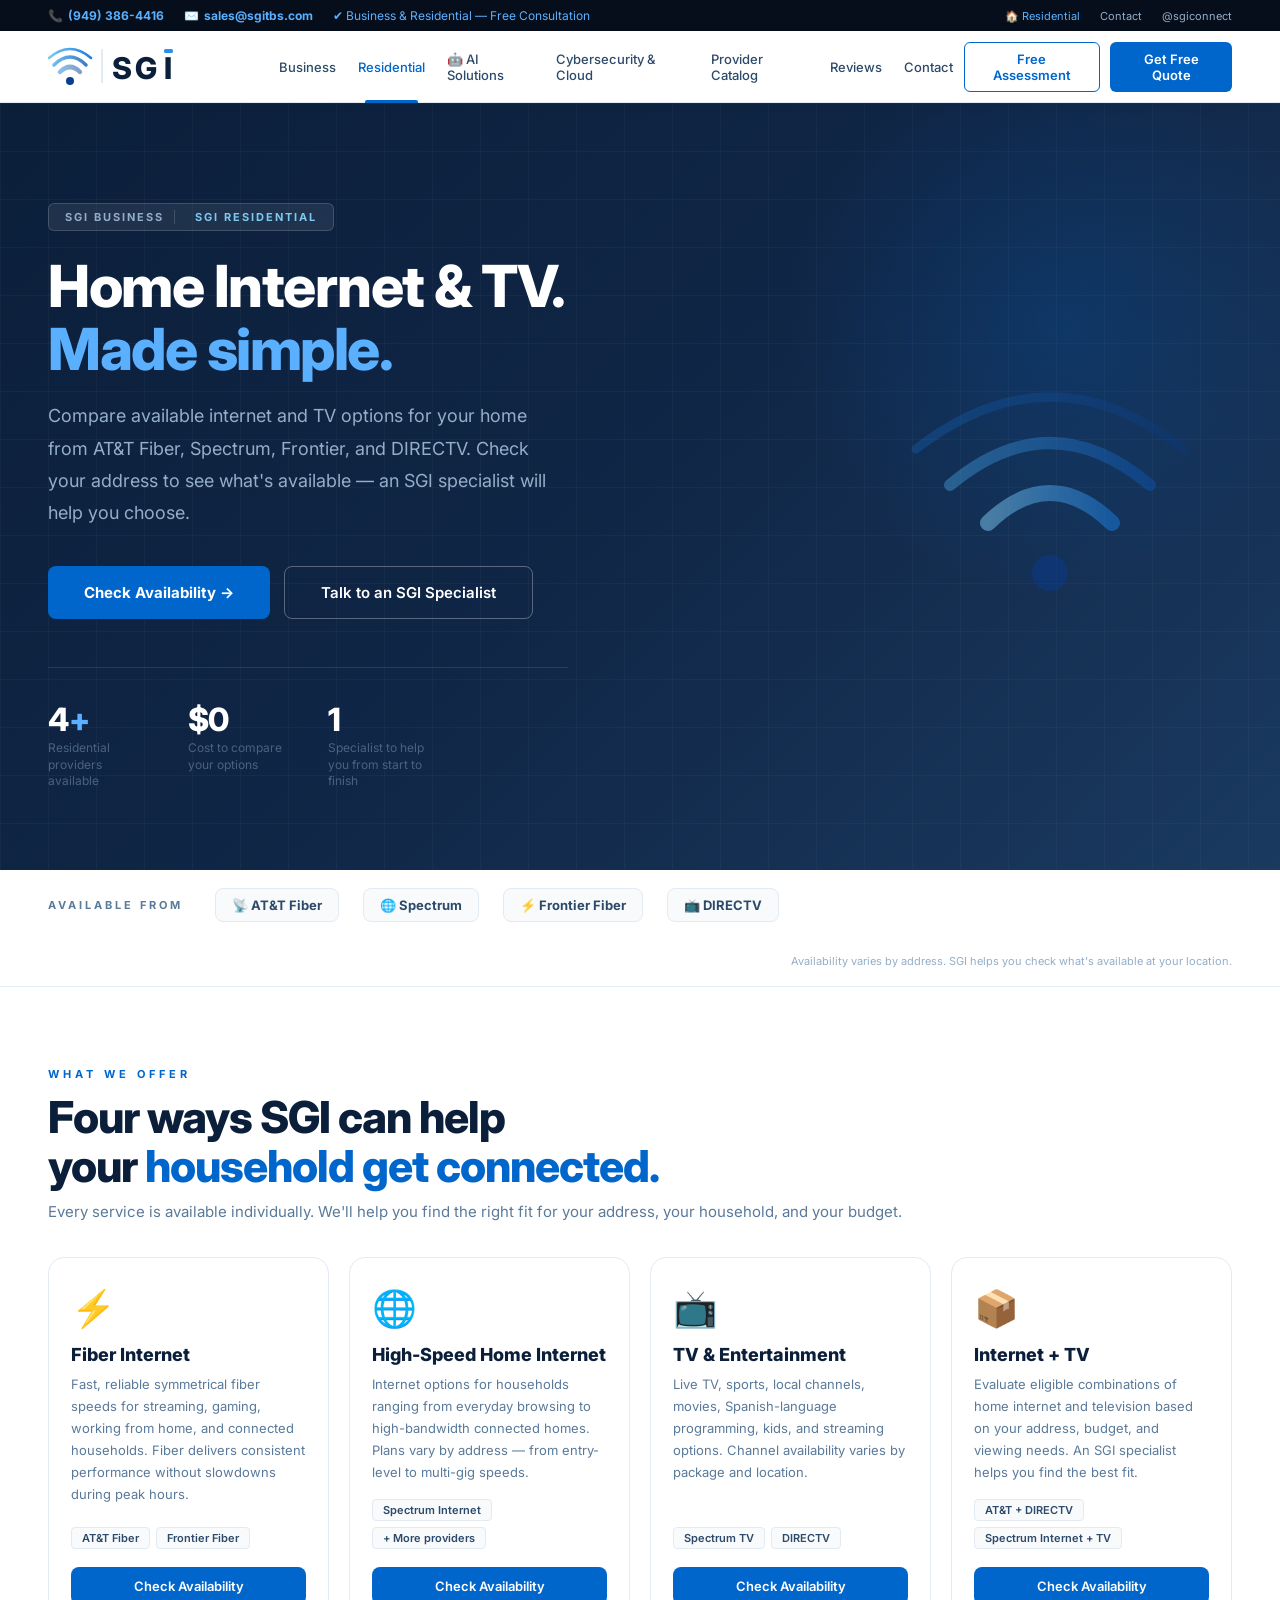
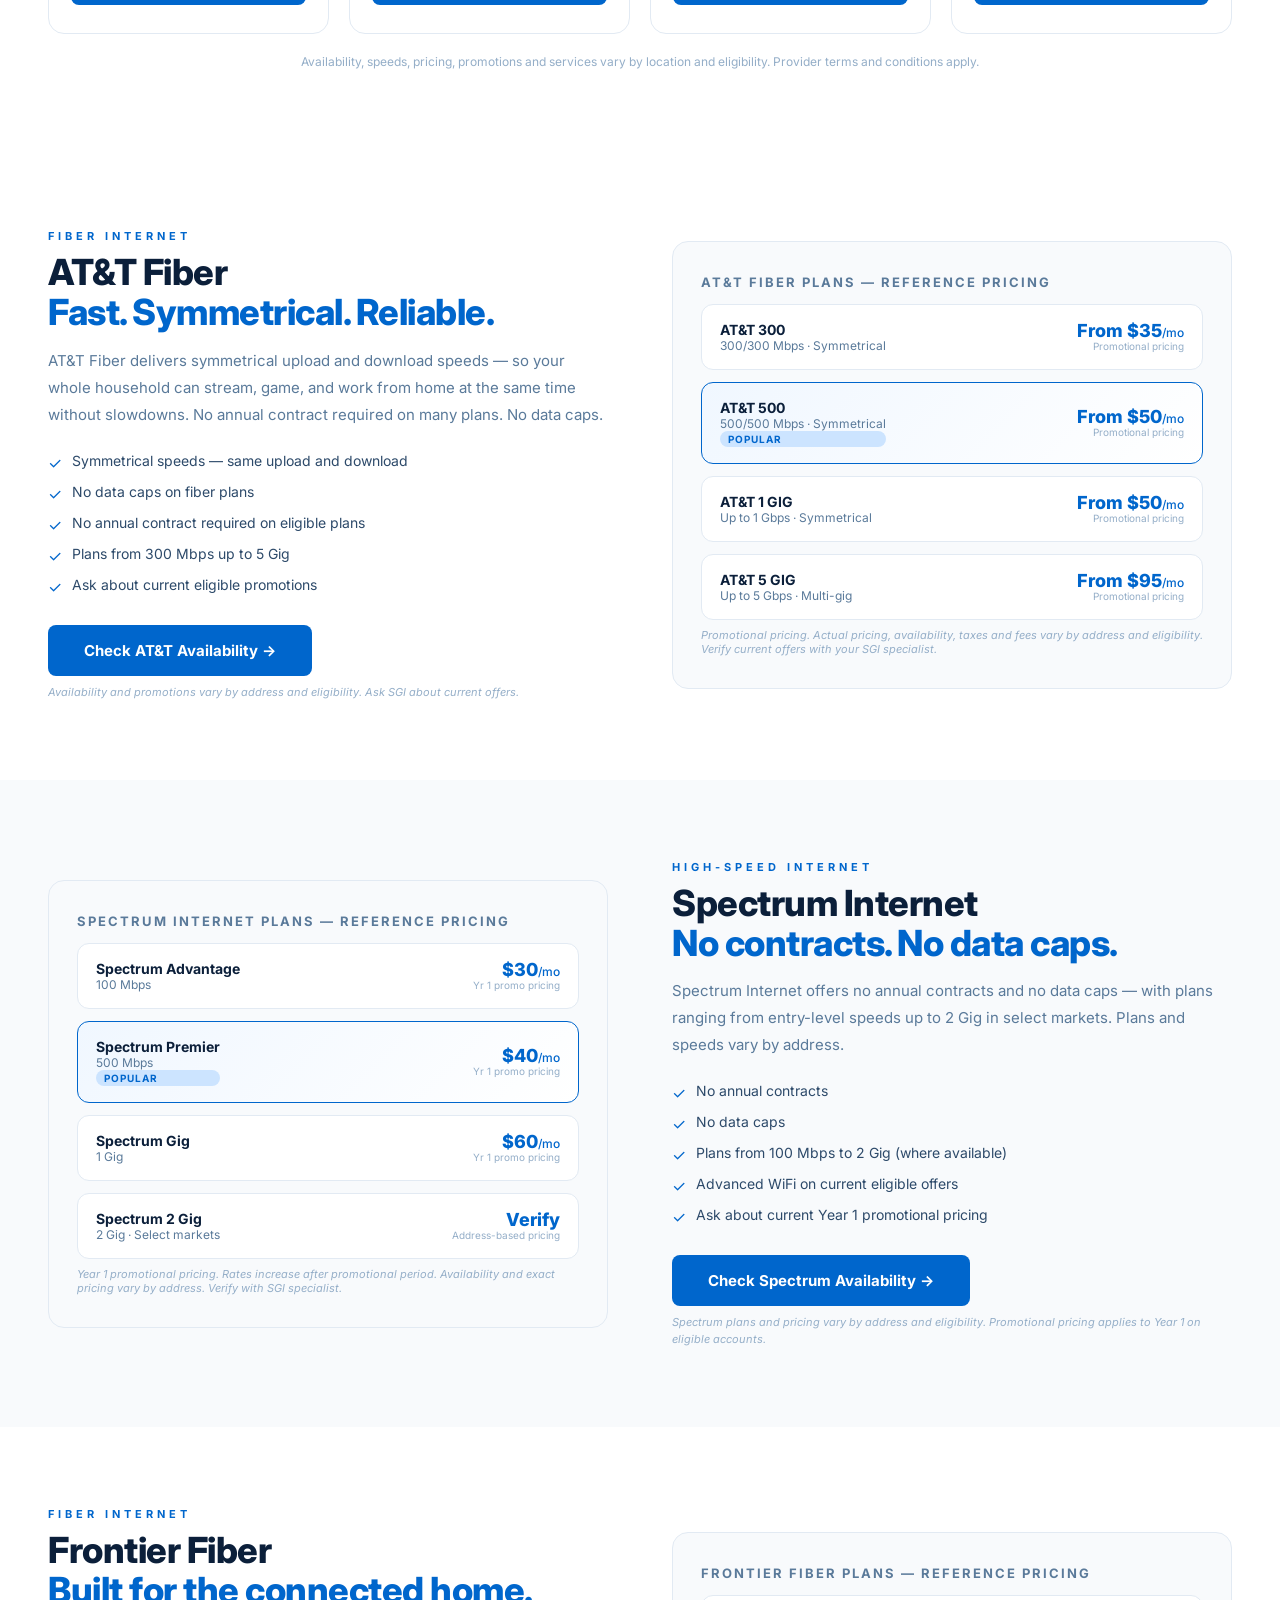
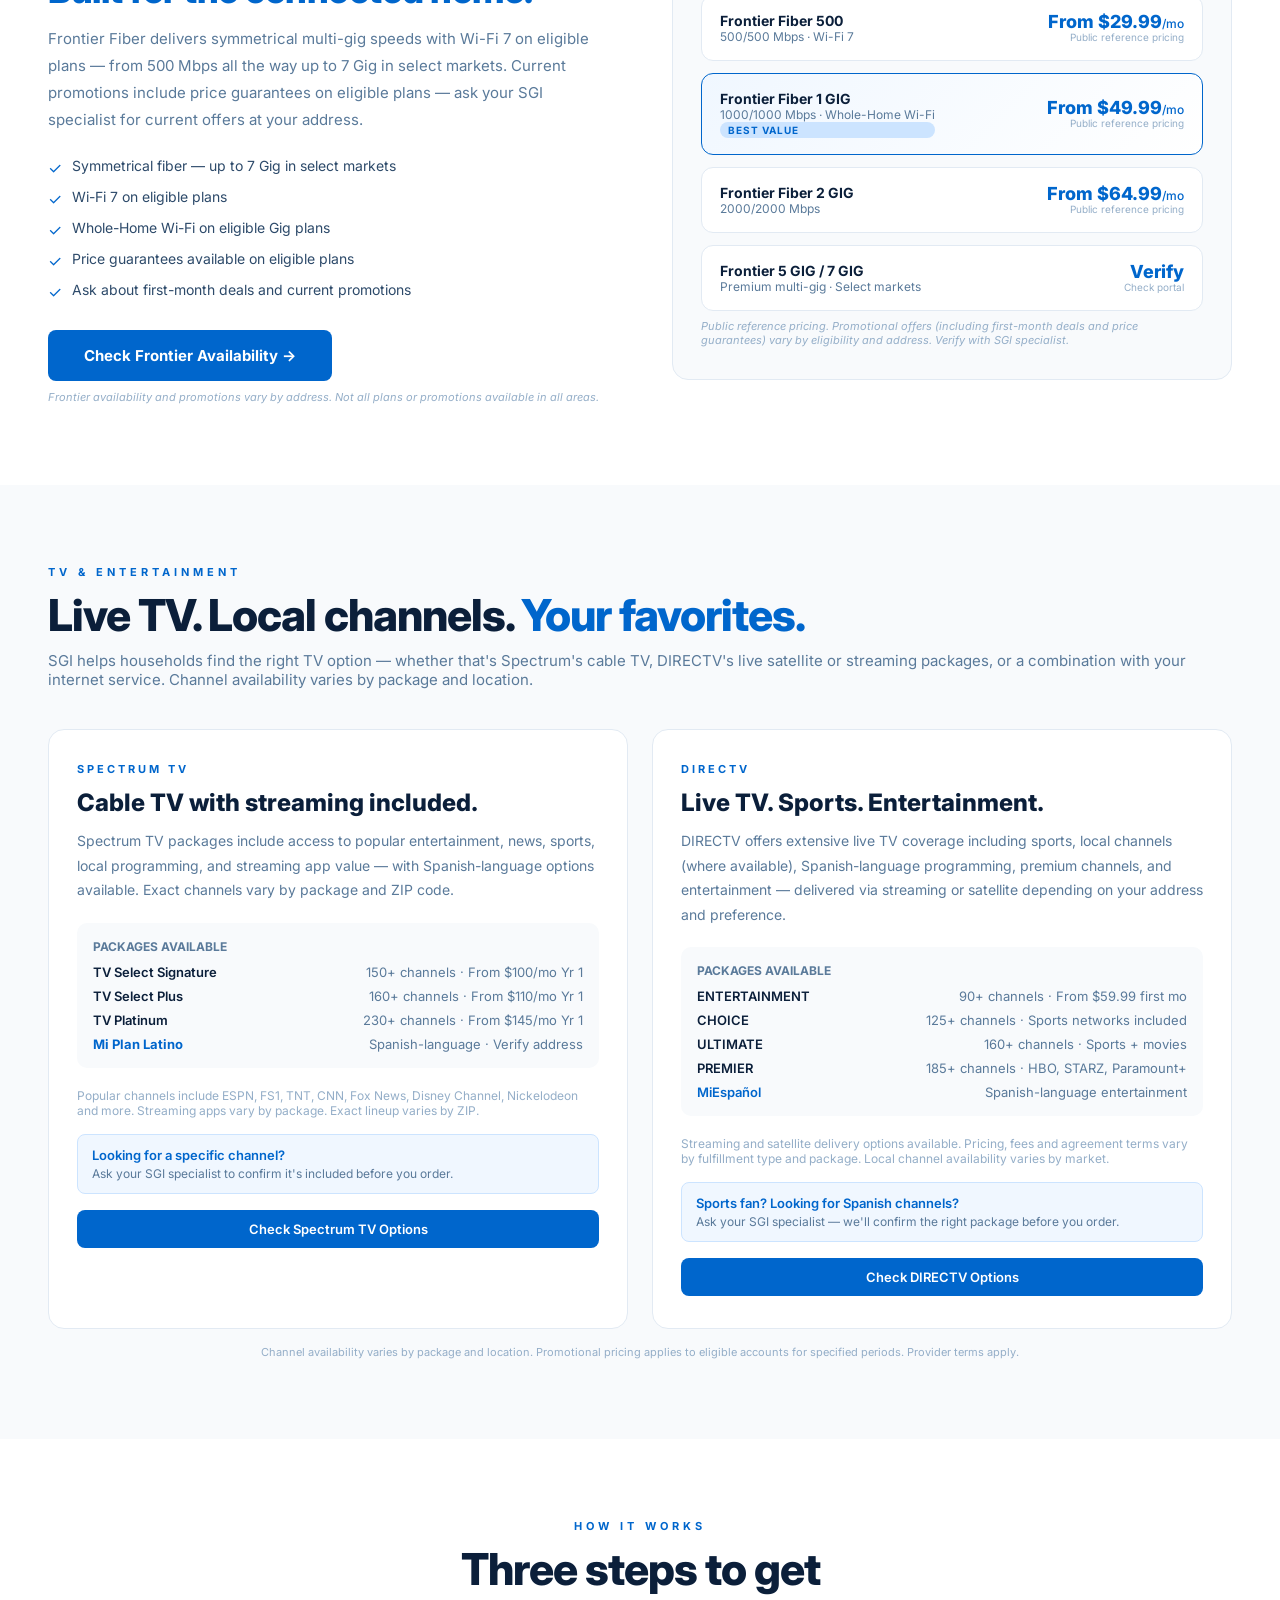
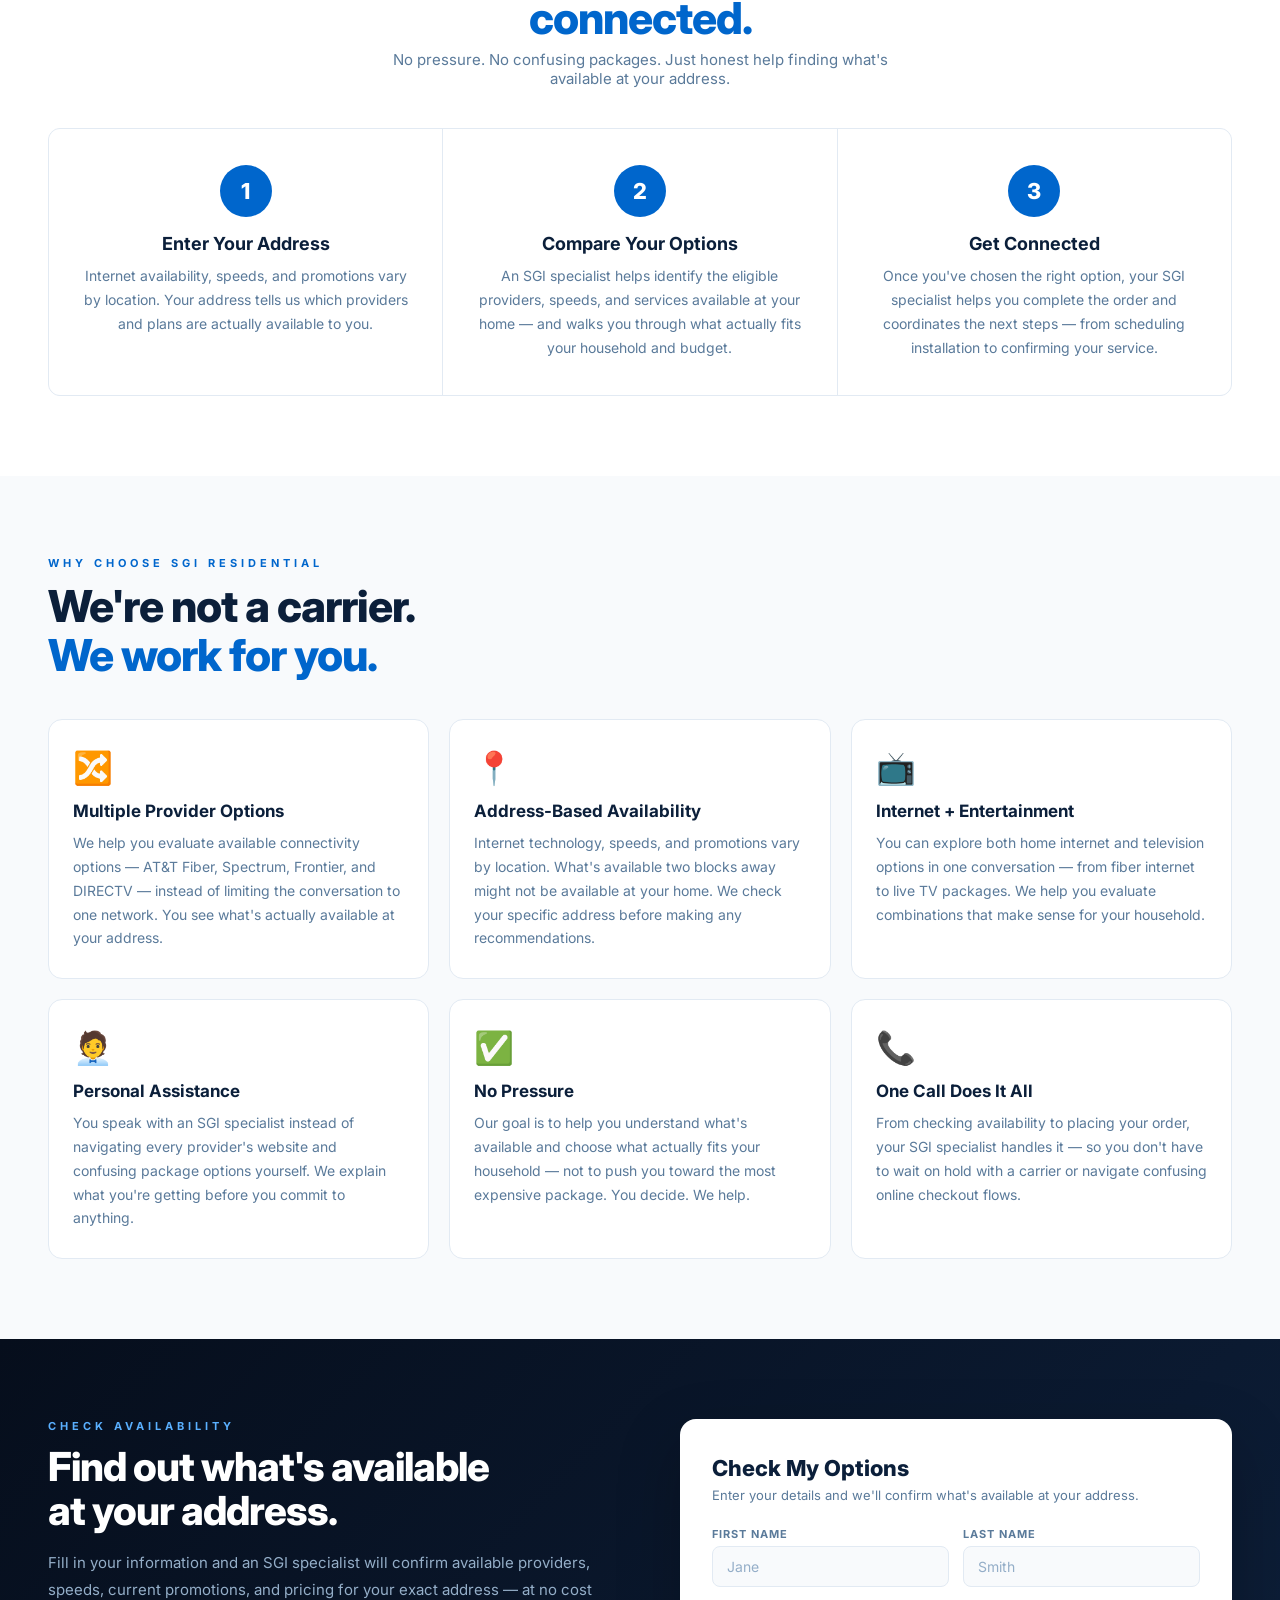
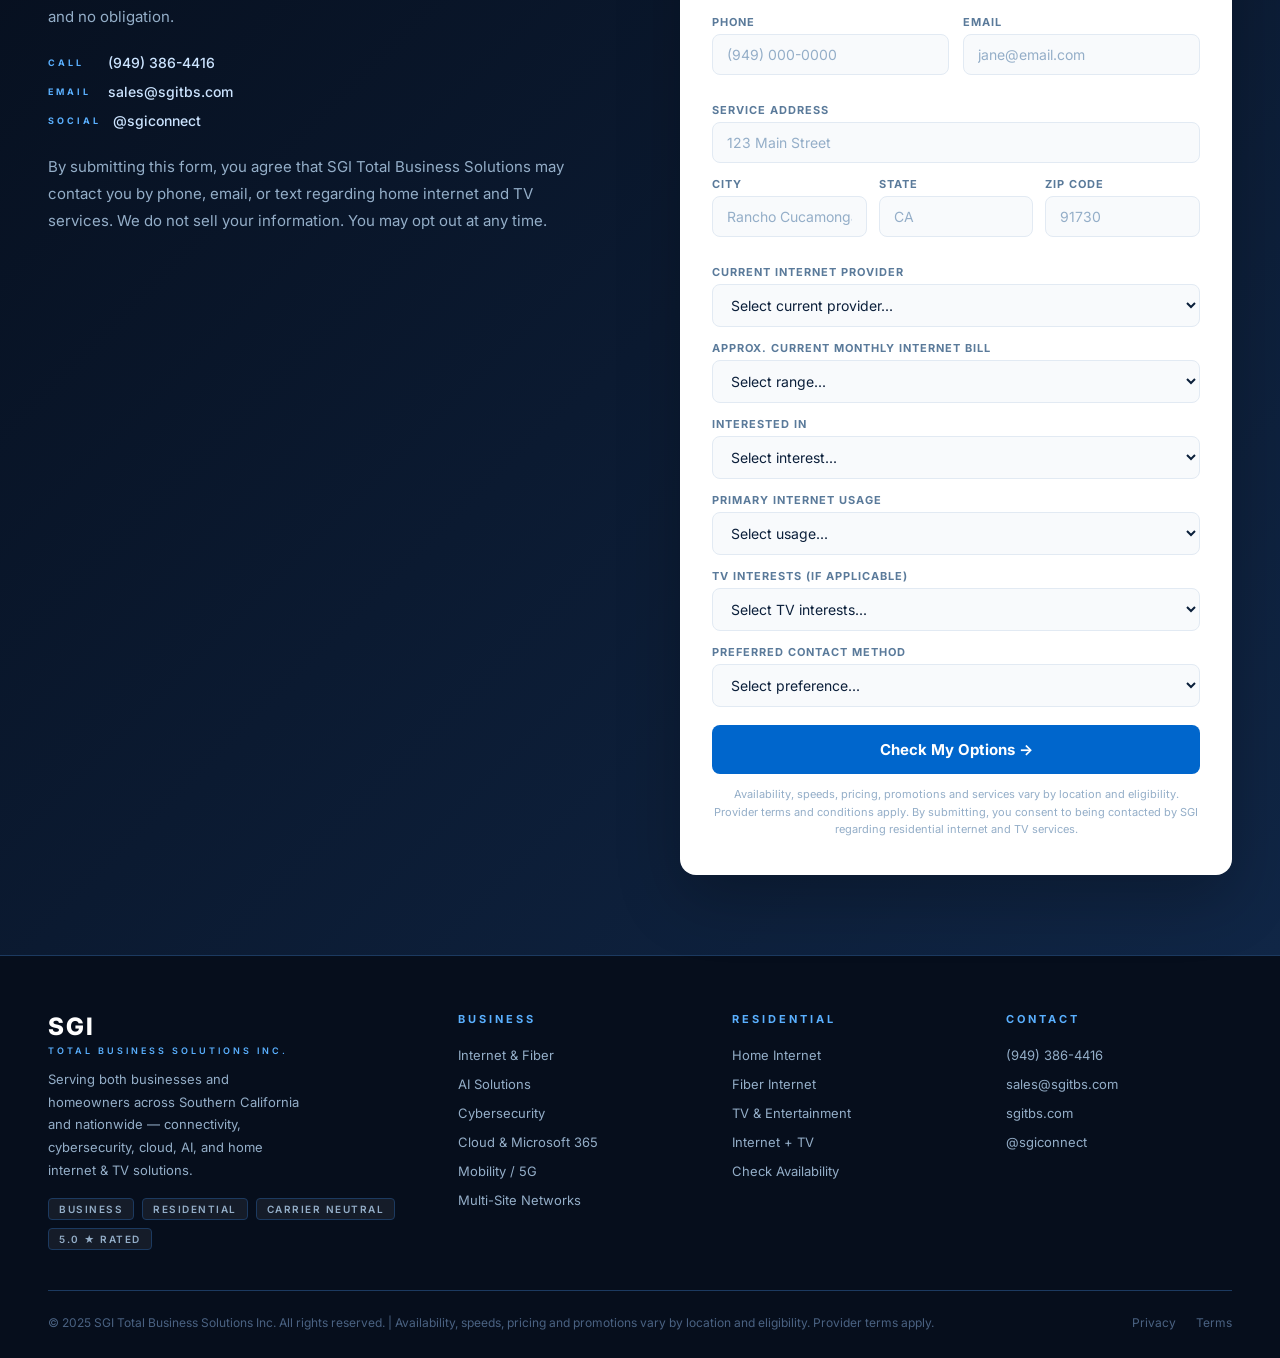
<file: residential.html>
<!DOCTYPE html>
<html lang="en">
<head>
<meta charset="UTF-8"/>
<meta name="viewport" content="width=device-width, initial-scale=1.0"/>
<title>SGI Residential — Home Internet &amp; TV Solutions</title>
<meta name="description" content="SGI Residential helps homeowners compare and order home internet and TV from AT&T Fiber, Spectrum, Frontier, and DIRECTV. Check availability at your address."/>
<link href="https://fonts.googleapis.com/css2?family=Inter:wght@300;400;500;600;700;800;900&display=swap" rel="stylesheet"/>
<style>




/* ═══════════════════════════════════════
   SGI TOTAL BUSINESS SOLUTIONS
   shared.css — used by all pages
═══════════════════════════════════════ */

*, *::before, *::after { box-sizing: border-box; margin: 0; padding: 0; }

:root {
  --navy:       #0b1f3a;
  --navy-deep:  #060e1c;
  --navy-mid:   #102646;
  --navy-border:#1c3a60;
  --blue:       #0066cc;
  --blue-mid:   #1a7de0;
  --blue-light: #5ab0ff;
  --blue-pale:  #cce4ff;
  --white:      #ffffff;
  --gray-50:    #f8fafc;
  --gray-100:   #f0f4f8;
  --gray-200:   #e2eaf3;
  --gray-400:   #94aec8;
  --gray-600:   #4a6282;
  --text-dark:  #0b1f3a;
  --text-mid:   #2d4a6a;
  --text-muted: #5a7a9a;
}

html { scroll-behavior: smooth; }
body { font-family: 'Inter', sans-serif; font-weight: 400; color: var(--text-dark); background: #fff; overflow-x: hidden; }
a { text-decoration: none; }
::-webkit-scrollbar { width: 4px; }
::-webkit-scrollbar-track { background: var(--navy-deep); }
::-webkit-scrollbar-thumb { background: var(--navy-border); }

/* ── TOP BAR ── */
.topbar { background: var(--navy-deep); padding: 8px 48px; display: flex; align-items: center; justify-content: space-between; flex-wrap: wrap; gap: 8px; }
.topbar-left { display: flex; gap: 20px; flex-wrap: wrap; }
.topbar-item { font-size: 12px; color: var(--gray-400); display: flex; align-items: center; gap: 5px; }
.topbar-item strong { color: var(--blue-light); }
.tbs-highlight { color: #5ab0ff; }
.topbar-right { display: flex; gap: 20px; }
.topbar-right a { font-size: 11px; color: var(--gray-400); transition: color .2s; }
.topbar-right a:hover { color: white; }

/* ── NAV ── */
.nav { background: white; border-bottom: 1px solid var(--gray-200); display: flex; align-items: center; justify-content: space-between; padding: 0 48px; height: 72px; box-shadow: 0 1px 12px rgba(0,0,0,.06); position: sticky; top: 0; z-index: 1000; }
.nav-logo-wrap { display: flex; align-items: center; cursor: pointer; }
.nav-links { display: flex; list-style: none; gap: 0; }
.nav-links a { padding: 0 11px; height: 72px; display: flex; align-items: center; font-size: 13px; font-weight: 500; color: var(--text-mid); transition: color .2s; position: relative; }
.nav-links a::after { content:''; position:absolute; bottom:0; left:18px; right:18px; height:3px; background:var(--blue); transform:scaleX(0); transition:transform .2s; border-radius:2px 2px 0 0; }
.nav-links a:hover, .nav-links a.active { color: var(--blue); }
.nav-links a:hover::after, .nav-links a.active::after { transform:scaleX(1); }
.nav-right { display: flex; gap: 10px; }

/* Buttons */
.btn-ghost { background:transparent; color:var(--blue); border:1.5px solid var(--blue); border-radius:6px; padding:8px 14px; font-family:'Inter',sans-serif; font-size:13px; font-weight:600; cursor:pointer; transition:all .2s; }
.btn-ghost:hover { background:var(--blue); color:white; }
.btn-solid { background:var(--blue); color:white; border:none; border-radius:6px; padding:9px 14px; font-family:'Inter',sans-serif; font-size:13px; font-weight:600; cursor:pointer; transition:all .2s; }
.btn-solid:hover { background:var(--blue-mid); transform:translateY(-1px); }

/* Hamburger */
.hamburger { display:none; background:none; border:none; font-size:22px; cursor:pointer; color:var(--text-dark); padding:8px; }
.mobile-menu { display:none; flex-direction:column; background:white; border-bottom:1px solid var(--gray-200); padding:12px 24px; gap:4px; position:sticky; top:72px; z-index:999; box-shadow:0 4px 12px rgba(0,0,0,.08); }
.mobile-menu.open { display:flex; }
.mobile-menu a { font-size:15px; font-weight:500; color:var(--text-mid); padding:10px 0; border-bottom:1px solid var(--gray-100); }
.mobile-menu a:last-child { border-bottom:none; }
.mobile-menu .mobile-cta { background:var(--blue); color:white; text-align:center; border-radius:6px; padding:12px; margin-top:8px; font-weight:600; border-bottom:none; }

/* ── HERO ── */
.hero { min-height:92vh; display:flex; align-items:center; padding:80px 48px; position:relative; overflow:hidden; background:linear-gradient(135deg,var(--navy-deep) 0%,var(--navy) 50%,#0d2a50 100%); }
.hero-bg { position:absolute; inset:0; background-image:linear-gradient(rgba(28,58,96,.3) 1px,transparent 1px),linear-gradient(90deg,rgba(28,58,96,.3) 1px,transparent 1px); background-size:48px 48px; }
.hero-glow { position:absolute; top:-100px; right:-100px; width:700px; height:700px; background:radial-gradient(circle,rgba(0,102,204,.18) 0%,transparent 65%); pointer-events:none; }
.hero-content { position:relative; z-index:2; max-width:620px; }
.hero-badge { display:inline-flex; align-items:center; gap:8px; background:rgba(0,102,204,.2); border:1px solid rgba(0,102,204,.4); border-radius:100px; padding:6px 16px; margin-bottom:28px; }
.badge-dot { width:7px; height:7px; border-radius:50%; background:var(--blue-light); animation:pulse 2s infinite; }
@keyframes pulse { 0%,100%{opacity:1}50%{opacity:.4} }
.hero-badge span { font-size:12px; font-weight:500; color:#cce4ff; }
.hero h1 { font-size:64px; font-weight:800; line-height:1.06; color:white; margin-bottom:24px; letter-spacing:-1.5px; }
.hero h1 .blue { color:var(--blue-light); }
.hero h1 .thin { font-weight:300; }
.hero-sub { font-size:17px; color:var(--gray-400); line-height:1.75; max-width:520px; margin-bottom:36px; }
.hero-pills { display:flex; gap:10px; flex-wrap:wrap; margin-bottom:40px; }
.hero-pill { background:rgba(255,255,255,.07); border:1px solid rgba(255,255,255,.12); border-radius:6px; padding:7px 14px; font-size:12px; font-weight:500; color:#cce4ff; }
.hero-btns { display:flex; gap:14px; flex-wrap:wrap; margin-bottom:56px; }
.btn-hero-primary { background:var(--blue); color:white; border:none; border-radius:8px; padding:16px 36px; font-family:'Inter',sans-serif; font-size:15px; font-weight:700; cursor:pointer; transition:all .2s; }
.btn-hero-primary:hover { background:var(--blue-mid); transform:translateY(-2px); box-shadow:0 12px 32px rgba(0,102,204,.4); }
.btn-hero-outline { background:transparent; color:white; border:1.5px solid rgba(255,255,255,.3); border-radius:8px; padding:16px 36px; font-family:'Inter',sans-serif; font-size:15px; font-weight:600; cursor:pointer; transition:all .2s; }
.btn-hero-outline:hover { border-color:white; background:rgba(255,255,255,.07); }
.hero-stats { display:flex; gap:48px; flex-wrap:wrap; padding-top:40px; border-top:1px solid rgba(255,255,255,.1); }
.h-stat { display:flex; flex-direction:column; gap:4px; }
.h-stat-num { font-size:36px; font-weight:800; color:white; letter-spacing:-1px; line-height:1; }
.h-stat-num span { color:var(--blue-light); }
.h-stat-label { font-size:12px; color:var(--gray-400); max-width:110px; line-height:1.4; }
.hero-visual { position:absolute; right:48px; top:50%; transform:translateY(-50%); z-index:2; opacity:.7; }

/* ── TRUST BAR ── */
.trust-bar { background:white; border-bottom:1px solid var(--gray-200); padding:18px 48px; display:flex; align-items:center; justify-content:space-between; flex-wrap:wrap; gap:16px; }
.trust-item { display:flex; align-items:center; gap:10px; }
.trust-icon { width:36px; height:36px; background:var(--blue-pale); border-radius:8px; display:flex; align-items:center; justify-content:center; font-size:16px; flex-shrink:0; }
.ti-title { font-size:14px; font-weight:700; color:var(--text-dark); }
.ti-sub { font-size:11px; color:var(--text-muted); }
.trust-div { width:1px; height:32px; background:var(--gray-200); }

/* ── TICKER ── */
.ticker-wrap { background:var(--gray-50); border-bottom:1px solid var(--gray-200); padding:14px 0; overflow:hidden; }
.ticker-track { display:flex; gap:56px; animation:ticker 28s linear infinite; white-space:nowrap; }
.ticker-chip { font-size:13px; font-weight:600; color:var(--text-muted); flex-shrink:0; }
@keyframes ticker { from{transform:translateX(0)} to{transform:translateX(-50%)} }

/* ── SECTIONS ── */
.section-light { padding:80px 48px; background:white; }
.section-gray  { padding:80px 48px; background:var(--gray-50); }
.section-dark  { padding:80px 48px; background:var(--navy-deep); }
.section-navy  { padding:80px 48px; background:var(--navy); }
.section-label { font-size:11px; font-weight:700; letter-spacing:4px; text-transform:uppercase; color:var(--blue); margin-bottom:12px; }
.section-label.light { color:var(--blue-light); }
.section-title { font-size:44px; font-weight:800; line-height:1.1; letter-spacing:-1px; color:var(--text-dark); margin-bottom:16px; }
.section-title.light { color:white; }
.section-title .blue { color:var(--blue); }
.section-sub { font-size:16px; color:var(--text-muted); line-height:1.7; max-width:540px; margin-bottom:48px; }
.section-header-row { display:flex; align-items:flex-end; justify-content:space-between; margin-bottom:40px; flex-wrap:wrap; gap:20px; }
.see-all-btn { background:transparent; color:var(--blue); border:1.5px solid var(--blue); border-radius:6px; padding:9px 14px; font-size:13px; font-weight:600; cursor:pointer; transition:all .2s; white-space:nowrap; display:inline-block; }
.see-all-btn:hover { background:var(--blue); color:white; }

/* Services grid */
.services-grid { display:grid; grid-template-columns:repeat(3,1fr); gap:20px; }
.svc-card { background:white; border:1px solid var(--gray-200); border-radius:12px; padding:28px 24px; transition:all .25s; position:relative; overflow:hidden; }
.svc-card::before { content:''; position:absolute; top:0; left:0; right:0; height:4px; background:linear-gradient(90deg,var(--blue),var(--blue-light)); transform:scaleX(0); transform-origin:left; transition:transform .3s; }
.svc-card:hover { transform:translateY(-4px); box-shadow:0 16px 40px rgba(0,102,204,.12); border-color:var(--blue-pale); }
.svc-card:hover::before { transform:scaleX(1); }
.svc-icon { font-size:28px; margin-bottom:16px; }
.svc-card h3 { font-size:18px; font-weight:700; color:var(--text-dark); margin-bottom:10px; }
.svc-card p { font-size:14px; color:var(--text-muted); line-height:1.65; }

/* Why grid */
.why-grid { display:grid; grid-template-columns:1fr 1fr; gap:1px; background:var(--gray-200); border:1px solid var(--gray-200); border-radius:8px; overflow:hidden; margin-top:40px; }
.why-card { background:white; padding:36px 32px; }
.why-card.featured { background:var(--gray-50); }
.why-num { font-size:56px; font-weight:800; color:var(--gray-200); line-height:1; margin-bottom:12px; letter-spacing:-2px; }
.why-card h3 { font-size:22px; font-weight:700; color:var(--text-dark); margin-bottom:10px; }
.why-card p { font-size:14px; color:var(--text-muted); line-height:1.75; }

/* Reviews */
.reviews-grid { display:grid; grid-template-columns:repeat(3,1fr); gap:20px; }
.review-card { background:white; border:1px solid var(--gray-200); border-radius:12px; padding:28px 24px; transition:all .2s; }
.review-card:hover { border-color:var(--blue-pale); box-shadow:0 8px 28px rgba(0,0,0,.07); transform:translateY(-2px); }
.rev-stars { color:#f59e0b; font-size:16px; letter-spacing:2px; margin-bottom:14px; }
.rev-text { font-size:14px; color:var(--text-mid); line-height:1.75; margin-bottom:18px; font-style:italic; }
.rev-author { font-size:13px; font-weight:700; color:var(--text-dark); }
.rev-biz { font-size:12px; color:var(--text-muted); margin-top:2px; }
.rating-block { text-align:right; }
.rating-num { font-size:48px; font-weight:800; color:var(--blue); line-height:1; letter-spacing:-2px; }
.rating-stars { color:#f59e0b; font-size:18px; letter-spacing:2px; }
.rating-sub { font-size:12px; color:var(--text-muted); margin-top:4px; }

/* CTA band */
.cta-band { background:linear-gradient(135deg,var(--navy-deep) 0%,var(--navy-mid) 100%); padding:80px 48px; display:grid; grid-template-columns:1fr 1fr; gap:80px; align-items:start; }
.cta-left h2 { font-size:40px; font-weight:800; color:white; line-height:1.1; letter-spacing:-1px; margin-bottom:16px; }
.cta-left p { font-size:15px; color:var(--gray-400); line-height:1.8; margin-bottom:28px; }
.cta-contacts { display:flex; flex-direction:column; gap:10px; }
.cta-contact { display:flex; align-items:center; gap:12px; font-size:14px; font-weight:500; color:#cce4ff; }
.cc-label { font-size:9px; font-weight:700; letter-spacing:3px; text-transform:uppercase; color:var(--blue-light); min-width:48px; }

/* Quote form */
.quote-form { background:white; border-radius:16px; padding:36px 32px; box-shadow:0 24px 64px rgba(0,0,0,.24); }
.form-title { font-size:20px; font-weight:800; color:var(--text-dark); margin-bottom:4px; }
.form-sub { font-size:13px; color:var(--text-muted); margin-bottom:24px; }
.form-grp { display:flex; flex-direction:column; gap:5px; margin-bottom:14px; }
.form-grp label { font-size:11px; font-weight:700; letter-spacing:1px; text-transform:uppercase; color:var(--text-muted); }
.form-grp input, .form-grp select { width:100%; background:var(--gray-50); border:1.5px solid var(--gray-200); border-radius:8px; padding:11px 14px; font-family:'Inter',sans-serif; font-size:14px; color:var(--text-dark); outline:none; transition:border-color .2s; }
.form-grp input:focus, .form-grp select:focus { border-color:var(--blue); background:white; box-shadow:0 0 0 3px rgba(0,102,204,.1); }
.form-grp input::placeholder { color:var(--gray-400); }
.form-row-2 { display:grid; grid-template-columns:1fr 1fr; gap:14px; }
.form-btn { width:100%; background:var(--blue); color:white; border:none; border-radius:8px; padding:15px; font-family:'Inter',sans-serif; font-size:15px; font-weight:700; cursor:pointer; margin-top:4px; transition:all .2s; }
.form-btn:hover { background:var(--blue-mid); transform:translateY(-1px); box-shadow:0 8px 24px rgba(0,102,204,.35); }
.form-disclaimer { font-size:11px; color:var(--gray-400); text-align:center; margin-top:12px; }

/* ── FOOTER ── */
.footer { background:var(--navy-deep); padding:56px 48px 28px; border-top:1px solid var(--navy-border); }
.footer-top { display:grid; grid-template-columns:1.6fr 1fr 1fr 1fr; gap:48px; padding-bottom:40px; border-bottom:1px solid var(--navy-border); margin-bottom:24px; }
.footer-logo { font-family:'Inter',sans-serif; font-size:24px; font-weight:800; color:white; letter-spacing:2px; }
.footer-tagline { font-size:9px; font-weight:600; letter-spacing:3px; text-transform:uppercase; color:var(--blue-light); margin:4px 0 12px; }
.footer-brand p { font-size:13px; color:var(--gray-400); line-height:1.75; max-width:260px; margin-bottom:16px; }
.footer-badges { display:flex; gap:8px; flex-wrap:wrap; }
.footer-badges span { background:rgba(255,255,255,.06); border:1px solid var(--navy-border); border-radius:4px; padding:4px 10px; font-size:10px; font-weight:600; letter-spacing:1.5px; text-transform:uppercase; color:var(--gray-400); }
.footer-col h4 { font-size:11px; font-weight:700; letter-spacing:3px; text-transform:uppercase; color:var(--blue-light); margin-bottom:18px; }
.footer-col ul { list-style:none; display:flex; flex-direction:column; gap:9px; }
.footer-col a { font-size:13px; color:var(--gray-400); transition:color .2s; }
.footer-col a:hover { color:white; }
.footer-bottom { display:flex; align-items:center; justify-content:space-between; flex-wrap:wrap; gap:12px; font-size:12px; color:var(--gray-600); }
.footer-links { display:flex; gap:20px; }
.footer-links a { font-size:12px; color:var(--gray-600); transition:color .2s; }
.footer-links a:hover { color:var(--blue-light); }

/* ── PAGE HERO (inner pages) ── */
.page-hero { background:linear-gradient(135deg,var(--navy-deep) 0%,var(--navy) 60%,#0d2a50 100%); padding:72px 48px 60px; position:relative; overflow:hidden; }
.page-hero::before { content:''; position:absolute; inset:0; background-image:linear-gradient(rgba(28,58,96,.3) 1px,transparent 1px),linear-gradient(90deg,rgba(28,58,96,.3) 1px,transparent 1px); background-size:48px 48px; }
.page-hero-inner { position:relative; z-index:2; }
.page-hero h1 { font-size:52px; font-weight:800; color:white; line-height:1.1; letter-spacing:-1.5px; margin-bottom:16px; }
.page-hero p { font-size:18px; color:var(--gray-400); line-height:1.75; max-width:600px; }

/* ── COMPARE TABLE ── */
.compare-wrap { overflow-x:auto; border-radius:12px; border:1px solid var(--gray-200); box-shadow:0 4px 24px rgba(0,0,0,.06); }
.compare-table { width:100%; border-collapse:collapse; min-width:680px; }
.compare-table th { padding:18px 22px; font-size:13px; font-weight:700; text-align:left; border-bottom:2px solid var(--gray-200); }
.compare-table th.sgi-col { background:var(--navy); color:white; text-align:center; }
.compare-table th.car-col { background:white; color:var(--text-mid); text-align:center; }
.compare-table th:first-child { background:var(--gray-50); color:var(--text-muted); }
.compare-table td { padding:14px 22px; font-size:14px; border-bottom:1px solid var(--gray-100); vertical-align:middle; }
.compare-table td:first-child { font-weight:600; color:var(--text-mid); background:var(--gray-50); font-size:13px; }
.compare-table td.sgi-col { background:rgba(0,102,204,.04); text-align:center; font-weight:600; color:var(--blue); }
.compare-table td.car-col { text-align:center; color:var(--text-muted); }
.compare-table tr:last-child td { border-bottom:none; }
.chk { color:#16a34a; font-size:18px; }
.crs { color:#dc2626; font-size:16px; }
.prt { color:#d97706; font-size:13px; font-weight:600; }

/* ── STEPS ── */
.steps-row { display:grid; grid-template-columns:repeat(4,1fr); gap:0; position:relative; margin-top:48px; }
.steps-row::before { content:''; position:absolute; top:28px; left:calc(12.5% + 4px); right:calc(12.5% + 4px); height:2px; background:var(--blue-pale); z-index:0; }
.step { display:flex; flex-direction:column; align-items:center; text-align:center; padding:0 20px; position:relative; z-index:1; }
.step-num { width:56px; height:56px; border-radius:50%; background:var(--navy); color:white; display:flex; align-items:center; justify-content:center; font-size:20px; font-weight:800; margin-bottom:16px; border:4px solid white; box-shadow:0 0 0 2px var(--blue); }
.step h3 { font-size:16px; font-weight:700; color:var(--text-dark); margin-bottom:8px; }
.step p { font-size:13px; color:var(--text-muted); line-height:1.6; }

/* ── CARRIER CARDS ── */
.carrier-grid { display:grid; grid-template-columns:repeat(4,1fr); gap:16px; margin-top:16px; }
.carrier-card { background:white; border:1px solid var(--gray-200); border-radius:12px; padding:22px 18px; display:flex; flex-direction:column; gap:6px; transition:all .2s; }
.carrier-card:hover { border-color:var(--blue); box-shadow:0 4px 20px rgba(0,102,204,.1); transform:translateY(-2px); }
.carrier-dot { width:6px; height:6px; border-radius:50%; background:var(--blue); margin-bottom:4px; }
.carrier-name { font-size:16px; font-weight:700; color:var(--text-dark); }
.carrier-type { font-size:12px; color:var(--text-muted); line-height:1.4; }
.carrier-tag { display:inline-block; background:var(--blue-pale); color:var(--blue); font-size:10px; font-weight:700; letter-spacing:1px; text-transform:uppercase; padding:3px 10px; border-radius:100px; margin-top:4px; }

/* ── RESPONSIVE ── */
@media(max-width:960px){
  .ai-talk-grid { grid-template-columns: 1fr !important; gap: 32px !important; }
  
  .topbar, .nav, .section-light, .section-gray, .section-dark, .section-navy, .cta-band, .footer, .page-hero { padding-left:20px; padding-right:20px; }
  .trust-bar { padding:16px 20px; }
  .nav-links, .nav-right { display:none; }
  .hamburger { display:block; }
  .hero { padding:80px 24px 60px; min-height:auto; }
  .hero h1 { font-size:40px; }
  .hero-visual { display:none; }
  .hero-stats { gap:24px; }
  .services-grid, .reviews-grid { grid-template-columns:1fr; }
  .why-grid { grid-template-columns:1fr; }
  .steps-row { grid-template-columns:repeat(2,1fr); gap:36px; }
  .steps-row::before { display:none; }
  .carrier-grid { grid-template-columns:repeat(2,1fr); }
  .cta-band { grid-template-columns:1fr; gap:40px; }
  .footer-top { grid-template-columns:1fr 1fr; gap:28px; }
  .section-title { font-size:32px; }
  .page-hero h1 { font-size:36px; }
  .compare-table th, .compare-table td { padding:10px 14px; font-size:12px; }
  .form-row-2 { grid-template-columns:1fr; }
}



/* ── NEW SECTIONS ── */
.solutions-grid {
  display: grid;
  grid-template-columns: repeat(3,1fr);
  gap: 20px;
}
.sol-card {
  background: white;
  border: 1px solid var(--gray-200);
  border-radius: 14px;
  padding: 32px 28px;
  transition: all .25s;
  position: relative;
  overflow: hidden;
}
.sol-card::before {
  content:'';
  position:absolute;
  top:0;left:0;right:0;height:4px;
  background:linear-gradient(90deg,var(--blue),var(--blue-light));
  transform:scaleX(0);transform-origin:left;
  transition:transform .3s;
}
.sol-card:hover { transform:translateY(-4px); box-shadow:0 16px 40px rgba(0,102,204,.12); border-color:var(--blue-pale); }
.sol-card:hover::before { transform:scaleX(1); }
.sol-icon { font-size:32px; margin-bottom:16px; }
.sol-card h3 { font-size:19px; font-weight:700; color:var(--text-dark); margin-bottom:10px; }
.sol-card p { font-size:14px; color:var(--text-muted); line-height:1.65; margin-bottom:16px; }
.sol-tags { display:flex; flex-wrap:wrap; gap:6px; }
.sol-tag { background:var(--gray-100); border:1px solid var(--gray-200); border-radius:4px; padding:3px 10px; font-size:11px; font-weight:500; color:var(--text-mid); }
.sol-link { display:inline-flex; align-items:center; gap:4px; margin-top:14px; font-size:13px; font-weight:600; color:var(--blue); transition:gap .2s; }
.sol-link:hover { gap:8px; }

/* How we work */
.how-grid {
  display:grid;
  grid-template-columns:repeat(4,1fr);
  gap:1px;
  background:var(--gray-200);
  border:1px solid var(--gray-200);
  border-radius:12px;
  overflow:hidden;
  margin-top:48px;
}
.how-card {
  background:white;
  padding:36px 28px;
  text-align:center;
  transition:background .2s;
}
.how-card:hover { background:var(--gray-50); }
.how-num {
  width:52px;height:52px;
  border-radius:50%;
  background:var(--navy);
  color:white;
  display:flex;align-items:center;justify-content:center;
  font-size:20px;font-weight:800;
  margin:0 auto 18px;
}
.how-title { font-size:17px; font-weight:700; color:var(--text-dark); margin-bottom:10px; }
.how-desc { font-size:13px; color:var(--text-muted); line-height:1.65; }

/* Industries */
.industries-grid {
  display:grid;
  grid-template-columns:repeat(3,1fr);
  gap:16px;
  margin-top:40px;
}
.ind-card {
  background:white;
  border:1px solid var(--gray-200);
  border-radius:12px;
  padding:24px 22px;
  display:flex;
  align-items:flex-start;
  gap:16px;
  transition:all .2s;
}
.ind-card:hover { border-color:var(--blue-pale); box-shadow:0 4px 20px rgba(0,102,204,.08); transform:translateY(-2px); }
.ind-icon { font-size:28px; flex-shrink:0; }
.ind-card h3 { font-size:15px; font-weight:700; color:var(--text-dark); margin-bottom:5px; }
.ind-card p { font-size:12px; color:var(--text-muted); line-height:1.5; }

/* Packages */
.packages-grid {
  display:grid;
  grid-template-columns:repeat(3,1fr);
  gap:20px;
  margin-top:40px;
}
.pkg-card {
  background:white;
  border:2px solid var(--gray-200);
  border-radius:16px;
  padding:36px 28px;
  position:relative;
  transition:all .25s;
  display:flex;
  flex-direction:column;
}
.pkg-card.featured {
  border-color:var(--blue);
  box-shadow:0 8px 32px rgba(0,102,204,.15);
}
.pkg-badge {
  position:absolute;
  top:-14px;left:50%;transform:translateX(-50%);
  background:var(--blue);
  color:white;
  font-size:11px;font-weight:700;
  letter-spacing:1.5px;text-transform:uppercase;
  padding:4px 16px;
  border-radius:100px;
  white-space:nowrap;
}
.pkg-icon { font-size:36px; margin-bottom:14px; }
.pkg-name { font-size:20px; font-weight:800; color:var(--text-dark); margin-bottom:6px; }
.pkg-tagline { font-size:13px; color:var(--text-muted); margin-bottom:20px; line-height:1.5; }
.pkg-includes { list-style:none; display:flex; flex-direction:column; gap:10px; margin-bottom:24px; flex:1; }
.pkg-includes li { display:flex; align-items:flex-start; gap:10px; font-size:13px; color:var(--text-mid); }
.pkg-check { color:var(--blue); font-size:15px; flex-shrink:0; margin-top:1px; }
.pkg-btn {
  background:var(--blue);color:white;border:none;border-radius:8px;
  padding:13px;font-family:'Inter',sans-serif;font-size:14px;font-weight:700;
  cursor:pointer;transition:all .2s;text-align:center;display:block;width:100%;
}
.pkg-btn:hover { background:var(--blue-mid); transform:translateY(-1px); }
.pkg-btn.outline {
  background:transparent;color:var(--blue);
  border:2px solid var(--blue);
}
.pkg-btn.outline:hover { background:var(--blue); color:white; }

/* CTA banner */
.cta-banner {
  background:linear-gradient(135deg,var(--navy-deep) 0%,var(--navy-mid) 100%);
  padding:80px 48px;
  display:grid;
  grid-template-columns:1fr 1fr;
  gap:80px;
  align-items:start;
}

@media(max-width:960px){
  .ai-talk-grid { grid-template-columns: 1fr !important; gap: 32px !important; }
  
  .solutions-grid,.packages-grid,.industries-grid { grid-template-columns:1fr; }
  .how-grid { grid-template-columns:repeat(2,1fr); }
  .cta-banner { grid-template-columns:1fr; gap:40px; padding:48px 20px; }
}


/* ── EXTRA STYLES ── */
.pill-row{display:flex;gap:8px;flex-wrap:wrap;margin-bottom:32px;}
.pill{background:rgba(255,255,255,.08);border:1px solid rgba(255,255,255,.15);border-radius:6px;padding:7px 14px;font-size:12px;font-weight:500;color:#cce4ff;}
.stat-band{background:var(--navy-deep);padding:40px 48px;display:grid;grid-template-columns:repeat(5,1fr);gap:1px;border-top:1px solid var(--navy-border);border-bottom:1px solid var(--navy-border);}
.stat-band-item{display:flex;flex-direction:column;align-items:center;justify-content:center;padding:28px 12px;text-align:center;background:var(--navy-deep);}
.sbi-num{font-size:36px;font-weight:800;color:white;letter-spacing:-1px;line-height:1;}
.sbi-num span{color:var(--blue-light);}
.sbi-label{font-size:11px;color:var(--gray-400);margin-top:6px;line-height:1.4;max-width:100px;}
.cat-section{padding:80px 48px;}
.cat-section.alt{background:var(--gray-50);}
.cat-header{display:grid;grid-template-columns:1fr 1fr;gap:80px;align-items:start;margin-bottom:48px;}
.cat-header.full{grid-template-columns:1fr;max-width:700px;}
.cat-eyebrow{font-size:11px;font-weight:700;letter-spacing:4px;text-transform:uppercase;color:var(--blue);margin-bottom:12px;}
.cat-title{font-size:40px;font-weight:800;line-height:1.1;letter-spacing:-1px;color:var(--text-dark);margin-bottom:14px;}
.cat-title span{color:var(--blue);}
.cat-desc{font-size:15px;color:var(--text-muted);line-height:1.8;}
.individual-grid{display:grid;grid-template-columns:repeat(3,1fr);gap:20px;margin-bottom:48px;}
.ind-svc-card{background:white;border:1px solid var(--gray-200);border-radius:14px;padding:28px 24px;transition:all .25s;position:relative;overflow:hidden;display:flex;flex-direction:column;}
.ind-svc-card::before{content:'';position:absolute;top:0;left:0;right:0;height:4px;background:linear-gradient(90deg,var(--blue),var(--blue-light));transform:scaleX(0);transform-origin:left;transition:transform .3s;}
.ind-svc-card:hover{transform:translateY(-4px);box-shadow:0 16px 40px rgba(0,102,204,.12);border-color:var(--blue-pale);}
.ind-svc-card:hover::before{transform:scaleX(1);}
.isc-icon{font-size:32px;margin-bottom:14px;}
.isc-name{font-size:18px;font-weight:700;color:var(--text-dark);margin-bottom:8px;}
.isc-desc{font-size:13px;color:var(--text-muted);line-height:1.65;margin-bottom:16px;flex:1;}
.isc-tags{display:flex;flex-wrap:wrap;gap:6px;margin-bottom:16px;}
.isc-tag{background:var(--gray-100);border:1px solid var(--gray-200);border-radius:4px;padding:3px 10px;font-size:11px;font-weight:500;color:var(--text-mid);}
.isc-footer{display:flex;align-items:center;justify-content:space-between;padding-top:14px;border-top:1px solid var(--gray-100);margin-top:auto;}
.isc-solo{font-size:11px;color:var(--text-muted);font-style:italic;}
.isc-btn{background:var(--blue);color:white;border:none;border-radius:6px;padding:8px 16px;font-family:'Inter',sans-serif;font-size:12px;font-weight:600;cursor:pointer;transition:all .2s;white-space:nowrap;}
.isc-btn:hover{background:var(--blue-mid);}
.bundle-upsell{background:linear-gradient(135deg,#eef6ff,#f0f8ff);border:1.5px solid var(--blue-pale);border-radius:16px;padding:28px 32px;display:flex;align-items:center;justify-content:space-between;gap:24px;flex-wrap:wrap;}
.bu-left h3{font-size:20px;font-weight:800;color:var(--text-dark);margin-bottom:6px;}
.bu-left p{font-size:14px;color:var(--text-muted);line-height:1.6;}
.bu-right{display:flex;gap:10px;flex-wrap:wrap;}
.bu-btn{background:var(--blue);color:white;border:none;border-radius:8px;padding:12px 24px;font-family:'Inter',sans-serif;font-size:14px;font-weight:700;cursor:pointer;transition:all .2s;white-space:nowrap;}
.bu-btn:hover{background:var(--blue-mid);transform:translateY(-1px);}
.bu-btn.ghost{background:transparent;color:var(--blue);border:2px solid var(--blue);}
.bu-btn.ghost:hover{background:var(--blue);color:white;}
.pkg-grid{display:grid;grid-template-columns:repeat(3,1fr);gap:20px;margin-top:40px;}
.pkg-c{background:white;border:2px solid var(--gray-200);border-radius:16px;padding:36px 28px;position:relative;display:flex;flex-direction:column;transition:all .25s;}
.pkg-c:hover{transform:translateY(-4px);box-shadow:0 16px 40px rgba(0,102,204,.1);}
.pkg-c.hot{border-color:var(--blue);box-shadow:0 8px 32px rgba(0,102,204,.15);}
.pkg-c-badge{position:absolute;top:-14px;left:50%;transform:translateX(-50%);background:var(--blue);color:white;font-size:11px;font-weight:700;letter-spacing:1.5px;text-transform:uppercase;padding:4px 16px;border-radius:100px;white-space:nowrap;}
.pkg-c-icon{font-size:40px;margin-bottom:14px;}
.pkg-c-name{font-size:21px;font-weight:800;color:var(--text-dark);margin-bottom:6px;}
.pkg-c-tag{font-size:13px;color:var(--text-muted);margin-bottom:20px;line-height:1.5;}
.pkg-c-list{list-style:none;display:flex;flex-direction:column;gap:10px;flex:1;margin-bottom:24px;}
.pkg-c-list li{display:flex;align-items:flex-start;gap:10px;font-size:13px;color:var(--text-mid);}
.ck{color:var(--blue);font-size:15px;flex-shrink:0;}
.pkg-c-btn{width:100%;background:var(--blue);color:white;border:none;border-radius:8px;padding:13px;font-family:'Inter',sans-serif;font-size:14px;font-weight:700;cursor:pointer;transition:all .2s;}
.pkg-c-btn:hover{background:var(--blue-mid);transform:translateY(-1px);}
.pkg-c-btn.out{background:transparent;color:var(--blue);border:2px solid var(--blue);}
.pkg-c-btn.out:hover{background:var(--blue);color:white;}
.cta-split{background:linear-gradient(135deg,var(--navy-deep),var(--navy-mid));padding:80px 48px;display:grid;grid-template-columns:1fr 1fr;gap:80px;align-items:start;}
.how-row{display:grid;grid-template-columns:repeat(4,1fr);gap:1px;background:var(--gray-200);border:1px solid var(--gray-200);border-radius:12px;overflow:hidden;margin-top:48px;}
.how-c{background:white;padding:32px 24px;text-align:center;}
.how-num{width:52px;height:52px;border-radius:50%;background:var(--navy);color:white;display:flex;align-items:center;justify-content:center;font-size:20px;font-weight:800;margin:0 auto 16px;}
.how-title{font-size:17px;font-weight:700;color:var(--text-dark);margin-bottom:8px;}
.how-desc{font-size:13px;color:var(--text-muted);line-height:1.65;}
.ind-row{display:grid;grid-template-columns:repeat(3,1fr);gap:16px;margin-top:40px;}
.ind-c{background:white;border:1px solid var(--gray-200);border-radius:12px;padding:22px 20px;display:flex;align-items:flex-start;gap:14px;transition:all .2s;}
.ind-c:hover{border-color:var(--blue-pale);box-shadow:0 4px 20px rgba(0,102,204,.08);transform:translateY(-2px);}
.ind-em{font-size:26px;flex-shrink:0;}
.ind-c h3{font-size:14px;font-weight:700;color:var(--text-dark);margin-bottom:4px;}
.ind-c p{font-size:12px;color:var(--text-muted);line-height:1.55;}
.proof-band{background:white;border-top:1px solid var(--gray-200);border-bottom:1px solid var(--gray-200);padding:28px 48px;display:flex;align-items:center;justify-content:space-around;flex-wrap:wrap;gap:20px;}
.pb-item{display:flex;align-items:center;gap:10px;}
.pb-icon{width:40px;height:40px;background:var(--blue-pale);border-radius:10px;display:flex;align-items:center;justify-content:center;font-size:18px;flex-shrink:0;}
.pb-title{font-size:14px;font-weight:700;color:var(--text-dark);}
.pb-sub{font-size:11px;color:var(--text-muted);}
.pb-div{width:1px;height:36px;background:var(--gray-200);}
.rev-row{display:grid;grid-template-columns:repeat(3,1fr);gap:20px;}
.warn-box{background:#fef2f2;border:1.5px solid #fecaca;border-radius:12px;padding:20px 24px;margin-bottom:28px;}
.warn-box-title{font-size:14px;font-weight:700;color:#dc2626;margin-bottom:6px;}
.warn-box-text{font-size:13px;color:#7f1d1d;line-height:1.65;}

@media(max-width:960px){
  .ai-talk-grid { grid-template-columns: 1fr !important; gap: 32px !important; }
  
  .stat-band{grid-template-columns:repeat(3,1fr);padding:24px;}
  .cat-section{padding:48px 20px;}
  .cat-header{grid-template-columns:1fr;gap:20px;}
  .individual-grid{grid-template-columns:1fr;}
  .pkg-grid{grid-template-columns:1fr;}
  .how-row{grid-template-columns:repeat(2,1fr);}
  .ind-row{grid-template-columns:1fr;}
  .cta-split{grid-template-columns:1fr;gap:40px;padding:48px 20px;}
  .proof-band{padding:20px;}
  .rev-row{grid-template-columns:1fr;}
  .bundle-upsell{flex-direction:column;}
}


/* ── EXTRA STYLES ── */
.pill-row{display:flex;gap:8px;flex-wrap:wrap;margin-bottom:32px;}
.pill{background:rgba(255,255,255,.08);border:1px solid rgba(255,255,255,.15);border-radius:6px;padding:7px 14px;font-size:12px;font-weight:500;color:#cce4ff;}
.stat-band{background:var(--navy-deep);padding:40px 48px;display:grid;grid-template-columns:repeat(5,1fr);gap:1px;border-top:1px solid var(--navy-border);border-bottom:1px solid var(--navy-border);}
.stat-band-item{display:flex;flex-direction:column;align-items:center;justify-content:center;padding:28px 12px;text-align:center;background:var(--navy-deep);}
.sbi-num{font-size:36px;font-weight:800;color:white;letter-spacing:-1px;line-height:1;}
.sbi-num span{color:var(--blue-light);}
.sbi-label{font-size:11px;color:var(--gray-400);margin-top:6px;line-height:1.4;max-width:100px;}
.cat-section{padding:80px 48px;}
.cat-section.alt{background:var(--gray-50);}
.cat-header{display:grid;grid-template-columns:1fr 1fr;gap:80px;align-items:start;margin-bottom:48px;}
.cat-header.full{grid-template-columns:1fr;max-width:700px;}
.cat-eyebrow{font-size:11px;font-weight:700;letter-spacing:4px;text-transform:uppercase;color:var(--blue);margin-bottom:12px;}
.cat-title{font-size:40px;font-weight:800;line-height:1.1;letter-spacing:-1px;color:var(--text-dark);margin-bottom:14px;}
.cat-title span{color:var(--blue);}
.cat-desc{font-size:15px;color:var(--text-muted);line-height:1.8;}
.individual-grid{display:grid;grid-template-columns:repeat(3,1fr);gap:20px;margin-bottom:48px;}
.ind-svc-card{background:white;border:1px solid var(--gray-200);border-radius:14px;padding:28px 24px;transition:all .25s;position:relative;overflow:hidden;display:flex;flex-direction:column;}
.ind-svc-card::before{content:'';position:absolute;top:0;left:0;right:0;height:4px;background:linear-gradient(90deg,var(--blue),var(--blue-light));transform:scaleX(0);transform-origin:left;transition:transform .3s;}
.ind-svc-card:hover{transform:translateY(-4px);box-shadow:0 16px 40px rgba(0,102,204,.12);border-color:var(--blue-pale);}
.ind-svc-card:hover::before{transform:scaleX(1);}
.isc-icon{font-size:32px;margin-bottom:14px;}
.isc-name{font-size:18px;font-weight:700;color:var(--text-dark);margin-bottom:8px;}
.isc-desc{font-size:13px;color:var(--text-muted);line-height:1.65;margin-bottom:16px;flex:1;}
.isc-tags{display:flex;flex-wrap:wrap;gap:6px;margin-bottom:16px;}
.isc-tag{background:var(--gray-100);border:1px solid var(--gray-200);border-radius:4px;padding:3px 10px;font-size:11px;font-weight:500;color:var(--text-mid);}
.isc-footer{display:flex;align-items:center;justify-content:space-between;padding-top:14px;border-top:1px solid var(--gray-100);margin-top:auto;}
.isc-solo{font-size:11px;color:var(--text-muted);font-style:italic;}
.isc-btn{background:var(--blue);color:white;border:none;border-radius:6px;padding:8px 16px;font-family:'Inter',sans-serif;font-size:12px;font-weight:600;cursor:pointer;transition:all .2s;white-space:nowrap;}
.isc-btn:hover{background:var(--blue-mid);}
.bundle-upsell{background:linear-gradient(135deg,#eef6ff,#f0f8ff);border:1.5px solid var(--blue-pale);border-radius:16px;padding:28px 32px;display:flex;align-items:center;justify-content:space-between;gap:24px;flex-wrap:wrap;}
.bu-left h3{font-size:20px;font-weight:800;color:var(--text-dark);margin-bottom:6px;}
.bu-left p{font-size:14px;color:var(--text-muted);line-height:1.6;}
.bu-right{display:flex;gap:10px;flex-wrap:wrap;}
.bu-btn{background:var(--blue);color:white;border:none;border-radius:8px;padding:12px 24px;font-family:'Inter',sans-serif;font-size:14px;font-weight:700;cursor:pointer;transition:all .2s;white-space:nowrap;}
.bu-btn:hover{background:var(--blue-mid);transform:translateY(-1px);}
.bu-btn.ghost{background:transparent;color:var(--blue);border:2px solid var(--blue);}
.bu-btn.ghost:hover{background:var(--blue);color:white;}
.pkg-grid{display:grid;grid-template-columns:repeat(3,1fr);gap:20px;margin-top:40px;}
.pkg-c{background:white;border:2px solid var(--gray-200);border-radius:16px;padding:36px 28px;position:relative;display:flex;flex-direction:column;transition:all .25s;}
.pkg-c:hover{transform:translateY(-4px);box-shadow:0 16px 40px rgba(0,102,204,.1);}
.pkg-c.hot{border-color:var(--blue);box-shadow:0 8px 32px rgba(0,102,204,.15);}
.pkg-c-badge{position:absolute;top:-14px;left:50%;transform:translateX(-50%);background:var(--blue);color:white;font-size:11px;font-weight:700;letter-spacing:1.5px;text-transform:uppercase;padding:4px 16px;border-radius:100px;white-space:nowrap;}
.pkg-c-icon{font-size:40px;margin-bottom:14px;}
.pkg-c-name{font-size:21px;font-weight:800;color:var(--text-dark);margin-bottom:6px;}
.pkg-c-tag{font-size:13px;color:var(--text-muted);margin-bottom:20px;line-height:1.5;}
.pkg-c-list{list-style:none;display:flex;flex-direction:column;gap:10px;flex:1;margin-bottom:24px;}
.pkg-c-list li{display:flex;align-items:flex-start;gap:10px;font-size:13px;color:var(--text-mid);}
.ck{color:var(--blue);font-size:15px;flex-shrink:0;}
.pkg-c-btn{width:100%;background:var(--blue);color:white;border:none;border-radius:8px;padding:13px;font-family:'Inter',sans-serif;font-size:14px;font-weight:700;cursor:pointer;transition:all .2s;}
.pkg-c-btn:hover{background:var(--blue-mid);transform:translateY(-1px);}
.pkg-c-btn.out{background:transparent;color:var(--blue);border:2px solid var(--blue);}
.pkg-c-btn.out:hover{background:var(--blue);color:white;}
.cta-split{background:linear-gradient(135deg,var(--navy-deep),var(--navy-mid));padding:80px 48px;display:grid;grid-template-columns:1fr 1fr;gap:80px;align-items:start;}
.how-row{display:grid;grid-template-columns:repeat(4,1fr);gap:1px;background:var(--gray-200);border:1px solid var(--gray-200);border-radius:12px;overflow:hidden;margin-top:48px;}
.how-c{background:white;padding:32px 24px;text-align:center;}
.how-num{width:52px;height:52px;border-radius:50%;background:var(--navy);color:white;display:flex;align-items:center;justify-content:center;font-size:20px;font-weight:800;margin:0 auto 16px;}
.how-title{font-size:17px;font-weight:700;color:var(--text-dark);margin-bottom:8px;}
.how-desc{font-size:13px;color:var(--text-muted);line-height:1.65;}
.ind-row{display:grid;grid-template-columns:repeat(3,1fr);gap:16px;margin-top:40px;}
.ind-c{background:white;border:1px solid var(--gray-200);border-radius:12px;padding:22px 20px;display:flex;align-items:flex-start;gap:14px;transition:all .2s;}
.ind-c:hover{border-color:var(--blue-pale);box-shadow:0 4px 20px rgba(0,102,204,.08);transform:translateY(-2px);}
.ind-em{font-size:26px;flex-shrink:0;}
.ind-c h3{font-size:14px;font-weight:700;color:var(--text-dark);margin-bottom:4px;}
.ind-c p{font-size:12px;color:var(--text-muted);line-height:1.55;}
.proof-band{background:white;border-top:1px solid var(--gray-200);border-bottom:1px solid var(--gray-200);padding:28px 48px;display:flex;align-items:center;justify-content:space-around;flex-wrap:wrap;gap:20px;}
.pb-item{display:flex;align-items:center;gap:10px;}
.pb-icon{width:40px;height:40px;background:var(--blue-pale);border-radius:10px;display:flex;align-items:center;justify-content:center;font-size:18px;flex-shrink:0;}
.pb-title{font-size:14px;font-weight:700;color:var(--text-dark);}
.pb-sub{font-size:11px;color:var(--text-muted);}
.pb-div{width:1px;height:36px;background:var(--gray-200);}
.rev-row{display:grid;grid-template-columns:repeat(3,1fr);gap:20px;}
.warn-box{background:#fef2f2;border:1.5px solid #fecaca;border-radius:12px;padding:20px 24px;margin-bottom:28px;}
.warn-box-title{font-size:14px;font-weight:700;color:#dc2626;margin-bottom:6px;}
.warn-box-text{font-size:13px;color:#7f1d1d;line-height:1.65;}

@media(max-width:960px){
  .ai-talk-grid { grid-template-columns: 1fr !important; gap: 32px !important; }
  
  .stat-band{grid-template-columns:repeat(3,1fr);padding:24px;}
  .cat-section{padding:48px 20px;}
  .cat-header{grid-template-columns:1fr;gap:20px;}
  .individual-grid{grid-template-columns:1fr;}
  .pkg-grid{grid-template-columns:1fr;}
  .how-row{grid-template-columns:repeat(2,1fr);}
  .ind-row{grid-template-columns:1fr;}
  .cta-split{grid-template-columns:1fr;gap:40px;padding:48px 20px;}
  .proof-band{padding:20px;}
  .rev-row{grid-template-columns:1fr;}
  .bundle-upsell{flex-direction:column;}
}


/* ══ RESIDENTIAL PAGE ══ */
.res-hero {
  background: linear-gradient(135deg, #0b1f3a 0%, #102646 50%, #1a3a60 100%);
  padding: 100px 48px 80px;
  position: relative;
  overflow: hidden;
  min-height: 85vh;
  display: flex;
  align-items: center;
}
.res-hero-bg {
  position:absolute;inset:0;
  background-image:linear-gradient(rgba(255,255,255,.03) 1px,transparent 1px),linear-gradient(90deg,rgba(255,255,255,.03) 1px,transparent 1px);
  background-size:48px 48px;
}
.res-hero-glow { position:absolute;top:-80px;right:-80px;width:600px;height:600px;background:radial-gradient(circle,rgba(0,102,204,.2) 0%,transparent 65%);pointer-events:none; }
.res-hero-content { position:relative;z-index:2;max-width:620px; }
.res-division-badge {
  display:inline-flex;align-items:center;gap:10px;
  background:rgba(255,255,255,.08);border:1px solid rgba(255,255,255,.15);
  border-radius:6px;padding:6px 16px;margin-bottom:24px;
}
.res-division-badge .biz-tag { font-size:11px;font-weight:700;letter-spacing:2px;text-transform:uppercase;color:#94aec8;padding-right:10px;border-right:1px solid rgba(255,255,255,.15); }
.res-division-badge .res-tag { font-size:11px;font-weight:700;letter-spacing:2px;text-transform:uppercase;color:#7ec8f0;padding-left:10px; }
.res-hero h1 { font-size:58px;font-weight:800;line-height:1.08;letter-spacing:-1.5px;color:white;margin-bottom:20px; }
.res-hero h1 .blue { color:#5ab0ff; }
.res-hero p.lead { font-size:18px;color:#94aec8;line-height:1.8;max-width:520px;margin-bottom:36px; }
.res-cta-row { display:flex;gap:14px;flex-wrap:wrap;margin-bottom:48px; }
.res-btn-primary { background:#0066cc;color:white;border:none;border-radius:8px;padding:16px 36px;font-family:'Inter',sans-serif;font-size:15px;font-weight:700;cursor:pointer;transition:all .2s; }
.res-btn-primary:hover { background:#0055aa;transform:translateY(-2px);box-shadow:0 10px 28px rgba(0,102,204,.4); }
.res-btn-outline { background:transparent;color:white;border:1.5px solid rgba(255,255,255,.3);border-radius:8px;padding:16px 36px;font-family:'Inter',sans-serif;font-size:15px;font-weight:600;cursor:pointer;transition:all .2s; }
.res-btn-outline:hover { border-color:white;background:rgba(255,255,255,.08); }
.res-stats { display:flex;gap:40px;flex-wrap:wrap;padding-top:36px;border-top:1px solid rgba(255,255,255,.1); }
.rs-stat { display:flex;flex-direction:column;gap:4px; }
.rs-stat-num { font-size:32px;font-weight:800;color:white;letter-spacing:-1px;line-height:1; }
.rs-stat-num span { color:#5ab0ff; }
.rs-stat-label { font-size:12px;color:#4a6282;line-height:1.4;max-width:100px; }
.res-hero-visual { position:absolute;right:60px;top:50%;transform:translateY(-50%);width:320px;z-index:2;opacity:.85; }

/* Provider badge bar */
.res-providers-bar {
  background:white;border-bottom:1px solid var(--gray-200);
  padding:18px 48px;
  display:flex;align-items:center;gap:32px;flex-wrap:wrap;
}
.rpb-label { font-size:11px;font-weight:700;letter-spacing:3px;text-transform:uppercase;color:var(--text-muted);white-space:nowrap; }
.rpb-providers { display:flex;align-items:center;gap:24px;flex-wrap:wrap; }
.rpb-chip { background:var(--gray-50);border:1px solid var(--gray-200);border-radius:8px;padding:8px 16px;font-size:13px;font-weight:700;color:var(--text-mid);transition:all .2s;cursor:default; }
.rpb-chip:hover { border-color:var(--blue);color:var(--blue); }
.rpb-disc { font-size:11px;color:var(--gray-400);margin-left:auto; }

/* Service cards */
.res-svc-grid { display:grid;grid-template-columns:repeat(4,1fr);gap:20px; }
.res-svc-card {
  background:white;border:1px solid var(--gray-200);border-radius:16px;
  padding:28px 22px;transition:all .25s;position:relative;overflow:hidden;
  display:flex;flex-direction:column;
}
.res-svc-card::before { content:'';position:absolute;top:0;left:0;right:0;height:4px;background:linear-gradient(90deg,var(--blue),#5ab0ff);transform:scaleX(0);transform-origin:left;transition:transform .3s; }
.res-svc-card:hover { transform:translateY(-4px);box-shadow:0 16px 40px rgba(0,102,204,.1);border-color:var(--blue-pale); }
.res-svc-card:hover::before { transform:scaleX(1); }
.rsc-icon { font-size:36px;margin-bottom:14px; }
.rsc-name { font-size:18px;font-weight:800;color:var(--text-dark);margin-bottom:8px; }
.rsc-desc { font-size:13px;color:var(--text-muted);line-height:1.7;margin-bottom:16px;flex:1; }
.rsc-providers { display:flex;flex-wrap:wrap;gap:6px;margin-bottom:18px; }
.rsc-prov { background:var(--gray-50);border:1px solid var(--gray-200);border-radius:4px;padding:3px 10px;font-size:11px;font-weight:600;color:var(--text-mid); }
.rsc-btn { background:var(--blue);color:white;border:none;border-radius:8px;padding:11px;font-family:'Inter',sans-serif;font-size:13px;font-weight:600;cursor:pointer;transition:all .2s;width:100%;margin-top:auto; }
.rsc-btn:hover { background:#0055aa;transform:translateY(-1px); }

/* Provider detail sections */
.res-prov-section { padding:80px 48px; }
.res-prov-section.alt { background:var(--gray-50); }
.res-prov-inner { display:grid;grid-template-columns:1fr 1fr;gap:64px;align-items:center; }
.res-prov-inner.rev { direction:rtl; }
.res-prov-inner.rev > * { direction:ltr; }
.rp-eyebrow { font-size:11px;font-weight:700;letter-spacing:4px;text-transform:uppercase;color:var(--blue);margin-bottom:10px; }
.rp-title { font-size:36px;font-weight:800;color:var(--text-dark);line-height:1.1;letter-spacing:-0.5px;margin-bottom:14px; }
.rp-title span { color:var(--blue); }
.rp-desc { font-size:15px;color:var(--text-muted);line-height:1.8;margin-bottom:24px; }
.rp-features { list-style:none;display:flex;flex-direction:column;gap:10px;margin-bottom:28px; }
.rp-features li { display:flex;align-items:flex-start;gap:10px;font-size:14px;color:var(--text-mid); }
.rp-chk { color:var(--blue);font-size:16px;flex-shrink:0;margin-top:1px; }
.rp-disc { font-size:11px;color:var(--gray-400);font-style:italic;margin-top:8px;line-height:1.5; }
.rp-visual { background:var(--gray-50);border:1px solid var(--gray-200);border-radius:16px;padding:32px 28px; }
.rp-visual.dark { background:var(--navy);border-color:var(--navy-border); }

/* Plan cards */
.plan-cards { display:flex;flex-direction:column;gap:12px; }
.plan-card { background:white;border:1.5px solid var(--gray-200);border-radius:12px;padding:16px 18px;display:flex;align-items:center;justify-content:space-between;gap:12px;transition:all .2s; }
.plan-card:hover { border-color:var(--blue);box-shadow:0 4px 16px rgba(0,102,204,.1); }
.plan-card.featured { border-color:var(--blue);background:linear-gradient(135deg,#f0f7ff,white); }
.pc-name { font-size:14px;font-weight:700;color:var(--text-dark); }
.pc-speed { font-size:12px;color:var(--text-muted); }
.pc-badge { font-size:10px;font-weight:700;letter-spacing:1px;text-transform:uppercase;color:var(--blue);background:var(--blue-pale);border-radius:100px;padding:2px 8px; }
.pc-price { text-align:right; }
.pc-promo { font-size:18px;font-weight:800;color:var(--blue);line-height:1; }
.pc-ref { font-size:10px;color:var(--gray-400); }
.plan-note { font-size:11px;color:var(--gray-400);margin-top:8px;font-style:italic; }

/* How it works */
.how3-row { display:grid;grid-template-columns:repeat(3,1fr);gap:1px;background:var(--gray-200);border:1px solid var(--gray-200);border-radius:12px;overflow:hidden;margin-top:40px; }
.how3-card { background:white;padding:36px 28px;text-align:center; }
.how3-num { width:52px;height:52px;border-radius:50%;background:var(--blue);color:white;display:flex;align-items:center;justify-content:center;font-size:22px;font-weight:800;margin:0 auto 16px; }
.how3-title { font-size:18px;font-weight:700;color:var(--text-dark);margin-bottom:10px; }
.how3-desc { font-size:14px;color:var(--text-muted);line-height:1.7; }

/* Why SGI residential */
.why-res-grid { display:grid;grid-template-columns:repeat(3,1fr);gap:20px;margin-top:40px; }
.why-res-card { background:white;border:1px solid var(--gray-200);border-radius:14px;padding:28px 24px; }
.wrc-icon { font-size:32px;margin-bottom:14px; }
.wrc-title { font-size:17px;font-weight:700;color:var(--text-dark);margin-bottom:10px; }
.wrc-desc { font-size:14px;color:var(--text-muted);line-height:1.7; }

/* Residential form */
.res-form-wrap { background:linear-gradient(135deg,var(--navy-deep),var(--navy-mid));padding:80px 48px;display:grid;grid-template-columns:1fr 1fr;gap:80px;align-items:start; }
.rf-left h2 { font-size:40px;font-weight:800;color:white;line-height:1.1;letter-spacing:-1px;margin-bottom:16px; }
.rf-left p { font-size:15px;color:var(--gray-400);line-height:1.8;margin-bottom:24px; }
.rf-contact { display:flex;flex-direction:column;gap:12px; }
.rf-c { display:flex;align-items:center;gap:12px;font-size:14px;font-weight:500;color:#cce4ff; }
.rf-c-label { font-size:9px;font-weight:700;letter-spacing:3px;text-transform:uppercase;color:#5ab0ff;min-width:48px; }
.rf-disc { font-size:11px;color:#2a4060;line-height:1.6;margin-top:24px; }
.res-form-box { background:white;border-radius:16px;padding:36px 32px;box-shadow:0 24px 64px rgba(0,0,0,.24); }
.res-form-box .form-title { font-size:22px;font-weight:800;color:var(--text-dark);margin-bottom:6px; }
.res-form-box .form-sub { font-size:13px;color:var(--text-muted);margin-bottom:24px; }
.form-row-3 { display:grid;grid-template-columns:1fr 1fr 1fr;gap:12px; }
.form-grp-full { margin-bottom:14px; }
.form-grp-full label { font-size:11px;font-weight:700;letter-spacing:1px;text-transform:uppercase;color:var(--text-muted);display:block;margin-bottom:5px; }
.form-grp-full input, .form-grp-full select, .form-grp-full textarea {
  width:100%;background:var(--gray-50);border:1.5px solid var(--gray-200);
  border-radius:8px;padding:11px 14px;font-family:'Inter',sans-serif;
  font-size:14px;color:var(--text-dark);outline:none;transition:border-color .2s;
}
.form-grp-full input:focus, .form-grp-full select:focus { border-color:var(--blue);background:white;box-shadow:0 0 0 3px rgba(0,102,204,.1); }
.form-grp-full input::placeholder { color:var(--gray-400); }
.res-submit-btn { width:100%;background:var(--blue);color:white;border:none;border-radius:8px;padding:15px;font-family:'Inter',sans-serif;font-size:15px;font-weight:700;cursor:pointer;margin-top:4px;transition:all .2s; }
.res-submit-btn:hover { background:#0055aa;transform:translateY(-1px);box-shadow:0 8px 24px rgba(0,102,204,.35); }

/* Nav residential tab */
.nav-res { color: #0066cc !important; }
.nav-res.active::after, .nav-res:hover::after { background: #0066cc !important; }

/* Division switcher on homepage */
.division-switcher { background:var(--navy-deep);padding:12px 48px;display:flex;align-items:center;gap:0;border-bottom:1px solid var(--navy-border); }
.div-btn { padding:8px 24px;font-family:'Inter',sans-serif;font-size:12px;font-weight:700;letter-spacing:1px;text-transform:uppercase;cursor:pointer;border:none;border-radius:4px;transition:all .2s; }
.div-btn.biz { background:var(--blue);color:white; }
.div-btn.res { background:transparent;color:var(--gray-400); }
.div-btn.res:hover { color:white; }
.div-label { font-size:11px;color:var(--gray-600);margin-left:16px; }

@media(max-width:960px){
  .res-hero { padding:80px 20px 60px;min-height:auto; }
  .res-hero h1 { font-size:38px; }
  .res-hero-visual { display:none; }
  .res-stats { gap:20px; }
  .res-providers-bar { padding:16px 20px; }
  .res-svc-grid { grid-template-columns:1fr 1fr; }
  .res-prov-section { padding:48px 20px; }
  .res-prov-inner { grid-template-columns:1fr;gap:32px;direction:ltr !important; }
  .how3-row { grid-template-columns:1fr; }
  .why-res-grid { grid-template-columns:1fr 1fr; }
  .res-form-wrap { grid-template-columns:1fr;gap:40px;padding:48px 20px; }
  .form-row-3 { grid-template-columns:1fr; }
  .division-switcher { padding:12px 20px; }
}

</style>
</head>
<body>

<div class="topbar">
  <div class="topbar-left">
    <div class="topbar-item">📞 <strong>(949) 386-4416</strong></div>
    <div class="topbar-item">✉️ <strong>sales@sgitbs.com</strong></div>
    <div class="topbar-item tbs-highlight">✔ Business &amp; Residential — Free Consultation</div>
  </div>
  <div class="topbar-right">
    <a href="residential.html" style="color:#5ab0ff;">🏠 Residential</a>
    <a href="contact.html">Contact</a>
    <a href="#">@sgiconnect</a>
  </div>
</div>
<nav class="nav">
  <a href="index.html"><div class="nav-logo-wrap"><svg width="220" height="44" viewBox="0 0 220 44" fill="none"><defs><linearGradient id="wgR1" x1="0" y1="0" x2="1" y2="0"><stop offset="0%" stop-color="#7ec8f0"/><stop offset="100%" stop-color="#1a7de0"/></linearGradient><linearGradient id="wgR2" x1="0" y1="0" x2="1" y2="0"><stop offset="0%" stop-color="#4aaae8" stop-opacity="0.8"/><stop offset="100%" stop-color="#0d5abf" stop-opacity="0.8"/></linearGradient><linearGradient id="wgR3" x1="0" y1="0" x2="1" y2="0"><stop offset="0%" stop-color="#1a7de0" stop-opacity="0.5"/><stop offset="100%" stop-color="#0a3d8f" stop-opacity="0.5"/></linearGradient></defs><circle cx="22" cy="36" r="4" fill="#0a3d8f"/><path d="M12 27 Q22 17 32 27" stroke="url(#wgR3)" stroke-width="4.5" fill="none" stroke-linecap="round"/><path d="M6 20 Q22 4 38 20" stroke="url(#wgR2)" stroke-width="3.5" fill="none" stroke-linecap="round"/><path d="M1 13 Q22 -5 43 13" stroke="url(#wgR1)" stroke-width="2.5" fill="none" stroke-linecap="round"/><line x1="54" y1="4" x2="54" y2="38" stroke="#d0dde8" stroke-width="1.2"/><text x="64" y="34" font-family="Inter,sans-serif" font-size="30" font-weight="800" fill="#0b1f3a" letter-spacing="-0.5">S</text><text x="87" y="34" font-family="Inter,sans-serif" font-size="30" font-weight="800" fill="#0b1f3a" letter-spacing="-0.5">G</text><text x="116" y="34" font-family="Inter,sans-serif" font-size="30" font-weight="800" fill="#0b1f3a">I</text><rect x="116" y="4" width="9" height="4" rx="1.5" fill="#2d8ff5"/></svg></div></a>
  <ul class="nav-links"><li><a href="index.html">Business</a></li>
    <li><a href="residential.html" class="active nav-res">Residential</a></li>
    <li><a href="ai.html" class="ai-nav">🤖 AI Solutions</a></li>
    <li><a href="cybersecurity.html">Cybersecurity &amp; Cloud</a></li>
    <li><a href="providers.html">Provider Catalog</a></li>
    <li><a href="reviews.html">Reviews</a></li>
    <li><a href="contact.html">Contact</a></li></ul>
  <div class="nav-right">
    <button class="btn-ghost" onclick="window.location='contact.html'">Free Assessment</button>
    <button class="btn-solid" onclick="window.location='contact.html'">Get Free Quote</button>
  </div>
  <button class="hamburger" onclick="toggleMenu()" id="hamburger">☰</button>
</nav>
<div class="mobile-menu" id="mobileMenu">
  <a href="index.html">Business</a>
  <a href="residential.html" style="color:#0066cc;font-weight:700;">🏠 Residential</a>
  <a href="ai.html" style="color:#2d8ff5;font-weight:700;">🤖 AI Solutions</a>
  <a href="cybersecurity.html">Cybersecurity &amp; Cloud</a>
  <a href="providers.html">Provider Catalog</a>
  <a href="reviews.html">Reviews</a>
  <a href="contact.html">Contact</a>
  <a href="contact.html" class="mobile-cta">Get Free Quote</a>
</div>

<!-- HERO -->
<section class="res-hero">
  <div class="res-hero-bg"></div>
  <div class="res-hero-glow"></div>
  <div class="res-hero-content">
    <div class="res-division-badge">
      <span class="biz-tag">SGI Business</span>
      <span class="res-tag">SGI Residential</span>
    </div>
    <h1>Home Internet &amp; TV.<br/><span class="blue">Made simple.</span></h1>
    <p class="lead">Compare available internet and TV options for your home from AT&T Fiber, Spectrum, Frontier, and DIRECTV. Check your address to see what's available — an SGI specialist will help you choose.</p>
    <div class="res-cta-row">
      <button class="res-btn-primary" onclick="document.getElementById('resForm').scrollIntoView({behavior:'smooth'})">Check Availability →</button>
      <button class="res-btn-outline" onclick="document.getElementById('resForm').scrollIntoView({behavior:'smooth'})">Talk to an SGI Specialist</button>
    </div>
    <div class="res-stats">
      <div class="rs-stat"><div class="rs-stat-num">4<span>+</span></div><div class="rs-stat-label">Residential providers available</div></div>
      <div class="rs-stat"><div class="rs-stat-num">$0</div><div class="rs-stat-label">Cost to compare your options</div></div>
      <div class="rs-stat"><div class="rs-stat-num">1</div><div class="rs-stat-label">Specialist to help you from start to finish</div></div>
    </div>
  </div>
  <div class="res-hero-visual">
    <svg width="300" height="260" viewBox="0 0 300 260" fill="none" opacity="0.6">
      <defs>
        <linearGradient id="rv1" x1="0" y1="0" x2="1" y2="0"><stop offset="0%" stop-color="#7ec8f0"/><stop offset="100%" stop-color="#1a7de0"/></linearGradient>
        <linearGradient id="rv2" x1="0" y1="0" x2="1" y2="0"><stop offset="0%" stop-color="#4aaae8" stop-opacity="0.8"/><stop offset="100%" stop-color="#0d5abf" stop-opacity="0.8"/></linearGradient>
        <linearGradient id="rv3" x1="0" y1="0" x2="1" y2="0"><stop offset="0%" stop-color="#1a7de0" stop-opacity="0.5"/><stop offset="100%" stop-color="#0a3d8f" stop-opacity="0.5"/></linearGradient>
      </defs>
      <circle cx="150" cy="218" r="18" fill="#0a3d8f"/>
      <path d="M88 168 Q150 108 212 168" stroke="url(#rv1)" stroke-width="16" fill="none" stroke-linecap="round"/>
      <path d="M50 130 Q150 46 250 130" stroke="url(#rv2)" stroke-width="12" fill="none" stroke-linecap="round"/>
      <path d="M16 94 Q150 -10 284 94" stroke="url(#rv3)" stroke-width="9" fill="none" stroke-linecap="round"/>
    </svg>
  </div>
</section>

<!-- PROVIDERS BAR -->
<div class="res-providers-bar">
  <span class="rpb-label">Available from</span>
  <div class="rpb-providers">
    <div class="rpb-chip">📡 AT&amp;T Fiber</div>
    <div class="rpb-chip">🌐 Spectrum</div>
    <div class="rpb-chip">⚡ Frontier Fiber</div>
    <div class="rpb-chip">📺 DIRECTV</div>
  </div>
  <span class="rpb-disc">Availability varies by address. SGI helps you check what's available at your location.</span>
</div>

<!-- 4 SERVICE CARDS -->
<section class="section-light">
  <div class="section-label">What We Offer</div>
  <h2 class="section-title" style="margin-bottom:12px;">Four ways SGI can help<br/>your <span class="blue">household get connected.</span></h2>
  <p style="font-size:15px;color:var(--text-muted);margin-bottom:36px;">Every service is available individually. We'll help you find the right fit for your address, your household, and your budget.</p>
  <div class="res-svc-grid">
    <div class="res-svc-card">
      <div class="rsc-icon">⚡</div>
      <div class="rsc-name">Fiber Internet</div>
      <div class="rsc-desc">Fast, reliable symmetrical fiber speeds for streaming, gaming, working from home, and connected households. Fiber delivers consistent performance without slowdowns during peak hours.</div>
      <div class="rsc-providers">
        <span class="rsc-prov">AT&amp;T Fiber</span>
        <span class="rsc-prov">Frontier Fiber</span>
      </div>
      <button class="rsc-btn" onclick="document.getElementById('resForm').scrollIntoView({behavior:'smooth'})">Check Availability</button>
    </div>
    <div class="res-svc-card">
      <div class="rsc-icon">🌐</div>
      <div class="rsc-name">High-Speed Home Internet</div>
      <div class="rsc-desc">Internet options for households ranging from everyday browsing to high-bandwidth connected homes. Plans vary by address — from entry-level to multi-gig speeds.</div>
      <div class="rsc-providers">
        <span class="rsc-prov">Spectrum Internet</span>
        <span class="rsc-prov">+ More providers</span>
      </div>
      <button class="rsc-btn" onclick="document.getElementById('resForm').scrollIntoView({behavior:'smooth'})">Check Availability</button>
    </div>
    <div class="res-svc-card">
      <div class="rsc-icon">📺</div>
      <div class="rsc-name">TV &amp; Entertainment</div>
      <div class="rsc-desc">Live TV, sports, local channels, movies, Spanish-language programming, kids, and streaming options. Channel availability varies by package and location.</div>
      <div class="rsc-providers">
        <span class="rsc-prov">Spectrum TV</span>
        <span class="rsc-prov">DIRECTV</span>
      </div>
      <button class="rsc-btn" onclick="document.getElementById('resForm').scrollIntoView({behavior:'smooth'})">Check Availability</button>
    </div>
    <div class="res-svc-card">
      <div class="rsc-icon">📦</div>
      <div class="rsc-name">Internet + TV</div>
      <div class="rsc-desc">Evaluate eligible combinations of home internet and television based on your address, budget, and viewing needs. An SGI specialist helps you find the best fit.</div>
      <div class="rsc-providers">
        <span class="rsc-prov">AT&amp;T + DIRECTV</span>
        <span class="rsc-prov">Spectrum Internet + TV</span>
      </div>
      <button class="rsc-btn" onclick="document.getElementById('resForm').scrollIntoView({behavior:'smooth'})">Check Availability</button>
    </div>
  </div>
  <p style="text-align:center;font-size:12px;color:var(--gray-400);margin-top:20px;">Availability, speeds, pricing, promotions and services vary by location and eligibility. Provider terms and conditions apply.</p>
</section>

<!-- AT&T FIBER -->
<div class="res-prov-section">
  <div class="res-prov-inner">
    <div>
      <div class="rp-eyebrow">Fiber Internet</div>
      <h2 class="rp-title">AT&amp;T Fiber<br/><span>Fast. Symmetrical. Reliable.</span></h2>
      <p class="rp-desc">AT&T Fiber delivers symmetrical upload and download speeds — so your whole household can stream, game, and work from home at the same time without slowdowns. No annual contract required on many plans. No data caps.</p>
      <ul class="rp-features">
        <li><span class="rp-chk">✓</span>Symmetrical speeds — same upload and download</li>
        <li><span class="rp-chk">✓</span>No data caps on fiber plans</li>
        <li><span class="rp-chk">✓</span>No annual contract required on eligible plans</li>
        <li><span class="rp-chk">✓</span>Plans from 300 Mbps up to 5 Gig</li>
        <li><span class="rp-chk">✓</span>Ask about current eligible promotions</li>
      </ul>
      <button class="res-btn-primary" onclick="document.getElementById('resForm').scrollIntoView({behavior:'smooth'})">Check AT&amp;T Availability →</button>
      <p class="rp-disc">Availability and promotions vary by address and eligibility. Ask SGI about current offers.</p>
    </div>
    <div class="rp-visual">
      <div style="font-size:13px;font-weight:700;color:var(--text-muted);letter-spacing:2px;text-transform:uppercase;margin-bottom:14px;">AT&amp;T Fiber Plans — Reference Pricing</div>
      <div class="plan-cards">
        <div class="plan-card"><div><div class="pc-name">AT&amp;T 300</div><div class="pc-speed">300/300 Mbps · Symmetrical</div></div><div class="pc-price"><div class="pc-promo">From $35<span style="font-size:12px;font-weight:500;">/mo</span></div><div class="pc-ref">Promotional pricing</div></div></div>
        <div class="plan-card featured"><div><div class="pc-name">AT&amp;T 500</div><div class="pc-speed">500/500 Mbps · Symmetrical</div><div class="pc-badge">Popular</div></div><div class="pc-price"><div class="pc-promo">From $50<span style="font-size:12px;font-weight:500;">/mo</span></div><div class="pc-ref">Promotional pricing</div></div></div>
        <div class="plan-card"><div><div class="pc-name">AT&amp;T 1 GIG</div><div class="pc-speed">Up to 1 Gbps · Symmetrical</div></div><div class="pc-price"><div class="pc-promo">From $50<span style="font-size:12px;font-weight:500;">/mo</span></div><div class="pc-ref">Promotional pricing</div></div></div>
        <div class="plan-card"><div><div class="pc-name">AT&amp;T 5 GIG</div><div class="pc-speed">Up to 5 Gbps · Multi-gig</div></div><div class="pc-price"><div class="pc-promo">From $95<span style="font-size:12px;font-weight:500;">/mo</span></div><div class="pc-ref">Promotional pricing</div></div></div>
      </div>
      <p class="plan-note">Promotional pricing. Actual pricing, availability, taxes and fees vary by address and eligibility. Verify current offers with your SGI specialist.</p>
    </div>
  </div>
</div>

<!-- SPECTRUM INTERNET -->
<div class="res-prov-section alt">
  <div class="res-prov-inner rev">
    <div>
      <div class="rp-eyebrow">High-Speed Internet</div>
      <h2 class="rp-title">Spectrum Internet<br/><span>No contracts. No data caps.</span></h2>
      <p class="rp-desc">Spectrum Internet offers no annual contracts and no data caps — with plans ranging from entry-level speeds up to 2 Gig in select markets. Plans and speeds vary by address.</p>
      <ul class="rp-features">
        <li><span class="rp-chk">✓</span>No annual contracts</li>
        <li><span class="rp-chk">✓</span>No data caps</li>
        <li><span class="rp-chk">✓</span>Plans from 100 Mbps to 2 Gig (where available)</li>
        <li><span class="rp-chk">✓</span>Advanced WiFi on current eligible offers</li>
        <li><span class="rp-chk">✓</span>Ask about current Year 1 promotional pricing</li>
      </ul>
      <button class="res-btn-primary" onclick="document.getElementById('resForm').scrollIntoView({behavior:'smooth'})">Check Spectrum Availability →</button>
      <p class="rp-disc">Spectrum plans and pricing vary by address and eligibility. Promotional pricing applies to Year 1 on eligible accounts.</p>
    </div>
    <div class="rp-visual">
      <div style="font-size:13px;font-weight:700;color:var(--text-muted);letter-spacing:2px;text-transform:uppercase;margin-bottom:14px;">Spectrum Internet Plans — Reference Pricing</div>
      <div class="plan-cards">
        <div class="plan-card"><div><div class="pc-name">Spectrum Advantage</div><div class="pc-speed">100 Mbps</div></div><div class="pc-price"><div class="pc-promo">$30<span style="font-size:12px;font-weight:500;">/mo</span></div><div class="pc-ref">Yr 1 promo pricing</div></div></div>
        <div class="plan-card featured"><div><div class="pc-name">Spectrum Premier</div><div class="pc-speed">500 Mbps</div><div class="pc-badge">Popular</div></div><div class="pc-price"><div class="pc-promo">$40<span style="font-size:12px;font-weight:500;">/mo</span></div><div class="pc-ref">Yr 1 promo pricing</div></div></div>
        <div class="plan-card"><div><div class="pc-name">Spectrum Gig</div><div class="pc-speed">1 Gig</div></div><div class="pc-price"><div class="pc-promo">$60<span style="font-size:12px;font-weight:500;">/mo</span></div><div class="pc-ref">Yr 1 promo pricing</div></div></div>
        <div class="plan-card"><div><div class="pc-name">Spectrum 2 Gig</div><div class="pc-speed">2 Gig · Select markets</div></div><div class="pc-price"><div class="pc-promo">Verify</div><div class="pc-ref">Address-based pricing</div></div></div>
      </div>
      <p class="plan-note">Year 1 promotional pricing. Rates increase after promotional period. Availability and exact pricing vary by address. Verify with SGI specialist.</p>
    </div>
  </div>
</div>

<!-- FRONTIER FIBER -->
<div class="res-prov-section">
  <div class="res-prov-inner">
    <div>
      <div class="rp-eyebrow">Fiber Internet</div>
      <h2 class="rp-title">Frontier Fiber<br/><span>Built for the connected home.</span></h2>
      <p class="rp-desc">Frontier Fiber delivers symmetrical multi-gig speeds with Wi-Fi 7 on eligible plans — from 500 Mbps all the way up to 7 Gig in select markets. Current promotions include price guarantees on eligible plans — ask your SGI specialist for current offers at your address.</p>
      <ul class="rp-features">
        <li><span class="rp-chk">✓</span>Symmetrical fiber — up to 7 Gig in select markets</li>
        <li><span class="rp-chk">✓</span>Wi-Fi 7 on eligible plans</li>
        <li><span class="rp-chk">✓</span>Whole-Home Wi-Fi on eligible Gig plans</li>
        <li><span class="rp-chk">✓</span>Price guarantees available on eligible plans</li>
        <li><span class="rp-chk">✓</span>Ask about first-month deals and current promotions</li>
      </ul>
      <button class="res-btn-primary" onclick="document.getElementById('resForm').scrollIntoView({behavior:'smooth'})">Check Frontier Availability →</button>
      <p class="rp-disc">Frontier availability and promotions vary by address. Not all plans or promotions available in all areas.</p>
    </div>
    <div class="rp-visual">
      <div style="font-size:13px;font-weight:700;color:var(--text-muted);letter-spacing:2px;text-transform:uppercase;margin-bottom:14px;">Frontier Fiber Plans — Reference Pricing</div>
      <div class="plan-cards">
        <div class="plan-card"><div><div class="pc-name">Frontier Fiber 500</div><div class="pc-speed">500/500 Mbps · Wi-Fi 7</div></div><div class="pc-price"><div class="pc-promo">From $29.99<span style="font-size:12px;font-weight:500;">/mo</span></div><div class="pc-ref">Public reference pricing</div></div></div>
        <div class="plan-card featured"><div><div class="pc-name">Frontier Fiber 1 GIG</div><div class="pc-speed">1000/1000 Mbps · Whole-Home Wi-Fi</div><div class="pc-badge">Best Value</div></div><div class="pc-price"><div class="pc-promo">From $49.99<span style="font-size:12px;font-weight:500;">/mo</span></div><div class="pc-ref">Public reference pricing</div></div></div>
        <div class="plan-card"><div><div class="pc-name">Frontier Fiber 2 GIG</div><div class="pc-speed">2000/2000 Mbps</div></div><div class="pc-price"><div class="pc-promo">From $64.99<span style="font-size:12px;font-weight:500;">/mo</span></div><div class="pc-ref">Public reference pricing</div></div></div>
        <div class="plan-card"><div><div class="pc-name">Frontier 5 GIG / 7 GIG</div><div class="pc-speed">Premium multi-gig · Select markets</div></div><div class="pc-price"><div class="pc-promo">Verify</div><div class="pc-ref">Check portal</div></div></div>
      </div>
      <p class="plan-note">Public reference pricing. Promotional offers (including first-month deals and price guarantees) vary by eligibility and address. Verify with SGI specialist.</p>
    </div>
  </div>
</div>

<!-- TV & ENTERTAINMENT -->
<div class="res-prov-section alt">
  <div class="section-label">TV &amp; Entertainment</div>
  <h2 class="section-title" style="margin-bottom:12px;">Live TV. Local channels. <span class="blue">Your favorites.</span></h2>
  <p style="font-size:15px;color:var(--text-muted);margin-bottom:40px;">SGI helps households find the right TV option — whether that's Spectrum's cable TV, DIRECTV's live satellite or streaming packages, or a combination with your internet service. Channel availability varies by package and location.</p>
  <div style="display:grid;grid-template-columns:1fr 1fr;gap:24px;">

    <div style="background:white;border:1px solid var(--gray-200);border-radius:16px;padding:32px 28px;">
      <div style="font-size:11px;font-weight:700;letter-spacing:3px;text-transform:uppercase;color:var(--blue);margin-bottom:12px;">Spectrum TV</div>
      <h3 style="font-size:24px;font-weight:800;color:var(--text-dark);margin-bottom:12px;">Cable TV with streaming included.</h3>
      <p style="font-size:14px;color:var(--text-muted);line-height:1.75;margin-bottom:20px;">Spectrum TV packages include access to popular entertainment, news, sports, local programming, and streaming app value — with Spanish-language options available. Exact channels vary by package and ZIP code.</p>
      <div style="background:var(--gray-50);border-radius:10px;padding:16px;margin-bottom:20px;">
        <div style="font-size:12px;font-weight:700;color:var(--text-muted);margin-bottom:10px;">PACKAGES AVAILABLE</div>
        <div style="display:flex;flex-direction:column;gap:8px;">
          <div style="display:flex;justify-content:space-between;align-items:center;font-size:13px;"><span style="font-weight:600;color:var(--text-dark);">TV Select Signature</span><span style="color:var(--text-muted);">150+ channels · From $100/mo Yr 1</span></div>
          <div style="display:flex;justify-content:space-between;align-items:center;font-size:13px;"><span style="font-weight:600;color:var(--text-dark);">TV Select Plus</span><span style="color:var(--text-muted);">160+ channels · From $110/mo Yr 1</span></div>
          <div style="display:flex;justify-content:space-between;align-items:center;font-size:13px;"><span style="font-weight:600;color:var(--text-dark);">TV Platinum</span><span style="color:var(--text-muted);">230+ channels · From $145/mo Yr 1</span></div>
          <div style="display:flex;justify-content:space-between;align-items:center;font-size:13px;"><span style="font-weight:600;color:var(--blue);font-weight:700;">Mi Plan Latino</span><span style="color:var(--text-muted);">Spanish-language · Verify address</span></div>
        </div>
      </div>
      <p style="font-size:12px;color:var(--gray-400);margin-bottom:16px;">Popular channels include ESPN, FS1, TNT, CNN, Fox News, Disney Channel, Nickelodeon and more. Streaming apps vary by package. Exact lineup varies by ZIP.</p>
      <div style="background:#f0f7ff;border:1px solid var(--blue-pale);border-radius:8px;padding:12px 14px;margin-bottom:16px;">
        <div style="font-size:13px;font-weight:600;color:var(--blue);">Looking for a specific channel?</div>
        <div style="font-size:12px;color:var(--text-muted);margin-top:3px;">Ask your SGI specialist to confirm it's included before you order.</div>
      </div>
      <button class="rsc-btn" onclick="document.getElementById('resForm').scrollIntoView({behavior:'smooth'})">Check Spectrum TV Options</button>
    </div>

    <div style="background:white;border:1px solid var(--gray-200);border-radius:16px;padding:32px 28px;">
      <div style="font-size:11px;font-weight:700;letter-spacing:3px;text-transform:uppercase;color:var(--blue);margin-bottom:12px;">DIRECTV</div>
      <h3 style="font-size:24px;font-weight:800;color:var(--text-dark);margin-bottom:12px;">Live TV. Sports. Entertainment.</h3>
      <p style="font-size:14px;color:var(--text-muted);line-height:1.75;margin-bottom:20px;">DIRECTV offers extensive live TV coverage including sports, local channels (where available), Spanish-language programming, premium channels, and entertainment — delivered via streaming or satellite depending on your address and preference.</p>
      <div style="background:var(--gray-50);border-radius:10px;padding:16px;margin-bottom:20px;">
        <div style="font-size:12px;font-weight:700;color:var(--text-muted);margin-bottom:10px;">PACKAGES AVAILABLE</div>
        <div style="display:flex;flex-direction:column;gap:8px;">
          <div style="display:flex;justify-content:space-between;align-items:center;font-size:13px;"><span style="font-weight:600;color:var(--text-dark);">ENTERTAINMENT</span><span style="color:var(--text-muted);">90+ channels · From $59.99 first mo</span></div>
          <div style="display:flex;justify-content:space-between;align-items:center;font-size:13px;"><span style="font-weight:600;color:var(--text-dark);">CHOICE</span><span style="color:var(--text-muted);">125+ channels · Sports networks included</span></div>
          <div style="display:flex;justify-content:space-between;align-items:center;font-size:13px;"><span style="font-weight:600;color:var(--text-dark);">ULTIMATE</span><span style="color:var(--text-muted);">160+ channels · Sports + movies</span></div>
          <div style="display:flex;justify-content:space-between;align-items:center;font-size:13px;"><span style="font-weight:600;color:var(--text-dark);">PREMIER</span><span style="color:var(--text-muted);">185+ channels · HBO, STARZ, Paramount+</span></div>
          <div style="display:flex;justify-content:space-between;align-items:center;font-size:13px;"><span style="font-weight:600;color:var(--blue);">MiEspañol</span><span style="color:var(--text-muted);">Spanish-language entertainment</span></div>
        </div>
      </div>
      <p style="font-size:12px;color:var(--gray-400);margin-bottom:16px;">Streaming and satellite delivery options available. Pricing, fees and agreement terms vary by fulfillment type and package. Local channel availability varies by market.</p>
      <div style="background:#f0f7ff;border:1px solid var(--blue-pale);border-radius:8px;padding:12px 14px;margin-bottom:16px;">
        <div style="font-size:13px;font-weight:600;color:var(--blue);">Sports fan? Looking for Spanish channels?</div>
        <div style="font-size:12px;color:var(--text-muted);margin-top:3px;">Ask your SGI specialist — we'll confirm the right package before you order.</div>
      </div>
      <button class="rsc-btn" onclick="document.getElementById('resForm').scrollIntoView({behavior:'smooth'})">Check DIRECTV Options</button>
    </div>

  </div>
  <p style="text-align:center;font-size:11px;color:var(--gray-400);margin-top:16px;">Channel availability varies by package and location. Promotional pricing applies to eligible accounts for specified periods. Provider terms apply.</p>
</div>

<!-- HOW IT WORKS -->
<section class="section-light">
  <div style="text-align:center;max-width:560px;margin:0 auto 0;">
    <div class="section-label" style="text-align:center;">How It Works</div>
    <h2 class="section-title" style="text-align:center;margin-bottom:8px;">Three steps to get <span class="blue">connected.</span></h2>
    <p style="font-size:15px;color:var(--text-muted);margin-bottom:0;">No pressure. No confusing packages. Just honest help finding what's available at your address.</p>
  </div>
  <div class="how3-row">
    <div class="how3-card">
      <div class="how3-num">1</div>
      <div class="how3-title">Enter Your Address</div>
      <div class="how3-desc">Internet availability, speeds, and promotions vary by location. Your address tells us which providers and plans are actually available to you.</div>
    </div>
    <div class="how3-card">
      <div class="how3-num">2</div>
      <div class="how3-title">Compare Your Options</div>
      <div class="how3-desc">An SGI specialist helps identify the eligible providers, speeds, and services available at your home — and walks you through what actually fits your household and budget.</div>
    </div>
    <div class="how3-card">
      <div class="how3-num">3</div>
      <div class="how3-title">Get Connected</div>
      <div class="how3-desc">Once you've chosen the right option, your SGI specialist helps you complete the order and coordinates the next steps — from scheduling installation to confirming your service.</div>
    </div>
  </div>
</section>

<!-- WHY SGI RESIDENTIAL -->
<section class="section-gray">
  <div class="section-label">Why Choose SGI Residential</div>
  <h2 class="section-title" style="margin-bottom:40px;">We're not a carrier.<br/><span class="blue">We work for you.</span></h2>
  <div class="why-res-grid">
    <div class="why-res-card">
      <div class="wrc-icon">🔀</div>
      <div class="wrc-title">Multiple Provider Options</div>
      <div class="wrc-desc">We help you evaluate available connectivity options — AT&T Fiber, Spectrum, Frontier, and DIRECTV — instead of limiting the conversation to one network. You see what's actually available at your address.</div>
    </div>
    <div class="why-res-card">
      <div class="wrc-icon">📍</div>
      <div class="wrc-title">Address-Based Availability</div>
      <div class="wrc-desc">Internet technology, speeds, and promotions vary by location. What's available two blocks away might not be available at your home. We check your specific address before making any recommendations.</div>
    </div>
    <div class="why-res-card">
      <div class="wrc-icon">📺</div>
      <div class="wrc-title">Internet + Entertainment</div>
      <div class="wrc-desc">You can explore both home internet and television options in one conversation — from fiber internet to live TV packages. We help you evaluate combinations that make sense for your household.</div>
    </div>
    <div class="why-res-card">
      <div class="wrc-icon">🧑‍💼</div>
      <div class="wrc-title">Personal Assistance</div>
      <div class="wrc-desc">You speak with an SGI specialist instead of navigating every provider's website and confusing package options yourself. We explain what you're getting before you commit to anything.</div>
    </div>
    <div class="why-res-card">
      <div class="wrc-icon">✅</div>
      <div class="wrc-title">No Pressure</div>
      <div class="wrc-desc">Our goal is to help you understand what's available and choose what actually fits your household — not to push you toward the most expensive package. You decide. We help.</div>
    </div>
    <div class="why-res-card">
      <div class="wrc-icon">📞</div>
      <div class="wrc-title">One Call Does It All</div>
      <div class="wrc-desc">From checking availability to placing your order, your SGI specialist handles it — so you don't have to wait on hold with a carrier or navigate confusing online checkout flows.</div>
    </div>
  </div>
</section>

<!-- LEAD FORM -->
<div class="res-form-wrap" id="resForm">
  <div class="rf-left">
    <div style="font-size:11px;font-weight:700;letter-spacing:4px;text-transform:uppercase;color:#5ab0ff;margin-bottom:12px;">Check Availability</div>
    <h2>Find out what's available<br/>at your address.</h2>
    <p>Fill in your information and an SGI specialist will confirm available providers, speeds, current promotions, and pricing for your exact address — at no cost and no obligation.</p>
    <div class="rf-contact">
      <div class="rf-c"><span class="rf-c-label">Call</span>(949) 386-4416</div>
      <div class="rf-c"><span class="rf-c-label">Email</span>sales@sgitbs.com</div>
      <div class="rf-c"><span class="rf-c-label">Social</span>@sgiconnect</div>
    </div>
    <p class="rf-disc">By submitting this form, you agree that SGI Total Business Solutions may contact you by phone, email, or text regarding home internet and TV services. We do not sell your information. You may opt out at any time.</p>
  </div>
  <div class="res-form-box sgi-form">
    <div class="form-title">Check My Options</div>
    <div class="form-sub">Enter your details and we'll confirm what's available at your address.</div>
    <div class="form-row-2" style="margin-bottom:0;">
      <div class="form-grp"><label>First Name</label><input type="text" placeholder="Jane" data-field="firstName"/></div>
      <div class="form-grp"><label>Last Name</label><input type="text" placeholder="Smith" data-field="lastName"/></div>
    </div>
    <div class="form-row-2" style="margin-top:14px;margin-bottom:0;">
      <div class="form-grp"><label>Phone</label><input type="tel" placeholder="(949) 000-0000" data-field="phone"/></div>
      <div class="form-grp"><label>Email</label><input type="email" placeholder="jane@email.com" data-field="email"/></div>
    </div>
    <div class="form-grp-full" style="margin-top:14px;"><label>Service Address</label><input type="text" placeholder="123 Main Street" data-field="address"/></div>
    <div class="form-row-3" style="margin-top:0;margin-bottom:14px;">
      <div class="form-grp-full"><label>City</label><input type="text" placeholder="Rancho Cucamonga" data-field="city"/></div>
      <div class="form-grp-full"><label>State</label><input type="text" placeholder="CA" maxlength="2" data-field="state"/></div>
      <div class="form-grp-full"><label>ZIP Code</label><input type="text" placeholder="91730" maxlength="5" data-field="zip"/></div>
    </div>
    <div class="form-grp-full"><label>Current Internet Provider</label>
      <select data-field="currentProvider">
        <option value="">Select current provider...</option>
        <option>AT&amp;T</option><option>Spectrum</option><option>Frontier</option>
        <option>Cox</option><option>Other</option><option>None / New Service</option>
      </select>
    </div>
    <div class="form-grp-full"><label>Approx. Current Monthly Internet Bill</label>
      <select data-field="currentBill">
        <option value="">Select range...</option>
        <option>Under $50/mo</option><option>$50–$75/mo</option>
        <option>$75–$100/mo</option><option>$100–$150/mo</option>
        <option>$150+/mo</option><option>Not sure</option>
      </select>
    </div>
    <div class="form-grp-full"><label>Interested In</label>
      <select data-field="service">
        <option value="">Select interest...</option>
        <option>Internet Only</option><option>TV Only</option>
        <option>Internet + TV</option><option>Not Sure Yet</option>
      </select>
    </div>
    <div class="form-grp-full"><label>Primary Internet Usage</label>
      <select data-field="usage">
        <option value="">Select usage...</option>
        <option>Basic Browsing &amp; Email</option><option>Streaming (Netflix, etc.)</option>
        <option>Gaming</option><option>Work From Home</option>
        <option>Large Household / Many Devices</option><option>Not Sure</option>
      </select>
    </div>
    <div class="form-grp-full"><label>TV Interests (if applicable)</label>
      <select data-field="tvInterest">
        <option value="">Select TV interests...</option>
        <option>Local Channels</option><option>Sports</option><option>Movies</option>
        <option>Spanish Programming</option><option>Kids / Family</option>
        <option>Premium Channels</option><option>Not Sure</option>
      </select>
    </div>
    <div class="form-grp-full"><label>Preferred Contact Method</label>
      <select data-field="contactPref">
        <option value="">Select preference...</option>
        <option>Call</option><option>Text</option><option>Email</option>
      </select>
    </div>
    <div class="form-success" style="display:none;background:#f0fdf4;border:1.5px solid #16a34a;border-radius:8px;padding:14px 16px;margin-bottom:14px;font-size:14px;font-weight:600;color:#15803d;">✓ Request received! An SGI specialist will reach out within 24 hours to confirm availability at your address.</div>
    <div class="form-error" style="display:none;background:#fef2f2;border:1.5px solid #dc2626;border-radius:8px;padding:12px 16px;margin-bottom:14px;font-size:13px;color:#dc2626;">Please fill in your name, phone number, and address.</div>
    <button class="res-submit-btn sgi-form" onclick="submitSGIForm(this)">Check My Options →</button>
    <p style="font-size:11px;color:var(--gray-400);text-align:center;margin-top:12px;line-height:1.6;">Availability, speeds, pricing, promotions and services vary by location and eligibility. Provider terms and conditions apply. By submitting, you consent to being contacted by SGI regarding residential internet and TV services.</p>
  </div>
</div>

<footer class="footer">
  <div class="footer-top">
    <div class="footer-brand">
      <div class="footer-logo">SGI</div>
      <div class="footer-tagline">TOTAL BUSINESS SOLUTIONS INC.</div>
      <p>Serving both businesses and homeowners across Southern California and nationwide — connectivity, cybersecurity, cloud, AI, and home internet & TV solutions.</p>
      <div class="footer-badges"><span>Business</span><span>Residential</span><span>Carrier Neutral</span><span>5.0 ★ Rated</span></div>
    </div>
    <div class="footer-col"><h4>Business</h4><ul>
      <li><a href="services.html">Internet &amp; Fiber</a></li>
      <li><a href="ai.html">AI Solutions</a></li>
      <li><a href="cybersecurity.html">Cybersecurity</a></li>
      <li><a href="cybersecurity.html">Cloud &amp; Microsoft 365</a></li>
      <li><a href="services.html">Mobility / 5G</a></li>
      <li><a href="services.html">Multi-Site Networks</a></li>
    </ul></div>
    <div class="footer-col"><h4>Residential</h4><ul>
      <li><a href="residential.html">Home Internet</a></li>
      <li><a href="residential.html">Fiber Internet</a></li>
      <li><a href="residential.html">TV &amp; Entertainment</a></li>
      <li><a href="residential.html">Internet + TV</a></li>
      <li><a href="residential.html">Check Availability</a></li>
    </ul></div>
    <div class="footer-col"><h4>Contact</h4><ul>
      <li><a href="tel:+19493864416">(949) 386-4416</a></li>
      <li><a href="mailto:sales@sgitbs.com">sales@sgitbs.com</a></li>
      <li><a href="#">sgitbs.com</a></li>
      <li><a href="#">@sgiconnect</a></li>
    </ul></div>
  </div>
  <div class="footer-bottom">
    <div>© 2025 SGI Total Business Solutions Inc. All rights reserved. | Availability, speeds, pricing and promotions vary by location and eligibility. Provider terms apply.</div>
    <div class="footer-links"><a href="#">Privacy</a><a href="#">Terms</a></div>
  </div>
</footer>
<script>function toggleMenu(){var m=document.getElementById("mobileMenu"),b=document.getElementById("hamburger");if(m){m.classList.toggle("open");b.textContent=m.classList.contains("open")?"✕":"☰";}}document.addEventListener("DOMContentLoaded",function(){document.querySelectorAll(".mobile-menu a").forEach(function(l){l.addEventListener("click",function(){var m=document.getElementById("mobileMenu"),b=document.getElementById("hamburger");if(m){m.classList.remove("open");b.textContent="☰";}});});});</script>
<script>
var SGI_SCRIPT_URL = "https://script.google.com/macros/s/AKfycbzCade7QS8tcZQukSv_31fb2YQo76QoOR5TgeL6he9bwhhasPOE7cnV24LHQaXhQX8/exec";

function submitSGIForm(btn) {
  var form = btn.closest(".sgi-form");
  if (!form) { alert("Form not found"); return; }

  // Validation — require name + phone + zip
  var ok = true;
  ["firstName","phone","zip"].forEach(function(f) {
    var el = form.querySelector('[data-field="'+f+'"]');
    if (el && !el.value.trim()) {
      el.style.borderColor = "#dc2626";
      ok = false;
    } else if (el) {
      el.style.borderColor = "";
    }
  });

  if (!ok) {
    var errEl = form.querySelector(".form-error");
    if (errEl) { errEl.style.display="block"; setTimeout(function(){ errEl.style.display="none"; }, 4000); }
    return;
  }

  // Collect all data-field values
  var data = { page: window.location.href };
  form.querySelectorAll("[data-field]").forEach(function(el) {
    data[el.getAttribute("data-field")] = el.value;
  });

  // Update button
  var orig = btn.textContent;
  btn.textContent = "Sending...";
  btn.disabled = true;
  btn.style.opacity = "0.7";

  // POST to Google Apps Script (no-cors so no response body, but it still executes)
  fetch(SGI_SCRIPT_URL, {
    method: "POST",
    mode: "no-cors",
    headers: { "Content-Type": "application/json" },
    body: JSON.stringify(data)
  }).then(function() {
    sgiFormSuccess(form, btn, orig);
  }).catch(function() {
    // Even on network error, show success — Apps Script still receives it
    sgiFormSuccess(form, btn, orig);
  });
}

function sgiFormSuccess(form, btn, orig) {
  // Clear all inputs
  form.querySelectorAll("input, select, textarea").forEach(function(el) {
    el.value = "";
    el.style.borderColor = "";
  });

  // Green button feedback
  btn.textContent = "✓ Request received — we'll be in touch!";
  btn.style.background = "#16a34a";
  btn.style.opacity = "1";
  btn.disabled = false;

  // Show success message
  var banner = form.querySelector(".form-success");
  if (banner) banner.style.display = "block";

  // Reset after 7 seconds
  setTimeout(function() {
    btn.textContent = orig;
    btn.style.background = "";
    if (banner) banner.style.display = "none";
  }, 7000);
}
</script>
</body>
</html>
</file>
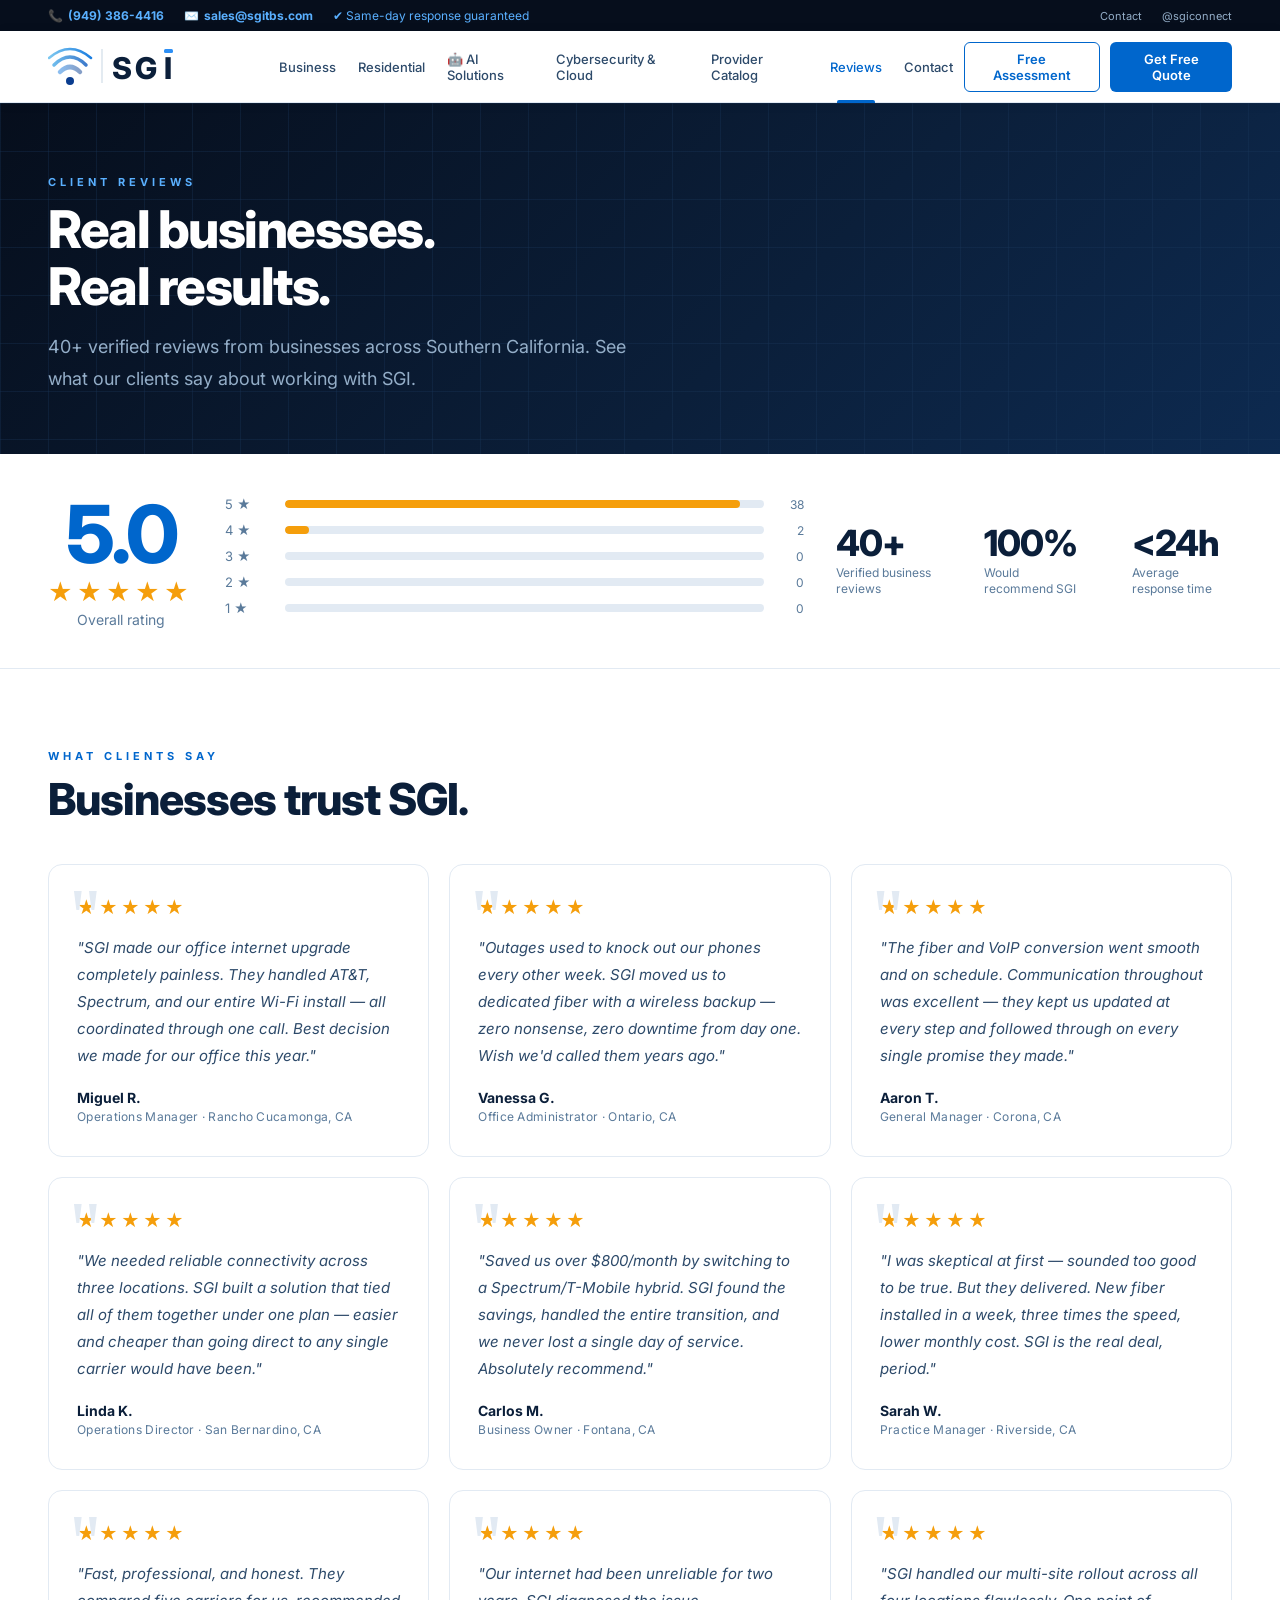
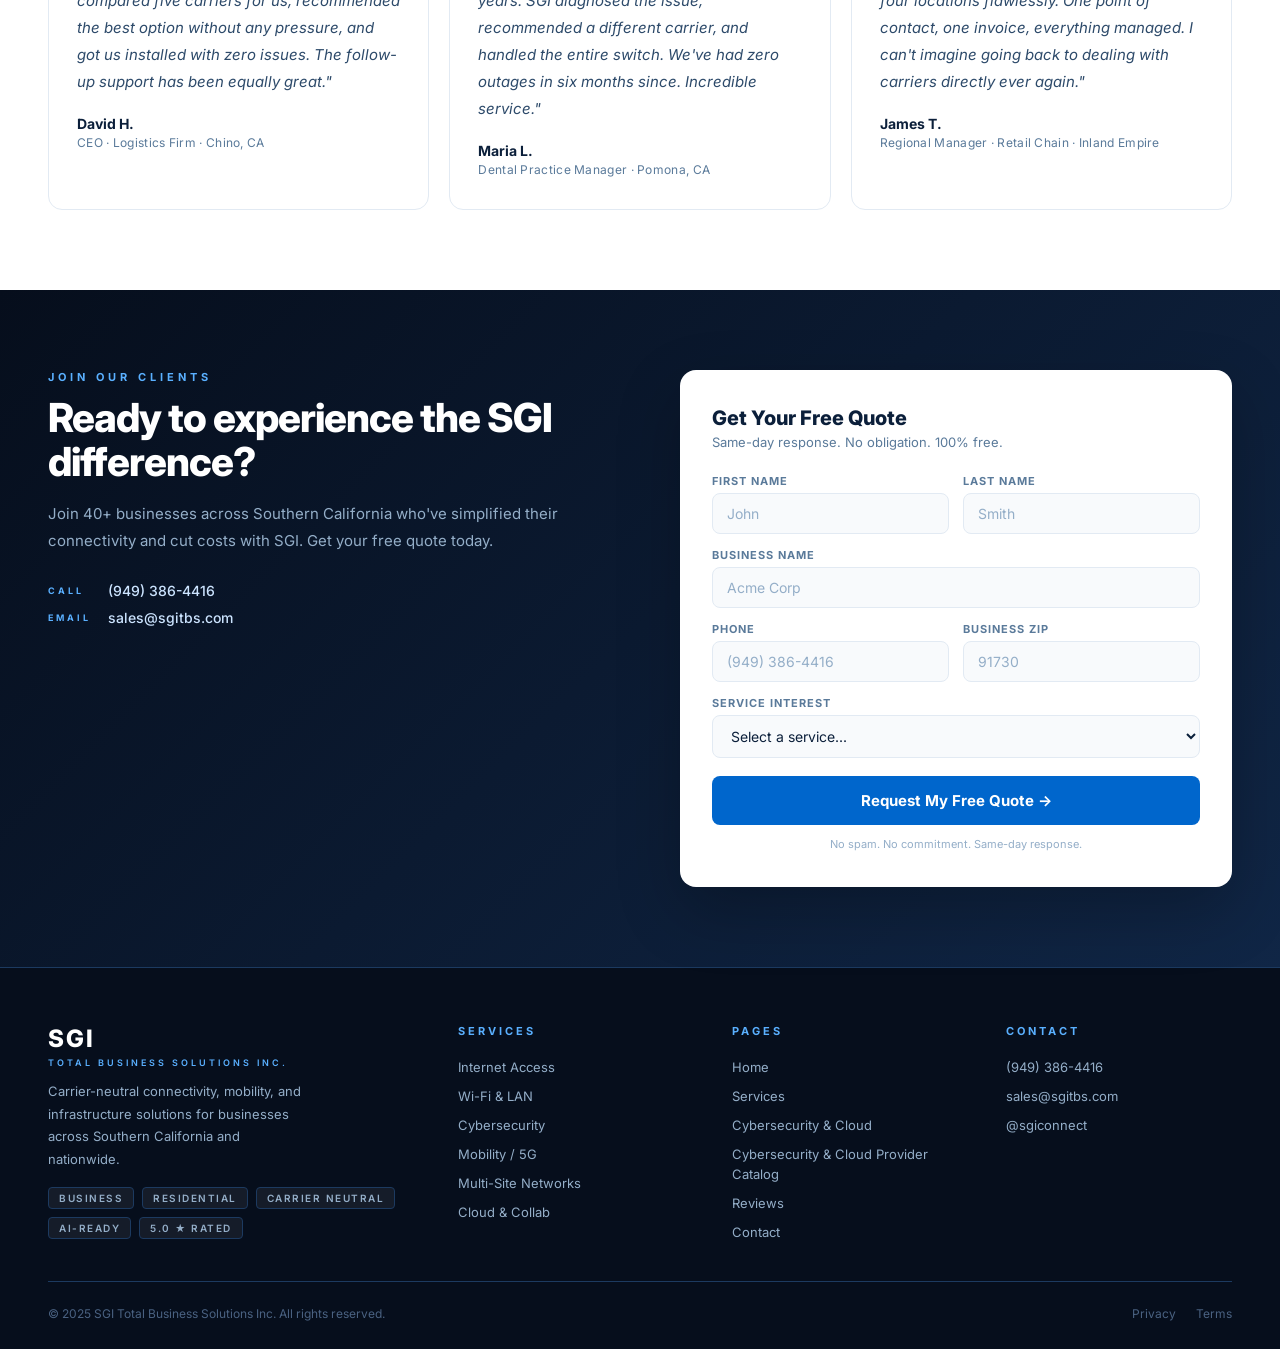
<file: reviews.html>
<!DOCTYPE html>
<html lang="en">
<head>
<meta charset="UTF-8"/>
<meta name="viewport" content="width=device-width, initial-scale=1.0"/>
<title>Client Reviews — SGI Total Business Solutions</title>
<link href="https://fonts.googleapis.com/css2?family=Inter:wght@300;400;500;600;700;800;900&display=swap" rel="stylesheet"/>
<style>
/* ═══════════════════════════════════════
   SGI TOTAL BUSINESS SOLUTIONS
   shared.css — used by all pages
═══════════════════════════════════════ */

*, *::before, *::after { box-sizing: border-box; margin: 0; padding: 0; }

:root {
  --navy:       #0b1f3a;
  --navy-deep:  #060e1c;
  --navy-mid:   #102646;
  --navy-border:#1c3a60;
  --blue:       #0066cc;
  --blue-mid:   #1a7de0;
  --blue-light: #5ab0ff;
  --blue-pale:  #cce4ff;
  --white:      #ffffff;
  --gray-50:    #f8fafc;
  --gray-100:   #f0f4f8;
  --gray-200:   #e2eaf3;
  --gray-400:   #94aec8;
  --gray-600:   #4a6282;
  --text-dark:  #0b1f3a;
  --text-mid:   #2d4a6a;
  --text-muted: #5a7a9a;
}

html { scroll-behavior: smooth; }
body { font-family: 'Inter', sans-serif; font-weight: 400; color: var(--text-dark); background: #fff; overflow-x: hidden; }
a { text-decoration: none; }
::-webkit-scrollbar { width: 4px; }
::-webkit-scrollbar-track { background: var(--navy-deep); }
::-webkit-scrollbar-thumb { background: var(--navy-border); }

/* ── TOP BAR ── */
.topbar { background: var(--navy-deep); padding: 8px 48px; display: flex; align-items: center; justify-content: space-between; flex-wrap: wrap; gap: 8px; }
.topbar-left { display: flex; gap: 20px; flex-wrap: wrap; }
.topbar-item { font-size: 12px; color: var(--gray-400); display: flex; align-items: center; gap: 5px; }
.topbar-item strong { color: var(--blue-light); }
.tbs-highlight { color: #5ab0ff; }
.topbar-right { display: flex; gap: 20px; }
.topbar-right a { font-size: 11px; color: var(--gray-400); transition: color .2s; }
.topbar-right a:hover { color: white; }

/* ── NAV ── */
.nav { background: white; border-bottom: 1px solid var(--gray-200); display: flex; align-items: center; justify-content: space-between; padding: 0 48px; height: 72px; box-shadow: 0 1px 12px rgba(0,0,0,.06); position: sticky; top: 0; z-index: 1000; }
.nav-logo-wrap { display: flex; align-items: center; cursor: pointer; }
.nav-links { display: flex; list-style: none; gap: 0; }
.nav-links a { padding: 0 11px; height: 72px; display: flex; align-items: center; font-size: 13px; font-weight: 500; color: var(--text-mid); transition: color .2s; position: relative; }
.nav-links a::after { content:''; position:absolute; bottom:0; left:18px; right:18px; height:3px; background:var(--blue); transform:scaleX(0); transition:transform .2s; border-radius:2px 2px 0 0; }
.nav-links a:hover, .nav-links a.active { color: var(--blue); }
.nav-links a:hover::after, .nav-links a.active::after { transform:scaleX(1); }
.nav-right { display: flex; gap: 10px; }

/* Buttons */
.btn-ghost { background:transparent; color:var(--blue); border:1.5px solid var(--blue); border-radius:6px; padding:8px 14px; font-family:'Inter',sans-serif; font-size:13px; font-weight:600; cursor:pointer; transition:all .2s; }
.btn-ghost:hover { background:var(--blue); color:white; }
.btn-solid { background:var(--blue); color:white; border:none; border-radius:6px; padding:9px 14px; font-family:'Inter',sans-serif; font-size:13px; font-weight:600; cursor:pointer; transition:all .2s; }
.btn-solid:hover { background:var(--blue-mid); transform:translateY(-1px); }

/* Hamburger */
.hamburger { display:none; background:none; border:none; font-size:22px; cursor:pointer; color:var(--text-dark); padding:8px; }
.mobile-menu { display:none; flex-direction:column; background:white; border-bottom:1px solid var(--gray-200); padding:12px 24px; gap:4px; position:sticky; top:72px; z-index:999; box-shadow:0 4px 12px rgba(0,0,0,.08); }
.mobile-menu.open { display:flex; }
.mobile-menu a { font-size:15px; font-weight:500; color:var(--text-mid); padding:10px 0; border-bottom:1px solid var(--gray-100); }
.mobile-menu a:last-child { border-bottom:none; }
.mobile-menu .mobile-cta { background:var(--blue); color:white; text-align:center; border-radius:6px; padding:12px; margin-top:8px; font-weight:600; border-bottom:none; }

/* ── HERO ── */
.hero { min-height:92vh; display:flex; align-items:center; padding:80px 48px; position:relative; overflow:hidden; background:linear-gradient(135deg,var(--navy-deep) 0%,var(--navy) 50%,#0d2a50 100%); }
.hero-bg { position:absolute; inset:0; background-image:linear-gradient(rgba(28,58,96,.3) 1px,transparent 1px),linear-gradient(90deg,rgba(28,58,96,.3) 1px,transparent 1px); background-size:48px 48px; }
.hero-glow { position:absolute; top:-100px; right:-100px; width:700px; height:700px; background:radial-gradient(circle,rgba(0,102,204,.18) 0%,transparent 65%); pointer-events:none; }
.hero-content { position:relative; z-index:2; max-width:620px; }
.hero-badge { display:inline-flex; align-items:center; gap:8px; background:rgba(0,102,204,.2); border:1px solid rgba(0,102,204,.4); border-radius:100px; padding:6px 16px; margin-bottom:28px; }
.badge-dot { width:7px; height:7px; border-radius:50%; background:var(--blue-light); animation:pulse 2s infinite; }
@keyframes pulse { 0%,100%{opacity:1}50%{opacity:.4} }
.hero-badge span { font-size:12px; font-weight:500; color:#cce4ff; }
.hero h1 { font-size:64px; font-weight:800; line-height:1.06; color:white; margin-bottom:24px; letter-spacing:-1.5px; }
.hero h1 .blue { color:var(--blue-light); }
.hero h1 .thin { font-weight:300; }
.hero-sub { font-size:17px; color:var(--gray-400); line-height:1.75; max-width:520px; margin-bottom:36px; }
.hero-pills { display:flex; gap:10px; flex-wrap:wrap; margin-bottom:40px; }
.hero-pill { background:rgba(255,255,255,.07); border:1px solid rgba(255,255,255,.12); border-radius:6px; padding:7px 14px; font-size:12px; font-weight:500; color:#cce4ff; }
.hero-btns { display:flex; gap:14px; flex-wrap:wrap; margin-bottom:56px; }
.btn-hero-primary { background:var(--blue); color:white; border:none; border-radius:8px; padding:16px 36px; font-family:'Inter',sans-serif; font-size:15px; font-weight:700; cursor:pointer; transition:all .2s; }
.btn-hero-primary:hover { background:var(--blue-mid); transform:translateY(-2px); box-shadow:0 12px 32px rgba(0,102,204,.4); }
.btn-hero-outline { background:transparent; color:white; border:1.5px solid rgba(255,255,255,.3); border-radius:8px; padding:16px 36px; font-family:'Inter',sans-serif; font-size:15px; font-weight:600; cursor:pointer; transition:all .2s; }
.btn-hero-outline:hover { border-color:white; background:rgba(255,255,255,.07); }
.hero-stats { display:flex; gap:48px; flex-wrap:wrap; padding-top:40px; border-top:1px solid rgba(255,255,255,.1); }
.h-stat { display:flex; flex-direction:column; gap:4px; }
.h-stat-num { font-size:36px; font-weight:800; color:white; letter-spacing:-1px; line-height:1; }
.h-stat-num span { color:var(--blue-light); }
.h-stat-label { font-size:12px; color:var(--gray-400); max-width:110px; line-height:1.4; }
.hero-visual { position:absolute; right:48px; top:50%; transform:translateY(-50%); z-index:2; opacity:.7; }

/* ── TRUST BAR ── */
.trust-bar { background:white; border-bottom:1px solid var(--gray-200); padding:18px 48px; display:flex; align-items:center; justify-content:space-between; flex-wrap:wrap; gap:16px; }
.trust-item { display:flex; align-items:center; gap:10px; }
.trust-icon { width:36px; height:36px; background:var(--blue-pale); border-radius:8px; display:flex; align-items:center; justify-content:center; font-size:16px; flex-shrink:0; }
.ti-title { font-size:14px; font-weight:700; color:var(--text-dark); }
.ti-sub { font-size:11px; color:var(--text-muted); }
.trust-div { width:1px; height:32px; background:var(--gray-200); }

/* ── TICKER ── */
.ticker-wrap { background:var(--gray-50); border-bottom:1px solid var(--gray-200); padding:14px 0; overflow:hidden; }
.ticker-track { display:flex; gap:56px; animation:ticker 28s linear infinite; white-space:nowrap; }
.ticker-chip { font-size:13px; font-weight:600; color:var(--text-muted); flex-shrink:0; }
@keyframes ticker { from{transform:translateX(0)} to{transform:translateX(-50%)} }

/* ── SECTIONS ── */
.section-light { padding:80px 48px; background:white; }
.section-gray  { padding:80px 48px; background:var(--gray-50); }
.section-dark  { padding:80px 48px; background:var(--navy-deep); }
.section-navy  { padding:80px 48px; background:var(--navy); }
.section-label { font-size:11px; font-weight:700; letter-spacing:4px; text-transform:uppercase; color:var(--blue); margin-bottom:12px; }
.section-label.light { color:var(--blue-light); }
.section-title { font-size:44px; font-weight:800; line-height:1.1; letter-spacing:-1px; color:var(--text-dark); margin-bottom:16px; }
.section-title.light { color:white; }
.section-title .blue { color:var(--blue); }
.section-sub { font-size:16px; color:var(--text-muted); line-height:1.7; max-width:540px; margin-bottom:48px; }
.section-header-row { display:flex; align-items:flex-end; justify-content:space-between; margin-bottom:40px; flex-wrap:wrap; gap:20px; }
.see-all-btn { background:transparent; color:var(--blue); border:1.5px solid var(--blue); border-radius:6px; padding:9px 14px; font-size:13px; font-weight:600; cursor:pointer; transition:all .2s; white-space:nowrap; display:inline-block; }
.see-all-btn:hover { background:var(--blue); color:white; }

/* Services grid */
.services-grid { display:grid; grid-template-columns:repeat(3,1fr); gap:20px; }
.svc-card { background:white; border:1px solid var(--gray-200); border-radius:12px; padding:28px 24px; transition:all .25s; position:relative; overflow:hidden; }
.svc-card::before { content:''; position:absolute; top:0; left:0; right:0; height:4px; background:linear-gradient(90deg,var(--blue),var(--blue-light)); transform:scaleX(0); transform-origin:left; transition:transform .3s; }
.svc-card:hover { transform:translateY(-4px); box-shadow:0 16px 40px rgba(0,102,204,.12); border-color:var(--blue-pale); }
.svc-card:hover::before { transform:scaleX(1); }
.svc-icon { font-size:28px; margin-bottom:16px; }
.svc-card h3 { font-size:18px; font-weight:700; color:var(--text-dark); margin-bottom:10px; }
.svc-card p { font-size:14px; color:var(--text-muted); line-height:1.65; }

/* Why grid */
.why-grid { display:grid; grid-template-columns:1fr 1fr; gap:1px; background:var(--gray-200); border:1px solid var(--gray-200); border-radius:8px; overflow:hidden; margin-top:40px; }
.why-card { background:white; padding:36px 32px; }
.why-card.featured { background:var(--gray-50); }
.why-num { font-size:56px; font-weight:800; color:var(--gray-200); line-height:1; margin-bottom:12px; letter-spacing:-2px; }
.why-card h3 { font-size:22px; font-weight:700; color:var(--text-dark); margin-bottom:10px; }
.why-card p { font-size:14px; color:var(--text-muted); line-height:1.75; }

/* Reviews */
.reviews-grid { display:grid; grid-template-columns:repeat(3,1fr); gap:20px; }
.review-card { background:white; border:1px solid var(--gray-200); border-radius:12px; padding:28px 24px; transition:all .2s; }
.review-card:hover { border-color:var(--blue-pale); box-shadow:0 8px 28px rgba(0,0,0,.07); transform:translateY(-2px); }
.rev-stars { color:#f59e0b; font-size:16px; letter-spacing:2px; margin-bottom:14px; }
.rev-text { font-size:14px; color:var(--text-mid); line-height:1.75; margin-bottom:18px; font-style:italic; }
.rev-author { font-size:13px; font-weight:700; color:var(--text-dark); }
.rev-biz { font-size:12px; color:var(--text-muted); margin-top:2px; }
.rating-block { text-align:right; }
.rating-num { font-size:48px; font-weight:800; color:var(--blue); line-height:1; letter-spacing:-2px; }
.rating-stars { color:#f59e0b; font-size:18px; letter-spacing:2px; }
.rating-sub { font-size:12px; color:var(--text-muted); margin-top:4px; }

/* CTA band */
.cta-band { background:linear-gradient(135deg,var(--navy-deep) 0%,var(--navy-mid) 100%); padding:80px 48px; display:grid; grid-template-columns:1fr 1fr; gap:80px; align-items:start; }
.cta-left h2 { font-size:40px; font-weight:800; color:white; line-height:1.1; letter-spacing:-1px; margin-bottom:16px; }
.cta-left p { font-size:15px; color:var(--gray-400); line-height:1.8; margin-bottom:28px; }
.cta-contacts { display:flex; flex-direction:column; gap:10px; }
.cta-contact { display:flex; align-items:center; gap:12px; font-size:14px; font-weight:500; color:#cce4ff; }
.cc-label { font-size:9px; font-weight:700; letter-spacing:3px; text-transform:uppercase; color:var(--blue-light); min-width:48px; }

/* Quote form */
.quote-form { background:white; border-radius:16px; padding:36px 32px; box-shadow:0 24px 64px rgba(0,0,0,.24); }
.form-title { font-size:20px; font-weight:800; color:var(--text-dark); margin-bottom:4px; }
.form-sub { font-size:13px; color:var(--text-muted); margin-bottom:24px; }
.form-grp { display:flex; flex-direction:column; gap:5px; margin-bottom:14px; }
.form-grp label { font-size:11px; font-weight:700; letter-spacing:1px; text-transform:uppercase; color:var(--text-muted); }
.form-grp input, .form-grp select { width:100%; background:var(--gray-50); border:1.5px solid var(--gray-200); border-radius:8px; padding:11px 14px; font-family:'Inter',sans-serif; font-size:14px; color:var(--text-dark); outline:none; transition:border-color .2s; }
.form-grp input:focus, .form-grp select:focus { border-color:var(--blue); background:white; box-shadow:0 0 0 3px rgba(0,102,204,.1); }
.form-grp input::placeholder { color:var(--gray-400); }
.form-row-2 { display:grid; grid-template-columns:1fr 1fr; gap:14px; }
.form-btn { width:100%; background:var(--blue); color:white; border:none; border-radius:8px; padding:15px; font-family:'Inter',sans-serif; font-size:15px; font-weight:700; cursor:pointer; margin-top:4px; transition:all .2s; }
.form-btn:hover { background:var(--blue-mid); transform:translateY(-1px); box-shadow:0 8px 24px rgba(0,102,204,.35); }
.form-disclaimer { font-size:11px; color:var(--gray-400); text-align:center; margin-top:12px; }

/* ── FOOTER ── */
.footer { background:var(--navy-deep); padding:56px 48px 28px; border-top:1px solid var(--navy-border); }
.footer-top { display:grid; grid-template-columns:1.6fr 1fr 1fr 1fr; gap:48px; padding-bottom:40px; border-bottom:1px solid var(--navy-border); margin-bottom:24px; }
.footer-logo { font-family:'Inter',sans-serif; font-size:24px; font-weight:800; color:white; letter-spacing:2px; }
.footer-tagline { font-size:9px; font-weight:600; letter-spacing:3px; text-transform:uppercase; color:var(--blue-light); margin:4px 0 12px; }
.footer-brand p { font-size:13px; color:var(--gray-400); line-height:1.75; max-width:260px; margin-bottom:16px; }
.footer-badges { display:flex; gap:8px; flex-wrap:wrap; }
.footer-badges span { background:rgba(255,255,255,.06); border:1px solid var(--navy-border); border-radius:4px; padding:4px 10px; font-size:10px; font-weight:600; letter-spacing:1.5px; text-transform:uppercase; color:var(--gray-400); }
.footer-col h4 { font-size:11px; font-weight:700; letter-spacing:3px; text-transform:uppercase; color:var(--blue-light); margin-bottom:18px; }
.footer-col ul { list-style:none; display:flex; flex-direction:column; gap:9px; }
.footer-col a { font-size:13px; color:var(--gray-400); transition:color .2s; }
.footer-col a:hover { color:white; }
.footer-bottom { display:flex; align-items:center; justify-content:space-between; flex-wrap:wrap; gap:12px; font-size:12px; color:var(--gray-600); }
.footer-links { display:flex; gap:20px; }
.footer-links a { font-size:12px; color:var(--gray-600); transition:color .2s; }
.footer-links a:hover { color:var(--blue-light); }

/* ── PAGE HERO (inner pages) ── */
.page-hero { background:linear-gradient(135deg,var(--navy-deep) 0%,var(--navy) 60%,#0d2a50 100%); padding:72px 48px 60px; position:relative; overflow:hidden; }
.page-hero::before { content:''; position:absolute; inset:0; background-image:linear-gradient(rgba(28,58,96,.3) 1px,transparent 1px),linear-gradient(90deg,rgba(28,58,96,.3) 1px,transparent 1px); background-size:48px 48px; }
.page-hero-inner { position:relative; z-index:2; }
.page-hero h1 { font-size:52px; font-weight:800; color:white; line-height:1.1; letter-spacing:-1.5px; margin-bottom:16px; }
.page-hero p { font-size:18px; color:var(--gray-400); line-height:1.75; max-width:600px; }

/* ── COMPARE TABLE ── */
.compare-wrap { overflow-x:auto; border-radius:12px; border:1px solid var(--gray-200); box-shadow:0 4px 24px rgba(0,0,0,.06); }
.compare-table { width:100%; border-collapse:collapse; min-width:680px; }
.compare-table th { padding:18px 22px; font-size:13px; font-weight:700; text-align:left; border-bottom:2px solid var(--gray-200); }
.compare-table th.sgi-col { background:var(--navy); color:white; text-align:center; }
.compare-table th.car-col { background:white; color:var(--text-mid); text-align:center; }
.compare-table th:first-child { background:var(--gray-50); color:var(--text-muted); }
.compare-table td { padding:14px 22px; font-size:14px; border-bottom:1px solid var(--gray-100); vertical-align:middle; }
.compare-table td:first-child { font-weight:600; color:var(--text-mid); background:var(--gray-50); font-size:13px; }
.compare-table td.sgi-col { background:rgba(0,102,204,.04); text-align:center; font-weight:600; color:var(--blue); }
.compare-table td.car-col { text-align:center; color:var(--text-muted); }
.compare-table tr:last-child td { border-bottom:none; }
.chk { color:#16a34a; font-size:18px; }
.crs { color:#dc2626; font-size:16px; }
.prt { color:#d97706; font-size:13px; font-weight:600; }

/* ── STEPS ── */
.steps-row { display:grid; grid-template-columns:repeat(4,1fr); gap:0; position:relative; margin-top:48px; }
.steps-row::before { content:''; position:absolute; top:28px; left:calc(12.5% + 4px); right:calc(12.5% + 4px); height:2px; background:var(--blue-pale); z-index:0; }
.step { display:flex; flex-direction:column; align-items:center; text-align:center; padding:0 20px; position:relative; z-index:1; }
.step-num { width:56px; height:56px; border-radius:50%; background:var(--navy); color:white; display:flex; align-items:center; justify-content:center; font-size:20px; font-weight:800; margin-bottom:16px; border:4px solid white; box-shadow:0 0 0 2px var(--blue); }
.step h3 { font-size:16px; font-weight:700; color:var(--text-dark); margin-bottom:8px; }
.step p { font-size:13px; color:var(--text-muted); line-height:1.6; }

/* ── CARRIER CARDS ── */
.carrier-grid { display:grid; grid-template-columns:repeat(4,1fr); gap:16px; margin-top:16px; }
.carrier-card { background:white; border:1px solid var(--gray-200); border-radius:12px; padding:22px 18px; display:flex; flex-direction:column; gap:6px; transition:all .2s; }
.carrier-card:hover { border-color:var(--blue); box-shadow:0 4px 20px rgba(0,102,204,.1); transform:translateY(-2px); }
.carrier-dot { width:6px; height:6px; border-radius:50%; background:var(--blue); margin-bottom:4px; }
.carrier-name { font-size:16px; font-weight:700; color:var(--text-dark); }
.carrier-type { font-size:12px; color:var(--text-muted); line-height:1.4; }
.carrier-tag { display:inline-block; background:var(--blue-pale); color:var(--blue); font-size:10px; font-weight:700; letter-spacing:1px; text-transform:uppercase; padding:3px 10px; border-radius:100px; margin-top:4px; }

/* ── RESPONSIVE ── */
@media(max-width:960px){
  .topbar, .nav, .section-light, .section-gray, .section-dark, .section-navy, .cta-band, .footer, .page-hero { padding-left:20px; padding-right:20px; }
  .trust-bar { padding:16px 20px; }
  .nav-links, .nav-right { display:none; }
  .hamburger { display:block; }
  .hero { padding:80px 24px 60px; min-height:auto; }
  .hero h1 { font-size:40px; }
  .hero-visual { display:none; }
  .hero-stats { gap:24px; }
  .services-grid, .reviews-grid { grid-template-columns:1fr; }
  .why-grid { grid-template-columns:1fr; }
  .steps-row { grid-template-columns:repeat(2,1fr); gap:36px; }
  .steps-row::before { display:none; }
  .carrier-grid { grid-template-columns:repeat(2,1fr); }
  .cta-band { grid-template-columns:1fr; gap:40px; }
  .footer-top { grid-template-columns:1fr 1fr; gap:28px; }
  .section-title { font-size:32px; }
  .page-hero h1 { font-size:36px; }
  .compare-table th, .compare-table td { padding:10px 14px; font-size:12px; }
  .form-row-2 { grid-template-columns:1fr; }
}

</style>
<style>
.reviews-full { display:grid; grid-template-columns:repeat(3,1fr); gap:20px; }
.review-card-lg { background:white; border:1px solid var(--gray-200); border-radius:14px; padding:32px 28px; transition:all .2s; position:relative; }
.review-card-lg::before { content:'"'; font-family:'Georgia',serif; font-size:80px; color:var(--gray-200); position:absolute; top:12px; left:20px; line-height:1; }
.review-card-lg:hover { border-color:var(--blue-pale); box-shadow:0 12px 36px rgba(0,0,0,.08); transform:translateY(-3px); }
.rev-stars-lg { color:#f59e0b; font-size:18px; letter-spacing:3px; margin-bottom:16px; }
.rev-text-lg { font-size:15px; color:var(--text-mid); line-height:1.8; margin-bottom:20px; font-style:italic; position:relative; z-index:1; }
.rev-author-lg { font-size:14px; font-weight:700; color:var(--text-dark); }
.rev-biz-lg { font-size:12px; color:var(--text-muted); margin-top:3px; letter-spacing:.3px; }
.rating-hero { display:flex; align-items:center; gap:40px; padding:40px 48px; background:white; border-bottom:1px solid var(--gray-200); flex-wrap:wrap; gap:32px; }
.rh-big { text-align:center; }
.rh-big-num { font-size:80px; font-weight:800; color:var(--blue); line-height:1; letter-spacing:-3px; }
.rh-big-stars { color:#f59e0b; font-size:24px; letter-spacing:4px; margin:4px 0; }
.rh-big-sub { font-size:14px; color:var(--text-muted); }
.rh-bars { flex:1; min-width:200px; }
.rh-bar-row { display:flex; align-items:center; gap:12px; margin-bottom:10px; }
.rh-bar-label { font-size:13px; color:var(--text-muted); min-width:48px; }
.rh-bar-track { flex:1; height:8px; background:var(--gray-200); border-radius:4px; overflow:hidden; }
.rh-bar-fill { height:100%; background:#f59e0b; border-radius:4px; }
.rh-bar-count { font-size:12px; color:var(--text-muted); min-width:28px; text-align:right; }
.rh-stats { display:flex; gap:48px; flex-wrap:wrap; }
.rh-stat { display:flex; flex-direction:column; gap:4px; }
.rh-stat-num { font-size:36px; font-weight:800; color:var(--text-dark); letter-spacing:-1px; line-height:1; }
.rh-stat-label { font-size:12px; color:var(--text-muted); max-width:100px; line-height:1.4; }
@media(max-width:960px){
  .reviews-full { grid-template-columns:1fr; }
  .rating-hero { padding:24px; }
  .rh-big-num { font-size:56px; }
}
</style>
</head>
<body>

<!-- TOP BAR -->
<div class="topbar">
  <div class="topbar-left">
    <div class="topbar-item">📞 <strong>(949) 386-4416</strong></div>
    <div class="topbar-item">✉️ <strong>sales@sgitbs.com</strong></div>
    <div class="topbar-item tbs-highlight">✔ Same-day response guaranteed</div>
  </div>
  <div class="topbar-right"><a href="contact.html">Contact</a><a href="#">@sgiconnect</a></div>
</div>

<!-- NAV -->
<nav class="nav">
  <a href="index.html"><div class="nav-logo-wrap"><svg width="220" height="44" viewBox="0 0 220 44" fill="none"><defs><linearGradient id="wgR1" x1="0" y1="0" x2="1" y2="0"><stop offset="0%" stop-color="#7ec8f0"/><stop offset="100%" stop-color="#1a7de0"/></linearGradient><linearGradient id="wgR2" x1="0" y1="0" x2="1" y2="0"><stop offset="0%" stop-color="#4aaae8" stop-opacity="0.8"/><stop offset="100%" stop-color="#0d5abf" stop-opacity="0.8"/></linearGradient><linearGradient id="wgR3" x1="0" y1="0" x2="1" y2="0"><stop offset="0%" stop-color="#1a7de0" stop-opacity="0.5"/><stop offset="100%" stop-color="#0a3d8f" stop-opacity="0.5"/></linearGradient></defs><circle cx="22" cy="36" r="4" fill="#0a3d8f"/><path d="M12 27 Q22 17 32 27" stroke="url(#wgR3)" stroke-width="4.5" fill="none" stroke-linecap="round"/><path d="M6 20 Q22 4 38 20" stroke="url(#wgR2)" stroke-width="3.5" fill="none" stroke-linecap="round"/><path d="M1 13 Q22 -5 43 13" stroke="url(#wgR1)" stroke-width="2.5" fill="none" stroke-linecap="round"/><line x1="54" y1="4" x2="54" y2="38" stroke="#d0dde8" stroke-width="1.2"/><text x="64" y="34" font-family="Inter,sans-serif" font-size="30" font-weight="800" fill="#0b1f3a" letter-spacing="-0.5">S</text><text x="87" y="34" font-family="Inter,sans-serif" font-size="30" font-weight="800" fill="#0b1f3a" letter-spacing="-0.5">G</text><text x="116" y="34" font-family="Inter,sans-serif" font-size="30" font-weight="800" fill="#0b1f3a">I</text><rect x="116" y="4" width="9" height="4" rx="1.5" fill="#2d8ff5"/></svg></div></a>
  <ul class="nav-links"><li><a href="index.html">Business</a></li>
    <li><a href="residential.html" class="nav-res">Residential</a></li>
    <li><a href="ai.html" class="ai-nav">🤖 AI Solutions</a></li>
    <li><a href="cybersecurity.html">Cybersecurity &amp; Cloud</a></li>
    <li><a href="providers.html">Provider Catalog</a></li>
    <li><a href="reviews.html" class="active">Reviews</a></li>
    <li><a href="contact.html">Contact</a></li></ul>
  <div class="nav-right">
    <button class="btn-ghost" onclick="window.location='contact.html'">Free Assessment</button>
    <button class="btn-solid" onclick="window.location='contact.html'">Get Free Quote</button>
  </div>
  <button class="hamburger" onclick="toggleMenu()" id="hamburger">☰</button>
</nav>
<div class="mobile-menu" id="mobileMenu">
  <a href="index.html">Business</a>
  <a href="residential.html" style="color:#0066cc;font-weight:700;">🏠 Residential</a>
  <a href="ai.html" style="color:#2d8ff5;font-weight:700;">🤖 AI Solutions</a>
  <a href="cybersecurity.html">Cybersecurity &amp; Cloud</a>
  <a href="providers.html">Provider Catalog</a>
  <a href="reviews.html">Reviews</a>
  <a href="contact.html">Contact</a>
  <a href="contact.html" class="mobile-cta">Get Free Quote</a>
</div>

<!-- PAGE HERO -->
<div class="page-hero">
  <div class="page-hero-inner">
    <div class="section-label light">Client Reviews</div>
    <h1>Real businesses.<br/>Real results.</h1>
    <p>40+ verified reviews from businesses across Southern California. See what our clients say about working with SGI.</p>
  </div>
</div>

<!-- RATING SUMMARY -->
<div class="rating-hero">
  <div class="rh-big">
    <div class="rh-big-num">5.0</div>
    <div class="rh-big-stars">★★★★★</div>
    <div class="rh-big-sub">Overall rating</div>
  </div>
  <div class="rh-bars">
    <div class="rh-bar-row"><span class="rh-bar-label">5 ★</span><div class="rh-bar-track"><div class="rh-bar-fill" style="width:95%"></div></div><span class="rh-bar-count">38</span></div>
    <div class="rh-bar-row"><span class="rh-bar-label">4 ★</span><div class="rh-bar-track"><div class="rh-bar-fill" style="width:5%"></div></div><span class="rh-bar-count">2</span></div>
    <div class="rh-bar-row"><span class="rh-bar-label">3 ★</span><div class="rh-bar-track"><div class="rh-bar-fill" style="width:0%"></div></div><span class="rh-bar-count">0</span></div>
    <div class="rh-bar-row"><span class="rh-bar-label">2 ★</span><div class="rh-bar-track"><div class="rh-bar-fill" style="width:0%"></div></div><span class="rh-bar-count">0</span></div>
    <div class="rh-bar-row"><span class="rh-bar-label">1 ★</span><div class="rh-bar-track"><div class="rh-bar-fill" style="width:0%"></div></div><span class="rh-bar-count">0</span></div>
  </div>
  <div class="rh-stats">
    <div class="rh-stat"><div class="rh-stat-num">40+</div><div class="rh-stat-label">Verified business reviews</div></div>
    <div class="rh-stat"><div class="rh-stat-num">100%</div><div class="rh-stat-label">Would recommend SGI</div></div>
    <div class="rh-stat"><div class="rh-stat-num">&lt;24h</div><div class="rh-stat-label">Average response time</div></div>
  </div>
</div>

<!-- ALL REVIEWS -->
<section class="section-light">
  <div class="section-label">What Clients Say</div>
  <h2 class="section-title" style="margin-bottom:40px;">Businesses trust SGI.</h2>
  <div class="reviews-full">

    <div class="review-card-lg">
      <div class="rev-stars-lg">★★★★★</div>
      <p class="rev-text-lg">"SGI made our office internet upgrade completely painless. They handled AT&T, Spectrum, and our entire Wi-Fi install — all coordinated through one call. Best decision we made for our office this year."</p>
      <div class="rev-author-lg">Miguel R.</div>
      <div class="rev-biz-lg">Operations Manager · Rancho Cucamonga, CA</div>
    </div>

    <div class="review-card-lg">
      <div class="rev-stars-lg">★★★★★</div>
      <p class="rev-text-lg">"Outages used to knock out our phones every other week. SGI moved us to dedicated fiber with a wireless backup — zero nonsense, zero downtime from day one. Wish we'd called them years ago."</p>
      <div class="rev-author-lg">Vanessa G.</div>
      <div class="rev-biz-lg">Office Administrator · Ontario, CA</div>
    </div>

    <div class="review-card-lg">
      <div class="rev-stars-lg">★★★★★</div>
      <p class="rev-text-lg">"The fiber and VoIP conversion went smooth and on schedule. Communication throughout was excellent — they kept us updated at every step and followed through on every single promise they made."</p>
      <div class="rev-author-lg">Aaron T.</div>
      <div class="rev-biz-lg">General Manager · Corona, CA</div>
    </div>

    <div class="review-card-lg">
      <div class="rev-stars-lg">★★★★★</div>
      <p class="rev-text-lg">"We needed reliable connectivity across three locations. SGI built a solution that tied all of them together under one plan — easier and cheaper than going direct to any single carrier would have been."</p>
      <div class="rev-author-lg">Linda K.</div>
      <div class="rev-biz-lg">Operations Director · San Bernardino, CA</div>
    </div>

    <div class="review-card-lg">
      <div class="rev-stars-lg">★★★★★</div>
      <p class="rev-text-lg">"Saved us over $800/month by switching to a Spectrum/T-Mobile hybrid. SGI found the savings, handled the entire transition, and we never lost a single day of service. Absolutely recommend."</p>
      <div class="rev-author-lg">Carlos M.</div>
      <div class="rev-biz-lg">Business Owner · Fontana, CA</div>
    </div>

    <div class="review-card-lg">
      <div class="rev-stars-lg">★★★★★</div>
      <p class="rev-text-lg">"I was skeptical at first — sounded too good to be true. But they delivered. New fiber installed in a week, three times the speed, lower monthly cost. SGI is the real deal, period."</p>
      <div class="rev-author-lg">Sarah W.</div>
      <div class="rev-biz-lg">Practice Manager · Riverside, CA</div>
    </div>

    <div class="review-card-lg">
      <div class="rev-stars-lg">★★★★★</div>
      <p class="rev-text-lg">"Fast, professional, and honest. They compared five carriers for us, recommended the best option without any pressure, and got us installed with zero issues. The follow-up support has been equally great."</p>
      <div class="rev-author-lg">David H.</div>
      <div class="rev-biz-lg">CEO · Logistics Firm · Chino, CA</div>
    </div>

    <div class="review-card-lg">
      <div class="rev-stars-lg">★★★★★</div>
      <p class="rev-text-lg">"Our internet had been unreliable for two years. SGI diagnosed the issue, recommended a different carrier, and handled the entire switch. We've had zero outages in six months since. Incredible service."</p>
      <div class="rev-author-lg">Maria L.</div>
      <div class="rev-biz-lg">Dental Practice Manager · Pomona, CA</div>
    </div>

    <div class="review-card-lg">
      <div class="rev-stars-lg">★★★★★</div>
      <p class="rev-text-lg">"SGI handled our multi-site rollout across all four locations flawlessly. One point of contact, one invoice, everything managed. I can't imagine going back to dealing with carriers directly ever again."</p>
      <div class="rev-author-lg">James T.</div>
      <div class="rev-biz-lg">Regional Manager · Retail Chain · Inland Empire</div>
    </div>

  </div>
</section>

<!-- CTA -->
<div class="cta-band">
  <div class="cta-left">
    <div class="section-label light">Join Our Clients</div>
    <h2>Ready to experience the SGI difference?</h2>
    <p>Join 40+ businesses across Southern California who've simplified their connectivity and cut costs with SGI. Get your free quote today.</p>
    <div class="cta-contacts">
      <div class="cta-contact"><span class="cc-label">Call</span>(949) 386-4416</div>
      <div class="cta-contact"><span class="cc-label">Email</span>sales@sgitbs.com</div>
    </div>
  </div>
  <div class="quote-form sgi-form">
    <div class="form-title">Get Your Free Quote</div>
    <div class="form-sub">Same-day response. No obligation. 100% free.</div>
    <div class="form-row-2">
      <div class="form-grp"><label>First Name</label><input type="text" placeholder="John" data-field="firstName"/></div>
      <div class="form-grp"><label>Last Name</label><input type="text" placeholder="Smith" data-field="lastName"/></div>
    </div>
    <div class="form-grp"><label>Business Name</label><input type="text" placeholder="Acme Corp" data-field="business"/></div>
    <div class="form-row-2">
      <div class="form-grp"><label>Phone</label><input type="tel" placeholder="(949) 386-4416" data-field="phone"/></div>
      <div class="form-grp"><label>Business ZIP</label><input type="text" placeholder="91730" maxlength="5" data-field="zip"/></div>
    </div>
    <div class="form-grp">
      <label>Service Interest</label>
      <select data-field="service"><option value="">Select a service...</option><option>Internet / Fiber</option><option>Wi-Fi & LAN Design</option><option>Cybersecurity</option><option>Mobility / 5G Plans</option><option>Multi-Site Network</option><option>Cloud & Collaboration</option><option>Full Audit — Not Sure Yet</option></select>
    </div>
    <div class="form-success" style="display:none;background:#f0fdf4;border:1.5px solid #16a34a;border-radius:8px;padding:14px 16px;margin-bottom:14px;font-size:14px;font-weight:600;color:#15803d;">✓ Your request was received! We'll call or email you within 24 hours.</div>
<div class="form-error" style="display:none;background:#fef2f2;border:1.5px solid #dc2626;border-radius:8px;padding:12px 16px;margin-bottom:14px;font-size:13px;color:#dc2626;">Please fill in your name, phone number, and ZIP code.</div><button class="form-btn" onclick="submitSGIForm(this)">Request My Free Quote →</button>
    <p class="form-disclaimer">No spam. No commitment. Same-day response.</p>
  </div>
</div>

<footer class="footer">
  <div class="footer-top">
    <div class="footer-brand">
      <div class="footer-logo">SGI</div>
      <div class="footer-tagline">TOTAL BUSINESS SOLUTIONS INC.</div>
      <p>Carrier-neutral connectivity, mobility, and infrastructure solutions for businesses across Southern California and nationwide.</p>
      <div class="footer-badges"><span>Business</span><span>Residential</span><span>Carrier Neutral</span><span>AI-Ready</span><span>5.0 ★ Rated</span></div>
    </div>
    <div class="footer-col"><h4>Services</h4><ul><li><a href="services.html">Internet Access</a></li><li><a href="services.html">Wi-Fi & LAN</a></li><li><a href="services.html">Cybersecurity</a></li><li><a href="services.html">Mobility / 5G</a></li><li><a href="services.html">Multi-Site Networks</a></li><li><a href="services.html">Cloud & Collab</a></li></ul></div>
    <div class="footer-col"><h4>Pages</h4><ul><li><a href="index.html">Home</a></li><li><a href="services.html">Services</a></li><li><a href="cybersecurity.html">Cybersecurity &amp; Cloud</a></li>
    <li><a href="cybersecurity.html">Cybersecurity &amp; Cloud</a>
  <a href="providers.html">Provider Catalog</a></li><li><a href="reviews.html">Reviews</a></li><li><a href="contact.html">Contact</a></li></ul></div>
    <div class="footer-col"><h4>Contact</h4><ul><li><a href="tel:+19493864416">(949) 386-4416</a></li><li><a href="mailto:sales@sgitbs.com">sales@sgitbs.com</a></li><li><a href="#">@sgiconnect</a></li></ul></div>
  </div>
  <div class="footer-bottom"><div>© 2025 SGI Total Business Solutions Inc. All rights reserved.</div><div class="footer-links"><a href="#">Privacy</a><a href="#">Terms</a></div></div>
</footer>

<script>function toggleMenu(){var m=document.getElementById("mobileMenu"),b=document.getElementById("hamburger");if(m){m.classList.toggle("open");b.textContent=m.classList.contains("open")?"✕":"☰";}}document.addEventListener("DOMContentLoaded",function(){document.querySelectorAll(".mobile-menu a").forEach(function(l){l.addEventListener("click",function(){var m=document.getElementById("mobileMenu"),b=document.getElementById("hamburger");if(m){m.classList.remove("open");b.textContent="☰";}});});});</script>

<script>
var SGI_SCRIPT_URL = "https://script.google.com/macros/s/AKfycbzCade7QS8tcZQukSv_31fb2YQo76QoOR5TgeL6he9bwhhasPOE7cnV24LHQaXhQX8/exec";

function submitSGIForm(btn) {
  var form = btn.closest(".sgi-form");
  if (!form) { alert("Form not found"); return; }

  // Validation — require name + phone + zip
  var ok = true;
  ["firstName","phone","zip"].forEach(function(f) {
    var el = form.querySelector('[data-field="'+f+'"]');
    if (el && !el.value.trim()) {
      el.style.borderColor = "#dc2626";
      ok = false;
    } else if (el) {
      el.style.borderColor = "";
    }
  });

  if (!ok) {
    var errEl = form.querySelector(".form-error");
    if (errEl) { errEl.style.display="block"; setTimeout(function(){ errEl.style.display="none"; }, 4000); }
    return;
  }

  // Collect all data-field values
  var data = { page: window.location.href };
  form.querySelectorAll("[data-field]").forEach(function(el) {
    data[el.getAttribute("data-field")] = el.value;
  });

  // Update button
  var orig = btn.textContent;
  btn.textContent = "Sending...";
  btn.disabled = true;
  btn.style.opacity = "0.7";

  // POST to Google Apps Script (no-cors so no response body, but it still executes)
  fetch(SGI_SCRIPT_URL, {
    method: "POST",
    mode: "no-cors",
    headers: { "Content-Type": "application/json" },
    body: JSON.stringify(data)
  }).then(function() {
    sgiFormSuccess(form, btn, orig);
  }).catch(function() {
    // Even on network error, show success — Apps Script still receives it
    sgiFormSuccess(form, btn, orig);
  });
}

function sgiFormSuccess(form, btn, orig) {
  // Clear all inputs
  form.querySelectorAll("input, select, textarea").forEach(function(el) {
    el.value = "";
    el.style.borderColor = "";
  });

  // Green button feedback
  btn.textContent = "✓ Request received — we'll be in touch!";
  btn.style.background = "#16a34a";
  btn.style.opacity = "1";
  btn.disabled = false;

  // Show success message
  var banner = form.querySelector(".form-success");
  if (banner) banner.style.display = "block";

  // Reset after 7 seconds
  setTimeout(function() {
    btn.textContent = orig;
    btn.style.background = "";
    if (banner) banner.style.display = "none";
  }, 7000);
}
</script>

</body>
</html>
</file>
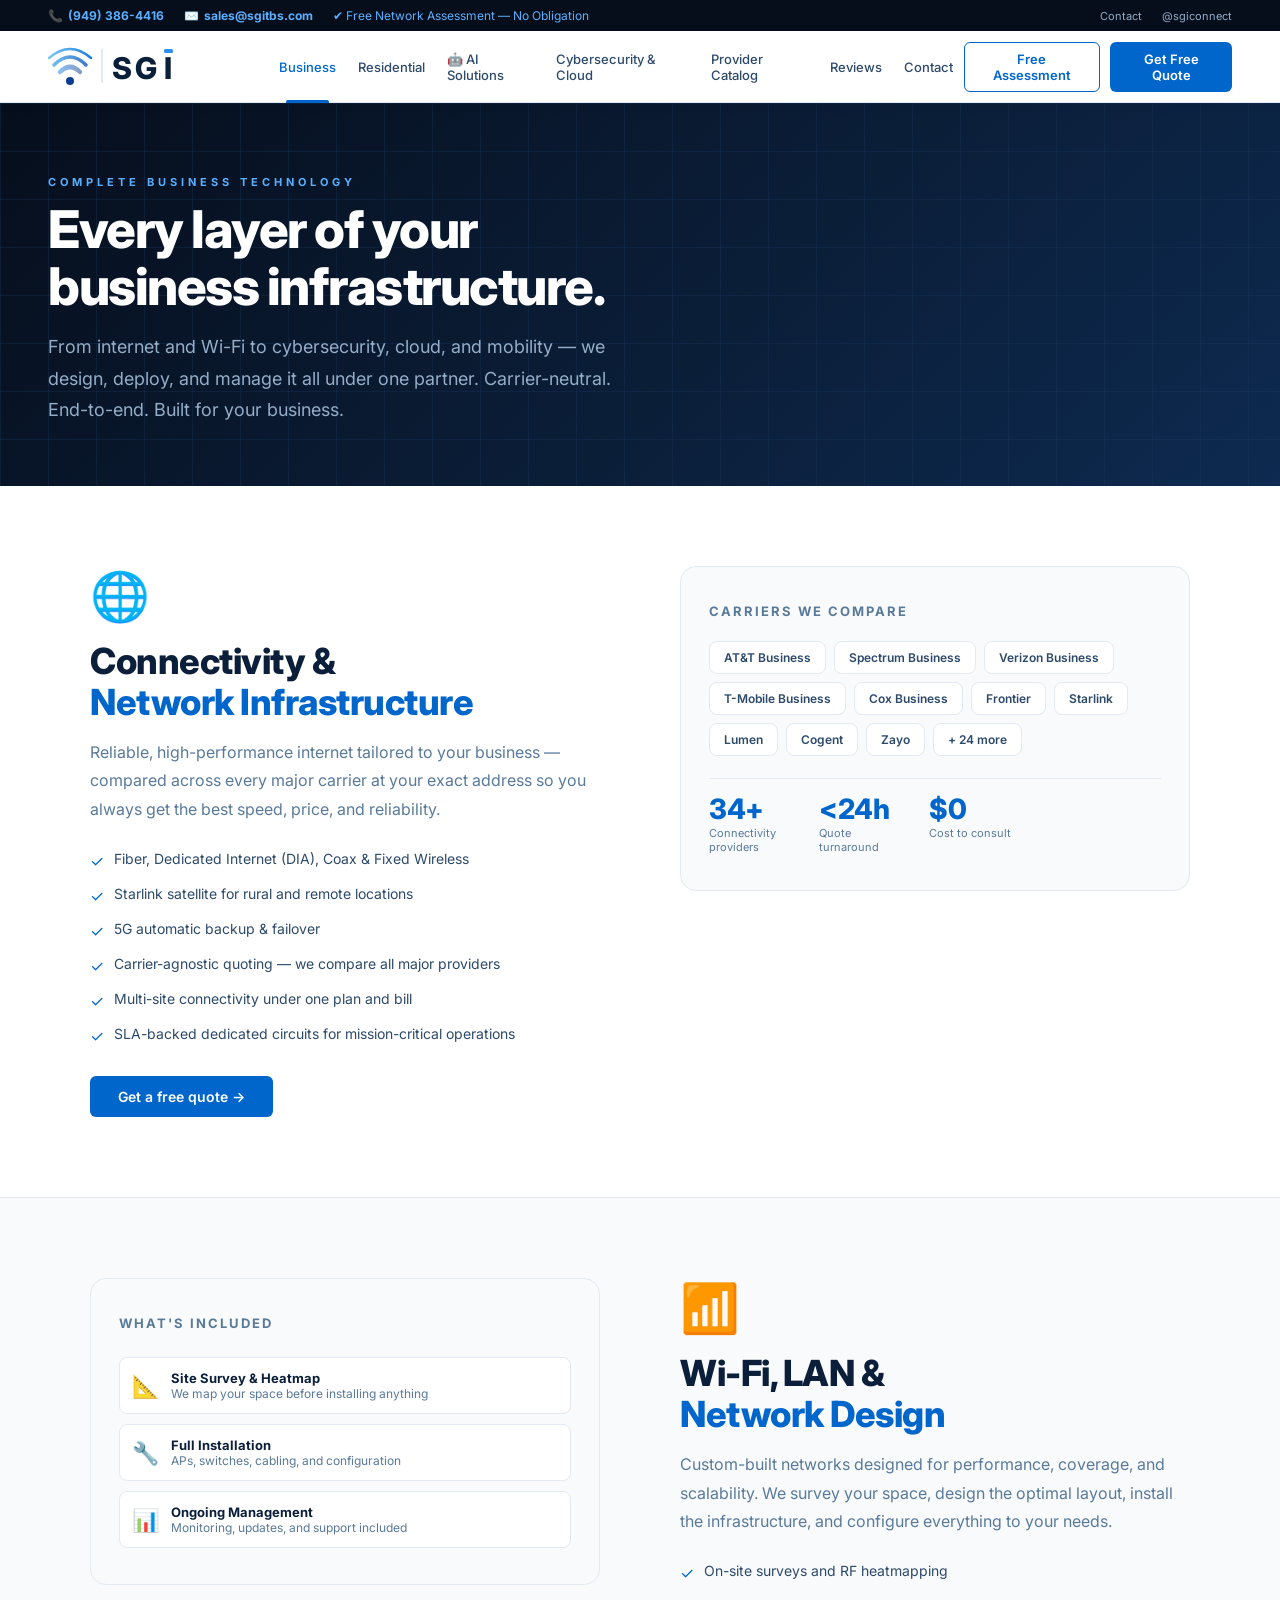
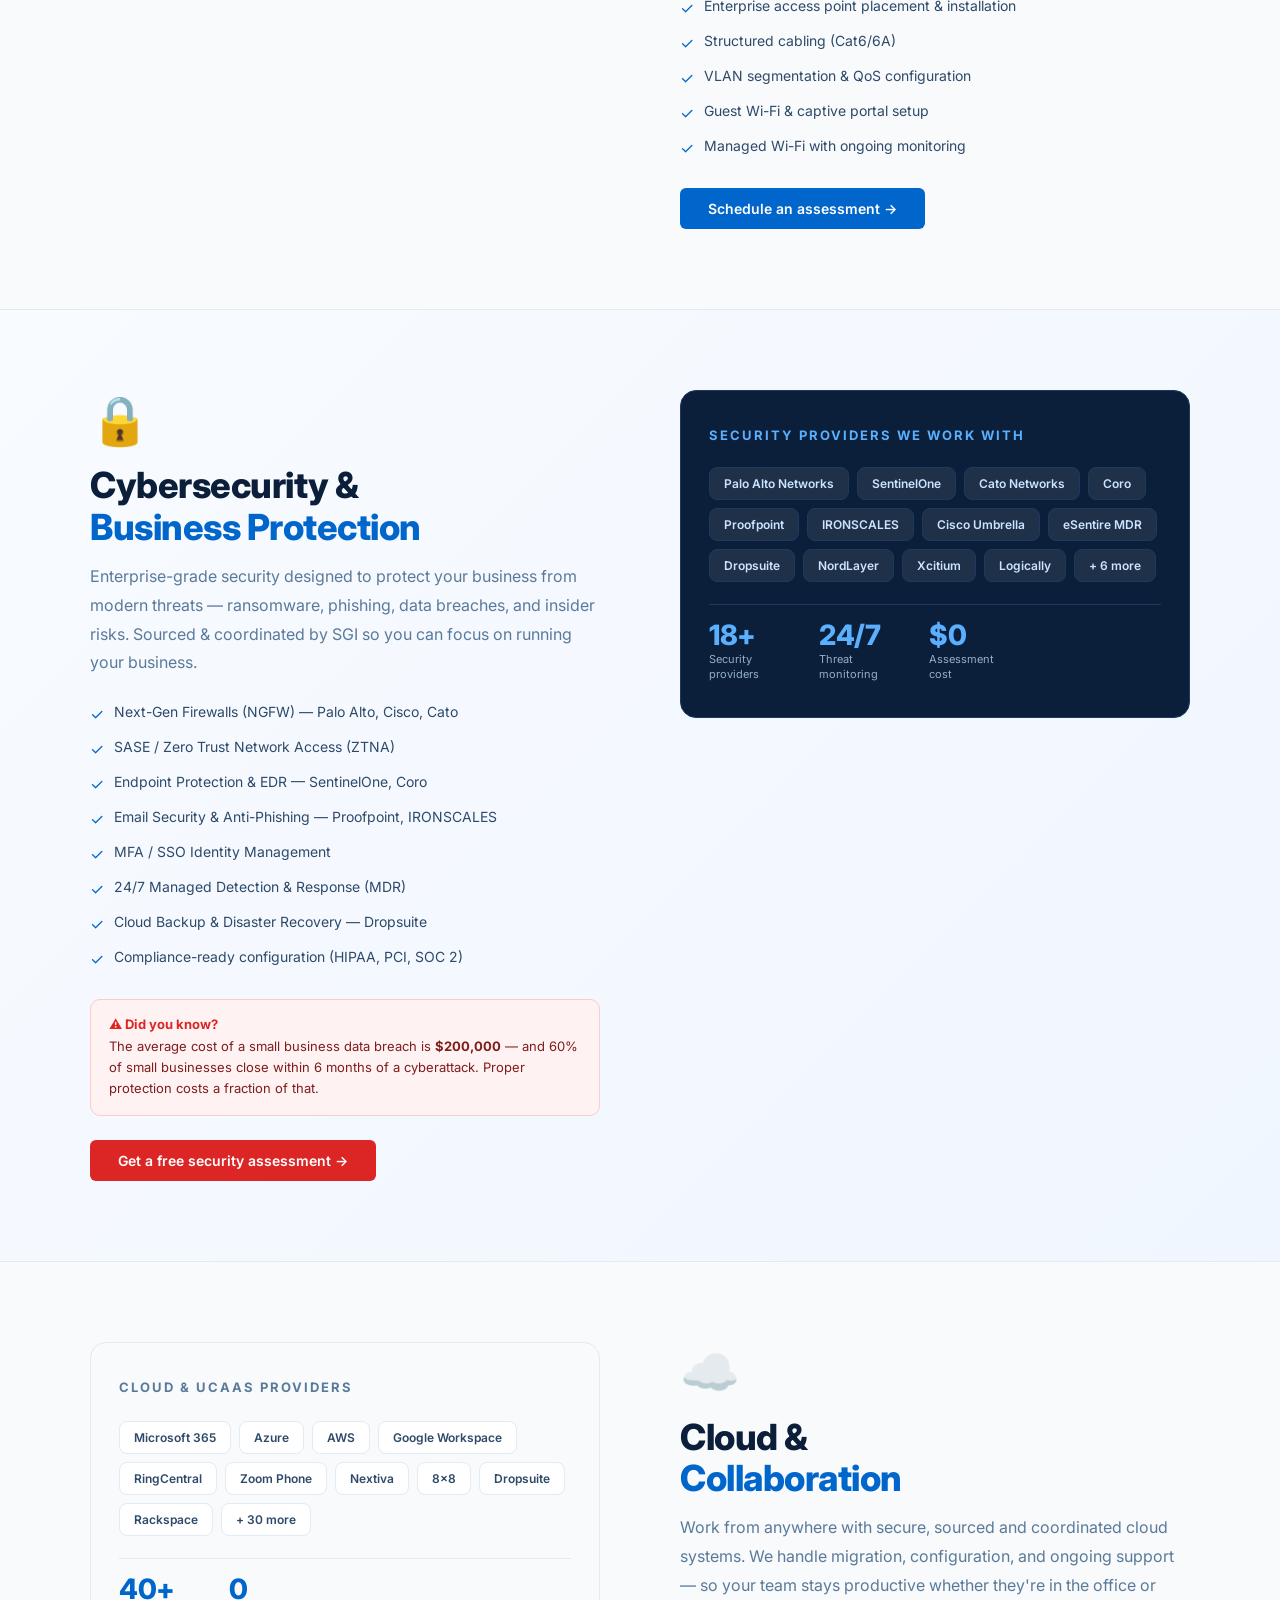
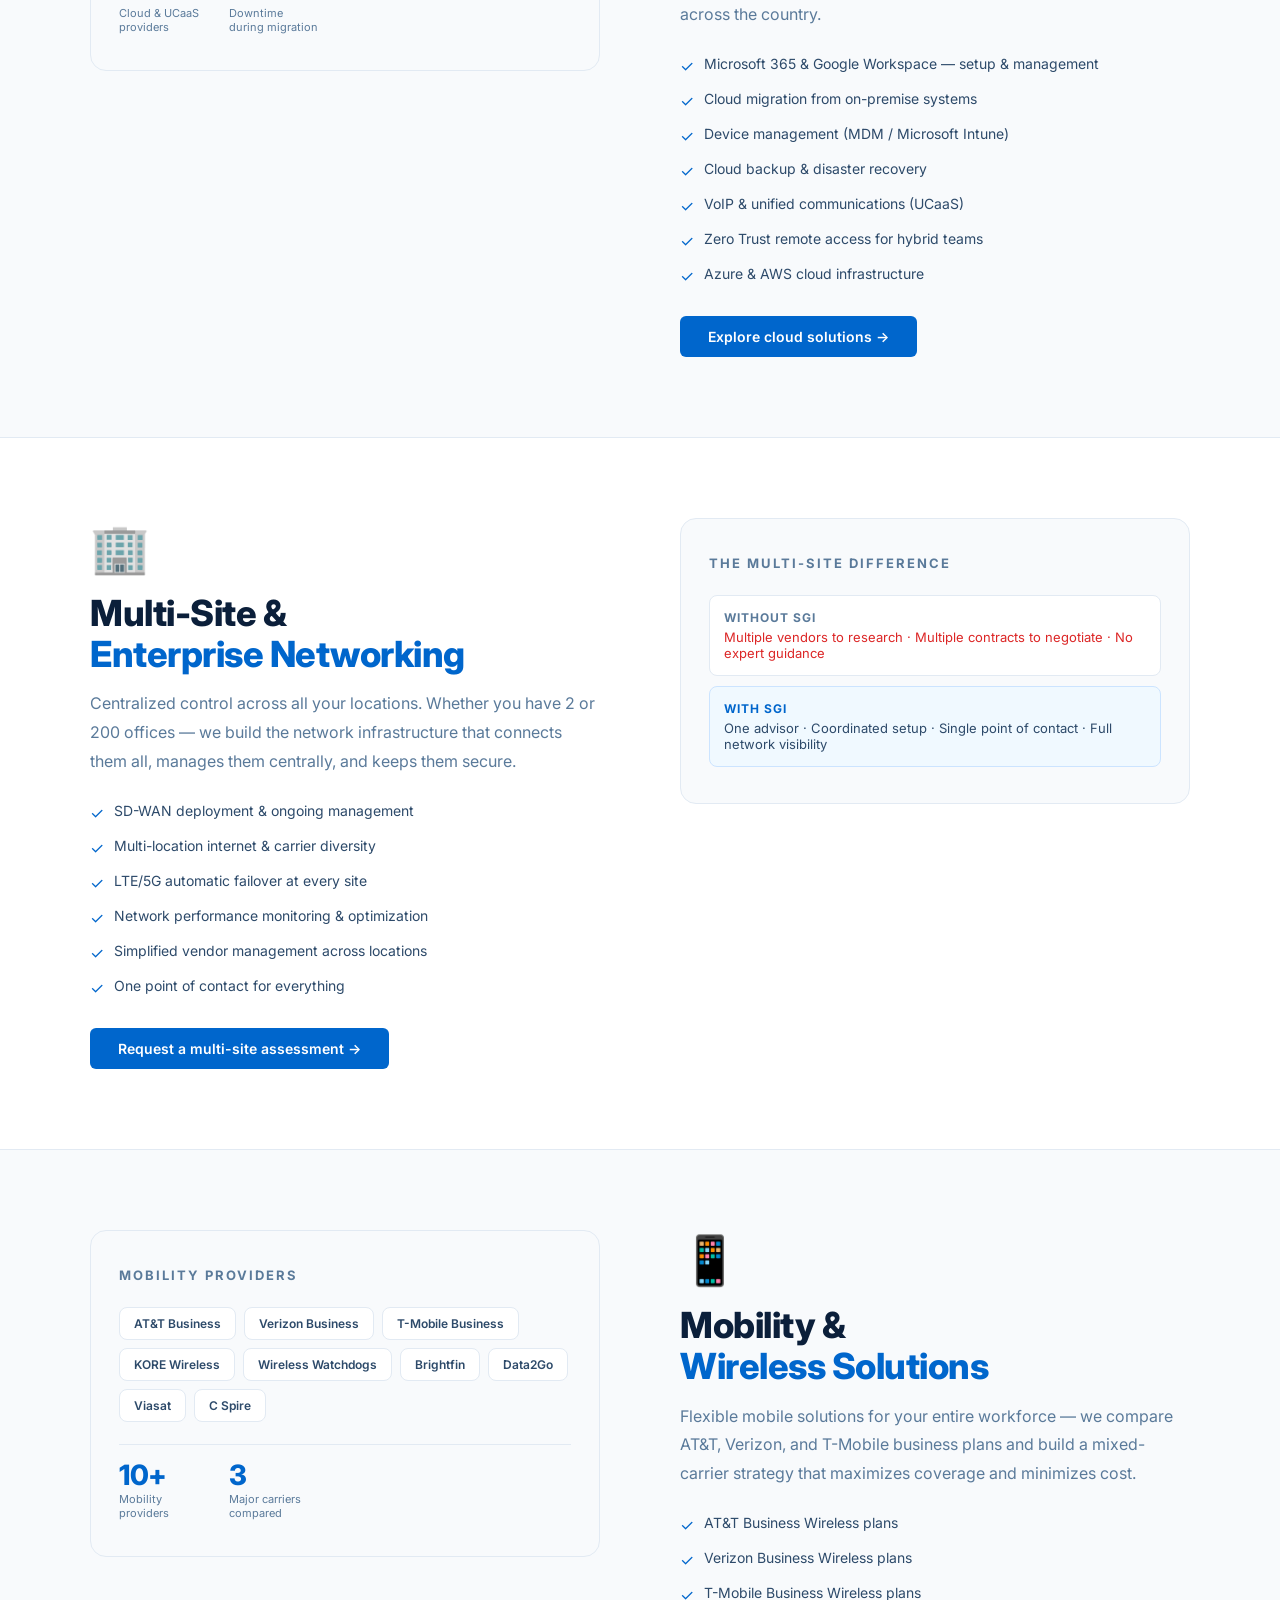
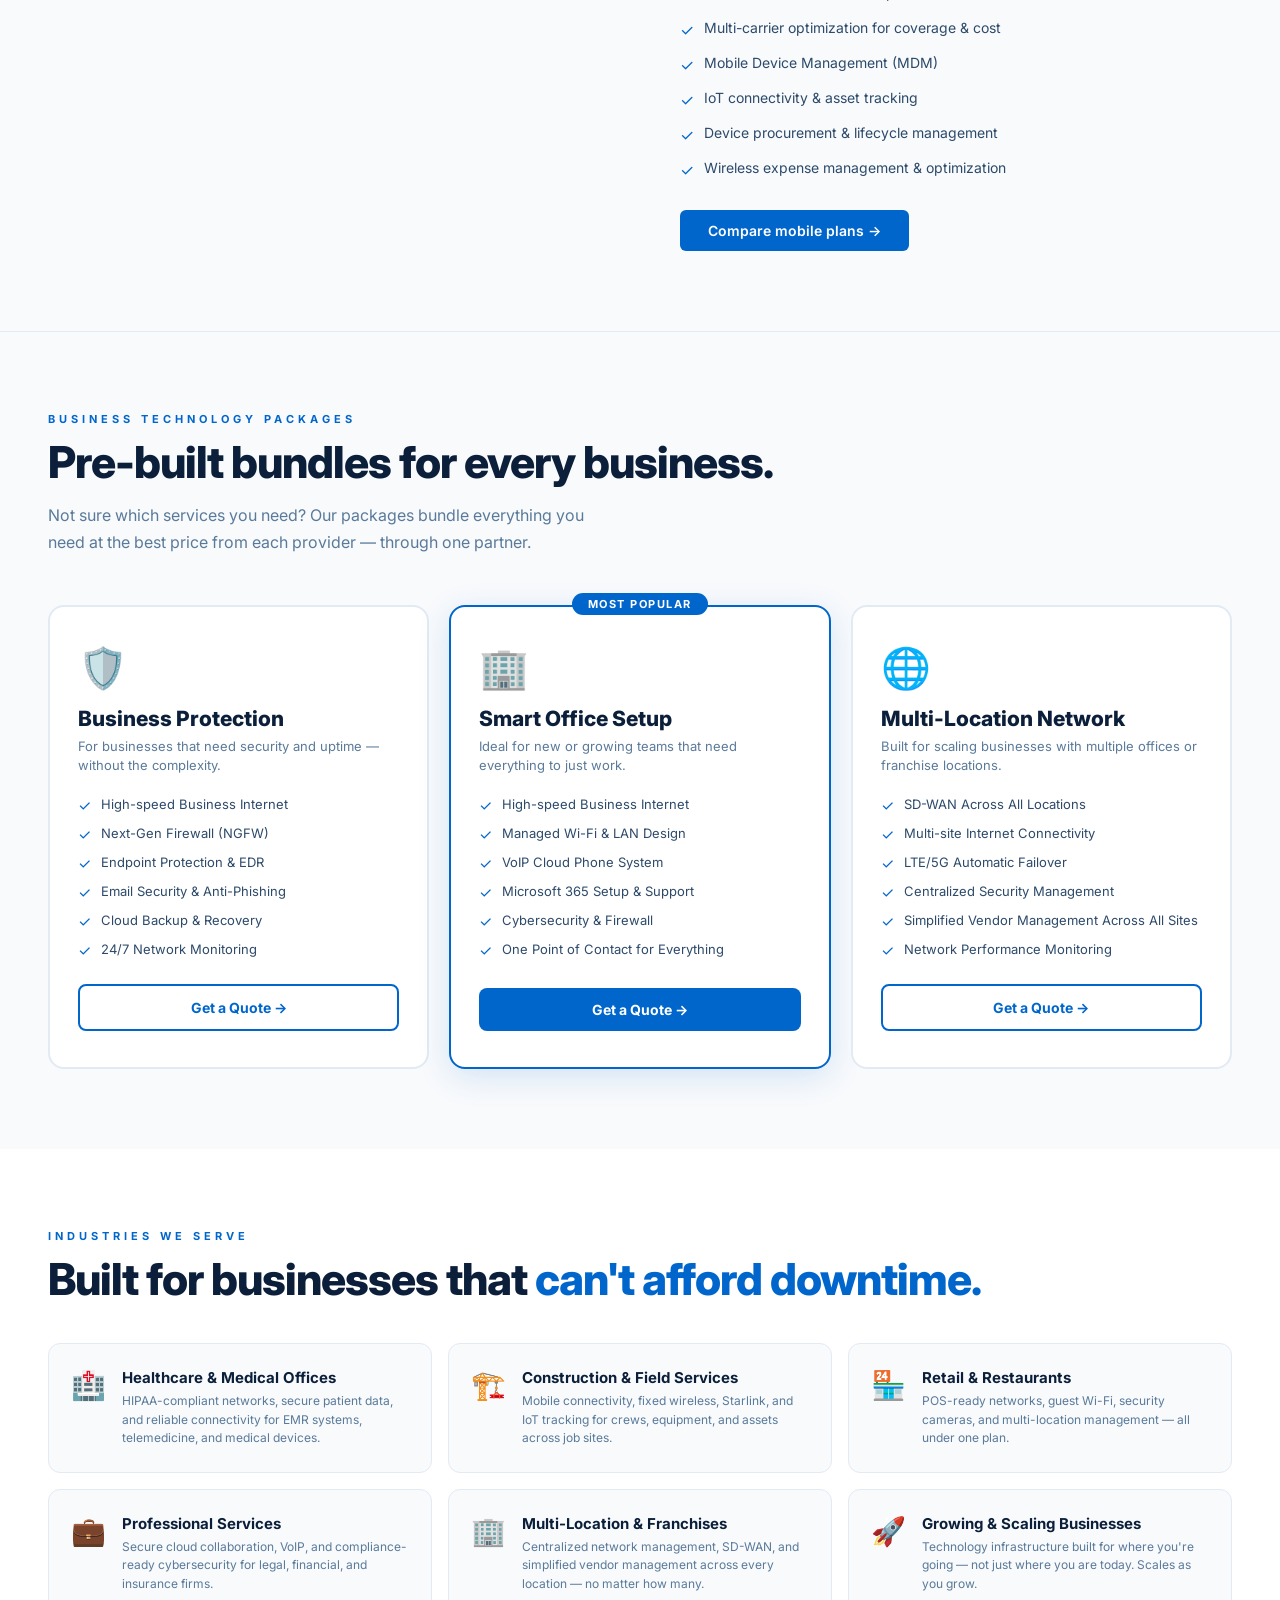
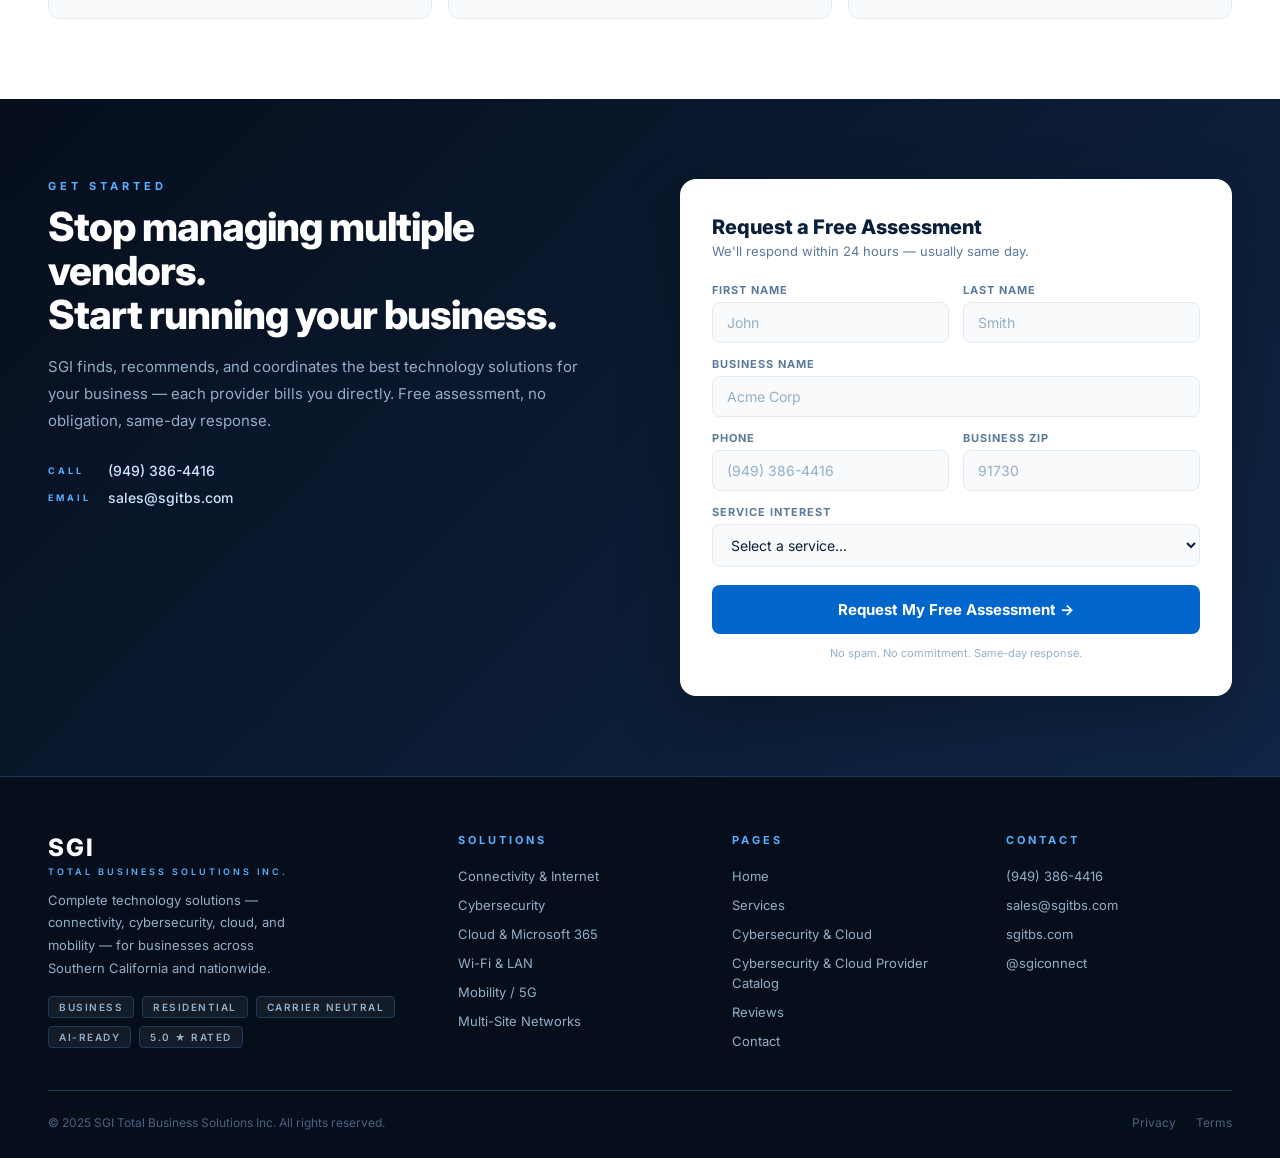
<file: services.html>
<!DOCTYPE html>
<html lang="en">
<head>
<meta charset="UTF-8"/>
<meta name="viewport" content="width=device-width, initial-scale=1.0"/>
<title>Services — SGI Total Business Solutions</title>
<meta name="description" content="SGI delivers complete business technology — internet, cybersecurity, cloud, Wi-Fi, mobility, and multi-site networking. Carrier-neutral. End-to-end. Southern California and nationwide."/>
<link href="https://fonts.googleapis.com/css2?family=Inter:wght@300;400;500;600;700;800;900&display=swap" rel="stylesheet"/>
<style>

/* ═══════════════════════════════════════
   SGI TOTAL BUSINESS SOLUTIONS
   shared.css — used by all pages
═══════════════════════════════════════ */

*, *::before, *::after { box-sizing: border-box; margin: 0; padding: 0; }

:root {
  --navy:       #0b1f3a;
  --navy-deep:  #060e1c;
  --navy-mid:   #102646;
  --navy-border:#1c3a60;
  --blue:       #0066cc;
  --blue-mid:   #1a7de0;
  --blue-light: #5ab0ff;
  --blue-pale:  #cce4ff;
  --white:      #ffffff;
  --gray-50:    #f8fafc;
  --gray-100:   #f0f4f8;
  --gray-200:   #e2eaf3;
  --gray-400:   #94aec8;
  --gray-600:   #4a6282;
  --text-dark:  #0b1f3a;
  --text-mid:   #2d4a6a;
  --text-muted: #5a7a9a;
}

html { scroll-behavior: smooth; }
body { font-family: 'Inter', sans-serif; font-weight: 400; color: var(--text-dark); background: #fff; overflow-x: hidden; }
a { text-decoration: none; }
::-webkit-scrollbar { width: 4px; }
::-webkit-scrollbar-track { background: var(--navy-deep); }
::-webkit-scrollbar-thumb { background: var(--navy-border); }

/* ── TOP BAR ── */
.topbar { background: var(--navy-deep); padding: 8px 48px; display: flex; align-items: center; justify-content: space-between; flex-wrap: wrap; gap: 8px; }
.topbar-left { display: flex; gap: 20px; flex-wrap: wrap; }
.topbar-item { font-size: 12px; color: var(--gray-400); display: flex; align-items: center; gap: 5px; }
.topbar-item strong { color: var(--blue-light); }
.tbs-highlight { color: #5ab0ff; }
.topbar-right { display: flex; gap: 20px; }
.topbar-right a { font-size: 11px; color: var(--gray-400); transition: color .2s; }
.topbar-right a:hover { color: white; }

/* ── NAV ── */
.nav { background: white; border-bottom: 1px solid var(--gray-200); display: flex; align-items: center; justify-content: space-between; padding: 0 48px; height: 72px; box-shadow: 0 1px 12px rgba(0,0,0,.06); position: sticky; top: 0; z-index: 1000; }
.nav-logo-wrap { display: flex; align-items: center; cursor: pointer; }
.nav-links { display: flex; list-style: none; gap: 0; }
.nav-links a { padding: 0 11px; height: 72px; display: flex; align-items: center; font-size: 13px; font-weight: 500; color: var(--text-mid); transition: color .2s; position: relative; }
.nav-links a::after { content:''; position:absolute; bottom:0; left:18px; right:18px; height:3px; background:var(--blue); transform:scaleX(0); transition:transform .2s; border-radius:2px 2px 0 0; }
.nav-links a:hover, .nav-links a.active { color: var(--blue); }
.nav-links a:hover::after, .nav-links a.active::after { transform:scaleX(1); }
.nav-right { display: flex; gap: 10px; }

/* Buttons */
.btn-ghost { background:transparent; color:var(--blue); border:1.5px solid var(--blue); border-radius:6px; padding:8px 14px; font-family:'Inter',sans-serif; font-size:13px; font-weight:600; cursor:pointer; transition:all .2s; }
.btn-ghost:hover { background:var(--blue); color:white; }
.btn-solid { background:var(--blue); color:white; border:none; border-radius:6px; padding:9px 14px; font-family:'Inter',sans-serif; font-size:13px; font-weight:600; cursor:pointer; transition:all .2s; }
.btn-solid:hover { background:var(--blue-mid); transform:translateY(-1px); }

/* Hamburger */
.hamburger { display:none; background:none; border:none; font-size:22px; cursor:pointer; color:var(--text-dark); padding:8px; }
.mobile-menu { display:none; flex-direction:column; background:white; border-bottom:1px solid var(--gray-200); padding:12px 24px; gap:4px; position:sticky; top:72px; z-index:999; box-shadow:0 4px 12px rgba(0,0,0,.08); }
.mobile-menu.open { display:flex; }
.mobile-menu a { font-size:15px; font-weight:500; color:var(--text-mid); padding:10px 0; border-bottom:1px solid var(--gray-100); }
.mobile-menu a:last-child { border-bottom:none; }
.mobile-menu .mobile-cta { background:var(--blue); color:white; text-align:center; border-radius:6px; padding:12px; margin-top:8px; font-weight:600; border-bottom:none; }

/* ── HERO ── */
.hero { min-height:92vh; display:flex; align-items:center; padding:80px 48px; position:relative; overflow:hidden; background:linear-gradient(135deg,var(--navy-deep) 0%,var(--navy) 50%,#0d2a50 100%); }
.hero-bg { position:absolute; inset:0; background-image:linear-gradient(rgba(28,58,96,.3) 1px,transparent 1px),linear-gradient(90deg,rgba(28,58,96,.3) 1px,transparent 1px); background-size:48px 48px; }
.hero-glow { position:absolute; top:-100px; right:-100px; width:700px; height:700px; background:radial-gradient(circle,rgba(0,102,204,.18) 0%,transparent 65%); pointer-events:none; }
.hero-content { position:relative; z-index:2; max-width:620px; }
.hero-badge { display:inline-flex; align-items:center; gap:8px; background:rgba(0,102,204,.2); border:1px solid rgba(0,102,204,.4); border-radius:100px; padding:6px 16px; margin-bottom:28px; }
.badge-dot { width:7px; height:7px; border-radius:50%; background:var(--blue-light); animation:pulse 2s infinite; }
@keyframes pulse { 0%,100%{opacity:1}50%{opacity:.4} }
.hero-badge span { font-size:12px; font-weight:500; color:#cce4ff; }
.hero h1 { font-size:64px; font-weight:800; line-height:1.06; color:white; margin-bottom:24px; letter-spacing:-1.5px; }
.hero h1 .blue { color:var(--blue-light); }
.hero h1 .thin { font-weight:300; }
.hero-sub { font-size:17px; color:var(--gray-400); line-height:1.75; max-width:520px; margin-bottom:36px; }
.hero-pills { display:flex; gap:10px; flex-wrap:wrap; margin-bottom:40px; }
.hero-pill { background:rgba(255,255,255,.07); border:1px solid rgba(255,255,255,.12); border-radius:6px; padding:7px 14px; font-size:12px; font-weight:500; color:#cce4ff; }
.hero-btns { display:flex; gap:14px; flex-wrap:wrap; margin-bottom:56px; }
.btn-hero-primary { background:var(--blue); color:white; border:none; border-radius:8px; padding:16px 36px; font-family:'Inter',sans-serif; font-size:15px; font-weight:700; cursor:pointer; transition:all .2s; }
.btn-hero-primary:hover { background:var(--blue-mid); transform:translateY(-2px); box-shadow:0 12px 32px rgba(0,102,204,.4); }
.btn-hero-outline { background:transparent; color:white; border:1.5px solid rgba(255,255,255,.3); border-radius:8px; padding:16px 36px; font-family:'Inter',sans-serif; font-size:15px; font-weight:600; cursor:pointer; transition:all .2s; }
.btn-hero-outline:hover { border-color:white; background:rgba(255,255,255,.07); }
.hero-stats { display:flex; gap:48px; flex-wrap:wrap; padding-top:40px; border-top:1px solid rgba(255,255,255,.1); }
.h-stat { display:flex; flex-direction:column; gap:4px; }
.h-stat-num { font-size:36px; font-weight:800; color:white; letter-spacing:-1px; line-height:1; }
.h-stat-num span { color:var(--blue-light); }
.h-stat-label { font-size:12px; color:var(--gray-400); max-width:110px; line-height:1.4; }
.hero-visual { position:absolute; right:48px; top:50%; transform:translateY(-50%); z-index:2; opacity:.7; }

/* ── TRUST BAR ── */
.trust-bar { background:white; border-bottom:1px solid var(--gray-200); padding:18px 48px; display:flex; align-items:center; justify-content:space-between; flex-wrap:wrap; gap:16px; }
.trust-item { display:flex; align-items:center; gap:10px; }
.trust-icon { width:36px; height:36px; background:var(--blue-pale); border-radius:8px; display:flex; align-items:center; justify-content:center; font-size:16px; flex-shrink:0; }
.ti-title { font-size:14px; font-weight:700; color:var(--text-dark); }
.ti-sub { font-size:11px; color:var(--text-muted); }
.trust-div { width:1px; height:32px; background:var(--gray-200); }

/* ── TICKER ── */
.ticker-wrap { background:var(--gray-50); border-bottom:1px solid var(--gray-200); padding:14px 0; overflow:hidden; }
.ticker-track { display:flex; gap:56px; animation:ticker 28s linear infinite; white-space:nowrap; }
.ticker-chip { font-size:13px; font-weight:600; color:var(--text-muted); flex-shrink:0; }
@keyframes ticker { from{transform:translateX(0)} to{transform:translateX(-50%)} }

/* ── SECTIONS ── */
.section-light { padding:80px 48px; background:white; }
.section-gray  { padding:80px 48px; background:var(--gray-50); }
.section-dark  { padding:80px 48px; background:var(--navy-deep); }
.section-navy  { padding:80px 48px; background:var(--navy); }
.section-label { font-size:11px; font-weight:700; letter-spacing:4px; text-transform:uppercase; color:var(--blue); margin-bottom:12px; }
.section-label.light { color:var(--blue-light); }
.section-title { font-size:44px; font-weight:800; line-height:1.1; letter-spacing:-1px; color:var(--text-dark); margin-bottom:16px; }
.section-title.light { color:white; }
.section-title .blue { color:var(--blue); }
.section-sub { font-size:16px; color:var(--text-muted); line-height:1.7; max-width:540px; margin-bottom:48px; }
.section-header-row { display:flex; align-items:flex-end; justify-content:space-between; margin-bottom:40px; flex-wrap:wrap; gap:20px; }
.see-all-btn { background:transparent; color:var(--blue); border:1.5px solid var(--blue); border-radius:6px; padding:9px 14px; font-size:13px; font-weight:600; cursor:pointer; transition:all .2s; white-space:nowrap; display:inline-block; }
.see-all-btn:hover { background:var(--blue); color:white; }

/* Services grid */
.services-grid { display:grid; grid-template-columns:repeat(3,1fr); gap:20px; }
.svc-card { background:white; border:1px solid var(--gray-200); border-radius:12px; padding:28px 24px; transition:all .25s; position:relative; overflow:hidden; }
.svc-card::before { content:''; position:absolute; top:0; left:0; right:0; height:4px; background:linear-gradient(90deg,var(--blue),var(--blue-light)); transform:scaleX(0); transform-origin:left; transition:transform .3s; }
.svc-card:hover { transform:translateY(-4px); box-shadow:0 16px 40px rgba(0,102,204,.12); border-color:var(--blue-pale); }
.svc-card:hover::before { transform:scaleX(1); }
.svc-icon { font-size:28px; margin-bottom:16px; }
.svc-card h3 { font-size:18px; font-weight:700; color:var(--text-dark); margin-bottom:10px; }
.svc-card p { font-size:14px; color:var(--text-muted); line-height:1.65; }

/* Why grid */
.why-grid { display:grid; grid-template-columns:1fr 1fr; gap:1px; background:var(--gray-200); border:1px solid var(--gray-200); border-radius:8px; overflow:hidden; margin-top:40px; }
.why-card { background:white; padding:36px 32px; }
.why-card.featured { background:var(--gray-50); }
.why-num { font-size:56px; font-weight:800; color:var(--gray-200); line-height:1; margin-bottom:12px; letter-spacing:-2px; }
.why-card h3 { font-size:22px; font-weight:700; color:var(--text-dark); margin-bottom:10px; }
.why-card p { font-size:14px; color:var(--text-muted); line-height:1.75; }

/* Reviews */
.reviews-grid { display:grid; grid-template-columns:repeat(3,1fr); gap:20px; }
.review-card { background:white; border:1px solid var(--gray-200); border-radius:12px; padding:28px 24px; transition:all .2s; }
.review-card:hover { border-color:var(--blue-pale); box-shadow:0 8px 28px rgba(0,0,0,.07); transform:translateY(-2px); }
.rev-stars { color:#f59e0b; font-size:16px; letter-spacing:2px; margin-bottom:14px; }
.rev-text { font-size:14px; color:var(--text-mid); line-height:1.75; margin-bottom:18px; font-style:italic; }
.rev-author { font-size:13px; font-weight:700; color:var(--text-dark); }
.rev-biz { font-size:12px; color:var(--text-muted); margin-top:2px; }
.rating-block { text-align:right; }
.rating-num { font-size:48px; font-weight:800; color:var(--blue); line-height:1; letter-spacing:-2px; }
.rating-stars { color:#f59e0b; font-size:18px; letter-spacing:2px; }
.rating-sub { font-size:12px; color:var(--text-muted); margin-top:4px; }

/* CTA band */
.cta-band { background:linear-gradient(135deg,var(--navy-deep) 0%,var(--navy-mid) 100%); padding:80px 48px; display:grid; grid-template-columns:1fr 1fr; gap:80px; align-items:start; }
.cta-left h2 { font-size:40px; font-weight:800; color:white; line-height:1.1; letter-spacing:-1px; margin-bottom:16px; }
.cta-left p { font-size:15px; color:var(--gray-400); line-height:1.8; margin-bottom:28px; }
.cta-contacts { display:flex; flex-direction:column; gap:10px; }
.cta-contact { display:flex; align-items:center; gap:12px; font-size:14px; font-weight:500; color:#cce4ff; }
.cc-label { font-size:9px; font-weight:700; letter-spacing:3px; text-transform:uppercase; color:var(--blue-light); min-width:48px; }

/* Quote form */
.quote-form { background:white; border-radius:16px; padding:36px 32px; box-shadow:0 24px 64px rgba(0,0,0,.24); }
.form-title { font-size:20px; font-weight:800; color:var(--text-dark); margin-bottom:4px; }
.form-sub { font-size:13px; color:var(--text-muted); margin-bottom:24px; }
.form-grp { display:flex; flex-direction:column; gap:5px; margin-bottom:14px; }
.form-grp label { font-size:11px; font-weight:700; letter-spacing:1px; text-transform:uppercase; color:var(--text-muted); }
.form-grp input, .form-grp select { width:100%; background:var(--gray-50); border:1.5px solid var(--gray-200); border-radius:8px; padding:11px 14px; font-family:'Inter',sans-serif; font-size:14px; color:var(--text-dark); outline:none; transition:border-color .2s; }
.form-grp input:focus, .form-grp select:focus { border-color:var(--blue); background:white; box-shadow:0 0 0 3px rgba(0,102,204,.1); }
.form-grp input::placeholder { color:var(--gray-400); }
.form-row-2 { display:grid; grid-template-columns:1fr 1fr; gap:14px; }
.form-btn { width:100%; background:var(--blue); color:white; border:none; border-radius:8px; padding:15px; font-family:'Inter',sans-serif; font-size:15px; font-weight:700; cursor:pointer; margin-top:4px; transition:all .2s; }
.form-btn:hover { background:var(--blue-mid); transform:translateY(-1px); box-shadow:0 8px 24px rgba(0,102,204,.35); }
.form-disclaimer { font-size:11px; color:var(--gray-400); text-align:center; margin-top:12px; }

/* ── FOOTER ── */
.footer { background:var(--navy-deep); padding:56px 48px 28px; border-top:1px solid var(--navy-border); }
.footer-top { display:grid; grid-template-columns:1.6fr 1fr 1fr 1fr; gap:48px; padding-bottom:40px; border-bottom:1px solid var(--navy-border); margin-bottom:24px; }
.footer-logo { font-family:'Inter',sans-serif; font-size:24px; font-weight:800; color:white; letter-spacing:2px; }
.footer-tagline { font-size:9px; font-weight:600; letter-spacing:3px; text-transform:uppercase; color:var(--blue-light); margin:4px 0 12px; }
.footer-brand p { font-size:13px; color:var(--gray-400); line-height:1.75; max-width:260px; margin-bottom:16px; }
.footer-badges { display:flex; gap:8px; flex-wrap:wrap; }
.footer-badges span { background:rgba(255,255,255,.06); border:1px solid var(--navy-border); border-radius:4px; padding:4px 10px; font-size:10px; font-weight:600; letter-spacing:1.5px; text-transform:uppercase; color:var(--gray-400); }
.footer-col h4 { font-size:11px; font-weight:700; letter-spacing:3px; text-transform:uppercase; color:var(--blue-light); margin-bottom:18px; }
.footer-col ul { list-style:none; display:flex; flex-direction:column; gap:9px; }
.footer-col a { font-size:13px; color:var(--gray-400); transition:color .2s; }
.footer-col a:hover { color:white; }
.footer-bottom { display:flex; align-items:center; justify-content:space-between; flex-wrap:wrap; gap:12px; font-size:12px; color:var(--gray-600); }
.footer-links { display:flex; gap:20px; }
.footer-links a { font-size:12px; color:var(--gray-600); transition:color .2s; }
.footer-links a:hover { color:var(--blue-light); }

/* ── PAGE HERO (inner pages) ── */
.page-hero { background:linear-gradient(135deg,var(--navy-deep) 0%,var(--navy) 60%,#0d2a50 100%); padding:72px 48px 60px; position:relative; overflow:hidden; }
.page-hero::before { content:''; position:absolute; inset:0; background-image:linear-gradient(rgba(28,58,96,.3) 1px,transparent 1px),linear-gradient(90deg,rgba(28,58,96,.3) 1px,transparent 1px); background-size:48px 48px; }
.page-hero-inner { position:relative; z-index:2; }
.page-hero h1 { font-size:52px; font-weight:800; color:white; line-height:1.1; letter-spacing:-1.5px; margin-bottom:16px; }
.page-hero p { font-size:18px; color:var(--gray-400); line-height:1.75; max-width:600px; }

/* ── COMPARE TABLE ── */
.compare-wrap { overflow-x:auto; border-radius:12px; border:1px solid var(--gray-200); box-shadow:0 4px 24px rgba(0,0,0,.06); }
.compare-table { width:100%; border-collapse:collapse; min-width:680px; }
.compare-table th { padding:18px 22px; font-size:13px; font-weight:700; text-align:left; border-bottom:2px solid var(--gray-200); }
.compare-table th.sgi-col { background:var(--navy); color:white; text-align:center; }
.compare-table th.car-col { background:white; color:var(--text-mid); text-align:center; }
.compare-table th:first-child { background:var(--gray-50); color:var(--text-muted); }
.compare-table td { padding:14px 22px; font-size:14px; border-bottom:1px solid var(--gray-100); vertical-align:middle; }
.compare-table td:first-child { font-weight:600; color:var(--text-mid); background:var(--gray-50); font-size:13px; }
.compare-table td.sgi-col { background:rgba(0,102,204,.04); text-align:center; font-weight:600; color:var(--blue); }
.compare-table td.car-col { text-align:center; color:var(--text-muted); }
.compare-table tr:last-child td { border-bottom:none; }
.chk { color:#16a34a; font-size:18px; }
.crs { color:#dc2626; font-size:16px; }
.prt { color:#d97706; font-size:13px; font-weight:600; }

/* ── STEPS ── */
.steps-row { display:grid; grid-template-columns:repeat(4,1fr); gap:0; position:relative; margin-top:48px; }
.steps-row::before { content:''; position:absolute; top:28px; left:calc(12.5% + 4px); right:calc(12.5% + 4px); height:2px; background:var(--blue-pale); z-index:0; }
.step { display:flex; flex-direction:column; align-items:center; text-align:center; padding:0 20px; position:relative; z-index:1; }
.step-num { width:56px; height:56px; border-radius:50%; background:var(--navy); color:white; display:flex; align-items:center; justify-content:center; font-size:20px; font-weight:800; margin-bottom:16px; border:4px solid white; box-shadow:0 0 0 2px var(--blue); }
.step h3 { font-size:16px; font-weight:700; color:var(--text-dark); margin-bottom:8px; }
.step p { font-size:13px; color:var(--text-muted); line-height:1.6; }

/* ── CARRIER CARDS ── */
.carrier-grid { display:grid; grid-template-columns:repeat(4,1fr); gap:16px; margin-top:16px; }
.carrier-card { background:white; border:1px solid var(--gray-200); border-radius:12px; padding:22px 18px; display:flex; flex-direction:column; gap:6px; transition:all .2s; }
.carrier-card:hover { border-color:var(--blue); box-shadow:0 4px 20px rgba(0,102,204,.1); transform:translateY(-2px); }
.carrier-dot { width:6px; height:6px; border-radius:50%; background:var(--blue); margin-bottom:4px; }
.carrier-name { font-size:16px; font-weight:700; color:var(--text-dark); }
.carrier-type { font-size:12px; color:var(--text-muted); line-height:1.4; }
.carrier-tag { display:inline-block; background:var(--blue-pale); color:var(--blue); font-size:10px; font-weight:700; letter-spacing:1px; text-transform:uppercase; padding:3px 10px; border-radius:100px; margin-top:4px; }

/* ── RESPONSIVE ── */
@media(max-width:960px){
  .topbar, .nav, .section-light, .section-gray, .section-dark, .section-navy, .cta-band, .footer, .page-hero { padding-left:20px; padding-right:20px; }
  .trust-bar { padding:16px 20px; }
  .nav-links, .nav-right { display:none; }
  .hamburger { display:block; }
  .hero { padding:80px 24px 60px; min-height:auto; }
  .hero h1 { font-size:40px; }
  .hero-visual { display:none; }
  .hero-stats { gap:24px; }
  .services-grid, .reviews-grid { grid-template-columns:1fr; }
  .why-grid { grid-template-columns:1fr; }
  .steps-row { grid-template-columns:repeat(2,1fr); gap:36px; }
  .steps-row::before { display:none; }
  .carrier-grid { grid-template-columns:repeat(2,1fr); }
  .cta-band { grid-template-columns:1fr; gap:40px; }
  .footer-top { grid-template-columns:1fr 1fr; gap:28px; }
  .section-title { font-size:32px; }
  .page-hero h1 { font-size:36px; }
  .compare-table th, .compare-table td { padding:10px 14px; font-size:12px; }
  .form-row-2 { grid-template-columns:1fr; }
}



.svc-detail { padding:80px 48px; border-bottom:1px solid var(--gray-200); }
.svc-detail:nth-child(even) { background:var(--gray-50); }
.svc-detail:nth-child(odd) { background:white; }
.svc-detail-inner {
  display:grid;
  grid-template-columns:1fr 1fr;
  gap:80px;
  align-items:start;
  max-width:1100px;
  margin:0 auto;
}
.svc-detail-inner.reverse { direction:rtl; }
.svc-detail-inner.reverse > * { direction:ltr; }
.svc-big-icon {
  font-size:48px;
  margin-bottom:16px;
}
.svc-detail h2 {
  font-size:36px;
  font-weight:800;
  color:var(--text-dark);
  letter-spacing:-0.5px;
  line-height:1.15;
  margin-bottom:14px;
}
.svc-detail h2 span { color:var(--blue); }
.svc-detail .lead {
  font-size:16px;
  color:var(--text-muted);
  line-height:1.8;
  margin-bottom:24px;
}
.svc-feature-list {
  list-style:none;
  display:flex;
  flex-direction:column;
  gap:10px;
  margin-bottom:28px;
}
.svc-feature-list li {
  display:flex;
  align-items:flex-start;
  gap:10px;
  font-size:14px;
  color:var(--text-mid);
  line-height:1.5;
}
.svc-chk { color:var(--blue); font-size:16px; flex-shrink:0; margin-top:1px; }
.svc-visual {
  background:var(--gray-50);
  border:1px solid var(--gray-200);
  border-radius:16px;
  padding:36px 28px;
  display:flex;
  flex-direction:column;
  gap:14px;
}
.svc-visual.dark {
  background:var(--navy);
  border-color:var(--navy-border);
}
.svc-stat-row {
  display:flex;
  gap:20px;
  flex-wrap:wrap;
  padding-top:16px;
  border-top:1px solid var(--gray-200);
  margin-top:8px;
}
.svc-stat {
  display:flex;
  flex-direction:column;
  gap:3px;
}
.svc-stat-num {
  font-size:28px;
  font-weight:800;
  color:var(--blue);
  letter-spacing:-0.5px;
  line-height:1;
}
.svc-stat-label {
  font-size:11px;
  color:var(--text-muted);
  max-width:90px;
  line-height:1.3;
}
.provider-badge {
  display:inline-flex;
  align-items:center;
  gap:6px;
  background:white;
  border:1px solid var(--gray-200);
  border-radius:8px;
  padding:8px 14px;
  font-size:12px;
  font-weight:600;
  color:var(--text-mid);
}
.provider-badge.dark-bg {
  background:rgba(255,255,255,0.08);
  border-color:var(--navy-border);
  color:#cce4ff;
}
.badges-wrap {
  display:flex;
  flex-wrap:wrap;
  gap:8px;
}
.pkg-section {
  padding:80px 48px;
  background:var(--gray-50);
}
.packages-3 {
  display:grid;
  grid-template-columns:repeat(3,1fr);
  gap:20px;
  margin-top:40px;
}
.pkg-c {
  background:white;
  border:2px solid var(--gray-200);
  border-radius:16px;
  padding:36px 28px;
  position:relative;
  display:flex;
  flex-direction:column;
  transition:all .25s;
}
.pkg-c:hover { transform:translateY(-4px); box-shadow:0 16px 40px rgba(0,102,204,.1); }
.pkg-c.hot { border-color:var(--blue); box-shadow:0 8px 32px rgba(0,102,204,.15); }
.pkg-c-badge {
  position:absolute;
  top:-14px;left:50%;transform:translateX(-50%);
  background:var(--blue);color:white;
  font-size:11px;font-weight:700;
  letter-spacing:1.5px;text-transform:uppercase;
  padding:4px 16px;border-radius:100px;white-space:nowrap;
}
.pkg-c-icon { font-size:40px; margin-bottom:14px; }
.pkg-c-name { font-size:21px; font-weight:800; color:var(--text-dark); margin-bottom:6px; }
.pkg-c-tag { font-size:13px; color:var(--text-muted); margin-bottom:20px; line-height:1.5; }
.pkg-c-list { list-style:none; display:flex; flex-direction:column; gap:10px; flex:1; margin-bottom:24px; }
.pkg-c-list li { display:flex; align-items:flex-start; gap:10px; font-size:13px; color:var(--text-mid); }
.pkg-c-list .ck { color:var(--blue); font-size:15px; flex-shrink:0; }
.pkg-c-btn {
  width:100%;background:var(--blue);color:white;
  border:none;border-radius:8px;padding:13px;
  font-family:'Inter',sans-serif;font-size:14px;font-weight:700;
  cursor:pointer;transition:all .2s;
}
.pkg-c-btn:hover { background:var(--blue-mid); transform:translateY(-1px); }
.pkg-c-btn.out {
  background:transparent;color:var(--blue);
  border:2px solid var(--blue);
}
.pkg-c-btn.out:hover { background:var(--blue);color:white; }

.ind-section { padding:80px 48px; background:white; }
.ind-6 {
  display:grid;
  grid-template-columns:repeat(3,1fr);
  gap:16px;
  margin-top:40px;
}
.ind-c {
  background:var(--gray-50);
  border:1px solid var(--gray-200);
  border-radius:12px;
  padding:24px 22px;
  display:flex;
  align-items:flex-start;
  gap:16px;
  transition:all .2s;
}
.ind-c:hover { border-color:var(--blue-pale); box-shadow:0 4px 20px rgba(0,102,204,.08); transform:translateY(-2px); }
.ind-em { font-size:28px; flex-shrink:0; }
.ind-c h3 { font-size:15px; font-weight:700; color:var(--text-dark); margin-bottom:5px; }
.ind-c p { font-size:12px; color:var(--text-muted); line-height:1.55; }

@media(max-width:960px){
  .svc-detail { padding:48px 20px; }
  .svc-detail-inner { grid-template-columns:1fr; gap:32px; direction:ltr !important; }
  .pkg-section { padding:48px 20px; }
  .packages-3 { grid-template-columns:1fr; }
  .ind-section { padding:48px 20px; }
  .ind-6 { grid-template-columns:1fr; }
}
</style>
</head>
<body>

<!-- TOP BAR -->
<div class="topbar">
  <div class="topbar-left">
    <div class="topbar-item">📞 <strong>(949) 386-4416</strong></div>
    <div class="topbar-item">✉️ <strong>sales@sgitbs.com</strong></div>
    <div class="topbar-item tbs-highlight">✔ Free Network Assessment — No Obligation</div>
  </div>
  <div class="topbar-right"><a href="contact.html">Contact</a><a href="#">@sgiconnect</a></div>
</div>

<!-- NAV -->
<nav class="nav">
  <a href="index.html"><div class="nav-logo-wrap"><svg width="220" height="44" viewBox="0 0 220 44" fill="none"><defs><linearGradient id="wgR1" x1="0" y1="0" x2="1" y2="0"><stop offset="0%" stop-color="#7ec8f0"/><stop offset="100%" stop-color="#1a7de0"/></linearGradient><linearGradient id="wgR2" x1="0" y1="0" x2="1" y2="0"><stop offset="0%" stop-color="#4aaae8" stop-opacity="0.8"/><stop offset="100%" stop-color="#0d5abf" stop-opacity="0.8"/></linearGradient><linearGradient id="wgR3" x1="0" y1="0" x2="1" y2="0"><stop offset="0%" stop-color="#1a7de0" stop-opacity="0.5"/><stop offset="100%" stop-color="#0a3d8f" stop-opacity="0.5"/></linearGradient></defs><circle cx="22" cy="36" r="4" fill="#0a3d8f"/><path d="M12 27 Q22 17 32 27" stroke="url(#wgR3)" stroke-width="4.5" fill="none" stroke-linecap="round"/><path d="M6 20 Q22 4 38 20" stroke="url(#wgR2)" stroke-width="3.5" fill="none" stroke-linecap="round"/><path d="M1 13 Q22 -5 43 13" stroke="url(#wgR1)" stroke-width="2.5" fill="none" stroke-linecap="round"/><line x1="54" y1="4" x2="54" y2="38" stroke="#d0dde8" stroke-width="1.2"/><text x="64" y="34" font-family="Inter,sans-serif" font-size="30" font-weight="800" fill="#0b1f3a" letter-spacing="-0.5">S</text><text x="87" y="34" font-family="Inter,sans-serif" font-size="30" font-weight="800" fill="#0b1f3a" letter-spacing="-0.5">G</text><text x="116" y="34" font-family="Inter,sans-serif" font-size="30" font-weight="800" fill="#0b1f3a">I</text><rect x="116" y="4" width="9" height="4" rx="1.5" fill="#2d8ff5"/></svg></div></a>
  <ul class="nav-links"><li><a href="index.html" class="active">Business</a></li>
    <li><a href="residential.html" class="nav-res">Residential</a></li>
    <li><a href="ai.html" class="ai-nav">🤖 AI Solutions</a></li>
    <li><a href="cybersecurity.html">Cybersecurity &amp; Cloud</a></li>
    <li><a href="providers.html">Provider Catalog</a></li>
    <li><a href="reviews.html">Reviews</a></li>
    <li><a href="contact.html">Contact</a></li></ul>
  <div class="nav-right">
    <button class="btn-ghost" onclick="window.location='contact.html'">Free Assessment</button>
    <button class="btn-solid" onclick="window.location='contact.html'">Get Free Quote</button>
  </div>
  <button class="hamburger" onclick="toggleMenu()" id="hamburger">☰</button>
</nav>
<div class="mobile-menu" id="mobileMenu">
  <a href="index.html">Business</a>
  <a href="residential.html" style="color:#0066cc;font-weight:700;">🏠 Residential</a>
  <a href="ai.html" style="color:#2d8ff5;font-weight:700;">🤖 AI Solutions</a>
  <a href="cybersecurity.html">Cybersecurity &amp; Cloud</a>
  <a href="providers.html">Provider Catalog</a>
  <a href="reviews.html">Reviews</a>
  <a href="contact.html">Contact</a>
  <a href="contact.html" class="mobile-cta">Get Free Quote</a>
</div>

<!-- PAGE HERO -->
<div class="page-hero">
  <div class="page-hero-inner">
    <div class="section-label light">Complete Business Technology</div>
    <h1>Every layer of your<br/>business infrastructure.</h1>
    <p>From internet and Wi-Fi to cybersecurity, cloud, and mobility — we design, deploy, and manage it all under one partner. Carrier-neutral. End-to-end. Built for your business.</p>
  </div>
</div>

<!-- SERVICE 1 — CONNECTIVITY -->
<div class="svc-detail">
  <div class="svc-detail-inner">
    <div>
      <div class="svc-big-icon">🌐</div>
      <h2>Connectivity &<br/><span>Network Infrastructure</span></h2>
      <p class="lead">Reliable, high-performance internet tailored to your business — compared across every major carrier at your exact address so you always get the best speed, price, and reliability.</p>
      <ul class="svc-feature-list">
        <li><span class="svc-chk">✓</span>Fiber, Dedicated Internet (DIA), Coax & Fixed Wireless</li>
        <li><span class="svc-chk">✓</span>Starlink satellite for rural and remote locations</li>
        <li><span class="svc-chk">✓</span>5G automatic backup & failover</li>
        <li><span class="svc-chk">✓</span>Carrier-agnostic quoting — we compare all major providers</li>
        <li><span class="svc-chk">✓</span>Multi-site connectivity under one plan and bill</li>
        <li><span class="svc-chk">✓</span>SLA-backed dedicated circuits for mission-critical operations</li>
      </ul>
      <button class="btn-solid" onclick="window.location='contact.html'" style="font-size:14px;padding:12px 28px;">Get a free quote →</button>
    </div>
    <div class="svc-visual">
      <div style="font-size:13px;font-weight:700;color:var(--text-muted);letter-spacing:2px;text-transform:uppercase;margin-bottom:8px;">Carriers we compare</div>
      <div class="badges-wrap">
        <span class="provider-badge">AT&T Business</span>
        <span class="provider-badge">Spectrum Business</span>
        <span class="provider-badge">Verizon Business</span>
        <span class="provider-badge">T-Mobile Business</span>
        <span class="provider-badge">Cox Business</span>
        <span class="provider-badge">Frontier</span>
        <span class="provider-badge">Starlink</span>
        <span class="provider-badge">Lumen</span>
        <span class="provider-badge">Cogent</span>
        <span class="provider-badge">Zayo</span>
        <span class="provider-badge">+ 24 more</span>
      </div>
      <div class="svc-stat-row">
        <div class="svc-stat"><div class="svc-stat-num">34+</div><div class="svc-stat-label">Connectivity providers</div></div>
        <div class="svc-stat"><div class="svc-stat-num">&lt;24h</div><div class="svc-stat-label">Quote turnaround</div></div>
        <div class="svc-stat"><div class="svc-stat-num">$0</div><div class="svc-stat-label">Cost to consult</div></div>
      </div>
    </div>
  </div>
</div>

<!-- SERVICE 2 — WIFI -->
<div class="svc-detail">
  <div class="svc-detail-inner reverse">
    <div>
      <div class="svc-big-icon">📶</div>
      <h2>Wi-Fi, LAN &<br/><span>Network Design</span></h2>
      <p class="lead">Custom-built networks designed for performance, coverage, and scalability. We survey your space, design the optimal layout, install the infrastructure, and configure everything to your needs.</p>
      <ul class="svc-feature-list">
        <li><span class="svc-chk">✓</span>On-site surveys and RF heatmapping</li>
        <li><span class="svc-chk">✓</span>Enterprise access point placement & installation</li>
        <li><span class="svc-chk">✓</span>Structured cabling (Cat6/6A)</li>
        <li><span class="svc-chk">✓</span>VLAN segmentation & QoS configuration</li>
        <li><span class="svc-chk">✓</span>Guest Wi-Fi & captive portal setup</li>
        <li><span class="svc-chk">✓</span>Managed Wi-Fi with ongoing monitoring</li>
      </ul>
      <button class="btn-solid" onclick="window.location='contact.html'" style="font-size:14px;padding:12px 28px;">Schedule an assessment →</button>
    </div>
    <div class="svc-visual">
      <div style="font-size:13px;font-weight:700;color:var(--text-muted);letter-spacing:2px;text-transform:uppercase;margin-bottom:12px;">What's included</div>
      <div style="display:flex;flex-direction:column;gap:10px;">
        <div style="display:flex;gap:12px;align-items:center;padding:12px;background:white;border-radius:8px;border:1px solid var(--gray-200);">
          <div style="font-size:22px;">📐</div><div><div style="font-size:13px;font-weight:700;color:var(--text-dark);">Site Survey & Heatmap</div><div style="font-size:12px;color:var(--text-muted);">We map your space before installing anything</div></div>
        </div>
        <div style="display:flex;gap:12px;align-items:center;padding:12px;background:white;border-radius:8px;border:1px solid var(--gray-200);">
          <div style="font-size:22px;">🔧</div><div><div style="font-size:13px;font-weight:700;color:var(--text-dark);">Full Installation</div><div style="font-size:12px;color:var(--text-muted);">APs, switches, cabling, and configuration</div></div>
        </div>
        <div style="display:flex;gap:12px;align-items:center;padding:12px;background:white;border-radius:8px;border:1px solid var(--gray-200);">
          <div style="font-size:22px;">📊</div><div><div style="font-size:13px;font-weight:700;color:var(--text-dark);">Ongoing Management</div><div style="font-size:12px;color:var(--text-muted);">Monitoring, updates, and support included</div></div>
        </div>
      </div>
    </div>
  </div>
</div>

<!-- SERVICE 3 — CYBERSECURITY -->
<div class="svc-detail" style="background:linear-gradient(135deg,#f8fbff,#f0f6ff);">
  <div class="svc-detail-inner">
    <div>
      <div class="svc-big-icon">🔒</div>
      <h2>Cybersecurity &<br/><span>Business Protection</span></h2>
      <p class="lead">Enterprise-grade security designed to protect your business from modern threats — ransomware, phishing, data breaches, and insider risks. Sourced &amp; coordinated by SGI so you can focus on running your business.</p>
      <ul class="svc-feature-list">
        <li><span class="svc-chk">✓</span>Next-Gen Firewalls (NGFW) — Palo Alto, Cisco, Cato</li>
        <li><span class="svc-chk">✓</span>SASE / Zero Trust Network Access (ZTNA)</li>
        <li><span class="svc-chk">✓</span>Endpoint Protection & EDR — SentinelOne, Coro</li>
        <li><span class="svc-chk">✓</span>Email Security & Anti-Phishing — Proofpoint, IRONSCALES</li>
        <li><span class="svc-chk">✓</span>MFA / SSO Identity Management</li>
        <li><span class="svc-chk">✓</span>24/7 Managed Detection & Response (MDR)</li>
        <li><span class="svc-chk">✓</span>Cloud Backup & Disaster Recovery — Dropsuite</li>
        <li><span class="svc-chk">✓</span>Compliance-ready configuration (HIPAA, PCI, SOC 2)</li>
      </ul>
      <div style="background:#fef2f2;border:1px solid #fecaca;border-radius:10px;padding:16px 18px;margin-bottom:24px;">
        <div style="font-size:13px;font-weight:700;color:#dc2626;margin-bottom:4px;">⚠️ Did you know?</div>
        <div style="font-size:13px;color:#7f1d1d;line-height:1.6;">The average cost of a small business data breach is <strong>$200,000</strong> — and 60% of small businesses close within 6 months of a cyberattack. Proper protection costs a fraction of that.</div>
      </div>
      <button class="btn-solid" onclick="window.location='contact.html'" style="font-size:14px;padding:12px 28px;background:#dc2626;">Get a free security assessment →</button>
    </div>
    <div class="svc-visual dark">
      <div style="font-size:13px;font-weight:700;color:#5ab0ff;letter-spacing:2px;text-transform:uppercase;margin-bottom:10px;">Security providers we work with</div>
      <div class="badges-wrap">
        <span class="provider-badge dark-bg">Palo Alto Networks</span>
        <span class="provider-badge dark-bg">SentinelOne</span>
        <span class="provider-badge dark-bg">Cato Networks</span>
        <span class="provider-badge dark-bg">Coro</span>
        <span class="provider-badge dark-bg">Proofpoint</span>
        <span class="provider-badge dark-bg">IRONSCALES</span>
        <span class="provider-badge dark-bg">Cisco Umbrella</span>
        <span class="provider-badge dark-bg">eSentire MDR</span>
        <span class="provider-badge dark-bg">Dropsuite</span>
        <span class="provider-badge dark-bg">NordLayer</span>
        <span class="provider-badge dark-bg">Xcitium</span>
        <span class="provider-badge dark-bg">Logically</span>
        <span class="provider-badge dark-bg">+ 6 more</span>
      </div>
      <div class="svc-stat-row" style="border-top-color:var(--navy-border);">
        <div class="svc-stat"><div class="svc-stat-num" style="color:#5ab0ff;">18+</div><div class="svc-stat-label" style="color:#94aec8;">Security providers</div></div>
        <div class="svc-stat"><div class="svc-stat-num" style="color:#5ab0ff;">24/7</div><div class="svc-stat-label" style="color:#94aec8;">Threat monitoring</div></div>
        <div class="svc-stat"><div class="svc-stat-num" style="color:#5ab0ff;">$0</div><div class="svc-stat-label" style="color:#94aec8;">Assessment cost</div></div>
      </div>
    </div>
  </div>
</div>

<!-- SERVICE 4 — CLOUD -->
<div class="svc-detail">
  <div class="svc-detail-inner reverse">
    <div>
      <div class="svc-big-icon">☁️</div>
      <h2>Cloud &<br/><span>Collaboration</span></h2>
      <p class="lead">Work from anywhere with secure, sourced and coordinated cloud systems. We handle migration, configuration, and ongoing support — so your team stays productive whether they're in the office or across the country.</p>
      <ul class="svc-feature-list">
        <li><span class="svc-chk">✓</span>Microsoft 365 & Google Workspace — setup & management</li>
        <li><span class="svc-chk">✓</span>Cloud migration from on-premise systems</li>
        <li><span class="svc-chk">✓</span>Device management (MDM / Microsoft Intune)</li>
        <li><span class="svc-chk">✓</span>Cloud backup & disaster recovery</li>
        <li><span class="svc-chk">✓</span>VoIP & unified communications (UCaaS)</li>
        <li><span class="svc-chk">✓</span>Zero Trust remote access for hybrid teams</li>
        <li><span class="svc-chk">✓</span>Azure & AWS cloud infrastructure</li>
      </ul>
      <button class="btn-solid" onclick="window.location='contact.html'" style="font-size:14px;padding:12px 28px;">Explore cloud solutions →</button>
    </div>
    <div class="svc-visual">
      <div style="font-size:13px;font-weight:700;color:var(--text-muted);letter-spacing:2px;text-transform:uppercase;margin-bottom:12px;">Cloud & UCaaS providers</div>
      <div class="badges-wrap">
        <span class="provider-badge">Microsoft 365</span>
        <span class="provider-badge">Azure</span>
        <span class="provider-badge">AWS</span>
        <span class="provider-badge">Google Workspace</span>
        <span class="provider-badge">RingCentral</span>
        <span class="provider-badge">Zoom Phone</span>
        <span class="provider-badge">Nextiva</span>
        <span class="provider-badge">8x8</span>
        <span class="provider-badge">Dropsuite</span>
        <span class="provider-badge">Rackspace</span>
        <span class="provider-badge">+ 30 more</span>
      </div>
      <div class="svc-stat-row">
        <div class="svc-stat"><div class="svc-stat-num">40+</div><div class="svc-stat-label">Cloud & UCaaS providers</div></div>
        <div class="svc-stat"><div class="svc-stat-num">0</div><div class="svc-stat-label">Downtime during migration</div></div>
      </div>
    </div>
  </div>
</div>

<!-- SERVICE 5 — MULTI-SITE -->
<div class="svc-detail">
  <div class="svc-detail-inner">
    <div>
      <div class="svc-big-icon">🏢</div>
      <h2>Multi-Site &<br/><span>Enterprise Networking</span></h2>
      <p class="lead">Centralized control across all your locations. Whether you have 2 or 200 offices — we build the network infrastructure that connects them all, manages them centrally, and keeps them secure.</p>
      <ul class="svc-feature-list">
        <li><span class="svc-chk">✓</span>SD-WAN deployment & ongoing management</li>
        <li><span class="svc-chk">✓</span>Multi-location internet & carrier diversity</li>
        <li><span class="svc-chk">✓</span>LTE/5G automatic failover at every site</li>
        <li><span class="svc-chk">✓</span>Network performance monitoring & optimization</li>
        <li><span class="svc-chk">✓</span>Simplified vendor management across locations</li>
        <li><span class="svc-chk">✓</span>One point of contact for everything</li>
      </ul>
      <button class="btn-solid" onclick="window.location='contact.html'" style="font-size:14px;padding:12px 28px;">Request a multi-site assessment →</button>
    </div>
    <div class="svc-visual">
      <div style="font-size:13px;font-weight:700;color:var(--text-muted);letter-spacing:2px;text-transform:uppercase;margin-bottom:10px;">The multi-site difference</div>
      <div style="display:flex;flex-direction:column;gap:10px;">
        <div style="padding:14px;background:white;border-radius:8px;border:1px solid var(--gray-200);">
          <div style="font-size:12px;font-weight:700;color:var(--text-muted);letter-spacing:1px;text-transform:uppercase;margin-bottom:4px;">Without SGI</div>
          <div style="font-size:13px;color:#dc2626;">Multiple vendors to research · Multiple contracts to negotiate · No expert guidance</div>
        </div>
        <div style="padding:14px;background:#f0f9ff;border-radius:8px;border:1px solid var(--blue-pale);">
          <div style="font-size:12px;font-weight:700;color:var(--blue);letter-spacing:1px;text-transform:uppercase;margin-bottom:4px;">With SGI</div>
          <div style="font-size:13px;color:var(--text-mid);">One advisor · Coordinated setup · Single point of contact · Full network visibility</div>
        </div>
      </div>
    </div>
  </div>
</div>

<!-- SERVICE 6 — MOBILITY -->
<div class="svc-detail">
  <div class="svc-detail-inner reverse">
    <div>
      <div class="svc-big-icon">📱</div>
      <h2>Mobility &<br/><span>Wireless Solutions</span></h2>
      <p class="lead">Flexible mobile solutions for your entire workforce — we compare AT&T, Verizon, and T-Mobile business plans and build a mixed-carrier strategy that maximizes coverage and minimizes cost.</p>
      <ul class="svc-feature-list">
        <li><span class="svc-chk">✓</span>AT&T Business Wireless plans</li>
        <li><span class="svc-chk">✓</span>Verizon Business Wireless plans</li>
        <li><span class="svc-chk">✓</span>T-Mobile Business Wireless plans</li>
        <li><span class="svc-chk">✓</span>Multi-carrier optimization for coverage & cost</li>
        <li><span class="svc-chk">✓</span>Mobile Device Management (MDM)</li>
        <li><span class="svc-chk">✓</span>IoT connectivity & asset tracking</li>
        <li><span class="svc-chk">✓</span>Device procurement & lifecycle management</li>
        <li><span class="svc-chk">✓</span>Wireless expense management & optimization</li>
      </ul>
      <button class="btn-solid" onclick="window.location='contact.html'" style="font-size:14px;padding:12px 28px;">Compare mobile plans →</button>
    </div>
    <div class="svc-visual">
      <div style="font-size:13px;font-weight:700;color:var(--text-muted);letter-spacing:2px;text-transform:uppercase;margin-bottom:10px;">Mobility providers</div>
      <div class="badges-wrap">
        <span class="provider-badge">AT&T Business</span>
        <span class="provider-badge">Verizon Business</span>
        <span class="provider-badge">T-Mobile Business</span>
        <span class="provider-badge">KORE Wireless</span>
        <span class="provider-badge">Wireless Watchdogs</span>
        <span class="provider-badge">Brightfin</span>
        <span class="provider-badge">Data2Go</span>
        <span class="provider-badge">Viasat</span>
        <span class="provider-badge">C Spire</span>
      </div>
      <div class="svc-stat-row">
        <div class="svc-stat"><div class="svc-stat-num">10+</div><div class="svc-stat-label">Mobility providers</div></div>
        <div class="svc-stat"><div class="svc-stat-num">3</div><div class="svc-stat-label">Major carriers compared</div></div>
      </div>
    </div>
  </div>
</div>

<!-- PACKAGES -->
<div class="pkg-section">
  <div class="section-label">Business Technology Packages</div>
  <h2 class="section-title">Pre-built bundles for every business.</h2>
  <p class="section-sub">Not sure which services you need? Our packages bundle everything you need at the best price from each provider — through one partner.</p>
  <div class="packages-3">
    <div class="pkg-c">
      <div class="pkg-c-icon">🛡️</div>
      <div class="pkg-c-name">Business Protection</div>
      <div class="pkg-c-tag">For businesses that need security and uptime — without the complexity.</div>
      <ul class="pkg-c-list">
        <li><span class="ck">✓</span>High-speed Business Internet</li>
        <li><span class="ck">✓</span>Next-Gen Firewall (NGFW)</li>
        <li><span class="ck">✓</span>Endpoint Protection & EDR</li>
        <li><span class="ck">✓</span>Email Security & Anti-Phishing</li>
        <li><span class="ck">✓</span>Cloud Backup & Recovery</li>
        <li><span class="ck">✓</span>24/7 Network Monitoring</li>
      </ul>
      <button class="pkg-c-btn out" onclick="window.location='contact.html'">Get a Quote →</button>
    </div>
    <div class="pkg-c hot">
      <div class="pkg-c-badge">Most Popular</div>
      <div class="pkg-c-icon">🏢</div>
      <div class="pkg-c-name">Smart Office Setup</div>
      <div class="pkg-c-tag">Ideal for new or growing teams that need everything to just work.</div>
      <ul class="pkg-c-list">
        <li><span class="ck">✓</span>High-speed Business Internet</li>
        <li><span class="ck">✓</span>Managed Wi-Fi & LAN Design</li>
        <li><span class="ck">✓</span>VoIP Cloud Phone System</li>
        <li><span class="ck">✓</span>Microsoft 365 Setup & Support</li>
        <li><span class="ck">✓</span>Cybersecurity & Firewall</li>
        <li><span class="ck">✓</span>One Point of Contact for Everything</li>
      </ul>
      <button class="pkg-c-btn" onclick="window.location='contact.html'">Get a Quote →</button>
    </div>
    <div class="pkg-c">
      <div class="pkg-c-icon">🌐</div>
      <div class="pkg-c-name">Multi-Location Network</div>
      <div class="pkg-c-tag">Built for scaling businesses with multiple offices or franchise locations.</div>
      <ul class="pkg-c-list">
        <li><span class="ck">✓</span>SD-WAN Across All Locations</li>
        <li><span class="ck">✓</span>Multi-site Internet Connectivity</li>
        <li><span class="ck">✓</span>LTE/5G Automatic Failover</li>
        <li><span class="ck">✓</span>Centralized Security Management</li>
        <li><span class="ck">✓</span>Simplified Vendor Management Across All Sites</li>
        <li><span class="ck">✓</span>Network Performance Monitoring</li>
      </ul>
      <button class="pkg-c-btn out" onclick="window.location='contact.html'">Get a Quote →</button>
    </div>
  </div>
</div>

<!-- INDUSTRIES -->
<div class="ind-section">
  <div class="section-label">Industries We Serve</div>
  <h2 class="section-title">Built for businesses that <span class="blue">can't afford downtime.</span></h2>
  <div class="ind-6">
    <div class="ind-c"><div class="ind-em">🏥</div><div><h3>Healthcare & Medical Offices</h3><p>HIPAA-compliant networks, secure patient data, and reliable connectivity for EMR systems, telemedicine, and medical devices.</p></div></div>
    <div class="ind-c"><div class="ind-em">🏗️</div><div><h3>Construction & Field Services</h3><p>Mobile connectivity, fixed wireless, Starlink, and IoT tracking for crews, equipment, and assets across job sites.</p></div></div>
    <div class="ind-c"><div class="ind-em">🏪</div><div><h3>Retail & Restaurants</h3><p>POS-ready networks, guest Wi-Fi, security cameras, and multi-location management — all under one plan.</p></div></div>
    <div class="ind-c"><div class="ind-em">💼</div><div><h3>Professional Services</h3><p>Secure cloud collaboration, VoIP, and compliance-ready cybersecurity for legal, financial, and insurance firms.</p></div></div>
    <div class="ind-c"><div class="ind-em">🏢</div><div><h3>Multi-Location & Franchises</h3><p>Centralized network management, SD-WAN, and simplified vendor management across every location — no matter how many.</p></div></div>
    <div class="ind-c"><div class="ind-em">🚀</div><div><h3>Growing & Scaling Businesses</h3><p>Technology infrastructure built for where you're going — not just where you are today. Scales as you grow.</p></div></div>
  </div>
</div>

<!-- CTA -->
<div class="cta-band">
  <div class="cta-left">
    <div class="section-label light">Get Started</div>
    <h2 style="font-size:40px;font-weight:800;color:white;line-height:1.1;letter-spacing:-1px;margin-bottom:16px;">Stop managing multiple vendors.<br/>Start running your business.</h2>
    <p style="font-size:15px;color:var(--gray-400);line-height:1.8;margin-bottom:28px;">SGI finds, recommends, and coordinates the best technology solutions for your business — each provider bills you directly. Free assessment, no obligation, same-day response.</p>
    <div class="cta-contacts">
      <div class="cta-contact"><span class="cc-label">Call</span>(949) 386-4416</div>
      <div class="cta-contact"><span class="cc-label">Email</span>sales@sgitbs.com</div>
    </div>
  </div>
  <div class="quote-form sgi-form">
    <div class="form-title">Request a Free Assessment</div>
    <div class="form-sub">We'll respond within 24 hours — usually same day.</div>
    <div class="form-row-2">
      <div class="form-grp"><label>First Name</label><input type="text" placeholder="John" data-field="firstName"/></div>
      <div class="form-grp"><label>Last Name</label><input type="text" placeholder="Smith" data-field="lastName"/></div>
    </div>
    <div class="form-grp"><label>Business Name</label><input type="text" placeholder="Acme Corp" data-field="business"/></div>
    <div class="form-row-2">
      <div class="form-grp"><label>Phone</label><input type="tel" placeholder="(949) 386-4416" data-field="phone"/></div>
      <div class="form-grp"><label>Business ZIP</label><input type="text" placeholder="91730" maxlength="5" data-field="zip"/></div>
    </div>
    <div class="form-grp">
      <label>Service Interest</label>
      <select data-field="service">
        <option value="">Select a service...</option>
        <option>Internet / Fiber</option>
        <option>Cybersecurity</option>
        <option>Cloud & Microsoft 365</option>
        <option>Wi-Fi & LAN Design</option>
        <option>Mobility / 5G Plans</option>
        <option>Multi-Site Network</option>
        <option>Business Technology Package</option>
        <option>Full Assessment — Not Sure Yet</option>
      </select>
    </div>
    <div class="form-success" style="display:none;background:#f0fdf4;border:1.5px solid #16a34a;border-radius:8px;padding:14px 16px;margin-bottom:14px;font-size:14px;font-weight:600;color:#15803d;">✓ Your request was received! We'll reach out within 24 hours.</div>
    <div class="form-error" style="display:none;background:#fef2f2;border:1.5px solid #dc2626;border-radius:8px;padding:12px 16px;margin-bottom:14px;font-size:13px;color:#dc2626;">Please fill in your name, phone number, and ZIP code.</div>
    <button class="form-btn" onclick="submitSGIForm(this)">Request My Free Assessment →</button>
    <p class="form-disclaimer">No spam. No commitment. Same-day response.</p>
  </div>
</div>

<!-- FOOTER -->
<footer class="footer">
  <div class="footer-top">
    <div class="footer-brand">
      <div class="footer-logo">SGI</div>
      <div class="footer-tagline">TOTAL BUSINESS SOLUTIONS INC.</div>
      <p>Complete technology solutions — connectivity, cybersecurity, cloud, and mobility — for businesses across Southern California and nationwide.</p>
      <div class="footer-badges"><span>Business</span><span>Residential</span><span>Carrier Neutral</span><span>AI-Ready</span><span>5.0 ★ Rated</span></div>
    </div>
    <div class="footer-col"><h4>Solutions</h4><ul>
      <li><a href="services.html">Connectivity & Internet</a></li>
      <li><a href="services.html">Cybersecurity</a></li>
      <li><a href="services.html">Cloud & Microsoft 365</a></li>
      <li><a href="services.html">Wi-Fi & LAN</a></li>
      <li><a href="services.html">Mobility / 5G</a></li>
      <li><a href="services.html">Multi-Site Networks</a></li>
    </ul></div>
    <div class="footer-col"><h4>Pages</h4><ul>
      <li><a href="index.html">Home</a></li>
      <li><a href="services.html">Services</a></li>
      <li><a href="cybersecurity.html">Cybersecurity &amp; Cloud</a></li>
    <li><a href="cybersecurity.html">Cybersecurity &amp; Cloud</a>
  <a href="providers.html">Provider Catalog</a></li>
      <li><a href="reviews.html">Reviews</a></li>
      <li><a href="contact.html">Contact</a></li>
    </ul></div>
    <div class="footer-col"><h4>Contact</h4><ul>
      <li><a href="tel:+19493864416">(949) 386-4416</a></li>
      <li><a href="mailto:sales@sgitbs.com">sales@sgitbs.com</a></li>
      <li><a href="#">sgitbs.com</a></li>
      <li><a href="#">@sgiconnect</a></li>
    </ul></div>
  </div>
  <div class="footer-bottom">
    <div>© 2025 SGI Total Business Solutions Inc. All rights reserved.</div>
    <div class="footer-links"><a href="#">Privacy</a><a href="#">Terms</a></div>
  </div>
</footer>

<script>function toggleMenu(){var m=document.getElementById("mobileMenu"),b=document.getElementById("hamburger");if(m){m.classList.toggle("open");b.textContent=m.classList.contains("open")?"✕":"☰";}}document.addEventListener("DOMContentLoaded",function(){document.querySelectorAll(".mobile-menu a").forEach(function(l){l.addEventListener("click",function(){var m=document.getElementById("mobileMenu"),b=document.getElementById("hamburger");if(m){m.classList.remove("open");b.textContent="☰";}});});});</script>
<script>
var SGI_SCRIPT_URL = "https://script.google.com/macros/s/AKfycbzCade7QS8tcZQukSv_31fb2YQo76QoOR5TgeL6he9bwhhasPOE7cnV24LHQaXhQX8/exec";

function submitSGIForm(btn) {
  var form = btn.closest(".sgi-form");
  if (!form) { alert("Form not found"); return; }

  // Validation — require name + phone + zip
  var ok = true;
  ["firstName","phone","zip"].forEach(function(f) {
    var el = form.querySelector('[data-field="'+f+'"]');
    if (el && !el.value.trim()) {
      el.style.borderColor = "#dc2626";
      ok = false;
    } else if (el) {
      el.style.borderColor = "";
    }
  });

  if (!ok) {
    var errEl = form.querySelector(".form-error");
    if (errEl) { errEl.style.display="block"; setTimeout(function(){ errEl.style.display="none"; }, 4000); }
    return;
  }

  // Collect all data-field values
  var data = { page: window.location.href };
  form.querySelectorAll("[data-field]").forEach(function(el) {
    data[el.getAttribute("data-field")] = el.value;
  });

  // Update button
  var orig = btn.textContent;
  btn.textContent = "Sending...";
  btn.disabled = true;
  btn.style.opacity = "0.7";

  // POST to Google Apps Script (no-cors so no response body, but it still executes)
  fetch(SGI_SCRIPT_URL, {
    method: "POST",
    mode: "no-cors",
    headers: { "Content-Type": "application/json" },
    body: JSON.stringify(data)
  }).then(function() {
    sgiFormSuccess(form, btn, orig);
  }).catch(function() {
    // Even on network error, show success — Apps Script still receives it
    sgiFormSuccess(form, btn, orig);
  });
}

function sgiFormSuccess(form, btn, orig) {
  // Clear all inputs
  form.querySelectorAll("input, select, textarea").forEach(function(el) {
    el.value = "";
    el.style.borderColor = "";
  });

  // Green button feedback
  btn.textContent = "✓ Request received — we'll be in touch!";
  btn.style.background = "#16a34a";
  btn.style.opacity = "1";
  btn.disabled = false;

  // Show success message
  var banner = form.querySelector(".form-success");
  if (banner) banner.style.display = "block";

  // Reset after 7 seconds
  setTimeout(function() {
    btn.textContent = orig;
    btn.style.background = "";
    if (banner) banner.style.display = "none";
  }, 7000);
}
</script>
</body>
</html>
</file>
